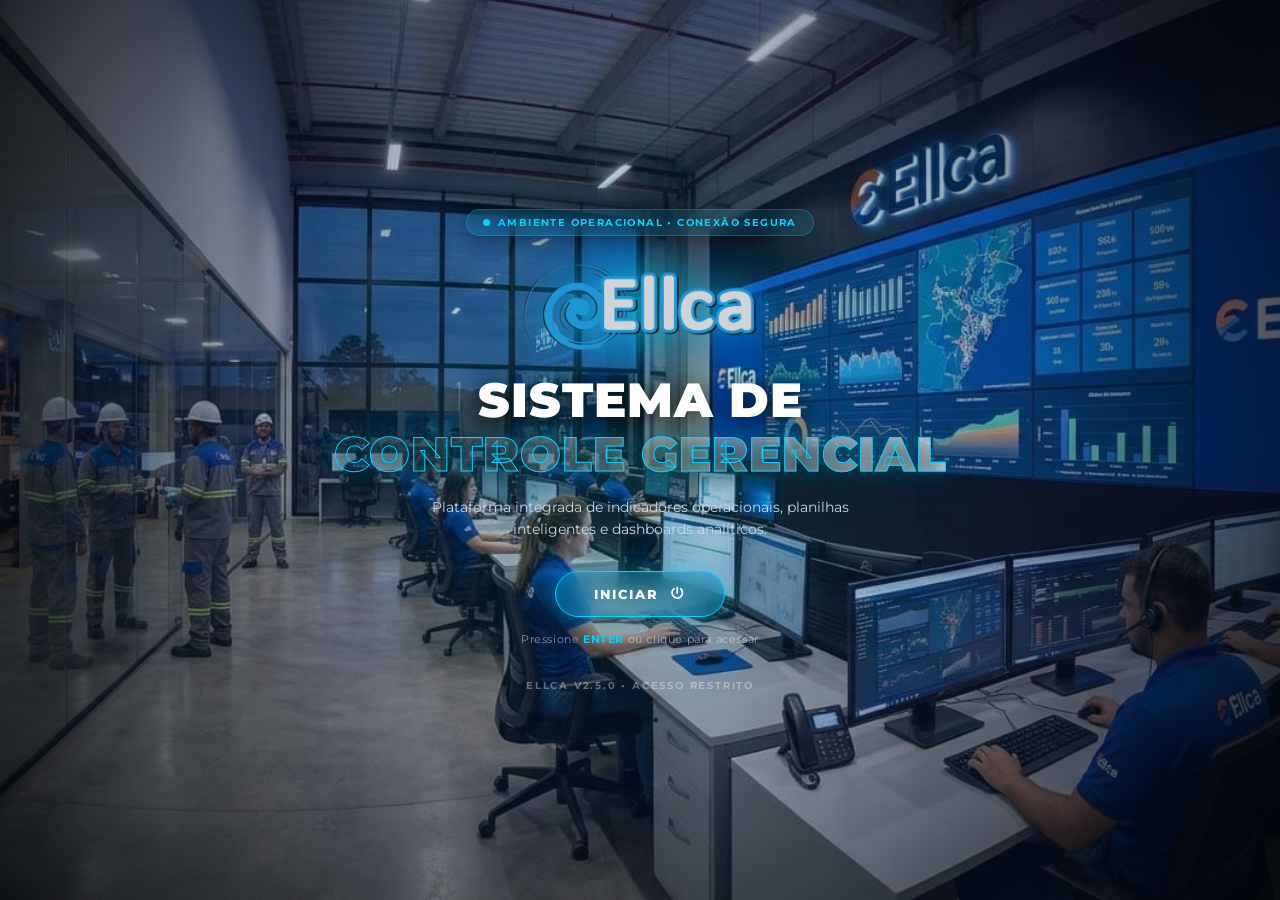
<file: index.html>
<!DOCTYPE html>
<html lang="pt-br">

<head>
    <meta charset="UTF-8">
    <meta name="viewport" content="width=device-width, initial-scale=1.0">
    <title>ELLCA | ACESSO AO SISTEMA</title>

    <!-- Fonte -->
    <link href="https://fonts.googleapis.com/css2?family=Montserrat:wght@400;600;700;900&display=swap" rel="stylesheet">

    <!-- Ícones -->
    <link rel="stylesheet" href="https://cdnjs.cloudflare.com/ajax/libs/font-awesome/6.4.0/css/all.min.css">

    <!-- CSS Unificado -->
    <link rel="stylesheet" href="styles_index.css">

    <!-- Estilos Exclusivos da Tela de Capa -->
    <style>
        body {
            display: flex;
            align-items: center;
            justify-content: center;
            min-height: 100vh;
            min-height: 100dvh;
            position: relative;
            overflow: hidden;
            background: #02050a;
        }

        .capa-bg {
            position: fixed;
            inset: 0;
            background:
                radial-gradient(circle at 50% 45%, rgba(0, 212, 255, 0.14) 0%, rgba(10, 32, 74, 0.35) 45%, rgba(2, 5, 10, 0.94) 100%),
                url('img/Capa_home.jpg') center / cover no-repeat;
            z-index: 0;
            transform: scale(1.03);
            animation: capaZoom 18s ease-in-out infinite alternate;
        }

        @keyframes capaZoom {
            0% { transform: scale(1.02); }
            100% { transform: scale(1.07); }
        }

        .capa-grid-overlay {
            position: fixed;
            inset: 0;
            background-image:
                linear-gradient(rgba(0, 212, 255, 0.045) 1px, transparent 1px),
                linear-gradient(90deg, rgba(0, 212, 255, 0.045) 1px, transparent 1px);
            background-size: 46px 46px;
            mask-image: radial-gradient(circle at center, rgba(0, 0, 0, 0.85) 20%, transparent 80%);
            -webkit-mask-image: radial-gradient(circle at center, rgba(0, 0, 0, 0.85) 20%, transparent 80%);
            z-index: 1;
            pointer-events: none;
        }

        .capa-wrapper {
            position: relative;
            z-index: 10;
            display: flex;
            flex-direction: column;
            align-items: center;
            justify-content: center;
            text-align: center;
            padding: 36px 28px;
            max-width: 680px;
            width: 92%;
            transition: opacity 0.38s ease, transform 0.38s cubic-bezier(0.22, 1, 0.36, 1), filter 0.38s ease;
        }

        .capa-wrapper.saindo {
            opacity: 0;
            transform: scale(1.06);
            filter: blur(8px);
        }

        .capa-status-pill {
            display: inline-flex;
            align-items: center;
            gap: 8px;
            background: rgba(0, 212, 255, 0.08);
            border: 1px solid rgba(0, 212, 255, 0.28);
            backdrop-filter: blur(10px);
            -webkit-backdrop-filter: blur(10px);
            padding: 6px 16px;
            border-radius: 50px;
            font-size: 10px;
            font-weight: 700;
            letter-spacing: 1.4px;
            color: var(--primary);
            margin-bottom: 24px;
            box-shadow: 0 4px 20px rgba(0, 0, 0, 0.4);
        }

        .capa-logo-box {
            position: relative;
            display: flex;
            align-items: center;
            justify-content: center;
            margin-bottom: 22px;
        }

        .capa-logo-box::before {
            content: '';
            position: absolute;
            width: 175px;
            height: 175px;
            border-radius: 50%;
            background: radial-gradient(circle, rgba(0, 212, 255, 0.34) 0%, rgba(0, 85, 255, 0.12) 55%, transparent 75%);
            filter: blur(14px);
            animation: logoHaloPulse 3.5s ease-in-out infinite;
            z-index: -1;
        }

        @keyframes logoHaloPulse {
            0%, 100% { transform: scale(0.95); opacity: 0.75; }
            50% { transform: scale(1.12); opacity: 1; }
        }

        .capa-logo {
            height: 92px;
            width: auto;
            display: block;
            filter: drop-shadow(0 0 18px rgba(0, 212, 255, 0.45));
        }

        .capa-title {
            font-size: clamp(28px, 4.4vw, 48px) !important;
            font-weight: 900;
            line-height: 1.12;
            letter-spacing: 1px;
            margin-bottom: 14px;
            text-shadow: 0 4px 24px rgba(0, 0, 0, 0.8);
        }

        .capa-subtitle {
            font-size: clamp(12px, 1.1vw, 14px);
            color: #cbd5e1;
            line-height: 1.6;
            max-width: 500px;
            margin-bottom: 30px;
        }

        .btn-iniciar {
            position: relative;
            display: inline-flex;
            align-items: center;
            justify-content: center;
            gap: 12px;
            padding: 14px 38px;
            border-radius: 50px;
            background: linear-gradient(135deg, rgba(0, 212, 255, 0.22) 0%, rgba(0, 142, 191, 0.48) 100%);
            border: 1.5px solid var(--primary);
            color: #ffffff !important;
            font-size: 13px;
            font-weight: 800;
            letter-spacing: 2px;
            text-transform: uppercase;
            backdrop-filter: blur(12px);
            -webkit-backdrop-filter: blur(12px);
            box-shadow:
                0 0 24px rgba(0, 212, 255, 0.38),
                inset 0 0 12px rgba(0, 212, 255, 0.28);
            transition: all 0.3s cubic-bezier(0.22, 1, 0.36, 1);
            cursor: pointer;
        }

        .btn-iniciar:hover {
            background: var(--primary);
            border-color: #ffffff;
            color: #02060f !important;
            transform: translateY(-3px) scale(1.04);
            box-shadow:
                0 0 34px var(--primary),
                0 0 12px rgba(255, 255, 255, 0.9);
        }

        .btn-iniciar:active {
            transform: scale(0.97);
        }

        .capa-hint {
            margin-top: 16px;
            font-size: 10.5px;
            color: rgba(255, 255, 255, 0.52);
            letter-spacing: 0.6px;
        }

        .capa-hint strong {
            color: var(--primary);
            font-weight: 700;
        }

        .version-tag {
            margin-top: 34px;
            font-size: 9.5px;
            font-weight: 700;
            letter-spacing: 1.8px;
            color: rgba(255, 255, 255, 0.36);
            text-transform: uppercase;
        }

        @media (max-width: 600px) {
            .capa-logo {
                height: 74px;
            }

            .capa-status-pill {
                font-size: 8.5px;
                padding: 5px 12px;
            }

            .btn-iniciar {
                padding: 13px 32px;
                font-size: 12px;
            }
        }
    </style>
</head>

<body>

    <div class="capa-bg"></div>
    <div class="capa-grid-overlay"></div>

    <div class="capa-wrapper" id="capaWrapper">
        <!-- Badge de Status Superior -->
        <div class="capa-status-pill">
            <span class="pulse-dot"></span>
            <span>AMBIENTE OPERACIONAL • CONEXÃO SEGURA</span>
        </div>

        <!-- Logo animada com halo de luz -->
        <div class="capa-logo-box">
            <img src="img/logo_ellca.png" alt="Logo ELLCA" class="capa-logo">
        </div>
        
        <!-- Título com efeito neon herdado -->
        <h1 class="capa-title title">
            SISTEMA DE <br><span>CONTROLE GERENCIAL</span>
        </h1>
        
        <p class="capa-subtitle">
            Plataforma integrada de indicadores operacionais, planilhas inteligentes e dashboards analíticos.
        </p>
        
        <!-- Botão que direciona para a página principal -->
        <a href="login.html" class="btn-iniciar" id="btnIniciar">
            <span>INICIAR</span>
            <i class="fa-solid fa-power-off"></i>
        </a>

        <span class="capa-hint">Pressione <strong>ENTER</strong> ou clique para acessar</span>

        <!-- Rodapé simples de sistema -->
        <div class="version-tag">ELLCA V2.5.0 • ACESSO RESTRITO</div>
    </div>

    <script>
        document.addEventListener('DOMContentLoaded', () => {
            const btnIniciar = document.getElementById('btnIniciar');
            const capaWrapper = document.getElementById('capaWrapper');

            function entrarNoSistema(e) {
                if (e) e.preventDefault();
                if (!capaWrapper || !btnIniciar) {
                    window.location.href = 'home.html';
                    return;
                }
                capaWrapper.classList.add('saindo');
                setTimeout(() => {
                    window.location.href = btnIniciar.getAttribute('href');
                }, 380);
            }

            if (btnIniciar) {
                btnIniciar.addEventListener('click', entrarNoSistema);
            }

            document.addEventListener('keydown', (e) => {
                if (e.key === 'Enter') {
                    entrarNoSistema(e);
                }
            });
        });
    </script>

</body>
</html>
</file>
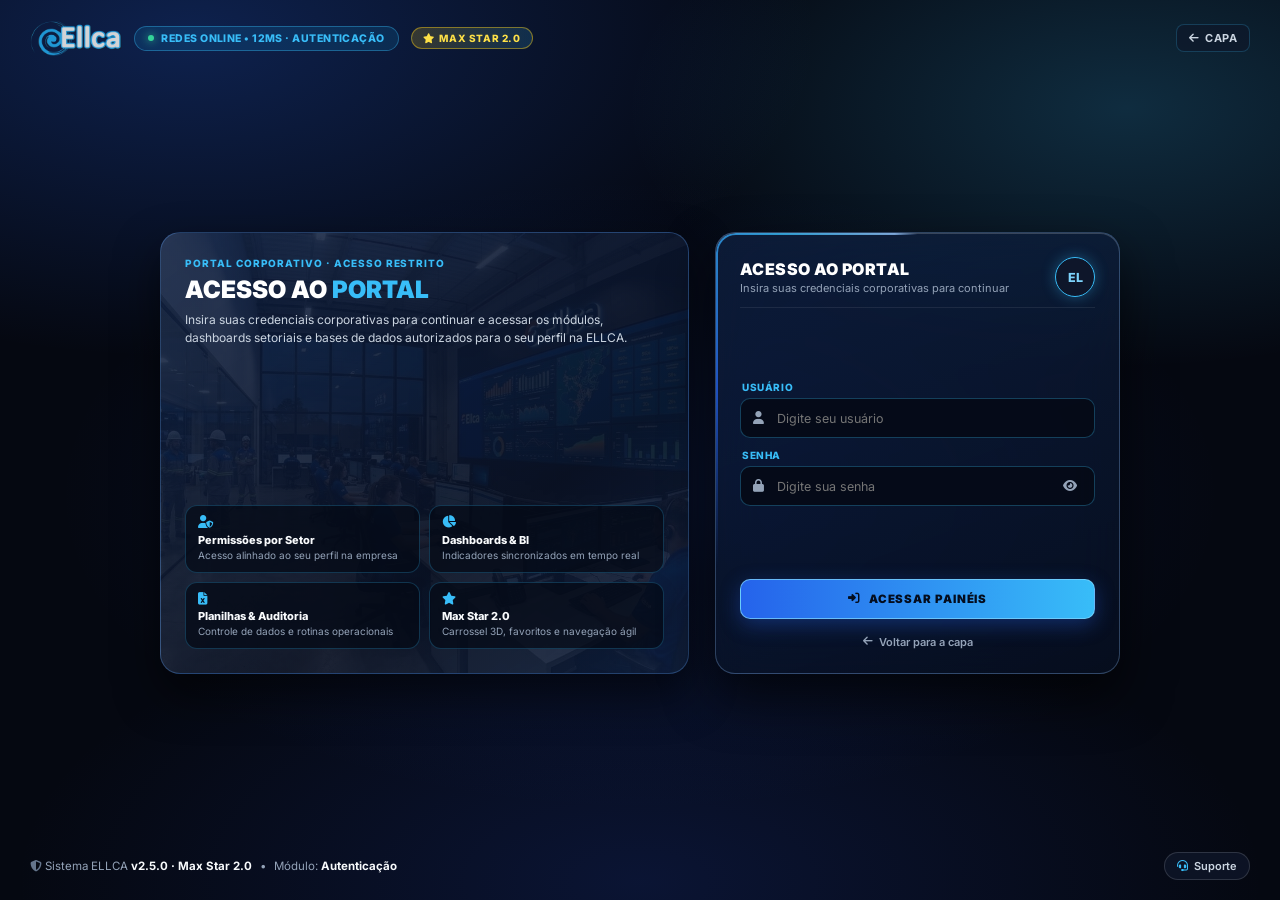
<file: dashboard.html>
<!DOCTYPE html>
<html lang="pt-BR">

<head>
  <!-- Define o conjunto de caracteres UTF-8 para suportar acentos e símbolos especiais -->
  <meta charset="UTF-8" />
  <!-- Garante responsividade em telas de diferentes tamanhos (mobile, tablet, desktop) -->
  <meta name="viewport" content="width=device-width, initial-scale=1.0" />
  <!-- Título exibido na aba do navegador -->
  <title>ELLCA | DASHBOARDS BI • PREMIUM MAX STAR 2.0</title>

  <!-- Pré-conecta ao servidor de fontes para acelerar o carregamento -->
  <link rel="preconnect" href="https://fonts.googleapis.com" />
  <link rel="preconnect" href="https://fonts.gstatic.com" crossorigin />
  <!-- Importa a família tipográfica Inter com vários pesos (400 a 900) -->
  <link href="https://fonts.googleapis.com/css2?family=Inter:wght@400;500;600;700;800;900&display=swap" rel="stylesheet" />

  <!-- Guarda de autenticação: redireciona para login.html se a sessão não estiver autenticada -->
  <script>
    if (sessionStorage.getItem('ellca_auth') !== 'true') { // Verifica flag de autenticação na sessão atual
      window.location.replace('login.html'); // Substitui a URL atual sem deixar histórico de volta
    }
  </script>

  <style>
    /* Variáveis globais CSS para dimensões adaptativas e duração da animação da borda */
    :root {
      --card-w: clamp(276px, 19.5vw, 320px); /* Largura fluida do card entre 276px e 320px */
      --card-h: clamp(326px, 38vh, 356px); /* Altura fluida do card baseada na viewport */
      --card-img-h: clamp(122px, 12vh, 142px); /* Altura da imagem de capa dentro do card */
      --card-turn: 4.2s; /* Tempo de um giro completo do brilho na borda */
    }

    /* Registra propriedade customizada do tipo <angle> para animar rotação com CSS */
    @property --sweep-angle {
      syntax: "<angle>"; /* Aceita valores angulares como deg ou turn */
      initial-value: 0deg; /* Ângulo inicial da varredura luminosa */
      inherits: false; /* Não herda automaticamente para elementos filhos */
    }

    /* Animação contínua de 0deg a 360deg para o feixe da borda */
    @keyframes borderSweepContinuous {
      from { --sweep-angle: 0deg; } /* Ponto de partida */
      to { --sweep-angle: 360deg; } /* Volta completa ao círculo */
    }

    /* Pulso suave do indicador de status online */
    @keyframes pulseDot {
      0%, 100% { transform: scale(1); opacity: 1; } /* Tamanho e opacidade normais */
      50% { transform: scale(1.35); opacity: 0.65; } /* Leve expansão e transparência no pico */
    }

    /* Entrada suave do card central no modo carrossel 3D */
    @keyframes card3dTurnIn {
      0% { transform: translate3d(0, 6px, 0) scale(0.95); } /* Começa levemente abaixo e menor */
      100% { transform: translate3d(0, 0, 0) scale(1); } /* Assenta na posição final */
    }

    /* Glow pulsante para o selo da IA executiva */
    @keyframes aiPulse {
      0%, 100% { box-shadow: 0 0 0 rgba(56, 189, 248, 0); } /* Sem halo externo */
      50% { box-shadow: 0 0 16px rgba(56, 189, 248, 0.38); } /* Halo azul-ciano no meio do ciclo */
    }

    /* Glow azul-ciano suave para o selo Max Star 2.0 */
    @keyframes starGlow {
      0%, 100% { box-shadow: 0 0 0 rgba(56, 189, 248, 0); } /* Estado base */
      50% { box-shadow: 0 0 14px rgba(56, 189, 248, 0.35); } /* Brilho azul-ciano no pico */
    }

    /* Reset universal de margens, preenchimentos, box-sizing e fonte padrão */
    *, *::before, *::after {
      box-sizing: border-box; /* Inclui borda e padding no cálculo de largura/altura */
      margin: 0; /* Remove margem padrão do navegador */
      padding: 0; /* Remove padding padrão do navegador */
      font-family: 'Inter', system-ui, -apple-system, BlinkMacSystemFont, 'Segoe UI', Roboto, sans-serif; /* Pilha de fontes */
    }

    /* Garante altura mínima de 100% em html e body */
    html, body {
      min-height: 100%; /* Ocupa ao menos toda a altura disponível */
    }

    /* Fundo escuro executivo com múltiplas camadas de luz radial (gradiente atmosférico) */
    body {
      background-color: #050811; /* Cor base azul-marinho quase preto */
      background-image:
        radial-gradient(ellipse 75% 55% at 15% 4%, rgba(37, 99, 235, 0.25) 0%, transparent 65%), /* Luz azul superior esquerda */
        radial-gradient(ellipse 65% 48% at 88% 12%, rgba(56, 189, 248, 0.18) 0%, transparent 60%), /* Luz ciano superior direita */
        radial-gradient(ellipse 65% 50% at 50% 55%, rgba(29, 78, 216, 0.12) 0%, transparent 70%), /* Luz central difusa */
        radial-gradient(ellipse 75% 50% at 50% 98%, rgba(30, 64, 175, 0.18) 0%, transparent 65%); /* Luz azul na base */
      color: #f8fafc; /* Cor principal do texto (branco gelo) */
      min-height: 100vh; /* Fallback de altura total da janela */
      min-height: 100dvh; /* Altura dinâmica da viewport (evita cortes em barras mobile) */
      padding: clamp(10px, 1.4vh, 16px) clamp(14px, 2vw, 24px); /* Espaçamento externo responsivo */
      display: flex; /* Layout flexível vertical */
      flex-direction: column; /* Empilha seções de cima para baixo */
      overflow-y: auto; /* Permite rolagem vertical quando necessário */
      overflow-x: hidden; /* Evita rolagem horizontal indesejada */
    }

    /* ================= SISTEMA DE ÍCONES SVG BOLD + FALLBACK NATIVO ================= */
    .ico-svg {
      width: 1.08em; /* Escala proporcional ao tamanho da fonte do elemento pai */
      height: 1.08em; /* Mantém proporção quadrada 1:1 */
      display: inline-block; /* Permite alinhamento com texto */
      vertical-align: -0.16em; /* Ajuste fino de alinhamento óptico com a linha de base */
      flex-shrink: 0; /* Impede que o ícone seja esmagado em flex containers */
      stroke: currentColor; /* Herda a cor do texto atual para o traço */
      fill: none; /* Ícones de linha sem preenchimento interno por padrão */
      stroke-width: 2.45; /* Espessura do traço */
      stroke-linecap: round; /* Extremidades arredondadas nos traços */
      stroke-linejoin: round; /* Junções arredondadas entre segmentos */
      shape-rendering: geometricPrecision; /* Renderização nítida de geometria */
      overflow: visible; /* Evita corte de traços nas bordas do viewBox */
    }

    /* Aumenta espessura do traço em ícones de botões e controles principais */
    .hero-icon-box .ico-svg,
    .hero-btn .ico-svg,
    .cat-btn .ico-svg,
    .btn-primary-card .ico-svg,
    .btn-info-aba .ico-svg,
    .carousel-arrow .ico-svg,
    .carousel-status-label .ico-svg,
    .btn-back-circle .ico-svg,
    .btn-ai-trigger .ico-svg,
    .btn-ai-next .ico-svg,
    .btn-drawer-blue .ico-svg {
      stroke-width: 2.65; /* Traço mais marcante para botões de ação */
    }

    /* Tamanho e brilho azul-ciano do ícone principal no hero */
    .hero-icon-box .ico-svg {
      width: 21px; /* Largura fixa do ícone da coroa/hero */
      height: 21px; /* Altura fixa do ícone da coroa/hero */
      filter: drop-shadow(0 0 8px rgba(56, 189, 248, 0.45)); /* Brilho azul-ciano sutil */
    }

    /* Espessura refinada para ícones de pílulas, badges e navegação */
    .kpi-pill-item .ico-svg,
    .btn-fav-card .ico-svg,
    .hero-greeting-pill .ico-svg,
    .card-badge-tag .ico-svg,
    .top-nav-link .ico-svg,
    .max-star-tag .ico-svg,
    .exec-ai-badge .ico-svg,
    .ai-chip-btn .ico-svg {
      stroke-width: 2.25; /* Traço equilibrado para textos compactos */
    }

    /* Destaque azul-ciano nos ícones de KPI */
    .kpi-pill-item .ico-svg {
      color: #38bdf8; /* Azul-ciano */
      filter: drop-shadow(0 0 4px rgba(56, 189, 248, 0.35)); /* Leve glow azul-ciano */
    }

    /* Alinha números com largura uniforme para não "dançarem" ao atualizar relógio/KPIs */
    .tabular { font-variant-numeric: tabular-nums; }

    /* Trunca texto em uma única linha com reticências (...) */
    .ellipsis-single {
      white-space: nowrap; /* Impede quebra de linha */
      overflow: hidden; /* Esconde o que ultrapassa a caixa */
      text-overflow: ellipsis; /* Exibe "..." no final */
      min-width: 0; /* Permite encolher dentro de grid/flex */
    }

    /* Trunca texto em até 2 linhas com reticências */
    .ellipsis-multi {
      display: -webkit-box; /* Necessário para line-clamp WebKit */
      -webkit-box-orient: vertical; /* Orientação vertical das linhas */
      -webkit-line-clamp: 2; /* Limita a 2 linhas */
      overflow: hidden; /* Oculta excedente */
      min-width: 0; /* Permite encolher corretamente */
    }

    /* Customização da barra de rolagem (WebKit) */
    ::-webkit-scrollbar { width: 6px; height: 6px; } /* Largura/altura fina da scrollbar */
    ::-webkit-scrollbar-track { background: #050811; } /* Trilho escuro */
    ::-webkit-scrollbar-thumb { background: rgba(56, 189, 248, 0.38); border-radius: 999px; } /* Alça azul translúcida */
    ::-webkit-scrollbar-thumb:hover { background: rgba(56, 189, 248, 0.65); } /* Alça mais visível no hover */

    /* Container principal centralizado que organiza toda a página */
    .page-container {
      max-width: 1560px; /* Largura máxima em telas largas */
      width: 100%; /* Ocupa 100% até o limite máximo */
      min-height: calc(100dvh - 30px); /* Garante altura mínima próxima da tela inteira */
      margin: 0 auto; /* Centraliza horizontalmente */
      display: flex; /* Layout em coluna */
      flex-direction: column; /* Elementos empilhados verticalmente */
      justify-content: space-between; /* Distribui espaço entre topo, meio e rodapé */
      gap: 11px; /* Espaçamento entre blocos principais */
    }

    /* ================= BARRA SUPERIOR RECOLHÍVEL ================= */
    .top-navbar-collapse {
      max-height: 90px; /* Altura máxima quando expandida */
      opacity: 1; /* Totalmente visível */
      transform: translateY(0); /* Posição normal */
      overflow: hidden; /* Esconde conteúdo durante transição de recolhimento */
      flex-shrink: 0; /* Não encolhe verticalmente sem transição */
      transition: max-height 0.28s ease, opacity 0.22s ease, transform 0.25s ease, margin 0.25s ease; /* Animação suave */
    }

    /* Estado recolhido quando o usuário clica em "Ocultar menu" */
    body.menu-hidden .top-navbar-collapse {
      max-height: 0; /* Recolhe altura a zero */
      opacity: 0; /* Fica invisível */
      transform: translateY(-10px); /* Desliza levemente para cima */
      pointer-events: none; /* Bloqueia cliques quando oculto */
      margin-bottom: -10px; /* Compensa o gap para fechar o espaço */
    }

    /* Linha horizontal da barra de navegação superior */
    .top-navbar {
      display: flex; /* Itens em linha */
      align-items: center; /* Centraliza verticalmente */
      justify-content: space-between; /* Marca à esquerda, links à direita */
      gap: 8px; /* Espaço entre grupos */
      padding: 1px 2px; /* Pequeno respiro lateral */
      width: 100%; /* Largura total */
    }

    /* Lado esquerdo: logo, status de rede, badge Max Star e avatar */
    .nav-brand-side {
      display: flex; /* Itens em linha */
      align-items: center; /* Alinhamento vertical central */
      gap: 8px; /* Espaço entre badges e logo */
      flex-shrink: 0; /* Evita quebra prematura */
      min-width: 0; /* Permite truncamento interno se necessário */
    }

    /* Link/logo da marca ELLCA */
    .brand-logo {
      display: inline-flex; /* Alinha imagem e texto lado a lado */
      align-items: center; /* Centraliza verticalmente */
      gap: 8px; /* Espaço entre ícone e nome */
      text-decoration: none; /* Remove sublinhado de link */
      color: #ffffff; /* Texto branco */
      font-weight: 800; /* Peso extra-negrito */
      font-size: 18px; /* Tamanho da marca */
      flex-shrink: 0; /* Mantém logo íntegro */
    }

    /* Imagem do logotipo */
    .brand-logo img {
      height: 32px; /* Altura fixa da logo na navbar */
      width: auto; /* Largura proporcional automática */
      max-width: 140px; /* Limite máximo de largura */
      object-fit: contain; /* Mantém proporção sem distorcer */
      display: block; /* Remove espaço inline inferior */
    }

    /* Texto alternativo exibido apenas se a imagem da logo falhar ao carregar */
    .brand-fallback {
      display: none; /* Oculto por padrão */
      align-items: center; /* Alinha verticalmente quando ativado via JS */
      gap: 8px; /* Espaço entre emoji e nome */
      font-weight: 800; /* Negrito forte */
      font-size: 18px; /* Mesmo porte da logo */
      color: #60a5fa; /* Azul claro de destaque */
    }

    /* Pílula de status da rede e módulo atual */
    .module-pill {
      display: inline-flex; /* Conteúdo em linha */
      align-items: center; /* Centraliza verticalmente */
      gap: 6px; /* Espaço entre bolinha e texto */
      padding: 4px 10px; /* Preenchimento interno */
      border-radius: 999px; /* Formato pílula */
      background: rgba(14, 165, 233, 0.14); /* Fundo azul translúcido */
      border: 1px solid rgba(56, 189, 248, 0.38); /* Borda ciano suave */
      color: #38bdf8; /* Texto azul-ciano */
      font-size: 9.5px; /* Fonte compacta */
      font-weight: 800; /* Negrito forte */
      letter-spacing: 0.4px; /* Espaçamento entre letras */
      text-transform: uppercase; /* Caixa alta */
      white-space: nowrap; /* Não quebra linha */
    }

    /* Bolinha verde pulsante indicando rede online */
    .module-pill .dot {
      width: 6px; /* Diâmetro da bolinha */
      height: 6px; /* Diâmetro da bolinha */
      border-radius: 50%; /* Círculo perfeito */
      background: #34d399; /* Verde esmeralda */
      box-shadow: 0 0 8px #34d399; /* Brilho verde */
      animation: pulseDot 2s infinite; /* Pulsa continuamente */
    }

    /* Badge azul-ciano do plano/edição Max Star 2.0 */
    .max-star-tag {
      display: inline-flex; /* Layout em linha */
      align-items: center; /* Centraliza ícone e texto */
      gap: 5px; /* Espaço entre estrela e rótulo */
      padding: 4px 10px; /* Espaçamento interno */
      border-radius: 999px; /* Formato pílula */
      background: linear-gradient(90deg, rgba(37, 99, 235, 0.24), rgba(56, 189, 248, 0.22)); /* Gradiente azul/ciano */
      border: 1px solid rgba(56, 189, 248, 0.50); /* Borda azul-ciano */
      color: #7dd3fc; /* Azul-ciano claro vibrante */
      font-size: 9.5px; /* Tamanho compacto */
      font-weight: 800; /* Negrito forte */
      letter-spacing: 0.5px; /* Espaçamento de letras */
      text-transform: uppercase; /* Caixa alta */
      white-space: nowrap; /* Mantém em uma linha */
      animation: starGlow 3.2s infinite; /* Brilho pulsante */
    }

    /* Círculo com as iniciais do usuário logado */
    .user-avatar-ring {
      width: 30px; /* Largura do círculo */
      height: 30px; /* Altura do círculo */
      border-radius: 50%; /* Formato circular */
      border: 1.5px solid #38bdf8; /* Aro azul-ciano */
      background: rgba(15, 23, 42, 0.85); /* Fundo escuro */
      box-shadow: 0 0 12px rgba(56, 189, 248, 0.32); /* Halo azul-ciano */
      color: #7dd3fc; /* Iniciais em azul-ciano claro */
      font-size: 10.5px; /* Tamanho das iniciais */
      font-weight: 800; /* Negrito */
      display: inline-flex; /* Centralização flex */
      align-items: center; /* Centro vertical */
      justify-content: center; /* Centro horizontal */
      flex-shrink: 0; /* Não deforma */
    }

    /* Container dos links de navegação à direita */
    .nav-links-side {
      display: flex; /* Links em linha */
      align-items: center; /* Alinhamento vertical central */
      flex-wrap: nowrap; /* Mantém em uma única linha no desktop */
      gap: 4px; /* Espaço curto entre links */
    }

    /* Cada link de navegação superior */
    .top-nav-link {
      text-decoration: none; /* Sem sublinhado */
      color: #cbd5e1; /* Cinza claro */
      font-size: 10px; /* Tamanho compacto */
      font-weight: 700; /* Seminegrito/negrito */
      letter-spacing: 0.3px; /* Leve espaçamento */
      text-transform: uppercase; /* Caixa alta */
      display: inline-flex; /* Ícone + texto lado a lado */
      align-items: center; /* Centraliza verticalmente */
      gap: 5px; /* Espaço entre ícone e rótulo */
      padding: 5px 7px; /* Área clicável confortável */
      border-radius: 8px; /* Cantos arredondados */
      white-space: nowrap; /* Não quebra texto */
      transition: color 0.2s ease, background 0.2s ease; /* Transição suave de hover/ativo */
    }

    /* Estado hover e página ativa na navegação superior */
    .top-nav-link:hover,
    .top-nav-link.active {
      color: #38bdf8; /* Destaque ciano */
      background: rgba(56, 189, 248, 0.14); /* Fundo sutil ciano */
    }

    /* Botão circular de voltar para home.html */
    .btn-back-circle {
      width: 28px; /* Largura circular */
      height: 28px; /* Altura circular */
      border-radius: 50%; /* Círculo perfeito */
      border: 1px solid rgba(56, 189, 248, 0.35); /* Borda ciano suave */
      background: rgba(15, 23, 42, 0.8); /* Fundo escuro */
      color: #e2e8f0; /* Seta clara */
      display: inline-flex; /* Centraliza ícone */
      align-items: center; /* Centro vertical */
      justify-content: center; /* Centro horizontal */
      text-decoration: none; /* Remove sublinhado caso vire <a> */
      font-size: 11px; /* Tamanho base */
      cursor: pointer; /* Cursor de botão clicável */
      flex-shrink: 0; /* Não encolhe */
      transition: all 0.2s ease; /* Suaviza mudanças visuais */
    }

    /* Hover do botão circular de voltar */
    .btn-back-circle:hover {
      border-color: #38bdf8; /* Borda mais brilhante */
      background: rgba(56, 189, 248, 0.22); /* Fundo azulado */
      color: #ffffff; /* Ícone branco */
    }

    /* ================= HERO BANNER EXECUTIVO + SAUDAÇÃO IA ================= */
    .hero-banner {
      position: relative; /* Referência para pseudo-elementos decorativos */
      border-radius: 16px; /* Cantos arredondados do banner */
      padding: 14px 20px; /* Espaçamento interno */
      background:
        linear-gradient(135deg, rgba(14, 32, 66, 0.80) 0%, rgba(9, 17, 36, 0.85) 55%, rgba(15, 32, 64, 0.78) 100%), /* Camada escura para contraste do texto */
        url('img/Card_gerencial.jpg') center/cover no-repeat; /* Imagem de fundo cobrindo o banner */
      backdrop-filter: blur(20px) saturate(145%); /* Efeito glassmorphism atrás do banner */
      -webkit-backdrop-filter: blur(20px) saturate(145%); /* Prefixo Safari/iOS */
      border: 1px solid rgba(56, 189, 248, 0.32); /* Borda azul-ciano discreta */
      box-shadow:
        0 14px 32px rgba(0, 0, 0, 0.55), /* Sombra externa profunda */
        inset 0 1px 0 rgba(255, 255, 255, 0.14); /* Filete de luz superior interno */
      display: flex; /* Layout em coluna */
      flex-direction: column; /* Empilha topo, faixa IA e barra de ações */
      gap: 9px; /* Espaçamento entre linhas do hero */
      overflow: hidden; /* Contém o brilho decorativo ::after */
      flex-shrink: 0; /* Mantém altura estável */
    }

    /* Mancha de luz decorativa no canto superior direito do hero */
    .hero-banner::after {
      content: ""; /* Elemento puramente visual */
      position: absolute; /* Posicionado em relação ao .hero-banner */
      top: -60px; /* Ultrapassa levemente o topo */
      right: -40px; /* Ultrapassa levemente a direita */
      width: 280px; /* Largura da luz radial */
      height: 200px; /* Altura da luz radial */
      background: radial-gradient(circle, rgba(129, 140, 248, 0.16) 0%, rgba(56, 189, 248, 0.18) 45%, transparent 72%); /* Gradiente índigo/ciano */
      pointer-events: none; /* Não intercepta cliques ou seleção de texto */
    }

    /* Linha superior do hero: título à esquerda e métricas rápidas à direita */
    .hero-top-split {
      display: flex; /* Layout horizontal */
      align-items: center; /* Alinhamento vertical central */
      justify-content: space-between; /* Separa título e cards de resumo */
      flex-wrap: wrap; /* Permite quebra em telas menores */
      gap: 14px; /* Espaço entre colunas */
      position: relative; /* Fica acima do fundo */
      z-index: 2; /* Camada superior ao ::after */
    }

    /* Bloco do ícone principal + saudação + título e subtítulo */
    .hero-title-row {
      display: flex; /* Ícone ao lado do bloco de texto */
      align-items: center; /* Alinhamento central vertical */
      gap: 12px; /* Espaço entre ícone e textos */
      max-width: 1020px; /* Limita largura para boa leitura */
      min-width: 0; /* Permite truncamento interno */
    }

    /* Caixa quadrada arredondada para o ícone executivo */
    .hero-icon-box {
      width: 42px; /* Largura da caixa */
      height: 42px; /* Altura da caixa */
      border-radius: 12px; /* Cantos arredondados */
      background: linear-gradient(145deg, rgba(56, 189, 248, 0.28), rgba(37, 99, 235, 0.34)); /* Fundo ciano/azul */
      border: 1px solid rgba(56, 189, 248, 0.52); /* Borda azul-ciano */
      box-shadow: 0 6px 18px rgba(56, 189, 248, 0.22), inset 0 1px 0 rgba(255, 255, 255, 0.22); /* Sombra e brilho interno */
      color: #7dd3fc; /* Cor do ícone */
      display: flex; /* Centraliza o SVG */
      align-items: center; /* Centro vertical */
      justify-content: center; /* Centro horizontal */
      font-size: 17px; /* Tamanho base */
      flex-shrink: 0; /* Não encolhe */
    }

    /* Pílula de saudação personalizada, cidade, temperatura e relógio */
    .hero-greeting-pill {
      display: inline-flex; /* Itens em linha */
      align-items: center; /* Centraliza verticalmente */
      flex-wrap: wrap; /* Quebra suavemente em telas estreitas */
      gap: 8px; /* Espaço entre itens */
      max-width: 100%; /* Não ultrapassa o container */
      min-height: 28px; /* Altura mínima uniforme */
      font-size: 11px; /* Texto compacto */
      font-weight: 700; /* Negrito */
      letter-spacing: 0.15px; /* Leve espaçamento */
      color: #bae6fd; /* Azul-ciano suave */
      background: rgba(255, 255, 255, 0.06); /* Vidro translúcido */
      backdrop-filter: blur(14px) saturate(150%); /* Desfoque de fundo */
      -webkit-backdrop-filter: blur(14px) saturate(150%); /* Compatibilidade Safari */
      border: 1px solid rgba(255, 255, 255, 0.18); /* Borda sutil de vidro */
      box-shadow: inset 0 1px 0 rgba(255, 255, 255, 0.16); /* Reflexo superior */
      padding: 5px 14px; /* Preenchimento interno */
      border-radius: 999px; /* Formato pílula */
      margin-bottom: 5px; /* Espaço antes do título principal */
    }

    /* Separador visual entre segmentos da pílula de saudação */
    .hero-greeting-pill .pill-sep {
      opacity: 0.5; /* Mais discreto que o texto principal */
      color: #cbd5e1; /* Cinza claro */
      margin: 0 2px; /* Pequena margem lateral */
    }

    /* Agrupa ícone e valor de cada informação dentro da pílula */
    .hero-greeting-pill .pill-item {
      display: inline-flex; /* Alinha ícone e texto */
      align-items: center; /* Centro vertical */
      gap: 5px; /* Espaço entre ícone e dado */
    }

    .hero-greeting-pill .pill-temp { color: #7dd3fc; } /* Destaque azul claro para temperatura */
    .hero-greeting-pill .pill-clock { color: #6ee7b7; } /* Destaque verde menta para horário */

    /* Título principal da seção ("DASHBOARDS CORPORATIVOS") */
    .hero-main-title {
      font-size: clamp(16px, 1.5vw, 18px); /* Escala fluida entre 16px e 18px */
      font-weight: 800; /* Negrito forte */
      letter-spacing: 0.2px; /* Espaçamento sutil */
      color: #ffffff; /* Branco puro */
      text-transform: uppercase; /* Caixa alta */
    }

    /* Palavra "CORPORATIVOS" destacada em azul-ciano */
    .hero-main-title span { color: #38bdf8; }

    /* Descrição curta abaixo do título principal */
    .hero-subtitle {
      font-size: 11.5px; /* Tamanho legível e compacto */
      color: #cbd5e1; /* Cinza claro */
      margin-top: 2px; /* Pequeno afastamento do título */
      line-height: 1.35; /* Altura de linha confortável */
    }

    /* Container dos cartões rápidos à direita do hero */
    .hero-right-stats {
      display: flex; /* Cartões lado a lado */
      align-items: center; /* Alinhamento central */
      flex-wrap: wrap; /* Quebra em telas menores */
      gap: 10px; /* Espaçamento entre cartões */
    }

    /* Cada mini-card de estatística rápida ("Painéis Ativos", "Desempenho BI", "Atualização") */
    .quick-stat-pill {
      padding: 8px 14px; /* Preenchimento interno */
      border-radius: 12px; /* Cantos arredondados */
      background: rgba(255, 255, 255, 0.06); /* Efeito vidro */
      backdrop-filter: blur(14px) saturate(150%); /* Desfoque de fundo */
      -webkit-backdrop-filter: blur(14px) saturate(150%); /* Prefixo Safari */
      border: 1px solid rgba(255, 255, 255, 0.18); /* Borda sutil */
      box-shadow: inset 0 1px 0 rgba(255, 255, 255, 0.16); /* Brilho interno superior */
      min-width: 114px; /* Largura mínima para manter alinhamento */
    }

    /* Rótulo superior pequeno de cada mini-card */
    .quick-stat-pill small {
      display: block; /* Fica em linha própria acima do valor */
      font-size: 9px; /* Tamanho diminuto */
      font-weight: 700; /* Negrito */
      text-transform: uppercase; /* Caixa alta */
      letter-spacing: 0.5px; /* Espaçamento de letras */
      color: #cbd5e1; /* Cinza claro */
    }

    /* Valor principal de cada mini-card */
    .quick-stat-pill strong {
      display: block; /* Linha própria abaixo do rótulo */
      font-size: 12.5px; /* Tamanho de destaque */
      font-weight: 800; /* Extra-negrito */
      color: #ffffff; /* Branco */
      margin-top: 2px; /* Pequeno espaço vertical */
    }

    /* FAIXA IA EXCLUSIVA DA GERÊNCIA */
    .exec-ai-strip {
      position: relative; /* Camada acima do fundo do hero */
      z-index: 2; /* Garante interatividade */
      display: flex; /* Texto à esquerda e botões à direita */
      align-items: center; /* Centraliza verticalmente */
      justify-content: space-between; /* Separa mensagem e ações */
      flex-wrap: wrap; /* Permite quebra em telas menores */
      gap: 10px; /* Espaçamento entre blocos */
      padding: 7px 13px; /* Preenchimento interno compacto */
      border-radius: 11px; /* Cantos arredondados */
      background: rgba(255, 255, 255, 0.06); /* Vidro translúcido */
      backdrop-filter: blur(14px) saturate(150%); /* Desfoque de fundo */
      -webkit-backdrop-filter: blur(14px) saturate(150%); /* Prefixo Safari */
      border: 1px solid rgba(255, 255, 255, 0.18); /* Borda translúcida */
      box-shadow: inset 0 1px 0 rgba(255, 255, 255, 0.16); /* Destaque superior */
    }

    /* Área que contém o badge da IA e o texto do insight */
    .exec-ai-msg-wrap {
      display: flex; /* Badge e texto em linha */
      align-items: center; /* Centraliza verticalmente */
      gap: 9px; /* Espaço entre badge e texto */
      min-width: 0; /* Permite truncar o texto sem estourar a linha */
      flex: 1 1 420px; /* Cresce ocupando espaço disponível */
    }

    /* Selo "ELLCA IA • INSIGHT" */
    .exec-ai-badge {
      display: inline-flex; /* Ícone + texto */
      align-items: center; /* Centro vertical */
      gap: 5px; /* Espaço entre ícone e rótulo */
      padding: 3px 8px; /* Preenchimento interno */
      border-radius: 6px; /* Cantos levemente arredondados */
      background: rgba(56, 189, 248, 0.22); /* Fundo azul-ciano */
      border: 1px solid rgba(125, 211, 252, 0.45); /* Borda ciano clara */
      color: #7dd3fc; /* Texto azul claro */
      font-size: 9.5px; /* Fonte compacta */
      font-weight: 800; /* Negrito forte */
      letter-spacing: 0.5px; /* Espaçamento entre letras */
      text-transform: uppercase; /* Caixa alta */
      flex-shrink: 0; /* Não encolhe o badge */
      animation: aiPulse 3s infinite; /* Pulso sutil contínuo */
    }

    /* Texto rotativo do insight executivo */
    .exec-ai-text {
      font-size: 11.5px; /* Tamanho legível */
      color: #e2e8f0; /* Cinza muito claro */
      line-height: 1.35; /* Espaçamento de linha */
      white-space: nowrap; /* Mantém em uma linha */
      overflow: hidden; /* Esconde excesso */
      text-overflow: ellipsis; /* Adiciona "..." se não couber */
      min-width: 0; /* Necessário para ellipsis em flex */
      transition: opacity 0.25s ease; /* Suaviza troca de insight */
    }

    /* Agrupamento dos botões de controle da faixa IA */
    .exec-ai-actions {
      display: inline-flex; /* Botões lado a lado */
      align-items: center; /* Centro vertical */
      gap: 6px; /* Espaço entre botões */
      flex-shrink: 0; /* Mantém botões intactos */
    }

    /* Botão principal "BRIEFING IA" */
    .btn-ai-trigger {
      height: 26px; /* Altura compacta */
      padding: 0 11px; /* Preenchimento horizontal */
      border-radius: 7px; /* Cantos arredondados */
      background: linear-gradient(90deg, #2563eb, #38bdf8); /* Gradiente azul para ciano */
      border: 1px solid #bae6fd; /* Borda clara */
      color: #040d1e; /* Texto escuro para alto contraste */
      font-size: 9.5px; /* Tamanho pequeno e firme */
      font-weight: 900; /* Peso máximo */
      letter-spacing: 0.4px; /* Espaçamento de letras */
      text-transform: uppercase; /* Caixa alta */
      cursor: pointer; /* Mãozinha ao passar o mouse */
      display: inline-flex; /* Alinha ícone e texto */
      align-items: center; /* Centro vertical */
      gap: 6px; /* Espaço entre ícone e texto */
      transition: all 0.2s ease; /* Suaviza hover */
    }

    /* Efeito hover no botão "BRIEFING IA" */
    .btn-ai-trigger:hover {
      filter: brightness(1.08); /* Leve aumento de brilho */
      box-shadow: 0 0 14px rgba(56, 189, 248, 0.45); /* Halo luminoso ciano */
    }

    /* Botão secundário para avançar manualmente para o próximo insight da IA */
    .btn-ai-next {
      width: 26px; /* Largura quadrada compacta */
      height: 26px; /* Altura quadrada compacta */
      border-radius: 7px; /* Cantos arredondados */
      background: rgba(15, 23, 42, 0.65); /* Fundo escuro translúcido */
      border: 1px solid rgba(255, 255, 255, 0.18); /* Borda sutil */
      color: #bae6fd; /* Ícone azul claro */
      cursor: pointer; /* Cursor clicável */
      display: inline-flex; /* Centraliza ícone */
      align-items: center; /* Centro vertical */
      justify-content: center; /* Centro horizontal */
      font-size: 10.5px; /* Tamanho base */
      transition: all 0.2s ease; /* Suaviza hover */
    }

    /* Hover do botão próximo insight */
    .btn-ai-next:hover {
      border-color: #38bdf8; /* Destaca borda em ciano */
      color: #ffffff; /* Ícone branco */
    }

    /* Linha inferior do hero com badge de status, modos de visualização, favoritos e toggle de menu */
    .hero-actions-row {
      display: flex; /* Botões em linha */
      align-items: center; /* Centraliza verticalmente */
      flex-wrap: wrap; /* Quebra em telas menores */
      gap: 8px; /* Espaçamento entre botões */
      padding-top: 7px; /* Espaço acima da linha divisória */
      border-top: 1px solid rgba(255, 255, 255, 0.08); /* Linha divisória sutil */
      position: relative; /* Camada acima do fundo */
      z-index: 2; /* Mantém botões clicáveis */
    }

    /* Badge de status ao vivo do painel gerencial */
    .live-badge {
      height: 29px; /* Mesma altura dos botões de ação */
      padding: 0 12px; /* Espaçamento horizontal */
      border-radius: 8px; /* Cantos arredondados */
      background: rgba(16, 185, 129, 0.14); /* Fundo verde translúcido */
      border: 1px solid rgba(52, 211, 153, 0.38); /* Borda verde suave */
      color: #34d399; /* Texto verde esmeralda */
      font-size: 10.5px; /* Fonte compacta */
      font-weight: 700; /* Negrito */
      display: inline-flex; /* Alinha ícone e texto */
      align-items: center; /* Centro vertical */
      gap: 6px; /* Espaço entre ícone e horário */
    }

    /* Estilo base compartilhado pelos botões de ação do hero */
    .hero-btn {
      height: 29px; /* Altura padronizada */
      padding: 0 12px; /* Espaçamento horizontal interno */
      border-radius: 8px; /* Cantos arredondados */
      font-size: 10px; /* Tamanho compacto */
      font-weight: 800; /* Negrito forte */
      letter-spacing: 0.4px; /* Espaçamento de letras */
      text-transform: uppercase; /* Caixa alta */
      cursor: pointer; /* Cursor de clique */
      display: inline-flex; /* Alinha ícone e rótulo */
      align-items: center; /* Centro vertical */
      gap: 6px; /* Espaço entre ícone e texto */
      text-decoration: none; /* Remove sublinhado se usado em links */
      transition: all 0.2s ease; /* Suaviza transições */
    }

    /* Variante azul para botões do hero */
    .hero-btn-blue {
      background: rgba(37, 99, 235, 0.22); /* Fundo azul translúcido */
      border: 1px solid rgba(96, 165, 250, 0.45); /* Borda azul clara */
      color: #93c5fd; /* Texto azul claro */
    }

    /* Hover e estado ativo da variante azul */
    .hero-btn-blue:hover,
    .hero-btn-blue.active {
      background: linear-gradient(90deg, #2563eb, #38bdf8); /* Gradiente ativo */
      border-color: #7dd3fc; /* Borda ciano brilhante */
      color: #040d1e; /* Texto escuro contrastante */
    }

    /* Variante ciano (usada no modo de visualização ativo por padrão) */
    .hero-btn-cyan {
      background: rgba(14, 165, 233, 0.16); /* Fundo ciano translúcido */
      border: 1px solid rgba(56, 189, 248, 0.42); /* Borda ciano */
      color: #bae6fd; /* Texto ciano claro */
    }

    /* Hover e estado ativo da variante ciano */
    .hero-btn-cyan:hover,
    .hero-btn-cyan.active {
      background: linear-gradient(90deg, #2563eb, #38bdf8); /* Gradiente azul/ciano */
      border-color: #7dd3fc; /* Borda clara */
      color: #040d1e; /* Texto escuro */
    }

    /* Variante índigo/ciano para favoritos (sem dourado) */
    .hero-btn-gold {
      background: rgba(99, 102, 241, 0.16); /* Fundo índigo translúcido */
      border: 1px solid rgba(129, 140, 248, 0.48); /* Borda índigo */
      color: #c7d2fe; /* Texto índigo claro */
    }

    /* Hover e estado ativo do botão de favoritos */
    .hero-btn-gold:hover,
    .hero-btn-gold.active {
      background: linear-gradient(90deg, rgba(56, 189, 248, 0.30), rgba(129, 140, 248, 0.32)); /* Gradiente ciano/índigo */
      border-color: #7dd3fc; /* Borda ciano */
      color: #e0f2fe; /* Texto claro */
    }

    /* Botão de ocultar/mostrar menu superior (empurrado para a direita via margin-left: auto) */
    .hero-btn-menu-toggle {
      background: #34d399; /* Verde esmeralda sólido quando menu visível */
      border: 1px solid #6ee7b7; /* Borda verde clara */
      color: #042f2e; /* Texto verde muito escuro */
      box-shadow: 0 4px 14px rgba(52, 211, 153, 0.28); /* Brilho verde sutil */
    }

    /* Aparência alternativa quando o menu superior está oculto */
    body.menu-hidden .hero-btn-menu-toggle {
      background: rgba(30, 58, 138, 0.48); /* Fundo azul escuro translúcido */
      border: 1px solid rgba(96, 165, 250, 0.45); /* Borda azul */
      color: #e0f2fe; /* Texto azul-branco */
      box-shadow: none; /* Remove sombra verde */
    }

    /* ================= BARRA DE FILTROS & PESQUISA ================= */
    .filter-toolbar {
      display: flex; /* Categorias à esquerda e busca à direita */
      align-items: center; /* Centraliza verticalmente */
      justify-content: space-between; /* Espaça extremidades */
      flex-wrap: wrap; /* Quebra em telas menores */
      gap: 10px; /* Espaçamento entre grupos */
      padding: 8px 14px; /* Preenchimento interno */
      border-radius: 13px; /* Cantos arredondados */
      background: rgba(13, 19, 34, 0.76); /* Fundo escuro translúcido */
      border: 1px solid rgba(255, 255, 255, 0.09); /* Borda discreta */
      backdrop-filter: blur(16px); /* Efeito vidro */
      flex-shrink: 0; /* Mantém altura fixa */
    }

    /* Container dos botões de filtro por categoria */
    .category-pills {
      display: flex; /* Botões em linha */
      align-items: center; /* Centro vertical */
      flex-wrap: wrap; /* Quebra se faltar largura */
      gap: 6px; /* Espaço entre botões de categoria */
    }

    /* Cada botão de categoria (Todos, Operação, Resultados, Governança) */
    .cat-btn {
      height: 28px; /* Altura compacta */
      padding: 0 11px; /* Preenchimento lateral */
      border-radius: 8px; /* Cantos arredondados */
      border: 1px solid rgba(255, 255, 255, 0.10); /* Borda sutil */
      background: rgba(6, 10, 20, 0.72); /* Fundo escuro */
      color: #94a3b8; /* Texto cinza-azulado */
      font-size: 10.5px; /* Fonte compacta */
      font-weight: 700; /* Negrito */
      cursor: pointer; /* Cursor clicável */
      display: inline-flex; /* Ícone + texto */
      align-items: center; /* Centro vertical */
      gap: 6px; /* Espaço entre ícone e nome da categoria */
      transition: all 0.2s ease; /* Suaviza seleção e hover */
    }

    .cat-btn:hover { color: #e0f2fe; border-color: rgba(56, 189, 248, 0.38); } /* Destaque no hover */
    /* Categoria selecionada no momento */
    .cat-btn.active {
      background: linear-gradient(90deg, #2563eb, #38bdf8); /* Gradiente azul/ciano */
      border-color: #7dd3fc; /* Borda clara */
      color: #040d1e; /* Texto escuro */
      font-weight: 800; /* Peso mais forte */
    }

    /* Wrapper do campo de busca textual */
    .search-box-wrap {
      position: relative; /* Permite posicionar a lupa absoluta dentro do input */
      min-width: 240px; /* Largura mínima no desktop */
      flex: 0 1 340px; /* Pode encolher até 0 mas prefere até 340px */
    }

    /* Ícone de lupa posicionado à esquerda dentro da caixa de pesquisa */
    .search-box-wrap .search-ico {
      position: absolute; /* Ancorado na caixa de busca */
      left: 11px; /* Distância da borda esquerda */
      top: 50%; /* Meio vertical */
      transform: translateY(-50%); /* Centraliza perfeitamente no eixo Y */
      color: #38bdf8; /* Cor azul-ciano */
      font-size: 12.5px; /* Tamanho da lupa */
      pointer-events: none; /* Permite clicar no input mesmo sobre o ícone */
    }

    /* Campo de texto de pesquisa de módulos */
    .search-input {
      width: 100%; /* Ocupa todo o .search-box-wrap */
      height: 29px; /* Altura alinhada aos botões */
      padding: 0 12px 0 32px; /* Espaço à esquerda para não sobrepor a lupa */
      border-radius: 8px; /* Cantos arredondados */
      background: rgba(5, 10, 22, 0.88); /* Fundo escuro */
      border: 1px solid rgba(56, 189, 248, 0.30); /* Borda ciano discreta */
      color: #f8fafc; /* Texto branco */
      font-size: 11.5px; /* Tamanho legível */
      outline: none; /* Remove outline padrão do navegador (substituído por :focus) */
    }

    /* Destaque ao focar no campo de pesquisa */
    .search-input:focus {
      border-color: #38bdf8; /* Borda ciano viva */
      box-shadow: 0 0 0 2px rgba(56, 189, 248, 0.18); /* Anel de foco suave */
    }

    /* ================= CARROSSEL + GRADE + CARROSSEL 3D ================= */
    .carousel-shell {
      position: relative; /* Referência de posicionamento */
      border-radius: 16px; /* Cantos arredondados */
      background: rgba(10, 16, 30, 0.65); /* Fundo escuro translúcido */
      border: 1px solid rgba(56, 189, 248, 0.24); /* Borda ciano sutil */
      padding: 14px 18px 14px; /* Preenchimento interno */
      backdrop-filter: blur(16px); /* Efeito vidro */
      box-shadow: 0 14px 36px rgba(0, 0, 0, 0.52); /* Sombra externa */
      flex: 1 1 auto; /* Expande para preencher espaço vertical disponível */
      min-height: 392px; /* Altura mínima para acomodar cards confortavelmente */
      display: flex; /* Layout em coluna */
      flex-direction: column; /* Cabeçalho, área de cards e paginação */
      justify-content: space-between; /* Distribui verticalmente */
      gap: 10px; /* Espaçamento entre sub-blocos */
    }

    /* Barra superior da área de cards (contador/status à esquerda e setas à direita) */
    .carousel-header-bar {
      display: flex; /* Layout horizontal */
      align-items: center; /* Centro vertical */
      justify-content: space-between; /* Separa status e controles */
      flex-wrap: wrap; /* Quebra em telas pequenas */
      gap: 8px; /* Espaçamento */
      flex-shrink: 0; /* Não encolhe */
    }

    /* Texto informativo sobre quantidade exibida, usuário e modo */
    .carousel-status-label {
      font-size: 11px; /* Tamanho compacto */
      font-weight: 800; /* Negrito forte */
      letter-spacing: 0.5px; /* Espaçamento entre letras */
      text-transform: uppercase; /* Caixa alta */
      color: #7dd3fc; /* Azul claro */
      display: inline-flex; /* Ícone + texto */
      align-items: center; /* Centro vertical */
      gap: 8px; /* Espaço entre ícone e texto */
      max-width: 100%; /* Respeita largura do container */
    }

    /* Dica discreta de atalhos de teclado (← → e Espaço) */
    .kbd-hint {
      font-size: 9.5px; /* Tamanho pequeno */
      font-weight: 600; /* Seminegrito */
      color: #94a3b8; /* Cinza discreto */
      text-transform: none; /* Mantém capitalização natural */
      letter-spacing: 0.2px; /* Espaçamento leve */
      padding: 2px 8px; /* Preenchimento interno */
      border-radius: 6px; /* Cantos arredondados */
      background: rgba(15, 23, 42, 0.72); /* Fundo escuro */
      border: 1px solid rgba(148, 163, 184, 0.22); /* Borda sutil */
      display: inline-flex; /* Ícone + atalhos */
      align-items: center; /* Centro vertical */
      gap: 5px; /* Espaço */
    }

    /* Agrupamento da dica de teclado e setas anterior/próximo */
    .carousel-nav-controls {
      display: inline-flex; /* Controles em linha */
      align-items: center; /* Centro vertical */
      gap: 7px; /* Espaço entre elementos */
    }

    /* Botões de seta (anterior / próximo) */
    .carousel-arrow {
      width: 27px; /* Largura do botão */
      height: 27px; /* Altura do botão */
      border-radius: 9px; /* Cantos arredondados */
      border: 1px solid rgba(56, 189, 248, 0.38); /* Borda ciano */
      background: rgba(15, 23, 42, 0.85); /* Fundo escuro */
      color: #e0f2fe; /* Cor da seta */
      cursor: pointer; /* Cursor de clique */
      display: inline-flex; /* Centraliza o ícone SVG */
      align-items: center; /* Centro vertical */
      justify-content: center; /* Centro horizontal */
      transition: all 0.2s ease; /* Suaviza hover */
    }

    /* Hover das setas de navegação */
    .carousel-arrow:hover {
      background: #2563eb; /* Azul forte */
      border-color: #7dd3fc; /* Borda clara */
      color: #ffffff; /* Seta branca */
    }

    /* MODO CARROSSEL: grade responsiva ajustada ao número de cards visíveis */
    .cards-track {
      display: grid; /* Grade CSS */
      grid-template-columns: repeat(auto-fit, minmax(272px, var(--card-w))); /* Colunas automáticas até --card-w */
      gap: 18px; /* Espaçamento entre cards */
      justify-content: center; /* Centraliza cards na linha */
      align-items: stretch; /* Cards com mesma altura na linha */
      align-content: center; /* Centraliza verticalmente no espaço disponível */
      flex: 1 1 auto; /* Ocupa altura restante do .carousel-shell */
      width: 100%; /* Largura total */
      padding: 2px 0; /* Pequeno respiro vertical */
    }

    /* Wrapper externo de cada card (define perspectiva 3D e dimensões fixas por modo) */
    .cards-track .card-3d-wrap {
      width: 100%; /* Ocupa a coluna da grade */
      min-width: 0; /* Permite encolher em grid */
      max-width: var(--card-w); /* Limite máximo de largura */
      height: var(--card-h); /* Altura fixa do card */
      min-height: var(--card-h); /* Garante altura mínima igual */
      max-height: var(--card-h); /* Garante altura máxima igual */
      perspective: 1400px; /* Profundidade para rotação tilt 3D */
      margin: 0 auto; /* Centraliza dentro da célula */
      transition: opacity 0.35s ease, transform 0.35s ease; /* Suaviza transições */
    }

    /* Altura da imagem dentro do card */
    .cards-track .card-img-banner {
      height: var(--card-img-h); /* Usa variável CSS responsiva */
    }

    /* MODO GRADE: exibe todos os cards filtrados em grade */
    .cards-track.grid-mode {
      display: grid; /* Grade CSS */
      grid-template-columns: repeat(auto-fit, minmax(272px, var(--card-w))); /* Colunas responsivas */
      gap: 18px; /* Espaçamento entre cards */
      justify-content: center; /* Centraliza colunas */
      align-items: stretch; /* Estica cards da mesma linha */
      align-content: start; /* Alinha linhas a partir do topo */
      padding: 4px 2px 8px; /* Espaçamento interno da grade */
    }

    /* Dimensões dos cards no modo grade */
    .cards-track.grid-mode .card-3d-wrap {
      max-width: var(--card-w); /* Largura máxima do card */
      height: var(--card-h); /* Altura fixa */
      min-height: var(--card-h); /* Altura mínima */
      max-height: var(--card-h); /* Altura máxima */
    }

    .cards-track.grid-mode .card-img-banner {
      height: var(--card-img-h); /* Altura da capa */
    }

    /* MODO CARROSSEL 3D: posiciona cards sobrepostos com profundidade lateral */
    .cards-track.mode-3d {
      display: flex; /* Flex para centralizar referência */
      align-items: center; /* Centro vertical */
      justify-content: center; /* Centro horizontal */
      position: relative; /* Permite posicionar .card-3d-wrap de forma absoluta */
      min-height: 392px; /* Altura mínima para acomodar cards em destaque */
      overflow: hidden; /* Esconde cards deslocados fora da área visível */
      padding: 12px 0; /* Respiro vertical */
    }

    /* Tamanho dos cards no modo 3D */
    .cards-track.mode-3d .card-3d-wrap {
      position: absolute; /* Sobrepostos no centro e laterais */
      width: clamp(290px, 23vw, 332px); /* Largura fluida do card 3D */
      min-width: clamp(290px, 23vw, 332px); /* Largura mínima */
      max-width: clamp(290px, 23vw, 332px); /* Largura máxima */
      height: 362px; /* Altura fixa no modo 3D */
      min-height: 362px; /* Altura mínima */
      max-height: 362px; /* Altura máxima */
      transition: transform 0.62s cubic-bezier(0.22, 1, 0.36, 1), opacity 0.45s ease, filter 0.45s ease, z-index 0.2s ease; /* Curva suave de movimento */
    }

    .cards-track.mode-3d .card-img-banner { height: var(--card-img-h); } /* Altura da imagem no modo 3D */

    /* Card central em foco no modo 3D */
    .cards-track.mode-3d .card-3d-wrap.slot-center {
      transform: translate3d(0, 0, 0) scale(1); /* Centralizado e em escala 100% */
      opacity: 1; /* Totalmente opaco */
      filter: blur(0px); /* Sem desfoque */
      z-index: 5; /* Acima dos cards laterais */
      pointer-events: auto; /* Interativo */
      animation: card3dTurnIn 0.62s cubic-bezier(0.22, 1, 0.36, 1) both; /* Animação de entrada */
    }

    /* Card posicionado à esquerda no modo 3D */
    .cards-track.mode-3d .card-3d-wrap.slot-left {
      transform: translate3d(-86%, 0, 0) scale(0.86); /* Deslocado para esquerda e menor */
      opacity: 0.56; /* Semitransparente */
      z-index: 2; /* Atrás do centro */
      pointer-events: auto; /* Clicável para trazer ao centro */
      cursor: pointer; /* Indica que pode ser clicado */
    }

    /* Card posicionado à direita no modo 3D */
    .cards-track.mode-3d .card-3d-wrap.slot-right {
      transform: translate3d(86%, 0, 0) scale(0.86); /* Deslocado para direita e menor */
      opacity: 0.56; /* Semitransparente */
      z-index: 2; /* Atrás do centro */
      pointer-events: auto; /* Clicável para trazer ao centro */
      cursor: pointer; /* Indica que pode ser clicado */
    }

    /* Aumenta levemente a opacidade dos cards laterais ao passar o mouse */
    .cards-track.mode-3d .card-3d-wrap.slot-left:hover,
    .cards-track.mode-3d .card-3d-wrap.slot-right:hover {
      opacity: 0.78; /* Mais visível no hover */
    }

    /* Estilo de vidro fosco mais discreto para cards laterais no modo 3D */
    .cards-track.mode-3d .card-3d-wrap.slot-left .card-surface,
    .cards-track.mode-3d .card-3d-wrap.slot-right .card-surface {
      animation: none !important; /* Desativa animações extras */
      opacity: 1; /* Controlado pelo wrapper externo */
      background: linear-gradient(155deg, rgba(19, 28, 49, 0.66) 0%, rgba(9, 13, 22, 0.78) 100%); /* Fundo escuro translúcido azulado */
      backdrop-filter: blur(22px) saturate(130%); /* Desfoque intenso */
      -webkit-backdrop-filter: blur(22px) saturate(130%); /* Prefixo Safari */
      border-color: rgba(56, 189, 248, 0.28); /* Borda azul-ciano suave */
      box-shadow: 0 14px 30px rgba(0, 0, 0, 0.52), inset 0 1px 0 rgba(125, 211, 252, 0.14); /* Sombra moderada */
    }

    /* Oculta a borda animada de varredura nos cards laterais do modo 3D */
    .cards-track.mode-3d .card-3d-wrap.slot-left .card-surface::before,
    .cards-track.mode-3d .card-3d-wrap.slot-right .card-surface::before {
      animation: none !important; /* Sem animação */
      opacity: 0 !important; /* Sem brilho giratório */
    }

    /* Destaque azul-ciano e borda animada para o card central no modo 3D */
    .cards-track.mode-3d .card-3d-wrap.slot-center .card-surface {
      opacity: 1; /* Opacidade total */
      background: linear-gradient(160deg, rgba(22, 34, 62, 0.88) 0%, rgba(8, 13, 26, 0.95) 100%); /* Fundo mais denso */
      border-color: rgba(56, 189, 248, 0.84); /* Borda azul-ciano forte */
      box-shadow:
        0 22px 46px rgba(0, 0, 0, 0.82), /* Sombra profunda */
        0 0 32px rgba(56, 189, 248, 0.28), /* Halo azul-ciano externo */
        0 0 14px rgba(129, 140, 248, 0.26), /* Brilho índigo próximo */
        inset 0 1px 0 rgba(186, 230, 253, 0.32); /* Filete luminoso interno */
    }

    /* Ativa a animação contínua da borda no card central do modo 3D */
    .cards-track.mode-3d .card-3d-wrap.slot-center .card-surface::before {
      opacity: 1; /* Mostra o feixe da borda */
      animation: borderSweepContinuous var(--card-turn) linear infinite; /* Gira continuamente */
    }

    /* Cards que não estão no centro nem nas laterais imediatas no modo 3D */
    .cards-track.mode-3d .card-3d-wrap.slot-hidden {
      transform: translate3d(0, 8px, 0) scale(0.72); /* Recolhido e menor */
      opacity: 0; /* Invisível */
      z-index: 1; /* Camada inferior */
      pointer-events: none; /* Não clicável */
    }

    /* Aparência esmaecida para módulos sem permissão para o usuário atual */
    .card-3d-wrap.sem-acesso .card-surface {
      opacity: 0.30 !important; /* Bem mais transparente */
      filter: saturate(0.28) brightness(0.72); /* Dessaturado e escurecido */
      border-color: rgba(148, 163, 184, 0.18); /* Borda acinzentada */
      box-shadow: 0 10px 24px rgba(0, 0, 0, 0.45); /* Sombra reduzida */
    }

    .card-3d-wrap.sem-acesso .card-surface::before { opacity: 0.10 !important; } /* Quase sem brilho de borda */

    /* Bloqueia visualmente e por eventos os botões principais de cards sem acesso */
    .card-3d-wrap.sem-acesso .btn-primary-card,
    .card-3d-wrap.sem-acesso .btn-info-aba {
      opacity: 0.45; /* Semitransparente */
      cursor: not-allowed; /* Cursor de bloqueio */
      pointer-events: none; /* Desabilita cliques */
      border-color: rgba(148, 163, 184, 0.25); /* Borda cinza */
      background: rgba(15, 17, 22, 0.45); /* Fundo neutro */
      color: #94a3b8; /* Texto cinza */
      box-shadow: none; /* Sem sombra */
    }

    /* Superfície principal do card (glassmorphism + borda gradiente animada em azul-ciano e índigo) */
    .card-surface {
      --sweep-angle: 0deg; /* Ângulo inicial do gradiente cônico */
      --edge-a: #38bdf8; /* Cor principal do feixe (azul-ciano) */
      --edge-b: #2563eb; /* Cor de transição (azul royal) */
      --edge-c: #a5b4fc; /* Pico de brilho (índigo claro) */
      position: relative; /* Base para ::before e ::after */
      border-radius: 16px; /* Cantos arredondados */
      background: linear-gradient(160deg, rgba(19, 28, 49, 0.78) 0%, rgba(9, 13, 22, 0.90) 100%); /* Gradiente escuro translúcido */
      backdrop-filter: blur(22px) saturate(135%); /* Desfoque de vidro */
      -webkit-backdrop-filter: blur(22px) saturate(135%); /* Prefixo Safari */
      border: 1px solid rgba(56, 189, 248, 0.24); /* Borda azul-ciano sutil */
      box-shadow:
        0 14px 30px rgba(0, 0, 0, 0.65), /* Sombra externa */
        inset 0 1px 0 rgba(186, 230, 253, 0.14); /* Brilho interno superior */
      opacity: 0.92; /* Opacidade base */
      transform: rotateX(var(--rx, 0deg)) rotateY(var(--ry, 0deg)); /* Inclinação 3D controlada via JS */
      transition: transform 0.35s ease-out, background 0.35s ease, opacity 0.35s ease, border-color 0.35s ease, box-shadow 0.35s ease; /* Transições suaves */
      height: 100%; /* Ocupa altura total do wrapper */
      width: 100%; /* Ocupa largura total do wrapper */
      min-width: 0; /* Permite encolher */
      overflow: hidden; /* Recorta bordas e efeitos internos */
    }

    /* Reflexo diagonal sutil sobre a superfície do card */
    .card-surface::after {
      content: ""; /* Camada decorativa */
      position: absolute; /* Cobre todo o .card-surface */
      inset: 0; /* Top/right/bottom/left = 0 */
      border-radius: 16px; /* Mesmo raio de canto */
      background: linear-gradient(135deg, rgba(56, 189, 248, 0.08) 0%, transparent 42%, rgba(129, 140, 248, 0.04) 100%); /* Reflexo azul-ciano/índigo */
      pointer-events: none; /* Não bloqueia interação */
      z-index: 1; /* Acima do fundo, abaixo do conteúdo */
    }

    /* Borda luminosa giratória usando máscara (exibe apenas o anel de 2.5px) */
    .card-surface::before {
      content: ""; /* Camada do feixe luminoso */
      position: absolute; /* Cobre o card */
      inset: 0; /* Preenche toda a área */
      border-radius: 16px; /* Mesmo raio de canto */
      padding: 2.5px; /* Espessura da faixa luminosa visível na borda */
      background: conic-gradient(
        from var(--sweep-angle), /* Gira conforme --sweep-angle muda */
        transparent 0deg, /* Início transparente */
        transparent 195deg, /* Maior parte da volta apagada */
        var(--edge-b) 258deg, /* Entrada azul */
        var(--edge-a) 315deg, /* Corpo ciano */
        var(--edge-c) 352deg, /* Ponta mais brilhante */
        transparent 360deg /* Fecha o círculo suavemente */
      );
      -webkit-mask: linear-gradient(#fff 0 0) content-box, linear-gradient(#fff 0 0); /* Máscara dupla no WebKit */
      -webkit-mask-composite: xor; /* Recorta o miolo deixando apenas o padding de 2.5px */
      mask-composite: exclude; /* Padrão CSS de exclusão de máscara */
      opacity: 0; /* Oculto até hover ou foco central no 3D */
      pointer-events: none; /* Não interfere em cliques */
      z-index: 4; /* Acima do conteúdo para contornar a borda */
      transition: opacity 0.25s ease; /* Aparece/some suavemente */
    }

    /* Efeito de destaque ao passar o mouse sobre cards acessíveis */
    .card-3d-wrap:not(.sem-acesso) .card-surface:hover {
      opacity: 1 !important; /* Opacidade máxima */
      background: linear-gradient(160deg, rgba(26, 38, 66, 0.90) 0%, rgba(10, 15, 28, 0.96) 100%) !important; /* Fundo mais rico */
      border-color: rgba(56, 189, 248, 0.88) !important; /* Borda azul-ciano forte */
      box-shadow:
        0 22px 46px rgba(0, 0, 0, 0.84), /* Sombra profunda */
        0 0 32px rgba(56, 189, 248, 0.30), /* Halo azul-ciano */
        0 0 14px rgba(129, 140, 248, 0.28), /* Brilho índigo próximo */
        inset 0 1px 0 rgba(186, 230, 253, 0.36) !important; /* Brilho interno superior */
    }

    /* Ativa a rotação da borda no hover de cards acessíveis */
    .card-3d-wrap:not(.sem-acesso) .card-surface:hover::before {
      opacity: 1 !important; /* Exibe o feixe */
      animation: borderSweepContinuous var(--card-turn) linear infinite; /* Gira continuamente */
    }

    /* Pausa a animação da borda quando o autoplay/animação está pausado */
    body.glow-paused .card-surface::before {
      animation-play-state: paused !important; /* Congela o quadro atual da animação */
    }

    /* Conteúdo interno do card organizado em coluna flexível */
    .card-body {
      position: relative; /* Acima do ::after */
      z-index: 2; /* Camada de conteúdo */
      padding: 12px 14px 13px; /* Preenchimento interno do card */
      border-radius: 15px; /* Raio interno compatível */
      height: 100%; /* Ocupa altura total do .card-surface */
      min-width: 0; /* Permite truncamento de textos internos */
      display: flex; /* Layout em coluna */
      flex-direction: column; /* Imagem, textos, KPIs e botões empilhados */
      justify-content: space-between; /* Distribui verticalmente */
      gap: 6px; /* Espaçamento entre blocos do card */
    }

    /* FOTO LIMPA E NÍTIDA SEM SOMBRA OU CAMADA ESCURA */
    .card-img-banner {
      position: relative; /* Referência para badge e botão de favorito */
      width: 100%; /* Largura total do card */
      height: var(--card-img-h); /* Altura definida pela variável CSS */
      border-radius: 10px; /* Cantos arredondados da imagem */
      background-size: cover; /* Preenche sem distorcer proporção */
      background-position: center; /* Centraliza o foco da imagem */
      border: 1px solid rgba(56, 189, 248, 0.28); /* Moldura azul-ciano sutil */
      overflow: hidden; /* Recorta cantos */
      flex-shrink: 0; /* Não reduz altura */
    }

    /* Etiqueta superior esquerda sobre a foto (categoria/módulo ou BLOQUEADO) */
    .card-badge-tag {
      position: absolute; /* Flutua sobre a imagem */
      top: 7px; /* Distância do topo */
      left: 7px; /* Distância da esquerda */
      z-index: 2; /* Acima da imagem */
      max-width: calc(100% - 44px); /* Deixa espaço para o botão de favorito à direita */
      padding: 2.5px 8px; /* Preenchimento interno */
      border-radius: 6px; /* Cantos arredondados */
      font-size: 8.5px; /* Fonte diminuta de etiqueta */
      font-weight: 800; /* Negrito forte */
      letter-spacing: 0.5px; /* Espaçamento entre letras */
      text-transform: uppercase; /* Caixa alta */
      white-space: nowrap; /* Uma linha */
      overflow: hidden; /* Esconde excedente */
      text-overflow: ellipsis; /* Reticências se longo */
      display: inline-flex; /* Ícone + texto */
      align-items: center; /* Centro vertical */
      gap: 4px; /* Espaço entre texto e ícone */
      background: rgba(10, 15, 28, 0.88); /* Fundo escuro legível */
      border: 1px solid rgba(56, 189, 248, 0.55); /* Borda azul-ciano */
      color: #7dd3fc; /* Texto azul-ciano */
      box-shadow: 0 3px 10px rgba(0, 0, 0, 0.55); /* Sombra para destacar sobre a foto */
    }

    /* Variante azul-ciano/índigo destacada para módulos prioritários */
    .card-badge-tag.gold {
      background: linear-gradient(90deg, #2563eb, #38bdf8); /* Gradiente azul/ciano */
      border-color: #bae6fd; /* Borda azul clara */
      color: #040d1e; /* Texto escuro de alto contraste */
    }

    /* Variante bloqueada quando o usuário não tem acesso ao módulo */
    .card-badge-tag.locked {
      background: rgba(24, 26, 32, 0.92); /* Fundo cinza-escuro */
      border-color: rgba(148, 163, 184, 0.45); /* Borda cinza */
      color: #cbd5e1; /* Texto cinza claro */
    }

    /* Botão de estrela para favoritar/desfavoritar o card */
    .btn-fav-card {
      position: absolute; /* Canto superior direito da imagem */
      top: 7px; /* Distância do topo */
      right: 7px; /* Distância da direita */
      z-index: 2; /* Acima da imagem */
      width: 24px; /* Largura do botão */
      height: 24px; /* Altura do botão */
      border-radius: 6px; /* Cantos arredondados */
      border: 1px solid rgba(56, 189, 248, 0.36); /* Borda azul-ciano suave */
      background: rgba(8, 13, 24, 0.84); /* Fundo escuro */
      color: #7dd3fc; /* Estrela azul-ciano */
      font-size: 11px; /* Tamanho base */
      cursor: pointer; /* Cursor clicável */
      display: inline-flex; /* Centraliza estrela */
      align-items: center; /* Centro vertical */
      justify-content: center; /* Centro horizontal */
      transition: all 0.2s ease; /* Suaviza estado favoritado */
    }

    .btn-fav-card:hover { border-color: #38bdf8; background: rgba(56, 189, 248, 0.18); } /* Destaque no hover */
    /* Estado quando o módulo está salvo nos favoritos */
    .btn-fav-card.favorited {
      background: linear-gradient(90deg, #2563eb, #38bdf8); /* Preenchimento azul/ciano */
      border-color: #bae6fd; /* Borda clara */
      color: #040d1e; /* Ícone escuro sobre fundo claro */
    }

    /* Título do módulo dentro do card */
    .card-title-txt {
      font-size: 13px; /* Tamanho do título do card */
      font-weight: 800; /* Negrito forte */
      color: #f8fafc; /* Branco gelo */
      letter-spacing: 0.25px; /* Espaçamento sutil */
      text-transform: uppercase; /* Caixa alta */
      white-space: nowrap; /* Uma linha */
      overflow: hidden; /* Oculta excedente */
      text-overflow: ellipsis; /* Reticências se ultrapassar largura */
    }

    /* Descrição resumida de até 2 linhas do módulo */
    .card-desc-txt {
      font-size: 10.5px; /* Tamanho compacto */
      line-height: 1.32; /* Altura de linha justa */
      color: #cbd5e1; /* Cinza claro */
      margin-top: 2px; /* Pequeno espaço após o título */
      display: -webkit-box; /* Caixa flexível para truncar em linhas */
      -webkit-line-clamp: 2; /* Máximo de 2 linhas */
      -webkit-box-orient: vertical; /* Direção vertical */
      overflow: hidden; /* Corta texto excedente */
    }

    /* Linha horizontal que exibe as duas pílulas de indicadores (KPIs) do card */
    .kpi-pills-row {
      display: flex; /* Pílulas lado a lado */
      align-items: center; /* Centro vertical */
      gap: 6px; /* Espaço entre pílulas */
      flex-wrap: nowrap; /* Mantém na mesma linha */
      min-width: 0; /* Permite encolher dentro do card */
    }

    /* Cada pílula de indicador/frequência do card */
    .kpi-pill-item {
      display: inline-flex; /* Ícone + texto */
      align-items: center; /* Centro vertical */
      gap: 5px; /* Espaço entre ícone e valor */
      padding: 2px 8px; /* Preenchimento compacto */
      border-radius: 6px; /* Cantos arredondados */
      background: rgba(8, 13, 24, 0.84); /* Fundo escuro */
      border: 1px solid rgba(56, 189, 248, 0.28); /* Borda azul-ciano sutil */
      font-size: 9.5px; /* Tamanho compacto */
      font-weight: 700; /* Negrito */
      color: #f8fafc; /* Texto branco */
      white-space: nowrap; /* Não quebra linha */
      overflow: hidden; /* Esconde excedente */
      text-overflow: ellipsis; /* Reticências se longo */
      min-width: 0; /* Permite truncamento */
    }

    /* Destaque azul-ciano para o primeiro indicador de desempenho */
    .kpi-success { color: #7dd3fc !important; }

    /* Pilha de botões na base do card */
    .card-actions-stack {
      display: flex; /* Empilha linha principal e botão secundário */
      flex-direction: column; /* Ordem vertical */
      gap: 5px; /* Espaçamento entre linhas de botões */
      margin-top: auto; /* Empurra os botões para o fundo do card */
    }

    /* Linha superior das ações: botão ABRIR + botão info lateral */
    .acessar-line {
      display: flex; /* Itens lado a lado */
      align-items: center; /* Centro vertical */
      gap: 6px; /* Espaço entre botão ABRIR e botão (i) */
      width: 100%; /* Largura total do card */
      height: 29px; /* Altura fixa da linha */
    }

    /* Botão principal de acesso ao módulo ("ABRIR") */
    .btn-primary-card {
      flex: 1 1 auto; /* Ocupa o espaço restante ao lado do botão de info */
      width: 100%; /* Largura base */
      min-width: 0; /* Permite encolher */
      height: 29px; /* Altura fixa */
      min-height: 29px; /* Altura mínima fixa */
      max-height: 29px; /* Altura máxima fixa */
      padding: 0 12px; /* Preenchimento horizontal */
      border-radius: 8px; /* Cantos arredondados */
      border: 1px solid rgba(56, 189, 248, 0.56); /* Borda azul-ciano */
      background: linear-gradient(180deg, rgba(37, 99, 235, 0.28) 0%, rgba(14, 165, 233, 0.16) 100%); /* Gradiente azul/ciano suave */
      color: #bae6fd; /* Texto azul-ciano claro */
      font-size: 10px; /* Tamanho compacto */
      font-weight: 800; /* Negrito forte */
      letter-spacing: 0.5px; /* Espaçamento entre letras */
      text-transform: uppercase; /* Caixa alta */
      text-decoration: none; /* Sem sublinhado */
      white-space: nowrap; /* Uma linha */
      overflow: hidden; /* Corta excesso */
      text-overflow: ellipsis; /* Reticências se necessário */
      cursor: pointer; /* Cursor clicável */
      display: inline-flex; /* Alinha ícone e texto */
      align-items: center; /* Centro vertical */
      justify-content: center; /* Centro horizontal */
      gap: 6px; /* Espaço entre texto e ícone */
      transition: all 0.2s ease; /* Suaviza hover */
    }

    /* Hover do botão principal ABRIR */
    .btn-primary-card:hover {
      background: linear-gradient(90deg, #2563eb, #38bdf8); /* Azul/ciano sólido vibrante */
      border-color: #e0f2fe; /* Borda azul muito clara */
      color: #040d1e; /* Texto escuro para alto contraste */
      box-shadow: 0 4px 18px rgba(56, 189, 248, 0.38); /* Sombra azul-ciano */
    }

    /* Botão secundário de largura total ("DETALHES") */
    .btn-glass-card {
      flex: 0 0 28px; /* Altura fixa de 28px no flex container */
      width: 100%; /* Largura total */
      min-width: 0; /* Permite encolher */
      height: 28px; /* Altura fixa */
      min-height: 28px; /* Altura mínima */
      max-height: 28px; /* Altura máxima */
      padding: 0 12px; /* Preenchimento lateral */
      border-radius: 8px; /* Cantos arredondados */
      border: 1px solid rgba(56, 189, 248, 0.24); /* Borda azul-ciano discreta */
      background: rgba(15, 23, 42, 0.76); /* Fundo escuro translúcido */
      color: #e2e8f0; /* Texto claro */
      font-size: 9.5px; /* Tamanho compacto */
      font-weight: 800; /* Negrito forte */
      letter-spacing: 0.5px; /* Espaçamento de letras */
      text-transform: uppercase; /* Caixa alta */
      white-space: nowrap; /* Uma linha */
      overflow: hidden; /* Esconde excedente */
      text-overflow: ellipsis; /* Reticências se necessário */
      cursor: pointer; /* Cursor clicável */
      display: inline-flex; /* Centraliza conteúdo */
      align-items: center; /* Centro vertical */
      justify-content: center; /* Centro horizontal */
      gap: 6px; /* Espaço entre elementos */
      transition: all 0.2s ease; /* Suaviza hover */
    }

    /* Hover do botão DETALHES */
    .btn-glass-card:hover {
      border-color: #38bdf8; /* Destaca borda em azul-ciano */
      color: #7dd3fc; /* Texto azul-ciano */
      background: rgba(56, 189, 248, 0.14); /* Fundo levemente ciano */
    }

    /* Botão quadrado de informação (i) ao lado do botão ABRIR */
    .btn-info-aba {
      width: 29px; /* Largura quadrada */
      height: 29px; /* Altura quadrada */
      min-height: 29px; /* Altura mínima */
      max-height: 29px; /* Altura máxima */
      flex-shrink: 0; /* Não perde largura */
      background: rgba(10, 15, 28, 0.88); /* Fundo escuro */
      border: 1px solid rgba(56, 189, 248, 0.44); /* Borda azul-ciano */
      border-radius: 8px; /* Cantos arredondados */
      color: #38bdf8; /* Ícone azul-ciano */
      font-size: 13px; /* Tamanho base */
      font-weight: 800; /* Negrito */
      cursor: pointer; /* Cursor clicável */
      display: inline-flex; /* Centraliza ícone */
      align-items: center; /* Centro vertical */
      justify-content: center; /* Centro horizontal */
      transition: all 0.2s ease; /* Suaviza hover */
    }

    /* Hover do botão (i) quando habilitado */
    .btn-info-aba:hover:not(:disabled) {
      background: linear-gradient(90deg, #2563eb, #38bdf8); /* Preenchimento azul/ciano */
      border-color: #bae6fd; /* Borda clara */
      color: #040d1e; /* Ícone escuro */
    }

    /* Aparência quando o botão (i) está desabilitado */
    .btn-info-aba:disabled { opacity: 0.35; cursor: not-allowed; }

    /* Container das bolinhas indicadoras de posição/slide */
    .pagination-dots {
      display: flex; /* Bolinhas em linha */
      align-items: center; /* Centro vertical */
      justify-content: center; /* Centralizado horizontalmente */
      flex-wrap: wrap; /* Quebra se houver muitos pontos */
      gap: 6px; /* Espaço entre pontos */
      margin-top: 2px; /* Pequeno afastamento */
      flex-shrink: 0; /* Não encolhe */
    }

    /* Cada bolinha de paginação */
    .p-dot {
      width: 7px; /* Largura inativa */
      height: 7px; /* Altura circular */
      border-radius: 999px; /* Formato pílula/círculo */
      border: none; /* Sem borda padrão de botão */
      background: rgba(148, 163, 184, 0.35); /* Cinza translúcido */
      cursor: pointer; /* Cursor clicável */
      transition: all 0.25s ease; /* Suaviza expansão ao ativar */
    }

    /* Ponto ativo vira uma barra ciano brilhante */
    .p-dot.active {
      width: 24px; /* Alonga horizontalmente */
      background: #38bdf8; /* Azul-ciano */
      box-shadow: 0 0 10px #38bdf8; /* Glow ciano */
    }

    /* ================= DRAWER LATERAL DE DETALHES & ASSISTENTE IA GERENCIAL ================= */
    .details-drawer-backdrop {
      display: none; /* Oculto até abrir algum drawer */
      position: fixed; /* Cobre toda a janela do navegador */
      inset: 0; /* Top/right/bottom/left = 0 */
      z-index: 9990; /* Abaixo dos drawers (9995), acima da página */
      background: rgba(2, 6, 15, 0.72); /* Fundo escuro semitransparente */
      backdrop-filter: blur(6px); /* Desfoque leve do conteúdo atrás */
    }

    /* Exibe o backdrop quando .open é adicionada via JS */
    .details-drawer-backdrop.open { display: block; }

    /* Painel deslizante lateral direito (usado para Detalhes do Módulo e Copiloto IA) */
    .details-drawer {
      position: fixed; /* Fixo na lateral da tela */
      top: 0; /* Alinhado ao topo */
      right: -440px; /* Escondido fora da tela à direita por padrão */
      width: 100%; /* Ocupa 100% em telas estreitas */
      max-width: 410px; /* Largura máxima do drawer */
      height: 100vh; /* Fallback de altura total */
      height: 100dvh; /* Altura dinâmica da tela */
      z-index: 9995; /* Acima do backdrop e demais elementos */
      background: linear-gradient(170deg, rgba(13, 22, 42, 0.98) 0%, rgba(5, 10, 22, 0.99) 100%); /* Fundo azul-escuro quase opaco */
      border-left: 1px solid rgba(56, 189, 248, 0.38); /* Borda esquerda ciano */
      box-shadow: -16px 0 42px rgba(0, 0, 0, 0.75); /* Sombra projetada para a esquerda */
      padding: 22px; /* Espaçamento interno */
      display: flex; /* Layout em coluna */
      flex-direction: column; /* Seções empilhadas verticalmente */
      gap: 14px; /* Espaçamento entre blocos internos */
      transition: right 0.3s ease; /* Desliza suavemente para dentro da tela */
      overflow-y: auto; /* Permite rolagem se o conteúdo exceder a altura */
    }

    /* Posição visível do drawer quando aberto */
    .details-drawer.open { right: 0; }

    /* Cabeçalho interno do drawer (título + botão fechar X) */
    .details-drawer-top {
      display: flex; /* Título à esquerda e botão fechar à direita */
      align-items: center; /* Centro vertical */
      justify-content: space-between; /* Separa extremidades */
      gap: 10px; /* Espaço entre título e botão */
      padding-bottom: 12px; /* Respiro inferior */
      border-bottom: 1px solid rgba(255, 255, 255, 0.08); /* Linha divisória sutil */
    }

    /* Título do drawer */
    .details-drawer-top h3 {
      font-size: 16px; /* Tamanho do título do drawer */
      font-weight: 800; /* Negrito forte */
      color: #ffffff; /* Branco */
      white-space: nowrap; /* Uma linha */
      overflow: hidden; /* Esconde excedente */
      text-overflow: ellipsis; /* Reticências se longo */
      display: inline-flex; /* Permite ícone junto ao título */
      align-items: center; /* Centro vertical */
      gap: 7px; /* Espaço entre ícone e texto */
    }

    /* Botão fechar (X) no topo do drawer */
    .details-drawer-close {
      width: 32px; /* Largura do botão */
      height: 32px; /* Altura do botão */
      flex-shrink: 0; /* Não encolhe */
      border-radius: 9px; /* Cantos arredondados */
      border: 1px solid rgba(255, 255, 255, 0.14); /* Borda discreta */
      background: rgba(15, 23, 42, 0.8); /* Fundo escuro */
      color: #e2e8f0; /* Ícone claro */
      cursor: pointer; /* Cursor clicável */
      display: inline-flex; /* Centraliza o X */
      align-items: center; /* Centro vertical */
      justify-content: center; /* Centro horizontal */
    }

    /* Grade 2x2 de metadados dentro do drawer de detalhes */
    .details-meta-grid {
      display: grid; /* Grade de 2 colunas */
      grid-template-columns: 1fr 1fr; /* Duas colunas de igual largura */
      gap: 10px; /* Espaçamento entre caixas */
    }

    /* Cada caixa de metadado (Categoria, Indicador, Abrangência, Permissão) */
    .details-meta-box {
      padding: 10px 12px; /* Preenchimento interno */
      border-radius: 10px; /* Cantos arredondados */
      background: rgba(5, 10, 22, 0.78); /* Fundo escuro */
      border: 1px solid rgba(255, 255, 255, 0.08); /* Borda sutil */
      min-width: 0; /* Permite truncamento interno */
    }

    /* Rótulo pequeno do metadado */
    .details-meta-box small {
      display: block; /* Linha própria acima do valor */
      font-size: 9.5px; /* Fonte pequena */
      color: #94a3b8; /* Cinza */
      text-transform: uppercase; /* Caixa alta */
      font-weight: 700; /* Negrito */
    }

    /* Valor do metadado */
    .details-meta-box strong {
      display: block; /* Linha própria */
      font-size: 12px; /* Tamanho legível */
      color: #f8fafc; /* Branco gelo */
      margin-top: 3px; /* Pequeno espaço após o rótulo */
      white-space: nowrap; /* Uma linha */
      overflow: hidden; /* Corta excesso */
      text-overflow: ellipsis; /* Reticências se necessário */
    }

    /* Lista vertical de pontos executivos do módulo */
    .details-sublist {
      list-style: none; /* Remove marcadores padrão de lista (bolinhas) */
      display: flex; /* Itens em coluna */
      flex-direction: column; /* Ordem vertical */
      gap: 8px; /* Espaço entre itens */
      overflow-y: auto; /* Rolagem caso a lista cresça */
      max-height: 44vh; /* Limite de altura para manter botão acessível */
    }

    /* Cada item da lista de pontos executivos */
    .details-sublist li {
      display: flex; /* Texto à esquerda e check à direita */
      align-items: center; /* Centro vertical */
      justify-content: space-between; /* Separa texto e ícone */
      gap: 10px; /* Espaço entre texto e check */
      padding: 10px 12px; /* Preenchimento interno */
      border-radius: 10px; /* Cantos arredondados */
      background: rgba(15, 23, 42, 0.75); /* Fundo escuro */
      border: 1px solid rgba(56, 189, 248, 0.22); /* Borda ciano suave */
      font-size: 11.5px; /* Tamanho do texto */
      font-weight: 600; /* Seminegrito */
      color: #e2e8f0; /* Texto claro */
    }

    .details-sublist li span {
      white-space: nowrap; /* Uma linha */
      overflow: hidden; /* Esconde excedente */
      text-overflow: ellipsis; /* Reticências se longo */
      min-width: 0; /* Permite encolher */
    }

    /* Botão azul principal na base do drawer (acessar visão ou copiar briefing) */
    .btn-drawer-blue {
      width: 100%; /* Largura total do drawer */
      height: 38px; /* Altura fixa confortável */
      min-height: 38px; /* Altura mínima */
      max-height: 38px; /* Altura máxima */
      margin-top: auto; /* Fixa próximo à base do flex container */
      padding: 0 12px; /* Preenchimento lateral */
      border-radius: 8px; /* Cantos arredondados */
      border: 1px solid rgba(56, 189, 248, 0.58); /* Borda ciano */
      background: linear-gradient(180deg, rgba(14, 165, 233, 0.32) 0%, rgba(2, 132, 199, 0.20) 100%); /* Gradiente azul/ciano */
      color: #ffffff; /* Texto branco */
      font-size: 10px; /* Tamanho compacto */
      font-weight: 800; /* Negrito forte */
      letter-spacing: 0.5px; /* Espaçamento entre letras */
      text-transform: uppercase; /* Caixa alta */
      text-decoration: none; /* Sem sublinhado */
      cursor: pointer; /* Cursor clicável */
      display: inline-flex; /* Alinha ícone e texto */
      align-items: center; /* Centro vertical */
      justify-content: center; /* Centro horizontal */
      gap: 6px; /* Espaço entre rótulo e ícone */
      transition: all 0.2s ease; /* Suaviza hover */
    }

    /* Hover do botão azul do drawer */
    .btn-drawer-blue:hover {
      background: linear-gradient(90deg, #2563eb, #38bdf8); /* Gradiente vibrante */
      border-color: #bae6fd; /* Borda clara */
      color: #040d1e; /* Texto escuro */
      box-shadow: 0 4px 16px rgba(56, 189, 248, 0.35); /* Brilho ciano */
    }

    /* Cartão de saída do diagnóstico/briefing gerado pela IA */
    .ai-briefing-card {
      padding: 14px; /* Espaçamento interno */
      border-radius: 12px; /* Cantos arredondados */
      background: linear-gradient(155deg, rgba(14, 34, 72, 0.82) 0%, rgba(7, 15, 34, 0.92) 100%); /* Gradiente azul profundo */
      border: 1px solid rgba(56, 189, 248, 0.36); /* Borda ciano */
      font-size: 12px; /* Tamanho de leitura confortável */
      line-height: 1.55; /* Espaçamento generoso entre linhas */
      color: #e2e8f0; /* Texto claro */
    }

    /* Destaque azul-ciano dentro do briefing da IA */
    .ai-briefing-card strong { color: #7dd3fc; }

    /* Pilha de botões de tópicos rápidos da IA */
    .ai-prompt-chips {
      display: flex; /* Botões em coluna */
      flex-direction: column; /* Ordem vertical */
      gap: 7px; /* Espaço entre botões */
    }

    /* Cada botão de análise rápida da IA */
    .ai-chip-btn {
      width: 100%; /* Largura total */
      text-align: left; /* Alinha rótulo à esquerda */
      padding: 10px 12px; /* Área de toque confortável */
      border-radius: 9px; /* Cantos arredondados */
      background: rgba(15, 23, 42, 0.78); /* Fundo escuro */
      border: 1px solid rgba(56, 189, 248, 0.26); /* Borda ciano sutil */
      color: #bae6fd; /* Texto azul claro */
      font-size: 11px; /* Tamanho compacto */
      font-weight: 700; /* Negrito */
      cursor: pointer; /* Cursor clicável */
      display: flex; /* Rótulo à esquerda e seta à direita */
      align-items: center; /* Centro vertical */
      justify-content: space-between; /* Separa rótulo e chevron */
      gap: 8px; /* Espaço entre partes */
      transition: all 0.2s ease; /* Suaviza hover */
    }

    .ai-chip-btn span {
      white-space: nowrap; /* Uma linha */
      overflow: hidden; /* Corta excesso */
      text-overflow: ellipsis; /* Reticências se longo */
      min-width: 0; /* Permite encolher */
      display: inline-flex; /* Ícone + rótulo */
      align-items: center; /* Centro vertical */
      gap: 7px; /* Espaço entre ícone e texto */
    }

    /* Hover dos botões de tópico rápido da IA */
    .ai-chip-btn:hover {
      border-color: #38bdf8; /* Borda ciano forte */
      background: rgba(56, 189, 248, 0.16); /* Fundo levemente ciano */
      color: #ffffff; /* Texto branco */
    }

    /* ================= RODAPÉ OFICIAL ================= */
    .ellca-official-footer {
      padding: 2px 2px 0; /* Pequeno respiro superior */
      display: flex; /* Informações à esquerda e ações à direita */
      align-items: center; /* Centro vertical */
      justify-content: space-between; /* Separa lados */
      flex-wrap: wrap; /* Quebra em telas estreitas */
      gap: 10px; /* Espaçamento entre blocos */
      font-size: 11.5px; /* Tamanho de rodapé */
      color: #94a3b8; /* Cinza discreto */
      flex-shrink: 0; /* Não encolhe */
    }

    /* Texto de versão e módulo do sistema no rodapé */
    .footer-system-text {
      display: inline-flex; /* Itens em linha */
      align-items: center; /* Centro vertical */
      flex-wrap: wrap; /* Quebra se necessário */
      gap: 8px; /* Espaço entre trechos */
      color: #94a3b8; /* Cinza suave */
    }

    .footer-system-text strong { color: #f8fafc; font-weight: 700; } /* Destaques em branco */

    /* Ações à direita no rodapé (Suporte, saudação de usuário e Sair) */
    .footer-right-actions {
      display: inline-flex; /* Itens em linha */
      align-items: center; /* Centro vertical */
      flex-wrap: wrap; /* Quebra em telas pequenas */
      gap: 8px; /* Espaço entre itens */
    }

    /* Botão de suporte no rodapé */
    .btn-footer-support {
      height: 28px; /* Altura compacta */
      padding: 0 12px; /* Preenchimento lateral */
      border-radius: 999px; /* Formato pílula */
      background: rgba(15, 23, 42, 0.78); /* Fundo escuro */
      border: 1px solid rgba(255, 255, 255, 0.14); /* Borda sutil */
      color: #cbd5e1; /* Texto claro */
      font-size: 11px; /* Tamanho compacto */
      font-weight: 600; /* Seminegrito */
      cursor: pointer; /* Cursor clicável */
      display: inline-flex; /* Ícone + texto */
      align-items: center; /* Centro vertical */
      gap: 6px; /* Espaço entre ícone e rótulo */
      transition: all 0.2s ease; /* Suaviza hover */
    }

    /* Hover do botão Suporte */
    .btn-footer-support:hover {
      border-color: #38bdf8; /* Borda ciano */
      color: #ffffff; /* Texto branco */
      background: rgba(56, 189, 248, 0.14); /* Fundo ciano sutil */
    }

    /* Botão de encerrar sessão (Sair) no rodapé */
    .btn-footer-sair {
      height: 28px; /* Altura compacta */
      padding: 0 12px; /* Preenchimento lateral */
      border-radius: 999px; /* Formato pílula */
      background: rgba(239, 68, 68, 0.14); /* Fundo vermelho suave */
      border: 1px solid rgba(248, 113, 113, 0.35); /* Borda vermelha clara */
      color: #fca5a5; /* Texto vermelho claro */
      font-size: 11px; /* Tamanho compacto */
      font-weight: 700; /* Negrito */
      cursor: pointer; /* Cursor clicável */
      display: inline-flex; /* Ícone + texto */
      align-items: center; /* Centro vertical */
      gap: 6px; /* Espaço entre ícone e rótulo */
      transition: all 0.2s ease; /* Suaviza hover */
    }

    .btn-footer-sair:hover { background: rgba(239, 68, 68, 0.28); color: #ffffff; } /* Destaque vermelho no hover */

    /* Breakpoint para telas até 1180px (tablets/notebooks menores) */
    @media (max-width: 1180px) {
      .top-navbar { flex-wrap: wrap; } /* Permite quebra da barra superior */
      .nav-links-side {
        flex-wrap: wrap; /* Links podem quebrar linha */
        width: 100%; /* Ocupa largura total abaixo da marca */
        justify-content: flex-end; /* Alinha links à direita */
      }
    }

    /* Breakpoint para telas até 760px */
    @media (max-width: 760px) {
      .cards-track.mode-3d .card-3d-wrap { width: 274px; min-width: 274px; max-width: 274px; } /* Card 3D mais estreito */
      .cards-track.mode-3d .card-3d-wrap.slot-left { transform: translate3d(-65%, 0, 0) scale(0.78); } /* Menor deslocamento horizontal esquerdo */
      .cards-track.mode-3d .card-3d-wrap.slot-right { transform: translate3d(65%, 0, 0) scale(0.78); } /* Menor deslocamento horizontal direito */
      .search-box-wrap { min-width: 0; width: 100%; flex: 1 1 100%; } /* Busca ocupa largura total */
    }

    /* Breakpoint para smartphones até 520px */

    /* ================= AJUSTES: BORDA 360 SEQUENCIAL + BOTAO VOLTAR AZUL-CIANO + ABA ATIVA ================= */
    @keyframes sequentialCardBorder360 {
      0% {
        --sweep-angle: 0deg;
      }
      100% {
        --sweep-angle: 360deg;
      }
    }

    .card-3d-wrap:not(.sem-acesso).seq-border-active .card-surface {
      opacity: 1 !important;
      border-color: rgba(56, 189, 248, 0.94) !important;
      box-shadow:
        0 20px 44px rgba(0, 0, 0, 0.78),
        0 0 28px rgba(56, 189, 248, 0.32),
        inset 0 1px 0 rgba(186, 230, 253, 0.38) !important;
    }

    .card-3d-wrap:not(.sem-acesso).seq-border-active .card-surface::before {
      opacity: 1 !important;
      animation: sequentialCardBorder360 var(--card-turn) linear 1 forwards !important;
      animation-play-state: running !important;
    }

    /* Menu de marcação (aba/card ativo) com detalhes azul-ciano / índigo */
    .top-nav-link.active {
      color: #7dd3fc !important;
      background: linear-gradient(90deg, rgba(37, 99, 235, 0.28), rgba(56, 189, 248, 0.16)) !important;
      border: 1px solid rgba(56, 189, 248, 0.62) !important;
      box-shadow: 0 0 14px rgba(56, 189, 248, 0.26), inset 0 1px 0 rgba(186, 230, 253, 0.28) !important;
    }

    .top-nav-link.active .ico-svg {
      color: #38bdf8 !important;
      filter: drop-shadow(0 0 5px rgba(56, 189, 248, 0.45));
    }

    .top-nav-link.prev-tab-highlight:not(.active) {
      color: #7dd3fc;
      background: rgba(56, 189, 248, 0.12);
      box-shadow: inset 0 0 0 1px rgba(56, 189, 248, 0.28);
    }

    .btn-back-circle {
      position: relative;
      overflow: hidden;
      width: 32px;
      height: 32px;
      border: 1px solid rgba(56, 189, 248, 0.72);
      background: linear-gradient(145deg, rgba(37, 99, 235, 0.28), rgba(15, 23, 42, 0.94));
      color: #7dd3fc;
      box-shadow: 0 4px 14px rgba(56, 189, 248, 0.24), inset 0 1px 0 rgba(186, 230, 253, 0.35);
      transition: transform 0.22s cubic-bezier(0.22, 1, 0.36, 1), border-color 0.22s ease, background 0.22s ease, box-shadow 0.25s ease, color 0.2s ease;
    }

    .btn-back-circle::before {
      content: "";
      position: absolute;
      inset: 0;
      background: linear-gradient(120deg, transparent 20%, rgba(186, 230, 253, 0.45) 50%, transparent 80%);
      transform: translateX(-140%);
      transition: transform 0.52s ease;
      pointer-events: none;
    }

    .btn-back-circle:hover:not(:disabled) {
      transform: translateX(-2px) scale(1.06);
      border-color: #e0f2fe;
      background: linear-gradient(135deg, #2563eb, #38bdf8);
      color: #040d1e;
      box-shadow: 0 0 18px rgba(56, 189, 248, 0.62), 0 6px 18px rgba(37, 99, 235, 0.38);
    }

    .btn-back-circle:hover:not(:disabled)::before {
      transform: translateX(140%);
    }

    .btn-back-circle:active:not(:disabled) {
      transform: translateX(-1px) scale(0.95);
    }

    .btn-back-circle.has-prev-tab {
      border-color: rgba(56, 189, 248, 0.88);
      box-shadow: 0 0 16px rgba(56, 189, 248, 0.34), inset 0 1px 0 rgba(186, 230, 253, 0.42);
    }

    @media (max-width: 520px) {
      body { padding: 10px 12px 14px; } /* Padding lateral menor no mobile */
      .hero-banner { padding: 12px 14px; } /* Padding compacto no hero */
      .quick-stat-pill { min-width: 0; flex: 1 1 auto; } /* Mini-cards flexíveis na linha */
      .cards-track,
      .cards-track.grid-mode { grid-template-columns: 1fr; } /* Coluna única no mobile */
      .cards-track .card-3d-wrap {
        max-width: 100%; /* Ocupa largura disponível */
        height: var(--card-h); /* Mantém altura definida */
        min-height: var(--card-h); /* Altura mínima */
        max-height: var(--card-h); /* Altura máxima */
      }
      .cards-track.mode-3d .card-3d-wrap.slot-left,
      .cards-track.mode-3d .card-3d-wrap.slot-right { opacity: 0.16; } /* Reduz opacidade lateral para focar no centro */
    }
  </style>
</head>

<body>
  <!-- Wrapper geral que estrutura a página do topo ao rodapé -->
  <div class="page-container">

    <!-- 1. BARRA SUPERIOR RECOLHÍVEL -->
    <div class="top-navbar-collapse">
      <header class="top-navbar">
        <div class="nav-brand-side">
          <!-- Logotipo com fallback automático caso a imagem não carregue -->
          <a href="index.html" class="brand-logo" title="ELLCA">
            <img src="img/logo_ellca.png" alt="Logo ELLCA"
                 onerror="this.style.display='none'; document.getElementById('logoFallback').style.display='inline-flex';" />
            <span id="logoFallback" class="brand-fallback">🌀Ellca</span>
          </a>

          <!-- Indicador de conectividade e módulo ativo -->
          <span class="module-pill">
            <span class="dot"></span>
            REDES ONLINE • 12ms · DASHBOARDS BI
          </span>

          <!-- Selo da versão Max Star 2.0 (ícone preenchido via JS) -->
          <span class="max-star-tag" id="maxStarTagEl">
            MAX STAR 2.0
          </span>

          <!-- Avatar circular com iniciais do usuário -->
          <span class="user-avatar-ring" id="userAvatarInitials" title="Rodrigo Lopes">RL</span>
        </div>

        <!-- Menu de navegação principal entre páginas do portal -->
        <nav class="nav-links-side" aria-label="Menu do Portal">
          <a href="home.html" class="top-nav-link" data-svg="home">HOME</a>
          <a href="dashboard.html" class="top-nav-link" data-svg="pie">DASHBOARD</a>
          <a href="planilha.html" class="top-nav-link" data-svg="sheet">PLANILHAS</a>
          <a href="supervisor.html" class="top-nav-link" data-svg="shieldUser">SUPERVISÃO</a>
          <a href="gerencial.html" class="top-nav-link" data-svg="crown">GERÊNCIA</a>
          <a href="organograma.html" class="top-nav-link" data-svg="sitemap">ORGANOGRAMA</a>
          <!-- Botão rápido de retorno à home -->
          <button type="button" class="btn-back-circle" id="btnVoltarHome" title="Voltar para a aba anterior" aria-label="Voltar para a aba anterior"></button>
        </nav>
      </header>
    </div>

    <!-- 2. HERO BANNER EXECUTIVO + SAUDAÇÃO IA -->
    <section class="hero-banner">
      <div class="hero-top-split">
        <div class="hero-title-row">
          <!-- Caixa de ícone principal da gerência -->
          <div class="hero-icon-box" id="heroMainIconBox"></div>
          <div>
            <!-- Pílula dinâmica atualizada por JS com saudação, cidade, clima e relógio -->
            <div class="hero-greeting-pill tabular" id="execGreetingPill">
              <span id="execGreetingIconWrap"></span>
              <span id="execGreetingText">Olá, Bom dia, Rodrigo Lopes • Carregando local e clima...</span>
            </div>
            <h1 class="hero-main-title">DASHBOARDS <span>CORPORATIVOS</span></h1>
            <p class="hero-subtitle">
              Centralização de indicadores e painéis visuais por departamento com acesso controlado por permissão de usuário.
            </p>
          </div>
        </div>

        <!-- Resumo rápido de quantidade de módulos, escopo e segurança -->
        <div class="hero-right-stats tabular">
          <div class="quick-stat-pill">
            <small>Painéis Ativos</small>
            <strong id="statQtdModulos">8 Dashboards</strong>
          </div>
          <div class="quick-stat-pill">
            <small>Desempenho BI</small>
            <strong style="color:#7dd3fc;">+18% Mensal</strong>
          </div>
          <div class="quick-stat-pill">
            <small>Atualização</small>
            <strong style="color:#34d399;">Sincronizado</strong>
          </div>
        </div>
      </div>

      <!-- FAIXA EXCLUSIVA ELLCA IA EXECUTIVA -->
      <div class="exec-ai-strip">
        <div class="exec-ai-msg-wrap">
          <span class="exec-ai-badge" id="execAiBadgeEl">
            ELLCA IA • INSIGHT
          </span>
          <!-- Texto rotativo de insights estratégicos -->
          <span class="exec-ai-text" id="execAiTickerTxt">
            Painéis BI sincronizados com evolução mensal de +18% na consolidação de indicadores.
          </span>
        </div>

        <!-- Controles para trocar insight ou abrir o drawer de briefing da IA -->
        <div class="exec-ai-actions">
          <button type="button" class="btn-ai-next" id="btnNextAiInsight" title="Próximo insight estratégico da IA" aria-label="Próximo insight"></button>
          <button type="button" class="btn-ai-trigger" id="btnAbrirCopilotoIA" title="Abrir Briefing Executivo com Inteligência Artificial">
            BRIEFING IA
          </button>
        </div>
      </div>

      <!-- Barra de ações: status ao vivo, modos de visualização, favoritos, autoplay e ocultar menu -->
      <div class="hero-actions-row">
        <span class="live-badge tabular" id="liveBadgeEl"></span>

        <button type="button" class="hero-btn hero-btn-cyan active" id="btnModoCarrossel" data-svg="sliders">MODO CARROSSEL</button>

        <button type="button" class="hero-btn hero-btn-blue" id="btnModoCarrossel3D" data-svg="cube">MODO CARROSSEL 3D</button>

        <button type="button" class="hero-btn hero-btn-blue" id="btnModoGrade" data-svg="grid">MODO GRADE</button>

        <button type="button" class="hero-btn hero-btn-gold" id="btnFiltroFavoritos">
          <span id="favStarIcon"></span> FAVORITOS (<span id="favCountTxt">0</span>)
        </button>

        <button type="button" class="hero-btn hero-btn-blue" id="btnAutoPlay">
          <span id="iconAutoPlayWrap"></span> <span id="txtAutoPlay">AUTOPLAY: ON</span>
        </button>

        <!-- Botão empurrado para a direita para recolher/expandir a barra superior -->
        <button type="button" class="hero-btn hero-btn-menu-toggle" id="btnToggleMenu" style="margin-left:auto;">
          <span id="iconToggleMenuWrap"></span>
          <span id="txtToggleMenu">OCULTAR MENU</span>
        </button>
      </div>
    </section>

    <!-- 3. BARRA DE FILTROS & PESQUISA -->
    <div class="filter-toolbar">
      <!-- Filtros por categoria estratégica -->
      <div class="category-pills" id="categoryPills">
        <button type="button" class="cat-btn active" data-cat="TODOS" data-svg="layers">Todos (10)</button>
        <button type="button" class="cat-btn" data-cat="OPERACAO" data-svg="hardHat">Operação</button>
        <button type="button" class="cat-btn" data-cat="RESULTADOS" data-svg="pie">Resultados</button>
        <button type="button" class="cat-btn" data-cat="GOVERNANCA" data-svg="shield">Governança</button>
      </div>

      <!-- Campo de busca instantânea por palavra-chave -->
      <div class="search-box-wrap" id="searchBoxWrap">
        <input type="text" id="moduleSearch" class="search-input" placeholder="Pesquisar visão gerencial ou relatório..." />
      </div>
    </div>

    <!-- 4. CARROSSEL / CARROSSEL 3D / GRADE -->
    <section class="carousel-shell">
      <div class="carousel-header-bar">
        <span class="carousel-status-label ellipsis-single" id="carouselStatusLabel"></span>

        <!-- Dica de teclado e setas de navegação (ocultadas automaticamente no modo grade) -->
        <div class="carousel-nav-controls" id="carouselNavControls">
          <span class="kbd-hint" id="kbdHintEl" title="Use as setas do teclado para navegar e Espaço para pausar">
            ← → Navegar · Espaço Pausar
          </span>
          <button type="button" class="carousel-arrow" id="btnPrevCard" title="Anterior (Seta Esquerda)" aria-label="Anterior"></button>
          <button type="button" class="carousel-arrow" id="btnNextCard" title="Próximo (Seta Direita)" aria-label="Próximo"></button>
        </div>
      </div>

      <!-- Container onde o JS injeta os cards conforme o modo e filtros -->
      <div class="cards-track" id="cardsWrapper"></div>
      <!-- Pontos de paginação/slide -->
      <div class="pagination-dots" id="paginationDots"></div>
    </section>

    <!-- 5. RODAPÉ OFICIAL -->
    <footer class="ellca-official-footer">
      <div class="footer-system-text" id="footerSysText">
        <span>Sistema ELLCA <strong>v2.5.0 · Max Star 2.0</strong></span>
        <span>•</span>
        <span>Módulo: <strong>Dashboards BI</strong></span>
      </div>

      <div class="footer-right-actions">
        <button type="button" class="btn-footer-support" id="btnFooterSupport" title="Rodrigo.lopes@ellca2.com.br">Suporte</button>
        <span style="color:#cbd5e1;" id="footerUserWrap">Olá, <strong id="footerUserName" style="color:#fff;">Rodrigo Lopes</strong></span>
        <button type="button" class="btn-footer-sair" id="btnSairRodape" title="Sair do sistema">Sair</button>
      </div>
    </footer>

  </div>

  <!-- Fundo escurecido compartilhado pelos drawers laterais -->
  <div class="details-drawer-backdrop" id="detailsBackdrop"></div>

  <!-- DRAWER LATERAL DE DETALHES -->
  <aside class="details-drawer" id="detailsDrawer" aria-hidden="true">
    <div class="details-drawer-top">
      <h3 id="drawerModTitulo">Módulo Gerencial</h3>
      <button type="button" class="details-drawer-close" id="btnFecharDrawer" title="Fechar Detalhes" aria-label="Fechar Detalhes"></button>
    </div>
    <p id="drawerModDesc" class="ellipsis-multi" style="font-size:12px; color:#cbd5e1; line-height:1.55; -webkit-line-clamp: 4;"></p>
    <div class="details-meta-grid">
      <div class="details-meta-box">
        <small>Categoria</small>
        <strong id="drawerModCat">RESULTADOS</strong>
      </div>
      <div class="details-meta-box">
        <small>Indicador</small>
        <strong id="drawerModKpi">Consolidado</strong>
      </div>
      <div class="details-meta-box">
        <small>Abrangência</small>
        <strong id="drawerModRota">Corporativo</strong>
      </div>
      <div class="details-meta-box">
        <small>Permissão</small>
        <strong id="drawerModPerm">AUTORIZADO</strong>
      </div>
    </div>
    <div style="font-size:10px; font-weight:800; color:#38bdf8; text-transform:uppercase; letter-spacing:1px;">
      Pontos Executivos
    </div>
    <ul class="details-sublist" id="drawerModRecursos"></ul>
    <a href="#" class="btn-drawer-blue" id="btnDrawerAcessar"></a>
  </aside>

  <!-- DRAWER EXCLUSIVO DO ASSISTENTE EXECUTIVO ELLCA IA -->
  <aside class="details-drawer" id="aiCopilotDrawer" aria-hidden="true">
    <div class="details-drawer-top">
      <h3 id="aiDrawerTitle"><span id="aiDrawerTitleIco" style="color:#38bdf8;"></span> ELLCA IA • COPILOTO EXECUTIVO</h3>
      <button type="button" class="details-drawer-close" id="btnFecharAiDrawer" title="Fechar Assistente IA" aria-label="Fechar Assistente IA"></button>
    </div>

    <div class="ai-briefing-card" id="aiBriefingOutput">
      Carregando diagnóstico executivo...
    </div>

    <div style="font-size:10px; font-weight:800; color:#7dd3fc; text-transform:uppercase; letter-spacing:1px;">
      Análises Rápidas para Diretoria
    </div>

    <!-- Botões de tópicos rápidos que atualizam o diagnóstico exibido no drawer -->
    <div class="ai-prompt-chips">
      <button type="button" class="ai-chip-btn" data-ai-topic="resumo" data-chip-ico="chartLine" data-chip-color="#38bdf8" data-chip-label="Resumo Executivo do Turno">
        <span>Resumo Executivo do Turno</span>
      </button>
      <button type="button" class="ai-chip-btn" data-ai-topic="gargalos" data-chip-ico="alertTriangle" data-chip-color="#818cf8" data-chip-label="Radar de Desvios & Gargalos">
        <span>Radar de Desvios &amp; Gargalos</span>
      </button>
      <button type="button" class="ai-chip-btn" data-ai-topic="governanca" data-chip-ico="shield" data-chip-color="#34d399" data-chip-label="Auditoria de Governança & Acessos">
        <span>Auditoria de Governança &amp; Acessos</span>
      </button>
      <button type="button" class="ai-chip-btn" data-ai-topic="pauta" data-chip-ico="listCheck" data-chip-color="#a78bfa" data-chip-label="Gerar Pauta de Reunião Gerencial">
        <span>Gerar Pauta de Reunião Gerencial</span>
      </button>
    </div>

    <button type="button" class="btn-drawer-blue" id="btnCopiarBriefingIA"></button>
  </aside>

  <script>
    // IIFE (Immediately Invoked Function Expression) isola o escopo para não poluir window global
    (function iniciarGerenciaMaxStar() {
      // ================= ESTADO GLOBAL INICIALIZADO NO TOPO =================
      let modoVisualizacao = "carrossel"; // Modos possíveis: "carrossel", "3d" ou "grade"
      let categoriaAtiva = "TODOS"; // Filtro de categoria: "TODOS", "OPERACAO", "RESULTADOS" ou "GOVERNANCA"
      let somenteFavoritos = false; // Quando true, exibe apenas módulos favoritados
      let indiceCarrossel = 0; // Índice do item/slide atualmente em foco
      let indiceInsightIA = 0; // Índice da mensagem exibida na faixa de insight da IA
      let autoPlayAtivo = true; // Controla rotação automática do carrossel e insights
      let timerCarrossel = null; // Guarda o ID do setInterval do carrossel para limpar/reiniciar com segurança
      let assinaturaDomAtual = ""; // Cache de estado para evitar recriar o DOM sem necessidade
      let timerBordaSeq = null; // Temporizador para passar a borda de 360° de um card ao próximo
      let indiceBordaSeq = 0; // Índice do card recebendo a borda de 360° no momento
      const pilhaHistoricoAbas = ["home.html"]; // Histórico das abas/telas visitadas

      let modoIconeAtivo = "nativo"; // Alterna entre "nativo" (SVG local) e "site" (SVG baixado do CDN)
      const cacheIconesSite = {}; // Cache em memória para SVGs baixados do CDN
      let siteCdnDisponivel = null; // null = ainda não testado, true = disponível, false = indisponível

      // ================= ÍCONES NATIVOS (FALLBACK LOCAL GARANTIDO) =================
      const SVG_MAP = {
        info: '<svg class="ico-svg" viewBox="0 0 24 24"><circle cx="12" cy="12" r="9.5"/><path d="M12 16v-4.2"/><circle cx="12" cy="8.2" r="0.6" fill="currentColor" stroke="none"/></svg>', // Ícone de informação (i)
        star: '<svg class="ico-svg" viewBox="0 0 24 24"><polygon points="12 2.4 15 8.5 21.7 9.5 16.85 14.2 18 20.9 12 17.75 6 20.9 7.15 14.2 2.3 9.5 9 8.5 12 2.4"/></svg>', // Estrela vazada
        starFilled: '<svg class="ico-svg" style="fill:currentColor;" viewBox="0 0 24 24"><polygon points="12 2.4 15 8.5 21.7 9.5 16.85 14.2 18 20.9 12 17.75 6 20.9 7.15 14.2 2.3 9.5 9 8.5 12 2.4"/></svg>', // Estrela preenchida
        pin: '<svg class="ico-svg" viewBox="0 0 24 24"><path d="M20.5 10c0 6.8-8.5 12.2-8.5 12.2S3.5 16.8 3.5 10a8.5 8.5 0 0 1 17 0z"/><circle cx="12" cy="10" r="2.8"/></svg>', // Marcador de localização
        sun: '<svg class="ico-svg" viewBox="0 0 24 24"><circle cx="12" cy="12" r="4.6"/><path d="M12 2v2.2M12 19.8V22M4.93 4.93l1.55 1.55M17.52 17.52l1.55 1.55M2 12h2.2M19.8 12H22M4.93 19.07l1.55-1.55M17.52 6.48l1.55-1.55"/></svg>', // Sol (clima limpo de dia)
        moon: '<svg class="ico-svg" viewBox="0 0 24 24"><path d="M20.5 13.2A8.8 8.8 0 1 1 10.8 3.5a7 7 0 0 0 9.7 9.7z"/></svg>', // Lua (período noturno)
        cloudSun: '<svg class="ico-svg" viewBox="0 0 24 24"><path d="M12 2.5v2M5.2 5.2l1.4 1.4M19.8 12h2M18.8 5.2l-1.4 1.4"/><path d="M15.8 12.5a3.8 3.8 0 0 0-5.6-3.9"/><path d="M13 21.5H7.2a4.8 4.8 0 1 1 4.7-5.8H13a2.9 2.9 0 0 1 0 5.8Z"/></svg>', // Sol entre nuvens
        cloud: '<svg class="ico-svg" viewBox="0 0 24 24"><path d="M17.5 19H9a6.8 6.8 0 1 1 6.5-8.8h2a4.4 4.4 0 1 1 0 8.8Z"/></svg>', // Nuvem fechada
        rain: '<svg class="ico-svg" viewBox="0 0 24 24"><path d="M4.5 14.8A6.8 6.8 0 1 1 15.6 8.2h1.9a4.4 4.4 0 0 1 2.3 8.1"/><path d="M16 14.5v5.5M8 14.5v5.5M12 16.5v5.5"/></svg>', // Chuva
        bolt: '<svg class="ico-svg" viewBox="0 0 24 24"><polygon points="13 2.2 3.5 13.8 11.8 13.8 11 21.8 20.5 10.2 12.2 10.2 13 2.2"/></svg>', // Tempestade / raio
        checkCircle: '<svg class="ico-svg" viewBox="0 0 24 24"><path d="M21.5 11.2V12a9.5 9.5 0 1 1-5.6-8.7"/><polyline points="21.5 4.5 12 14 9 11"/></svg>', // Check dentro de círculo
        check: '<svg class="ico-svg" viewBox="0 0 24 24"><polyline points="20 6.5 9.5 17 4.5 12"/></svg>', // Marca de confirmação simples
        arrowRight: '<svg class="ico-svg" viewBox="0 0 24 24"><line x1="5" y1="12" x2="19" y2="12"/><polyline points="12 5 19 12 12 19"/></svg>', // Seta para a direita
        arrowLeft: '<svg class="ico-svg" viewBox="0 0 24 24"><line x1="19" y1="12" x2="5" y2="12"/><polyline points="12 19 5 12 12 5"/></svg>', // Seta para a esquerda
        arrowUp: '<svg class="ico-svg" viewBox="0 0 24 24"><line x1="12" y1="19" x2="12" y2="5"/><polyline points="5 12 12 5 19 12"/></svg>', // Seta para cima (crescimento/evolução)
        lock: '<svg class="ico-svg" viewBox="0 0 24 24"><rect x="3.5" y="11" width="17" height="10.5" rx="2.2"/><path d="M7.5 11V7.2a4.5 4.5 0 0 1 9 0V11"/></svg>', // Cadeado de bloqueio
        layers: '<svg class="ico-svg" viewBox="0 0 24 24"><polygon points="12 2.5 2.5 7.5 12 12.5 21.5 7.5 12 2.5"/><polyline points="2.5 16.8 12 21.5 21.5 16.8"/><polyline points="2.5 12.2 12 17 21.5 12.2"/></svg>', // Camadas (filtro Todos)
        pie: '<svg class="ico-svg" viewBox="0 0 24 24"><path d="M21 15.8A9.5 9.5 0 1 1 8.2 3"/><path d="M21.5 12A9.5 9.5 0 0 0 12 2.5V12z"/></svg>', // Gráfico de pizza (Resultados / Dashboard)
        calendar: '<svg class="ico-svg" viewBox="0 0 24 24"><rect x="3.2" y="4.2" width="17.6" height="16.8" rx="2.2"/><line x1="16" y1="2.2" x2="16" y2="6.2"/><line x1="8" y1="2.2" x2="8" y2="6.2"/><line x1="3.2" y1="10" x2="20.8" y2="10"/></svg>', // Calendário
        calendarCheck: '<svg class="ico-svg" viewBox="0 0 24 24"><rect x="3.2" y="4.2" width="17.6" height="16.8" rx="2.2"/><line x1="16" y1="2.2" x2="16" y2="6.2"/><line x1="8" y1="2.2" x2="8" y2="6.2"/><line x1="3.2" y1="10" x2="20.8" y2="10"/><polyline points="9 15 11.2 17.2 15.5 13"/></svg>', // Calendário com check (Programação)
        sheet: '<svg class="ico-svg" viewBox="0 0 24 24"><path d="M14.2 2.5H6.2a2 2 0 0 0-2 2v15a2 2 0 0 0 2 2h11.6a2 2 0 0 0 2-2V8z"/><polyline points="14.2 2.5 14.2 8 19.8 8"/><line x1="8" y1="13" x2="16" y2="13"/><line x1="8" y1="17" x2="16" y2="17"/></svg>', // Planilha / documento
        crown: '<svg class="ico-svg" viewBox="0 0 24 24"><path d="m2.5 4.8 2.8 11.4h13.4l2.8-11.4-5.7 6.5L12 4.8l-3.8 6.5-5.7-6.5z"/><line x1="5" y1="19.8" x2="19" y2="19.8"/></svg>', // Coroa executiva (Gerência)
        shield: '<svg class="ico-svg" viewBox="0 0 24 24"><path d="M12 21.8s7.8-3.9 7.8-9.8V5.2L12 2.4 4.2 5.2V12c0 5.9 7.8 9.8 7.8 9.8z"/></svg>', // Escudo de governança/segurança
        shieldUser: '<svg class="ico-svg" viewBox="0 0 24 24"><path d="M12 21.8s7.8-3.9 7.8-9.8V5.2L12 2.4 4.2 5.2V12c0 5.9 7.8 9.8 7.8 9.8z"/><circle cx="12" cy="10.2" r="2.4"/></svg>', // Escudo com usuário (Supervisão)
        users: '<svg class="ico-svg" viewBox="0 0 24 24"><path d="M16.5 20.5v-1.8a3.8 3.8 0 0 0-3.8-3.8H5.8A3.8 3.8 0 0 0 2 18.7v1.8"/><circle cx="9.2" cy="7.5" r="3.6"/><path d="M22 20.5v-1.8a3.6 3.6 0 0 0-2.7-3.5"/><path d="M15.8 3.9a3.6 3.6 0 0 1 0 7.2"/></svg>', // Equipe / pessoas
        userCheck: '<svg class="ico-svg" viewBox="0 0 24 24"><path d="M15.5 20.5v-1.8a3.8 3.8 0 0 0-3.8-3.8H5.8A3.8 3.8 0 0 0 2 18.7v1.8"/><circle cx="8.8" cy="7.5" r="3.6"/><polyline points="17 11.2 19.2 13.4 22.8 9.4"/></svg>', // Usuário validado / SLA cliente
        clipboardCheck: '<svg class="ico-svg" viewBox="0 0 24 24"><path d="M16 4.2h1.8a2 2 0 0 1 2 2v13.6a2 2 0 0 1-2 2H6.2a2 2 0 0 1-2-2V6.2a2 2 0 0 1 2-2H8"/><rect x="8" y="2.2" width="8" height="4" rx="1.1"/><polyline points="9 14 11.2 16.2 15.2 12"/></svg>', // Prancheta com check (Inspeção)
        listCheck: '<svg class="ico-svg" viewBox="0 0 24 24"><path d="m3 17 2 2 4-4"/><path d="m3 7 2 2 4-4"/><path d="M13 6h8"/><path d="M13 12h8"/><path d="M13 18h8"/></svg>', // Lista de verificação / pauta
        home: '<svg class="ico-svg" viewBox="0 0 24 24"><path d="m3 9.5 9-7 9 7V20a2 2 0 0 1-2 2H5a2 2 0 0 1-2-2z"/><polyline points="9.2 22 9.2 12.5 14.8 12.5 14.8 22"/></svg>', // Início / Home
        sitemap: '<svg class="ico-svg" viewBox="0 0 24 24"><rect x="9" y="2.4" width="6" height="4.8" rx="1.1"/><rect x="2.4" y="16.8" width="6" height="4.8" rx="1.1"/><rect x="15.6" y="16.8" width="6" height="4.8" rx="1.1"/><path d="M12 7.2v4.8M5.4 16.8V12h13.2v4.8"/></svg>', // Organograma / Estrutura
        sliders: '<svg class="ico-svg" viewBox="0 0 24 24"><line x1="4.5" y1="21" x2="4.5" y2="14"/><line x1="4.5" y1="10" x2="4.5" y2="3"/><line x1="12" y1="21" x2="12" y2="12"/><line x1="12" y1="8" x2="12" y2="3"/><line x1="19.5" y1="21" x2="19.5" y2="16"/><line x1="19.5" y1="12" x2="19.5" y2="3"/><line x1="1.8" y1="14" x2="7.2" y2="14"/><line x1="9.3" y1="8" x2="14.7" y2="8"/><line x1="16.8" y1="16" x2="22.2" y2="16"/></svg>', // Controles deslizantes (Modo Carrossel)
        cube: '<svg class="ico-svg" viewBox="0 0 24 24"><path d="M20.8 16V8a2 2 0 0 0-1-1.73l-6.8-3.9a2 2 0 0 0-2 0l-6.8 3.9A2 2 0 0 0 3.2 8v8a2 2 0 0 0 1 1.73l6.8 3.9a2 2 0 0 0 2 0l6.8-3.9a2 2 0 0 0 1-1.73z"/><polyline points="3.5 7.1 12 12 20.5 7.1"/><line x1="12" y1="21.8" x2="12" y2="12"/></svg>', // Cubo 3D (Modo Carrossel 3D)
        grid: '<svg class="ico-svg" viewBox="0 0 24 24"><rect x="3.2" y="3.2" width="7" height="7" rx="1.1"/><rect x="13.8" y="3.2" width="7" height="7" rx="1.1"/><rect x="13.8" y="13.8" width="7" height="7" rx="1.1"/><rect x="3.2" y="13.8" width="7" height="7" rx="1.1"/></svg>', // Grade de quadrados (Modo Grade)
        pause: '<svg class="ico-svg" viewBox="0 0 24 24"><rect x="6" y="4" width="4.2" height="16" rx="1"/><rect x="13.8" y="4" width="4.2" height="16" rx="1"/></svg>', // Ícone de pausar autoplay
        play: '<svg class="ico-svg" viewBox="0 0 24 24"><polygon points="5.5 3.5 19.5 12 5.5 20.5 5.5 3.5"/></svg>', // Ícone de reproduzir autoplay
        eyeOff: '<svg class="ico-svg" viewBox="0 0 24 24"><path d="M17.9 17.9A10 10 0 0 1 12 20c-6.8 0-10.5-8-10.5-8a18 18 0 0 1 4.9-5.8M9.9 4.3A9 9 0 0 1 12 4c6.8 0 10.5 8 10.5 8a18 18 0 0 1-2.1 3.1m-6.6-1a3 3 0 1 1-4.2-4.2"/><line x1="2" y1="2" x2="22" y2="22"/></svg>', // Olho cortado (ocultar menu)
        menu: '<svg class="ico-svg" viewBox="0 0 24 24"><line x1="3" y1="12" x2="21" y2="12"/><line x1="3" y1="6" x2="21" y2="6"/><line x1="3" y1="18" x2="21" y2="18"/></svg>', // Ícone de menu hambúrguer (mostrar menu)
        search: '<svg class="ico-svg search-ico" viewBox="0 0 24 24"><circle cx="11" cy="11" r="7.5"/><line x1="20.8" y1="20.8" x2="16.4" y2="16.4"/></svg>', // Lupa de busca
        chevronLeft: '<svg class="ico-svg" viewBox="0 0 24 24"><polyline points="15 18 9 12 15 6"/></svg>', // Chevron esquerdo
        chevronRight: '<svg class="ico-svg" viewBox="0 0 24 24"><polyline points="9 18 15 12 9 6"/></svg>', // Chevron direito
        keyboard: '<svg class="ico-svg" viewBox="0 0 24 24"><rect x="2.2" y="4.2" width="19.6" height="15.6" rx="2.2"/><path d="M6.2 8.2h.01M10 8.2h.01M14 8.2h.01M17.8 8.2h.01M8 12h.01M12 12h.01M16 12h.01M7.2 15.8h9.6"/></svg>', // Teclado para atalhos
        close: '<svg class="ico-svg" viewBox="0 0 24 24"><line x1="18" y1="6" x2="6" y2="18"/><line x1="6" y1="6" x2="18" y2="18"/></svg>', // X de fechar
        headset: '<svg class="ico-svg" viewBox="0 0 24 24"><path d="M3.2 18v-6a8.8 8.8 0 0 1 17.6 0v6"/><path d="M20.8 19a2 2 0 0 1-2 2h-1a2 2 0 0 1-2-2v-3a2 2 0 0 1 2-2h3zM3.2 19a2 2 0 0 0 2 2h1a2 2 0 0 0 2-2v-3a2 2 0 0 0-2-2H3.2z"/></svg>', // Fone de suporte
        logout: '<svg class="ico-svg" viewBox="0 0 24 24"><path d="M9.2 21H5.2a2 2 0 0 1-2-2V5a2 2 0 0 1 2-2h4"/><polyline points="16 17 21 12 16 7"/><line x1="21" y1="12" x2="9" y2="12"/></svg>', // Ícone de sair/logout
        route: '<svg class="ico-svg" viewBox="0 0 24 24"><circle cx="6" cy="19" r="3"/><path d="M9 19h8.5a3.5 3.5 0 0 0 0-7h-11a3.5 3.5 0 0 1 0-7H15"/><circle cx="18" cy="5" r="3"/></svg>', // Rota / roteirização
        hardHat: '<svg class="ico-svg" viewBox="0 0 24 24"><path d="M2 18a1 1 0 0 0 1 1h18a1 1 0 0 0 1-1v-2a1 1 0 0 0-1-1H3a1 1 0 0 0-1 1v2z"/><path d="M10 10V5a1 1 0 0 1 1-1h2a1 1 0 0 1 1 1v5"/><path d="M4 15v-3a6 6 0 0 1 6-6"/><path d="M14 6a6 6 0 0 1 6 6v3"/></svg>', // Capacete de segurança (Operação)
        building: '<svg class="ico-svg" viewBox="0 0 24 24"><rect x="4" y="2.5" width="16" height="19" rx="1.8"/><path d="M9 21.5v-4.5h6v4.5"/><path d="M8 7h.01M12 7h.01M16 7h.01M8 11h.01M12 11h.01M16 11h.01"/></svg>', // Prédio / Base operacional
        invoiceDollar: '<svg class="ico-svg" viewBox="0 0 24 24"><path d="M14.2 2.5H6.2a2 2 0 0 0-2 2v15a2 2 0 0 0 2 2h11.6a2 2 0 0 0 2-2V8z"/><polyline points="14.2 2.5 14.2 8 19.8 8"/><path d="M12 11v6M14 12.5a2 1.2 0 0 0-4 0c0 1.4 4 1 4 2.5a2 1.2 0 0 1-4 0"/></svg>', // Nota/faturamento financeiro
        ruler: '<svg class="ico-svg" viewBox="0 0 24 24"><path d="M21.3 15.3a2.4 2.4 0 0 1 0 3.4l-2.6 2.6a2.4 2.4 0 0 1-3.4 0L2.7 8.7a2.41 2.41 0 0 1 0-3.4l2.6-2.6a2.41 2.41 0 0 1 3.4 0Z"/><path d="m14.5 12.5 2-2M11.5 9.5l2-2M8.5 6.5l2-2M17.5 15.5l2-2"/></svg>', // Régua de medição
        fileContract: '<svg class="ico-svg" viewBox="0 0 24 24"><path d="M14.2 2.5H6.2a2 2 0 0 0-2 2v15a2 2 0 0 0 2 2h11.6a2 2 0 0 0 2-2V8z"/><polyline points="14.2 2.5 14.2 8 19.8 8"/><path d="M8 13h8M8 17h5"/></svg>', // Documento/contrato de medição
        truck: '<svg class="ico-svg" viewBox="0 0 24 24"><path d="M14 18V6a2 2 0 0 0-2-2H4a2 2 0 0 0-2 2v11a1 1 0 0 0 1 1h2"/><path d="M15 18H9"/><path d="M19 18h2a1 1 0 0 0 1-1v-3.65a1 1 0 0 0-.22-.624l-3.48-4.35A1 1 0 0 0 17.52 8H14"/><circle cx="17" cy="18" r="2.2"/><circle cx="7" cy="18" r="2.2"/></svg>', // Caminhão / frota / mobilização
        clock: '<svg class="ico-svg" viewBox="0 0 24 24"><circle cx="12" cy="12" r="9.5"/><polyline points="12 6.5 12 12 15.5 14"/></svg>', // Relógio / frequência diária
        factory: '<svg class="ico-svg" viewBox="0 0 24 24"><path d="M2 20a2 2 0 0 0 2 2h16a2 2 0 0 0 2-2V8l-7 5V8l-7 5V4a2 2 0 0 0-2-2H4a2 2 0 0 0-2 2Z"/></svg>', // Fábrica / produção
        chartLine: '<svg class="ico-svg" viewBox="0 0 24 24"><path d="M3 3v18h18"/><path d="m19 9-5 5-4-4-3 3"/></svg>', // Gráfico de linha de tendência
        gauge: '<svg class="ico-svg" viewBox="0 0 24 24"><path d="m12 14 4-4"/><path d="M3.34 19a10 10 0 1 1 17.32 0"/></svg>', // Velocímetro / eficiência de produtividade
        bullseye: '<svg class="ico-svg" viewBox="0 0 24 24"><circle cx="12" cy="12" r="9.5"/><circle cx="12" cy="12" r="5.5"/><circle cx="12" cy="12" r="1.8"/></svg>', // Alvo de meta
        plugCheck: '<svg class="ico-svg" viewBox="0 0 24 24"><path d="M12 22v-5"/><path d="M9 8V2"/><path d="M15 8V2"/><path d="M18 8v5a4 4 0 0 1-4 4h-4a4 4 0 0 1-4-4V8Z"/></svg>', // Plugue / ligação / instalação de clientes
        sparkles: '<svg class="ico-svg" viewBox="0 0 24 24"><path d="m12 3-1.9 5.8a2 2 0 0 1-1.3 1.3L3 12l5.8 1.9a2 2 0 0 1 1.3 1.3L12 21l1.9-5.8a2 2 0 0 1 1.3-1.3L21 12l-5.8-1.9a2 2 0 0 1-1.3-1.3Z"/></svg>', // Brilhos de inteligência artificial
        robot: '<svg class="ico-svg" viewBox="0 0 24 24"><rect x="3" y="8" width="18" height="12" rx="2.5"/><path d="M12 2v6"/><circle cx="12" cy="2" r="1"/><path d="M9 14h.01M15 14h.01"/></svg>', // Robô / copiloto IA
        rotate: '<svg class="ico-svg" viewBox="0 0 24 24"><path d="M21 12a9 9 0 1 1-3-6.7L21 8"/><polyline points="21 3 21 8 16 8"/></svg>', // Rotação / próximo insight
        alertTriangle: '<svg class="ico-svg" viewBox="0 0 24 24"><path d="m21.73 18-8-14a2 2 0 0 0-3.48 0l-8 14A2 2 0 0 0 4 21h16a2 2 0 0 0 1.73-3Z"/><line x1="12" y1="9" x2="12" y2="13"/><line x1="12" y1="17" x2="12.01" y2="17"/></svg>', // Triângulo de alerta / gargalos
        copy: '<svg class="ico-svg" viewBox="0 0 24 24"><rect x="9" y="9" width="12" height="12" rx="2"/><path d="M5 15H4a2 2 0 0 1-2-2V4a2 2 0 0 1 2-2h9a2 2 0 0 1 2 2v1"/></svg>' // Copiar para área de transferência
      };

      // ================= ÍCONES DO SITE (LUCIDE CDN) COM FALLBACK NATIVO =================
      const SITE_ICON_CDN = "https://unpkg.com/lucide-static@0.469.0/icons/"; // URL base dos SVGs da biblioteca Lucide
      const LUCIDE_NAME_MAP = { // Mapeia chaves internas para nomes de arquivo no CDN
        info: "info",
        star: "star",
        starFilled: "star",
        pin: "map-pin",
        sun: "sun",
        moon: "moon",
        cloudSun: "cloud-sun",
        cloud: "cloud",
        rain: "cloud-rain",
        bolt: "zap",
        checkCircle: "circle-check",
        check: "check",
        arrowRight: "arrow-right",
        arrowLeft: "arrow-left",
        arrowUp: "arrow-up",
        lock: "lock",
        layers: "layers",
        pie: "chart-pie",
        calendar: "calendar",
        calendarCheck: "calendar-check",
        sheet: "file-spreadsheet",
        crown: "crown",
        shield: "shield",
        shieldUser: "shield-check",
        users: "users",
        userCheck: "user-check",
        clipboardCheck: "clipboard-check",
        listCheck: "list-checks",
        home: "home",
        sitemap: "network",
        sliders: "sliders-horizontal",
        cube: "box",
        grid: "layout-grid",
        pause: "pause",
        play: "play",
        eyeOff: "eye-off",
        menu: "menu",
        search: "search",
        chevronLeft: "chevron-left",
        chevronRight: "chevron-right",
        keyboard: "keyboard",
        close: "x",
        headset: "headphones",
        logout: "log-out",
        route: "route",
        hardHat: "hard-hat",
        building: "building-2",
        invoiceDollar: "receipt",
        ruler: "ruler",
        fileContract: "file-check",
        truck: "truck",
        clock: "clock",
        factory: "factory",
        chartLine: "chart-line",
        gauge: "gauge",
        bullseye: "target",
        plugCheck: "plug-zap",
        sparkles: "sparkles",
        robot: "bot",
        rotate: "rotate-cw",
        alertTriangle: "triangle-alert",
        copy: "copy"
      };

      // Retorna o SVG do cache do site (se disponível) ou o SVG nativo local
      function svg(name) {
        if (modoIconeAtivo === "site" && siteCdnDisponivel === true && cacheIconesSite[name]) {
          return cacheIconesSite[name];
        }
        return SVG_MAP[name] || SVG_MAP.info;
      }

      // Padroniza o SVG externo com as classes e estilos da aplicação
      function normalizarSvgExterno(rawSvg, name) {
        if (!rawSvg || !rawSvg.includes("<svg")) return null; // Valida presença de tag <svg>
        const extraClass = name === "search" ? "ico-svg search-ico" : "ico-svg"; // Mantém classe da lupa de busca
        const filledStyle = name === "starFilled" ? ' style="fill:currentColor;"' : ""; // Preenche estrela favoritada
        const innerMatch = rawSvg.match(/<svg[^>]*>([\s\S]*?)<\/svg>/i); // Extrai apenas o conteúdo interno do SVG
        if (!innerMatch) return null;
        return `<svg class="${extraClass}"${filledStyle} viewBox="0 0 24 24">${innerMatch[1]}</svg>`;
      }

      // Testa e carrega em paralelo os ícones do CDN; se falhar ou expirar, mantém o fallback nativo
      async function tentarAtivarIconesDoSite() {
        const controller = new AbortController(); // Permite cancelar requisições em caso de timeout
        const timer = setTimeout(() => controller.abort(), 6000); // Limite de 6 segundos

        try {
          const probeUrl = `${SITE_ICON_CDN}${LUCIDE_NAME_MAP.layers}.svg`; // Requisição de teste inicial
          const probeResp = await fetch(probeUrl, { signal: controller.signal, cache: "force-cache" });
          if (!probeResp.ok) throw new Error("HTTP " + probeResp.status);

          const probeText = await probeResp.text();
          const parsedProbe = normalizarSvgExterno(probeText, "layers");
          if (!parsedProbe) throw new Error("SVG inválido");

          cacheIconesSite["layers"] = parsedProbe;

          const entries = Object.entries(LUCIDE_NAME_MAP).filter(([k]) => k !== "layers");
          await Promise.allSettled( // Carrega demais ícones sem abortar o lote se um falhar
            entries.map(async ([key, slug]) => {
              const r = await fetch(`${SITE_ICON_CDN}${slug}.svg`, { signal: controller.signal, cache: "force-cache" });
              if (!r.ok) return;
              const txt = await r.text();
              const clean = normalizarSvgExterno(txt, key);
              if (clean) cacheIconesSite[key] = clean;
            })
          );

          clearTimeout(timer); // Cancela o timeout após concluir
          siteCdnDisponivel = true;
          modoIconeAtivo = "site";
          reaplicarTodosOsIcones(); // Atualiza ícones estáticos da interface
          renderizarCards(true); // Re-renderiza cards forçando reconstrução
        } catch {
          clearTimeout(timer);
          siteCdnDisponivel = false;
          modoIconeAtivo = "nativo"; // Mantém fallback nativo sem quebrar a interface
        }
      }

      // Mapa de permissões por nome de usuário caso não venham setores explícitos na sessão
      const PERMISSOES_POR_USUARIO = {
        "Administrador": ["todos"],
        "Rodrigo Lopes": ["todos"],
        "Arioston Paixão": ["todos"],
        "Jhonattan Alencar": ["todos"],
        "Adriana Costa": ["almoxarifado"],
        "Adriano Leite": ["produtividade", "estrutura", "programacao"],
        "Elenilson Lima": ["produtividade", "estrutura", "programacao"],
        "Jadison Santos": ["produtividade", "estrutura", "programacao", "backoffice"],
        "Janilson Vieira": ["produtividade", "estrutura", "programacao"],
        "José Amiel": ["produtividade", "estrutura", "programacao"],
        "Júlio Moura": ["produtividade", "estrutura", "programacao"],
        "Fabio Lima": ["projeto", "programacao"],
        "Ana Carolina": ["backoffice"],
        "Danel Pantoja": ["backoffice"],
        "Gladson Afonso": ["backoffice"],
        "Suellem Lopes": ["projeto", "programacao"],
        "Eduarda Ribeiro": ["rh", "dp"],
        "Alex Sandro": ["frota"],
        "Andreza Gomes": ["rh", "dp"],
        "Vanessa Oliveira": ["rh", "dp"],
        "Wellington Pantoja": ["rh", "dp"],
        "Jacqueline Pimentel": ["infraestrutura"],
        "Fernanda Dantas": ["infraestrutura"]
      };

      // Catálogo dos módulos exibidos na Gerência Executiva / Dashboards BI
      const MODULOS_GERENCIA = [
          {
                    "key": "dash_gerencial",
                    "setor": "gerencial",
                    "categoria": "RESULTADOS",
                    "badge": "GERENCIAL",
                    "badgeGold": true,
                    "icone": "crown",
                    "imagem": "img/Card_dashboard.jpg",
                    "titulo": "DASHBOARD GERENCIAL",
                    "desc": "Acompanhamento de KPIs estratégicos para gestão executiva e tomada de decisão.",
                    "kpi1Ico": "arrowUp",
                    "kpi1Txt": "+18% Mensal",
                    "kpi2Ico": "pie",
                    "kpi2Txt": "BI",
                    "kpiResumo": "+18% Mensal · BI",
                    "url": "#",
                    "escopoLabel": "Executivo & KPIs",
                    "searchTags": "dashboard gerencial kpis executivo estrategia",
                    "recursos": [
                              "Visão executiva consolidada",
                              "Comparativo mensal de metas",
                              "Indicadores chave por frente"
                    ]
          },
          {
                    "key": "dash_operacional",
                    "setor": "produtividade",
                    "categoria": "OPERACAO",
                    "badge": "OPERAÇÃO",
                    "badgeGold": true,
                    "icone": "hardHat",
                    "imagem": "img/Card_gerencial.jpg",
                    "titulo": "DASHBOARD OPERACIONAL",
                    "desc": "Monitoramento de operações diárias, andamento das frentes e ritmo de execução.",
                    "kpi1Ico": "arrowUp",
                    "kpi1Txt": "+15% Ritmo",
                    "kpi2Ico": "factory",
                    "kpi2Txt": "Diário",
                    "kpiResumo": "+15% Ritmo · Diário",
                    "url": "#",
                    "escopoLabel": "Operação Diária",
                    "searchTags": "dashboard operacional diario frentes execucao",
                    "recursos": [
                              "Acompanhamento diário de entregas",
                              "Evolução por equipe e região",
                              "Visão rápida de desvios"
                    ]
          },
          {
                    "key": "dash_produtividade",
                    "setor": "produtividade",
                    "categoria": "RESULTADOS",
                    "badge": "PRODUTIVIDADE",
                    "badgeGold": false,
                    "icone": "gauge",
                    "imagem": "img/Card_dashboard.jpg",
                    "titulo": "DASHBOARD PRODUTIVIDADE",
                    "desc": "Análise de rendimento operacional, eficiência por equipe e metas alcançadas.",
                    "kpi1Ico": "bullseye",
                    "kpi1Txt": "89% Eficiência",
                    "kpi2Ico": "gauge",
                    "kpi2Txt": "Equipe",
                    "kpiResumo": "89% Eficiência · Equipe",
                    "url": "#",
                    "escopoLabel": "Eficiência & Metas",
                    "searchTags": "dashboard produtividade eficiencia rendimento",
                    "recursos": [
                              "Rendimento por equipe e período",
                              "Aderência às metas de produção",
                              "Comparativo entre frentes"
                    ]
          },
          {
                    "key": "dash_instalacao",
                    "setor": "produtividade",
                    "categoria": "OPERACAO",
                    "badge": "INSTALAÇÃO",
                    "badgeGold": false,
                    "icone": "plugCheck",
                    "imagem": "img/Card_dashboard.jpg",
                    "titulo": "DASHBOARD INSTALAÇÃO",
                    "desc": "Indicadores de instalações de clientes, prazos de atendimento e conclusão.",
                    "kpi1Ico": "checkCircle",
                    "kpi1Txt": "92% SLA",
                    "kpi2Ico": "userCheck",
                    "kpi2Txt": "Clientes",
                    "kpiResumo": "92% SLA · Clientes",
                    "url": "#",
                    "escopoLabel": "Atendimento & SLA",
                    "searchTags": "dashboard instalacao clientes sla prazos",
                    "recursos": [
                              "Volume de instalações concluídas",
                              "Cumprimento de SLA e prazos",
                              "Acompanhamento de pendências"
                    ]
          },
          {
                    "key": "dash_faturamento",
                    "setor": "gerencial",
                    "categoria": "RESULTADOS",
                    "badge": "FATURAMENTO",
                    "badgeGold": true,
                    "icone": "invoiceDollar",
                    "imagem": "img/Card_dashboard.jpg",
                    "titulo": "DASHBOARD FATURAMENTO & DRE",
                    "desc": "Painel financeiro com evolução de faturamento, receita e demonstrativo de resultados.",
                    "kpi1Ico": "arrowUp",
                    "kpi1Txt": "Consolidado",
                    "kpi2Ico": "calendar",
                    "kpi2Txt": "Mensal",
                    "kpiResumo": "Consolidado · Mensal",
                    "url": "#",
                    "escopoLabel": "Financeiro & DRE",
                    "searchTags": "dashboard faturamento dre financeiro receita",
                    "recursos": [
                              "Evolução de receita por período",
                              "Visão consolidada do ciclo",
                              "Indicadores de resultado"
                    ]
          },
          {
                    "key": "dash_frota_almox",
                    "setor": "frota",
                    "categoria": "OPERACAO",
                    "badge": "FROTA & EPI",
                    "badgeGold": false,
                    "icone": "truck",
                    "imagem": "img/Card_gerencial.jpg",
                    "titulo": "FROTA & ALMOXARIFADO",
                    "desc": "Indicadores de frota, disponibilidade de veículos, estoque de EPI/EPC e suprimentos.",
                    "kpi1Ico": "checkCircle",
                    "kpi1Txt": "95% Frota",
                    "kpi2Ico": "truck",
                    "kpi2Txt": "Estoque",
                    "kpiResumo": "95% Frota · Estoque",
                    "url": "#",
                    "escopoLabel": "Frota & Almoxarifado",
                    "searchTags": "dashboard frota almoxarifado epi estoque",
                    "recursos": [
                              "Disponibilidade da frota operacional",
                              "Nível de cobertura de EPI/EPC",
                              "Controle de movimentações"
                    ]
          },
          {
                    "key": "dash_rh_dp",
                    "setor": "rh",
                    "categoria": "GOVERNANCA",
                    "badge": "RH & DP",
                    "badgeGold": false,
                    "icone": "users",
                    "imagem": "img/Card_base_dados.jpg",
                    "titulo": "RH, DP & SESMT",
                    "desc": "Indicadores de gestão de pessoas, departamento pessoal e saúde e segurança do trabalho.",
                    "kpi1Ico": "checkCircle",
                    "kpi1Txt": "97% Regular",
                    "kpi2Ico": "shield",
                    "kpi2Txt": "Pessoas",
                    "kpiResumo": "97% Regular · Pessoas",
                    "url": "#",
                    "escopoLabel": "Pessoas & SST",
                    "searchTags": "dashboard rh dp sesmt pessoas seguranca",
                    "recursos": [
                              "Indicadores de efetivo e rotatividade",
                              "Conformidade administrativa e SST",
                              "Visão integrada de pessoas"
                    ]
          },
          {
                    "key": "dash_backoffice",
                    "setor": "backoffice",
                    "categoria": "GOVERNANCA",
                    "badge": "BACKOFFICE",
                    "badgeGold": false,
                    "icone": "sitemap",
                    "imagem": "img/Card_base_dados.jpg",
                    "titulo": "BACKOFFICE & GOVERNANÇA",
                    "desc": "Acompanhamento de rotinas administrativas, suporte operacional e controle de processos.",
                    "kpi1Ico": "checkCircle",
                    "kpi1Txt": "94% Fluxo",
                    "kpi2Ico": "listCheck",
                    "kpi2Txt": "Processos",
                    "kpiResumo": "94% Fluxo · Processos",
                    "url": "#",
                    "escopoLabel": "Backoffice & Apoio",
                    "searchTags": "dashboard backoffice processos suporte governanca",
                    "recursos": [
                              "Tempo de resposta e tramitação",
                              "Controle de filas e pendências",
                              "Apoio à operação e gerência"
                    ]
          }
];

      // Mensagens curtas exibidas de forma rotativa na faixa ELLCA IA
      const INSIGHTS_IA_EXECUTIVOS = [
          "Painéis BI sincronizados com evolução mensal de +18% na consolidação de indicadores.",
          "Dashboards segmentados por operação, resultados e governança para leitura ágil.",
          "Acesse os detalhes de qualquer painel para ver as métricas monitoradas."
];

      // Capitaliza apenas a primeira letra de uma palavra/texto
      function capitalizarPrimeira(texto) {
        const limpo = String(texto || "").trim(); // Converte para string e remove espaços nas pontas
        if (!limpo) return "";
        return limpo.charAt(0).toUpperCase() + limpo.slice(1).toLowerCase();
      }

      // Formata nome completo para "Primeiro Sobrenome" para exibição na saudação
      function formatarNomeSobrenome(nomeCompleto) {
        const partes = String(nomeCompleto || "Rodrigo Lopes")
          .trim()
          .split(/\s+/) // Divide por um ou mais espaços em branco
          .filter(Boolean); // Remove entradas vazias
        if (partes.length === 0) return "Rodrigo Lopes";
        if (partes.length === 1) return capitalizarPrimeira(partes[0]);
        return `${capitalizarPrimeira(partes[0])} ${capitalizarPrimeira(partes[partes.length - 1])}`;
      }

      const usuarioAtual = sessionStorage.getItem("ellca_user_name") || "Rodrigo Lopes"; // Nome do usuário na sessão
      const nomeExibicao = formatarNomeSobrenome(usuarioAtual); // Nome formatado para saudação

      // Tenta recuperar array de setores salvos em sessionStorage durante o login
      let setoresSessao = null;
      try {
        const raw = sessionStorage.getItem("ellca_user_setores");
        if (raw) setoresSessao = JSON.parse(raw);
      } catch { setoresSessao = null; } // Ignora erro de JSON malformado e cai no fallback

      // Referências diretas aos elementos do DOM mais usados
      const cardsWrapper = document.getElementById("cardsWrapper");
      const paginationDots = document.getElementById("paginationDots");
      const detailsBackdrop = document.getElementById("detailsBackdrop");
      const detailsDrawer = document.getElementById("detailsDrawer");
      const aiCopilotDrawer = document.getElementById("aiCopilotDrawer");

      // Extrai iniciais (ex.: "Rodrigo Lopes" -> "RL") para o avatar circular
      function obterIniciais(nome) {
        const partes = String(nome || "RL").trim().split(/\s+/);
        if (partes.length === 1) return partes[0].slice(0, 2).toUpperCase();
        return (partes[0][0] + partes[partes.length - 1][0]).toUpperCase();
      }

      // Estado local de cidade, temperatura e ícone climático
      const estadoClima = {
        cidade: "Ananindeua - PA",
        temperatura: "--°C",
        icone: "cloudSun"
      };

      // Define saudação conforme a hora do dia
      function obterSaudacaoPorHorario(hora) {
        if (hora >= 5 && hora < 12) return "Bom dia";
        if (hora >= 12 && hora < 18) return "Boa tarde";
        return "Boa noite";
      }

      // Define descrição de contexto executivo conforme o turno
      function obterContextoTurno(hora) {
        if (hora >= 5 && hora < 12) return "Abertura Executiva · Planejamento e Metas do Dia";
        if (hora >= 12 && hora < 18) return "Acompanhamento de Turno · Consolidado Operacional";
        return "Fechamento Executivo · Síntese e Governança";
      }

      // Traduz códigos meteorológicos (WMO weather_code) para nomes de ícones do sistema
      function mapearIconeClima(weatherCode, isDay) {
        if (weatherCode === 0) return isDay ? "sun" : "moon";
        if ([1, 2, 3].includes(weatherCode)) return isDay ? "cloudSun" : "moon";
        if ([51, 53, 55, 61, 63, 65, 80, 81, 82].includes(weatherCode)) return "rain";
        if ([95, 96, 99].includes(weatherCode)) return "bolt";
        return "cloud";
      }

      // Atualiza a pílula de saudação/clima/relógio e o badge de horário do painel
      function renderizarSaudacaoEHorario() {
        const now = new Date();
        const h = now.getHours();
        const hh = String(h).padStart(2, "0"); // Formata hora com zero à esquerda
        const mm = String(now.getMinutes()).padStart(2, "0"); // Formata minuto com zero à esquerda
        const ss = String(now.getSeconds()).padStart(2, "0"); // Formata segundo com zero à esquerda
        const saudacao = obterSaudacaoPorHorario(h);

        const iconWrap = document.getElementById("execGreetingIconWrap");
        const textEl = document.getElementById("execGreetingText");
        const clockEl = document.getElementById("liveClockTxt");

        if (iconWrap) iconWrap.innerHTML = svg(estadoClima.icone);
        if (textEl) {
          textEl.innerHTML = `
            <span class="pill-item">Olá, ${saudacao}, ${nomeExibicao}</span>
            <span class="pill-sep">•</span>
            <span class="pill-item">${svg("pin")}${estadoClima.cidade}</span>
            <span class="pill-sep">•</span>
            <span class="pill-item pill-temp">${estadoClima.temperatura}</span>
            <span class="pill-sep">•</span>
            <span class="pill-item pill-clock">${hh}:${mm}:${ss}</span>
          `;
        }
        if (clockEl) clockEl.textContent = `Painel Gerencial · ${hh}:${mm}`;
      }

      // Injeta/reaplica todos os SVGs estáticos da interface de forma idempotente
      function reaplicarTodosOsIcones() {
        try {
          document.querySelectorAll("[data-svg]").forEach(el => {
            const antiga = el.querySelector("svg.ico-svg");
            if (antiga) antiga.remove(); // Evita duplicar ícone ao reaplicar
            el.insertAdjacentHTML("afterbegin", svg(el.getAttribute("data-svg")));
          });
          document.getElementById("maxStarTagEl").innerHTML = `${svg("starFilled")} MAX STAR 2.0`;
          document.getElementById("btnVoltarHome").innerHTML = svg("arrowLeft");
          document.getElementById("heroMainIconBox").innerHTML = svg("crown");
          document.getElementById("execAiBadgeEl").innerHTML = `${svg("sparkles")} ELLCA IA • INSIGHT`;
          document.getElementById("btnNextAiInsight").innerHTML = svg("rotate");
          document.getElementById("btnAbrirCopilotoIA").innerHTML = `${svg("robot")} BRIEFING IA`;
          const clockEl = document.getElementById("liveClockTxt");
          const clockText = clockEl ? clockEl.textContent : "Painel Gerencial · --:--";
          document.getElementById("liveBadgeEl").innerHTML = `${svg("shield")}<span id="liveClockTxt">${clockText}</span>`;
          document.getElementById("favStarIcon").innerHTML = svg("starFilled");
          document.getElementById("iconAutoPlayWrap").innerHTML = svg(autoPlayAtivo ? "pause" : "play");
          const oculto = document.body.classList.contains("menu-hidden");
          document.getElementById("iconToggleMenuWrap").innerHTML = svg(oculto ? "menu" : "eyeOff");
          const oldSearch = document.querySelector("#searchBoxWrap svg.search-ico");
          if (oldSearch) oldSearch.remove();
          document.getElementById("searchBoxWrap").insertAdjacentHTML("afterbegin", svg("search"));
          const oldKbd = document.querySelector("#kbdHintEl svg.ico-svg");
          if (oldKbd) oldKbd.remove();
          document.getElementById("kbdHintEl").insertAdjacentHTML("afterbegin", svg("keyboard"));
          document.getElementById("btnPrevCard").innerHTML = svg("chevronLeft");
          document.getElementById("btnNextCard").innerHTML = svg("chevronRight");
          document.querySelectorAll("#footerSysText > span[data-footer-ico]").forEach(n => n.remove());
          document.getElementById("footerSysText").insertAdjacentHTML("afterbegin", `<span data-footer-ico="1" style="color:#64748b;">${svg("shield")}</span>`);
          document.querySelectorAll("#btnFooterSupport > span[data-footer-ico]").forEach(n => n.remove());
          document.getElementById("btnFooterSupport").insertAdjacentHTML("afterbegin", `<span data-footer-ico="1" style="color:#38bdf8;">${svg("headset")}</span>`);
          document.querySelectorAll("#footerUserWrap > span[data-footer-ico]").forEach(n => n.remove());
          document.getElementById("footerUserWrap").insertAdjacentHTML("afterbegin", `<span data-footer-ico="1" style="color:#34d399;">${svg("userCheck")}</span>`);
          document.querySelectorAll("#btnSairRodape > svg.ico-svg").forEach(n => n.remove());
          document.getElementById("btnSairRodape").insertAdjacentHTML("afterbegin", svg("logout"));
          document.getElementById("btnFecharDrawer").innerHTML = svg("close");
          document.getElementById("btnFecharAiDrawer").innerHTML = svg("close");
          document.getElementById("aiDrawerTitleIco").innerHTML = svg("robot");
          document.getElementById("btnCopiarBriefingIA").innerHTML = `COPIAR BRIEFING EXECUTIVO ${svg("copy")}`;

          document.querySelectorAll(".ai-chip-btn").forEach(chip => {
            const ico = chip.getAttribute("data-chip-ico") || "chartLine";
            const color = chip.getAttribute("data-chip-color") || "#38bdf8";
            const label = chip.getAttribute("data-chip-label") || "";
            chip.innerHTML = `
              <span><span style="color:${color};">${svg(ico)}</span> ${label}</span>
              ${svg("chevronRight")}
            `;
          });

          renderizarSaudacaoEHorario();
        } catch (err) {
          console.warn("Aviso ao aplicar ícones:", err);
        }
      }

      // Consulta clima atual (Open-Meteo) e geocodificação reversa (BigDataCloud) para a coordenada informada
      async function buscarClimaELocalizacao(lat, lon, cidadePadrao = null) {
        try {
          const meteoUrl = `https://api.open-meteo.com/v1/forecast?latitude=${lat}&longitude=${lon}&current=temperature_2m,weather_code,is_day&timezone=auto`;
          const meteoResp = await fetch(meteoUrl);
          if (meteoResp.ok) {
            const meteoData = await meteoResp.json();
            if (meteoData.current) {
              estadoClima.temperatura = `${Math.round(meteoData.current.temperature_2m)}°C`;
              estadoClima.icone = mapearIconeClima(meteoData.current.weather_code, meteoData.current.is_day === 1);
            }
          }

          if (!cidadePadrao) {
            const geoUrl = `https://api.bigdatacloud.net/data/reverse-geocode-client?latitude=${lat}&longitude=${lon}&localityLanguage=pt`;
            const geoResp = await fetch(geoUrl);
            if (geoResp.ok) {
              const geoData = await geoResp.json();
              const cidadeRaw = geoData.city || geoData.locality || "Ananindeua";
              const cidade = capitalizarPrimeira(cidadeRaw);
              const uf = (geoData.principalSubdivisionCode || "BR-PA").replace("BR-", "").toUpperCase();
              estadoClima.cidade = `${cidade} - ${uf}`;
            }
          } else {
            estadoClima.cidade = cidadePadrao;
          }
        } catch (err) {
          console.warn("Falha ao buscar clima/localização:", err);
        } finally {
          renderizarSaudacaoEHorario(); // Atualiza saudação mesmo se algum serviço falhar
        }
      }

      // Solicita geolocalização do navegador com fallback automático para Ananindeua - PA
      function iniciarLocalizacaoClima() {
        const defaultLat = -1.3656; // Latitude padrão de fallback (Ananindeua - PA)
        const defaultLon = -48.3722; // Longitude padrão de fallback (Ananindeua - PA)
        if ("geolocation" in navigator) {
          navigator.geolocation.getCurrentPosition(
            (pos) => buscarClimaELocalizacao(pos.coords.latitude, pos.coords.longitude),
            () => buscarClimaELocalizacao(defaultLat, defaultLon, "Ananindeua - PA"),
            { timeout: 6000, maximumAge: 600000 } // Aceita posição em cache de até 10 min e aguarda até 6s
          );
        } else {
          buscarClimaELocalizacao(defaultLat, defaultLon, "Ananindeua - PA");
        }
      }

      // Retorna os setores permitidos normalizados em minúsculas para o usuário atual
      function obterSetoresPermitidosUsuario() {
        if (Array.isArray(setoresSessao) && setoresSessao.length > 0) {
          return setoresSessao.map(s => String(s).toLowerCase());
        }
        const lista = PERMISSOES_POR_USUARIO[usuarioAtual] || [];
        return lista.map(s => String(s).toLowerCase());
      }

      // Verifica se o usuário possui permissão para acessar um módulo específico
      function usuarioTemAcesso(item) {
        const permitidos = obterSetoresPermitidosUsuario();
        if (permitidos.includes("todos") || permitidos.includes("*")) return true;
        if (!item.setor) return true;
        return permitidos.includes(String(item.setor).toLowerCase());
      }

      // Sincroniza contagem total de módulos, avatar e nome do usuário no rodapé
      document.getElementById("statQtdModulos").textContent = `${MODULOS_GERENCIA.length} Dashboards`;
      const btnTodos = document.querySelector('#categoryPills .cat-btn[data-cat="TODOS"]');
      if (btnTodos) {
        btnTodos.innerHTML = `${svg("layers")} Todos (${MODULOS_GERENCIA.length})`;
      }

      document.getElementById("footerUserName").textContent = usuarioAtual;
      document.getElementById("userAvatarInitials").textContent = obterIniciais(usuarioAtual);
      document.getElementById("userAvatarInitials").title = usuarioAtual;

      // Exibe contato de suporte ao clicar no botão correspondente do rodapé
      document.getElementById("btnFooterSupport").addEventListener("click", () => {
        alert("E-mail de suporte: Rodrigo.lopes@ellca2.com.br");
      });

      // Gerencia pilha de abas/rotas para retornar sempre para a aba anterior ao clicar em Voltar
      const btnVoltarPortal = document.getElementById("btnVoltarHome");

      function obterAbaAtual() {
        const path = window.location.pathname || "";
        const nomeArquivo = path.split("/").pop();
        return nomeArquivo || "gerencial.html";
      }

      function sincronizarHistoricoAbas() {
        try {
          const salvo = JSON.parse(sessionStorage.getItem("ellca_tab_history") || "null");
          if (Array.isArray(salvo) && salvo.length > 0) {
            pilhaHistoricoAbas.splice(0, pilhaHistoricoAbas.length, ...salvo);
          }
        } catch {}
        const atual = obterAbaAtual();
        if (pilhaHistoricoAbas[pilhaHistoricoAbas.length - 1] !== atual) {
          pilhaHistoricoAbas.push(atual);
        }
        try {
          sessionStorage.setItem("ellca_tab_history", JSON.stringify(pilhaHistoricoAbas));
        } catch {}
      }

      function registrarVisitaAba(destinoHref) {
        if (!destinoHref || destinoHref === "#" || destinoHref.startsWith("#") || destinoHref.startsWith("javascript:")) return;
        const destino = destinoHref.split("/").pop();
        const atual = obterAbaAtual();
        if (pilhaHistoricoAbas[pilhaHistoricoAbas.length - 1] !== atual) {
          pilhaHistoricoAbas.push(atual);
        }
        if (destino && pilhaHistoricoAbas[pilhaHistoricoAbas.length - 1] !== destino) {
          pilhaHistoricoAbas.push(destino);
        }
        try {
          sessionStorage.setItem("ellca_tab_history", JSON.stringify(pilhaHistoricoAbas));
        } catch {}
      }

      function descobrirAbaAnterior() {
        const atual = obterAbaAtual();
        for (let i = pilhaHistoricoAbas.length - 1; i >= 0; i--) {
          if (pilhaHistoricoAbas[i] && pilhaHistoricoAbas[i] !== atual) {
            return pilhaHistoricoAbas[i];
          }
        }
        return "home.html";
      }

      function atualizarVisualBotaoVoltar() {
        const abaAnterior = descobrirAbaAnterior();
        const labelAnterior = abaAnterior.replace(".html", "").toUpperCase();
        btnVoltarPortal.dataset.prevTab = abaAnterior;
        btnVoltarPortal.classList.toggle("has-prev-tab", abaAnterior !== "home.html");
        btnVoltarPortal.title = `Voltar para a aba anterior (${labelAnterior})`;
        btnVoltarPortal.setAttribute("aria-label", `Voltar para a aba anterior (${labelAnterior})`);

        document.querySelectorAll(".top-nav-link").forEach(link => {
          const hrefArquivo = (link.getAttribute("href") || "").split("/").pop();
          link.classList.toggle("prev-tab-highlight", hrefArquivo === abaAnterior && !link.classList.contains("active"));
        });
      }

      sincronizarHistoricoAbas();
      atualizarVisualBotaoVoltar();

      document.querySelectorAll(".top-nav-link").forEach(link => {
        link.addEventListener("click", () => {
          registrarVisitaAba(link.getAttribute("href"));
        });
      });

      btnVoltarPortal.addEventListener("click", () => {
        const atual = obterAbaAtual();
        while (pilhaHistoricoAbas.length > 0 && pilhaHistoricoAbas[pilhaHistoricoAbas.length - 1] === atual) {
          pilhaHistoricoAbas.pop();
        }
        const abaAnterior = pilhaHistoricoAbas.pop() || btnVoltarPortal.dataset.prevTab || "home.html";
        try {
          sessionStorage.setItem("ellca_tab_history", JSON.stringify(pilhaHistoricoAbas));
        } catch {}
        window.location.href = abaAnterior;
      });

      // Limpa dados de sessão e retorna para login.html ao sair
      document.getElementById("btnSairRodape").addEventListener("click", () => {
        sessionStorage.removeItem("ellca_auth");
        sessionStorage.removeItem("ellca_user_name");
        sessionStorage.removeItem("ellca_user_setores");
        window.location.href = "login.html";
      });

      // Troca o texto exibido na faixa de insight da IA com transição de opacidade
      function mostrarInsightIA(novoIdx) {
        indiceInsightIA = (novoIdx + INSIGHTS_IA_EXECUTIVOS.length) % INSIGHTS_IA_EXECUTIVOS.length;
        const el = document.getElementById("execAiTickerTxt");
        el.style.opacity = "0.25";
        setTimeout(() => {
          el.textContent = INSIGHTS_IA_EXECUTIVOS[indiceInsightIA];
          el.style.opacity = "1";
        }, 160);
      }

      // Avança manualmente para o próximo insight da IA
      document.getElementById("btnNextAiInsight").addEventListener("click", () => {
        mostrarInsightIA(indiceInsightIA + 1);
      });

      // Rotaciona automaticamente os insights da IA a cada 9 segundos quando autoplay estiver ativo
      setInterval(() => {
        if (autoPlayAtivo) mostrarInsightIA(indiceInsightIA + 1);
      }, 9000);

      // Monta o texto HTML do briefing executivo conforme o tópico selecionado no drawer da IA
      function gerarTextoBriefingIA(topico) {
        const hora = new Date().getHours();
        const saudacao = obterSaudacaoPorHorario(hora);
        const contexto = obterContextoTurno(hora);
        const cabecalho = `<strong>Olá, ${saudacao}, ${nomeExibicao}!</strong><br/><br/>`;

        if (topico === "gargalos") {
          return `${cabecalho}<strong>Radar de Desvios &amp; Gargalos:</strong><br/>• Aderência global mantida em <strong>92%</strong> dentro da faixa esperada.<br/>• Atenção preventiva às frentes externas em horário de pico de deslocamento.<br/>• <strong>Ação sugerida:</strong> validar reprogramações do dia com a Supervisão de Produção.`;
        }
        if (topico === "governanca") {
          return `${cabecalho}<strong>Auditoria de Governança &amp; Acessos:</strong><br/>• Controle setorial ativo com segregação por perfil operacional.<br/>• Perfis executivos com acesso integral auditado (<strong>${usuarioAtual}</strong>).<br/>• <strong>Ação sugerida:</strong> revisar periodicamente os módulos de Base, Estrutura e Inspeção de Campo.`;
        }
        if (topico === "pauta") {
          return `${cabecalho}<strong>Sugestão de Pauta Executiva:</strong><br/>1. Mobilização Diária, Programação e Base.<br/>2. Produção, Produtividade e Instalação de Clientes.<br/>3. Inspeção de Campo e conformidade operacional.<br/>4. Medição e Faturamento do ciclo.`;
        }
        return `${cabecalho}<strong>Resumo Executivo do Turno (${contexto}):</strong><br/>• Os <strong>${MODULOS_GERENCIA.length} módulos gerenciais</strong> estão disponíveis para consulta.<br/>• Indicador consolidado de aderência em <strong>92%</strong> com estabilidade operacional.<br/>• Use os cards ao lado para aprofundar operação, resultados ou governança.`;
      }

      // Abre o drawer do Copiloto IA e fecha o drawer de detalhes se estiver aberto
      function abrirCopilotoIA(topico = "resumo") {
        fecharDrawerDetalhes();
        document.getElementById("aiBriefingOutput").innerHTML = gerarTextoBriefingIA(topico);
        detailsBackdrop.classList.add("open");
        aiCopilotDrawer.classList.add("open");
      }

      // Fecha o drawer do Copiloto IA e remove o backdrop caso nenhum drawer esteja aberto
      function fecharCopilotoIA() {
        aiCopilotDrawer.classList.remove("open");
        if (!detailsDrawer.classList.contains("open")) {
          detailsBackdrop.classList.remove("open");
        }
      }

      document.getElementById("btnAbrirCopilotoIA").addEventListener("click", () => abrirCopilotoIA("resumo"));
      document.getElementById("btnFecharAiDrawer").addEventListener("click", fecharCopilotoIA);

      // Atualiza o briefing ao clicar em qualquer chip de análise rápida
      document.querySelectorAll(".ai-chip-btn").forEach(btn => {
        btn.addEventListener("click", () => {
          const topico = btn.getAttribute("data-ai-topic") || "resumo";
          document.getElementById("aiBriefingOutput").innerHTML = gerarTextoBriefingIA(topico);
        });
      });

      // Copia o texto do briefing atual para a área de transferência e dá feedback visual no botão
      document.getElementById("btnCopiarBriefingIA").addEventListener("click", () => {
        const textoLimpo = document.getElementById("aiBriefingOutput").innerText.trim();
        if (navigator.clipboard && navigator.clipboard.writeText) {
          navigator.clipboard.writeText(textoLimpo).then(() => {
            const btn = document.getElementById("btnCopiarBriefingIA");
            btn.innerHTML = `BRIEFING COPIADO! ${svg("check")}`;
            setTimeout(() => {
              btn.innerHTML = `COPIAR BRIEFING EXECUTIVO ${svg("copy")}`;
            }, 2200);
          });
        }
      });

      // Lê a lista de chaves favoritadas no localStorage
      function obterFavoritos() {
        try { return JSON.parse(localStorage.getItem("ellca_dashboard_favs") || "[]"); }
        catch { return []; }
      }

      // Salva favoritos no localStorage e atualiza o contador na barra de ações
      function salvarFavoritos(lista) {
        localStorage.setItem("ellca_dashboard_favs", JSON.stringify(lista));
        document.getElementById("favCountTxt").textContent = lista.length;
      }
      document.getElementById("favCountTxt").textContent = obterFavoritos().length;

      // Aplica filtros de categoria, favoritos e busca textual, priorizando favoritos no topo
      function obterItensFiltrados() {
        const termo = document.getElementById("moduleSearch").value.trim().toLowerCase();
        const favs = obterFavoritos();

        return MODULOS_GERENCIA
          .map((mod, idx) => ({ ...mod, origIdx: idx })) // Preserva ordem original para desempate
          .filter(mod => {
            const okCat = categoriaAtiva === "TODOS" || mod.categoria === categoriaAtiva;
            const okFav = !somenteFavoritos || favs.includes(mod.key);
            const okBusca = !termo || `${mod.titulo} ${mod.desc} ${mod.searchTags}`.toLowerCase().includes(termo);
            return okCat && okFav && okBusca;
          })
          .sort((a, b) => {
            const aFav = favs.includes(a.key) ? 0 : 1;
            const bFav = favs.includes(b.key) ? 0 : 1;
            if (aFav !== bFav) return aFav - bFav; // Favoritos aparecem primeiro
            return a.origIdx - b.origIdx; // Mantém ordem original dentro de cada grupo
          });
      }

      // Define quantos cards aparecem simultaneamente no modo carrossel conforme a largura da tela
      function obterQtdVisivelCarrossel() {
        if (window.innerWidth <= 520) return 1;
        if (window.innerWidth <= 1180) return 2;
        return 4;
      }

      // Monta o HTML completo de um card de módulo gerencial
      function criarHtmlCard(mod, favs, slotIdx = 0, slotClass = "") {
        const permitido = usuarioTemAcesso(mod);
        const isFav = favs.includes(mod.key);
        const hrefDestino = permitido ? (mod.url || "#") : "#";

        return `
          <div class="card-3d-wrap ${slotClass} ${permitido ? "" : "sem-acesso"}" data-slot-idx="${slotIdx}" data-mod-key="${mod.key}">
            <div class="card-surface">
              <div class="card-body">
                <div class="card-img-banner" style="background-image: url('${mod.imagem}');">
                  <span class="card-badge-tag ${!permitido ? "locked" : (mod.badgeGold ? "gold" : "")}">
                    ${permitido ? `${mod.badge} ${svg(mod.icone)}` : `BLOQUEADO ${svg("lock")}`}
                  </span>
                  <button type="button" class="btn-fav-card ${isFav ? "favorited" : ""}" data-fav-key="${mod.key}" title="Fixar nos favoritos" aria-label="Fixar nos favoritos">
                    ${isFav ? svg("starFilled") : svg("star")}
                  </button>
                </div>

                <div style="min-width:0;">
                  <h3 class="card-title-txt" title="${mod.titulo}">${mod.titulo}</h3>
                  <p class="card-desc-txt" title="${mod.desc}">${mod.desc}</p>
                </div>

                <div class="kpi-pills-row">
                  <span class="kpi-pill-item"><span class="kpi-success">${svg(mod.kpi1Ico)} ${mod.kpi1Txt}</span></span>
                  <span class="kpi-pill-item"><span>${svg(mod.kpi2Ico)} ${mod.kpi2Txt}</span></span>
                </div>

                <div class="card-actions-stack">
                  <div class="acessar-line">
                    <a href="${hrefDestino}" class="btn-primary-card btn-abrir-mod" data-key="${mod.key}" ${permitido ? "" : 'aria-disabled="true" tabindex="-1"'}>
                      ${permitido ? `ABRIR ${svg("crown")}` : `${svg("lock")} BLOQUEADO`}
                    </a>
                    <button type="button" class="btn-info-aba btn-detalhes-mod" data-key="${mod.key}" title="Ver detalhes na barra lateral" aria-label="Ver detalhes na barra lateral" ${permitido ? "" : "disabled"}>
                      ${svg("info")}
                    </button>
                  </div>
                  <button type="button" class="btn-glass-card btn-detalhes-mod" data-key="${mod.key}">
                    DETALHES
                  </button>
                </div>
              </div>
            </div>
          </div>
        `;
      }

      // Renderiza cards e pontos de paginação de acordo com o modo atual ("carrossel", "3d" ou "grade")
      function renderizarCards(forcarRebuild = false) {
        const itens = obterItensFiltrados();
        const total = itens.length;

        cardsWrapper.classList.toggle("grid-mode", modoVisualizacao === "grade");
        cardsWrapper.classList.toggle("mode-3d", modoVisualizacao === "3d");

        const qtdVisivel = Math.min(obterQtdVisivelCarrossel(), total);
        const mostraSetas = modoVisualizacao !== "grade" && (modoVisualizacao === "3d" ? total > 1 : total > qtdVisivel);
        document.getElementById("carouselNavControls").style.display = mostraSetas ? "inline-flex" : "none";
        paginationDots.style.display = mostraSetas ? "flex" : "none";

        const nomeModo = modoVisualizacao === "3d" ? "CARROSSEL 3D" : (modoVisualizacao === "grade" ? "MODO GRADE" : "MODO CARROSSEL");
        document.getElementById("carouselStatusLabel").innerHTML =
          `${svg("crown")} EXIBINDO ${total} DE ${MODULOS_GERENCIA.length} MÓDULOS · USUÁRIO: ${usuarioAtual.toUpperCase()} · ${nomeModo}`;

        // Estado vazio caso nenhum módulo corresponda ao filtro/busca
        if (total === 0) {
          assinaturaDomAtual = "vazio";
          cardsWrapper.innerHTML = `
            <div class="card-3d-wrap" style="grid-column: 1 / -1; position: relative; height: auto; max-height: none; max-width: 100%;">
              <div class="card-surface">
                <div class="card-body" style="text-align:center; padding:24px; min-height:160px;">
                  <strong style="color:#7dd3fc; font-size:15px;">Nenhum módulo encontrado para o filtro atual.</strong>
                  <span style="font-size:12px; color:#94a3b8; margin-top:4px;">Limpe a busca ou altere a categoria selecionada.</span>
                </div>
              </div>
            </div>
          `;
          paginationDots.innerHTML = "";
          return;
        }

        if (indiceCarrossel >= total) indiceCarrossel = 0; // Evita índice fora dos limites após filtrar
        const favs = obterFavoritos();

        if (modoVisualizacao === "3d") {
          const prevIdx = (indiceCarrossel - 1 + total) % total;
          const nextIdx = (indiceCarrossel + 1) % total;
          const novaAssinatura = `3d|${modoIconeAtivo}|${itens.map(i => i.key).join(",")}|${favs.join(",")}`;

          // Se os itens e favoritos não mudaram, atualiza apenas as classes de slot (centro/laterais)
          if (!forcarRebuild && assinaturaDomAtual === novaAssinatura) {
            cardsWrapper.querySelectorAll(".card-3d-wrap[data-slot-idx]").forEach((wrap, idx) => {
              wrap.classList.remove("slot-center", "slot-left", "slot-right", "slot-hidden");
              let slotClass = "slot-hidden";
              if (idx === indiceCarrossel) slotClass = "slot-center";
              else if (total > 1 && idx === prevIdx) slotClass = "slot-left";
              else if (total > 2 && idx === nextIdx) slotClass = "slot-right";
              wrap.classList.add(slotClass);
            });
          } else {
            assinaturaDomAtual = novaAssinatura;
            cardsWrapper.innerHTML = itens.map((item, idx) => {
              let slotClass = "slot-hidden";
              if (idx === indiceCarrossel) slotClass = "slot-center";
              else if (total > 1 && idx === prevIdx) slotClass = "slot-left";
              else if (total > 2 && idx === nextIdx) slotClass = "slot-right";
              return criarHtmlCard(item, favs, idx, slotClass);
            }).join("");
            vincularEventosCards();
            aplicarTilt3D();
          }
        } else if (modoVisualizacao === "grade") {
          const novaAssinatura = `grade|${modoIconeAtivo}|${itens.map(i => i.key).join(",")}|${favs.join(",")}`;
          if (forcarRebuild || assinaturaDomAtual !== novaAssinatura) {
            assinaturaDomAtual = novaAssinatura;
            cardsWrapper.innerHTML = itens.map((item, i) => criarHtmlCard(item, favs, i, "")).join("");
            vincularEventosCards();
            aplicarTilt3D();
          }
        } else {
          // Modo carrossel padrão: pega janela circular de tamanho qtdVisivel
          const listaExibida = [];
          for (let i = 0; i < qtdVisivel; i++) {
            listaExibida.push(itens[(indiceCarrossel + i) % total]);
          }
          const novaAssinatura = `carrossel|${modoIconeAtivo}|${listaExibida.map(i => i.key).join(",")}|${favs.join(",")}`;
          if (forcarRebuild || assinaturaDomAtual !== novaAssinatura) {
            assinaturaDomAtual = novaAssinatura;
            cardsWrapper.innerHTML = listaExibida.map((item, i) => criarHtmlCard(item, favs, i, "")).join("");
            vincularEventosCards();
            aplicarTilt3D();
          }
        }

        iniciarSequenciaBordaCards(false);

        // Renderiza exatamente a quantidade de dots correspondente aos cards filtrados
        if (total > 1 && modoVisualizacao !== "grade") {
          paginationDots.style.display = "flex";
          paginationDots.innerHTML = itens.map((item, idx) => `
            <button type="button" class="p-dot ${idx === indiceCarrossel ? "active" : ""}" data-dot-idx="${idx}" title="${item.titulo}" aria-label="${item.titulo} (${idx + 1} de ${total})"></button>
          `).join("");

          paginationDots.querySelectorAll(".p-dot").forEach(dot => {
            dot.addEventListener("click", () => {
              indiceCarrossel = Number(dot.getAttribute("data-dot-idx"));
              renderizarCards(false);
            });
          });
        } else if (modoVisualizacao === "grade") {
          paginationDots.style.display = "none";
          paginationDots.innerHTML = "";
        }
      }

      // Conecta eventos de clique para abrir módulo, ver detalhes, favoritar e focar card no modo 3D
      function vincularEventosCards() {
        cardsWrapper.querySelectorAll(".btn-abrir-mod").forEach(link => {
          link.addEventListener("click", (e) => {
            e.stopPropagation();
            const mod = MODULOS_GERENCIA.find(m => m.key === link.getAttribute("data-key"));
            const href = link.getAttribute("href") || "#";
            if (!mod || !usuarioTemAcesso(mod) || href === "#" || href.startsWith("#")) {
              e.preventDefault(); // Evita navegação quando URL ainda é placeholder "#" ou bloqueada
            }
          });
        });

        cardsWrapper.querySelectorAll(".btn-detalhes-mod").forEach(btn => {
          btn.addEventListener("click", (e) => {
            e.stopPropagation();
            abrirDrawerDetalhes(btn.getAttribute("data-key"));
          });
        });

        cardsWrapper.querySelectorAll(".btn-fav-card").forEach(btn => {
          btn.addEventListener("click", (e) => {
            e.stopPropagation();
            const key = btn.getAttribute("data-fav-key");
            let favs = obterFavoritos();
            if (favs.includes(key)) favs = favs.filter(x => x !== key);
            else favs.unshift(key);
            salvarFavoritos(favs);
            renderizarCards(true);
          });
        });

        cardsWrapper.querySelectorAll(".card-3d-wrap").forEach(wrap => {
          wrap.addEventListener("click", () => {
            if (modoVisualizacao !== "3d") return;
            const slotIdx = Number(wrap.getAttribute("data-slot-idx"));
            if (!Number.isNaN(slotIdx) && slotIdx !== indiceCarrossel) {
              indiceCarrossel = slotIdx;
              renderizarCards(false);
            }
          });
        });
      }

      // Aplica leve inclinação 3D (--rx e --ry) conforme a posição do cursor sobre o card
      function aplicarTilt3D() {
        document.querySelectorAll(".card-3d-wrap:not(.sem-acesso):not(.slot-left):not(.slot-right):not(.slot-hidden)").forEach(wrap => {
          const surface = wrap.querySelector(".card-surface");
          if (!surface || wrap.dataset.tiltBound) return; // Evita registrar listener duplicado
          wrap.dataset.tiltBound = "1";
          wrap.addEventListener("mousemove", (e) => {
            if (modoVisualizacao === "3d") return;
            const rect = wrap.getBoundingClientRect();
            const nx = (e.clientX - rect.left) / rect.width - 0.5; // Normaliza X entre -0.5 e +0.5
            const ny = (e.clientY - rect.top) / rect.height - 0.5; // Normaliza Y entre -0.5 e +0.5
            surface.style.setProperty("--ry", `${(nx * 2.2).toFixed(2)}deg`);
            surface.style.setProperty("--rx", `${(-ny * 2.2).toFixed(2)}deg`);
          });
          wrap.addEventListener("mouseleave", () => {
            surface.style.setProperty("--ry", "0deg");
            surface.style.setProperty("--rx", "0deg");
          });
        });
      }

      // Preenche e abre o drawer lateral com informações detalhadas do módulo escolhido
      function abrirDrawerDetalhes(key) {
        fecharCopilotoIA();
        const mod = MODULOS_GERENCIA.find(m => m.key === key);
        if (!mod) return;
        const permitido = usuarioTemAcesso(mod);

        document.getElementById("drawerModTitulo").textContent = mod.titulo;
        document.getElementById("drawerModTitulo").title = mod.titulo;
        document.getElementById("drawerModDesc").textContent = mod.desc;
        document.getElementById("drawerModCat").textContent = mod.categoria;
        document.getElementById("drawerModKpi").textContent = mod.kpiResumo;
        document.getElementById("drawerModRota").textContent = mod.escopoLabel;
        document.getElementById("drawerModPerm").textContent = permitido ? "AUTORIZADO" : "BLOQUEADO";
        document.getElementById("drawerModPerm").style.color = permitido ? "#34d399" : "#f87171";

        document.getElementById("drawerModRecursos").innerHTML = (mod.recursos || []).map(rec => `
          <li>
            <span title="${rec}">${rec}</span>
            <span style="color:#38bdf8; flex-shrink:0;">${svg("check")}</span>
          </li>
        `).join("");

        const btnDrawer = document.getElementById("btnDrawerAcessar");
        btnDrawer.setAttribute("href", permitido ? (mod.url || "#") : "#");
        btnDrawer.style.opacity = permitido ? "1" : "0.45";
        btnDrawer.style.pointerEvents = permitido ? "auto" : "none";
        btnDrawer.innerHTML = permitido
          ? `ABRIR DASHBOARD ${svg("crown")}`
          : `${svg("lock")} ACESSO BLOQUEADO`;

        detailsBackdrop.classList.add("open");
        detailsDrawer.classList.add("open");
      }

      // Fecha o drawer de detalhes e oculta o backdrop caso o Copiloto IA não esteja aberto
      function fecharDrawerDetalhes() {
        detailsDrawer.classList.remove("open");
        if (!aiCopilotDrawer.classList.contains("open")) {
          detailsBackdrop.classList.remove("open");
        }
      }

      document.getElementById("btnFecharDrawer").addEventListener("click", fecharDrawerDetalhes);
      detailsBackdrop.addEventListener("click", () => {
        fecharDrawerDetalhes();
        fecharCopilotoIA();
      });

      // Impede navegação em link placeholder "#" no botão do drawer
      document.getElementById("btnDrawerAcessar").addEventListener("click", (e) => {
        const href = document.getElementById("btnDrawerAcessar").getAttribute("href") || "#";
        if (href === "#" || href.startsWith("#")) {
          e.preventDefault();
        }
      });

      // Avança ou retrocede no carrossel de forma circular
      function avancarCarrossel(passo) {
        const total = obterItensFiltrados().length;
        if (total <= 1) return;
        indiceCarrossel = (indiceCarrossel + passo + total) % total;
        renderizarCards(false);
      }

      document.getElementById("btnPrevCard").addEventListener("click", () => avancarCarrossel(-1));
      document.getElementById("btnNextCard").addEventListener("click", () => avancarCarrossel(1));

      // Configura ou limpa o temporizador de rotação automática do carrossel (sem pausar a borda 360°)
      function iniciarAutoPlay() {
        clearInterval(timerCarrossel);
        document.body.classList.toggle("glow-paused", false);
        if (!autoPlayAtivo || modoVisualizacao === "grade") return;
        const intervalo = modoVisualizacao === "3d" ? 5000 : 5500;
        timerCarrossel = setInterval(() => avancarCarrossel(1), intervalo);
      }

      // Liga/desliga o autoplay e atualiza ícone e rótulo do botão
      function alternarAutoPlay() {
        autoPlayAtivo = !autoPlayAtivo;
        document.getElementById("iconAutoPlayWrap").innerHTML = svg(autoPlayAtivo ? "pause" : "play");
        document.getElementById("txtAutoPlay").textContent = autoPlayAtivo ? "AUTOPLAY: ON" : "AUTOPLAY: OFF";
        iniciarAutoPlay();
      }

      document.getElementById("btnAutoPlay").addEventListener("click", alternarAutoPlay);

      // Atalhos globais de teclado: Esc fecha drawers; setas navegam; Espaço alterna autoplay
      document.addEventListener("keydown", (e) => {
        const tag = (e.target && e.target.tagName) ? e.target.tagName.toUpperCase() : "";
        if (tag === "INPUT" || tag === "TEXTAREA" || tag === "SELECT") return; // Não intercepta digitação em campos
        if (detailsDrawer.classList.contains("open") || aiCopilotDrawer.classList.contains("open")) {
          if (e.key === "Escape") {
            fecharDrawerDetalhes();
            fecharCopilotoIA();
          }
          return;
        }

        if (e.key === "ArrowRight") {
          e.preventDefault();
          avancarCarrossel(1);
        } else if (e.key === "ArrowLeft") {
          e.preventDefault();
          avancarCarrossel(-1);
        } else if (e.code === "Space" || e.key === " ") {
          e.preventDefault(); // Evita rolagem da página ao pressionar Espaço
          alternarAutoPlay();
        }
      });

      const btnModoCarrossel = document.getElementById("btnModoCarrossel");
      const btnModoCarrossel3D = document.getElementById("btnModoCarrossel3D");
      const btnModoGrade = document.getElementById("btnModoGrade");

      // Alterna o modo de visualização e atualiza classes ativas dos botões
      function atualizarBotoesModo(novoModo) {
        modoVisualizacao = novoModo;
        btnModoCarrossel.className = novoModo === "carrossel" ? "hero-btn hero-btn-cyan active" : "hero-btn hero-btn-blue";
        btnModoCarrossel3D.className = novoModo === "3d" ? "hero-btn hero-btn-cyan active" : "hero-btn hero-btn-blue";
        btnModoGrade.className = novoModo === "grade" ? "hero-btn hero-btn-cyan active" : "hero-btn hero-btn-blue";
        renderizarCards(true);
        iniciarAutoPlay();
      }

      btnModoCarrossel.addEventListener("click", () => atualizarBotoesModo("carrossel"));
      btnModoCarrossel3D.addEventListener("click", () => atualizarBotoesModo("3d"));
      btnModoGrade.addEventListener("click", () => atualizarBotoesModo("grade"));

      // Alterna filtro para mostrar apenas módulos marcados como favoritos
      document.getElementById("btnFiltroFavoritos").addEventListener("click", () => {
        somenteFavoritos = !somenteFavoritos;
        document.getElementById("btnFiltroFavoritos").classList.toggle("active", somenteFavoritos);
        indiceCarrossel = 0;
        renderizarCards(true);
      });

      // Seleciona categoria (TODOS, OPERACAO, RESULTADOS, GOVERNANCA) e re-renderiza cards
      document.querySelectorAll("#categoryPills .cat-btn").forEach(btn => {
        btn.addEventListener("click", () => {
          document.querySelectorAll("#categoryPills .cat-btn").forEach(b => b.classList.remove("active"));
          btn.classList.add("active");
          categoriaAtiva = btn.getAttribute("data-cat");
          indiceCarrossel = 0;
          renderizarCards(true);
        });
      });

      // Filtra em tempo real conforme o usuário digita na barra de pesquisa
      document.getElementById("moduleSearch").addEventListener("input", () => {
        indiceCarrossel = 0;
        renderizarCards(true);
      });

      // Oculta ou exibe a barra superior recolhível e ajusta ícone/texto do botão
      document.getElementById("btnToggleMenu").addEventListener("click", () => {
        const oculto = document.body.classList.toggle("menu-hidden");
        document.getElementById("iconToggleMenuWrap").innerHTML = svg(oculto ? "menu" : "eyeOff");
        document.getElementById("txtToggleMenu").textContent = oculto ? "MOSTRAR MENU" : "OCULTAR MENU";
      });

      // Recalcula quantidade de cards visíveis quando a janela muda de largura no modo carrossel
      window.addEventListener("resize", () => {
        if (modoVisualizacao === "carrossel") renderizarCards(true);
      });

      // ================= EFEITO DE BORDA 360° NOS CARDS VISÍVEIS DO CARROSSEL =================
      function obterDuracaoGiroBordaMs() {
        const val = getComputedStyle(document.documentElement).getPropertyValue("--card-turn").trim();
        if (val.endsWith("ms")) return Math.max(400, parseFloat(val) || 4200);
        if (val.endsWith("s")) return Math.max(400, (parseFloat(val) || 4.2) * 1000);
        return 4200;
      }

      function obterWrapsVisiveisBorda360() {
        const wraps = Array.from(cardsWrapper.querySelectorAll(".card-3d-wrap:not(.sem-acesso)"));
        if (modoVisualizacao === "3d") {
          const centro = wraps.filter(w => w.classList.contains("slot-center"));
          return centro.length ? centro : wraps;
        }
        return wraps.filter(w => !w.classList.contains("slot-hidden"));
      }

      function aplicarDestaqueEmWrap360(wrapAlvo, reiniciarAnimacao = true) {
        cardsWrapper.querySelectorAll(".card-3d-wrap.seq-border-active").forEach(c => {
          c.classList.remove("seq-border-active");
        });
        if (!wrapAlvo) return;
        const surface = wrapAlvo.querySelector(".card-surface");
        if (surface && reiniciarAnimacao) {
          surface.style.setProperty("--sweep-angle", "0deg");
          void surface.offsetWidth;
        }
        wrapAlvo.classList.add("seq-border-active");
      }

      function executarPassoBordaVisiveis360() {
        clearTimeout(timerBordaSeq);
        const visiveis = obterWrapsVisiveisBorda360();
        if (!visiveis.length) return;

        if (indiceBordaSeq >= visiveis.length) {
          indiceBordaSeq = 0;
        }

        const alvo = visiveis[indiceBordaSeq];
        aplicarDestaqueEmWrap360(alvo, true);

        const duracaoMs = obterDuracaoGiroBordaMs();
        indiceBordaSeq = (indiceBordaSeq + 1) % visiveis.length;

        timerBordaSeq = setTimeout(() => {
          executarPassoBordaVisiveis360();
        }, duracaoMs);
      }

      function iniciarSequenciaBordaCards(reiniciarIndice = false) {
        if (reiniciarIndice) indiceBordaSeq = 0;
        executarPassoBordaVisiveis360();
      }

      // ================= INICIALIZAÇÃO ORDENADA =================
      reaplicarTodosOsIcones(); // 1. Insere SVGs iniciais na interface
      iniciarLocalizacaoClima(); // 2. Busca clima e cidade atuais
      setInterval(renderizarSaudacaoEHorario, 1000); // 3. Mantém o relógio atualizado a cada segundo
      setInterval(iniciarLocalizacaoClima, 15 * 60 * 1000); // 4. Atualiza clima/local a cada 15 minutos
      renderizarCards(true); // 5. Renderiza os cards iniciais
      iniciarAutoPlay(); // 6. Inicia a rotação automática se ativa
      tentarAtivarIconesDoSite(); // 7. Tenta carregar ícones Lucide via CDN com fallback seguro
    })();
  </script>
</body>

</html>
</file>
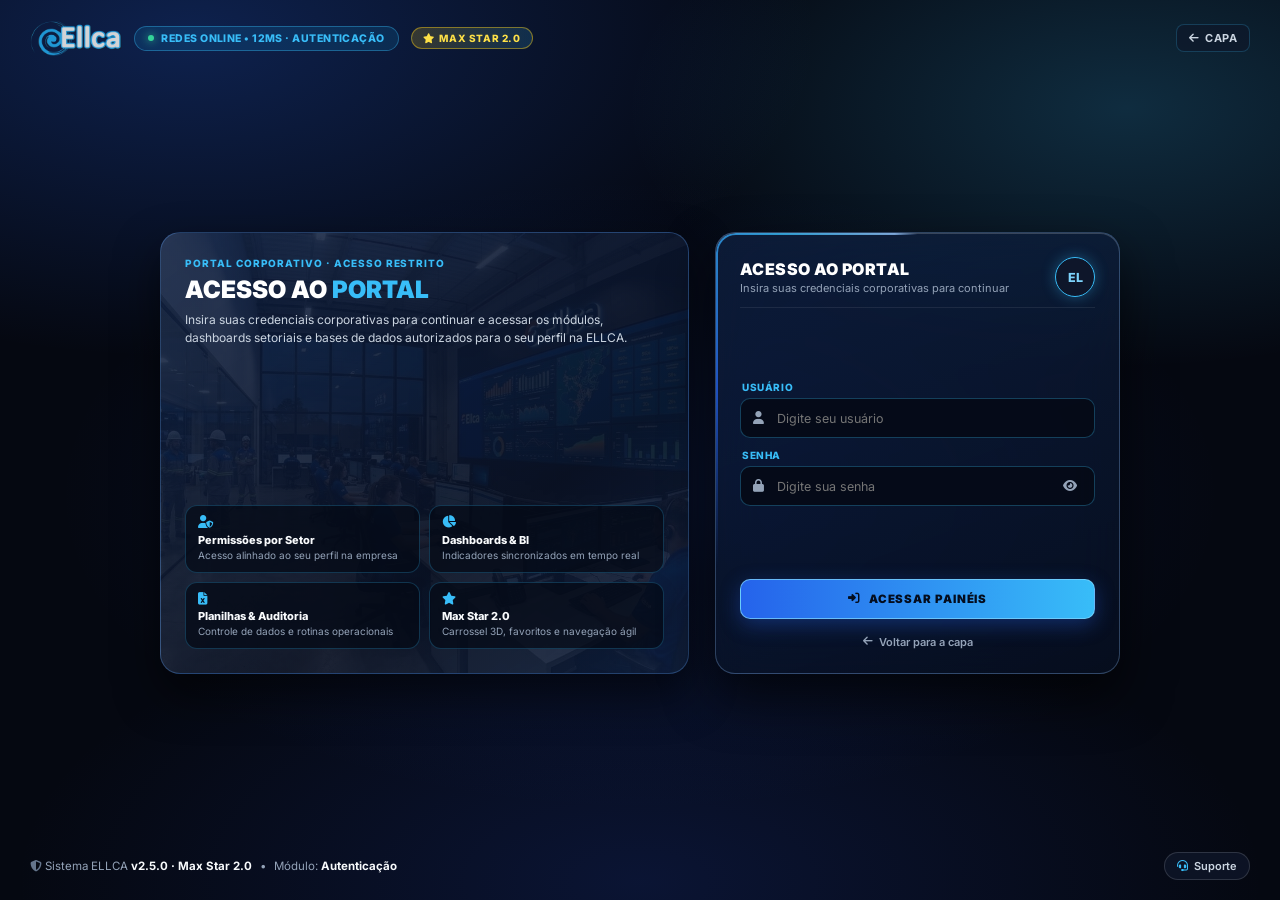
<file: gerencial.html>
<!DOCTYPE html>
<html lang="pt-BR">

<head>
  <!-- Define o conjunto de caracteres UTF-8 para suportar acentos e símbolos especiais -->
  <meta charset="UTF-8" />
  <!-- Garante responsividade em telas de diferentes tamanhos (mobile, tablet, desktop) -->
  <meta name="viewport" content="width=device-width, initial-scale=1.0" />
  <!-- Título exibido na aba do navegador -->
  <title>ELLCA | GERÊNCIA EXECUTIVA • PREMIUM MAX STAR 2.0</title>

  <!-- Pré-conecta ao servidor de fontes para acelerar o carregamento -->
  <link rel="preconnect" href="https://fonts.googleapis.com" />
  <link rel="preconnect" href="https://fonts.gstatic.com" crossorigin />
  <!-- Importa a família tipográfica Inter com vários pesos (400 a 900) -->
  <link href="https://fonts.googleapis.com/css2?family=Inter:wght@400;500;600;700;800;900&display=swap" rel="stylesheet" />

  <!-- Guarda de autenticação: redireciona para login.html se a sessão não estiver autenticada -->
  <script>
    if (sessionStorage.getItem('ellca_auth') !== 'true') { // Verifica flag de autenticação na sessão atual
      window.location.replace('login.html'); // Substitui a URL atual sem deixar histórico de volta
    }
  </script>

  <style>
    /* Variáveis globais CSS para dimensões adaptativas e duração da animação da borda */
    :root {
      --card-w: clamp(276px, 19.5vw, 320px); /* Largura fluida do card entre 276px e 320px */
      --card-h: clamp(326px, 38vh, 356px); /* Altura fluida do card baseada na viewport */
      --card-img-h: clamp(122px, 12vh, 142px); /* Altura da imagem de capa dentro do card */
      --card-turn: 4.2s; /* Tempo de um giro completo do brilho na borda */
    }

    /* Registra propriedade customizada do tipo <angle> para animar rotação com CSS */
    @property --sweep-angle {
      syntax: "<angle>"; /* Aceita valores angulares como deg ou turn */
      initial-value: 0deg; /* Ângulo inicial da varredura luminosa */
      inherits: false; /* Não herda automaticamente para elementos filhos */
    }

    /* Animação contínua de 0deg a 360deg para o feixe da borda */
    @keyframes borderSweepContinuous {
      from { --sweep-angle: 0deg; } /* Ponto de partida */
      to { --sweep-angle: 360deg; } /* Volta completa ao círculo */
    }

    /* Pulso suave do indicador de status online */
    @keyframes pulseDot {
      0%, 100% { transform: scale(1); opacity: 1; } /* Tamanho e opacidade normais */
      50% { transform: scale(1.35); opacity: 0.65; } /* Leve expansão e transparência no pico */
    }

    /* Entrada suave do card central no modo carrossel 3D */
    @keyframes card3dTurnIn {
      0% { transform: translate3d(0, 6px, 0) scale(0.95); } /* Começa levemente abaixo e menor */
      100% { transform: translate3d(0, 0, 0) scale(1); } /* Assenta na posição final */
    }

    /* Glow pulsante para o selo da IA executiva */
    @keyframes aiPulse {
      0%, 100% { box-shadow: 0 0 0 rgba(56, 189, 248, 0); } /* Sem halo externo */
      50% { box-shadow: 0 0 16px rgba(56, 189, 248, 0.38); } /* Halo azul-ciano no meio do ciclo */
    }

    /* Glow dourado suave para o selo Max Star 2.0 */
    @keyframes starGlow {
      0%, 100% { box-shadow: 0 0 0 rgba(250, 204, 21, 0); } /* Estado base */
      50% { box-shadow: 0 0 14px rgba(250, 204, 21, 0.35); } /* Brilho dourado no pico */
    }

    /* Reset universal de margens, preenchimentos, box-sizing e fonte padrão */
    *, *::before, *::after {
      box-sizing: border-box; /* Inclui borda e padding no cálculo de largura/altura */
      margin: 0; /* Remove margem padrão do navegador */
      padding: 0; /* Remove padding padrão do navegador */
      font-family: 'Inter', system-ui, -apple-system, BlinkMacSystemFont, 'Segoe UI', Roboto, sans-serif; /* Pilha de fontes */
    }

    /* Garante altura mínima de 100% em html e body */
    html, body {
      min-height: 100%; /* Ocupa ao menos toda a altura disponível */
    }

    /* Fundo escuro executivo com múltiplas camadas de luz radial (gradiente atmosférico) */
    body {
      background-color: #050811; /* Cor base azul-marinho quase preto */
      background-image:
        radial-gradient(ellipse 75% 55% at 15% 4%, rgba(37, 99, 235, 0.25) 0%, transparent 65%), /* Luz azul superior esquerda */
        radial-gradient(ellipse 65% 48% at 88% 12%, rgba(56, 189, 248, 0.18) 0%, transparent 60%), /* Luz ciano superior direita */
        radial-gradient(ellipse 65% 50% at 50% 55%, rgba(29, 78, 216, 0.12) 0%, transparent 70%), /* Luz central difusa */
        radial-gradient(ellipse 75% 50% at 50% 98%, rgba(30, 64, 175, 0.18) 0%, transparent 65%); /* Luz azul na base */
      color: #f8fafc; /* Cor principal do texto (branco gelo) */
      min-height: 100vh; /* Fallback de altura total da janela */
      min-height: 100dvh; /* Altura dinâmica da viewport (evita cortes em barras mobile) */
      padding: clamp(10px, 1.4vh, 16px) clamp(14px, 2vw, 24px); /* Espaçamento externo responsivo */
      display: flex; /* Layout flexível vertical */
      flex-direction: column; /* Empilha seções de cima para baixo */
      overflow-y: auto; /* Permite rolagem vertical quando necessário */
      overflow-x: hidden; /* Evita rolagem horizontal indesejada */
    }

    /* ================= SISTEMA DE ÍCONES SVG BOLD + FALLBACK NATIVO ================= */
    .ico-svg {
      width: 1.08em; /* Escala proporcional ao tamanho da fonte do elemento pai */
      height: 1.08em; /* Mantém proporção quadrada 1:1 */
      display: inline-block; /* Permite alinhamento com texto */
      vertical-align: -0.16em; /* Ajuste fino de alinhamento óptico com a linha de base */
      flex-shrink: 0; /* Impede que o ícone seja esmagado em flex containers */
      stroke: currentColor; /* Herda a cor do texto atual para o traço */
      fill: none; /* Ícones de linha sem preenchimento interno por padrão */
      stroke-width: 2.45; /* Espessura do traço */
      stroke-linecap: round; /* Extremidades arredondadas nos traços */
      stroke-linejoin: round; /* Junções arredondadas entre segmentos */
      shape-rendering: geometricPrecision; /* Renderização nítida de geometria */
      overflow: visible; /* Evita corte de traços nas bordas do viewBox */
    }

    /* Aumenta espessura do traço em ícones de botões e controles principais */
    .hero-icon-box .ico-svg,
    .hero-btn .ico-svg,
    .cat-btn .ico-svg,
    .btn-primary-card .ico-svg,
    .btn-info-aba .ico-svg,
    .carousel-arrow .ico-svg,
    .carousel-status-label .ico-svg,
    .btn-back-circle .ico-svg,
    .btn-ai-trigger .ico-svg,
    .btn-ai-next .ico-svg,
    .btn-drawer-blue .ico-svg {
      stroke-width: 2.65; /* Traço mais marcante para botões de ação */
    }

    /* Tamanho e brilho dourado do ícone principal no hero */
    .hero-icon-box .ico-svg {
      width: 21px; /* Largura fixa do ícone da coroa/hero */
      height: 21px; /* Altura fixa do ícone da coroa/hero */
      filter: drop-shadow(0 0 8px rgba(250, 204, 21, 0.45)); /* Brilho dourado sutil */
    }

    /* Espessura refinada para ícones de pílulas, badges e navegação */
    .kpi-pill-item .ico-svg,
    .btn-fav-card .ico-svg,
    .hero-greeting-pill .ico-svg,
    .card-badge-tag .ico-svg,
    .top-nav-link .ico-svg,
    .max-star-tag .ico-svg,
    .exec-ai-badge .ico-svg,
    .ai-chip-btn .ico-svg {
      stroke-width: 2.25; /* Traço equilibrado para textos compactos */
    }

    /* Destaque dourado nos ícones de KPI */
    .kpi-pill-item .ico-svg {
      color: #facc15; /* Amarelo ouro */
      filter: drop-shadow(0 0 4px rgba(250, 204, 21, 0.35)); /* Leve glow dourado */
    }

    /* Alinha números com largura uniforme para não "dançarem" ao atualizar relógio/KPIs */
    .tabular { font-variant-numeric: tabular-nums; }

    /* Trunca texto em uma única linha com reticências (...) */
    .ellipsis-single {
      white-space: nowrap; /* Impede quebra de linha */
      overflow: hidden; /* Esconde o que ultrapassa a caixa */
      text-overflow: ellipsis; /* Exibe "..." no final */
      min-width: 0; /* Permite encolher dentro de grid/flex */
    }

    /* Trunca texto em até 2 linhas com reticências */
    .ellipsis-multi {
      display: -webkit-box; /* Necessário para line-clamp WebKit */
      -webkit-box-orient: vertical; /* Orientação vertical das linhas */
      -webkit-line-clamp: 2; /* Limita a 2 linhas */
      overflow: hidden; /* Oculta excedente */
      min-width: 0; /* Permite encolher corretamente */
    }

    /* Customização da barra de rolagem (WebKit) */
    ::-webkit-scrollbar { width: 6px; height: 6px; } /* Largura/altura fina da scrollbar */
    ::-webkit-scrollbar-track { background: #050811; } /* Trilho escuro */
    ::-webkit-scrollbar-thumb { background: rgba(56, 189, 248, 0.38); border-radius: 999px; } /* Alça azul translúcida */
    ::-webkit-scrollbar-thumb:hover { background: rgba(56, 189, 248, 0.65); } /* Alça mais visível no hover */

    /* Container principal centralizado que organiza toda a página */
    .page-container {
      max-width: 1560px; /* Largura máxima em telas largas */
      width: 100%; /* Ocupa 100% até o limite máximo */
      min-height: calc(100dvh - 30px); /* Garante altura mínima próxima da tela inteira */
      margin: 0 auto; /* Centraliza horizontalmente */
      display: flex; /* Layout em coluna */
      flex-direction: column; /* Elementos empilhados verticalmente */
      justify-content: space-between; /* Distribui espaço entre topo, meio e rodapé */
      gap: 11px; /* Espaçamento entre blocos principais */
    }

    /* ================= BARRA SUPERIOR RECOLHÍVEL ================= */
    .top-navbar-collapse {
      max-height: 90px; /* Altura máxima quando expandida */
      opacity: 1; /* Totalmente visível */
      transform: translateY(0); /* Posição normal */
      overflow: hidden; /* Esconde conteúdo durante transição de recolhimento */
      flex-shrink: 0; /* Não encolhe verticalmente sem transição */
      transition: max-height 0.28s ease, opacity 0.22s ease, transform 0.25s ease, margin 0.25s ease; /* Animação suave */
    }

    /* Estado recolhido quando o usuário clica em "Ocultar menu" */
    body.menu-hidden .top-navbar-collapse {
      max-height: 0; /* Recolhe altura a zero */
      opacity: 0; /* Fica invisível */
      transform: translateY(-10px); /* Desliza levemente para cima */
      pointer-events: none; /* Bloqueia cliques quando oculto */
      margin-bottom: -10px; /* Compensa o gap para fechar o espaço */
    }

    /* Linha horizontal da barra de navegação superior */
    .top-navbar {
      display: flex; /* Itens em linha */
      align-items: center; /* Centraliza verticalmente */
      justify-content: space-between; /* Marca à esquerda, links à direita */
      gap: 8px; /* Espaço entre grupos */
      padding: 1px 2px; /* Pequeno respiro lateral */
      width: 100%; /* Largura total */
    }

    /* Lado esquerdo: logo, status de rede, badge Max Star e avatar */
    .nav-brand-side {
      display: flex; /* Itens em linha */
      align-items: center; /* Alinhamento vertical central */
      gap: 8px; /* Espaço entre badges e logo */
      flex-shrink: 0; /* Evita quebra prematura */
      min-width: 0; /* Permite truncamento interno se necessário */
    }

    /* Link/logo da marca ELLCA */
    .brand-logo {
      display: inline-flex; /* Alinha imagem e texto lado a lado */
      align-items: center; /* Centraliza verticalmente */
      gap: 8px; /* Espaço entre ícone e nome */
      text-decoration: none; /* Remove sublinhado de link */
      color: #ffffff; /* Texto branco */
      font-weight: 800; /* Peso extra-negrito */
      font-size: 18px; /* Tamanho da marca */
      flex-shrink: 0; /* Mantém logo íntegro */
    }

    /* Imagem do logotipo */
    .brand-logo img {
      height: 32px; /* Altura fixa da logo na navbar */
      width: auto; /* Largura proporcional automática */
      max-width: 140px; /* Limite máximo de largura */
      object-fit: contain; /* Mantém proporção sem distorcer */
      display: block; /* Remove espaço inline inferior */
    }

    /* Texto alternativo exibido apenas se a imagem da logo falhar ao carregar */
    .brand-fallback {
      display: none; /* Oculto por padrão */
      align-items: center; /* Alinha verticalmente quando ativado via JS */
      gap: 8px; /* Espaço entre emoji e nome */
      font-weight: 800; /* Negrito forte */
      font-size: 18px; /* Mesmo porte da logo */
      color: #60a5fa; /* Azul claro de destaque */
    }

    /* Pílula de status da rede e módulo atual */
    .module-pill {
      display: inline-flex; /* Conteúdo em linha */
      align-items: center; /* Centraliza verticalmente */
      gap: 6px; /* Espaço entre bolinha e texto */
      padding: 4px 10px; /* Preenchimento interno */
      border-radius: 999px; /* Formato pílula */
      background: rgba(14, 165, 233, 0.14); /* Fundo azul translúcido */
      border: 1px solid rgba(56, 189, 248, 0.38); /* Borda ciano suave */
      color: #38bdf8; /* Texto azul-ciano */
      font-size: 9.5px; /* Fonte compacta */
      font-weight: 800; /* Negrito forte */
      letter-spacing: 0.4px; /* Espaçamento entre letras */
      text-transform: uppercase; /* Caixa alta */
      white-space: nowrap; /* Não quebra linha */
    }

    /* Bolinha verde pulsante indicando rede online */
    .module-pill .dot {
      width: 6px; /* Diâmetro da bolinha */
      height: 6px; /* Diâmetro da bolinha */
      border-radius: 50%; /* Círculo perfeito */
      background: #34d399; /* Verde esmeralda */
      box-shadow: 0 0 8px #34d399; /* Brilho verde */
      animation: pulseDot 2s infinite; /* Pulsa continuamente */
    }

    /* Badge dourado do plano/edição Max Star 2.0 */
    .max-star-tag {
      display: inline-flex; /* Layout em linha */
      align-items: center; /* Centraliza ícone e texto */
      gap: 5px; /* Espaço entre estrela e rótulo */
      padding: 4px 10px; /* Espaçamento interno */
      border-radius: 999px; /* Formato pílula */
      background: linear-gradient(90deg, rgba(250, 204, 21, 0.18), rgba(56, 189, 248, 0.16)); /* Gradiente dourado/ciano */
      border: 1px solid rgba(250, 204, 21, 0.45); /* Borda dourada */
      color: #fde047; /* Amarelo claro vibrante */
      font-size: 9.5px; /* Tamanho compacto */
      font-weight: 800; /* Negrito forte */
      letter-spacing: 0.5px; /* Espaçamento de letras */
      text-transform: uppercase; /* Caixa alta */
      white-space: nowrap; /* Mantém em uma linha */
      animation: starGlow 3.2s infinite; /* Brilho pulsante */
    }

    /* Círculo com as iniciais do usuário logado */
    .user-avatar-ring {
      width: 30px; /* Largura do círculo */
      height: 30px; /* Altura do círculo */
      border-radius: 50%; /* Formato circular */
      border: 1.5px solid #facc15; /* Aro dourado */
      background: rgba(15, 23, 42, 0.85); /* Fundo escuro */
      box-shadow: 0 0 12px rgba(250, 204, 21, 0.32); /* Halo dourado */
      color: #fde047; /* Iniciais em amarelo claro */
      font-size: 10.5px; /* Tamanho das iniciais */
      font-weight: 800; /* Negrito */
      display: inline-flex; /* Centralização flex */
      align-items: center; /* Centro vertical */
      justify-content: center; /* Centro horizontal */
      flex-shrink: 0; /* Não deforma */
    }

    /* Container dos links de navegação à direita */
    .nav-links-side {
      display: flex; /* Links em linha */
      align-items: center; /* Alinhamento vertical central */
      flex-wrap: nowrap; /* Mantém em uma única linha no desktop */
      gap: 4px; /* Espaço curto entre links */
    }

    /* Cada link de navegação superior */
    .top-nav-link {
      text-decoration: none; /* Sem sublinhado */
      color: #cbd5e1; /* Cinza claro */
      font-size: 10px; /* Tamanho compacto */
      font-weight: 700; /* Seminegrito/negrito */
      letter-spacing: 0.3px; /* Leve espaçamento */
      text-transform: uppercase; /* Caixa alta */
      display: inline-flex; /* Ícone + texto lado a lado */
      align-items: center; /* Centraliza verticalmente */
      gap: 5px; /* Espaço entre ícone e rótulo */
      padding: 5px 7px; /* Área clicável confortável */
      border-radius: 8px; /* Cantos arredondados */
      white-space: nowrap; /* Não quebra texto */
      transition: color 0.2s ease, background 0.2s ease; /* Transição suave de hover/ativo */
    }

    /* Estado hover e página ativa na navegação superior */
    .top-nav-link:hover,
    .top-nav-link.active {
      color: #38bdf8; /* Destaque ciano */
      background: rgba(56, 189, 248, 0.14); /* Fundo sutil ciano */
    }

    /* Botão circular de voltar para home.html */
    .btn-back-circle {
      width: 28px; /* Largura circular */
      height: 28px; /* Altura circular */
      border-radius: 50%; /* Círculo perfeito */
      border: 1px solid rgba(56, 189, 248, 0.35); /* Borda ciano suave */
      background: rgba(15, 23, 42, 0.8); /* Fundo escuro */
      color: #e2e8f0; /* Seta clara */
      display: inline-flex; /* Centraliza ícone */
      align-items: center; /* Centro vertical */
      justify-content: center; /* Centro horizontal */
      text-decoration: none; /* Remove sublinhado caso vire <a> */
      font-size: 11px; /* Tamanho base */
      cursor: pointer; /* Cursor de botão clicável */
      flex-shrink: 0; /* Não encolhe */
      transition: all 0.2s ease; /* Suaviza mudanças visuais */
    }

    /* Hover do botão circular de voltar */
    .btn-back-circle:hover {
      border-color: #38bdf8; /* Borda mais brilhante */
      background: rgba(56, 189, 248, 0.22); /* Fundo azulado */
      color: #ffffff; /* Ícone branco */
    }

    /* ================= HERO BANNER EXECUTIVO + SAUDAÇÃO IA ================= */
    .hero-banner {
      position: relative; /* Referência para pseudo-elementos decorativos */
      border-radius: 16px; /* Cantos arredondados do banner */
      padding: 14px 20px; /* Espaçamento interno */
      background:
        linear-gradient(135deg, rgba(14, 32, 66, 0.80) 0%, rgba(9, 17, 36, 0.85) 55%, rgba(15, 32, 64, 0.78) 100%), /* Camada escura para contraste do texto */
        url('img/Card_gerencial.jpg') center/cover no-repeat; /* Imagem de fundo cobrindo o banner */
      backdrop-filter: blur(20px) saturate(145%); /* Efeito glassmorphism atrás do banner */
      -webkit-backdrop-filter: blur(20px) saturate(145%); /* Prefixo Safari/iOS */
      border: 1px solid rgba(250, 204, 21, 0.30); /* Borda dourada discreta */
      box-shadow:
        0 14px 32px rgba(0, 0, 0, 0.55), /* Sombra externa profunda */
        inset 0 1px 0 rgba(255, 255, 255, 0.14); /* Filete de luz superior interno */
      display: flex; /* Layout em coluna */
      flex-direction: column; /* Empilha topo, faixa IA e barra de ações */
      gap: 9px; /* Espaçamento entre linhas do hero */
      overflow: hidden; /* Contém o brilho decorativo ::after */
      flex-shrink: 0; /* Mantém altura estável */
    }

    /* Mancha de luz decorativa no canto superior direito do hero */
    .hero-banner::after {
      content: ""; /* Elemento puramente visual */
      position: absolute; /* Posicionado em relação ao .hero-banner */
      top: -60px; /* Ultrapassa levemente o topo */
      right: -40px; /* Ultrapassa levemente a direita */
      width: 280px; /* Largura da luz radial */
      height: 200px; /* Altura da luz radial */
      background: radial-gradient(circle, rgba(250, 204, 21, 0.16) 0%, rgba(56, 189, 248, 0.16) 45%, transparent 72%); /* Gradiente dourado/ciano */
      pointer-events: none; /* Não intercepta cliques ou seleção de texto */
    }

    /* Linha superior do hero: título à esquerda e métricas rápidas à direita */
    .hero-top-split {
      display: flex; /* Layout horizontal */
      align-items: center; /* Alinhamento vertical central */
      justify-content: space-between; /* Separa título e cards de resumo */
      flex-wrap: wrap; /* Permite quebra em telas menores */
      gap: 14px; /* Espaço entre colunas */
      position: relative; /* Fica acima do fundo */
      z-index: 2; /* Camada superior ao ::after */
    }

    /* Bloco do ícone principal + saudação + título e subtítulo */
    .hero-title-row {
      display: flex; /* Ícone ao lado do bloco de texto */
      align-items: center; /* Alinhamento central vertical */
      gap: 12px; /* Espaço entre ícone e textos */
      max-width: 1020px; /* Limita largura para boa leitura */
      min-width: 0; /* Permite truncamento interno */
    }

    /* Caixa quadrada arredondada para o ícone executivo */
    .hero-icon-box {
      width: 42px; /* Largura da caixa */
      height: 42px; /* Altura da caixa */
      border-radius: 12px; /* Cantos arredondados */
      background: linear-gradient(145deg, rgba(234, 179, 8, 0.28), rgba(37, 99, 235, 0.34)); /* Fundo dourado/azul */
      border: 1px solid rgba(250, 204, 21, 0.52); /* Borda dourada */
      box-shadow: 0 6px 18px rgba(234, 179, 8, 0.22), inset 0 1px 0 rgba(255, 255, 255, 0.22); /* Sombra e brilho interno */
      color: #fde047; /* Cor do ícone */
      display: flex; /* Centraliza o SVG */
      align-items: center; /* Centro vertical */
      justify-content: center; /* Centro horizontal */
      font-size: 17px; /* Tamanho base */
      flex-shrink: 0; /* Não encolhe */
    }

    /* Pílula de saudação personalizada, cidade, temperatura e relógio */
    .hero-greeting-pill {
      display: inline-flex; /* Itens em linha */
      align-items: center; /* Centraliza verticalmente */
      flex-wrap: wrap; /* Quebra suavemente em telas estreitas */
      gap: 8px; /* Espaço entre itens */
      max-width: 100%; /* Não ultrapassa o container */
      min-height: 28px; /* Altura mínima uniforme */
      font-size: 11px; /* Texto compacto */
      font-weight: 700; /* Negrito */
      letter-spacing: 0.15px; /* Leve espaçamento */
      color: #fef08a; /* Amarelo suave */
      background: rgba(255, 255, 255, 0.06); /* Vidro translúcido */
      backdrop-filter: blur(14px) saturate(150%); /* Desfoque de fundo */
      -webkit-backdrop-filter: blur(14px) saturate(150%); /* Compatibilidade Safari */
      border: 1px solid rgba(255, 255, 255, 0.18); /* Borda sutil de vidro */
      box-shadow: inset 0 1px 0 rgba(255, 255, 255, 0.16); /* Reflexo superior */
      padding: 5px 14px; /* Preenchimento interno */
      border-radius: 999px; /* Formato pílula */
      margin-bottom: 5px; /* Espaço antes do título principal */
    }

    /* Separador visual entre segmentos da pílula de saudação */
    .hero-greeting-pill .pill-sep {
      opacity: 0.5; /* Mais discreto que o texto principal */
      color: #cbd5e1; /* Cinza claro */
      margin: 0 2px; /* Pequena margem lateral */
    }

    /* Agrupa ícone e valor de cada informação dentro da pílula */
    .hero-greeting-pill .pill-item {
      display: inline-flex; /* Alinha ícone e texto */
      align-items: center; /* Centro vertical */
      gap: 5px; /* Espaço entre ícone e dado */
    }

    .hero-greeting-pill .pill-temp { color: #7dd3fc; } /* Destaque azul claro para temperatura */
    .hero-greeting-pill .pill-clock { color: #6ee7b7; } /* Destaque verde menta para horário */

    /* Título principal da seção ("GERÊNCIA EXECUTIVA") */
    .hero-main-title {
      font-size: clamp(16px, 1.5vw, 18px); /* Escala fluida entre 16px e 18px */
      font-weight: 800; /* Negrito forte */
      letter-spacing: 0.2px; /* Espaçamento sutil */
      color: #ffffff; /* Branco puro */
      text-transform: uppercase; /* Caixa alta */
    }

    /* Palavra "EXECUTIVA" destacada em amarelo */
    .hero-main-title span { color: #fde047; }

    /* Descrição curta abaixo do título principal */
    .hero-subtitle {
      font-size: 11.5px; /* Tamanho legível e compacto */
      color: #cbd5e1; /* Cinza claro */
      margin-top: 2px; /* Pequeno afastamento do título */
      line-height: 1.35; /* Altura de linha confortável */
    }

    /* Container dos cartões rápidos à direita do hero */
    .hero-right-stats {
      display: flex; /* Cartões lado a lado */
      align-items: center; /* Alinhamento central */
      flex-wrap: wrap; /* Quebra em telas menores */
      gap: 10px; /* Espaçamento entre cartões */
    }

    /* Cada mini-card de estatística rápida ("Painéis Executivos", "Escopo", "Segurança") */
    .quick-stat-pill {
      padding: 8px 14px; /* Preenchimento interno */
      border-radius: 12px; /* Cantos arredondados */
      background: rgba(255, 255, 255, 0.06); /* Efeito vidro */
      backdrop-filter: blur(14px) saturate(150%); /* Desfoque de fundo */
      -webkit-backdrop-filter: blur(14px) saturate(150%); /* Prefixo Safari */
      border: 1px solid rgba(255, 255, 255, 0.18); /* Borda sutil */
      box-shadow: inset 0 1px 0 rgba(255, 255, 255, 0.16); /* Brilho interno superior */
      min-width: 114px; /* Largura mínima para manter alinhamento */
    }

    /* Rótulo superior pequeno de cada mini-card */
    .quick-stat-pill small {
      display: block; /* Fica em linha própria acima do valor */
      font-size: 9px; /* Tamanho diminuto */
      font-weight: 700; /* Negrito */
      text-transform: uppercase; /* Caixa alta */
      letter-spacing: 0.5px; /* Espaçamento de letras */
      color: #cbd5e1; /* Cinza claro */
    }

    /* Valor principal de cada mini-card */
    .quick-stat-pill strong {
      display: block; /* Linha própria abaixo do rótulo */
      font-size: 12.5px; /* Tamanho de destaque */
      font-weight: 800; /* Extra-negrito */
      color: #ffffff; /* Branco */
      margin-top: 2px; /* Pequeno espaço vertical */
    }

    /* FAIXA IA EXCLUSIVA DA GERÊNCIA */
    .exec-ai-strip {
      position: relative; /* Camada acima do fundo do hero */
      z-index: 2; /* Garante interatividade */
      display: flex; /* Texto à esquerda e botões à direita */
      align-items: center; /* Centraliza verticalmente */
      justify-content: space-between; /* Separa mensagem e ações */
      flex-wrap: wrap; /* Permite quebra em telas menores */
      gap: 10px; /* Espaçamento entre blocos */
      padding: 7px 13px; /* Preenchimento interno compacto */
      border-radius: 11px; /* Cantos arredondados */
      background: rgba(255, 255, 255, 0.06); /* Vidro translúcido */
      backdrop-filter: blur(14px) saturate(150%); /* Desfoque de fundo */
      -webkit-backdrop-filter: blur(14px) saturate(150%); /* Prefixo Safari */
      border: 1px solid rgba(255, 255, 255, 0.18); /* Borda translúcida */
      box-shadow: inset 0 1px 0 rgba(255, 255, 255, 0.16); /* Destaque superior */
    }

    /* Área que contém o badge da IA e o texto do insight */
    .exec-ai-msg-wrap {
      display: flex; /* Badge e texto em linha */
      align-items: center; /* Centraliza verticalmente */
      gap: 9px; /* Espaço entre badge e texto */
      min-width: 0; /* Permite truncar o texto sem estourar a linha */
      flex: 1 1 420px; /* Cresce ocupando espaço disponível */
    }

    /* Selo "ELLCA IA • INSIGHT" */
    .exec-ai-badge {
      display: inline-flex; /* Ícone + texto */
      align-items: center; /* Centro vertical */
      gap: 5px; /* Espaço entre ícone e rótulo */
      padding: 3px 8px; /* Preenchimento interno */
      border-radius: 6px; /* Cantos levemente arredondados */
      background: rgba(56, 189, 248, 0.22); /* Fundo azul-ciano */
      border: 1px solid rgba(125, 211, 252, 0.45); /* Borda ciano clara */
      color: #7dd3fc; /* Texto azul claro */
      font-size: 9.5px; /* Fonte compacta */
      font-weight: 800; /* Negrito forte */
      letter-spacing: 0.5px; /* Espaçamento entre letras */
      text-transform: uppercase; /* Caixa alta */
      flex-shrink: 0; /* Não encolhe o badge */
      animation: aiPulse 3s infinite; /* Pulso sutil contínuo */
    }

    /* Texto rotativo do insight executivo */
    .exec-ai-text {
      font-size: 11.5px; /* Tamanho legível */
      color: #e2e8f0; /* Cinza muito claro */
      line-height: 1.35; /* Espaçamento de linha */
      white-space: nowrap; /* Mantém em uma linha */
      overflow: hidden; /* Esconde excesso */
      text-overflow: ellipsis; /* Adiciona "..." se não couber */
      min-width: 0; /* Necessário para ellipsis em flex */
      transition: opacity 0.25s ease; /* Suaviza troca de insight */
    }

    /* Agrupamento dos botões de controle da faixa IA */
    .exec-ai-actions {
      display: inline-flex; /* Botões lado a lado */
      align-items: center; /* Centro vertical */
      gap: 6px; /* Espaço entre botões */
      flex-shrink: 0; /* Mantém botões intactos */
    }

    /* Botão principal "BRIEFING IA" */
    .btn-ai-trigger {
      height: 26px; /* Altura compacta */
      padding: 0 11px; /* Preenchimento horizontal */
      border-radius: 7px; /* Cantos arredondados */
      background: linear-gradient(90deg, #2563eb, #38bdf8); /* Gradiente azul para ciano */
      border: 1px solid #bae6fd; /* Borda clara */
      color: #040d1e; /* Texto escuro para alto contraste */
      font-size: 9.5px; /* Tamanho pequeno e firme */
      font-weight: 900; /* Peso máximo */
      letter-spacing: 0.4px; /* Espaçamento de letras */
      text-transform: uppercase; /* Caixa alta */
      cursor: pointer; /* Mãozinha ao passar o mouse */
      display: inline-flex; /* Alinha ícone e texto */
      align-items: center; /* Centro vertical */
      gap: 6px; /* Espaço entre ícone e texto */
      transition: all 0.2s ease; /* Suaviza hover */
    }

    /* Efeito hover no botão "BRIEFING IA" */
    .btn-ai-trigger:hover {
      filter: brightness(1.08); /* Leve aumento de brilho */
      box-shadow: 0 0 14px rgba(56, 189, 248, 0.45); /* Halo luminoso ciano */
    }

    /* Botão secundário para avançar manualmente para o próximo insight da IA */
    .btn-ai-next {
      width: 26px; /* Largura quadrada compacta */
      height: 26px; /* Altura quadrada compacta */
      border-radius: 7px; /* Cantos arredondados */
      background: rgba(15, 23, 42, 0.65); /* Fundo escuro translúcido */
      border: 1px solid rgba(255, 255, 255, 0.18); /* Borda sutil */
      color: #bae6fd; /* Ícone azul claro */
      cursor: pointer; /* Cursor clicável */
      display: inline-flex; /* Centraliza ícone */
      align-items: center; /* Centro vertical */
      justify-content: center; /* Centro horizontal */
      font-size: 10.5px; /* Tamanho base */
      transition: all 0.2s ease; /* Suaviza hover */
    }

    /* Hover do botão próximo insight */
    .btn-ai-next:hover {
      border-color: #38bdf8; /* Destaca borda em ciano */
      color: #ffffff; /* Ícone branco */
    }

    /* Linha inferior do hero com badge de status, modos de visualização, favoritos e toggle de menu */
    .hero-actions-row {
      display: flex; /* Botões em linha */
      align-items: center; /* Centraliza verticalmente */
      flex-wrap: wrap; /* Quebra em telas menores */
      gap: 8px; /* Espaçamento entre botões */
      padding-top: 7px; /* Espaço acima da linha divisória */
      border-top: 1px solid rgba(255, 255, 255, 0.08); /* Linha divisória sutil */
      position: relative; /* Camada acima do fundo */
      z-index: 2; /* Mantém botões clicáveis */
    }

    /* Badge de status ao vivo do painel gerencial */
    .live-badge {
      height: 29px; /* Mesma altura dos botões de ação */
      padding: 0 12px; /* Espaçamento horizontal */
      border-radius: 8px; /* Cantos arredondados */
      background: rgba(16, 185, 129, 0.14); /* Fundo verde translúcido */
      border: 1px solid rgba(52, 211, 153, 0.38); /* Borda verde suave */
      color: #34d399; /* Texto verde esmeralda */
      font-size: 10.5px; /* Fonte compacta */
      font-weight: 700; /* Negrito */
      display: inline-flex; /* Alinha ícone e texto */
      align-items: center; /* Centro vertical */
      gap: 6px; /* Espaço entre ícone e horário */
    }

    /* Estilo base compartilhado pelos botões de ação do hero */
    .hero-btn {
      height: 29px; /* Altura padronizada */
      padding: 0 12px; /* Espaçamento horizontal interno */
      border-radius: 8px; /* Cantos arredondados */
      font-size: 10px; /* Tamanho compacto */
      font-weight: 800; /* Negrito forte */
      letter-spacing: 0.4px; /* Espaçamento de letras */
      text-transform: uppercase; /* Caixa alta */
      cursor: pointer; /* Cursor de clique */
      display: inline-flex; /* Alinha ícone e rótulo */
      align-items: center; /* Centro vertical */
      gap: 6px; /* Espaço entre ícone e texto */
      text-decoration: none; /* Remove sublinhado se usado em links */
      transition: all 0.2s ease; /* Suaviza transições */
    }

    /* Variante azul para botões do hero */
    .hero-btn-blue {
      background: rgba(37, 99, 235, 0.22); /* Fundo azul translúcido */
      border: 1px solid rgba(96, 165, 250, 0.45); /* Borda azul clara */
      color: #93c5fd; /* Texto azul claro */
    }

    /* Hover e estado ativo da variante azul */
    .hero-btn-blue:hover,
    .hero-btn-blue.active {
      background: linear-gradient(90deg, #2563eb, #38bdf8); /* Gradiente ativo */
      border-color: #7dd3fc; /* Borda ciano brilhante */
      color: #040d1e; /* Texto escuro contrastante */
    }

    /* Variante ciano (usada no modo de visualização ativo por padrão) */
    .hero-btn-cyan {
      background: rgba(14, 165, 233, 0.16); /* Fundo ciano translúcido */
      border: 1px solid rgba(56, 189, 248, 0.42); /* Borda ciano */
      color: #bae6fd; /* Texto ciano claro */
    }

    /* Hover e estado ativo da variante ciano */
    .hero-btn-cyan:hover,
    .hero-btn-cyan.active {
      background: linear-gradient(90deg, #2563eb, #38bdf8); /* Gradiente azul/ciano */
      border-color: #7dd3fc; /* Borda clara */
      color: #040d1e; /* Texto escuro */
    }

    /* Variante dourada (usada no filtro de favoritos) */
    .hero-btn-gold {
      background: rgba(234, 179, 8, 0.15); /* Fundo amarelo translúcido */
      border: 1px solid rgba(250, 204, 21, 0.45); /* Borda dourada */
      color: #fde047; /* Texto amarelo claro */
    }

    /* Hover e estado ativo do botão de favoritos */
    .hero-btn-gold:hover,
    .hero-btn-gold.active {
      background: rgba(234, 179, 8, 0.30); /* Fundo amarelo mais intenso */
      color: #fef08a; /* Texto amarelo brilhante */
    }

    /* Botão de ocultar/mostrar menu superior (empurrado para a direita via margin-left: auto) */
    .hero-btn-menu-toggle {
      background: #34d399; /* Verde esmeralda sólido quando menu visível */
      border: 1px solid #6ee7b7; /* Borda verde clara */
      color: #042f2e; /* Texto verde muito escuro */
      box-shadow: 0 4px 14px rgba(52, 211, 153, 0.28); /* Brilho verde sutil */
    }

    /* Aparência alternativa quando o menu superior está oculto */
    body.menu-hidden .hero-btn-menu-toggle {
      background: rgba(30, 58, 138, 0.48); /* Fundo azul escuro translúcido */
      border: 1px solid rgba(96, 165, 250, 0.45); /* Borda azul */
      color: #e0f2fe; /* Texto azul-branco */
      box-shadow: none; /* Remove sombra verde */
    }

    /* ================= BARRA DE FILTROS & PESQUISA ================= */
    .filter-toolbar {
      display: flex; /* Categorias à esquerda e busca à direita */
      align-items: center; /* Centraliza verticalmente */
      justify-content: space-between; /* Espaça extremidades */
      flex-wrap: wrap; /* Quebra em telas menores */
      gap: 10px; /* Espaçamento entre grupos */
      padding: 8px 14px; /* Preenchimento interno */
      border-radius: 13px; /* Cantos arredondados */
      background: rgba(13, 19, 34, 0.76); /* Fundo escuro translúcido */
      border: 1px solid rgba(255, 255, 255, 0.09); /* Borda discreta */
      backdrop-filter: blur(16px); /* Efeito vidro */
      flex-shrink: 0; /* Mantém altura fixa */
    }

    /* Container dos botões de filtro por categoria */
    .category-pills {
      display: flex; /* Botões em linha */
      align-items: center; /* Centro vertical */
      flex-wrap: wrap; /* Quebra se faltar largura */
      gap: 6px; /* Espaço entre botões de categoria */
    }

    /* Cada botão de categoria (Todos, Operação, Resultados, Governança) */
    .cat-btn {
      height: 28px; /* Altura compacta */
      padding: 0 11px; /* Preenchimento lateral */
      border-radius: 8px; /* Cantos arredondados */
      border: 1px solid rgba(255, 255, 255, 0.10); /* Borda sutil */
      background: rgba(6, 10, 20, 0.72); /* Fundo escuro */
      color: #94a3b8; /* Texto cinza-azulado */
      font-size: 10.5px; /* Fonte compacta */
      font-weight: 700; /* Negrito */
      cursor: pointer; /* Cursor clicável */
      display: inline-flex; /* Ícone + texto */
      align-items: center; /* Centro vertical */
      gap: 6px; /* Espaço entre ícone e nome da categoria */
      transition: all 0.2s ease; /* Suaviza seleção e hover */
    }

    .cat-btn:hover { color: #e0f2fe; border-color: rgba(56, 189, 248, 0.38); } /* Destaque no hover */
    /* Categoria selecionada no momento */
    .cat-btn.active {
      background: linear-gradient(90deg, #2563eb, #38bdf8); /* Gradiente azul/ciano */
      border-color: #7dd3fc; /* Borda clara */
      color: #040d1e; /* Texto escuro */
      font-weight: 800; /* Peso mais forte */
    }

    /* Wrapper do campo de busca textual */
    .search-box-wrap {
      position: relative; /* Permite posicionar a lupa absoluta dentro do input */
      min-width: 240px; /* Largura mínima no desktop */
      flex: 0 1 340px; /* Pode encolher até 0 mas prefere até 340px */
    }

    /* Ícone de lupa posicionado à esquerda dentro da caixa de pesquisa */
    .search-box-wrap .search-ico {
      position: absolute; /* Ancorado na caixa de busca */
      left: 11px; /* Distância da borda esquerda */
      top: 50%; /* Meio vertical */
      transform: translateY(-50%); /* Centraliza perfeitamente no eixo Y */
      color: #38bdf8; /* Cor azul-ciano */
      font-size: 12.5px; /* Tamanho da lupa */
      pointer-events: none; /* Permite clicar no input mesmo sobre o ícone */
    }

    /* Campo de texto de pesquisa de módulos */
    .search-input {
      width: 100%; /* Ocupa todo o .search-box-wrap */
      height: 29px; /* Altura alinhada aos botões */
      padding: 0 12px 0 32px; /* Espaço à esquerda para não sobrepor a lupa */
      border-radius: 8px; /* Cantos arredondados */
      background: rgba(5, 10, 22, 0.88); /* Fundo escuro */
      border: 1px solid rgba(56, 189, 248, 0.30); /* Borda ciano discreta */
      color: #f8fafc; /* Texto branco */
      font-size: 11.5px; /* Tamanho legível */
      outline: none; /* Remove outline padrão do navegador (substituído por :focus) */
    }

    /* Destaque ao focar no campo de pesquisa */
    .search-input:focus {
      border-color: #38bdf8; /* Borda ciano viva */
      box-shadow: 0 0 0 2px rgba(56, 189, 248, 0.18); /* Anel de foco suave */
    }

    /* ================= CARROSSEL + GRADE + CARROSSEL 3D ================= */
    .carousel-shell {
      position: relative; /* Referência de posicionamento */
      border-radius: 16px; /* Cantos arredondados */
      background: rgba(10, 16, 30, 0.65); /* Fundo escuro translúcido */
      border: 1px solid rgba(56, 189, 248, 0.24); /* Borda ciano sutil */
      padding: 14px 18px 14px; /* Preenchimento interno */
      backdrop-filter: blur(16px); /* Efeito vidro */
      box-shadow: 0 14px 36px rgba(0, 0, 0, 0.52); /* Sombra externa */
      flex: 1 1 auto; /* Expande para preencher espaço vertical disponível */
      min-height: 392px; /* Altura mínima para acomodar cards confortavelmente */
      display: flex; /* Layout em coluna */
      flex-direction: column; /* Cabeçalho, área de cards e paginação */
      justify-content: space-between; /* Distribui verticalmente */
      gap: 10px; /* Espaçamento entre sub-blocos */
    }

    /* Barra superior da área de cards (contador/status à esquerda e setas à direita) */
    .carousel-header-bar {
      display: flex; /* Layout horizontal */
      align-items: center; /* Centro vertical */
      justify-content: space-between; /* Separa status e controles */
      flex-wrap: wrap; /* Quebra em telas pequenas */
      gap: 8px; /* Espaçamento */
      flex-shrink: 0; /* Não encolhe */
    }

    /* Texto informativo sobre quantidade exibida, usuário e modo */
    .carousel-status-label {
      font-size: 11px; /* Tamanho compacto */
      font-weight: 800; /* Negrito forte */
      letter-spacing: 0.5px; /* Espaçamento entre letras */
      text-transform: uppercase; /* Caixa alta */
      color: #7dd3fc; /* Azul claro */
      display: inline-flex; /* Ícone + texto */
      align-items: center; /* Centro vertical */
      gap: 8px; /* Espaço entre ícone e texto */
      max-width: 100%; /* Respeita largura do container */
    }

    /* Dica discreta de atalhos de teclado (← → e Espaço) */
    .kbd-hint {
      font-size: 9.5px; /* Tamanho pequeno */
      font-weight: 600; /* Seminegrito */
      color: #94a3b8; /* Cinza discreto */
      text-transform: none; /* Mantém capitalização natural */
      letter-spacing: 0.2px; /* Espaçamento leve */
      padding: 2px 8px; /* Preenchimento interno */
      border-radius: 6px; /* Cantos arredondados */
      background: rgba(15, 23, 42, 0.72); /* Fundo escuro */
      border: 1px solid rgba(148, 163, 184, 0.22); /* Borda sutil */
      display: inline-flex; /* Ícone + atalhos */
      align-items: center; /* Centro vertical */
      gap: 5px; /* Espaço */
    }

    /* Agrupamento da dica de teclado e setas anterior/próximo */
    .carousel-nav-controls {
      display: inline-flex; /* Controles em linha */
      align-items: center; /* Centro vertical */
      gap: 7px; /* Espaço entre elementos */
    }

    /* Botões de seta (anterior / próximo) */
    .carousel-arrow {
      width: 27px; /* Largura do botão */
      height: 27px; /* Altura do botão */
      border-radius: 9px; /* Cantos arredondados */
      border: 1px solid rgba(56, 189, 248, 0.38); /* Borda ciano */
      background: rgba(15, 23, 42, 0.85); /* Fundo escuro */
      color: #e0f2fe; /* Cor da seta */
      cursor: pointer; /* Cursor de clique */
      display: inline-flex; /* Centraliza o ícone SVG */
      align-items: center; /* Centro vertical */
      justify-content: center; /* Centro horizontal */
      transition: all 0.2s ease; /* Suaviza hover */
    }

    /* Hover das setas de navegação */
    .carousel-arrow:hover {
      background: #2563eb; /* Azul forte */
      border-color: #7dd3fc; /* Borda clara */
      color: #ffffff; /* Seta branca */
    }

    /* MODO CARROSSEL: grade responsiva ajustada ao número de cards visíveis */
    .cards-track {
      display: grid; /* Grade CSS */
      grid-template-columns: repeat(auto-fit, minmax(272px, var(--card-w))); /* Colunas automáticas até --card-w */
      gap: 18px; /* Espaçamento entre cards */
      justify-content: center; /* Centraliza cards na linha */
      align-items: stretch; /* Cards com mesma altura na linha */
      align-content: center; /* Centraliza verticalmente no espaço disponível */
      flex: 1 1 auto; /* Ocupa altura restante do .carousel-shell */
      width: 100%; /* Largura total */
      padding: 2px 0; /* Pequeno respiro vertical */
    }

    /* Wrapper externo de cada card (define perspectiva 3D e dimensões fixas por modo) */
    .cards-track .card-3d-wrap {
      width: 100%; /* Ocupa a coluna da grade */
      min-width: 0; /* Permite encolher em grid */
      max-width: var(--card-w); /* Limite máximo de largura */
      height: var(--card-h); /* Altura fixa do card */
      min-height: var(--card-h); /* Garante altura mínima igual */
      max-height: var(--card-h); /* Garante altura máxima igual */
      perspective: 1400px; /* Profundidade para rotação tilt 3D */
      margin: 0 auto; /* Centraliza dentro da célula */
      transition: opacity 0.35s ease, transform 0.35s ease; /* Suaviza transições */
    }

    /* Altura da imagem dentro do card */
    .cards-track .card-img-banner {
      height: var(--card-img-h); /* Usa variável CSS responsiva */
    }

    /* MODO GRADE: exibe todos os cards filtrados em grade */
    .cards-track.grid-mode {
      display: grid; /* Grade CSS */
      grid-template-columns: repeat(auto-fit, minmax(272px, var(--card-w))); /* Colunas responsivas */
      gap: 18px; /* Espaçamento entre cards */
      justify-content: center; /* Centraliza colunas */
      align-items: stretch; /* Estica cards da mesma linha */
      align-content: start; /* Alinha linhas a partir do topo */
      padding: 4px 2px 8px; /* Espaçamento interno da grade */
    }

    /* Dimensões dos cards no modo grade */
    .cards-track.grid-mode .card-3d-wrap {
      max-width: var(--card-w); /* Largura máxima do card */
      height: var(--card-h); /* Altura fixa */
      min-height: var(--card-h); /* Altura mínima */
      max-height: var(--card-h); /* Altura máxima */
    }

    .cards-track.grid-mode .card-img-banner {
      height: var(--card-img-h); /* Altura da capa */
    }

    /* MODO CARROSSEL 3D: posiciona cards sobrepostos com profundidade lateral */
    .cards-track.mode-3d {
      display: flex; /* Flex para centralizar referência */
      align-items: center; /* Centro vertical */
      justify-content: center; /* Centro horizontal */
      position: relative; /* Permite posicionar .card-3d-wrap de forma absoluta */
      min-height: 392px; /* Altura mínima para acomodar cards em destaque */
      overflow: hidden; /* Esconde cards deslocados fora da área visível */
      padding: 12px 0; /* Respiro vertical */
    }

    /* Tamanho dos cards no modo 3D */
    .cards-track.mode-3d .card-3d-wrap {
      position: absolute; /* Sobrepostos no centro e laterais */
      width: clamp(290px, 23vw, 332px); /* Largura fluida do card 3D */
      min-width: clamp(290px, 23vw, 332px); /* Largura mínima */
      max-width: clamp(290px, 23vw, 332px); /* Largura máxima */
      height: 362px; /* Altura fixa no modo 3D */
      min-height: 362px; /* Altura mínima */
      max-height: 362px; /* Altura máxima */
      transition: transform 0.62s cubic-bezier(0.22, 1, 0.36, 1), opacity 0.45s ease, filter 0.45s ease, z-index 0.2s ease; /* Curva suave de movimento */
    }

    .cards-track.mode-3d .card-img-banner { height: var(--card-img-h); } /* Altura da imagem no modo 3D */

    /* Card central em foco no modo 3D */
    .cards-track.mode-3d .card-3d-wrap.slot-center {
      transform: translate3d(0, 0, 0) scale(1); /* Centralizado e em escala 100% */
      opacity: 1; /* Totalmente opaco */
      filter: blur(0px); /* Sem desfoque */
      z-index: 5; /* Acima dos cards laterais */
      pointer-events: auto; /* Interativo */
      animation: card3dTurnIn 0.62s cubic-bezier(0.22, 1, 0.36, 1) both; /* Animação de entrada */
    }

    /* Card posicionado à esquerda no modo 3D */
    .cards-track.mode-3d .card-3d-wrap.slot-left {
      transform: translate3d(-86%, 0, 0) scale(0.86); /* Deslocado para esquerda e menor */
      opacity: 0.56; /* Semitransparente */
      z-index: 2; /* Atrás do centro */
      pointer-events: auto; /* Clicável para trazer ao centro */
      cursor: pointer; /* Indica que pode ser clicado */
    }

    /* Card posicionado à direita no modo 3D */
    .cards-track.mode-3d .card-3d-wrap.slot-right {
      transform: translate3d(86%, 0, 0) scale(0.86); /* Deslocado para direita e menor */
      opacity: 0.56; /* Semitransparente */
      z-index: 2; /* Atrás do centro */
      pointer-events: auto; /* Clicável para trazer ao centro */
      cursor: pointer; /* Indica que pode ser clicado */
    }

    /* Aumenta levemente a opacidade dos cards laterais ao passar o mouse */
    .cards-track.mode-3d .card-3d-wrap.slot-left:hover,
    .cards-track.mode-3d .card-3d-wrap.slot-right:hover {
      opacity: 0.78; /* Mais visível no hover */
    }

    /* Estilo de vidro fosco mais discreto para cards laterais no modo 3D */
    .cards-track.mode-3d .card-3d-wrap.slot-left .card-surface,
    .cards-track.mode-3d .card-3d-wrap.slot-right .card-surface {
      animation: none !important; /* Desativa animações extras */
      opacity: 1; /* Controlado pelo wrapper externo */
      background: linear-gradient(155deg, rgba(16, 18, 22, 0.62) 0%, rgba(8, 9, 12, 0.74) 100%); /* Fundo escuro translúcido */
      backdrop-filter: blur(22px) saturate(130%); /* Desfoque intenso */
      -webkit-backdrop-filter: blur(22px) saturate(130%); /* Prefixo Safari */
      border-color: rgba(250, 204, 21, 0.26); /* Borda dourada suave */
      box-shadow: 0 14px 30px rgba(0, 0, 0, 0.52), inset 0 1px 0 rgba(254, 240, 138, 0.14); /* Sombra moderada */
    }

    /* Oculta a borda animada de varredura nos cards laterais do modo 3D */
    .cards-track.mode-3d .card-3d-wrap.slot-left .card-surface::before,
    .cards-track.mode-3d .card-3d-wrap.slot-right .card-surface::before {
      animation: none !important; /* Sem animação */
      opacity: 0 !important; /* Sem brilho giratório */
    }

    /* Destaque dourado e borda animada para o card central no modo 3D */
    .cards-track.mode-3d .card-3d-wrap.slot-center .card-surface {
      opacity: 1; /* Opacidade total */
      background: linear-gradient(160deg, rgba(22, 24, 30, 0.86) 0%, rgba(7, 8, 12, 0.94) 100%); /* Fundo mais denso */
      border-color: rgba(250, 204, 21, 0.82); /* Borda dourada forte */
      box-shadow:
        0 22px 46px rgba(0, 0, 0, 0.82), /* Sombra profunda */
        0 0 32px rgba(234, 179, 8, 0.28), /* Halo dourado externo */
        0 0 14px rgba(250, 204, 21, 0.26), /* Brilho dourado próximo */
        inset 0 1px 0 rgba(254, 240, 138, 0.32); /* Filete luminoso interno */
    }

    /* Ativa a animação contínua da borda no card central do modo 3D */
    .cards-track.mode-3d .card-3d-wrap.slot-center .card-surface::before {
      opacity: 1; /* Mostra o feixe da borda */
      animation: borderSweepContinuous var(--card-turn) linear infinite; /* Gira continuamente */
    }

    /* Cards que não estão no centro nem nas laterais imediatas no modo 3D */
    .cards-track.mode-3d .card-3d-wrap.slot-hidden {
      transform: translate3d(0, 8px, 0) scale(0.72); /* Recolhido e menor */
      opacity: 0; /* Invisível */
      z-index: 1; /* Camada inferior */
      pointer-events: none; /* Não clicável */
    }

    /* Aparência esmaecida para módulos sem permissão para o usuário atual */
    .card-3d-wrap.sem-acesso .card-surface {
      opacity: 0.30 !important; /* Bem mais transparente */
      filter: saturate(0.28) brightness(0.72); /* Dessaturado e escurecido */
      border-color: rgba(148, 163, 184, 0.18); /* Borda acinzentada */
      box-shadow: 0 10px 24px rgba(0, 0, 0, 0.45); /* Sombra reduzida */
    }

    .card-3d-wrap.sem-acesso .card-surface::before { opacity: 0.10 !important; } /* Quase sem brilho de borda */

    /* Bloqueia visualmente e por eventos os botões principais de cards sem acesso */
    .card-3d-wrap.sem-acesso .btn-primary-card,
    .card-3d-wrap.sem-acesso .btn-info-aba {
      opacity: 0.45; /* Semitransparente */
      cursor: not-allowed; /* Cursor de bloqueio */
      pointer-events: none; /* Desabilita cliques */
      border-color: rgba(148, 163, 184, 0.25); /* Borda cinza */
      background: rgba(15, 17, 22, 0.45); /* Fundo neutro */
      color: #94a3b8; /* Texto cinza */
      box-shadow: none; /* Sem sombra */
    }

    /* Superfície principal do card (glassmorphism + borda gradiente animada) */
    .card-surface {
      --sweep-angle: 0deg; /* Ângulo inicial do gradiente cônico */
      --edge-a: #facc15; /* Cor principal do feixe (ouro) */
      --edge-b: #b45309; /* Cor de transição (âmbar escuro) */
      --edge-c: #fef08a; /* Pico de brilho (amarelo claro) */
      position: relative; /* Base para ::before e ::after */
      border-radius: 16px; /* Cantos arredondados */
      background: linear-gradient(160deg, rgba(14, 16, 21, 0.74) 0%, rgba(5, 6, 9, 0.86) 100%); /* Gradiente escuro translúcido */
      backdrop-filter: blur(22px) saturate(135%); /* Desfoque de vidro */
      -webkit-backdrop-filter: blur(22px) saturate(135%); /* Prefixo Safari */
      border: 1px solid rgba(250, 204, 21, 0.22); /* Borda dourada sutil */
      box-shadow:
        0 14px 30px rgba(0, 0, 0, 0.65), /* Sombra externa */
        inset 0 1px 0 rgba(254, 240, 138, 0.12); /* Brilho interno superior */
      opacity: 0.90; /* Opacidade base */
      transform: rotateX(var(--rx, 0deg)) rotateY(var(--ry, 0deg)); /* Inclinação 3D controlada via JS */
      transition: transform 0.35s ease-out, background 0.35s ease, opacity 0.35s ease, border-color 0.35s ease, box-shadow 0.35s ease; /* Transições suaves */
      height: 100%; /* Ocupa altura total do wrapper */
      width: 100%; /* Ocupa largura total do wrapper */
      min-width: 0; /* Permite encolher */
      overflow: hidden; /* Recorta bordas e efeitos internos */
    }

    /* Reflexo diagonal sutil sobre a superfície do card */
    .card-surface::after {
      content: ""; /* Camada decorativa */
      position: absolute; /* Cobre todo o .card-surface */
      inset: 0; /* Top/right/bottom/left = 0 */
      border-radius: 16px; /* Mesmo raio de canto */
      background: linear-gradient(135deg, rgba(254, 240, 138, 0.06) 0%, transparent 42%, rgba(255, 255, 255, 0.02) 100%); /* Reflexo sutil */
      pointer-events: none; /* Não bloqueia interação */
      z-index: 1; /* Acima do fundo, abaixo do conteúdo */
    }

    /* Borda luminosa giratória usando máscara (exibe apenas o anel de 2.5px) */
    .card-surface::before {
      content: ""; /* Camada do feixe luminoso */
      position: absolute; /* Cobre o card */
      inset: 0; /* Preenche toda a área */
      border-radius: 16px; /* Mesmo raio de canto */
      padding: 2.5px; /* Espessura da faixa luminosa visível na borda */
      background: conic-gradient(
        from var(--sweep-angle), /* Gira conforme --sweep-angle muda */
        transparent 0deg, /* Início transparente */
        transparent 195deg, /* Maior parte da volta apagada */
        var(--edge-b) 258deg, /* Entrada âmbar */
        var(--edge-a) 315deg, /* Corpo dourado */
        var(--edge-c) 352deg, /* Ponta mais brilhante */
        transparent 360deg /* Fecha o círculo suavemente */
      );
      -webkit-mask: linear-gradient(#fff 0 0) content-box, linear-gradient(#fff 0 0); /* Máscara dupla no WebKit */
      -webkit-mask-composite: xor; /* Recorta o miolo deixando apenas o padding de 2.5px */
      mask-composite: exclude; /* Padrão CSS de exclusão de máscara */
      opacity: 0; /* Oculto até hover ou foco central no 3D */
      pointer-events: none; /* Não interfere em cliques */
      z-index: 4; /* Acima do conteúdo para contornar a borda */
      transition: opacity 0.25s ease; /* Aparece/some suavemente */
    }

    /* Efeito de destaque ao passar o mouse sobre cards acessíveis */
    .card-3d-wrap:not(.sem-acesso) .card-surface:hover {
      opacity: 1 !important; /* Opacidade máxima */
      background: linear-gradient(160deg, rgba(24, 26, 33, 0.88) 0%, rgba(8, 9, 13, 0.95) 100%) !important; /* Fundo mais rico */
      border-color: rgba(250, 204, 21, 0.88) !important; /* Borda dourada forte */
      box-shadow:
        0 22px 46px rgba(0, 0, 0, 0.84), /* Sombra profunda */
        0 0 32px rgba(234, 179, 8, 0.30), /* Halo dourado */
        0 0 14px rgba(250, 204, 21, 0.28), /* Brilho próximo */
        inset 0 1px 0 rgba(254, 240, 138, 0.36) !important; /* Brilho interno superior */
    }

    /* Ativa a rotação da borda no hover de cards acessíveis */
    .card-3d-wrap:not(.sem-acesso) .card-surface:hover::before {
      opacity: 1 !important; /* Exibe o feixe */
      animation: borderSweepContinuous var(--card-turn) linear infinite; /* Gira continuamente */
    }

    /* Pausa a animação da borda quando o autoplay/animação está pausado */
    body.glow-paused .card-surface::before {
      animation-play-state: paused !important; /* Congela o quadro atual da animação */
    }

    /* Conteúdo interno do card organizado em coluna flexível */
    .card-body {
      position: relative; /* Acima do ::after */
      z-index: 2; /* Camada de conteúdo */
      padding: 12px 14px 13px; /* Preenchimento interno do card */
      border-radius: 15px; /* Raio interno compatível */
      height: 100%; /* Ocupa altura total do .card-surface */
      min-width: 0; /* Permite truncamento de textos internos */
      display: flex; /* Layout em coluna */
      flex-direction: column; /* Imagem, textos, KPIs e botões empilhados */
      justify-content: space-between; /* Distribui verticalmente */
      gap: 6px; /* Espaçamento entre blocos do card */
    }

    /* FOTO LIMPA E NÍTIDA SEM SOMBRA OU CAMADA ESCURA */
    .card-img-banner {
      position: relative; /* Referência para badge e botão de favorito */
      width: 100%; /* Largura total do card */
      height: var(--card-img-h); /* Altura definida pela variável CSS */
      border-radius: 10px; /* Cantos arredondados da imagem */
      background-size: cover; /* Preenche sem distorcer proporção */
      background-position: center; /* Centraliza o foco da imagem */
      border: 1px solid rgba(250, 204, 21, 0.26); /* Moldura dourada sutil */
      overflow: hidden; /* Recorta cantos */
      flex-shrink: 0; /* Não reduz altura */
    }

    /* Etiqueta superior esquerda sobre a foto (categoria/módulo ou BLOQUEADO) */
    .card-badge-tag {
      position: absolute; /* Flutua sobre a imagem */
      top: 7px; /* Distância do topo */
      left: 7px; /* Distância da esquerda */
      z-index: 2; /* Acima da imagem */
      max-width: calc(100% - 44px); /* Deixa espaço para o botão de favorito à direita */
      padding: 2.5px 8px; /* Preenchimento interno */
      border-radius: 6px; /* Cantos arredondados */
      font-size: 8.5px; /* Fonte diminuta de etiqueta */
      font-weight: 800; /* Negrito forte */
      letter-spacing: 0.5px; /* Espaçamento entre letras */
      text-transform: uppercase; /* Caixa alta */
      white-space: nowrap; /* Uma linha */
      overflow: hidden; /* Esconde excedente */
      text-overflow: ellipsis; /* Reticências se longo */
      display: inline-flex; /* Ícone + texto */
      align-items: center; /* Centro vertical */
      gap: 4px; /* Espaço entre texto e ícone */
      background: rgba(10, 12, 16, 0.86); /* Fundo escuro legível */
      border: 1px solid rgba(250, 204, 21, 0.55); /* Borda dourada */
      color: #fde047; /* Texto amarelo */
      box-shadow: 0 3px 10px rgba(0, 0, 0, 0.55); /* Sombra para destacar sobre a foto */
    }

    /* Variante dourada destacada para módulos prioritários */
    .card-badge-tag.gold {
      background: linear-gradient(90deg, #eab308, #facc15); /* Gradiente dourado */
      border-color: #fef08a; /* Borda amarela clara */
      color: #140f02; /* Texto escuro de alto contraste */
    }

    /* Variante bloqueada quando o usuário não tem acesso ao módulo */
    .card-badge-tag.locked {
      background: rgba(24, 26, 32, 0.92); /* Fundo cinza-escuro */
      border-color: rgba(148, 163, 184, 0.45); /* Borda cinza */
      color: #cbd5e1; /* Texto cinza claro */
    }

    /* Botão de estrela para favoritar/desfavoritar o card */
    .btn-fav-card {
      position: absolute; /* Canto superior direito da imagem */
      top: 7px; /* Distância do topo */
      right: 7px; /* Distância da direita */
      z-index: 2; /* Acima da imagem */
      width: 24px; /* Largura do botão */
      height: 24px; /* Altura do botão */
      border-radius: 6px; /* Cantos arredondados */
      border: 1px solid rgba(250, 204, 21, 0.34); /* Borda dourada suave */
      background: rgba(8, 10, 14, 0.82); /* Fundo escuro */
      color: #fde047; /* Estrela amarela */
      font-size: 11px; /* Tamanho base */
      cursor: pointer; /* Cursor clicável */
      display: inline-flex; /* Centraliza estrela */
      align-items: center; /* Centro vertical */
      justify-content: center; /* Centro horizontal */
      transition: all 0.2s ease; /* Suaviza estado favoritado */
    }

    .btn-fav-card:hover { border-color: #facc15; background: rgba(250, 204, 21, 0.18); } /* Destaque no hover */
    /* Estado quando o módulo está salvo nos favoritos */
    .btn-fav-card.favorited {
      background: linear-gradient(90deg, #eab308, #facc15); /* Preenchimento dourado */
      border-color: #fef08a; /* Borda clara */
      color: #140f02; /* Ícone escuro sobre fundo claro */
    }

    /* Título do módulo dentro do card */
    .card-title-txt {
      font-size: 13px; /* Tamanho do título do card */
      font-weight: 800; /* Negrito forte */
      color: #fefce8; /* Branco levemente amarelado */
      letter-spacing: 0.25px; /* Espaçamento sutil */
      text-transform: uppercase; /* Caixa alta */
      white-space: nowrap; /* Uma linha */
      overflow: hidden; /* Oculta excedente */
      text-overflow: ellipsis; /* Reticências se ultrapassar largura */
    }

    /* Descrição resumida de até 2 linhas do módulo */
    .card-desc-txt {
      font-size: 10.5px; /* Tamanho compacto */
      line-height: 1.32; /* Altura de linha justa */
      color: #cbd5e1; /* Cinza claro */
      margin-top: 2px; /* Pequeno espaço após o título */
      display: -webkit-box; /* Caixa flexível para truncar em linhas */
      -webkit-line-clamp: 2; /* Máximo de 2 linhas */
      -webkit-box-orient: vertical; /* Direção vertical */
      overflow: hidden; /* Corta texto excedente */
    }

    /* Linha horizontal que exibe as duas pílulas de indicadores (KPIs) do card */
    .kpi-pills-row {
      display: flex; /* Pílulas lado a lado */
      align-items: center; /* Centro vertical */
      gap: 6px; /* Espaço entre pílulas */
      flex-wrap: nowrap; /* Mantém na mesma linha */
      min-width: 0; /* Permite encolher dentro do card */
    }

    /* Cada pílula de indicador/frequência do card */
    .kpi-pill-item {
      display: inline-flex; /* Ícone + texto */
      align-items: center; /* Centro vertical */
      gap: 5px; /* Espaço entre ícone e valor */
      padding: 2px 8px; /* Preenchimento compacto */
      border-radius: 6px; /* Cantos arredondados */
      background: rgba(8, 10, 14, 0.82); /* Fundo escuro */
      border: 1px solid rgba(250, 204, 21, 0.26); /* Borda dourada sutil */
      font-size: 9.5px; /* Tamanho compacto */
      font-weight: 700; /* Negrito */
      color: #f8fafc; /* Texto branco */
      white-space: nowrap; /* Não quebra linha */
      overflow: hidden; /* Esconde excedente */
      text-overflow: ellipsis; /* Reticências se longo */
      min-width: 0; /* Permite truncamento */
    }

    /* Destaque dourado para o primeiro indicador de desempenho */
    .kpi-success { color: #fde047 !important; }

    /* Pilha de botões na base do card */
    .card-actions-stack {
      display: flex; /* Empilha linha principal e botão secundário */
      flex-direction: column; /* Ordem vertical */
      gap: 5px; /* Espaçamento entre linhas de botões */
      margin-top: auto; /* Empurra os botões para o fundo do card */
    }

    /* Linha superior das ações: botão ABRIR + botão info lateral */
    .acessar-line {
      display: flex; /* Itens lado a lado */
      align-items: center; /* Centro vertical */
      gap: 6px; /* Espaço entre botão ABRIR e botão (i) */
      width: 100%; /* Largura total do card */
      height: 29px; /* Altura fixa da linha */
    }

    /* Botão principal de acesso ao módulo ("ABRIR") */
    .btn-primary-card {
      flex: 1 1 auto; /* Ocupa o espaço restante ao lado do botão de info */
      width: 100%; /* Largura base */
      min-width: 0; /* Permite encolher */
      height: 29px; /* Altura fixa */
      min-height: 29px; /* Altura mínima fixa */
      max-height: 29px; /* Altura máxima fixa */
      padding: 0 12px; /* Preenchimento horizontal */
      border-radius: 8px; /* Cantos arredondados */
      border: 1px solid rgba(250, 204, 21, 0.56); /* Borda dourada */
      background: linear-gradient(180deg, rgba(234, 179, 8, 0.22) 0%, rgba(161, 98, 7, 0.14) 100%); /* Gradiente dourado suave */
      color: #fef08a; /* Texto amarelo claro */
      font-size: 10px; /* Tamanho compacto */
      font-weight: 800; /* Negrito forte */
      letter-spacing: 0.5px; /* Espaçamento entre letras */
      text-transform: uppercase; /* Caixa alta */
      text-decoration: none; /* Sem sublinhado */
      white-space: nowrap; /* Uma linha */
      overflow: hidden; /* Corta excesso */
      text-overflow: ellipsis; /* Reticências se necessário */
      cursor: pointer; /* Cursor clicável */
      display: inline-flex; /* Alinha ícone e texto */
      align-items: center; /* Centro vertical */
      justify-content: center; /* Centro horizontal */
      gap: 6px; /* Espaço entre texto e ícone */
      transition: all 0.2s ease; /* Suaviza hover */
    }

    /* Hover do botão principal ABRIR */
    .btn-primary-card:hover {
      background: linear-gradient(90deg, #eab308, #facc15); /* Dourado sólido vibrante */
      border-color: #fef9c3; /* Borda amarela muito clara */
      color: #120d02; /* Texto escuro para alto contraste */
      box-shadow: 0 4px 18px rgba(250, 204, 21, 0.36); /* Sombra dourada */
    }

    /* Botão secundário de largura total ("DETALHES") */
    .btn-glass-card {
      flex: 0 0 28px; /* Altura fixa de 28px no flex container */
      width: 100%; /* Largura total */
      min-width: 0; /* Permite encolher */
      height: 28px; /* Altura fixa */
      min-height: 28px; /* Altura mínima */
      max-height: 28px; /* Altura máxima */
      padding: 0 12px; /* Preenchimento lateral */
      border-radius: 8px; /* Cantos arredondados */
      border: 1px solid rgba(250, 204, 21, 0.22); /* Borda dourada discreta */
      background: rgba(16, 18, 24, 0.72); /* Fundo escuro translúcido */
      color: #e2e8f0; /* Texto claro */
      font-size: 9.5px; /* Tamanho compacto */
      font-weight: 800; /* Negrito forte */
      letter-spacing: 0.5px; /* Espaçamento de letras */
      text-transform: uppercase; /* Caixa alta */
      white-space: nowrap; /* Uma linha */
      overflow: hidden; /* Esconde excedente */
      text-overflow: ellipsis; /* Reticências se necessário */
      cursor: pointer; /* Cursor clicável */
      display: inline-flex; /* Centraliza conteúdo */
      align-items: center; /* Centro vertical */
      justify-content: center; /* Centro horizontal */
      gap: 6px; /* Espaço entre elementos */
      transition: all 0.2s ease; /* Suaviza hover */
    }

    /* Hover do botão DETALHES */
    .btn-glass-card:hover {
      border-color: #facc15; /* Destaca borda em dourado */
      color: #fde047; /* Texto amarelo */
      background: rgba(250, 204, 21, 0.12); /* Fundo levemente dourado */
    }

    /* Botão quadrado de informação (i) ao lado do botão ABRIR */
    .btn-info-aba {
      width: 29px; /* Largura quadrada */
      height: 29px; /* Altura quadrada */
      min-height: 29px; /* Altura mínima */
      max-height: 29px; /* Altura máxima */
      flex-shrink: 0; /* Não perde largura */
      background: rgba(10, 12, 16, 0.88); /* Fundo escuro */
      border: 1px solid rgba(250, 204, 21, 0.42); /* Borda dourada */
      border-radius: 8px; /* Cantos arredondados */
      color: #facc15; /* Ícone dourado */
      font-size: 13px; /* Tamanho base */
      font-weight: 800; /* Negrito */
      cursor: pointer; /* Cursor clicável */
      display: inline-flex; /* Centraliza ícone */
      align-items: center; /* Centro vertical */
      justify-content: center; /* Centro horizontal */
      transition: all 0.2s ease; /* Suaviza hover */
    }

    /* Hover do botão (i) quando habilitado */
    .btn-info-aba:hover:not(:disabled) {
      background: linear-gradient(90deg, #eab308, #facc15); /* Preenchimento dourado */
      border-color: #fef08a; /* Borda clara */
      color: #120d02; /* Ícone escuro */
    }

    /* Aparência quando o botão (i) está desabilitado */
    .btn-info-aba:disabled { opacity: 0.35; cursor: not-allowed; }

    /* Container das bolinhas indicadoras de posição/slide */
    .pagination-dots {
      display: flex; /* Bolinhas em linha */
      align-items: center; /* Centro vertical */
      justify-content: center; /* Centralizado horizontalmente */
      flex-wrap: wrap; /* Quebra se houver muitos pontos */
      gap: 6px; /* Espaço entre pontos */
      margin-top: 2px; /* Pequeno afastamento */
      flex-shrink: 0; /* Não encolhe */
    }

    /* Cada bolinha de paginação */
    .p-dot {
      width: 7px; /* Largura inativa */
      height: 7px; /* Altura circular */
      border-radius: 999px; /* Formato pílula/círculo */
      border: none; /* Sem borda padrão de botão */
      background: rgba(148, 163, 184, 0.35); /* Cinza translúcido */
      cursor: pointer; /* Cursor clicável */
      transition: all 0.25s ease; /* Suaviza expansão ao ativar */
    }

    /* Ponto ativo vira uma barra ciano brilhante */
    .p-dot.active {
      width: 24px; /* Alonga horizontalmente */
      background: #38bdf8; /* Azul-ciano */
      box-shadow: 0 0 10px #38bdf8; /* Glow ciano */
    }

    /* ================= DRAWER LATERAL DE DETALHES & ASSISTENTE IA GERENCIAL ================= */
    .details-drawer-backdrop {
      display: none; /* Oculto até abrir algum drawer */
      position: fixed; /* Cobre toda a janela do navegador */
      inset: 0; /* Top/right/bottom/left = 0 */
      z-index: 9990; /* Abaixo dos drawers (9995), acima da página */
      background: rgba(2, 6, 15, 0.72); /* Fundo escuro semitransparente */
      backdrop-filter: blur(6px); /* Desfoque leve do conteúdo atrás */
    }

    /* Exibe o backdrop quando .open é adicionada via JS */
    .details-drawer-backdrop.open { display: block; }

    /* Painel deslizante lateral direito (usado para Detalhes do Módulo e Copiloto IA) */
    .details-drawer {
      position: fixed; /* Fixo na lateral da tela */
      top: 0; /* Alinhado ao topo */
      right: -440px; /* Escondido fora da tela à direita por padrão */
      width: 100%; /* Ocupa 100% em telas estreitas */
      max-width: 410px; /* Largura máxima do drawer */
      height: 100vh; /* Fallback de altura total */
      height: 100dvh; /* Altura dinâmica da tela */
      z-index: 9995; /* Acima do backdrop e demais elementos */
      background: linear-gradient(170deg, rgba(13, 22, 42, 0.98) 0%, rgba(5, 10, 22, 0.99) 100%); /* Fundo azul-escuro quase opaco */
      border-left: 1px solid rgba(56, 189, 248, 0.38); /* Borda esquerda ciano */
      box-shadow: -16px 0 42px rgba(0, 0, 0, 0.75); /* Sombra projetada para a esquerda */
      padding: 22px; /* Espaçamento interno */
      display: flex; /* Layout em coluna */
      flex-direction: column; /* Seções empilhadas verticalmente */
      gap: 14px; /* Espaçamento entre blocos internos */
      transition: right 0.3s ease; /* Desliza suavemente para dentro da tela */
      overflow-y: auto; /* Permite rolagem se o conteúdo exceder a altura */
    }

    /* Posição visível do drawer quando aberto */
    .details-drawer.open { right: 0; }

    /* Cabeçalho interno do drawer (título + botão fechar X) */
    .details-drawer-top {
      display: flex; /* Título à esquerda e botão fechar à direita */
      align-items: center; /* Centro vertical */
      justify-content: space-between; /* Separa extremidades */
      gap: 10px; /* Espaço entre título e botão */
      padding-bottom: 12px; /* Respiro inferior */
      border-bottom: 1px solid rgba(255, 255, 255, 0.08); /* Linha divisória sutil */
    }

    /* Título do drawer */
    .details-drawer-top h3 {
      font-size: 16px; /* Tamanho do título do drawer */
      font-weight: 800; /* Negrito forte */
      color: #ffffff; /* Branco */
      white-space: nowrap; /* Uma linha */
      overflow: hidden; /* Esconde excedente */
      text-overflow: ellipsis; /* Reticências se longo */
      display: inline-flex; /* Permite ícone junto ao título */
      align-items: center; /* Centro vertical */
      gap: 7px; /* Espaço entre ícone e texto */
    }

    /* Botão fechar (X) no topo do drawer */
    .details-drawer-close {
      width: 32px; /* Largura do botão */
      height: 32px; /* Altura do botão */
      flex-shrink: 0; /* Não encolhe */
      border-radius: 9px; /* Cantos arredondados */
      border: 1px solid rgba(255, 255, 255, 0.14); /* Borda discreta */
      background: rgba(15, 23, 42, 0.8); /* Fundo escuro */
      color: #e2e8f0; /* Ícone claro */
      cursor: pointer; /* Cursor clicável */
      display: inline-flex; /* Centraliza o X */
      align-items: center; /* Centro vertical */
      justify-content: center; /* Centro horizontal */
    }

    /* Grade 2x2 de metadados dentro do drawer de detalhes */
    .details-meta-grid {
      display: grid; /* Grade de 2 colunas */
      grid-template-columns: 1fr 1fr; /* Duas colunas de igual largura */
      gap: 10px; /* Espaçamento entre caixas */
    }

    /* Cada caixa de metadado (Categoria, Indicador, Abrangência, Permissão) */
    .details-meta-box {
      padding: 10px 12px; /* Preenchimento interno */
      border-radius: 10px; /* Cantos arredondados */
      background: rgba(5, 10, 22, 0.78); /* Fundo escuro */
      border: 1px solid rgba(255, 255, 255, 0.08); /* Borda sutil */
      min-width: 0; /* Permite truncamento interno */
    }

    /* Rótulo pequeno do metadado */
    .details-meta-box small {
      display: block; /* Linha própria acima do valor */
      font-size: 9.5px; /* Fonte pequena */
      color: #94a3b8; /* Cinza */
      text-transform: uppercase; /* Caixa alta */
      font-weight: 700; /* Negrito */
    }

    /* Valor do metadado */
    .details-meta-box strong {
      display: block; /* Linha própria */
      font-size: 12px; /* Tamanho legível */
      color: #f8fafc; /* Branco gelo */
      margin-top: 3px; /* Pequeno espaço após o rótulo */
      white-space: nowrap; /* Uma linha */
      overflow: hidden; /* Corta excesso */
      text-overflow: ellipsis; /* Reticências se necessário */
    }

    /* Lista vertical de pontos executivos do módulo */
    .details-sublist {
      list-style: none; /* Remove marcadores padrão de lista (bolinhas) */
      display: flex; /* Itens em coluna */
      flex-direction: column; /* Ordem vertical */
      gap: 8px; /* Espaço entre itens */
      overflow-y: auto; /* Rolagem caso a lista cresça */
      max-height: 44vh; /* Limite de altura para manter botão acessível */
    }

    /* Cada item da lista de pontos executivos */
    .details-sublist li {
      display: flex; /* Texto à esquerda e check à direita */
      align-items: center; /* Centro vertical */
      justify-content: space-between; /* Separa texto e ícone */
      gap: 10px; /* Espaço entre texto e check */
      padding: 10px 12px; /* Preenchimento interno */
      border-radius: 10px; /* Cantos arredondados */
      background: rgba(15, 23, 42, 0.75); /* Fundo escuro */
      border: 1px solid rgba(56, 189, 248, 0.22); /* Borda ciano suave */
      font-size: 11.5px; /* Tamanho do texto */
      font-weight: 600; /* Seminegrito */
      color: #e2e8f0; /* Texto claro */
    }

    .details-sublist li span {
      white-space: nowrap; /* Uma linha */
      overflow: hidden; /* Esconde excedente */
      text-overflow: ellipsis; /* Reticências se longo */
      min-width: 0; /* Permite encolher */
    }

    /* Botão azul principal na base do drawer (acessar visão ou copiar briefing) */
    .btn-drawer-blue {
      width: 100%; /* Largura total do drawer */
      height: 38px; /* Altura fixa confortável */
      min-height: 38px; /* Altura mínima */
      max-height: 38px; /* Altura máxima */
      margin-top: auto; /* Fixa próximo à base do flex container */
      padding: 0 12px; /* Preenchimento lateral */
      border-radius: 8px; /* Cantos arredondados */
      border: 1px solid rgba(56, 189, 248, 0.58); /* Borda ciano */
      background: linear-gradient(180deg, rgba(14, 165, 233, 0.32) 0%, rgba(2, 132, 199, 0.20) 100%); /* Gradiente azul/ciano */
      color: #ffffff; /* Texto branco */
      font-size: 10px; /* Tamanho compacto */
      font-weight: 800; /* Negrito forte */
      letter-spacing: 0.5px; /* Espaçamento entre letras */
      text-transform: uppercase; /* Caixa alta */
      text-decoration: none; /* Sem sublinhado */
      cursor: pointer; /* Cursor clicável */
      display: inline-flex; /* Alinha ícone e texto */
      align-items: center; /* Centro vertical */
      justify-content: center; /* Centro horizontal */
      gap: 6px; /* Espaço entre rótulo e ícone */
      transition: all 0.2s ease; /* Suaviza hover */
    }

    /* Hover do botão azul do drawer */
    .btn-drawer-blue:hover {
      background: linear-gradient(90deg, #2563eb, #38bdf8); /* Gradiente vibrante */
      border-color: #bae6fd; /* Borda clara */
      color: #040d1e; /* Texto escuro */
      box-shadow: 0 4px 16px rgba(56, 189, 248, 0.35); /* Brilho ciano */
    }

    /* Cartão de saída do diagnóstico/briefing gerado pela IA */
    .ai-briefing-card {
      padding: 14px; /* Espaçamento interno */
      border-radius: 12px; /* Cantos arredondados */
      background: linear-gradient(155deg, rgba(14, 34, 72, 0.82) 0%, rgba(7, 15, 34, 0.92) 100%); /* Gradiente azul profundo */
      border: 1px solid rgba(56, 189, 248, 0.36); /* Borda ciano */
      font-size: 12px; /* Tamanho de leitura confortável */
      line-height: 1.55; /* Espaçamento generoso entre linhas */
      color: #e2e8f0; /* Texto claro */
    }

    /* Destaque dourado dentro do briefing da IA */
    .ai-briefing-card strong { color: #fde047; }

    /* Pilha de botões de tópicos rápidos da IA */
    .ai-prompt-chips {
      display: flex; /* Botões em coluna */
      flex-direction: column; /* Ordem vertical */
      gap: 7px; /* Espaço entre botões */
    }

    /* Cada botão de análise rápida da IA */
    .ai-chip-btn {
      width: 100%; /* Largura total */
      text-align: left; /* Alinha rótulo à esquerda */
      padding: 10px 12px; /* Área de toque confortável */
      border-radius: 9px; /* Cantos arredondados */
      background: rgba(15, 23, 42, 0.78); /* Fundo escuro */
      border: 1px solid rgba(56, 189, 248, 0.26); /* Borda ciano sutil */
      color: #bae6fd; /* Texto azul claro */
      font-size: 11px; /* Tamanho compacto */
      font-weight: 700; /* Negrito */
      cursor: pointer; /* Cursor clicável */
      display: flex; /* Rótulo à esquerda e seta à direita */
      align-items: center; /* Centro vertical */
      justify-content: space-between; /* Separa rótulo e chevron */
      gap: 8px; /* Espaço entre partes */
      transition: all 0.2s ease; /* Suaviza hover */
    }

    .ai-chip-btn span {
      white-space: nowrap; /* Uma linha */
      overflow: hidden; /* Corta excesso */
      text-overflow: ellipsis; /* Reticências se longo */
      min-width: 0; /* Permite encolher */
      display: inline-flex; /* Ícone + rótulo */
      align-items: center; /* Centro vertical */
      gap: 7px; /* Espaço entre ícone e texto */
    }

    /* Hover dos botões de tópico rápido da IA */
    .ai-chip-btn:hover {
      border-color: #38bdf8; /* Borda ciano forte */
      background: rgba(56, 189, 248, 0.16); /* Fundo levemente ciano */
      color: #ffffff; /* Texto branco */
    }

    /* ================= RODAPÉ OFICIAL ================= */
    .ellca-official-footer {
      padding: 2px 2px 0; /* Pequeno respiro superior */
      display: flex; /* Informações à esquerda e ações à direita */
      align-items: center; /* Centro vertical */
      justify-content: space-between; /* Separa lados */
      flex-wrap: wrap; /* Quebra em telas estreitas */
      gap: 10px; /* Espaçamento entre blocos */
      font-size: 11.5px; /* Tamanho de rodapé */
      color: #94a3b8; /* Cinza discreto */
      flex-shrink: 0; /* Não encolhe */
    }

    /* Texto de versão e módulo do sistema no rodapé */
    .footer-system-text {
      display: inline-flex; /* Itens em linha */
      align-items: center; /* Centro vertical */
      flex-wrap: wrap; /* Quebra se necessário */
      gap: 8px; /* Espaço entre trechos */
      color: #94a3b8; /* Cinza suave */
    }

    .footer-system-text strong { color: #f8fafc; font-weight: 700; } /* Destaques em branco */

    /* Ações à direita no rodapé (Suporte, saudação de usuário e Sair) */
    .footer-right-actions {
      display: inline-flex; /* Itens em linha */
      align-items: center; /* Centro vertical */
      flex-wrap: wrap; /* Quebra em telas pequenas */
      gap: 8px; /* Espaço entre itens */
    }

    /* Botão de suporte no rodapé */
    .btn-footer-support {
      height: 28px; /* Altura compacta */
      padding: 0 12px; /* Preenchimento lateral */
      border-radius: 999px; /* Formato pílula */
      background: rgba(15, 23, 42, 0.78); /* Fundo escuro */
      border: 1px solid rgba(255, 255, 255, 0.14); /* Borda sutil */
      color: #cbd5e1; /* Texto claro */
      font-size: 11px; /* Tamanho compacto */
      font-weight: 600; /* Seminegrito */
      cursor: pointer; /* Cursor clicável */
      display: inline-flex; /* Ícone + texto */
      align-items: center; /* Centro vertical */
      gap: 6px; /* Espaço entre ícone e rótulo */
      transition: all 0.2s ease; /* Suaviza hover */
    }

    /* Hover do botão Suporte */
    .btn-footer-support:hover {
      border-color: #38bdf8; /* Borda ciano */
      color: #ffffff; /* Texto branco */
      background: rgba(56, 189, 248, 0.14); /* Fundo ciano sutil */
    }

    /* Botão de encerrar sessão (Sair) no rodapé */
    .btn-footer-sair {
      height: 28px; /* Altura compacta */
      padding: 0 12px; /* Preenchimento lateral */
      border-radius: 999px; /* Formato pílula */
      background: rgba(239, 68, 68, 0.14); /* Fundo vermelho suave */
      border: 1px solid rgba(248, 113, 113, 0.35); /* Borda vermelha clara */
      color: #fca5a5; /* Texto vermelho claro */
      font-size: 11px; /* Tamanho compacto */
      font-weight: 700; /* Negrito */
      cursor: pointer; /* Cursor clicável */
      display: inline-flex; /* Ícone + texto */
      align-items: center; /* Centro vertical */
      gap: 6px; /* Espaço entre ícone e rótulo */
      transition: all 0.2s ease; /* Suaviza hover */
    }

    .btn-footer-sair:hover { background: rgba(239, 68, 68, 0.28); color: #ffffff; } /* Destaque vermelho no hover */

    /* Breakpoint para telas até 1180px (tablets/notebooks menores) */
    @media (max-width: 1180px) {
      .top-navbar { flex-wrap: wrap; } /* Permite quebra da barra superior */
      .nav-links-side {
        flex-wrap: wrap; /* Links podem quebrar linha */
        width: 100%; /* Ocupa largura total abaixo da marca */
        justify-content: flex-end; /* Alinha links à direita */
      }
    }

    /* Breakpoint para telas até 760px */
    @media (max-width: 760px) {
      .cards-track.mode-3d .card-3d-wrap { width: 274px; min-width: 274px; max-width: 274px; } /* Card 3D mais estreito */
      .cards-track.mode-3d .card-3d-wrap.slot-left { transform: translate3d(-65%, 0, 0) scale(0.78); } /* Menor deslocamento horizontal esquerdo */
      .cards-track.mode-3d .card-3d-wrap.slot-right { transform: translate3d(65%, 0, 0) scale(0.78); } /* Menor deslocamento horizontal direito */
      .search-box-wrap { min-width: 0; width: 100%; flex: 1 1 100%; } /* Busca ocupa largura total */
    }

    /* Breakpoint para smartphones até 520px */

    /* ================= AJUSTES: BORDA 360 SEQUENCIAL + BOTAO VOLTAR DOURADO + ABA ATIVA ================= */
    @keyframes sequentialCardBorder360 {
      0% {
        --sweep-angle: 0deg;
      }
      100% {
        --sweep-angle: 360deg;
      }
    }

    .card-3d-wrap:not(.sem-acesso).seq-border-active .card-surface {
      opacity: 1 !important;
      border-color: rgba(250, 204, 21, 0.94) !important;
      box-shadow:
        0 20px 44px rgba(0, 0, 0, 0.78),
        0 0 28px rgba(250, 204, 21, 0.30),
        inset 0 1px 0 rgba(254, 240, 138, 0.38) !important;
    }

    .card-3d-wrap:not(.sem-acesso).seq-border-active .card-surface::before {
      opacity: 1 !important;
      animation: sequentialCardBorder360 var(--card-turn) linear 1 forwards !important;
      animation-play-state: running !important;
    }

    /* Menu de marcação (aba/card ativo) com detalhes dourados estilo Gerência / Supervisão */
    .top-nav-link.active {
      color: #fde047 !important;
      background: linear-gradient(90deg, rgba(234, 179, 8, 0.24), rgba(250, 204, 21, 0.14)) !important;
      border: 1px solid rgba(250, 204, 21, 0.62) !important;
      box-shadow: 0 0 14px rgba(250, 204, 21, 0.24), inset 0 1px 0 rgba(254, 240, 138, 0.28) !important;
    }

    .top-nav-link.active .ico-svg {
      color: #facc15 !important;
      filter: drop-shadow(0 0 5px rgba(250, 204, 21, 0.45));
    }

    .top-nav-link.prev-tab-highlight:not(.active) {
      color: #fde047;
      background: rgba(250, 204, 21, 0.12);
      box-shadow: inset 0 0 0 1px rgba(250, 204, 21, 0.28);
    }

    .btn-back-circle {
      position: relative;
      overflow: hidden;
      width: 32px;
      height: 32px;
      border: 1px solid rgba(250, 204, 21, 0.72);
      background: linear-gradient(145deg, rgba(234, 179, 8, 0.24), rgba(15, 23, 42, 0.94));
      color: #fde047;
      box-shadow: 0 4px 14px rgba(234, 179, 8, 0.24), inset 0 1px 0 rgba(254, 240, 138, 0.35);
      transition: transform 0.22s cubic-bezier(0.22, 1, 0.36, 1), border-color 0.22s ease, background 0.22s ease, box-shadow 0.25s ease, color 0.2s ease;
    }

    .btn-back-circle::before {
      content: "";
      position: absolute;
      inset: 0;
      background: linear-gradient(120deg, transparent 20%, rgba(254, 240, 138, 0.45) 50%, transparent 80%);
      transform: translateX(-140%);
      transition: transform 0.52s ease;
      pointer-events: none;
    }

    .btn-back-circle:hover:not(:disabled) {
      transform: translateX(-2px) scale(1.06);
      border-color: #fef08a;
      background: linear-gradient(135deg, #eab308, #facc15);
      color: #140f02;
      box-shadow: 0 0 18px rgba(250, 204, 21, 0.62), 0 6px 18px rgba(202, 138, 4, 0.38);
    }

    .btn-back-circle:hover:not(:disabled)::before {
      transform: translateX(140%);
    }

    .btn-back-circle:active:not(:disabled) {
      transform: translateX(-1px) scale(0.95);
    }

    .btn-back-circle.has-prev-tab {
      border-color: rgba(250, 204, 21, 0.88);
      box-shadow: 0 0 16px rgba(250, 204, 21, 0.34), inset 0 1px 0 rgba(254, 240, 138, 0.42);
    }

    @media (max-width: 520px) {
      body { padding: 10px 12px 14px; } /* Padding lateral menor no mobile */
      .hero-banner { padding: 12px 14px; } /* Padding compacto no hero */
      .quick-stat-pill { min-width: 0; flex: 1 1 auto; } /* Mini-cards flexíveis na linha */
      .cards-track,
      .cards-track.grid-mode { grid-template-columns: 1fr; } /* Coluna única no mobile */
      .cards-track .card-3d-wrap {
        max-width: 100%; /* Ocupa largura disponível */
        height: var(--card-h); /* Mantém altura definida */
        min-height: var(--card-h); /* Altura mínima */
        max-height: var(--card-h); /* Altura máxima */
      }
      .cards-track.mode-3d .card-3d-wrap.slot-left,
      .cards-track.mode-3d .card-3d-wrap.slot-right { opacity: 0.16; } /* Reduz opacidade lateral para focar no centro */
    }
  </style>
</head>

<body>
  <!-- Wrapper geral que estrutura a página do topo ao rodapé -->
  <div class="page-container">

    <!-- 1. BARRA SUPERIOR RECOLHÍVEL -->
    <div class="top-navbar-collapse">
      <header class="top-navbar">
        <div class="nav-brand-side">
          <!-- Logotipo com fallback automático caso a imagem não carregue -->
          <a href="index.html" class="brand-logo" title="ELLCA">
            <img src="img/logo_ellca.png" alt="Logo ELLCA"
                 onerror="this.style.display='none'; document.getElementById('logoFallback').style.display='inline-flex';" />
            <span id="logoFallback" class="brand-fallback">🌀Ellca</span>
          </a>

          <!-- Indicador de conectividade e módulo ativo -->
          <span class="module-pill">
            <span class="dot"></span>
            REDES ONLINE • 12ms · GERÊNCIA EXECUTIVA
          </span>

          <!-- Selo da versão Max Star 2.0 (ícone preenchido via JS) -->
          <span class="max-star-tag" id="maxStarTagEl">
            MAX STAR 2.0
          </span>

          <!-- Avatar circular com iniciais do usuário -->
          <span class="user-avatar-ring" id="userAvatarInitials" title="Rodrigo Lopes">RL</span>
        </div>

        <!-- Menu de navegação principal entre páginas do portal -->
        <nav class="nav-links-side" aria-label="Menu do Portal">
          <a href="home.html" class="top-nav-link" data-svg="home">HOME</a>
          <a href="dashboard.html" class="top-nav-link" data-svg="pie">DASHBOARD</a>
          <a href="planilha.html" class="top-nav-link" data-svg="sheet">PLANILHAS</a>
          <a href="supervisor.html" class="top-nav-link" data-svg="shieldUser">SUPERVISÃO</a>
          <a href="gerencial.html" class="top-nav-link active" data-svg="crown">GERÊNCIA</a>
          <a href="organograma.html" class="top-nav-link" data-svg="sitemap">ORGANOGRAMA</a>
          <!-- Botão rápido de retorno à home -->
          <button type="button" class="btn-back-circle" id="btnVoltarHome" title="Voltar para a aba anterior" aria-label="Voltar para a aba anterior"></button>
        </nav>
      </header>
    </div>

    <!-- 2. HERO BANNER EXECUTIVO + SAUDAÇÃO IA -->
    <section class="hero-banner">
      <div class="hero-top-split">
        <div class="hero-title-row">
          <!-- Caixa de ícone principal da gerência -->
          <div class="hero-icon-box" id="heroMainIconBox"></div>
          <div>
            <!-- Pílula dinâmica atualizada por JS com saudação, cidade, clima e relógio -->
            <div class="hero-greeting-pill tabular" id="execGreetingPill">
              <span id="execGreetingIconWrap"></span>
              <span id="execGreetingText">Olá, Bom dia, Rodrigo Lopes • Carregando local e clima...</span>
            </div>
            <h1 class="hero-main-title">GERÊNCIA <span>EXECUTIVA</span></h1>
            <p class="hero-subtitle">
              Indicadores estratégicos e operacionais para uma visão integrada dos resultados da empresa com acesso restrito a perfis autorizados.
            </p>
          </div>
        </div>

        <!-- Resumo rápido de quantidade de módulos, escopo e segurança -->
        <div class="hero-right-stats tabular">
          <div class="quick-stat-pill">
            <small>Painéis Executivos</small>
            <strong id="statQtdModulos">10 Módulos</strong>
          </div>
          <div class="quick-stat-pill">
            <small>Escopo</small>
            <strong style="color:#fde047;">Consolidado</strong>
          </div>
          <div class="quick-stat-pill">
            <small>Segurança</small>
            <strong style="color:#34d399;">Restrito</strong>
          </div>
        </div>
      </div>

      <!-- FAIXA EXCLUSIVA ELLCA IA EXECUTIVA -->
      <div class="exec-ai-strip">
        <div class="exec-ai-msg-wrap">
          <span class="exec-ai-badge" id="execAiBadgeEl">
            ELLCA IA • INSIGHT
          </span>
          <!-- Texto rotativo de insights estratégicos -->
          <span class="exec-ai-text" id="execAiTickerTxt">
            Consolidado geral operando em 92% de aderência às metas mensais, sem desvios críticos em campo.
          </span>
        </div>

        <!-- Controles para trocar insight ou abrir o drawer de briefing da IA -->
        <div class="exec-ai-actions">
          <button type="button" class="btn-ai-next" id="btnNextAiInsight" title="Próximo insight estratégico da IA" aria-label="Próximo insight"></button>
          <button type="button" class="btn-ai-trigger" id="btnAbrirCopilotoIA" title="Abrir Briefing Executivo com Inteligência Artificial">
            BRIEFING IA
          </button>
        </div>
      </div>

      <!-- Barra de ações: status ao vivo, modos de visualização, favoritos, autoplay e ocultar menu -->
      <div class="hero-actions-row">
        <span class="live-badge tabular" id="liveBadgeEl"></span>

        <button type="button" class="hero-btn hero-btn-cyan active" id="btnModoCarrossel" data-svg="sliders">MODO CARROSSEL</button>

        <button type="button" class="hero-btn hero-btn-blue" id="btnModoCarrossel3D" data-svg="cube">MODO CARROSSEL 3D</button>

        <button type="button" class="hero-btn hero-btn-blue" id="btnModoGrade" data-svg="grid">MODO GRADE</button>

        <button type="button" class="hero-btn hero-btn-gold" id="btnFiltroFavoritos">
          <span id="favStarIcon"></span> FAVORITOS (<span id="favCountTxt">0</span>)
        </button>

        <button type="button" class="hero-btn hero-btn-blue" id="btnAutoPlay">
          <span id="iconAutoPlayWrap"></span> <span id="txtAutoPlay">AUTOPLAY: ON</span>
        </button>

        <!-- Botão empurrado para a direita para recolher/expandir a barra superior -->
        <button type="button" class="hero-btn hero-btn-menu-toggle" id="btnToggleMenu" style="margin-left:auto;">
          <span id="iconToggleMenuWrap"></span>
          <span id="txtToggleMenu">OCULTAR MENU</span>
        </button>
      </div>
    </section>

    <!-- 3. BARRA DE FILTROS & PESQUISA -->
    <div class="filter-toolbar">
      <!-- Filtros por categoria estratégica -->
      <div class="category-pills" id="categoryPills">
        <button type="button" class="cat-btn active" data-cat="TODOS" data-svg="layers">Todos (10)</button>
        <button type="button" class="cat-btn" data-cat="OPERACAO" data-svg="hardHat">Operação</button>
        <button type="button" class="cat-btn" data-cat="RESULTADOS" data-svg="pie">Resultados</button>
        <button type="button" class="cat-btn" data-cat="GOVERNANCA" data-svg="shield">Governança</button>
      </div>

      <!-- Campo de busca instantânea por palavra-chave -->
      <div class="search-box-wrap" id="searchBoxWrap">
        <input type="text" id="moduleSearch" class="search-input" placeholder="Pesquisar visão gerencial ou relatório..." />
      </div>
    </div>

    <!-- 4. CARROSSEL / CARROSSEL 3D / GRADE -->
    <section class="carousel-shell">
      <div class="carousel-header-bar">
        <span class="carousel-status-label ellipsis-single" id="carouselStatusLabel"></span>

        <!-- Dica de teclado e setas de navegação (ocultadas automaticamente no modo grade) -->
        <div class="carousel-nav-controls" id="carouselNavControls">
          <span class="kbd-hint" id="kbdHintEl" title="Use as setas do teclado para navegar e Espaço para pausar">
            ← → Navegar · Espaço Pausar
          </span>
          <button type="button" class="carousel-arrow" id="btnPrevCard" title="Anterior (Seta Esquerda)" aria-label="Anterior"></button>
          <button type="button" class="carousel-arrow" id="btnNextCard" title="Próximo (Seta Direita)" aria-label="Próximo"></button>
        </div>
      </div>

      <!-- Container onde o JS injeta os cards conforme o modo e filtros -->
      <div class="cards-track" id="cardsWrapper"></div>
      <!-- Pontos de paginação/slide -->
      <div class="pagination-dots" id="paginationDots"></div>
    </section>

    <!-- 5. RODAPÉ OFICIAL -->
    <footer class="ellca-official-footer">
      <div class="footer-system-text" id="footerSysText">
        <span>Sistema ELLCA <strong>v2.5.0 · Max Star 2.0</strong></span>
        <span>•</span>
        <span>Módulo: <strong>Gerência Executiva</strong></span>
      </div>

      <div class="footer-right-actions">
        <button type="button" class="btn-footer-support" id="btnFooterSupport" title="Rodrigo.lopes@ellca2.com.br">Suporte</button>
        <span style="color:#cbd5e1;" id="footerUserWrap">Olá, <strong id="footerUserName" style="color:#fff;">Rodrigo Lopes</strong></span>
        <button type="button" class="btn-footer-sair" id="btnSairRodape" title="Sair do sistema">Sair</button>
      </div>
    </footer>

  </div>

  <!-- Fundo escurecido compartilhado pelos drawers laterais -->
  <div class="details-drawer-backdrop" id="detailsBackdrop"></div>

  <!-- DRAWER LATERAL DE DETALHES -->
  <aside class="details-drawer" id="detailsDrawer" aria-hidden="true">
    <div class="details-drawer-top">
      <h3 id="drawerModTitulo">Módulo Gerencial</h3>
      <button type="button" class="details-drawer-close" id="btnFecharDrawer" title="Fechar Detalhes" aria-label="Fechar Detalhes"></button>
    </div>
    <p id="drawerModDesc" class="ellipsis-multi" style="font-size:12px; color:#cbd5e1; line-height:1.55; -webkit-line-clamp: 4;"></p>
    <div class="details-meta-grid">
      <div class="details-meta-box">
        <small>Categoria</small>
        <strong id="drawerModCat">RESULTADOS</strong>
      </div>
      <div class="details-meta-box">
        <small>Indicador</small>
        <strong id="drawerModKpi">Consolidado</strong>
      </div>
      <div class="details-meta-box">
        <small>Abrangência</small>
        <strong id="drawerModRota">Corporativo</strong>
      </div>
      <div class="details-meta-box">
        <small>Permissão</small>
        <strong id="drawerModPerm">AUTORIZADO</strong>
      </div>
    </div>
    <div style="font-size:10px; font-weight:800; color:#38bdf8; text-transform:uppercase; letter-spacing:1px;">
      Pontos Executivos
    </div>
    <ul class="details-sublist" id="drawerModRecursos"></ul>
    <a href="#" class="btn-drawer-blue" id="btnDrawerAcessar"></a>
  </aside>

  <!-- DRAWER EXCLUSIVO DO ASSISTENTE EXECUTIVO ELLCA IA -->
  <aside class="details-drawer" id="aiCopilotDrawer" aria-hidden="true">
    <div class="details-drawer-top">
      <h3 id="aiDrawerTitle"><span id="aiDrawerTitleIco" style="color:#38bdf8;"></span> ELLCA IA • COPILOTO EXECUTIVO</h3>
      <button type="button" class="details-drawer-close" id="btnFecharAiDrawer" title="Fechar Assistente IA" aria-label="Fechar Assistente IA"></button>
    </div>

    <div class="ai-briefing-card" id="aiBriefingOutput">
      Carregando diagnóstico executivo...
    </div>

    <div style="font-size:10px; font-weight:800; color:#fde047; text-transform:uppercase; letter-spacing:1px;">
      Análises Rápidas para Diretoria
    </div>

    <!-- Botões de tópicos rápidos que atualizam o diagnóstico exibido no drawer -->
    <div class="ai-prompt-chips">
      <button type="button" class="ai-chip-btn" data-ai-topic="resumo" data-chip-ico="chartLine" data-chip-color="#38bdf8" data-chip-label="Resumo Executivo do Turno">
        <span>Resumo Executivo do Turno</span>
      </button>
      <button type="button" class="ai-chip-btn" data-ai-topic="gargalos" data-chip-ico="alertTriangle" data-chip-color="#facc15" data-chip-label="Radar de Desvios & Gargalos">
        <span>Radar de Desvios &amp; Gargalos</span>
      </button>
      <button type="button" class="ai-chip-btn" data-ai-topic="governanca" data-chip-ico="shield" data-chip-color="#34d399" data-chip-label="Auditoria de Governança & Acessos">
        <span>Auditoria de Governança &amp; Acessos</span>
      </button>
      <button type="button" class="ai-chip-btn" data-ai-topic="pauta" data-chip-ico="listCheck" data-chip-color="#a78bfa" data-chip-label="Gerar Pauta de Reunião Gerencial">
        <span>Gerar Pauta de Reunião Gerencial</span>
      </button>
    </div>

    <button type="button" class="btn-drawer-blue" id="btnCopiarBriefingIA"></button>
  </aside>

  <script>
    // IIFE (Immediately Invoked Function Expression) isola o escopo para não poluir window global
    (function iniciarGerenciaMaxStar() {
      // ================= ESTADO GLOBAL INICIALIZADO NO TOPO =================
      let modoVisualizacao = "carrossel"; // Modos possíveis: "carrossel", "3d" ou "grade"
      let categoriaAtiva = "TODOS"; // Filtro de categoria: "TODOS", "OPERACAO", "RESULTADOS" ou "GOVERNANCA"
      let somenteFavoritos = false; // Quando true, exibe apenas módulos favoritados
      let indiceCarrossel = 0; // Índice do item/slide atualmente em foco
      let indiceInsightIA = 0; // Índice da mensagem exibida na faixa de insight da IA
      let autoPlayAtivo = true; // Controla rotação automática do carrossel e insights
      let timerCarrossel = null; // Guarda o ID do setInterval do carrossel para limpar/reiniciar com segurança
      let assinaturaDomAtual = ""; // Cache de estado para evitar recriar o DOM sem necessidade
      let timerBordaSeq = null; // Temporizador para passar a borda de 360° de um card ao próximo
      let indiceBordaSeq = 0; // Índice do card recebendo a borda de 360° no momento
      const pilhaHistoricoAbas = ["home.html"]; // Histórico das abas/telas visitadas

      let modoIconeAtivo = "nativo"; // Alterna entre "nativo" (SVG local) e "site" (SVG baixado do CDN)
      const cacheIconesSite = {}; // Cache em memória para SVGs baixados do CDN
      let siteCdnDisponivel = null; // null = ainda não testado, true = disponível, false = indisponível

      // ================= ÍCONES NATIVOS (FALLBACK LOCAL GARANTIDO) =================
      const SVG_MAP = {
        info: '<svg class="ico-svg" viewBox="0 0 24 24"><circle cx="12" cy="12" r="9.5"/><path d="M12 16v-4.2"/><circle cx="12" cy="8.2" r="0.6" fill="currentColor" stroke="none"/></svg>', // Ícone de informação (i)
        star: '<svg class="ico-svg" viewBox="0 0 24 24"><polygon points="12 2.4 15 8.5 21.7 9.5 16.85 14.2 18 20.9 12 17.75 6 20.9 7.15 14.2 2.3 9.5 9 8.5 12 2.4"/></svg>', // Estrela vazada
        starFilled: '<svg class="ico-svg" style="fill:currentColor;" viewBox="0 0 24 24"><polygon points="12 2.4 15 8.5 21.7 9.5 16.85 14.2 18 20.9 12 17.75 6 20.9 7.15 14.2 2.3 9.5 9 8.5 12 2.4"/></svg>', // Estrela preenchida
        pin: '<svg class="ico-svg" viewBox="0 0 24 24"><path d="M20.5 10c0 6.8-8.5 12.2-8.5 12.2S3.5 16.8 3.5 10a8.5 8.5 0 0 1 17 0z"/><circle cx="12" cy="10" r="2.8"/></svg>', // Marcador de localização
        sun: '<svg class="ico-svg" viewBox="0 0 24 24"><circle cx="12" cy="12" r="4.6"/><path d="M12 2v2.2M12 19.8V22M4.93 4.93l1.55 1.55M17.52 17.52l1.55 1.55M2 12h2.2M19.8 12H22M4.93 19.07l1.55-1.55M17.52 6.48l1.55-1.55"/></svg>', // Sol (clima limpo de dia)
        moon: '<svg class="ico-svg" viewBox="0 0 24 24"><path d="M20.5 13.2A8.8 8.8 0 1 1 10.8 3.5a7 7 0 0 0 9.7 9.7z"/></svg>', // Lua (período noturno)
        cloudSun: '<svg class="ico-svg" viewBox="0 0 24 24"><path d="M12 2.5v2M5.2 5.2l1.4 1.4M19.8 12h2M18.8 5.2l-1.4 1.4"/><path d="M15.8 12.5a3.8 3.8 0 0 0-5.6-3.9"/><path d="M13 21.5H7.2a4.8 4.8 0 1 1 4.7-5.8H13a2.9 2.9 0 0 1 0 5.8Z"/></svg>', // Sol entre nuvens
        cloud: '<svg class="ico-svg" viewBox="0 0 24 24"><path d="M17.5 19H9a6.8 6.8 0 1 1 6.5-8.8h2a4.4 4.4 0 1 1 0 8.8Z"/></svg>', // Nuvem fechada
        rain: '<svg class="ico-svg" viewBox="0 0 24 24"><path d="M4.5 14.8A6.8 6.8 0 1 1 15.6 8.2h1.9a4.4 4.4 0 0 1 2.3 8.1"/><path d="M16 14.5v5.5M8 14.5v5.5M12 16.5v5.5"/></svg>', // Chuva
        bolt: '<svg class="ico-svg" viewBox="0 0 24 24"><polygon points="13 2.2 3.5 13.8 11.8 13.8 11 21.8 20.5 10.2 12.2 10.2 13 2.2"/></svg>', // Tempestade / raio
        checkCircle: '<svg class="ico-svg" viewBox="0 0 24 24"><path d="M21.5 11.2V12a9.5 9.5 0 1 1-5.6-8.7"/><polyline points="21.5 4.5 12 14 9 11"/></svg>', // Check dentro de círculo
        check: '<svg class="ico-svg" viewBox="0 0 24 24"><polyline points="20 6.5 9.5 17 4.5 12"/></svg>', // Marca de confirmação simples
        arrowRight: '<svg class="ico-svg" viewBox="0 0 24 24"><line x1="5" y1="12" x2="19" y2="12"/><polyline points="12 5 19 12 12 19"/></svg>', // Seta para a direita
        arrowLeft: '<svg class="ico-svg" viewBox="0 0 24 24"><line x1="19" y1="12" x2="5" y2="12"/><polyline points="12 19 5 12 12 5"/></svg>', // Seta para a esquerda
        arrowUp: '<svg class="ico-svg" viewBox="0 0 24 24"><line x1="12" y1="19" x2="12" y2="5"/><polyline points="5 12 12 5 19 12"/></svg>', // Seta para cima (crescimento/evolução)
        lock: '<svg class="ico-svg" viewBox="0 0 24 24"><rect x="3.5" y="11" width="17" height="10.5" rx="2.2"/><path d="M7.5 11V7.2a4.5 4.5 0 0 1 9 0V11"/></svg>', // Cadeado de bloqueio
        layers: '<svg class="ico-svg" viewBox="0 0 24 24"><polygon points="12 2.5 2.5 7.5 12 12.5 21.5 7.5 12 2.5"/><polyline points="2.5 16.8 12 21.5 21.5 16.8"/><polyline points="2.5 12.2 12 17 21.5 12.2"/></svg>', // Camadas (filtro Todos)
        pie: '<svg class="ico-svg" viewBox="0 0 24 24"><path d="M21 15.8A9.5 9.5 0 1 1 8.2 3"/><path d="M21.5 12A9.5 9.5 0 0 0 12 2.5V12z"/></svg>', // Gráfico de pizza (Resultados / Dashboard)
        calendar: '<svg class="ico-svg" viewBox="0 0 24 24"><rect x="3.2" y="4.2" width="17.6" height="16.8" rx="2.2"/><line x1="16" y1="2.2" x2="16" y2="6.2"/><line x1="8" y1="2.2" x2="8" y2="6.2"/><line x1="3.2" y1="10" x2="20.8" y2="10"/></svg>', // Calendário
        calendarCheck: '<svg class="ico-svg" viewBox="0 0 24 24"><rect x="3.2" y="4.2" width="17.6" height="16.8" rx="2.2"/><line x1="16" y1="2.2" x2="16" y2="6.2"/><line x1="8" y1="2.2" x2="8" y2="6.2"/><line x1="3.2" y1="10" x2="20.8" y2="10"/><polyline points="9 15 11.2 17.2 15.5 13"/></svg>', // Calendário com check (Programação)
        sheet: '<svg class="ico-svg" viewBox="0 0 24 24"><path d="M14.2 2.5H6.2a2 2 0 0 0-2 2v15a2 2 0 0 0 2 2h11.6a2 2 0 0 0 2-2V8z"/><polyline points="14.2 2.5 14.2 8 19.8 8"/><line x1="8" y1="13" x2="16" y2="13"/><line x1="8" y1="17" x2="16" y2="17"/></svg>', // Planilha / documento
        crown: '<svg class="ico-svg" viewBox="0 0 24 24"><path d="m2.5 4.8 2.8 11.4h13.4l2.8-11.4-5.7 6.5L12 4.8l-3.8 6.5-5.7-6.5z"/><line x1="5" y1="19.8" x2="19" y2="19.8"/></svg>', // Coroa executiva (Gerência)
        shield: '<svg class="ico-svg" viewBox="0 0 24 24"><path d="M12 21.8s7.8-3.9 7.8-9.8V5.2L12 2.4 4.2 5.2V12c0 5.9 7.8 9.8 7.8 9.8z"/></svg>', // Escudo de governança/segurança
        shieldUser: '<svg class="ico-svg" viewBox="0 0 24 24"><path d="M12 21.8s7.8-3.9 7.8-9.8V5.2L12 2.4 4.2 5.2V12c0 5.9 7.8 9.8 7.8 9.8z"/><circle cx="12" cy="10.2" r="2.4"/></svg>', // Escudo com usuário (Supervisão)
        users: '<svg class="ico-svg" viewBox="0 0 24 24"><path d="M16.5 20.5v-1.8a3.8 3.8 0 0 0-3.8-3.8H5.8A3.8 3.8 0 0 0 2 18.7v1.8"/><circle cx="9.2" cy="7.5" r="3.6"/><path d="M22 20.5v-1.8a3.6 3.6 0 0 0-2.7-3.5"/><path d="M15.8 3.9a3.6 3.6 0 0 1 0 7.2"/></svg>', // Equipe / pessoas
        userCheck: '<svg class="ico-svg" viewBox="0 0 24 24"><path d="M15.5 20.5v-1.8a3.8 3.8 0 0 0-3.8-3.8H5.8A3.8 3.8 0 0 0 2 18.7v1.8"/><circle cx="8.8" cy="7.5" r="3.6"/><polyline points="17 11.2 19.2 13.4 22.8 9.4"/></svg>', // Usuário validado / SLA cliente
        clipboardCheck: '<svg class="ico-svg" viewBox="0 0 24 24"><path d="M16 4.2h1.8a2 2 0 0 1 2 2v13.6a2 2 0 0 1-2 2H6.2a2 2 0 0 1-2-2V6.2a2 2 0 0 1 2-2H8"/><rect x="8" y="2.2" width="8" height="4" rx="1.1"/><polyline points="9 14 11.2 16.2 15.2 12"/></svg>', // Prancheta com check (Inspeção)
        listCheck: '<svg class="ico-svg" viewBox="0 0 24 24"><path d="m3 17 2 2 4-4"/><path d="m3 7 2 2 4-4"/><path d="M13 6h8"/><path d="M13 12h8"/><path d="M13 18h8"/></svg>', // Lista de verificação / pauta
        home: '<svg class="ico-svg" viewBox="0 0 24 24"><path d="m3 9.5 9-7 9 7V20a2 2 0 0 1-2 2H5a2 2 0 0 1-2-2z"/><polyline points="9.2 22 9.2 12.5 14.8 12.5 14.8 22"/></svg>', // Início / Home
        sitemap: '<svg class="ico-svg" viewBox="0 0 24 24"><rect x="9" y="2.4" width="6" height="4.8" rx="1.1"/><rect x="2.4" y="16.8" width="6" height="4.8" rx="1.1"/><rect x="15.6" y="16.8" width="6" height="4.8" rx="1.1"/><path d="M12 7.2v4.8M5.4 16.8V12h13.2v4.8"/></svg>', // Organograma / Estrutura
        sliders: '<svg class="ico-svg" viewBox="0 0 24 24"><line x1="4.5" y1="21" x2="4.5" y2="14"/><line x1="4.5" y1="10" x2="4.5" y2="3"/><line x1="12" y1="21" x2="12" y2="12"/><line x1="12" y1="8" x2="12" y2="3"/><line x1="19.5" y1="21" x2="19.5" y2="16"/><line x1="19.5" y1="12" x2="19.5" y2="3"/><line x1="1.8" y1="14" x2="7.2" y2="14"/><line x1="9.3" y1="8" x2="14.7" y2="8"/><line x1="16.8" y1="16" x2="22.2" y2="16"/></svg>', // Controles deslizantes (Modo Carrossel)
        cube: '<svg class="ico-svg" viewBox="0 0 24 24"><path d="M20.8 16V8a2 2 0 0 0-1-1.73l-6.8-3.9a2 2 0 0 0-2 0l-6.8 3.9A2 2 0 0 0 3.2 8v8a2 2 0 0 0 1 1.73l6.8 3.9a2 2 0 0 0 2 0l6.8-3.9a2 2 0 0 0 1-1.73z"/><polyline points="3.5 7.1 12 12 20.5 7.1"/><line x1="12" y1="21.8" x2="12" y2="12"/></svg>', // Cubo 3D (Modo Carrossel 3D)
        grid: '<svg class="ico-svg" viewBox="0 0 24 24"><rect x="3.2" y="3.2" width="7" height="7" rx="1.1"/><rect x="13.8" y="3.2" width="7" height="7" rx="1.1"/><rect x="13.8" y="13.8" width="7" height="7" rx="1.1"/><rect x="3.2" y="13.8" width="7" height="7" rx="1.1"/></svg>', // Grade de quadrados (Modo Grade)
        pause: '<svg class="ico-svg" viewBox="0 0 24 24"><rect x="6" y="4" width="4.2" height="16" rx="1"/><rect x="13.8" y="4" width="4.2" height="16" rx="1"/></svg>', // Ícone de pausar autoplay
        play: '<svg class="ico-svg" viewBox="0 0 24 24"><polygon points="5.5 3.5 19.5 12 5.5 20.5 5.5 3.5"/></svg>', // Ícone de reproduzir autoplay
        eyeOff: '<svg class="ico-svg" viewBox="0 0 24 24"><path d="M17.9 17.9A10 10 0 0 1 12 20c-6.8 0-10.5-8-10.5-8a18 18 0 0 1 4.9-5.8M9.9 4.3A9 9 0 0 1 12 4c6.8 0 10.5 8 10.5 8a18 18 0 0 1-2.1 3.1m-6.6-1a3 3 0 1 1-4.2-4.2"/><line x1="2" y1="2" x2="22" y2="22"/></svg>', // Olho cortado (ocultar menu)
        menu: '<svg class="ico-svg" viewBox="0 0 24 24"><line x1="3" y1="12" x2="21" y2="12"/><line x1="3" y1="6" x2="21" y2="6"/><line x1="3" y1="18" x2="21" y2="18"/></svg>', // Ícone de menu hambúrguer (mostrar menu)
        search: '<svg class="ico-svg search-ico" viewBox="0 0 24 24"><circle cx="11" cy="11" r="7.5"/><line x1="20.8" y1="20.8" x2="16.4" y2="16.4"/></svg>', // Lupa de busca
        chevronLeft: '<svg class="ico-svg" viewBox="0 0 24 24"><polyline points="15 18 9 12 15 6"/></svg>', // Chevron esquerdo
        chevronRight: '<svg class="ico-svg" viewBox="0 0 24 24"><polyline points="9 18 15 12 9 6"/></svg>', // Chevron direito
        keyboard: '<svg class="ico-svg" viewBox="0 0 24 24"><rect x="2.2" y="4.2" width="19.6" height="15.6" rx="2.2"/><path d="M6.2 8.2h.01M10 8.2h.01M14 8.2h.01M17.8 8.2h.01M8 12h.01M12 12h.01M16 12h.01M7.2 15.8h9.6"/></svg>', // Teclado para atalhos
        close: '<svg class="ico-svg" viewBox="0 0 24 24"><line x1="18" y1="6" x2="6" y2="18"/><line x1="6" y1="6" x2="18" y2="18"/></svg>', // X de fechar
        headset: '<svg class="ico-svg" viewBox="0 0 24 24"><path d="M3.2 18v-6a8.8 8.8 0 0 1 17.6 0v6"/><path d="M20.8 19a2 2 0 0 1-2 2h-1a2 2 0 0 1-2-2v-3a2 2 0 0 1 2-2h3zM3.2 19a2 2 0 0 0 2 2h1a2 2 0 0 0 2-2v-3a2 2 0 0 0-2-2H3.2z"/></svg>', // Fone de suporte
        logout: '<svg class="ico-svg" viewBox="0 0 24 24"><path d="M9.2 21H5.2a2 2 0 0 1-2-2V5a2 2 0 0 1 2-2h4"/><polyline points="16 17 21 12 16 7"/><line x1="21" y1="12" x2="9" y2="12"/></svg>', // Ícone de sair/logout
        route: '<svg class="ico-svg" viewBox="0 0 24 24"><circle cx="6" cy="19" r="3"/><path d="M9 19h8.5a3.5 3.5 0 0 0 0-7h-11a3.5 3.5 0 0 1 0-7H15"/><circle cx="18" cy="5" r="3"/></svg>', // Rota / roteirização
        hardHat: '<svg class="ico-svg" viewBox="0 0 24 24"><path d="M2 18a1 1 0 0 0 1 1h18a1 1 0 0 0 1-1v-2a1 1 0 0 0-1-1H3a1 1 0 0 0-1 1v2z"/><path d="M10 10V5a1 1 0 0 1 1-1h2a1 1 0 0 1 1 1v5"/><path d="M4 15v-3a6 6 0 0 1 6-6"/><path d="M14 6a6 6 0 0 1 6 6v3"/></svg>', // Capacete de segurança (Operação)
        building: '<svg class="ico-svg" viewBox="0 0 24 24"><rect x="4" y="2.5" width="16" height="19" rx="1.8"/><path d="M9 21.5v-4.5h6v4.5"/><path d="M8 7h.01M12 7h.01M16 7h.01M8 11h.01M12 11h.01M16 11h.01"/></svg>', // Prédio / Base operacional
        invoiceDollar: '<svg class="ico-svg" viewBox="0 0 24 24"><path d="M14.2 2.5H6.2a2 2 0 0 0-2 2v15a2 2 0 0 0 2 2h11.6a2 2 0 0 0 2-2V8z"/><polyline points="14.2 2.5 14.2 8 19.8 8"/><path d="M12 11v6M14 12.5a2 1.2 0 0 0-4 0c0 1.4 4 1 4 2.5a2 1.2 0 0 1-4 0"/></svg>', // Nota/faturamento financeiro
        ruler: '<svg class="ico-svg" viewBox="0 0 24 24"><path d="M21.3 15.3a2.4 2.4 0 0 1 0 3.4l-2.6 2.6a2.4 2.4 0 0 1-3.4 0L2.7 8.7a2.41 2.41 0 0 1 0-3.4l2.6-2.6a2.41 2.41 0 0 1 3.4 0Z"/><path d="m14.5 12.5 2-2M11.5 9.5l2-2M8.5 6.5l2-2M17.5 15.5l2-2"/></svg>', // Régua de medição
        fileContract: '<svg class="ico-svg" viewBox="0 0 24 24"><path d="M14.2 2.5H6.2a2 2 0 0 0-2 2v15a2 2 0 0 0 2 2h11.6a2 2 0 0 0 2-2V8z"/><polyline points="14.2 2.5 14.2 8 19.8 8"/><path d="M8 13h8M8 17h5"/></svg>', // Documento/contrato de medição
        truck: '<svg class="ico-svg" viewBox="0 0 24 24"><path d="M14 18V6a2 2 0 0 0-2-2H4a2 2 0 0 0-2 2v11a1 1 0 0 0 1 1h2"/><path d="M15 18H9"/><path d="M19 18h2a1 1 0 0 0 1-1v-3.65a1 1 0 0 0-.22-.624l-3.48-4.35A1 1 0 0 0 17.52 8H14"/><circle cx="17" cy="18" r="2.2"/><circle cx="7" cy="18" r="2.2"/></svg>', // Caminhão / frota / mobilização
        clock: '<svg class="ico-svg" viewBox="0 0 24 24"><circle cx="12" cy="12" r="9.5"/><polyline points="12 6.5 12 12 15.5 14"/></svg>', // Relógio / frequência diária
        factory: '<svg class="ico-svg" viewBox="0 0 24 24"><path d="M2 20a2 2 0 0 0 2 2h16a2 2 0 0 0 2-2V8l-7 5V8l-7 5V4a2 2 0 0 0-2-2H4a2 2 0 0 0-2 2Z"/></svg>', // Fábrica / produção
        chartLine: '<svg class="ico-svg" viewBox="0 0 24 24"><path d="M3 3v18h18"/><path d="m19 9-5 5-4-4-3 3"/></svg>', // Gráfico de linha de tendência
        gauge: '<svg class="ico-svg" viewBox="0 0 24 24"><path d="m12 14 4-4"/><path d="M3.34 19a10 10 0 1 1 17.32 0"/></svg>', // Velocímetro / eficiência de produtividade
        bullseye: '<svg class="ico-svg" viewBox="0 0 24 24"><circle cx="12" cy="12" r="9.5"/><circle cx="12" cy="12" r="5.5"/><circle cx="12" cy="12" r="1.8"/></svg>', // Alvo de meta
        plugCheck: '<svg class="ico-svg" viewBox="0 0 24 24"><path d="M12 22v-5"/><path d="M9 8V2"/><path d="M15 8V2"/><path d="M18 8v5a4 4 0 0 1-4 4h-4a4 4 0 0 1-4-4V8Z"/></svg>', // Plugue / ligação / instalação de clientes
        sparkles: '<svg class="ico-svg" viewBox="0 0 24 24"><path d="m12 3-1.9 5.8a2 2 0 0 1-1.3 1.3L3 12l5.8 1.9a2 2 0 0 1 1.3 1.3L12 21l1.9-5.8a2 2 0 0 1 1.3-1.3L21 12l-5.8-1.9a2 2 0 0 1-1.3-1.3Z"/></svg>', // Brilhos de inteligência artificial
        robot: '<svg class="ico-svg" viewBox="0 0 24 24"><rect x="3" y="8" width="18" height="12" rx="2.5"/><path d="M12 2v6"/><circle cx="12" cy="2" r="1"/><path d="M9 14h.01M15 14h.01"/></svg>', // Robô / copiloto IA
        rotate: '<svg class="ico-svg" viewBox="0 0 24 24"><path d="M21 12a9 9 0 1 1-3-6.7L21 8"/><polyline points="21 3 21 8 16 8"/></svg>', // Rotação / próximo insight
        alertTriangle: '<svg class="ico-svg" viewBox="0 0 24 24"><path d="m21.73 18-8-14a2 2 0 0 0-3.48 0l-8 14A2 2 0 0 0 4 21h16a2 2 0 0 0 1.73-3Z"/><line x1="12" y1="9" x2="12" y2="13"/><line x1="12" y1="17" x2="12.01" y2="17"/></svg>', // Triângulo de alerta / gargalos
        copy: '<svg class="ico-svg" viewBox="0 0 24 24"><rect x="9" y="9" width="12" height="12" rx="2"/><path d="M5 15H4a2 2 0 0 1-2-2V4a2 2 0 0 1 2-2h9a2 2 0 0 1 2 2v1"/></svg>' // Copiar para área de transferência
      };

      // ================= ÍCONES DO SITE (LUCIDE CDN) COM FALLBACK NATIVO =================
      const SITE_ICON_CDN = "https://unpkg.com/lucide-static@0.469.0/icons/"; // URL base dos SVGs da biblioteca Lucide
      const LUCIDE_NAME_MAP = { // Mapeia chaves internas para nomes de arquivo no CDN
        info: "info",
        star: "star",
        starFilled: "star",
        pin: "map-pin",
        sun: "sun",
        moon: "moon",
        cloudSun: "cloud-sun",
        cloud: "cloud",
        rain: "cloud-rain",
        bolt: "zap",
        checkCircle: "circle-check",
        check: "check",
        arrowRight: "arrow-right",
        arrowLeft: "arrow-left",
        arrowUp: "arrow-up",
        lock: "lock",
        layers: "layers",
        pie: "chart-pie",
        calendar: "calendar",
        calendarCheck: "calendar-check",
        sheet: "file-spreadsheet",
        crown: "crown",
        shield: "shield",
        shieldUser: "shield-check",
        users: "users",
        userCheck: "user-check",
        clipboardCheck: "clipboard-check",
        listCheck: "list-checks",
        home: "home",
        sitemap: "network",
        sliders: "sliders-horizontal",
        cube: "box",
        grid: "layout-grid",
        pause: "pause",
        play: "play",
        eyeOff: "eye-off",
        menu: "menu",
        search: "search",
        chevronLeft: "chevron-left",
        chevronRight: "chevron-right",
        keyboard: "keyboard",
        close: "x",
        headset: "headphones",
        logout: "log-out",
        route: "route",
        hardHat: "hard-hat",
        building: "building-2",
        invoiceDollar: "receipt",
        ruler: "ruler",
        fileContract: "file-check",
        truck: "truck",
        clock: "clock",
        factory: "factory",
        chartLine: "chart-line",
        gauge: "gauge",
        bullseye: "target",
        plugCheck: "plug-zap",
        sparkles: "sparkles",
        robot: "bot",
        rotate: "rotate-cw",
        alertTriangle: "triangle-alert",
        copy: "copy"
      };

      // Retorna o SVG do cache do site (se disponível) ou o SVG nativo local
      function svg(name) {
        if (modoIconeAtivo === "site" && siteCdnDisponivel === true && cacheIconesSite[name]) {
          return cacheIconesSite[name];
        }
        return SVG_MAP[name] || SVG_MAP.info;
      }

      // Padroniza o SVG externo com as classes e estilos da aplicação
      function normalizarSvgExterno(rawSvg, name) {
        if (!rawSvg || !rawSvg.includes("<svg")) return null; // Valida presença de tag <svg>
        const extraClass = name === "search" ? "ico-svg search-ico" : "ico-svg"; // Mantém classe da lupa de busca
        const filledStyle = name === "starFilled" ? ' style="fill:currentColor;"' : ""; // Preenche estrela favoritada
        const innerMatch = rawSvg.match(/<svg[^>]*>([\s\S]*?)<\/svg>/i); // Extrai apenas o conteúdo interno do SVG
        if (!innerMatch) return null;
        return `<svg class="${extraClass}"${filledStyle} viewBox="0 0 24 24">${innerMatch[1]}</svg>`;
      }

      // Testa e carrega em paralelo os ícones do CDN; se falhar ou expirar, mantém o fallback nativo
      async function tentarAtivarIconesDoSite() {
        const controller = new AbortController(); // Permite cancelar requisições em caso de timeout
        const timer = setTimeout(() => controller.abort(), 6000); // Limite de 6 segundos

        try {
          const probeUrl = `${SITE_ICON_CDN}${LUCIDE_NAME_MAP.layers}.svg`; // Requisição de teste inicial
          const probeResp = await fetch(probeUrl, { signal: controller.signal, cache: "force-cache" });
          if (!probeResp.ok) throw new Error("HTTP " + probeResp.status);

          const probeText = await probeResp.text();
          const parsedProbe = normalizarSvgExterno(probeText, "layers");
          if (!parsedProbe) throw new Error("SVG inválido");

          cacheIconesSite["layers"] = parsedProbe;

          const entries = Object.entries(LUCIDE_NAME_MAP).filter(([k]) => k !== "layers");
          await Promise.allSettled( // Carrega demais ícones sem abortar o lote se um falhar
            entries.map(async ([key, slug]) => {
              const r = await fetch(`${SITE_ICON_CDN}${slug}.svg`, { signal: controller.signal, cache: "force-cache" });
              if (!r.ok) return;
              const txt = await r.text();
              const clean = normalizarSvgExterno(txt, key);
              if (clean) cacheIconesSite[key] = clean;
            })
          );

          clearTimeout(timer); // Cancela o timeout após concluir
          siteCdnDisponivel = true;
          modoIconeAtivo = "site";
          reaplicarTodosOsIcones(); // Atualiza ícones estáticos da interface
          renderizarCards(true); // Re-renderiza cards forçando reconstrução
        } catch {
          clearTimeout(timer);
          siteCdnDisponivel = false;
          modoIconeAtivo = "nativo"; // Mantém fallback nativo sem quebrar a interface
        }
      }

      // Mapa de permissões por nome de usuário caso não venham setores explícitos na sessão
      const PERMISSOES_POR_USUARIO = {
        "Administrador": ["todos"],
        "Rodrigo Lopes": ["todos"],
        "Arioston Paixão": ["todos"],
        "Jhonattan Alencar": ["todos"],
        "Adriana Costa": ["almoxarifado"],
        "Adriano Leite": ["produtividade", "estrutura", "programacao"],
        "Elenilson Lima": ["produtividade", "estrutura", "programacao"],
        "Jadison Santos": ["produtividade", "estrutura", "programacao", "backoffice"],
        "Janilson Vieira": ["produtividade", "estrutura", "programacao"],
        "José Amiel": ["produtividade", "estrutura", "programacao"],
        "Júlio Moura": ["produtividade", "estrutura", "programacao"],
        "Fabio Lima": ["projeto", "programacao"],
        "Ana Carolina": ["backoffice"],
        "Danel Pantoja": ["backoffice"],
        "Gladson Afonso": ["backoffice"],
        "Suellem Lopes": ["projeto", "programacao"],
        "Eduarda Ribeiro": ["rh", "dp"],
        "Alex Sandro": ["frota"],
        "Andreza Gomes": ["rh", "dp"],
        "Vanessa Oliveira": ["rh", "dp"],
        "Wellington Pantoja": ["rh", "dp"],
        "Jacqueline Pimentel": ["infraestrutura"],
        "Fernanda Dantas": ["infraestrutura"]
      };

      // Catálogo dos 10 módulos exibidos na Gerência Executiva
      const MODULOS_GERENCIA = [
        {
          key: "base", // Identificador único do módulo
          setor: "gerencial", // Setor usado na checagem de permissão
          categoria: "GOVERNANCA", // Categoria para filtro rápido
          badge: "BASE", // Texto da etiqueta sobre a foto
          badgeGold: false, // Se true, usa estilo dourado sólido
          icone: "building", // Ícone da etiqueta
          imagem: "img/Card_base_dados.jpg", // Imagem de capa do card
          titulo: "BASE", // Título do card
          desc: "Gestão operacional das bases, prontidão de recursos, apoio logístico e estrutura local.", // Descrição curta
          kpi1Ico: "checkCircle", // Ícone do primeiro indicador
          kpi1Txt: "96%", // Valor do primeiro indicador
          kpi2Ico: "building", // Ícone do segundo indicador
          kpi2Txt: "Diário", // Frequência/contexto do segundo indicador
          kpiResumo: "96% · Diário", // Resumo exibido no drawer lateral
          url: "#", // Destino ao clicar em ABRIR
          escopoLabel: "Bases Operacionais", // Texto exibido em "Abrangência" no drawer
          searchTags: "base bases operacionais prontidao logistica estrutura", // Palavras extras para busca
          recursos: ["Prontidão operacional das bases", "Controle de apoio e suprimentos", "Acompanhamento de ocorrências"] // Lista de pontos no drawer
        },
        {
          key: "estrutura",
          setor: "gerencial",
          categoria: "GOVERNANCA",
          badge: "ESTRUTURA",
          badgeGold: true,
          icone: "sitemap",
          imagem: "img/Card_gerencial.jpg",
          titulo: "ESTRUTURA",
          desc: "Visão organizacional, hierarquia, liderança setorial e integração das áreas.",
          kpi1Ico: "checkCircle",
          kpi1Txt: "100%",
          kpi2Ico: "users",
          kpi2Txt: "Geral",
          kpiResumo: "100% · Geral",
          url: "#",
          escopoLabel: "Governança Organizacional",
          searchTags: "estrutura organograma hierarquia lideranca setores",
          recursos: ["Mapeamento de cargos e setores", "Distribuição de lideranças", "Integração entre áreas"]
        },
        {
          key: "faturamento",
          setor: "gerencial",
          categoria: "RESULTADOS",
          badge: "FATURAMENTO",
          badgeGold: true,
          icone: "invoiceDollar",
          imagem: "img/Card_dashboard.jpg",
          titulo: "FATURAMENTO",
          desc: "Acompanhamento de notas emitidas, receita consolidada, glosas e fechamento financeiro.",
          kpi1Ico: "arrowUp",
          kpi1Txt: "Consolidado",
          kpi2Ico: "calendar",
          kpi2Txt: "Mensal",
          kpiResumo: "Consolidado · Mensal",
          url: "#",
          escopoLabel: "Resultado Financeiro",
          searchTags: "faturamento notas receita financeiro glosas fechamento",
          recursos: ["Evolução de faturamento por período", "Conferência de pendências e glosas", "Fechamento executivo"]
        },
        {
          key: "inspecao_campo",
          setor: "gerencial",
          categoria: "OPERACAO",
          badge: "INSPEÇÃO",
          badgeGold: false,
          icone: "clipboardCheck",
          imagem: "img/Card_gerencial.jpg",
          titulo: "INSPEÇÃO DE CAMPO",
          desc: "Auditoria de execução, qualidade técnica, segurança e conformidade das equipes em campo.",
          kpi1Ico: "checkCircle",
          kpi1Txt: "94%",
          kpi2Ico: "shield",
          kpi2Txt: "Contínuo",
          kpiResumo: "94% · Contínuo",
          url: "#",
          escopoLabel: "Qualidade & Campo",
          searchTags: "inspecao de campo auditoria qualidade seguranca conformidade",
          recursos: ["Taxa de conformidade em campo", "Tratativa de desvios e não conformidades", "Acompanhamento por equipe"]
        },
        {
          key: "medicao",
          setor: "gerencial",
          categoria: "RESULTADOS",
          badge: "MEDIÇÃO",
          badgeGold: false,
          icone: "ruler",
          imagem: "img/Card_dashboard.jpg",
          titulo: "MEDIÇÃO",
          desc: "Consolidado de serviços medidos, validação de boletins e evolução por contrato.",
          kpi1Ico: "checkCircle",
          kpi1Txt: "92%",
          kpi2Ico: "fileContract",
          kpi2Txt: "Ciclo",
          kpiResumo: "92% · Ciclo",
          url: "#",
          escopoLabel: "Boletins & Medição",
          searchTags: "medicao boletins contratos consolidado faturamento",
          recursos: ["Apuração por ciclo de medição", "Validação de itens medidos", "Comparativo com programação"]
        },
        {
          key: "mobilizacao_diaria",
          setor: "gerencial",
          categoria: "OPERACAO",
          badge: "MOBILIZAÇÃO",
          badgeGold: false,
          icone: "truck",
          imagem: "img/Card_gerencial.jpg",
          titulo: "MOBILIZAÇÃO DIÁRIA",
          desc: "Disponibilidade de equipes, veículos, kits e saída diária para as frentes de trabalho.",
          kpi1Ico: "checkCircle",
          kpi1Txt: "95%",
          kpi2Ico: "clock",
          kpi2Txt: "Diário",
          kpiResumo: "95% · Diário",
          url: "#",
          escopoLabel: "Saída & Mobilização",
          searchTags: "mobilizacao diaria equipes veiculos kits saida turno",
          recursos: ["Presença e formação de equipes", "Disponibilidade de frota e recursos", "Indicador de saída no horário"]
        },
        {
          key: "producao",
          setor: "gerencial",
          categoria: "OPERACAO",
          badge: "PRODUÇÃO",
          badgeGold: true,
          icone: "factory",
          imagem: "img/Card_dashboard.jpg",
          titulo: "PRODUÇÃO",
          desc: "Volume entregue, ordens concluídas e acompanhamento da produção frente às metas.",
          kpi1Ico: "arrowUp",
          kpi1Txt: "91%",
          kpi2Ico: "chartLine",
          kpi2Txt: "Diário",
          kpiResumo: "91% · Diário",
          url: "#",
          escopoLabel: "Resultado Operacional",
          searchTags: "producao volume entregas ordens metas operacao",
          recursos: ["Produção acumulada vs. meta", "Entregas por frente e região", "Histórico de ritmo diário"]
        },
        {
          key: "produtividade",
          setor: "gerencial",
          categoria: "RESULTADOS",
          badge: "PRODUTIVIDADE",
          badgeGold: true,
          icone: "gauge",
          imagem: "img/Card_dashboard.jpg",
          titulo: "PRODUTIVIDADE",
          desc: "Eficiência operacional, rendimento por equipe/hora e indicadores de desempenho.",
          kpi1Ico: "bullseye",
          kpi1Txt: "89%",
          kpi2Ico: "gauge",
          kpi2Txt: "Eficiência",
          kpiResumo: "89% · Eficiência",
          url: "#",
          escopoLabel: "Eficiência & Metas",
          searchTags: "produtividade eficiencia rendimento metas indicadores",
          recursos: ["Rendimento por equipe e turno", "Comparativo de eficiência", "Identificação de pontos de melhoria"]
        },
        {
          key: "programacao",
          setor: "gerencial",
          categoria: "OPERACAO",
          badge: "PROGRAMAÇÃO",
          badgeGold: false,
          icone: "calendarCheck",
          imagem: "img/Card_gerencial.jpg",
          titulo: "PROGRAMAÇÃO",
          desc: "Planejamento de ordens, roteirização, alocação de recursos e aderência ao plano.",
          kpi1Ico: "checkCircle",
          kpi1Txt: "93%",
          kpi2Ico: "route",
          kpi2Txt: "Diário",
          kpiResumo: "93% · Diário",
          url: "#",
          escopoLabel: "Planejamento Operacional",
          searchTags: "programacao planejamento ordens roteirizacao aderencia",
          recursos: ["Aderência à programação diária", "Distribuição de ordens e rotas", "Reprogramações e ajustes"]
        },
        {
          key: "instalacao_clientes",
          setor: "gerencial",
          categoria: "OPERACAO",
          badge: "INSTALAÇÃO",
          badgeGold: true,
          icone: "plugCheck",
          imagem: "img/Card_dashboard.jpg",
          titulo: "INSTALAÇÃO DE CLIENTES",
          desc: "Acompanhamento de ligações, instalações, prazos de atendimento e conclusão ao cliente.",
          kpi1Ico: "checkCircle",
          kpi1Txt: "92%",
          kpi2Ico: "userCheck",
          kpi2Txt: "SLA",
          kpiResumo: "92% · SLA",
          url: "#",
          escopoLabel: "Atendimento & Instalação",
          searchTags: "instalacao de clientes ligacoes atendimento sla prazos",
          recursos: ["Acompanhamento de instalações concluídas", "Cumprimento de prazos e SLA", "Status de pendências com clientes"]
        }
      ];

      // Mensagens curtas exibidas de forma rotativa na faixa ELLCA IA
      const INSIGHTS_IA_EXECUTIVOS = [
        "Consolidado geral operando em 92% de aderência às metas mensais, sem desvios críticos em campo.",
        "Programação diária e mobilização mantêm ritmo estável com 95% de prontidão operacional.",
        "Inspeção de campo e acompanhamento de medição apontam boa consistência nos ciclos atuais.",
        "Recomendação IA: cruzar Produção, Medição e Faturamento antes do fechamento executivo."
      ];

      // Capitaliza apenas a primeira letra de uma palavra/texto
      function capitalizarPrimeira(texto) {
        const limpo = String(texto || "").trim(); // Converte para string e remove espaços nas pontas
        if (!limpo) return "";
        return limpo.charAt(0).toUpperCase() + limpo.slice(1).toLowerCase();
      }

      // Formata nome completo para "Primeiro Sobrenome" para exibição na saudação
      function formatarNomeSobrenome(nomeCompleto) {
        const partes = String(nomeCompleto || "Rodrigo Lopes")
          .trim()
          .split(/\s+/) // Divide por um ou mais espaços em branco
          .filter(Boolean); // Remove entradas vazias
        if (partes.length === 0) return "Rodrigo Lopes";
        if (partes.length === 1) return capitalizarPrimeira(partes[0]);
        return `${capitalizarPrimeira(partes[0])} ${capitalizarPrimeira(partes[partes.length - 1])}`;
      }

      const usuarioAtual = sessionStorage.getItem("ellca_user_name") || "Rodrigo Lopes"; // Nome do usuário na sessão
      const nomeExibicao = formatarNomeSobrenome(usuarioAtual); // Nome formatado para saudação

      // Tenta recuperar array de setores salvos em sessionStorage durante o login
      let setoresSessao = null;
      try {
        const raw = sessionStorage.getItem("ellca_user_setores");
        if (raw) setoresSessao = JSON.parse(raw);
      } catch { setoresSessao = null; } // Ignora erro de JSON malformado e cai no fallback

      // Referências diretas aos elementos do DOM mais usados
      const cardsWrapper = document.getElementById("cardsWrapper");
      const paginationDots = document.getElementById("paginationDots");
      const detailsBackdrop = document.getElementById("detailsBackdrop");
      const detailsDrawer = document.getElementById("detailsDrawer");
      const aiCopilotDrawer = document.getElementById("aiCopilotDrawer");

      // Extrai iniciais (ex.: "Rodrigo Lopes" -> "RL") para o avatar circular
      function obterIniciais(nome) {
        const partes = String(nome || "RL").trim().split(/\s+/);
        if (partes.length === 1) return partes[0].slice(0, 2).toUpperCase();
        return (partes[0][0] + partes[partes.length - 1][0]).toUpperCase();
      }

      // Estado local de cidade, temperatura e ícone climático
      const estadoClima = {
        cidade: "Ananindeua - PA",
        temperatura: "--°C",
        icone: "cloudSun"
      };

      // Define saudação conforme a hora do dia
      function obterSaudacaoPorHorario(hora) {
        if (hora >= 5 && hora < 12) return "Bom dia";
        if (hora >= 12 && hora < 18) return "Boa tarde";
        return "Boa noite";
      }

      // Define descrição de contexto executivo conforme o turno
      function obterContextoTurno(hora) {
        if (hora >= 5 && hora < 12) return "Abertura Executiva · Planejamento e Metas do Dia";
        if (hora >= 12 && hora < 18) return "Acompanhamento de Turno · Consolidado Operacional";
        return "Fechamento Executivo · Síntese e Governança";
      }

      // Traduz códigos meteorológicos (WMO weather_code) para nomes de ícones do sistema
      function mapearIconeClima(weatherCode, isDay) {
        if (weatherCode === 0) return isDay ? "sun" : "moon";
        if ([1, 2, 3].includes(weatherCode)) return isDay ? "cloudSun" : "moon";
        if ([51, 53, 55, 61, 63, 65, 80, 81, 82].includes(weatherCode)) return "rain";
        if ([95, 96, 99].includes(weatherCode)) return "bolt";
        return "cloud";
      }

      // Atualiza a pílula de saudação/clima/relógio e o badge de horário do painel
      function renderizarSaudacaoEHorario() {
        const now = new Date();
        const h = now.getHours();
        const hh = String(h).padStart(2, "0"); // Formata hora com zero à esquerda
        const mm = String(now.getMinutes()).padStart(2, "0"); // Formata minuto com zero à esquerda
        const ss = String(now.getSeconds()).padStart(2, "0"); // Formata segundo com zero à esquerda
        const saudacao = obterSaudacaoPorHorario(h);

        const iconWrap = document.getElementById("execGreetingIconWrap");
        const textEl = document.getElementById("execGreetingText");
        const clockEl = document.getElementById("liveClockTxt");

        if (iconWrap) iconWrap.innerHTML = svg(estadoClima.icone);
        if (textEl) {
          textEl.innerHTML = `
            <span class="pill-item">Olá, ${saudacao}, ${nomeExibicao}</span>
            <span class="pill-sep">•</span>
            <span class="pill-item">${svg("pin")}${estadoClima.cidade}</span>
            <span class="pill-sep">•</span>
            <span class="pill-item pill-temp">${estadoClima.temperatura}</span>
            <span class="pill-sep">•</span>
            <span class="pill-item pill-clock">${hh}:${mm}:${ss}</span>
          `;
        }
        if (clockEl) clockEl.textContent = `Painel Gerencial · ${hh}:${mm}`;
      }

      // Injeta/reaplica todos os SVGs estáticos da interface de forma idempotente
      function reaplicarTodosOsIcones() {
        try {
          document.querySelectorAll("[data-svg]").forEach(el => {
            const antiga = el.querySelector("svg.ico-svg");
            if (antiga) antiga.remove(); // Evita duplicar ícone ao reaplicar
            el.insertAdjacentHTML("afterbegin", svg(el.getAttribute("data-svg")));
          });
          document.getElementById("maxStarTagEl").innerHTML = `${svg("starFilled")} MAX STAR 2.0`;
          document.getElementById("btnVoltarHome").innerHTML = svg("arrowLeft");
          document.getElementById("heroMainIconBox").innerHTML = svg("crown");
          document.getElementById("execAiBadgeEl").innerHTML = `${svg("sparkles")} ELLCA IA • INSIGHT`;
          document.getElementById("btnNextAiInsight").innerHTML = svg("rotate");
          document.getElementById("btnAbrirCopilotoIA").innerHTML = `${svg("robot")} BRIEFING IA`;
          const clockEl = document.getElementById("liveClockTxt");
          const clockText = clockEl ? clockEl.textContent : "Painel Gerencial · --:--";
          document.getElementById("liveBadgeEl").innerHTML = `${svg("shield")}<span id="liveClockTxt">${clockText}</span>`;
          document.getElementById("favStarIcon").innerHTML = svg("starFilled");
          document.getElementById("iconAutoPlayWrap").innerHTML = svg(autoPlayAtivo ? "pause" : "play");
          const oculto = document.body.classList.contains("menu-hidden");
          document.getElementById("iconToggleMenuWrap").innerHTML = svg(oculto ? "menu" : "eyeOff");
          const oldSearch = document.querySelector("#searchBoxWrap svg.search-ico");
          if (oldSearch) oldSearch.remove();
          document.getElementById("searchBoxWrap").insertAdjacentHTML("afterbegin", svg("search"));
          const oldKbd = document.querySelector("#kbdHintEl svg.ico-svg");
          if (oldKbd) oldKbd.remove();
          document.getElementById("kbdHintEl").insertAdjacentHTML("afterbegin", svg("keyboard"));
          document.getElementById("btnPrevCard").innerHTML = svg("chevronLeft");
          document.getElementById("btnNextCard").innerHTML = svg("chevronRight");
          document.querySelectorAll("#footerSysText > span[data-footer-ico]").forEach(n => n.remove());
          document.getElementById("footerSysText").insertAdjacentHTML("afterbegin", `<span data-footer-ico="1" style="color:#64748b;">${svg("shield")}</span>`);
          document.querySelectorAll("#btnFooterSupport > span[data-footer-ico]").forEach(n => n.remove());
          document.getElementById("btnFooterSupport").insertAdjacentHTML("afterbegin", `<span data-footer-ico="1" style="color:#38bdf8;">${svg("headset")}</span>`);
          document.querySelectorAll("#footerUserWrap > span[data-footer-ico]").forEach(n => n.remove());
          document.getElementById("footerUserWrap").insertAdjacentHTML("afterbegin", `<span data-footer-ico="1" style="color:#34d399;">${svg("userCheck")}</span>`);
          document.querySelectorAll("#btnSairRodape > svg.ico-svg").forEach(n => n.remove());
          document.getElementById("btnSairRodape").insertAdjacentHTML("afterbegin", svg("logout"));
          document.getElementById("btnFecharDrawer").innerHTML = svg("close");
          document.getElementById("btnFecharAiDrawer").innerHTML = svg("close");
          document.getElementById("aiDrawerTitleIco").innerHTML = svg("robot");
          document.getElementById("btnCopiarBriefingIA").innerHTML = `COPIAR BRIEFING EXECUTIVO ${svg("copy")}`;

          document.querySelectorAll(".ai-chip-btn").forEach(chip => {
            const ico = chip.getAttribute("data-chip-ico") || "chartLine";
            const color = chip.getAttribute("data-chip-color") || "#38bdf8";
            const label = chip.getAttribute("data-chip-label") || "";
            chip.innerHTML = `
              <span><span style="color:${color};">${svg(ico)}</span> ${label}</span>
              ${svg("chevronRight")}
            `;
          });

          renderizarSaudacaoEHorario();
        } catch (err) {
          console.warn("Aviso ao aplicar ícones:", err);
        }
      }

      // Consulta clima atual (Open-Meteo) e geocodificação reversa (BigDataCloud) para a coordenada informada
      async function buscarClimaELocalizacao(lat, lon, cidadePadrao = null) {
        try {
          const meteoUrl = `https://api.open-meteo.com/v1/forecast?latitude=${lat}&longitude=${lon}&current=temperature_2m,weather_code,is_day&timezone=auto`;
          const meteoResp = await fetch(meteoUrl);
          if (meteoResp.ok) {
            const meteoData = await meteoResp.json();
            if (meteoData.current) {
              estadoClima.temperatura = `${Math.round(meteoData.current.temperature_2m)}°C`;
              estadoClima.icone = mapearIconeClima(meteoData.current.weather_code, meteoData.current.is_day === 1);
            }
          }

          if (!cidadePadrao) {
            const geoUrl = `https://api.bigdatacloud.net/data/reverse-geocode-client?latitude=${lat}&longitude=${lon}&localityLanguage=pt`;
            const geoResp = await fetch(geoUrl);
            if (geoResp.ok) {
              const geoData = await geoResp.json();
              const cidadeRaw = geoData.city || geoData.locality || "Ananindeua";
              const cidade = capitalizarPrimeira(cidadeRaw);
              const uf = (geoData.principalSubdivisionCode || "BR-PA").replace("BR-", "").toUpperCase();
              estadoClima.cidade = `${cidade} - ${uf}`;
            }
          } else {
            estadoClima.cidade = cidadePadrao;
          }
        } catch (err) {
          console.warn("Falha ao buscar clima/localização:", err);
        } finally {
          renderizarSaudacaoEHorario(); // Atualiza saudação mesmo se algum serviço falhar
        }
      }

      // Solicita geolocalização do navegador com fallback automático para Ananindeua - PA
      function iniciarLocalizacaoClima() {
        const defaultLat = -1.3656; // Latitude padrão de fallback (Ananindeua - PA)
        const defaultLon = -48.3722; // Longitude padrão de fallback (Ananindeua - PA)
        if ("geolocation" in navigator) {
          navigator.geolocation.getCurrentPosition(
            (pos) => buscarClimaELocalizacao(pos.coords.latitude, pos.coords.longitude),
            () => buscarClimaELocalizacao(defaultLat, defaultLon, "Ananindeua - PA"),
            { timeout: 6000, maximumAge: 600000 } // Aceita posição em cache de até 10 min e aguarda até 6s
          );
        } else {
          buscarClimaELocalizacao(defaultLat, defaultLon, "Ananindeua - PA");
        }
      }

      // Retorna os setores permitidos normalizados em minúsculas para o usuário atual
      function obterSetoresPermitidosUsuario() {
        if (Array.isArray(setoresSessao) && setoresSessao.length > 0) {
          return setoresSessao.map(s => String(s).toLowerCase());
        }
        const lista = PERMISSOES_POR_USUARIO[usuarioAtual] || [];
        return lista.map(s => String(s).toLowerCase());
      }

      // Verifica se o usuário possui permissão para acessar um módulo específico
      function usuarioTemAcesso(item) {
        const permitidos = obterSetoresPermitidosUsuario();
        if (permitidos.includes("todos") || permitidos.includes("*")) return true;
        if (!item.setor) return true;
        return permitidos.includes(String(item.setor).toLowerCase());
      }

      // Sincroniza contagem total de módulos, avatar e nome do usuário no rodapé
      document.getElementById("statQtdModulos").textContent = `${MODULOS_GERENCIA.length} Módulos`;
      const btnTodos = document.querySelector('#categoryPills .cat-btn[data-cat="TODOS"]');
      if (btnTodos) {
        btnTodos.innerHTML = `${svg("layers")} Todos (${MODULOS_GERENCIA.length})`;
      }

      document.getElementById("footerUserName").textContent = usuarioAtual;
      document.getElementById("userAvatarInitials").textContent = obterIniciais(usuarioAtual);
      document.getElementById("userAvatarInitials").title = usuarioAtual;

      // Exibe contato de suporte ao clicar no botão correspondente do rodapé
      document.getElementById("btnFooterSupport").addEventListener("click", () => {
        alert("E-mail de suporte: Rodrigo.lopes@ellca2.com.br");
      });

      // Gerencia pilha de abas/rotas para retornar sempre para a aba anterior ao clicar em Voltar
      const btnVoltarPortal = document.getElementById("btnVoltarHome");

      function obterAbaAtual() {
        const path = window.location.pathname || "";
        const nomeArquivo = path.split("/").pop();
        return nomeArquivo || "gerencial.html";
      }

      function sincronizarHistoricoAbas() {
        try {
          const salvo = JSON.parse(sessionStorage.getItem("ellca_tab_history") || "null");
          if (Array.isArray(salvo) && salvo.length > 0) {
            pilhaHistoricoAbas.splice(0, pilhaHistoricoAbas.length, ...salvo);
          }
        } catch {}
        const atual = obterAbaAtual();
        if (pilhaHistoricoAbas[pilhaHistoricoAbas.length - 1] !== atual) {
          pilhaHistoricoAbas.push(atual);
        }
        try {
          sessionStorage.setItem("ellca_tab_history", JSON.stringify(pilhaHistoricoAbas));
        } catch {}
      }

      function registrarVisitaAba(destinoHref) {
        if (!destinoHref || destinoHref === "#" || destinoHref.startsWith("#") || destinoHref.startsWith("javascript:")) return;
        const destino = destinoHref.split("/").pop();
        const atual = obterAbaAtual();
        if (pilhaHistoricoAbas[pilhaHistoricoAbas.length - 1] !== atual) {
          pilhaHistoricoAbas.push(atual);
        }
        if (destino && pilhaHistoricoAbas[pilhaHistoricoAbas.length - 1] !== destino) {
          pilhaHistoricoAbas.push(destino);
        }
        try {
          sessionStorage.setItem("ellca_tab_history", JSON.stringify(pilhaHistoricoAbas));
        } catch {}
      }

      function descobrirAbaAnterior() {
        const atual = obterAbaAtual();
        for (let i = pilhaHistoricoAbas.length - 1; i >= 0; i--) {
          if (pilhaHistoricoAbas[i] && pilhaHistoricoAbas[i] !== atual) {
            return pilhaHistoricoAbas[i];
          }
        }
        return "home.html";
      }

      function atualizarVisualBotaoVoltar() {
        const abaAnterior = descobrirAbaAnterior();
        const labelAnterior = abaAnterior.replace(".html", "").toUpperCase();
        btnVoltarPortal.dataset.prevTab = abaAnterior;
        btnVoltarPortal.classList.toggle("has-prev-tab", abaAnterior !== "home.html");
        btnVoltarPortal.title = `Voltar para a aba anterior (${labelAnterior})`;
        btnVoltarPortal.setAttribute("aria-label", `Voltar para a aba anterior (${labelAnterior})`);

        document.querySelectorAll(".top-nav-link").forEach(link => {
          const hrefArquivo = (link.getAttribute("href") || "").split("/").pop();
          link.classList.toggle("prev-tab-highlight", hrefArquivo === abaAnterior && !link.classList.contains("active"));
        });
      }

      sincronizarHistoricoAbas();
      atualizarVisualBotaoVoltar();

      document.querySelectorAll(".top-nav-link").forEach(link => {
        link.addEventListener("click", () => {
          registrarVisitaAba(link.getAttribute("href"));
        });
      });

      btnVoltarPortal.addEventListener("click", () => {
        const atual = obterAbaAtual();
        while (pilhaHistoricoAbas.length > 0 && pilhaHistoricoAbas[pilhaHistoricoAbas.length - 1] === atual) {
          pilhaHistoricoAbas.pop();
        }
        const abaAnterior = pilhaHistoricoAbas.pop() || btnVoltarPortal.dataset.prevTab || "home.html";
        try {
          sessionStorage.setItem("ellca_tab_history", JSON.stringify(pilhaHistoricoAbas));
        } catch {}
        window.location.href = abaAnterior;
      });

      // Limpa dados de sessão e retorna para login.html ao sair
      document.getElementById("btnSairRodape").addEventListener("click", () => {
        sessionStorage.removeItem("ellca_auth");
        sessionStorage.removeItem("ellca_user_name");
        sessionStorage.removeItem("ellca_user_setores");
        window.location.href = "login.html";
      });

      // Troca o texto exibido na faixa de insight da IA com transição de opacidade
      function mostrarInsightIA(novoIdx) {
        indiceInsightIA = (novoIdx + INSIGHTS_IA_EXECUTIVOS.length) % INSIGHTS_IA_EXECUTIVOS.length;
        const el = document.getElementById("execAiTickerTxt");
        el.style.opacity = "0.25";
        setTimeout(() => {
          el.textContent = INSIGHTS_IA_EXECUTIVOS[indiceInsightIA];
          el.style.opacity = "1";
        }, 160);
      }

      // Avança manualmente para o próximo insight da IA
      document.getElementById("btnNextAiInsight").addEventListener("click", () => {
        mostrarInsightIA(indiceInsightIA + 1);
      });

      // Rotaciona automaticamente os insights da IA a cada 9 segundos quando autoplay estiver ativo
      setInterval(() => {
        if (autoPlayAtivo) mostrarInsightIA(indiceInsightIA + 1);
      }, 9000);

      // Monta o texto HTML do briefing executivo conforme o tópico selecionado no drawer da IA
      function gerarTextoBriefingIA(topico) {
        const hora = new Date().getHours();
        const saudacao = obterSaudacaoPorHorario(hora);
        const contexto = obterContextoTurno(hora);
        const cabecalho = `<strong>Olá, ${saudacao}, ${nomeExibicao}!</strong><br/><br/>`;

        if (topico === "gargalos") {
          return `${cabecalho}<strong>Radar de Desvios &amp; Gargalos:</strong><br/>• Aderência global mantida em <strong>92%</strong> dentro da faixa esperada.<br/>• Atenção preventiva às frentes externas em horário de pico de deslocamento.<br/>• <strong>Ação sugerida:</strong> validar reprogramações do dia com a Supervisão de Produção.`;
        }
        if (topico === "governanca") {
          return `${cabecalho}<strong>Auditoria de Governança &amp; Acessos:</strong><br/>• Controle setorial ativo com segregação por perfil operacional.<br/>• Perfis executivos com acesso integral auditado (<strong>${usuarioAtual}</strong>).<br/>• <strong>Ação sugerida:</strong> revisar periodicamente os módulos de Base, Estrutura e Inspeção de Campo.`;
        }
        if (topico === "pauta") {
          return `${cabecalho}<strong>Sugestão de Pauta Executiva:</strong><br/>1. Mobilização Diária, Programação e Base.<br/>2. Produção, Produtividade e Instalação de Clientes.<br/>3. Inspeção de Campo e conformidade operacional.<br/>4. Medição e Faturamento do ciclo.`;
        }
        return `${cabecalho}<strong>Resumo Executivo do Turno (${contexto}):</strong><br/>• Os <strong>${MODULOS_GERENCIA.length} módulos gerenciais</strong> estão disponíveis para consulta.<br/>• Indicador consolidado de aderência em <strong>92%</strong> com estabilidade operacional.<br/>• Use os cards ao lado para aprofundar operação, resultados ou governança.`;
      }

      // Abre o drawer do Copiloto IA e fecha o drawer de detalhes se estiver aberto
      function abrirCopilotoIA(topico = "resumo") {
        fecharDrawerDetalhes();
        document.getElementById("aiBriefingOutput").innerHTML = gerarTextoBriefingIA(topico);
        detailsBackdrop.classList.add("open");
        aiCopilotDrawer.classList.add("open");
      }

      // Fecha o drawer do Copiloto IA e remove o backdrop caso nenhum drawer esteja aberto
      function fecharCopilotoIA() {
        aiCopilotDrawer.classList.remove("open");
        if (!detailsDrawer.classList.contains("open")) {
          detailsBackdrop.classList.remove("open");
        }
      }

      document.getElementById("btnAbrirCopilotoIA").addEventListener("click", () => abrirCopilotoIA("resumo"));
      document.getElementById("btnFecharAiDrawer").addEventListener("click", fecharCopilotoIA);

      // Atualiza o briefing ao clicar em qualquer chip de análise rápida
      document.querySelectorAll(".ai-chip-btn").forEach(btn => {
        btn.addEventListener("click", () => {
          const topico = btn.getAttribute("data-ai-topic") || "resumo";
          document.getElementById("aiBriefingOutput").innerHTML = gerarTextoBriefingIA(topico);
        });
      });

      // Copia o texto do briefing atual para a área de transferência e dá feedback visual no botão
      document.getElementById("btnCopiarBriefingIA").addEventListener("click", () => {
        const textoLimpo = document.getElementById("aiBriefingOutput").innerText.trim();
        if (navigator.clipboard && navigator.clipboard.writeText) {
          navigator.clipboard.writeText(textoLimpo).then(() => {
            const btn = document.getElementById("btnCopiarBriefingIA");
            btn.innerHTML = `BRIEFING COPIADO! ${svg("check")}`;
            setTimeout(() => {
              btn.innerHTML = `COPIAR BRIEFING EXECUTIVO ${svg("copy")}`;
            }, 2200);
          });
        }
      });

      // Lê a lista de chaves favoritadas no localStorage
      function obterFavoritos() {
        try { return JSON.parse(localStorage.getItem("ellca_gerencia_favs") || "[]"); }
        catch { return []; }
      }

      // Salva favoritos no localStorage e atualiza o contador na barra de ações
      function salvarFavoritos(lista) {
        localStorage.setItem("ellca_gerencia_favs", JSON.stringify(lista));
        document.getElementById("favCountTxt").textContent = lista.length;
      }
      document.getElementById("favCountTxt").textContent = obterFavoritos().length;

      // Aplica filtros de categoria, favoritos e busca textual, priorizando favoritos no topo
      function obterItensFiltrados() {
        const termo = document.getElementById("moduleSearch").value.trim().toLowerCase();
        const favs = obterFavoritos();

        return MODULOS_GERENCIA
          .map((mod, idx) => ({ ...mod, origIdx: idx })) // Preserva ordem original para desempate
          .filter(mod => {
            const okCat = categoriaAtiva === "TODOS" || mod.categoria === categoriaAtiva;
            const okFav = !somenteFavoritos || favs.includes(mod.key);
            const okBusca = !termo || `${mod.titulo} ${mod.desc} ${mod.searchTags}`.toLowerCase().includes(termo);
            return okCat && okFav && okBusca;
          })
          .sort((a, b) => {
            const aFav = favs.includes(a.key) ? 0 : 1;
            const bFav = favs.includes(b.key) ? 0 : 1;
            if (aFav !== bFav) return aFav - bFav; // Favoritos aparecem primeiro
            return a.origIdx - b.origIdx; // Mantém ordem original dentro de cada grupo
          });
      }

      // Define quantos cards aparecem simultaneamente no modo carrossel conforme a largura da tela
      function obterQtdVisivelCarrossel() {
        if (window.innerWidth <= 520) return 1;
        if (window.innerWidth <= 1180) return 2;
        return 4;
      }

      // Monta o HTML completo de um card de módulo gerencial
      function criarHtmlCard(mod, favs, slotIdx = 0, slotClass = "") {
        const permitido = usuarioTemAcesso(mod);
        const isFav = favs.includes(mod.key);
        const hrefDestino = permitido ? (mod.url || "#") : "#";

        return `
          <div class="card-3d-wrap ${slotClass} ${permitido ? "" : "sem-acesso"}" data-slot-idx="${slotIdx}" data-mod-key="${mod.key}">
            <div class="card-surface">
              <div class="card-body">
                <div class="card-img-banner" style="background-image: url('${mod.imagem}');">
                  <span class="card-badge-tag ${!permitido ? "locked" : (mod.badgeGold ? "gold" : "")}">
                    ${permitido ? `${mod.badge} ${svg(mod.icone)}` : `BLOQUEADO ${svg("lock")}`}
                  </span>
                  <button type="button" class="btn-fav-card ${isFav ? "favorited" : ""}" data-fav-key="${mod.key}" title="Fixar nos favoritos" aria-label="Fixar nos favoritos">
                    ${isFav ? svg("starFilled") : svg("star")}
                  </button>
                </div>

                <div style="min-width:0;">
                  <h3 class="card-title-txt" title="${mod.titulo}">${mod.titulo}</h3>
                  <p class="card-desc-txt" title="${mod.desc}">${mod.desc}</p>
                </div>

                <div class="kpi-pills-row">
                  <span class="kpi-pill-item"><span class="kpi-success">${svg(mod.kpi1Ico)} ${mod.kpi1Txt}</span></span>
                  <span class="kpi-pill-item"><span>${svg(mod.kpi2Ico)} ${mod.kpi2Txt}</span></span>
                </div>

                <div class="card-actions-stack">
                  <div class="acessar-line">
                    <a href="${hrefDestino}" class="btn-primary-card btn-abrir-mod" data-key="${mod.key}" ${permitido ? "" : 'aria-disabled="true" tabindex="-1"'}>
                      ${permitido ? `ABRIR ${svg("crown")}` : `${svg("lock")} BLOQUEADO`}
                    </a>
                    <button type="button" class="btn-info-aba btn-detalhes-mod" data-key="${mod.key}" title="Ver detalhes na barra lateral" aria-label="Ver detalhes na barra lateral" ${permitido ? "" : "disabled"}>
                      ${svg("info")}
                    </button>
                  </div>
                  <button type="button" class="btn-glass-card btn-detalhes-mod" data-key="${mod.key}">
                    DETALHES
                  </button>
                </div>
              </div>
            </div>
          </div>
        `;
      }

      // Renderiza cards e pontos de paginação de acordo com o modo atual ("carrossel", "3d" ou "grade")
      function renderizarCards(forcarRebuild = false) {
        const itens = obterItensFiltrados();
        const total = itens.length;

        cardsWrapper.classList.toggle("grid-mode", modoVisualizacao === "grade");
        cardsWrapper.classList.toggle("mode-3d", modoVisualizacao === "3d");

        const qtdVisivel = Math.min(obterQtdVisivelCarrossel(), total);
        const mostraSetas = modoVisualizacao !== "grade" && (modoVisualizacao === "3d" ? total > 1 : total > qtdVisivel);
        document.getElementById("carouselNavControls").style.display = mostraSetas ? "inline-flex" : "none";
        paginationDots.style.display = mostraSetas ? "flex" : "none";

        const nomeModo = modoVisualizacao === "3d" ? "CARROSSEL 3D" : (modoVisualizacao === "grade" ? "MODO GRADE" : "MODO CARROSSEL");
        document.getElementById("carouselStatusLabel").innerHTML =
          `${svg("crown")} EXIBINDO ${total} DE ${MODULOS_GERENCIA.length} MÓDULOS · USUÁRIO: ${usuarioAtual.toUpperCase()} · ${nomeModo}`;

        // Estado vazio caso nenhum módulo corresponda ao filtro/busca
        if (total === 0) {
          assinaturaDomAtual = "vazio";
          cardsWrapper.innerHTML = `
            <div class="card-3d-wrap" style="grid-column: 1 / -1; position: relative; height: auto; max-height: none; max-width: 100%;">
              <div class="card-surface">
                <div class="card-body" style="text-align:center; padding:24px; min-height:160px;">
                  <strong style="color:#fde047; font-size:15px;">Nenhum módulo encontrado para o filtro atual.</strong>
                  <span style="font-size:12px; color:#94a3b8; margin-top:4px;">Limpe a busca ou altere a categoria selecionada.</span>
                </div>
              </div>
            </div>
          `;
          paginationDots.innerHTML = "";
          return;
        }

        if (indiceCarrossel >= total) indiceCarrossel = 0; // Evita índice fora dos limites após filtrar
        const favs = obterFavoritos();

        if (modoVisualizacao === "3d") {
          const prevIdx = (indiceCarrossel - 1 + total) % total;
          const nextIdx = (indiceCarrossel + 1) % total;
          const novaAssinatura = `3d|${modoIconeAtivo}|${itens.map(i => i.key).join(",")}|${favs.join(",")}`;

          // Se os itens e favoritos não mudaram, atualiza apenas as classes de slot (centro/laterais)
          if (!forcarRebuild && assinaturaDomAtual === novaAssinatura) {
            cardsWrapper.querySelectorAll(".card-3d-wrap[data-slot-idx]").forEach((wrap, idx) => {
              wrap.classList.remove("slot-center", "slot-left", "slot-right", "slot-hidden");
              let slotClass = "slot-hidden";
              if (idx === indiceCarrossel) slotClass = "slot-center";
              else if (total > 1 && idx === prevIdx) slotClass = "slot-left";
              else if (total > 2 && idx === nextIdx) slotClass = "slot-right";
              wrap.classList.add(slotClass);
            });
          } else {
            assinaturaDomAtual = novaAssinatura;
            cardsWrapper.innerHTML = itens.map((item, idx) => {
              let slotClass = "slot-hidden";
              if (idx === indiceCarrossel) slotClass = "slot-center";
              else if (total > 1 && idx === prevIdx) slotClass = "slot-left";
              else if (total > 2 && idx === nextIdx) slotClass = "slot-right";
              return criarHtmlCard(item, favs, idx, slotClass);
            }).join("");
            vincularEventosCards();
            aplicarTilt3D();
          }
        } else if (modoVisualizacao === "grade") {
          const novaAssinatura = `grade|${modoIconeAtivo}|${itens.map(i => i.key).join(",")}|${favs.join(",")}`;
          if (forcarRebuild || assinaturaDomAtual !== novaAssinatura) {
            assinaturaDomAtual = novaAssinatura;
            cardsWrapper.innerHTML = itens.map((item, i) => criarHtmlCard(item, favs, i, "")).join("");
            vincularEventosCards();
            aplicarTilt3D();
          }
        } else {
          // Modo carrossel padrão: pega janela circular de tamanho qtdVisivel
          const listaExibida = [];
          for (let i = 0; i < qtdVisivel; i++) {
            listaExibida.push(itens[(indiceCarrossel + i) % total]);
          }
          const novaAssinatura = `carrossel|${modoIconeAtivo}|${listaExibida.map(i => i.key).join(",")}|${favs.join(",")}`;
          if (forcarRebuild || assinaturaDomAtual !== novaAssinatura) {
            assinaturaDomAtual = novaAssinatura;
            cardsWrapper.innerHTML = listaExibida.map((item, i) => criarHtmlCard(item, favs, i, "")).join("");
            vincularEventosCards();
            aplicarTilt3D();
          }
        }

        iniciarSequenciaBordaCards(false);

        // Renderiza exatamente a quantidade de dots correspondente aos cards filtrados (10 no total padrão)
        if (total > 1 && modoVisualizacao !== "grade") {
          paginationDots.style.display = "flex";
          paginationDots.innerHTML = itens.map((item, idx) => `
            <button type="button" class="p-dot ${idx === indiceCarrossel ? "active" : ""}" data-dot-idx="${idx}" title="${item.titulo}" aria-label="${item.titulo} (${idx + 1} de ${total})"></button>
          `).join("");

          paginationDots.querySelectorAll(".p-dot").forEach(dot => {
            dot.addEventListener("click", () => {
              indiceCarrossel = Number(dot.getAttribute("data-dot-idx"));
              renderizarCards(false);
            });
          });
        } else if (modoVisualizacao === "grade") {
          paginationDots.style.display = "none";
          paginationDots.innerHTML = "";
        }
      }

      // Conecta eventos de clique para abrir módulo, ver detalhes, favoritar e focar card no modo 3D
      function vincularEventosCards() {
        cardsWrapper.querySelectorAll(".btn-abrir-mod").forEach(link => {
          link.addEventListener("click", (e) => {
            e.stopPropagation();
            const mod = MODULOS_GERENCIA.find(m => m.key === link.getAttribute("data-key"));
            const href = link.getAttribute("href") || "#";
            if (!mod || !usuarioTemAcesso(mod) || href === "#" || href.startsWith("#")) {
              e.preventDefault(); // Evita navegação quando URL ainda é placeholder "#" ou bloqueada
            }
          });
        });

        cardsWrapper.querySelectorAll(".btn-detalhes-mod").forEach(btn => {
          btn.addEventListener("click", (e) => {
            e.stopPropagation();
            abrirDrawerDetalhes(btn.getAttribute("data-key"));
          });
        });

        cardsWrapper.querySelectorAll(".btn-fav-card").forEach(btn => {
          btn.addEventListener("click", (e) => {
            e.stopPropagation();
            const key = btn.getAttribute("data-fav-key");
            let favs = obterFavoritos();
            if (favs.includes(key)) favs = favs.filter(x => x !== key);
            else favs.unshift(key);
            salvarFavoritos(favs);
            renderizarCards(true);
          });
        });

        cardsWrapper.querySelectorAll(".card-3d-wrap").forEach(wrap => {
          wrap.addEventListener("click", () => {
            if (modoVisualizacao !== "3d") return;
            const slotIdx = Number(wrap.getAttribute("data-slot-idx"));
            if (!Number.isNaN(slotIdx) && slotIdx !== indiceCarrossel) {
              indiceCarrossel = slotIdx;
              renderizarCards(false);
            }
          });
        });
      }

      // Aplica leve inclinação 3D (--rx e --ry) conforme a posição do cursor sobre o card
      function aplicarTilt3D() {
        document.querySelectorAll(".card-3d-wrap:not(.sem-acesso):not(.slot-left):not(.slot-right):not(.slot-hidden)").forEach(wrap => {
          const surface = wrap.querySelector(".card-surface");
          if (!surface || wrap.dataset.tiltBound) return; // Evita registrar listener duplicado
          wrap.dataset.tiltBound = "1";
          wrap.addEventListener("mousemove", (e) => {
            if (modoVisualizacao === "3d") return;
            const rect = wrap.getBoundingClientRect();
            const nx = (e.clientX - rect.left) / rect.width - 0.5; // Normaliza X entre -0.5 e +0.5
            const ny = (e.clientY - rect.top) / rect.height - 0.5; // Normaliza Y entre -0.5 e +0.5
            surface.style.setProperty("--ry", `${(nx * 2.2).toFixed(2)}deg`);
            surface.style.setProperty("--rx", `${(-ny * 2.2).toFixed(2)}deg`);
          });
          wrap.addEventListener("mouseleave", () => {
            surface.style.setProperty("--ry", "0deg");
            surface.style.setProperty("--rx", "0deg");
          });
        });
      }

      // Preenche e abre o drawer lateral com informações detalhadas do módulo escolhido
      function abrirDrawerDetalhes(key) {
        fecharCopilotoIA();
        const mod = MODULOS_GERENCIA.find(m => m.key === key);
        if (!mod) return;
        const permitido = usuarioTemAcesso(mod);

        document.getElementById("drawerModTitulo").textContent = mod.titulo;
        document.getElementById("drawerModTitulo").title = mod.titulo;
        document.getElementById("drawerModDesc").textContent = mod.desc;
        document.getElementById("drawerModCat").textContent = mod.categoria;
        document.getElementById("drawerModKpi").textContent = mod.kpiResumo;
        document.getElementById("drawerModRota").textContent = mod.escopoLabel;
        document.getElementById("drawerModPerm").textContent = permitido ? "AUTORIZADO" : "BLOQUEADO";
        document.getElementById("drawerModPerm").style.color = permitido ? "#34d399" : "#f87171";

        document.getElementById("drawerModRecursos").innerHTML = (mod.recursos || []).map(rec => `
          <li>
            <span title="${rec}">${rec}</span>
            <span style="color:#38bdf8; flex-shrink:0;">${svg("check")}</span>
          </li>
        `).join("");

        const btnDrawer = document.getElementById("btnDrawerAcessar");
        btnDrawer.setAttribute("href", permitido ? (mod.url || "#") : "#");
        btnDrawer.style.opacity = permitido ? "1" : "0.45";
        btnDrawer.style.pointerEvents = permitido ? "auto" : "none";
        btnDrawer.innerHTML = permitido
          ? `ABRIR VISÃO GERENCIAL ${svg("crown")}`
          : `${svg("lock")} ACESSO BLOQUEADO`;

        detailsBackdrop.classList.add("open");
        detailsDrawer.classList.add("open");
      }

      // Fecha o drawer de detalhes e oculta o backdrop caso o Copiloto IA não esteja aberto
      function fecharDrawerDetalhes() {
        detailsDrawer.classList.remove("open");
        if (!aiCopilotDrawer.classList.contains("open")) {
          detailsBackdrop.classList.remove("open");
        }
      }

      document.getElementById("btnFecharDrawer").addEventListener("click", fecharDrawerDetalhes);
      detailsBackdrop.addEventListener("click", () => {
        fecharDrawerDetalhes();
        fecharCopilotoIA();
      });

      // Impede navegação em link placeholder "#" no botão do drawer
      document.getElementById("btnDrawerAcessar").addEventListener("click", (e) => {
        const href = document.getElementById("btnDrawerAcessar").getAttribute("href") || "#";
        if (href === "#" || href.startsWith("#")) {
          e.preventDefault();
        }
      });

      // Avança ou retrocede no carrossel de forma circular
      function avancarCarrossel(passo) {
        const total = obterItensFiltrados().length;
        if (total <= 1) return;
        indiceCarrossel = (indiceCarrossel + passo + total) % total;
        renderizarCards(false);
      }

      document.getElementById("btnPrevCard").addEventListener("click", () => avancarCarrossel(-1));
      document.getElementById("btnNextCard").addEventListener("click", () => avancarCarrossel(1));

      // Configura ou limpa o temporizador de rotação automática do carrossel (sem pausar a borda 360°)
      function iniciarAutoPlay() {
        clearInterval(timerCarrossel);
        document.body.classList.toggle("glow-paused", false);
        if (!autoPlayAtivo || modoVisualizacao === "grade") return;
        const intervalo = modoVisualizacao === "3d" ? 5000 : 5500;
        timerCarrossel = setInterval(() => avancarCarrossel(1), intervalo);
      }

      // Liga/desliga o autoplay e atualiza ícone e rótulo do botão
      function alternarAutoPlay() {
        autoPlayAtivo = !autoPlayAtivo;
        document.getElementById("iconAutoPlayWrap").innerHTML = svg(autoPlayAtivo ? "pause" : "play");
        document.getElementById("txtAutoPlay").textContent = autoPlayAtivo ? "AUTOPLAY: ON" : "AUTOPLAY: OFF";
        iniciarAutoPlay();
      }

      document.getElementById("btnAutoPlay").addEventListener("click", alternarAutoPlay);

      // Atalhos globais de teclado: Esc fecha drawers; setas navegam; Espaço alterna autoplay
      document.addEventListener("keydown", (e) => {
        const tag = (e.target && e.target.tagName) ? e.target.tagName.toUpperCase() : "";
        if (tag === "INPUT" || tag === "TEXTAREA" || tag === "SELECT") return; // Não intercepta digitação em campos
        if (detailsDrawer.classList.contains("open") || aiCopilotDrawer.classList.contains("open")) {
          if (e.key === "Escape") {
            fecharDrawerDetalhes();
            fecharCopilotoIA();
          }
          return;
        }

        if (e.key === "ArrowRight") {
          e.preventDefault();
          avancarCarrossel(1);
        } else if (e.key === "ArrowLeft") {
          e.preventDefault();
          avancarCarrossel(-1);
        } else if (e.code === "Space" || e.key === " ") {
          e.preventDefault(); // Evita rolagem da página ao pressionar Espaço
          alternarAutoPlay();
        }
      });

      const btnModoCarrossel = document.getElementById("btnModoCarrossel");
      const btnModoCarrossel3D = document.getElementById("btnModoCarrossel3D");
      const btnModoGrade = document.getElementById("btnModoGrade");

      // Alterna o modo de visualização e atualiza classes ativas dos botões
      function atualizarBotoesModo(novoModo) {
        modoVisualizacao = novoModo;
        btnModoCarrossel.className = novoModo === "carrossel" ? "hero-btn hero-btn-cyan active" : "hero-btn hero-btn-blue";
        btnModoCarrossel3D.className = novoModo === "3d" ? "hero-btn hero-btn-cyan active" : "hero-btn hero-btn-blue";
        btnModoGrade.className = novoModo === "grade" ? "hero-btn hero-btn-cyan active" : "hero-btn hero-btn-blue";
        renderizarCards(true);
        iniciarAutoPlay();
      }

      btnModoCarrossel.addEventListener("click", () => atualizarBotoesModo("carrossel"));
      btnModoCarrossel3D.addEventListener("click", () => atualizarBotoesModo("3d"));
      btnModoGrade.addEventListener("click", () => atualizarBotoesModo("grade"));

      // Alterna filtro para mostrar apenas módulos marcados como favoritos
      document.getElementById("btnFiltroFavoritos").addEventListener("click", () => {
        somenteFavoritos = !somenteFavoritos;
        document.getElementById("btnFiltroFavoritos").classList.toggle("active", somenteFavoritos);
        indiceCarrossel = 0;
        renderizarCards(true);
      });

      // Seleciona categoria (TODOS, OPERACAO, RESULTADOS, GOVERNANCA) e re-renderiza cards
      document.querySelectorAll("#categoryPills .cat-btn").forEach(btn => {
        btn.addEventListener("click", () => {
          document.querySelectorAll("#categoryPills .cat-btn").forEach(b => b.classList.remove("active"));
          btn.classList.add("active");
          categoriaAtiva = btn.getAttribute("data-cat");
          indiceCarrossel = 0;
          renderizarCards(true);
        });
      });

      // Filtra em tempo real conforme o usuário digita na barra de pesquisa
      document.getElementById("moduleSearch").addEventListener("input", () => {
        indiceCarrossel = 0;
        renderizarCards(true);
      });

      // Oculta ou exibe a barra superior recolhível e ajusta ícone/texto do botão
      document.getElementById("btnToggleMenu").addEventListener("click", () => {
        const oculto = document.body.classList.toggle("menu-hidden");
        document.getElementById("iconToggleMenuWrap").innerHTML = svg(oculto ? "menu" : "eyeOff");
        document.getElementById("txtToggleMenu").textContent = oculto ? "MOSTRAR MENU" : "OCULTAR MENU";
      });

      // Recalcula quantidade de cards visíveis quando a janela muda de largura no modo carrossel
      window.addEventListener("resize", () => {
        if (modoVisualizacao === "carrossel") renderizarCards(true);
      });

      // ================= EFEITO DE BORDA 360° NOS CARDS VISÍVEIS DO CARROSSEL =================
      function obterDuracaoGiroBordaMs() {
        const val = getComputedStyle(document.documentElement).getPropertyValue("--card-turn").trim();
        if (val.endsWith("ms")) return Math.max(400, parseFloat(val) || 4200);
        if (val.endsWith("s")) return Math.max(400, (parseFloat(val) || 4.2) * 1000);
        return 4200;
      }

      function obterWrapsVisiveisBorda360() {
        const wraps = Array.from(cardsWrapper.querySelectorAll(".card-3d-wrap:not(.sem-acesso)"));
        if (modoVisualizacao === "3d") {
          const centro = wraps.filter(w => w.classList.contains("slot-center"));
          return centro.length ? centro : wraps;
        }
        return wraps.filter(w => !w.classList.contains("slot-hidden"));
      }

      function aplicarDestaqueEmWrap360(wrapAlvo, reiniciarAnimacao = true) {
        cardsWrapper.querySelectorAll(".card-3d-wrap.seq-border-active").forEach(c => {
          c.classList.remove("seq-border-active");
        });
        if (!wrapAlvo) return;
        const surface = wrapAlvo.querySelector(".card-surface");
        if (surface && reiniciarAnimacao) {
          surface.style.setProperty("--sweep-angle", "0deg");
          void surface.offsetWidth;
        }
        wrapAlvo.classList.add("seq-border-active");
      }

      function executarPassoBordaVisiveis360() {
        clearTimeout(timerBordaSeq);
        const visiveis = obterWrapsVisiveisBorda360();
        if (!visiveis.length) return;

        if (indiceBordaSeq >= visiveis.length) {
          indiceBordaSeq = 0;
        }

        const alvo = visiveis[indiceBordaSeq];
        aplicarDestaqueEmWrap360(alvo, true);

        const duracaoMs = obterDuracaoGiroBordaMs();
        indiceBordaSeq = (indiceBordaSeq + 1) % visiveis.length;

        timerBordaSeq = setTimeout(() => {
          executarPassoBordaVisiveis360();
        }, duracaoMs);
      }

      function iniciarSequenciaBordaCards(reiniciarIndice = false) {
        if (reiniciarIndice) indiceBordaSeq = 0;
        executarPassoBordaVisiveis360();
      }

      // ================= INICIALIZAÇÃO ORDENADA =================
      reaplicarTodosOsIcones(); // 1. Insere SVGs iniciais na interface
      iniciarLocalizacaoClima(); // 2. Busca clima e cidade atuais
      setInterval(renderizarSaudacaoEHorario, 1000); // 3. Mantém o relógio atualizado a cada segundo
      setInterval(iniciarLocalizacaoClima, 15 * 60 * 1000); // 4. Atualiza clima/local a cada 15 minutos
      renderizarCards(true); // 5. Renderiza os cards iniciais
      iniciarAutoPlay(); // 6. Inicia a rotação automática se ativa
      tentarAtivarIconesDoSite(); // 7. Tenta carregar ícones Lucide via CDN com fallback seguro
    })();
  </script>
</body>

</html>
</file>
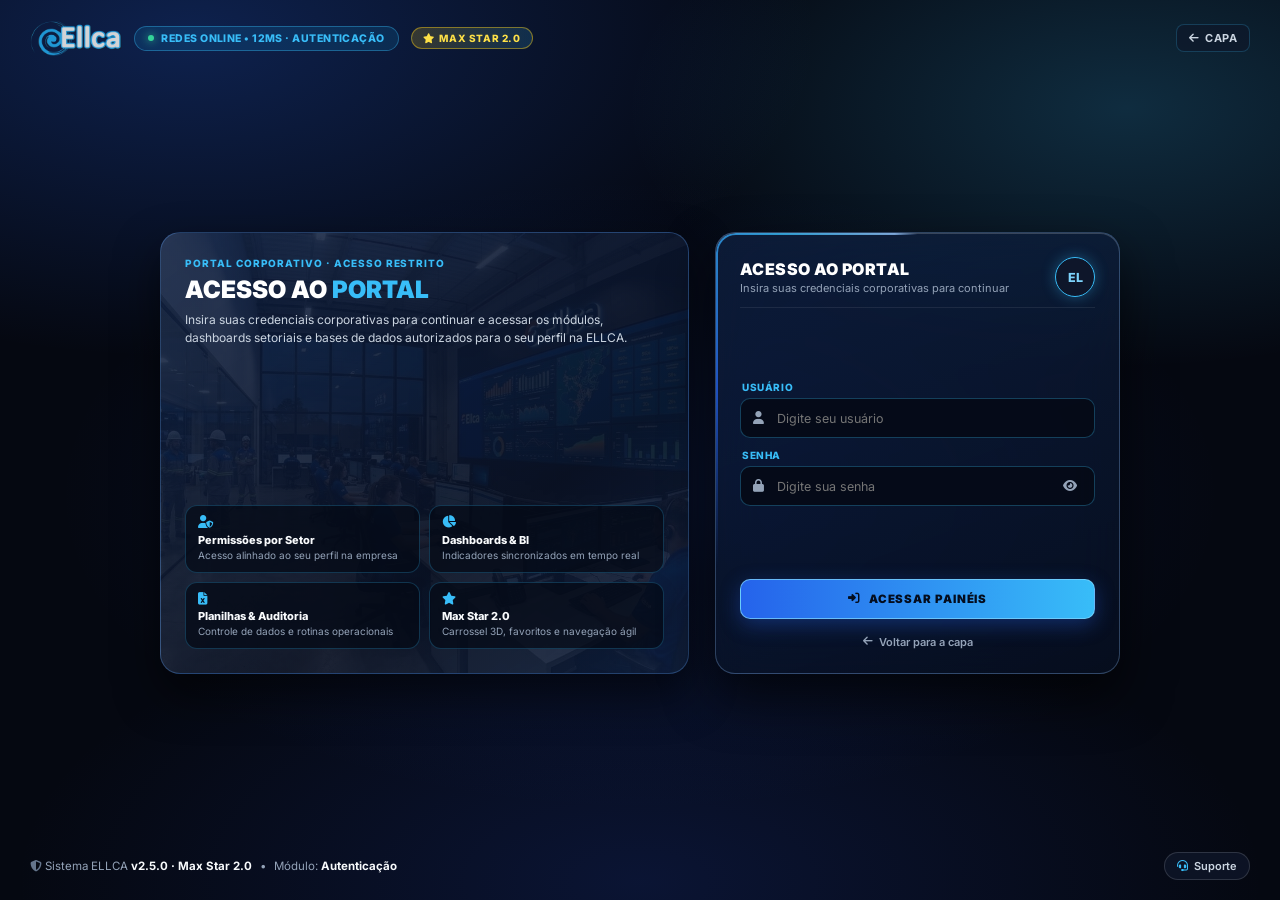
<file: home.html>
<!DOCTYPE html>
<html lang="pt-BR">

<head>
  <meta charset="UTF-8" />
  <meta name="viewport" content="width=device-width, initial-scale=1.0" />
  <title>ELLCA | CENTRAL DE CONTROLE</title>

  <link rel="preconnect" href="https://fonts.googleapis.com" />
  <link rel="preconnect" href="https://fonts.gstatic.com" crossorigin />
  <link href="https://fonts.googleapis.com/css2?family=Inter:wght@400;500;600;700;800;900&display=swap" rel="stylesheet" />

  <script>
    if (sessionStorage.getItem('ellca_auth') !== 'true') {
      window.location.replace('login.html');
    }
  </script>

  <style>
    :root {
      --card-w: clamp(276px, 19.5vw, 316px);
      --card-h: clamp(326px, 39vh, 354px);
      --card-img-h: clamp(125px, 12.1vh, 145px);
      --card-turn: 3.2s;
      --card-count: 5;
      --cycle-total: calc(var(--card-turn) * var(--card-count));
    }

    @property --sweep-angle {
      syntax: "<angle>";
      initial-value: 0deg;
      inherits: false;
    }

    @keyframes borderSweepContinuous {
      from { --sweep-angle: 0deg; }
      to { --sweep-angle: 360deg; }
    }

    @keyframes cardGlowRelay {
      0%, 100% {
        opacity: 0.78;
        background: linear-gradient(160deg, rgba(17, 35, 68, 0.46) 0%, rgba(7, 15, 32, 0.58) 100%);
        border-color: rgba(147, 197, 253, 0.20);
        box-shadow: 0 12px 28px rgba(0, 0, 0, 0.44), inset 0 1px 0 rgba(255, 255, 255, 0.12);
      }
      3%, 13% {
        opacity: 1;
        background: linear-gradient(160deg, rgba(24, 52, 98, 0.74) 0%, rgba(9, 21, 44, 0.82) 100%);
        border-color: rgba(125, 211, 252, 0.78);
        box-shadow:
          0 20px 44px rgba(0, 0, 0, 0.68),
          0 0 32px rgba(56, 189, 248, 0.36),
          0 0 12px rgba(125, 211, 252, 0.26),
          inset 0 1px 0 rgba(255, 255, 255, 0.30);
      }
      18% {
        opacity: 0.78;
        background: linear-gradient(160deg, rgba(17, 35, 68, 0.46) 0%, rgba(7, 15, 32, 0.58) 100%);
        border-color: rgba(147, 197, 253, 0.20);
        box-shadow: 0 12px 28px rgba(0, 0, 0, 0.44), inset 0 1px 0 rgba(255, 255, 255, 0.12);
      }
    }

    @keyframes borderBeamRelay {
      0%, 100% { opacity: 0; }
      2.5%, 13.5% { opacity: 1; }
      17.5% { opacity: 0; }
    }

    @keyframes paletteCycle360 {
      0%, 24.99% { --edge-a: #38bdf8; --edge-b: #2563eb; --edge-c: #bae6fd; }
      25%, 49.99% { --edge-a: #facc15; --edge-b: #f59e0b; --edge-c: #fef08a; }
      50%, 74.99% { --edge-a: #34d399; --edge-b: #0284c7; --edge-c: #a7f3d0; }
      75%, 100% { --edge-a: #818cf8; --edge-b: #06b6d4; --edge-c: #e0e7ff; }
    }

    @keyframes pulseDot {
      0%, 100% { transform: scale(1); opacity: 1; }
      50% { transform: scale(1.35); opacity: 0.65; }
    }

    @keyframes card3dTurnIn {
      0% { transform: translate3d(0, 6px, 0) scale(0.95); }
      100% { transform: translate3d(0, 0, 0) scale(1); }
    }

    *, *::before, *::after {
      box-sizing: border-box;
      margin: 0;
      padding: 0;
      font-family: 'Inter', system-ui, -apple-system, BlinkMacSystemFont, 'Segoe UI', Roboto, sans-serif;
    }

    html, body { min-height: 100%; }

    body {
      background-color: #050811;
      background-image:
        radial-gradient(ellipse 75% 55% at 15% 4%, rgba(37, 99, 235, 0.25) 0%, transparent 65%),
        radial-gradient(ellipse 65% 48% at 88% 12%, rgba(56, 189, 248, 0.18) 0%, transparent 60%),
        radial-gradient(ellipse 65% 50% at 50% 55%, rgba(29, 78, 216, 0.12) 0%, transparent 70%),
        radial-gradient(ellipse 75% 50% at 50% 98%, rgba(30, 64, 175, 0.18) 0%, transparent 65%);
      color: #f8fafc;
      min-height: 100vh;
      min-height: 100dvh;
      padding: clamp(10px, 1.4vh, 16px) clamp(14px, 2vw, 24px);
      display: flex;
      flex-direction: column;
      overflow-y: auto;
      overflow-x: hidden;
    }

    /* ================= SISTEMA DE ÍCONES SVG BOLD + FALLBACK NATIVO ================= */
    .ico-svg {
      width: 1.08em;
      height: 1.08em;
      display: inline-block;
      vertical-align: -0.16em;
      flex-shrink: 0;
      stroke: currentColor;
      fill: none;
      stroke-width: 2.45;
      stroke-linecap: round;
      stroke-linejoin: round;
      shape-rendering: geometricPrecision;
      overflow: visible;
    }

    .hero-icon-box .ico-svg,
    .hero-btn .ico-svg,
    .cat-btn .ico-svg,
    .btn-primary-card .ico-svg,
    .btn-info-aba .ico-svg,
    .carousel-arrow .ico-svg,
    .carousel-status-label .ico-svg {
      stroke-width: 2.65;
    }

    .hero-icon-box .ico-svg {
      width: 21px;
      height: 21px;
      filter: drop-shadow(0 0 8px rgba(125, 211, 252, 0.45));
    }

    .kpi-pill-item .ico-svg,
    .btn-fav-card .ico-svg,
    .hero-greeting-pill .ico-svg,
    .card-badge-tag .ico-svg,
    .top-nav-link .ico-svg {
      stroke-width: 2.25;
    }

    .kpi-pill-item .ico-svg {
      color: #38bdf8;
      filter: drop-shadow(0 0 4px rgba(56, 189, 248, 0.35));
    }

    .tabular { font-variant-numeric: tabular-nums; }

    ::-webkit-scrollbar { width: 6px; height: 6px; }
    ::-webkit-scrollbar-track { background: #050811; }
    ::-webkit-scrollbar-thumb { background: rgba(56, 189, 248, 0.38); border-radius: 999px; }
    ::-webkit-scrollbar-thumb:hover { background: rgba(56, 189, 248, 0.65); }

    .page-container {
      max-width: 1560px;
      width: 100%;
      min-height: calc(100dvh - 30px);
      margin: 0 auto;
      display: flex;
      flex-direction: column;
      justify-content: space-between;
      gap: 11px;
    }

    .top-navbar-collapse {
      max-height: 90px;
      opacity: 1;
      transform: translateY(0);
      overflow: hidden;
      flex-shrink: 0;
      transition: max-height 0.28s ease, opacity 0.22s ease, transform 0.25s ease, margin 0.25s ease;
    }

    body.menu-hidden .top-navbar-collapse {
      max-height: 0;
      opacity: 0;
      transform: translateY(-10px);
      pointer-events: none;
      margin-bottom: -10px;
    }

    .top-navbar {
      display: flex;
      align-items: center;
      justify-content: space-between;
      gap: 8px;
      padding: 1px 2px;
      width: 100%;
    }

    .nav-brand-side {
      display: flex;
      align-items: center;
      gap: 8px;
      flex-shrink: 0;
    }

    .brand-logo {
      display: inline-flex;
      align-items: center;
      gap: 8px;
      text-decoration: none;
      color: #ffffff;
      font-weight: 800;
      font-size: 18px;
    }

    .brand-logo img {
      height: 32px;
      width: auto;
      max-width: 145px;
      object-fit: contain;
      display: block;
    }

    .brand-fallback {
      display: none;
      align-items: center;
      gap: 8px;
      font-weight: 800;
      font-size: 18px;
      color: #60a5fa;
    }

    .module-pill {
      display: inline-flex;
      align-items: center;
      gap: 6px;
      padding: 4px 10px;
      border-radius: 999px;
      background: rgba(14, 165, 233, 0.14);
      border: 1px solid rgba(56, 189, 248, 0.38);
      color: #38bdf8;
      font-size: 9.5px;
      font-weight: 800;
      letter-spacing: 0.45px;
      text-transform: uppercase;
      white-space: nowrap;
    }

    .module-pill .dot {
      width: 6px;
      height: 6px;
      border-radius: 50%;
      background: #34d399;
      box-shadow: 0 0 8px #34d399;
      animation: pulseDot 2s infinite;
    }

    .user-avatar-ring {
      width: 30px;
      height: 30px;
      border-radius: 50%;
      border: 1.5px solid #38bdf8;
      background: rgba(15, 23, 42, 0.85);
      box-shadow: 0 0 12px rgba(56, 189, 248, 0.35);
      color: #7dd3fc;
      font-size: 10.5px;
      font-weight: 800;
      display: inline-flex;
      align-items: center;
      justify-content: center;
      flex-shrink: 0;
    }

    .nav-links-side {
      display: flex;
      align-items: center;
      flex-wrap: nowrap;
      gap: 4px;
    }

    .top-nav-link {
      text-decoration: none;
      color: #cbd5e1;
      font-size: 10px;
      font-weight: 700;
      letter-spacing: 0.35px;
      text-transform: uppercase;
      display: inline-flex;
      align-items: center;
      gap: 5px;
      padding: 5px 8px;
      border-radius: 8px;
      white-space: nowrap;
      transition: color 0.2s ease, background 0.2s ease;
    }

    .top-nav-link:hover,
    .top-nav-link.active {
      color: #38bdf8;
      background: rgba(56, 189, 248, 0.14);
    }

    .hero-banner {
      position: relative;
      border-radius: 16px;
      padding: 15px 22px;
      background:
        linear-gradient(135deg, rgba(14, 32, 66, 0.82) 0%, rgba(9, 17, 36, 0.86) 55%, rgba(15, 32, 64, 0.80) 100%),
        url('img/Card_dashboard.jpg') center/cover no-repeat;
      backdrop-filter: blur(20px) saturate(145%);
      -webkit-backdrop-filter: blur(20px) saturate(145%);
      border: 1px solid rgba(96, 165, 250, 0.32);
      box-shadow:
        0 14px 32px rgba(0, 0, 0, 0.55),
        inset 0 1px 0 rgba(255, 255, 255, 0.14);
      display: flex;
      flex-direction: column;
      gap: 10px;
      overflow: hidden;
      flex-shrink: 0;
    }

    .hero-banner::after {
      content: "";
      position: absolute;
      top: -60px;
      right: -40px;
      width: 280px;
      height: 200px;
      background: radial-gradient(circle, rgba(56, 189, 248, 0.20) 0%, rgba(37, 99, 235, 0.16) 45%, transparent 72%);
      pointer-events: none;
    }

    .hero-top-split {
      display: flex;
      align-items: center;
      justify-content: space-between;
      flex-wrap: wrap;
      gap: 16px;
      position: relative;
      z-index: 2;
    }

    .hero-title-row {
      display: flex;
      align-items: center;
      gap: 14px;
      max-width: 1040px;
    }

    .hero-icon-box {
      width: 42px;
      height: 42px;
      border-radius: 12px;
      background: linear-gradient(145deg, rgba(37, 99, 235, 0.32), rgba(14, 165, 233, 0.22));
      border: 1px solid rgba(125, 211, 252, 0.45);
      box-shadow: 0 6px 18px rgba(37, 99, 235, 0.22), inset 0 1px 0 rgba(255, 255, 255, 0.22);
      color: #7dd3fc;
      display: flex;
      align-items: center;
      justify-content: center;
      font-size: 18px;
      flex-shrink: 0;
    }

    .hero-greeting-pill {
      display: inline-flex;
      align-items: center;
      flex-wrap: wrap;
      gap: 10px;
      min-height: 30px;
      font-size: 11.5px;
      font-weight: 700;
      letter-spacing: 0.15px;
      color: #fef08a;
      background: rgba(255, 255, 255, 0.06);
      backdrop-filter: blur(14px) saturate(150%);
      -webkit-backdrop-filter: blur(14px) saturate(150%);
      border: 1px solid rgba(255, 255, 255, 0.18);
      box-shadow: inset 0 1px 0 rgba(255, 255, 255, 0.16);
      padding: 6px 15px;
      border-radius: 999px;
      margin-bottom: 6px;
    }

    .hero-greeting-pill .pill-sep { opacity: 0.5; color: #cbd5e1; margin: 0 2px; }
    .hero-greeting-pill .pill-item { display: inline-flex; align-items: center; gap: 5px; }
    .hero-greeting-pill .pill-temp { color: #7dd3fc; }
    .hero-greeting-pill .pill-clock { color: #6ee7b7; }

    .hero-main-title {
      font-size: clamp(16px, 1.5vw, 18px);
      font-weight: 800;
      letter-spacing: 0.2px;
      color: #ffffff;
      text-transform: uppercase;
    }

    .hero-main-title span { color: #38bdf8; }

    .hero-subtitle {
      font-size: 11.5px;
      color: #cbd5e1;
      margin-top: 2px;
      line-height: 1.35;
    }

    .hero-right-stats {
      display: flex;
      align-items: center;
      flex-wrap: wrap;
      gap: 10px;
    }

    .quick-stat-pill {
      padding: 8px 14px;
      border-radius: 12px;
      background: rgba(255, 255, 255, 0.06);
      backdrop-filter: blur(14px) saturate(150%);
      -webkit-backdrop-filter: blur(14px) saturate(150%);
      border: 1px solid rgba(255, 255, 255, 0.18);
      box-shadow: inset 0 1px 0 rgba(255, 255, 255, 0.16);
      min-width: 114px;
    }

    .quick-stat-pill small {
      display: block;
      font-size: 9px;
      font-weight: 700;
      text-transform: uppercase;
      letter-spacing: 0.5px;
      color: #cbd5e1;
    }

    .quick-stat-pill strong {
      display: block;
      font-size: 12.5px;
      font-weight: 800;
      color: #ffffff;
      margin-top: 2px;
    }

    .hero-actions-row {
      display: flex;
      align-items: center;
      flex-wrap: wrap;
      gap: 8px;
      padding-top: 8px;
      border-top: 1px solid rgba(255, 255, 255, 0.08);
      position: relative;
      z-index: 2;
    }

    .live-badge {
      height: 29px;
      padding: 0 12px;
      border-radius: 8px;
      background: rgba(16, 185, 129, 0.14);
      border: 1px solid rgba(52, 211, 153, 0.38);
      color: #34d399;
      font-size: 10.5px;
      font-weight: 700;
      display: inline-flex;
      align-items: center;
      gap: 6px;
    }

    .hero-btn {
      height: 29px;
      padding: 0 12px;
      border-radius: 8px;
      font-size: 10px;
      font-weight: 800;
      letter-spacing: 0.4px;
      text-transform: uppercase;
      cursor: pointer;
      display: inline-flex;
      align-items: center;
      gap: 6px;
      text-decoration: none;
      transition: all 0.2s ease;
    }

    .hero-btn-blue {
      background: rgba(37, 99, 235, 0.22);
      border: 1px solid rgba(96, 165, 250, 0.45);
      color: #93c5fd;
    }

    .hero-btn-blue:hover,
    .hero-btn-blue.active {
      background: linear-gradient(90deg, #2563eb, #38bdf8);
      border-color: #7dd3fc;
      color: #040d1e;
    }

    .hero-btn-cyan {
      background: rgba(14, 165, 233, 0.16);
      border: 1px solid rgba(56, 189, 248, 0.42);
      color: #bae6fd;
    }

    .hero-btn-cyan:hover,
    .hero-btn-cyan.active {
      background: linear-gradient(90deg, #2563eb, #38bdf8);
      border-color: #7dd3fc;
      color: #040d1e;
    }

    .hero-btn-gold {
      background: rgba(234, 179, 8, 0.15);
      border: 1px solid rgba(250, 204, 21, 0.45);
      color: #fde047;
    }

    .hero-btn-gold:hover,
    .hero-btn-gold.active {
      background: rgba(234, 179, 8, 0.30);
      color: #fef08a;
    }

    .hero-btn-menu-toggle {
      background: #34d399;
      border: 1px solid #6ee7b7;
      color: #042f2e;
      box-shadow: 0 4px 14px rgba(52, 211, 153, 0.28);
    }

    body.menu-hidden .hero-btn-menu-toggle {
      background: rgba(30, 58, 138, 0.48);
      border: 1px solid rgba(96, 165, 250, 0.45);
      color: #e0f2fe;
      box-shadow: none;
    }

    .filter-toolbar {
      display: flex;
      align-items: center;
      justify-content: space-between;
      flex-wrap: wrap;
      gap: 10px;
      padding: 8px 14px;
      border-radius: 13px;
      background: rgba(13, 19, 34, 0.76);
      border: 1px solid rgba(255, 255, 255, 0.09);
      backdrop-filter: blur(16px);
      flex-shrink: 0;
    }

    .category-pills { display: flex; align-items: center; flex-wrap: wrap; gap: 6px; }

    .cat-btn {
      height: 28px;
      padding: 0 11px;
      border-radius: 8px;
      border: 1px solid rgba(255, 255, 255, 0.10);
      background: rgba(6, 10, 20, 0.72);
      color: #94a3b8;
      font-size: 10.5px;
      font-weight: 700;
      cursor: pointer;
      display: inline-flex;
      align-items: center;
      gap: 6px;
      transition: all 0.2s ease;
    }

    .cat-btn:hover { color: #e0f2fe; border-color: rgba(56, 189, 248, 0.38); }
    .cat-btn.active {
      background: linear-gradient(90deg, #2563eb, #38bdf8);
      border-color: #7dd3fc;
      color: #040d1e;
      font-weight: 800;
    }

    .search-box-wrap { position: relative; min-width: 240px; flex: 0 1 340px; }
    .search-box-wrap .search-ico {
      position: absolute;
      left: 11px;
      top: 50%;
      transform: translateY(-50%);
      color: #38bdf8;
      font-size: 12.5px;
      pointer-events: none;
    }

    .search-input {
      width: 100%;
      height: 29px;
      padding: 0 12px 0 32px;
      border-radius: 8px;
      background: rgba(5, 10, 22, 0.88);
      border: 1px solid rgba(56, 189, 248, 0.30);
      color: #f8fafc;
      font-size: 11.5px;
      outline: none;
    }

    .search-input:focus {
      border-color: #38bdf8;
      box-shadow: 0 0 0 2px rgba(56, 189, 248, 0.18);
    }

    .carousel-shell {
      position: relative;
      border-radius: 16px;
      background: rgba(10, 16, 30, 0.65);
      border: 1px solid rgba(56, 189, 248, 0.24);
      padding: 13px 18px 13px;
      backdrop-filter: blur(16px);
      box-shadow: 0 14px 36px rgba(0, 0, 0, 0.52);
      flex: 1 1 auto;
      min-height: 392px;
      display: flex;
      flex-direction: column;
      justify-content: space-between;
      gap: 10px;
    }

    .carousel-header-bar {
      display: flex;
      align-items: center;
      justify-content: space-between;
      flex-wrap: wrap;
      gap: 8px;
      flex-shrink: 0;
    }

    .carousel-status-label {
      font-size: 11px;
      font-weight: 800;
      letter-spacing: 0.5px;
      text-transform: uppercase;
      color: #7dd3fc;
      display: inline-flex;
      align-items: center;
      gap: 8px;
    }

    .kbd-hint {
      font-size: 9.5px;
      font-weight: 600;
      color: #94a3b8;
      text-transform: none;
      letter-spacing: 0.2px;
      padding: 2px 8px;
      border-radius: 6px;
      background: rgba(15, 23, 42, 0.72);
      border: 1px solid rgba(148, 163, 184, 0.22);
      display: inline-flex;
      align-items: center;
      gap: 5px;
    }

    .carousel-nav-controls { display: inline-flex; align-items: center; gap: 7px; }

    .carousel-arrow {
      width: 27px;
      height: 27px;
      border-radius: 9px;
      border: 1px solid rgba(56, 189, 248, 0.38);
      background: rgba(15, 23, 42, 0.85);
      color: #e0f2fe;
      cursor: pointer;
      display: inline-flex;
      align-items: center;
      justify-content: center;
      transition: all 0.2s ease;
    }

    .carousel-arrow:hover {
      background: #2563eb;
      border-color: #7dd3fc;
      color: #ffffff;
    }

    .cards-track {
      display: grid;
      grid-template-columns: repeat(4, minmax(272px, var(--card-w)));
      gap: 18px;
      justify-content: center;
      align-items: center;
      align-content: center;
      flex: 1 1 auto;
      width: 100%;
      padding: 2px 0;
    }

    .cards-track .card-3d-wrap {
      width: 100%;
      min-width: 0;
      max-width: var(--card-w);
      height: var(--card-h);
      min-height: var(--card-h);
      max-height: var(--card-h);
      perspective: 1400px;
      margin: 0 auto;
      transition: opacity 0.35s ease, transform 0.35s ease;
    }

    .cards-track .card-img-banner { height: var(--card-img-h); }

    @media (max-width: 1100px) {
      .cards-track { grid-template-columns: repeat(2, minmax(272px, var(--card-w))); }
    }

    .cards-track.grid-mode {
      display: grid;
      grid-template-columns: repeat(auto-fit, minmax(272px, var(--card-w)));
      gap: 18px;
      justify-content: center;
      align-items: stretch;
      align-content: start;
      padding: 4px 2px 8px;
    }

    .cards-track.mode-3d {
      display: flex;
      align-items: center;
      justify-content: center;
      position: relative;
      min-height: 392px;
      overflow: hidden;
      padding: 12px 0;
    }

    .cards-track.mode-3d .card-3d-wrap {
      position: absolute;
      width: clamp(290px, 23vw, 332px);
      min-width: clamp(290px, 23vw, 332px);
      max-width: clamp(290px, 23vw, 332px);
      height: 362px;
      min-height: 362px;
      max-height: 362px;
      transition: transform 0.62s cubic-bezier(0.22, 1, 0.36, 1), opacity 0.45s ease, filter 0.45s ease, z-index 0.2s ease;
    }

    .cards-track.mode-3d .card-img-banner { height: var(--card-img-h); }

    .cards-track.mode-3d .card-3d-wrap.slot-center {
      transform: translate3d(0, 0, 0) scale(1);
      opacity: 1;
      filter: blur(0px);
      z-index: 5;
      pointer-events: auto;
      animation: card3dTurnIn 0.62s cubic-bezier(0.22, 1, 0.36, 1) both;
    }

    .cards-track.mode-3d .card-3d-wrap.slot-left {
      transform: translate3d(-86%, 0, 0) scale(0.86);
      opacity: 0.48;
      z-index: 2;
      pointer-events: auto;
      cursor: pointer;
    }

    .cards-track.mode-3d .card-3d-wrap.slot-right {
      transform: translate3d(86%, 0, 0) scale(0.86);
      opacity: 0.48;
      z-index: 2;
      pointer-events: auto;
      cursor: pointer;
    }

    .cards-track.mode-3d .card-3d-wrap.slot-left:hover,
    .cards-track.mode-3d .card-3d-wrap.slot-right:hover { opacity: 0.68; }

    .cards-track.mode-3d .card-3d-wrap.slot-left .card-surface,
    .cards-track.mode-3d .card-3d-wrap.slot-right .card-surface {
      animation: none !important;
      opacity: 1;
      background: linear-gradient(155deg, rgba(186, 230, 253, 0.16) 0%, rgba(56, 189, 248, 0.08) 50%, rgba(15, 23, 42, 0.24) 100%);
      backdrop-filter: blur(22px) saturate(140%);
      -webkit-backdrop-filter: blur(22px) saturate(140%);
      border-color: rgba(186, 230, 253, 0.30);
      box-shadow: 0 12px 28px rgba(0, 0, 0, 0.32), inset 0 1px 0 rgba(255, 255, 255, 0.22);
    }

    .cards-track.mode-3d .card-3d-wrap.slot-left .card-surface::before,
    .cards-track.mode-3d .card-3d-wrap.slot-right .card-surface::before {
      animation: none !important;
      opacity: 0 !important;
    }

    .cards-track.mode-3d .card-3d-wrap.slot-center .card-surface {
      animation: paletteCycle360 48s steps(1, end) infinite;
      opacity: 1;
      background: linear-gradient(160deg, rgba(24, 52, 98, 0.74) 0%, rgba(9, 21, 44, 0.82) 100%);
      border-color: rgba(125, 211, 252, 0.78);
      box-shadow:
        0 20px 44px rgba(0, 0, 0, 0.68),
        0 0 32px rgba(56, 189, 248, 0.36),
        0 0 12px rgba(125, 211, 252, 0.26),
        inset 0 1px 0 rgba(255, 255, 255, 0.30);
    }

    .cards-track.mode-3d .card-3d-wrap.slot-center .card-surface::before {
      opacity: 1;
      animation: borderSweepContinuous var(--card-turn) linear infinite;
    }

    .cards-track.mode-3d .card-3d-wrap.slot-hidden {
      transform: translate3d(0, 8px, 0) scale(0.72);
      opacity: 0;
      z-index: 1;
      pointer-events: none;
    }

    .card-3d-wrap.sem-acesso .card-surface {
      opacity: 0.30 !important;
      filter: saturate(0.28) brightness(0.72);
      border-color: rgba(148, 163, 184, 0.18);
      box-shadow: 0 10px 24px rgba(0, 0, 0, 0.35);
    }

    .card-3d-wrap.sem-acesso .card-surface::before { opacity: 0.10 !important; }

    .card-3d-wrap.sem-acesso .btn-primary-card,
    .card-3d-wrap.sem-acesso .btn-info-aba {
      opacity: 0.45;
      cursor: not-allowed;
      pointer-events: none;
      border-color: rgba(148, 163, 184, 0.25);
      background: rgba(15, 23, 42, 0.45);
      color: #94a3b8;
      box-shadow: none;
    }

    .card-surface {
      --sweep-angle: 0deg;
      --edge-a: #38bdf8;
      --edge-b: #2563eb;
      --edge-c: #bae6fd;
      --relay-delay: 0s;
      position: relative;
      border-radius: 16px;
      background: linear-gradient(160deg, rgba(17, 35, 68, 0.46) 0%, rgba(7, 15, 32, 0.58) 100%);
      backdrop-filter: blur(22px) saturate(155%);
      -webkit-backdrop-filter: blur(22px) saturate(155%);
      border: 1px solid rgba(147, 197, 253, 0.20);
      box-shadow:
        0 12px 28px rgba(0, 0, 0, 0.44),
        inset 0 1px 0 rgba(255, 255, 255, 0.12);
      opacity: 0.78;
      transform: rotateX(var(--rx, 0deg)) rotateY(var(--ry, 0deg));
      transition: transform 0.35s ease-out, background 0.35s ease, opacity 0.35s ease, border-color 0.35s ease, box-shadow 0.35s ease;
      height: 100%;
      width: 100%;
      overflow: hidden;
      animation:
        paletteCycle360 48s steps(1, end) infinite,
        cardGlowRelay var(--cycle-total) ease-in-out var(--relay-delay) infinite;
    }

    .card-surface::before {
      content: "";
      position: absolute;
      inset: 0;
      border-radius: 16px;
      padding: 2.5px;
      background: conic-gradient(
        from var(--sweep-angle),
        transparent 0deg,
        transparent 195deg,
        var(--edge-b) 258deg,
        var(--edge-a) 315deg,
        var(--edge-c) 352deg,
        transparent 360deg
      );
      -webkit-mask: linear-gradient(#fff 0 0) content-box, linear-gradient(#fff 0 0);
      -webkit-mask-composite: xor;
      mask-composite: exclude;
      opacity: 0;
      pointer-events: none;
      z-index: 4;
      animation:
        borderSweepContinuous var(--card-turn) linear infinite,
        borderBeamRelay var(--cycle-total) ease-in-out var(--relay-delay) infinite;
    }

    .card-surface:hover {
      opacity: 1 !important;
      background: linear-gradient(160deg, rgba(24, 52, 98, 0.74) 0%, rgba(9, 21, 44, 0.82) 100%) !important;
      border-color: rgba(125, 211, 252, 0.82) !important;
      box-shadow:
        0 20px 44px rgba(0, 0, 0, 0.68),
        0 0 32px rgba(56, 189, 248, 0.40),
        0 0 12px rgba(125, 211, 252, 0.30),
        inset 0 1px 0 rgba(255, 255, 255, 0.32) !important;
    }

    .card-surface:hover::before { opacity: 1 !important; }

    body.glow-paused .card-surface,
    body.glow-paused .card-surface::before { animation-play-state: paused !important; }

    .card-body {
      position: relative;
      z-index: 2;
      padding: 13px 15px 14px;
      border-radius: 15px;
      height: 100%;
      display: flex;
      flex-direction: column;
      justify-content: space-between;
      gap: 7px;
    }

    .card-img-banner {
      position: relative;
      width: 100%;
      height: var(--card-img-h);
      border-radius: 10px;
      background-size: cover;
      background-position: center;
      border: 1px solid rgba(255, 255, 255, 0.15);
      overflow: hidden;
      flex-shrink: 0;
    }

    .card-badge-tag {
      position: absolute;
      top: 7px;
      left: 7px;
      z-index: 2;
      padding: 2.5px 8px;
      border-radius: 6px;
      font-size: 8.5px;
      font-weight: 800;
      letter-spacing: 0.5px;
      text-transform: uppercase;
      display: inline-flex;
      align-items: center;
      gap: 4px;
      background: rgba(14, 165, 233, 0.88);
      border: 1px solid rgba(186, 230, 253, 0.65);
      color: #ffffff;
      box-shadow: 0 3px 10px rgba(0, 0, 0, 0.35);
    }

    .card-badge-tag.gold {
      background: rgba(234, 179, 8, 0.92);
      border-color: rgba(254, 240, 138, 0.75);
      color: #1c1402;
    }

    .card-badge-tag.locked {
      background: rgba(30, 41, 59, 0.92);
      border-color: rgba(148, 163, 184, 0.45);
      color: #cbd5e1;
    }

    .btn-fav-card {
      position: absolute;
      top: 7px;
      right: 7px;
      z-index: 2;
      width: 24px;
      height: 24px;
      border-radius: 6px;
      border: 1px solid rgba(255, 255, 255, 0.25);
      background: rgba(5, 10, 22, 0.72);
      color: #cbd5e1;
      font-size: 11px;
      cursor: pointer;
      display: inline-flex;
      align-items: center;
      justify-content: center;
      transition: all 0.2s ease;
    }

    .btn-fav-card:hover { border-color: #facc15; color: #fde047; }
    .btn-fav-card.favorited {
      background: rgba(234, 179, 8, 0.92);
      border-color: #fef08a;
      color: #1c1402;
    }

    .card-title-txt {
      font-size: 13.5px;
      font-weight: 800;
      color: #ffffff;
      letter-spacing: 0.25px;
      text-transform: uppercase;
    }

    .card-desc-txt {
      font-size: 11px;
      line-height: 1.35;
      color: #cbd5e1;
      margin-top: 2px;
      display: -webkit-box;
      -webkit-line-clamp: 2;
      -webkit-box-orient: vertical;
      overflow: hidden;
    }

    .kpi-pills-row {
      display: flex;
      align-items: center;
      gap: 6px;
      flex-wrap: wrap;
    }

    .kpi-pill-item {
      display: inline-flex;
      align-items: center;
      gap: 5px;
      padding: 2.5px 8px;
      border-radius: 6px;
      background: rgba(6, 16, 36, 0.68);
      border: 1px solid rgba(56, 189, 248, 0.25);
      font-size: 9.5px;
      font-weight: 700;
      color: #e2e8f0;
    }

    .kpi-success { color: #34d399 !important; border-color: rgba(52, 211, 153, 0.35) !important; }
    .kpi-success .ico-svg { color: #34d399 !important; filter: drop-shadow(0 0 4px rgba(52, 211, 153, 0.35)); }

    .card-actions-stack {
      display: flex;
      flex-direction: column;
      gap: 5px;
      margin-top: auto;
    }

    .acessar-line {
      display: flex;
      align-items: center;
      gap: 6px;
      width: 100%;
      height: 30px;
    }

    .btn-primary-card {
      flex: 1 1 auto;
      width: 100%;
      height: 30px;
      min-height: 30px;
      max-height: 30px;
      padding: 0 12px;
      border-radius: 8px;
      border: 1px solid rgba(56, 189, 248, 0.58);
      background: linear-gradient(180deg, rgba(14, 165, 233, 0.32) 0%, rgba(2, 132, 199, 0.20) 100%);
      color: #ffffff;
      font-size: 10px;
      font-weight: 800;
      letter-spacing: 0.5px;
      text-transform: uppercase;
      cursor: pointer;
      display: inline-flex;
      align-items: center;
      justify-content: center;
      gap: 6px;
      transition: all 0.2s ease;
    }

    .btn-primary-card:hover {
      background: linear-gradient(90deg, #2563eb, #38bdf8);
      border-color: #bae6fd;
      color: #040d1e;
      box-shadow: 0 4px 16px rgba(56, 189, 248, 0.35);
    }

    .btn-glass-card {
      flex: 0 0 29px;
      width: 100%;
      height: 29px;
      min-height: 29px;
      max-height: 29px;
      padding: 0 12px;
      border-radius: 8px;
      border: 1px solid rgba(147, 197, 253, 0.28);
      background: rgba(15, 29, 58, 0.52);
      color: #e2e8f0;
      font-size: 9.5px;
      font-weight: 800;
      letter-spacing: 0.5px;
      text-transform: uppercase;
      cursor: pointer;
      display: inline-flex;
      align-items: center;
      justify-content: center;
      gap: 6px;
      transition: all 0.2s ease;
    }

    .btn-glass-card:hover {
      border-color: #38bdf8;
      color: #ffffff;
      background: rgba(56, 189, 248, 0.16);
    }

    .btn-info-aba {
      width: 30px;
      height: 30px;
      min-height: 30px;
      max-height: 30px;
      flex-shrink: 0;
      background: rgba(6, 18, 42, 0.78);
      border: 1px solid rgba(56, 189, 248, 0.45);
      border-radius: 8px;
      color: #38bdf8;
      font-size: 13px;
      font-weight: 800;
      cursor: pointer;
      display: inline-flex;
      align-items: center;
      justify-content: center;
      transition: all 0.2s ease;
    }

    .btn-info-aba:hover:not(:disabled) {
      background: #38bdf8;
      border-color: #ffffff;
      color: #02060f;
    }

    .btn-info-aba:disabled { opacity: 0.35; cursor: not-allowed; }

    .pagination-dots {
      display: flex;
      align-items: center;
      justify-content: center;
      flex-wrap: wrap;
      gap: 6px;
      margin-top: 2px;
      flex-shrink: 0;
    }

    .p-dot {
      width: 7px;
      height: 7px;
      border-radius: 999px;
      border: none;
      background: rgba(148, 163, 184, 0.35);
      cursor: pointer;
      transition: all 0.25s ease;
    }

    .p-dot.active {
      width: 24px;
      background: #38bdf8;
      box-shadow: 0 0 10px #38bdf8;
    }

    .details-drawer-backdrop {
      display: none;
      position: fixed;
      inset: 0;
      z-index: 9990;
      background: rgba(2, 6, 15, 0.72);
      backdrop-filter: blur(6px);
    }

    .details-drawer-backdrop.open { display: block; }

    .details-drawer {
      position: fixed;
      top: 0;
      right: -440px;
      width: 100%;
      max-width: 410px;
      height: 100vh;
      height: 100dvh;
      z-index: 9995;
      background: linear-gradient(170deg, rgba(13, 22, 42, 0.98) 0%, rgba(5, 10, 22, 0.99) 100%);
      border-left: 1px solid rgba(56, 189, 248, 0.38);
      box-shadow: -16px 0 42px rgba(0, 0, 0, 0.75);
      padding: 22px;
      display: flex;
      flex-direction: column;
      gap: 14px;
      transition: right 0.3s ease;
      overflow-y: auto;
    }

    .details-drawer.open { right: 0; }

    .details-drawer-top {
      display: flex;
      align-items: center;
      justify-content: space-between;
      padding-bottom: 12px;
      border-bottom: 1px solid rgba(255, 255, 255, 0.08);
    }

    .details-drawer-top h3 { font-size: 16.5px; font-weight: 800; color: #ffffff; }

    .details-drawer-close {
      width: 32px;
      height: 32px;
      border-radius: 9px;
      border: 1px solid rgba(255, 255, 255, 0.14);
      background: rgba(15, 23, 42, 0.8);
      color: #e2e8f0;
      cursor: pointer;
      display: inline-flex;
      align-items: center;
      justify-content: center;
    }

    .details-meta-grid { display: grid; grid-template-columns: 1fr 1fr; gap: 10px; }

    .details-meta-box {
      padding: 10px 12px;
      border-radius: 10px;
      background: rgba(5, 10, 22, 0.78);
      border: 1px solid rgba(255, 255, 255, 0.08);
    }

    .details-meta-box small {
      display: block;
      font-size: 9.5px;
      color: #94a3b8;
      text-transform: uppercase;
      font-weight: 700;
    }

    .details-meta-box strong { display: block; font-size: 12px; color: #f8fafc; margin-top: 3px; }

    .details-sublist {
      list-style: none;
      display: flex;
      flex-direction: column;
      gap: 8px;
      overflow-y: auto;
      max-height: 44vh;
    }

    .details-sublist li {
      display: flex;
      align-items: center;
      justify-content: space-between;
      padding: 10px 12px;
      border-radius: 10px;
      background: rgba(15, 23, 42, 0.75);
      border: 1px solid rgba(56, 189, 248, 0.22);
      font-size: 11.5px;
      font-weight: 600;
      color: #e2e8f0;
    }

    .ellca-official-footer {
      padding: 2px 2px 0;
      display: flex;
      align-items: center;
      justify-content: space-between;
      flex-wrap: wrap;
      gap: 10px;
      font-size: 11.5px;
      color: #94a3b8;
      flex-shrink: 0;
    }

    .footer-system-text { display: inline-flex; align-items: center; flex-wrap: wrap; gap: 8px; color: #94a3b8; }
    .footer-system-text strong { color: #f8fafc; font-weight: 700; }
    .footer-right-actions { display: inline-flex; align-items: center; flex-wrap: wrap; gap: 8px; }

    .btn-footer-support {
      height: 28px;
      padding: 0 12px;
      border-radius: 999px;
      background: rgba(15, 23, 42, 0.78);
      border: 1px solid rgba(255, 255, 255, 0.14);
      color: #cbd5e1;
      font-size: 11px;
      font-weight: 600;
      cursor: pointer;
      display: inline-flex;
      align-items: center;
      gap: 6px;
      transition: all 0.2s ease;
    }

    .btn-footer-support:hover { border-color: #38bdf8; color: #ffffff; background: rgba(56, 189, 248, 0.14); }

    .btn-footer-sair {
      height: 28px;
      padding: 0 12px;
      border-radius: 999px;
      background: rgba(239, 68, 68, 0.14);
      border: 1px solid rgba(248, 113, 113, 0.35);
      color: #fca5a5;
      font-size: 11px;
      font-weight: 700;
      cursor: pointer;
      display: inline-flex;
      align-items: center;
      gap: 6px;
      transition: all 0.2s ease;
    }

    .btn-footer-sair:hover { background: rgba(239, 68, 68, 0.28); color: #ffffff; }

    @media (max-width: 1180px) {
      .top-navbar { flex-wrap: wrap; }
      .nav-links-side { flex-wrap: wrap; width: 100%; justify-content: flex-end; }
    }

    @media (max-width: 760px) {
      .cards-track.mode-3d .card-3d-wrap { width: 274px; min-width: 274px; max-width: 274px; }
      .cards-track.mode-3d .card-3d-wrap.slot-left { transform: translate3d(-65%, 0, 0) scale(0.78); }
      .cards-track.mode-3d .card-3d-wrap.slot-right { transform: translate3d(65%, 0, 0) scale(0.78); }
      .search-box-wrap { min-width: 0; width: 100%; flex: 1 1 100%; }
    }

    @media (max-width: 520px) {
      body { padding: 10px 12px 14px; }
      .hero-banner { padding: 12px 14px; }
      .quick-stat-pill { min-width: 0; flex: 1 1 auto; }
      .cards-track, .cards-track.grid-mode { grid-template-columns: 1fr; }
      .cards-track .card-3d-wrap { max-width: 100%; }
      .cards-track.mode-3d .card-3d-wrap.slot-left, .cards-track.mode-3d .card-3d-wrap.slot-right { opacity: 0.16; }
    }
  </style>
</head>

<body>
  <div class="page-container">

    <div class="top-navbar-collapse">
      <header class="top-navbar">
        <div class="nav-brand-side">
          <a href="index.html" class="brand-logo" title="ELLCA">
            <img src="img/logo_ellca.png" alt="Logo ELLCA"
                 onerror="this.style.display='none'; document.getElementById('logoFallback').style.display='inline-flex';" />
            <span id="logoFallback" class="brand-fallback">🌀Ellca</span>
          </a>

          <span class="module-pill">
            <span class="dot"></span>
            REDES ONLINE • 12ms · CENTRAL DE CONTROLE
          </span>

          <span class="user-avatar-ring" id="userAvatarInitials" title="Rodrigo Lopes">RL</span>
        </div>

        <nav class="nav-links-side" aria-label="Menu do Portal">
          <a href="home.html" class="top-nav-link active" data-svg="home">HOME</a>
          <a href="dashboard.html" class="top-nav-link" data-svg="pie">DASHBOARD</a>
          <a href="planilha.html" class="top-nav-link" data-svg="sheet">PLANILHAS</a>
          <a href="supervisor.html" class="top-nav-link" data-svg="shieldUser">SUPERVISÃO</a>
          <a href="gerencial.html" class="top-nav-link" data-svg="crown">GERÊNCIA</a>
          <a href="organograma.html" class="top-nav-link" data-svg="sitemap">ORGANOGRAMA</a>
        </nav>
      </header>
    </div>

    <section class="hero-banner">
      <div class="hero-top-split">
        <div class="hero-title-row">
          <div class="hero-icon-box" id="heroMainIconBox"></div>
          <div>
            <div class="hero-greeting-pill tabular" id="homeGreetingPill">
              <span id="homeGreetingIconWrap"></span>
              <span id="homeGreetingText">Olá, Rodrigo Lopes • Carregando local e clima...</span>
            </div>
            <h1 class="hero-main-title">CENTRAL DE <span>CONTROLE ELLCA</span></h1>
            <p class="hero-subtitle">
              Acesso unificado aos painéis analíticos, planilhas operacionais e módulos de gestão conforme o perfil autorizado.
            </p>
          </div>
        </div>

        <div class="hero-right-stats tabular">
          <div class="quick-stat-pill">
            <small>Módulos Ativos</small>
            <strong id="heroTotalModulos">5 Módulos</strong>
          </div>
          <div class="quick-stat-pill">
            <small>Ambiente</small>
            <strong style="color:#7dd3fc;">Integrado</strong>
          </div>
          <div class="quick-stat-pill">
            <small>Status</small>
            <strong style="color:#6ee7b7;">Online</strong>
          </div>
        </div>
      </div>

      <div class="hero-actions-row">
        <span class="live-badge tabular" id="liveBadgeEl"></span>

        <button type="button" class="hero-btn hero-btn-cyan active" id="btnModoCarrossel" data-svg="sliders">MODO CARROSSEL</button>
        <button type="button" class="hero-btn hero-btn-blue" id="btnModoCarrossel3D" data-svg="cube">MODO CARROSSEL 3D</button>
        <button type="button" class="hero-btn hero-btn-blue" id="btnModoGrade" data-svg="grid">MODO GRADE</button>

        <button type="button" class="hero-btn hero-btn-gold" id="btnFiltroFavoritos">
          <span id="favStarIcon"></span> FAVORITOS (<span id="favCountTxt">0</span>)
        </button>

        <button type="button" class="hero-btn hero-btn-blue" id="btnAutoPlay">
          <span id="iconAutoPlayWrap"></span> <span id="txtAutoPlay">AUTOPLAY: ON</span>
        </button>

        <button type="button" class="hero-btn hero-btn-menu-toggle" id="btnToggleMenu" style="margin-left:auto;">
          <span id="iconToggleMenuWrap"></span>
          <span id="txtToggleMenu">OCULTAR MENU</span>
        </button>
      </div>
    </section>

    <div class="filter-toolbar">
      <div class="category-pills" id="categoryPills">
        <button type="button" class="cat-btn active" data-cat="TODOS" data-svg="layers">Todos (<span id="catTodosCount">5</span>
        )</button>
        <button type="button" class="cat-btn" data-cat="BI_DADOS" data-svg="pie">BI &amp; Dados</button>
        <button type="button" class="cat-btn" data-cat="EXECUTIVO" data-svg="crown">Executivo &amp; Equipe</button>
        <button type="button" class="cat-btn" data-cat="SUPERVISAO" data-svg="shieldUser">Supervisão</button>
      </div>

      <div class="search-box-wrap" id="searchBoxWrap">
        <input type="text" id="moduleSearch" class="search-input" placeholder="Pesquisar módulo na Central de Controle..." />
      </div>
    </div>

    <section class="carousel-shell">
      <div class="carousel-header-bar">
        <span class="carousel-status-label" id="carouselStatusLabel"></span>

        <div class="carousel-nav-controls" id="carouselNavControls">
          <span class="kbd-hint" id="kbdHintEl" title="Use as setas do teclado para navegar e Espaço para pausar">
            ← → Navegar · Espaço Pausar
          </span>
          <button type="button" class="carousel-arrow" id="btnPrevCard" title="Anterior (Seta Esquerda)" aria-label="Anterior"></button>
          <button type="button" class="carousel-arrow" id="btnNextCard" title="Próximo (Seta Direita)" aria-label="Próximo"></button>
        </div>
      </div>

      <div class="cards-track" id="cardsWrapper"></div>
      <div class="pagination-dots" id="paginationDots"></div>
    </section>

    <footer class="ellca-official-footer">
      <div class="footer-system-text" id="footerSysText">
        <span>Sistema ELLCA <strong>v2.5.0</strong></span>
        <span>•</span>
        <span>Módulo: <strong>Central de Controle</strong></span>
      </div>

      <div class="footer-right-actions">
        <button type="button" class="btn-footer-support" id="btnFooterSupport" title="Rodrigo.lopes@ellca2.com.br">Suporte</button>
        <span style="color:#cbd5e1;" id="footerUserWrap">Olá, <strong id="footerUserName" style="color:#fff;">Rodrigo Lopes</strong></span>
        <button type="button" class="btn-footer-sair" id="btnSairRodape" title="Sair do sistema">Sair</button>
      </div>
    </footer>

  </div>

  <div class="details-drawer-backdrop" id="detailsBackdrop"></div>
  <aside class="details-drawer" id="detailsDrawer" aria-hidden="true">
    <div class="details-drawer-top">
      <h3 id="drawerModTitulo">Módulo</h3>
      <button type="button" class="details-drawer-close" id="btnFecharDrawer" title="Fechar Detalhes" aria-label="Fechar Detalhes"></button>
    </div>
    <p id="drawerModDesc" style="font-size:12px; color:#cbd5e1; line-height:1.55;"></p>
    <div class="details-meta-grid">
      <div class="details-meta-box"><small>Categoria</small><strong id="drawerModCat">BI & DADOS</strong></div>
      <div class="details-meta-box"><small>Indicador</small><strong id="drawerModKpi">Ativo</strong></div>
      <div class="details-meta-box"><small>Rota</small><strong id="drawerModRota">dashboard.html</strong></div>
      <div class="details-meta-box"><small>Permissão</small><strong id="drawerModPerm">AUTORIZADO</strong></div>
    </div>
    <div style="font-size:10px; font-weight:800; color:#38bdf8; text-transform:uppercase; letter-spacing:1px;">
      Recursos Disponíveis
    </div>
    <ul class="details-sublist" id="drawerModRecursos"></ul>
    <button type="button" class="btn-primary-card" id="btnDrawerAcessar" style="margin-top:auto; height:38px; min-height:38px; max-height:38px;"></button>
  </aside>

  <script>
    (function iniciarHomeMaxStar() {
      // ================= ESTADO GLOBAL INICIALIZADO NO TOPO =================
      let modoVisualizacao = "carrossel";
      let categoriaAtiva = "TODOS";
      let somenteFavoritos = false;
      let indiceCarrossel = 0;
      let autoPlayAtivo = true;
      let timerCarrossel = null;
      let itemAtualDrawer = null;
      let assinaturaDomAtual = "";

      let modoIconeAtivo = "nativo"; // "nativo" | "site"
      const cacheIconesSite = {};
      let siteCdnDisponivel = null;

      // ================= ÍCONES NATIVOS (FALLBACK LOCAL GARANTIDO) =================
      const SVG_MAP = {
        info: '<svg class="ico-svg" viewBox="0 0 24 24"><circle cx="12" cy="12" r="9.5"/><path d="M12 16v-4.2"/><circle cx="12" cy="8.2" r="0.6" fill="currentColor" stroke="none"/></svg>',
        star: '<svg class="ico-svg" viewBox="0 0 24 24"><polygon points="12 2.4 15 8.5 21.7 9.5 16.85 14.2 18 20.9 12 17.75 6 20.9 7.15 14.2 2.3 9.5 9 8.5 12 2.4"/></svg>',
        starFilled: '<svg class="ico-svg" style="fill:currentColor;" viewBox="0 0 24 24"><polygon points="12 2.4 15 8.5 21.7 9.5 16.85 14.2 18 20.9 12 17.75 6 20.9 7.15 14.2 2.3 9.5 9 8.5 12 2.4"/></svg>',
        pin: '<svg class="ico-svg" viewBox="0 0 24 24"><path d="M20.5 10c0 6.8-8.5 12.2-8.5 12.2S3.5 16.8 3.5 10a8.5 8.5 0 0 1 17 0z"/><circle cx="12" cy="10" r="2.8"/></svg>',
        sun: '<svg class="ico-svg" viewBox="0 0 24 24"><circle cx="12" cy="12" r="4.6"/><path d="M12 2v2.2M12 19.8V22M4.93 4.93l1.55 1.55M17.52 17.52l1.55 1.55M2 12h2.2M19.8 12H22M4.93 19.07l1.55-1.55M17.52 6.48l1.55-1.55"/></svg>',
        moon: '<svg class="ico-svg" viewBox="0 0 24 24"><path d="M20.5 13.2A8.8 8.8 0 1 1 10.8 3.5a7 7 0 0 0 9.7 9.7z"/></svg>',
        cloudSun: '<svg class="ico-svg" viewBox="0 0 24 24"><path d="M12 2.5v2M5.2 5.2l1.4 1.4M19.8 12h2M18.8 5.2l-1.4 1.4"/><path d="M15.8 12.5a3.8 3.8 0 0 0-5.6-3.9"/><path d="M13 21.5H7.2a4.8 4.8 0 1 1 4.7-5.8H13a2.9 2.9 0 0 1 0 5.8Z"/></svg>',
        cloud: '<svg class="ico-svg" viewBox="0 0 24 24"><path d="M17.5 19H9a6.8 6.8 0 1 1 6.5-8.8h2a4.4 4.4 0 1 1 0 8.8Z"/></svg>',
        rain: '<svg class="ico-svg" viewBox="0 0 24 24"><path d="M4.5 14.8A6.8 6.8 0 1 1 15.6 8.2h1.9a4.4 4.4 0 0 1 2.3 8.1"/><path d="M16 14.5v5.5M8 14.5v5.5M12 16.5v5.5"/></svg>',
        bolt: '<svg class="ico-svg" viewBox="0 0 24 24"><polygon points="13 2.2 3.5 13.8 11.8 13.8 11 21.8 20.5 10.2 12.2 10.2 13 2.2"/></svg>',
        checkCircle: '<svg class="ico-svg" viewBox="0 0 24 24"><path d="M21.5 11.2V12a9.5 9.5 0 1 1-5.6-8.7"/><polyline points="21.5 4.5 12 14 9 11"/></svg>',
        check: '<svg class="ico-svg" viewBox="0 0 24 24"><polyline points="20 6.5 9.5 17 4.5 12"/></svg>',
        rocket: '<svg class="ico-svg" viewBox="0 0 24 24"><path d="M4.8 16.2c-1.4 1.2-1.8 4.6-1.8 4.6s3.4-.4 4.6-1.8c.65-.8.65-2-.08-2.72a2.05 2.05 0 0 0-2.72-.08z"/><path d="m12 15-3-3a21 21 0 0 1 2-3.8A12.5 12.5 0 0 1 21.5 2.5c0 2.6-.75 7.2-5.7 10.5a21 21 0 0 1-3.8 2z"/><path d="M9 12H4.5s.5-2.8 1.9-3.8c1.5-1 4.6 0 4.6 0"/><path d="M12 15v4.5s2.8-.5 3.8-1.9c1-1.5 0-4.6 0-4.6"/></svg>',
        lock: '<svg class="ico-svg" viewBox="0 0 24 24"><rect x="3.5" y="11" width="17" height="10.5" rx="2.2"/><path d="M7.5 11V7.2a4.5 4.5 0 0 1 9 0V11"/></svg>',
        layers: '<svg class="ico-svg" viewBox="0 0 24 24"><polygon points="12 2.5 2.5 7.5 12 12.5 21.5 7.5 12 2.5"/><polyline points="2.5 16.8 12 21.5 21.5 16.8"/><polyline points="2.5 12.2 12 17 21.5 12.2"/></svg>',
        pie: '<svg class="ico-svg" viewBox="0 0 24 24"><path d="M21 15.8A9.5 9.5 0 1 1 8.2 3"/><path d="M21.5 12A9.5 9.5 0 0 0 12 2.5V12z"/></svg>',
        chart: '<svg class="ico-svg" viewBox="0 0 24 24"><line x1="18" y1="20" x2="18" y2="10"/><line x1="12" y1="20" x2="12" y2="4.5"/><line x1="6" y1="20" x2="6" y2="13.5"/></svg>',
        trendUp: '<svg class="ico-svg" viewBox="0 0 24 24"><polyline points="21.5 7 13.5 15 8.5 10 2.5 16"/><polyline points="15.5 7 21.5 7 21.5 13"/></svg>',
        calendar: '<svg class="ico-svg" viewBox="0 0 24 24"><rect x="3.2" y="4.2" width="17.6" height="16.8" rx="2.2"/><line x1="16" y1="2.2" x2="16" y2="6.2"/><line x1="8" y1="2.2" x2="8" y2="6.2"/><line x1="3.2" y1="10" x2="20.8" y2="10"/></svg>',
        database: '<svg class="ico-svg" viewBox="0 0 24 24"><ellipse cx="12" cy="5.2" rx="8.5" ry="3"/><path d="M20.5 12c0 1.65-3.8 3-8.5 3s-8.5-1.35-8.5-3"/><path d="M3.5 5.2v13.6c0 1.65 3.8 3 8.5 3s8.5-1.35 8.5-3V5.2"/></svg>',
        sheet: '<svg class="ico-svg" viewBox="0 0 24 24"><path d="M14.2 2.5H6.2a2 2 0 0 0-2 2v15a2 2 0 0 0 2 2h11.6a2 2 0 0 0 2-2V8z"/><polyline points="14.2 2.5 14.2 8 19.8 8"/><line x1="8" y1="13" x2="16" y2="13"/><line x1="8" y1="17" x2="16" y2="17"/></svg>',
        crown: '<svg class="ico-svg" viewBox="0 0 24 24"><path d="m2.5 4.8 2.8 11.4h13.4l2.8-11.4-5.7 6.5L12 4.8l-3.8 6.5-5.7-6.5z"/><line x1="5" y1="19.8" x2="19" y2="19.8"/></svg>',
        shield: '<svg class="ico-svg" viewBox="0 0 24 24"><path d="M12 21.8s7.8-3.9 7.8-9.8V5.2L12 2.4 4.2 5.2V12c0 5.9 7.8 9.8 7.8 9.8z"/></svg>',
        shieldUser: '<svg class="ico-svg" viewBox="0 0 24 24"><path d="M12 21.8s7.8-3.9 7.8-9.8V5.2L12 2.4 4.2 5.2V12c0 5.9 7.8 9.8 7.8 9.8z"/><circle cx="12" cy="10.2" r="2.4"/></svg>',
        users: '<svg class="ico-svg" viewBox="0 0 24 24"><path d="M16.5 20.5v-1.8a3.8 3.8 0 0 0-3.8-3.8H5.8A3.8 3.8 0 0 0 2 18.7v1.8"/><circle cx="9.2" cy="7.5" r="3.6"/><path d="M22 20.5v-1.8a3.6 3.6 0 0 0-2.7-3.5"/><path d="M15.8 3.9a3.6 3.6 0 0 1 0 7.2"/></svg>',
        userCheck: '<svg class="ico-svg" viewBox="0 0 24 24"><path d="M15.5 20.5v-1.8a3.8 3.8 0 0 0-3.8-3.8H5.8A3.8 3.8 0 0 0 2 18.7v1.8"/><circle cx="8.8" cy="7.5" r="3.6"/><polyline points="17 11.2 19.2 13.4 22.8 9.4"/></svg>',
        idBadge: '<svg class="ico-svg" viewBox="0 0 24 24"><rect x="4.2" y="2.4" width="15.6" height="19.2" rx="2.2"/><circle cx="12" cy="9.2" r="2.4"/><path d="M8 16.2c0-1.8 1.8-3 4-3s4 1.2 4 3"/></svg>',
        clipboardCheck: '<svg class="ico-svg" viewBox="0 0 24 24"><path d="M16 4.2h1.8a2 2 0 0 1 2 2v13.6a2 2 0 0 1-2 2H6.2a2 2 0 0 1-2-2V6.2a2 2 0 0 1 2-2H8"/><rect x="8" y="2.2" width="8" height="4" rx="1.1"/><polyline points="9 14 11.2 16.2 15.2 12"/></svg>',
        home: '<svg class="ico-svg" viewBox="0 0 24 24"><path d="m3 9.5 9-7 9 7V20a2 2 0 0 1-2 2H5a2 2 0 0 1-2-2z"/><polyline points="9.2 22 9.2 12.5 14.8 12.5 14.8 22"/></svg>',
        sitemap: '<svg class="ico-svg" viewBox="0 0 24 24"><rect x="9" y="2.4" width="6" height="4.8" rx="1.1"/><rect x="2.4" y="16.8" width="6" height="4.8" rx="1.1"/><rect x="15.6" y="16.8" width="6" height="4.8" rx="1.1"/><path d="M12 7.2v4.8M5.4 16.8V12h13.2v4.8"/></svg>',
        sliders: '<svg class="ico-svg" viewBox="0 0 24 24"><line x1="4.5" y1="21" x2="4.5" y2="14"/><line x1="4.5" y1="10" x2="4.5" y2="3"/><line x1="12" y1="21" x2="12" y2="12"/><line x1="12" y1="8" x2="12" y2="3"/><line x1="19.5" y1="21" x2="19.5" y2="16"/><line x1="19.5" y1="12" x2="19.5" y2="3"/><line x1="1.8" y1="14" x2="7.2" y2="14"/><line x1="9.3" y1="8" x2="14.7" y2="8"/><line x1="16.8" y1="16" x2="22.2" y2="16"/></svg>',
        cube: '<svg class="ico-svg" viewBox="0 0 24 24"><path d="M20.8 16V8a2 2 0 0 0-1-1.73l-6.8-3.9a2 2 0 0 0-2 0l-6.8 3.9A2 2 0 0 0 3.2 8v8a2 2 0 0 0 1 1.73l6.8 3.9a2 2 0 0 0 2 0l6.8-3.9a2 2 0 0 0 1-1.73z"/><polyline points="3.5 7.1 12 12 20.5 7.1"/><line x1="12" y1="21.8" x2="12" y2="12"/></svg>',
        grid: '<svg class="ico-svg" viewBox="0 0 24 24"><rect x="3.2" y="3.2" width="7" height="7" rx="1.1"/><rect x="13.8" y="3.2" width="7" height="7" rx="1.1"/><rect x="13.8" y="13.8" width="7" height="7" rx="1.1"/><rect x="3.2" y="13.8" width="7" height="7" rx="1.1"/></svg>',
        pause: '<svg class="ico-svg" viewBox="0 0 24 24"><rect x="6" y="4" width="4.2" height="16" rx="1"/><rect x="13.8" y="4" width="4.2" height="16" rx="1"/></svg>',
        play: '<svg class="ico-svg" viewBox="0 0 24 24"><polygon points="5.5 3.5 19.5 12 5.5 20.5 5.5 3.5"/></svg>',
        eyeOff: '<svg class="ico-svg" viewBox="0 0 24 24"><path d="M17.9 17.9A10 10 0 0 1 12 20c-6.8 0-10.5-8-10.5-8a18 18 0 0 1 4.9-5.8M9.9 4.3A9 9 0 0 1 12 4c6.8 0 10.5 8 10.5 8a18 18 0 0 1-2.1 3.1m-6.6-1a3 3 0 1 1-4.2-4.2"/><line x1="2" y1="2" x2="22" y2="22"/></svg>',
        menu: '<svg class="ico-svg" viewBox="0 0 24 24"><line x1="3" y1="12" x2="21" y2="12"/><line x1="3" y1="6" x2="21" y2="6"/><line x1="3" y1="18" x2="21" y2="18"/></svg>',
        search: '<svg class="ico-svg search-ico" viewBox="0 0 24 24"><circle cx="11" cy="11" r="7.5"/><line x1="20.8" y1="20.8" x2="16.4" y2="16.4"/></svg>',
        chevronLeft: '<svg class="ico-svg" viewBox="0 0 24 24"><polyline points="15 18 9 12 15 6"/></svg>',
        chevronRight: '<svg class="ico-svg" viewBox="0 0 24 24"><polyline points="9 18 15 12 9 6"/></svg>',
        keyboard: '<svg class="ico-svg" viewBox="0 0 24 24"><rect x="2.2" y="4.2" width="19.6" height="15.6" rx="2.2"/><path d="M6.2 8.2h.01M10 8.2h.01M14 8.2h.01M17.8 8.2h.01M8 12h.01M12 12h.01M16 12h.01M7.2 15.8h9.6"/></svg>',
        close: '<svg class="ico-svg" viewBox="0 0 24 24"><line x1="18" y1="6" x2="6" y2="18"/><line x1="6" y1="6" x2="18" y2="18"/></svg>',
        headset: '<svg class="ico-svg" viewBox="0 0 24 24"><path d="M3.2 18v-6a8.8 8.8 0 0 1 17.6 0v6"/><path d="M20.8 19a2 2 0 0 1-2 2h-1a2 2 0 0 1-2-2v-3a2 2 0 0 1 2-2h3zM3.2 19a2 2 0 0 0 2 2h1a2 2 0 0 0 2-2v-3a2 2 0 0 0-2-2H3.2z"/></svg>',
        logout: '<svg class="ico-svg" viewBox="0 0 24 24"><path d="M9.2 21H5.2a2 2 0 0 1-2-2V5a2 2 0 0 1 2-2h4"/><polyline points="16 17 21 12 16 7"/><line x1="21" y1="12" x2="9" y2="12"/></svg>'
      };

      // ================= ÍCONES DO SITE (LUCIDE CDN) COM FALLBACK NATIVO =================
      const SITE_ICON_CDN = "https://unpkg.com/lucide-static@0.469.0/icons/";
      const LUCIDE_NAME_MAP = {
        info: "info",
        star: "star",
        starFilled: "star",
        pin: "map-pin",
        sun: "sun",
        moon: "moon",
        cloudSun: "cloud-sun",
        cloud: "cloud",
        rain: "cloud-rain",
        bolt: "zap",
        checkCircle: "check-circle-2",
        check: "check",
        rocket: "rocket",
        lock: "lock",
        layers: "layers",
        pie: "pie-chart",
        chart: "bar-chart-3",
        trendUp: "trending-up",
        calendar: "calendar",
        database: "database",
        sheet: "file-spreadsheet",
        crown: "crown",
        shield: "shield",
        shieldUser: "shield-check",
        users: "users",
        userCheck: "user-check",
        idBadge: "contact",
        clipboardCheck: "clipboard-check",
        home: "home",
        sitemap: "network",
        sliders: "sliders-horizontal",
        cube: "box",
        grid: "layout-grid",
        pause: "pause",
        play: "play",
        eyeOff: "eye-off",
        menu: "menu",
        search: "search",
        chevronLeft: "chevron-left",
        chevronRight: "chevron-right",
        keyboard: "keyboard",
        close: "x",
        headset: "headphones",
        logout: "log-out"
      };

      function svg(name) {
        if (modoIconeAtivo === "site" && siteCdnDisponivel === true && cacheIconesSite[name]) {
          return cacheIconesSite[name];
        }
        return SVG_MAP[name] || SVG_MAP.info;
      }

      function normalizarSvgExterno(rawSvg, name) {
        if (!rawSvg || !rawSvg.includes("<svg")) return null;
        const extraClass = name === "search" ? "ico-svg search-ico" : "ico-svg";
        const filledStyle = name === "starFilled" ? ' style="fill:currentColor;"' : "";
        return rawSvg
          .replace(/<svg\b([^>]*)>/i, `<svg class="${extraClass}"${filledStyle} viewBox="0 0 24 24">`)
          .replace(/class="[^"]*"/i, `class="${extraClass}"`);
      }

      async function tentarAtivarIconesDoSite() {
        const controller = new AbortController();
        const timer = setTimeout(() => controller.abort(), 1400);

        try {
          const probeUrl = `${SITE_ICON_CDN}${LUCIDE_NAME_MAP.layers}.svg`;
          const probeResp = await fetch(probeUrl, { signal: controller.signal, cache: "force-cache" });
          if (!probeResp.ok) throw new Error("HTTP " + probeResp.status);

          const probeText = await probeResp.text();
          const parsedProbe = normalizarSvgExterno(probeText, "layers");
          if (!parsedProbe) throw new Error("SVG inválido");

          cacheIconesSite["layers"] = parsedProbe;

          const entries = Object.entries(LUCIDE_NAME_MAP).filter(([k]) => k !== "layers");
          await Promise.allSettled(
            entries.map(async ([key, slug]) => {
              const r = await fetch(`${SITE_ICON_CDN}${slug}.svg`, { signal: controller.signal, cache: "force-cache" });
              if (!r.ok) return;
              const txt = await r.text();
              const clean = normalizarSvgExterno(txt, key);
              if (clean) cacheIconesSite[key] = clean;
            })
          );

          clearTimeout(timer);
          siteCdnDisponivel = true;
          modoIconeAtivo = "site";
          reaplicarTodosOsIcones();
          renderizarCards(true);
        } catch {
          clearTimeout(timer);
          siteCdnDisponivel = false;
          modoIconeAtivo = "nativo";
        }
      }

      const PERMISSOES_POR_USUARIO = {
        "Administrador": ["todos"],
        "Rodrigo Lopes": ["todos"],
        "Arioston Paixão": ["todos"],
        "Jhonattan Alencar": ["todos"],
        "Adriana Costa": ["almoxarifado"],
        "Adriano Leite": ["produtividade", "estrutura", "programacao"],
        "Elenilson Lima": ["produtividade", "estrutura", "programacao"],
        "Jadison Santos": ["produtividade", "estrutura", "programacao", "backoffice"],
        "Janilson Vieira": ["produtividade", "estrutura", "programacao"],
        "José Amiel": ["produtividade", "estrutura", "programacao"],
        "Júlio Moura": ["produtividade", "estrutura", "programacao"],
        "Fabio Lima": ["projeto", "programacao"],
        "Ana Carolina": ["backoffice"],
        "Danel Pantoja": ["backoffice"],
        "Gladson Afonso": ["backoffice"],
        "Suellem Lopes": ["projeto", "programacao"],
        "Eduarda Ribeiro": ["rh", "dp"],
        "Alex Sandro": ["frota"],
        "Andreza Gomes": ["rh", "dp"],
        "Vanessa Oliveira": ["rh", "dp"],
        "Wellington Pantoja": ["rh", "dp"],
        "Jacqueline Pimentel": ["infraestrutura"],
        "Fernanda Dantas": ["infraestrutura"]
      };

      const MODULOS_HOME = [
        {
          key: "dashboards",
          setor: null,
          categoria: "BI_DADOS",
          badge: "BI",
          badgeGold: false,
          icone: "chart",
          imagem: "img/Card_dashboard.jpg",
          titulo: "DASHBOARDS",
          desc: "Centralização de dados e indicadores para acompanhamento ágil e visual das informações.",
          kpiResumo: "+18% · Mensal",
          url: "dashboard.html",
          searchTags: "dashboards bi indicadores graficos",
          recursos: ["Painéis interativos Power BI & Looker", "Filtro por setor e competência", "Exportação rápida de indicadores"]
        },
        {
          key: "banco_dados",
          setor: null,
          categoria: "BI_DADOS",
          badge: "PLANILHA",
          badgeGold: true,
          icone: "database",
          imagem: "img/Card_base_dados.jpg",
          titulo: "BANCO DE DADOS",
          desc: "Controle unificado e planilhas inteligentes para auditoria.",
          kpiResumo: "92% · Período",
          url: "planilha.html",
          searchTags: "banco dados planilhas auditoria registros",
          recursos: ["Planilhas padronizadas por área", "Base histórica consolidada", "Consulta rápida de registros"]
        },
        {
          key: "gerencial",
          setor: "gerencial",
          categoria: "EXECUTIVO",
          badge: "EXECUTIVO",
          badgeGold: true,
          icone: "crown",
          imagem: "img/Card_gerencial.jpg",
          titulo: "GERÊNCIA 🏆",
          desc: "Indicadores estratégicos e operacionais para uma visão integrada dos resultados da empresa.",
          kpiResumo: "Restrito · Diretoria",
          url: "gerencial.html",
          searchTags: "gerencial diretoria executivo resultados metas",
          recursos: ["Resumo executivo consolidado", "Aderência às metas mensais", "Governança e relatórios da diretoria"]
        },
        {
          key: "organograma",
          setor: "organograma",
          categoria: "EXECUTIVO",
          badge: "EQUIPE",
          badgeGold: false,
          icone: "users",
          imagem: "img/Card_Organograma.jpg",
          titulo: "ORGANOGRAMA",
          desc: "Gestão centralizada de informações, acessos e cadastros dos colaboradores da empresa.",
          kpiResumo: "Ativo · Cadastros",
          url: "organograma.html",
          searchTags: "colaboradores equipe rh dp acessos cadastros",
          recursos: ["Cadastro e status de equipes", "Controle de perfis e permissões", "Histórico operacional por colaborador"]
        },
        {
          key: "supervisor",
          setor: "supervisor",
          categoria: "SUPERVISAO",
          badge: "CAMPO",
          badgeGold: false,
          icone: "shieldUser",
          imagem: "img/Card_supervisor.jpg",
          titulo: "SUPERVISOR",
          desc: "Acompanhamento de equipes, rotinas operacionais e metas da supervisão em campo.",
          kpiResumo: "93% · Turno",
          url: "supervisor.html",
          searchTags: "supervisor campo equipes produtividade programacao",
          recursos: ["Monitoramento de produtividade diária", "Programação de equipes em campo", "Acompanhamento de ocorrências"]
        }
      ];

      function formatarKpiHtml(mod, qual) {
        if (qual === "kpi1") {
          const map = { dashboards: ["trendUp", "+18%"], banco_dados: ["checkCircle", "92%"], gerencial: ["shield", "Restrito"], organograma: ["userCheck", "Ativo"], supervisor: ["bolt", "93%"] };
          const [ico, txt] = map[mod.key] || ["trendUp", "Ativo"];
          return `<span class="kpi-success">${svg(ico)} ${txt}</span>`;
        }
        const map2 = { dashboards: ["chart", "Mensal"], banco_dados: ["calendar", "Período"], gerencial: ["crown", "Diretoria"], organograma: ["idBadge", "Cadastros"], supervisor: ["clipboardCheck", "Turno"] };
        const [ico2, txt2] = map2[mod.key] || ["chart", "Ativo"];
        return `<span>${svg(ico2)} ${txt2}</span>`;
      }

      function capitalizarPrimeira(texto) {
        const limpo = String(texto || "").trim();
        if (!limpo) return "";
        return limpo.charAt(0).toUpperCase() + limpo.slice(1).toLowerCase();
      }

      function formatarNomeSobrenome(nomeCompleto) {
        const partes = String(nomeCompleto || "Rodrigo Lopes").trim().split(/\s+/).filter(Boolean);
        if (partes.length === 0) return "Rodrigo Lopes";
        if (partes.length === 1) return capitalizarPrimeira(partes[0]);
        return `${capitalizarPrimeira(partes[0])} ${capitalizarPrimeira(partes[partes.length - 1])}`;
      }

      function obterIniciais(nome) {
        const partes = String(nome || "RL").trim().split(/\s+/);
        if (partes.length === 1) return partes[0].slice(0, 2).toUpperCase();
        return (partes[0][0] + partes[partes.length - 1][0]).toUpperCase();
      }

      const usuarioAtual = sessionStorage.getItem("ellca_user_name") || "Rodrigo Lopes";
      const nomeExibicao = formatarNomeSobrenome(usuarioAtual);

      let setoresSessao = null;
      try {
        const raw = sessionStorage.getItem("ellca_user_setores");
        if (raw) setoresSessao = JSON.parse(raw);
      } catch { setoresSessao = null; }

      const cardsWrapper = document.getElementById("cardsWrapper");
      const paginationDots = document.getElementById("paginationDots");
      const detailsBackdrop = document.getElementById("detailsBackdrop");
      const detailsDrawer = document.getElementById("detailsDrawer");

      document.getElementById("heroTotalModulos").textContent = `${MODULOS_HOME.length} Módulos`;
      document.getElementById("catTodosCount").textContent = MODULOS_HOME.length;
      document.getElementById("footerUserName").textContent = usuarioAtual;
      document.getElementById("userAvatarInitials").textContent = obterIniciais(usuarioAtual);
      document.getElementById("userAvatarInitials").title = usuarioAtual;

      document.getElementById("btnFooterSupport").addEventListener("click", () => {
        alert("E-mail de suporte: Rodrigo.lopes@ellca2.com.br");
      });

      document.getElementById("btnSairRodape").addEventListener("click", () => {
        sessionStorage.removeItem("ellca_auth");
        sessionStorage.removeItem("ellca_user_name");
        sessionStorage.removeItem("ellca_user_setores");
        window.location.href = "login.html";
      });

      const estadoClima = { cidade: "Ananindeua - PA", temperatura: "--°C", icone: "cloudSun" };

      function obterSaudacaoPorHorario(hora) {
        if (hora >= 5 && hora < 12) return "Bom dia";
        if (hora >= 12 && hora < 18) return "Boa tarde";
        return "Boa noite";
      }

      function mapearIconeClima(weatherCode, isDay) {
        if (weatherCode === 0) return isDay ? "sun" : "moon";
        if ([1, 2, 3].includes(weatherCode)) return isDay ? "cloudSun" : "moon";
        if ([51, 53, 55, 61, 63, 65, 80, 81, 82].includes(weatherCode)) return "rain";
        if ([95, 96, 99].includes(weatherCode)) return "bolt";
        return "cloud";
      }

      function renderizarSaudacaoEHorario() {
        const now = new Date();
        const h = now.getHours();
        const hh = String(h).padStart(2, "0");
        const mm = String(now.getMinutes()).padStart(2, "0");
        const ss = String(now.getSeconds()).padStart(2, "0");
        const saudacao = obterSaudacaoPorHorario(h);

        document.getElementById("homeGreetingIconWrap").innerHTML = svg(estadoClima.icone);
        document.getElementById("homeGreetingText").innerHTML = `
          <span class="pill-item">Olá, ${saudacao}, ${nomeExibicao}</span>
          <span class="pill-sep">•</span>
          <span class="pill-item">${svg("pin")}${estadoClima.cidade}</span>
          <span class="pill-sep">•</span>
          <span class="pill-item pill-temp">${estadoClima.temperatura}</span>
          <span class="pill-sep">•</span>
          <span class="pill-item pill-clock">${hh}:${mm}:${ss}</span>
        `;
        const liveClockTxt = document.getElementById("liveClockTxt");
        if (liveClockTxt) liveClockTxt.textContent = `Portal ativo · ${hh}:${mm}`;
      }

      function reaplicarTodosOsIcones() {
        try {
          document.querySelectorAll("[data-svg]").forEach(el => {
            const antiga = el.querySelector("svg.ico-svg");
            if (antiga) antiga.remove();
            el.insertAdjacentHTML("afterbegin", svg(el.getAttribute("data-svg")));
          });
          document.getElementById("heroMainIconBox").innerHTML = svg("layers");
          const clockEl = document.getElementById("liveClockTxt");
          const clockText = clockEl ? clockEl.textContent : "Portal ativo · --:--";
          document.getElementById("liveBadgeEl").innerHTML = `${svg("checkCircle")}<span id="liveClockTxt">${clockText}</span>`;
          document.getElementById("favStarIcon").innerHTML = svg("starFilled");
          document.getElementById("iconAutoPlayWrap").innerHTML = svg(autoPlayAtivo ? "pause" : "play");
          const oculto = document.body.classList.contains("menu-hidden");
          document.getElementById("iconToggleMenuWrap").innerHTML = svg(oculto ? "menu" : "eyeOff");
          const oldSearch = document.querySelector("#searchBoxWrap svg.search-ico");
          if (oldSearch) oldSearch.remove();
          document.getElementById("searchBoxWrap").insertAdjacentHTML("afterbegin", svg("search"));
          const oldKbd = document.querySelector("#kbdHintEl svg.ico-svg");
          if (oldKbd) oldKbd.remove();
          document.getElementById("kbdHintEl").insertAdjacentHTML("afterbegin", svg("keyboard"));
          document.getElementById("btnPrevCard").innerHTML = svg("chevronLeft");
          document.getElementById("btnNextCard").innerHTML = svg("chevronRight");
          document.querySelectorAll("#footerSysText > span[data-footer-ico]").forEach(n => n.remove());
          document.getElementById("footerSysText").insertAdjacentHTML("afterbegin", `<span data-footer-ico="1" style="color:#64748b;">${svg("shield")}</span>`);
          document.querySelectorAll("#btnFooterSupport > span[data-footer-ico]").forEach(n => n.remove());
          document.getElementById("btnFooterSupport").insertAdjacentHTML("afterbegin", `<span data-footer-ico="1" style="color:#38bdf8;">${svg("headset")}</span>`);
          document.querySelectorAll("#footerUserWrap > span[data-footer-ico]").forEach(n => n.remove());
          document.getElementById("footerUserWrap").insertAdjacentHTML("afterbegin", `<span data-footer-ico="1" style="color:#34d399;">${svg("userCheck")}</span>`);
          document.querySelectorAll("#btnSairRodape > svg.ico-svg").forEach(n => n.remove());
          document.getElementById("btnSairRodape").insertAdjacentHTML("afterbegin", svg("logout"));
          document.getElementById("btnFecharDrawer").innerHTML = svg("close");
          renderizarSaudacaoEHorario();
        } catch (err) {
          console.warn("Aviso ao aplicar ícones:", err);
        }
      }

      async function buscarClimaELocalizacao(lat, lon, cidadePadrao = null) {
        try {
          const meteoUrl = `https://api.open-meteo.com/v1/forecast?latitude=${lat}&longitude=${lon}&current=temperature_2m,weather_code,is_day&timezone=auto`;
          const meteoResp = await fetch(meteoUrl);
          if (meteoResp.ok) {
            const meteoData = await meteoResp.json();
            if (meteoData.current) {
              estadoClima.temperatura = `${Math.round(meteoData.current.temperature_2m)}°C`;
              estadoClima.icone = mapearIconeClima(meteoData.current.weather_code, meteoData.current.is_day === 1);
            }
          }
          if (!cidadePadrao) {
            const geoUrl = `https://api.bigdatacloud.net/data/reverse-geocode-client?latitude=${lat}&longitude=${lon}&localityLanguage=pt`;
            const geoResp = await fetch(geoUrl);
            if (geoResp.ok) {
              const geoData = await geoResp.json();
              const cidade = capitalizarPrimeira(geoData.city || geoData.locality || "Ananindeua");
              const uf = (geoData.principalSubdivisionCode || "BR-PA").replace("BR-", "").toUpperCase();
              estadoClima.cidade = `${cidade} - ${uf}`;
            }
          } else {
            estadoClima.cidade = cidadePadrao;
          }
        } catch (err) {
          console.warn("Falha ao buscar clima/localização:", err);
        } finally {
          renderizarSaudacaoEHorario();
        }
      }

      function iniciarLocalizacaoClima() {
        const defaultLat = -1.3656, defaultLon = -48.3722;
        if ("geolocation" in navigator) {
          navigator.geolocation.getCurrentPosition(
            (pos) => buscarClimaELocalizacao(pos.coords.latitude, pos.coords.longitude),
            () => buscarClimaELocalizacao(defaultLat, defaultLon, "Ananindeua - PA"),
            { timeout: 6000, maximumAge: 600000 }
          );
        } else {
          buscarClimaELocalizacao(defaultLat, defaultLon, "Ananindeua - PA");
        }
      }

      function obterSetoresPermitidosUsuario() {
        if (Array.isArray(setoresSessao) && setoresSessao.length > 0) {
          return setoresSessao.map(s => String(s).toLowerCase());
        }
        return (PERMISSOES_POR_USUARIO[usuarioAtual] || []).map(s => String(s).toLowerCase());
      }

      function usuarioTemAcesso(item) {
        if (!item.setor) return true;
        const permitidos = obterSetoresPermitidosUsuario();
        return permitidos.includes("todos") || permitidos.includes("*") || permitidos.includes(String(item.setor).toLowerCase());
      }

      function rotaTravada(url) {
        const destino = String(url || "").trim();
        return !destino || destino === "#";
      }

      function navegarParaModulo(mod) {
        if (!mod || !usuarioTemAcesso(mod) || rotaTravada(mod.url)) return;
        window.location.href = mod.url;
      }

      function obterFavoritos() {
        try { return JSON.parse(localStorage.getItem("ellca_home_favs") || "[]"); }
        catch { return []; }
      }

      function salvarFavoritos(lista) {
        localStorage.setItem("ellca_home_favs", JSON.stringify(lista));
        document.getElementById("favCountTxt").textContent = lista.length;
      }
      document.getElementById("favCountTxt").textContent = obterFavoritos().length;

      function obterItensFiltrados() {
        const termo = document.getElementById("moduleSearch").value.trim().toLowerCase();
        const favs = obterFavoritos();
        return MODULOS_HOME
          .map((mod, idx) => ({ ...mod, origIdx: idx }))
          .filter(mod => {
            const okCat = categoriaAtiva === "TODOS" || mod.categoria === categoriaAtiva;
            const okFav = !somenteFavoritos || favs.includes(mod.key);
            const okBusca = !termo || `${mod.titulo} ${mod.desc} ${mod.searchTags}`.toLowerCase().includes(termo);
            return okCat && okFav && okBusca;
          })
          .sort((a, b) => {
            const aFav = favs.includes(a.key) ? 0 : 1;
            const bFav = favs.includes(b.key) ? 0 : 1;
            return aFav !== bFav ? aFav - bFav : a.origIdx - b.origIdx;
          });
      }

      function obterQtdVisivelCarrossel() {
        if (window.innerWidth <= 520) return 1;
        if (window.innerWidth <= 1100) return 2;
        return 4;
      }

      function criarHtmlCard(mod, favs, slotIdx = 0, slotClass = "") {
        const permitido = usuarioTemAcesso(mod);
        const travado = rotaTravada(mod.url);
        const isFav = favs.includes(mod.key);
        const relayDelay = `${(slotIdx * 3.2).toFixed(1)}s`;

        return `
          <div class="card-3d-wrap ${slotClass} ${permitido ? "" : "sem-acesso"}" data-slot-idx="${slotIdx}" data-mod-key="${mod.key}">
            <div class="card-surface" style="--relay-delay: ${relayDelay};">
              <div class="card-body">
                <div class="card-img-banner" style="background-image: url('${mod.imagem}');">
                  <span class="card-badge-tag ${!permitido ? "locked" : (mod.badgeGold ? "gold" : "")}">
                    ${permitido ? `${mod.badge} ${svg(mod.icone)}` : `BLOQUEADO ${svg("lock")}`}
                  </span>
                  <button type="button" class="btn-fav-card ${isFav ? "favorited" : ""}" data-fav-key="${mod.key}" title="Fixar nos favoritos" aria-label="Fixar nos favoritos">
                    ${isFav ? svg("starFilled") : svg("star")}
                  </button>
                </div>

                <div>
                  <h3 class="card-title-txt">${mod.titulo}</h3>
                  <p class="card-desc-txt">${mod.desc}</p>
                </div>

                <div class="kpi-pills-row">
                  <span class="kpi-pill-item">${formatarKpiHtml(mod, "kpi1")}</span>
                  <span class="kpi-pill-item">${formatarKpiHtml(mod, "kpi2")}</span>
                </div>

                <div class="card-actions-stack">
                  <div class="acessar-line">
                    <button type="button" class="btn-primary-card btn-abrir-mod" data-key="${mod.key}" ${permitido && !travado ? "" : "disabled"} title="${travado ? "Link pendente (#)" : "Acessar módulo"}">
                      ${permitido ? `ACESSAR ${svg("rocket")}` : `${svg("lock")} BLOQUEADO`}
                    </button>
                    <button type="button" class="btn-info-aba btn-detalhes-mod" data-key="${mod.key}" title="Ver detalhes na barra lateral" aria-label="Ver detalhes na barra lateral">
                      ${svg("info")}
                    </button>
                  </div>
                  <button type="button" class="btn-glass-card btn-detalhes-mod" data-key="${mod.key}">
                    DETALHES
                  </button>
                </div>
              </div>
            </div>
          </div>
        `;
      }

      function renderizarCards(forcarRebuild = false) {
        const itens = obterItensFiltrados();
        const total = itens.length;

        document.documentElement.style.setProperty("--card-count", Math.max(1, total));
        cardsWrapper.classList.toggle("grid-mode", modoVisualizacao === "grade");
        cardsWrapper.classList.toggle("mode-3d", modoVisualizacao === "3d");

        const qtdVisivel = Math.min(obterQtdVisivelCarrossel(), total);
        const mostraSetas = modoVisualizacao !== "grade" && (modoVisualizacao === "3d" ? total > 1 : total > qtdVisivel);
        document.getElementById("carouselNavControls").style.display = mostraSetas ? "inline-flex" : "none";
        paginationDots.style.display = mostraSetas ? "flex" : "none";

        const nomeModo = modoVisualizacao === "3d" ? "CARROSSEL 3D" : (modoVisualizacao === "grade" ? "MODO GRADE" : "MODO CARROSSEL");
        document.getElementById("carouselStatusLabel").innerHTML =
          `${svg("layers")} EXIBINDO ${total} DE ${MODULOS_HOME.length} MÓDULOS · USUÁRIO: ${usuarioAtual.toUpperCase()} · ${nomeModo}`;

        if (total === 0) {
          assinaturaDomAtual = "vazio";
          cardsWrapper.innerHTML = `
            <div class="card-3d-wrap" style="grid-column: 1 / -1; position: relative; height: auto; max-height: none; max-width: 100%;">
              <div class="card-surface">
                <div class="card-body" style="text-align:center; padding:24px; min-height:160px;">
                  <strong style="color:#7dd3fc; font-size:15px;">Nenhum módulo encontrado para o filtro atual.</strong>
                  <span style="font-size:12px; color:#94a3b8; margin-top:4px;">Limpe a busca ou altere a categoria selecionada.</span>
                </div>
              </div>
            </div>
          `;
          paginationDots.innerHTML = "";
          return;
        }

        if (indiceCarrossel >= total) indiceCarrossel = 0;
        const favs = obterFavoritos();

        if (modoVisualizacao === "3d") {
          const prevIdx = (indiceCarrossel - 1 + total) % total;
          const nextIdx = (indiceCarrossel + 1) % total;
          const novaAssinatura = `3d|${modoIconeAtivo}|${itens.map(i => i.key).join(",")}|${favs.join(",")}`;

          if (!forcarRebuild && assinaturaDomAtual === novaAssinatura) {
            cardsWrapper.querySelectorAll(".card-3d-wrap[data-slot-idx]").forEach((wrap, idx) => {
              wrap.classList.remove("slot-center", "slot-left", "slot-right", "slot-hidden");
              let slotClass = "slot-hidden";
              if (idx === indiceCarrossel) slotClass = "slot-center";
              else if (total > 1 && idx === prevIdx) slotClass = "slot-left";
              else if (total > 2 && idx === nextIdx) slotClass = "slot-right";
              wrap.classList.add(slotClass);
            });
          } else {
            assinaturaDomAtual = novaAssinatura;
            cardsWrapper.innerHTML = itens.map((item, idx) => {
              let slotClass = "slot-hidden";
              if (idx === indiceCarrossel) slotClass = "slot-center";
              else if (total > 1 && idx === prevIdx) slotClass = "slot-left";
              else if (total > 2 && idx === nextIdx) slotClass = "slot-right";
              return criarHtmlCard(item, favs, idx, slotClass);
            }).join("");
            vincularEventosCards();
            aplicarTilt3D();
          }
        } else if (modoVisualizacao === "grade") {
          const novaAssinatura = `grade|${modoIconeAtivo}|${itens.map(i => i.key).join(",")}|${favs.join(",")}`;
          if (forcarRebuild || assinaturaDomAtual !== novaAssinatura) {
            assinaturaDomAtual = novaAssinatura;
            cardsWrapper.innerHTML = itens.map((item, i) => criarHtmlCard(item, favs, i, "")).join("");
            vincularEventosCards();
            aplicarTilt3D();
          }
        } else {
          const listaExibida = [];
          for (let i = 0; i < qtdVisivel; i++) listaExibida.push(itens[(indiceCarrossel + i) % total]);
          document.documentElement.style.setProperty("--card-count", Math.max(1, listaExibida.length));
          const novaAssinatura = `carrossel|${modoIconeAtivo}|${listaExibida.map(i => i.key).join(",")}|${favs.join(",")}`;
          if (forcarRebuild || assinaturaDomAtual !== novaAssinatura) {
            assinaturaDomAtual = novaAssinatura;
            cardsWrapper.innerHTML = listaExibida.map((item, i) => criarHtmlCard(item, favs, i, "")).join("");
            vincularEventosCards();
            aplicarTilt3D();
          }
        }

        if (mostraSetas) {
          paginationDots.innerHTML = itens.map((_, idx) => `
            <button type="button" class="p-dot ${idx === indiceCarrossel ? "active" : ""}" data-dot-idx="${idx}" aria-label="Slide ${idx + 1}"></button>
          `).join("");

          paginationDots.querySelectorAll(".p-dot").forEach(dot => {
            dot.addEventListener("click", () => {
              indiceCarrossel = Number(dot.getAttribute("data-dot-idx"));
              renderizarCards(false);
            });
          });
        }
      }

      function vincularEventosCards() {
        cardsWrapper.querySelectorAll(".btn-abrir-mod").forEach(btn => {
          btn.addEventListener("click", (e) => {
            e.stopPropagation();
            const mod = MODULOS_HOME.find(m => m.key === btn.getAttribute("data-key"));
            navegarParaModulo(mod);
          });
        });

        cardsWrapper.querySelectorAll(".btn-detalhes-mod").forEach(btn => {
          btn.addEventListener("click", (e) => {
            e.stopPropagation();
            abrirDrawerDetalhes(btn.getAttribute("data-key"));
          });
        });

        cardsWrapper.querySelectorAll(".btn-fav-card").forEach(btn => {
          btn.addEventListener("click", (e) => {
            e.stopPropagation();
            const key = btn.getAttribute("data-fav-key");
            let favs = obterFavoritos();
            if (favs.includes(key)) favs = favs.filter(x => x !== key);
            else favs.unshift(key);
            salvarFavoritos(favs);
            renderizarCards(true);
          });
        });

        cardsWrapper.querySelectorAll(".card-3d-wrap").forEach(wrap => {
          wrap.addEventListener("click", () => {
            if (modoVisualizacao !== "3d") return;
            const slotIdx = Number(wrap.getAttribute("data-slot-idx"));
            if (!Number.isNaN(slotIdx) && slotIdx !== indiceCarrossel) {
              indiceCarrossel = slotIdx;
              renderizarCards(false);
            }
          });
        });
      }

      function aplicarTilt3D() {
        document.querySelectorAll(".card-3d-wrap:not(.sem-acesso):not(.slot-left):not(.slot-right):not(.slot-hidden)").forEach(wrap => {
          const surface = wrap.querySelector(".card-surface");
          if (!surface || wrap.dataset.tiltBound) return;
          wrap.dataset.tiltBound = "1";
          wrap.addEventListener("mousemove", (e) => {
            if (modoVisualizacao === "3d") return;
            const rect = wrap.getBoundingClientRect();
            const nx = (e.clientX - rect.left) / rect.width - 0.5;
            const ny = (e.clientY - rect.top) / rect.height - 0.5;
            surface.style.setProperty("--ry", `${(nx * 2.2).toFixed(2)}deg`);
            surface.style.setProperty("--rx", `${(-ny * 2.2).toFixed(2)}deg`);
          });
          wrap.addEventListener("mouseleave", () => {
            surface.style.setProperty("--ry", "0deg");
            surface.style.setProperty("--rx", "0deg");
          });
        });
      }

      function abrirDrawerDetalhes(key) {
        const mod = MODULOS_HOME.find(m => m.key === key);
        if (!mod) return;
        itemAtualDrawer = mod;
        const permitido = usuarioTemAcesso(mod);
        const travado = rotaTravada(mod.url);

        document.getElementById("drawerModTitulo").textContent = mod.titulo;
        document.getElementById("drawerModDesc").textContent = mod.desc;
        document.getElementById("drawerModCat").textContent = mod.categoria;
        document.getElementById("drawerModKpi").textContent = mod.kpiResumo;
        document.getElementById("drawerModRota").textContent = travado ? "Não vinculado (#)" : mod.url;
        document.getElementById("drawerModPerm").textContent = permitido ? "AUTORIZADO" : "BLOQUEADO";
        document.getElementById("drawerModPerm").style.color = permitido ? "#34d399" : "#f87171";

        document.getElementById("drawerModRecursos").innerHTML = (mod.recursos || []).map(rec => `
          <li><span>${rec}</span><span style="color:#38bdf8;">${svg("check")}</span></li>
        `).join("");

        const btnDrawer = document.getElementById("btnDrawerAcessar");
        const podeClicar = permitido && !travado;
        btnDrawer.disabled = !podeClicar;
        btnDrawer.style.opacity = podeClicar ? "1" : "0.45";
        btnDrawer.style.pointerEvents = podeClicar ? "auto" : "none";
        btnDrawer.innerHTML = !permitido
          ? `${svg("lock")} ACESSO BLOQUEADO`
          : (travado ? `${svg("lock")} LINK PENDENTE` : `ACESSAR MÓDULO ${svg("rocket")}`);

        detailsBackdrop.classList.add("open");
        detailsDrawer.classList.add("open");
      }

      function fecharDrawerDetalhes() {
        detailsDrawer.classList.remove("open");
        detailsBackdrop.classList.remove("open");
      }

      document.getElementById("btnFecharDrawer").addEventListener("click", fecharDrawerDetalhes);
      detailsBackdrop.addEventListener("click", fecharDrawerDetalhes);
      document.getElementById("btnDrawerAcessar").addEventListener("click", () => navegarParaModulo(itemAtualDrawer));

      function avancarCarrossel(passo) {
        const total = obterItensFiltrados().length;
        if (total <= 1) return;
        indiceCarrossel = (indiceCarrossel + passo + total) % total;
        renderizarCards(false);
      }

      document.getElementById("btnPrevCard").addEventListener("click", () => avancarCarrossel(-1));
      document.getElementById("btnNextCard").addEventListener("click", () => avancarCarrossel(1));

      function iniciarAutoPlay() {
        clearInterval(timerCarrossel);
        document.body.classList.toggle("glow-paused", !autoPlayAtivo);
        if (!autoPlayAtivo) return;
        if (modoVisualizacao === "3d") {
          timerCarrossel = setInterval(() => avancarCarrossel(1), 5000);
        }
      }

      function alternarAutoPlay() {
        autoPlayAtivo = !autoPlayAtivo;
        document.getElementById("iconAutoPlayWrap").innerHTML = autoPlayAtivo ? svg("pause") : svg("play");
        document.getElementById("txtAutoPlay").textContent = autoPlayAtivo ? "AUTOPLAY: ON" : "AUTOPLAY: OFF";
        iniciarAutoPlay();
      }

      document.getElementById("btnAutoPlay").addEventListener("click", alternarAutoPlay);

      document.addEventListener("keydown", (e) => {
        const tag = (e.target && e.target.tagName) ? e.target.tagName.toUpperCase() : "";
        if (["INPUT", "TEXTAREA", "SELECT"].includes(tag)) return;
        if (detailsDrawer.classList.contains("open")) {
          if (e.key === "Escape") fecharDrawerDetalhes();
          return;
        }
        if (e.key === "ArrowRight") { e.preventDefault(); avancarCarrossel(1); }
        else if (e.key === "ArrowLeft") { e.preventDefault(); avancarCarrossel(-1); }
        else if (e.code === "Space" || e.key === " ") { e.preventDefault(); alternarAutoPlay(); }
      });

      const btnModoCarrossel = document.getElementById("btnModoCarrossel");
      const btnModoCarrossel3D = document.getElementById("btnModoCarrossel3D");
      const btnModoGrade = document.getElementById("btnModoGrade");

      function atualizarBotoesModo(novoModo) {
        modoVisualizacao = novoModo;
        btnModoCarrossel.className = novoModo === "carrossel" ? "hero-btn hero-btn-cyan active" : "hero-btn hero-btn-blue";
        btnModoCarrossel3D.className = novoModo === "3d" ? "hero-btn hero-btn-cyan active" : "hero-btn hero-btn-blue";
        btnModoGrade.className = novoModo === "grade" ? "hero-btn hero-btn-cyan active" : "hero-btn hero-btn-blue";
        renderizarCards(true);
        iniciarAutoPlay();
      }

      btnModoCarrossel.addEventListener("click", () => atualizarBotoesModo("carrossel"));
      btnModoCarrossel3D.addEventListener("click", () => atualizarBotoesModo("3d"));
      btnModoGrade.addEventListener("click", () => atualizarBotoesModo("grade"));

      document.getElementById("btnFiltroFavoritos").addEventListener("click", () => {
        somenteFavoritos = !somenteFavoritos;
        document.getElementById("btnFiltroFavoritos").classList.toggle("active", somenteFavoritos);
        indiceCarrossel = 0;
        renderizarCards(true);
      });

      document.querySelectorAll("#categoryPills .cat-btn").forEach(btn => {
        btn.addEventListener("click", () => {
          document.querySelectorAll("#categoryPills .cat-btn").forEach(b => b.classList.remove("active"));
          btn.classList.add("active");
          categoriaAtiva = btn.getAttribute("data-cat");
          indiceCarrossel = 0;
          renderizarCards(true);
        });
      });

      document.getElementById("moduleSearch").addEventListener("input", () => {
        indiceCarrossel = 0;
        renderizarCards(true);
      });

      document.getElementById("btnToggleMenu").addEventListener("click", () => {
        const oculto = document.body.classList.toggle("menu-hidden");
        document.getElementById("iconToggleMenuWrap").innerHTML = oculto ? svg("menu") : svg("eyeOff");
        document.getElementById("txtToggleMenu").textContent = oculto ? "MOSTRAR MENU" : "OCULTAR MENU";
      });

      window.addEventListener("resize", () => {
        if (modoVisualizacao === "carrossel") renderizarCards(true);
      });

      // ================= INICIALIZAÇÃO ORDENADA =================
      reaplicarTodosOsIcones();
      iniciarLocalizacaoClima();
      setInterval(renderizarSaudacaoEHorario, 1000);
      setInterval(iniciarLocalizacaoClima, 15 * 60 * 1000);
      renderizarCards(true);
      iniciarAutoPlay();
      tentarAtivarIconesDoSite();
    })();
  </script>
</body>

</html>
</file>
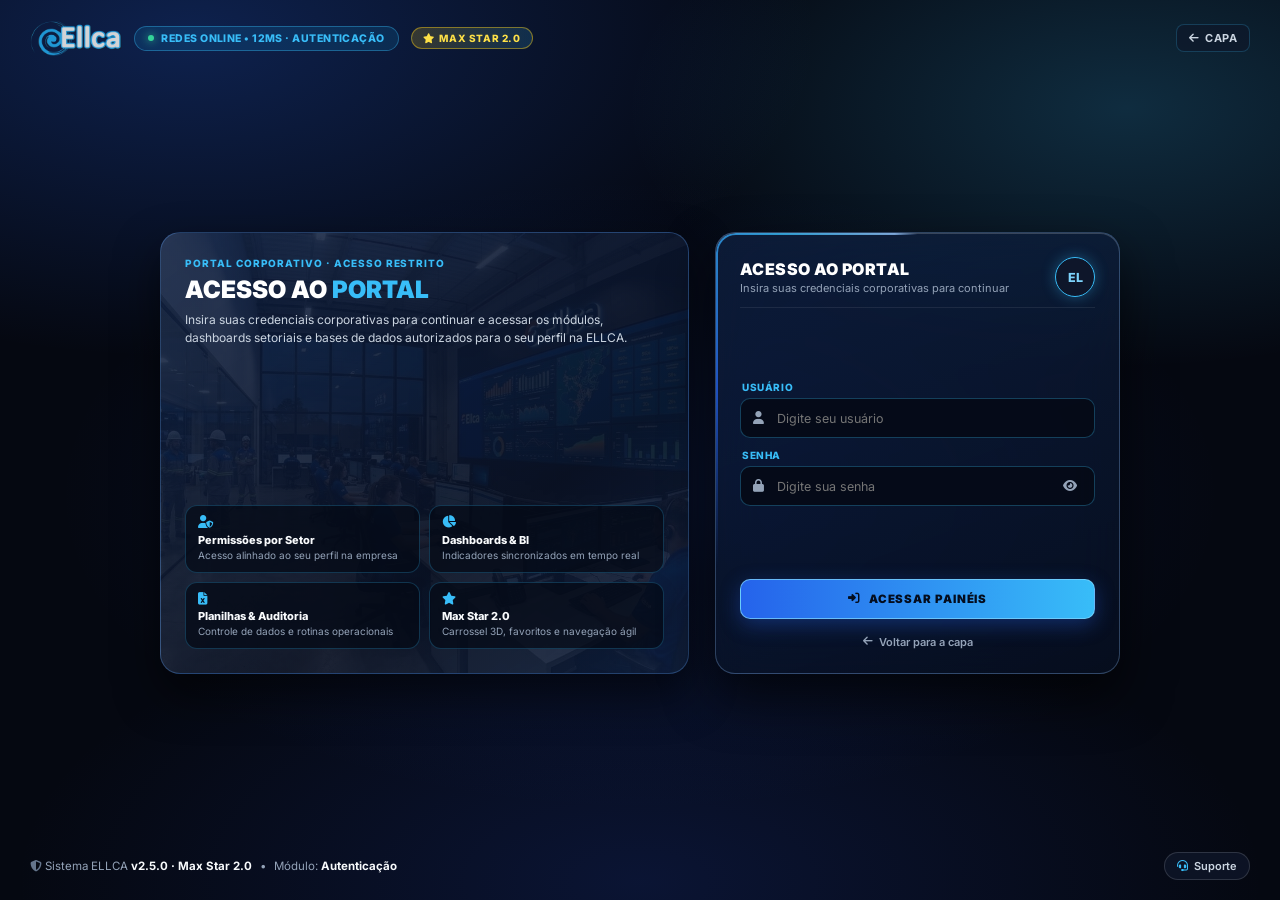
<file: login.html>
<!DOCTYPE html>
<html lang="pt-BR">

<head>
  <meta charset="UTF-8" />
  <meta name="viewport" content="width=device-width, initial-scale=1.0, maximum-scale=1.0, user-scalable=no" />
  <title>Acesso Restrito | Portal Corporativo Ellca • Max Star 2.0</title>

  <link rel="preconnect" href="https://fonts.googleapis.com" />
  <link rel="preconnect" href="https://fonts.gstatic.com" crossorigin />
  <link href="https://fonts.googleapis.com/css2?family=Inter:wght@400;500;600;700;800;900&display=swap" rel="stylesheet" />
  <link rel="stylesheet" href="https://cdnjs.cloudflare.com/ajax/libs/font-awesome/6.4.0/css/all.min.css" />

  <style>
    @property --sweep-angle {
      syntax: "<angle>";
      initial-value: 0deg;
      inherits: false;
    }

    @keyframes borderSweep {
      to { --sweep-angle: 360deg; }
    }

    @keyframes paletteCycle360 {
      0%, 24.99% {
        --edge-a: #38bdf8;
        --edge-b: #2563eb;
        --edge-c: #93c5fd;
      }
      25%, 49.99% {
        --edge-a: #facc15;
        --edge-b: #f59e0b;
        --edge-c: #fef08a;
      }
      50%, 74.99% {
        --edge-a: #34d399;
        --edge-b: #0284c7;
        --edge-c: #a7f3d0;
      }
      75%, 100% {
        --edge-a: #818cf8;
        --edge-b: #06b6d4;
        --edge-c: #e0e7ff;
      }
    }

    @keyframes pulseDot {
      0%, 100% { transform: scale(1); opacity: 1; }
      50% { transform: scale(1.35); opacity: 0.65; }
    }

    @keyframes floatCard {
      0%, 100% { transform: translateY(0px); }
      50% { transform: translateY(-4px); }
    }

    @keyframes shakeError {
      0%, 100% { transform: translateX(0); }
      25% { transform: translateX(-6px); }
      75% { transform: translateX(6px); }
    }

    * {
      box-sizing: border-box;
      margin: 0;
      padding: 0;
      font-family: 'Inter', -apple-system, BlinkMacSystemFont, 'Segoe UI', Roboto, sans-serif;
    }

    html, body {
      height: 100%;
    }

    body {
      background-color: #050811;
      background-image:
        radial-gradient(ellipse 75% 55% at 15% 4%, rgba(37, 99, 235, 0.28) 0%, transparent 65%),
        radial-gradient(ellipse 65% 48% at 88% 12%, rgba(56, 189, 248, 0.20) 0%, transparent 60%),
        radial-gradient(ellipse 65% 50% at 50% 55%, rgba(29, 78, 216, 0.14) 0%, transparent 70%),
        radial-gradient(ellipse 75% 50% at 50% 98%, rgba(30, 64, 175, 0.22) 0%, transparent 65%);
      color: #f8fafc;
      min-height: 100vh;
      min-height: 100dvh;
      padding: clamp(14px, 2vh, 22px) clamp(16px, 2.5vw, 28px);
      display: flex;
      flex-direction: column;
      overflow-x: hidden;
    }

    .tabular { font-variant-numeric: tabular-nums; }

    /* Trava de largura máxima para não esticar em telas grandes */
    .page-shell {
      max-width: 1240px;
      width: 100%;
      min-height: calc(100dvh - clamp(28px, 4vh, 44px));
      margin: 0 auto;
      display: flex;
      flex-direction: column;
      justify-content: space-between;
      gap: clamp(12px, 1.8vh, 18px);
    }

    /* ================= TOPO ================= */
    .top-navbar {
      display: flex;
      align-items: center;
      justify-content: space-between;
      flex-wrap: wrap;
      gap: 12px;
      padding: 2px;
      flex-shrink: 0;
    }

    .nav-brand-side {
      display: flex;
      align-items: center;
      flex-wrap: wrap;
      gap: 12px;
    }

    .brand-logo {
      display: inline-flex;
      align-items: center;
      gap: 10px;
      text-decoration: none;
      color: #ffffff;
      font-weight: 800;
      font-size: 18px;
    }

    .brand-logo img {
      height: 36px;
      width: auto;
      max-width: 155px;
      object-fit: contain;
      display: block;
    }

    .brand-fallback {
      display: none;
      align-items: center;
      gap: 8px;
      font-weight: 800;
      font-size: 20px;
      color: #60a5fa;
    }

    .module-pill {
      display: inline-flex;
      align-items: center;
      gap: 7px;
      padding: 5px 13px;
      border-radius: 999px;
      background: rgba(14, 165, 233, 0.14);
      border: 1px solid rgba(56, 189, 248, 0.38);
      color: #38bdf8;
      font-size: 10.5px;
      font-weight: 800;
      letter-spacing: 0.45px;
      text-transform: uppercase;
    }

    .module-pill .dot {
      width: 6px;
      height: 6px;
      border-radius: 50%;
      background: #34d399;
      box-shadow: 0 0 8px #34d399;
      animation: pulseDot 2s infinite;
    }

    .max-star-tag {
      display: inline-flex;
      align-items: center;
      gap: 5px;
      padding: 4px 11px;
      border-radius: 999px;
      background: linear-gradient(90deg, rgba(250, 204, 21, 0.18), rgba(56, 189, 248, 0.16));
      border: 1px solid rgba(250, 204, 21, 0.45);
      color: #fde047;
      font-size: 10px;
      font-weight: 800;
      letter-spacing: 0.6px;
      text-transform: uppercase;
    }

    .top-nav-link {
      text-decoration: none;
      color: #cbd5e1;
      font-size: 11px;
      font-weight: 700;
      letter-spacing: 0.4px;
      text-transform: uppercase;
      display: inline-flex;
      align-items: center;
      gap: 6px;
      padding: 6px 12px;
      border-radius: 8px;
      border: 1px solid rgba(56, 189, 248, 0.22);
      background: rgba(15, 23, 42, 0.65);
      transition: all 0.2s ease;
    }

    .top-nav-link:hover {
      color: #38bdf8;
      border-color: #38bdf8;
      background: rgba(56, 189, 248, 0.14);
    }

    /* ================= ÁREA CENTRAL DE LOGIN PROPORCIONAL ================= */
    .login-stage {
      display: grid;
      grid-template-columns: minmax(310px, 1.05fr) minmax(330px, 405px);
      gap: clamp(18px, 2.2vw, 26px);
      align-items: stretch;
      max-width: 960px;
      width: 100%;
      min-height: clamp(390px, 50vh, 450px);
      margin: auto;
      padding: 4px 0;
    }

    .login-hero-side {
      border-radius: 20px;
      padding: clamp(18px, 2.4vw, 24px);
      background:
        linear-gradient(145deg, rgba(14, 32, 66, 0.86) 0%, rgba(9, 17, 36, 0.92) 65%, rgba(15, 32, 64, 0.84) 100%),
        url('img/Capa_home.jpg') center/cover no-repeat;
      backdrop-filter: blur(20px) saturate(145%);
      -webkit-backdrop-filter: blur(20px) saturate(145%);
      border: 1px solid rgba(96, 165, 250, 0.30);
      box-shadow: 0 20px 44px rgba(0, 0, 0, 0.55);
      display: flex;
      flex-direction: column;
      justify-content: space-between;
      gap: 12px;
    }

    .login-hero-top {
      display: flex;
      flex-direction: column;
      gap: 7px;
    }

    .hero-kicker {
      font-size: 10px;
      font-weight: 800;
      letter-spacing: 0.95px;
      text-transform: uppercase;
      color: #38bdf8;
    }

    .hero-title {
      font-size: clamp(20px, 2vw, 24px);
      font-weight: 900;
      line-height: 1.15;
      color: #ffffff;
      text-transform: uppercase;
    }

    .hero-title span { color: #38bdf8; }

    .hero-desc {
      font-size: 12px;
      line-height: 1.5;
      color: #cbd5e1;
    }

    .hero-highlights {
      display: grid;
      grid-template-columns: 1fr 1fr;
      gap: 9px;
      margin-top: 2px;
    }

    .highlight-box {
      padding: 10px 12px;
      border-radius: 12px;
      background: rgba(5, 10, 22, 0.74);
      border: 1px solid rgba(56, 189, 248, 0.24);
    }

    .highlight-box i {
      color: #38bdf8;
      font-size: 12.5px;
      margin-bottom: 4px;
      display: block;
    }

    .highlight-box strong {
      display: block;
      font-size: 11px;
      font-weight: 800;
      color: #f8fafc;
    }

    .highlight-box small {
      display: block;
      font-size: 10px;
      line-height: 1.3;
      color: #94a3b8;
      margin-top: 2px;
    }

    /* CARD DE LOGIN COM ALTURA EQUILIBRADA E BORDA ANIMADA */
    .login-card-wrap {
      display: flex;
      height: 100%;
      animation: floatCard 7s ease-in-out infinite;
    }

    .login-card-surface {
      --sweep-angle: 0deg;
      --edge-a: #38bdf8;
      --edge-b: #2563eb;
      --edge-c: #93c5fd;
      position: relative;
      width: 100%;
      border-radius: 20px;
      background: linear-gradient(160deg, rgba(17, 35, 68, 0.68) 0%, rgba(7, 15, 32, 0.82) 100%);
      backdrop-filter: blur(24px) saturate(160%);
      -webkit-backdrop-filter: blur(24px) saturate(160%);
      border: 1px solid rgba(147, 197, 253, 0.28);
      box-shadow:
        0 22px 50px rgba(0, 0, 0, 0.65),
        inset 0 1px 0 rgba(255, 255, 255, 0.18);
      overflow: hidden;
      display: flex;
      animation: paletteCycle360 44s steps(1, end) infinite;
    }

    .login-card-surface::before {
      content: "";
      position: absolute;
      inset: 0;
      border-radius: 20px;
      padding: 2px;
      background: conic-gradient(
        from var(--sweep-angle),
        transparent 0deg,
        transparent 240deg,
        var(--edge-b) 288deg,
        var(--edge-a) 328deg,
        var(--edge-c) 354deg,
        transparent 360deg
      );
      -webkit-mask: linear-gradient(#fff 0 0) content-box, linear-gradient(#fff 0 0);
      -webkit-mask-composite: xor;
      mask-composite: exclude;
      animation: borderSweep 11s linear infinite;
      opacity: 0.78;
      pointer-events: none;
      z-index: 4;
    }

    .login-card-body {
      position: relative;
      z-index: 2;
      width: 100%;
      padding: clamp(18px, 2.2vw, 24px) clamp(18px, 2.2vw, 24px);
      display: flex;
      flex-direction: column;
      justify-content: space-between;
      gap: 12px;
    }

    .login-fields-group {
      display: flex;
      flex-direction: column;
      gap: 11px;
      margin: auto 0;
      width: 100%;
    }

    .login-actions-group {
      display: flex;
      flex-direction: column;
      gap: 8px;
      width: 100%;
    }

    .login-header-row {
      display: flex;
      align-items: center;
      justify-content: space-between;
      gap: 12px;
      padding-bottom: 10px;
      border-bottom: 1px solid rgba(255, 255, 255, 0.08);
    }

    .login-header-row h2 {
      font-size: 16px;
      font-weight: 900;
      color: #ffffff;
      text-transform: uppercase;
      letter-spacing: 0.4px;
    }

    .login-header-row p {
      font-size: 11px;
      color: #94a3b8;
      margin-top: 2px;
    }

    .user-avatar-ring {
      width: 40px;
      height: 40px;
      border-radius: 50%;
      border: 1.5px solid #38bdf8;
      background: rgba(15, 23, 42, 0.9);
      box-shadow: 0 0 14px rgba(56, 189, 248, 0.35);
      color: #7dd3fc;
      font-size: 12.5px;
      font-weight: 800;
      display: inline-flex;
      align-items: center;
      justify-content: center;
      flex-shrink: 0;
    }

    .field-group {
      display: flex;
      flex-direction: column;
      gap: 5px;
    }

    .field-label {
      font-size: 10px;
      font-weight: 800;
      letter-spacing: 0.6px;
      text-transform: uppercase;
      color: #38bdf8;
      padding-left: 2px;
    }

    .input-wrap {
      position: relative;
      display: flex;
      align-items: center;
    }

    .input-wrap i.prefix-icon {
      position: absolute;
      left: 13px;
      color: #94a3b8;
      font-size: 12.5px;
      pointer-events: none;
      transition: color 0.2s ease;
    }

    .form-input {
      width: 100%;
      height: 40px;
      padding: 0 38px 0 36px;
      border-radius: 10px;
      background: rgba(5, 10, 22, 0.88);
      border: 1px solid rgba(56, 189, 248, 0.30);
      color: #f8fafc;
      font-size: 12.5px;
      outline: none;
      transition: all 0.2s ease;
    }

    .form-input:focus {
      border-color: #38bdf8;
      box-shadow: 0 0 0 2px rgba(56, 189, 248, 0.18);
    }

    .input-wrap:focus-within i.prefix-icon {
      color: #38bdf8;
    }

    .toggle-pass-btn {
      position: absolute;
      right: 10px;
      width: 30px;
      height: 30px;
      background: none;
      border: none;
      color: #94a3b8;
      cursor: pointer;
      font-size: 12.5px;
      display: inline-flex;
      align-items: center;
      justify-content: center;
      transition: color 0.2s ease;
    }

    .toggle-pass-btn:hover { color: #38bdf8; }

    .feedback-msg {
      display: none;
      padding: 9px 12px;
      border-radius: 9px;
      background: rgba(239, 68, 68, 0.15);
      border: 1px solid rgba(248, 113, 113, 0.45);
      color: #fca5a5;
      font-size: 11px;
      font-weight: 600;
      align-items: center;
      justify-content: center;
      gap: 8px;
    }

    .feedback-msg.show {
      display: flex;
      animation: shakeError 0.35s ease;
    }

    .btn-entrar {
      width: 100%;
      height: 40px;
      border-radius: 10px;
      border: 1px solid rgba(125, 211, 252, 0.75);
      background: linear-gradient(90deg, #2563eb, #38bdf8);
      color: #040d1e;
      font-size: 11.5px;
      font-weight: 900;
      letter-spacing: 0.9px;
      text-transform: uppercase;
      cursor: pointer;
      display: inline-flex;
      align-items: center;
      justify-content: center;
      gap: 8px;
      box-shadow: 0 6px 20px rgba(37, 99, 235, 0.35);
      transition: all 0.2s ease;
    }

    .btn-entrar:hover {
      filter: brightness(1.07);
      box-shadow: 0 8px 24px rgba(56, 189, 248, 0.42);
    }

    .login-footer-link {
      text-align: center;
      padding-top: 2px;
    }

    .login-footer-link a {
      text-decoration: none;
      color: #94a3b8;
      font-size: 11px;
      font-weight: 600;
      display: inline-flex;
      align-items: center;
      gap: 6px;
      transition: color 0.2s ease;
    }

    .login-footer-link a:hover { color: #38bdf8; }

    /* ================= RODAPÉ ================= */
    .ellca-official-footer {
      padding: 4px 2px 2px;
      display: flex;
      align-items: center;
      justify-content: space-between;
      flex-wrap: wrap;
      gap: 12px;
      font-size: 11.5px;
      color: #94a3b8;
      flex-shrink: 0;
    }

    .footer-system-text {
      display: inline-flex;
      align-items: center;
      flex-wrap: wrap;
      gap: 8px;
    }

    .footer-system-text strong { color: #f8fafc; font-weight: 700; }

    .btn-footer-support {
      height: 28px;
      padding: 0 12px;
      border-radius: 999px;
      background: rgba(15, 23, 42, 0.78);
      border: 1px solid rgba(255, 255, 255, 0.14);
      color: #cbd5e1;
      font-size: 11px;
      font-weight: 600;
      cursor: pointer;
      display: inline-flex;
      align-items: center;
      gap: 6px;
      transition: all 0.2s ease;
    }

    .btn-footer-support:hover {
      border-color: #38bdf8;
      color: #ffffff;
      background: rgba(56, 189, 248, 0.14);
    }

    @media (max-width: 860px) {
      .login-stage {
        grid-template-columns: 1fr;
        max-width: 440px;
        min-height: auto;
      }
      .login-card-wrap {
        height: auto;
      }
    }

    @media (max-width: 520px) {
      .login-card-body { padding: 20px 18px 18px; }
      .hero-highlights { grid-template-columns: 1fr; }
    }
  </style>
</head>

<body>
  <div class="page-shell">

    <!-- TOPO -->
    <header class="top-navbar">
      <div class="nav-brand-side">
        <a href="index.html" class="brand-logo" title="ELLCA">
          <img src="img/logo_ellca.png" alt="Logo ELLCA"
               onerror="this.style.display='none'; document.getElementById('logoFallback').style.display='inline-flex';" />
          <span id="logoFallback" class="brand-fallback">🌀Ellca</span>
        </a>

        <span class="module-pill">
          <span class="dot"></span>
          REDES ONLINE • 12ms · AUTENTICAÇÃO
        </span>

        <span class="max-star-tag">
          <i class="fa-solid fa-star"></i> MAX STAR 2.0
        </span>
      </div>

      <a href="index.html" class="top-nav-link">
        <i class="fa-solid fa-arrow-left"></i> CAPA
      </a>
    </header>

    <!-- ÁREA CENTRAL -->
    <main class="login-stage">
      <section class="login-hero-side">
        <div class="login-hero-top">
          <div class="hero-kicker">PORTAL CORPORATIVO · ACESSO RESTRITO</div>
          <h1 class="hero-title">ACESSO AO <span>PORTAL</span></h1>
          <p class="hero-desc">
            Insira suas credenciais corporativas para continuar e acessar os módulos, dashboards setoriais e bases de dados autorizados para o seu perfil na ELLCA.
          </p>
        </div>

        <div class="hero-highlights">
          <div class="highlight-box">
            <i class="fa-solid fa-user-shield"></i>
            <strong>Permissões por Setor</strong>
            <small>Acesso alinhado ao seu perfil na empresa</small>
          </div>
          <div class="highlight-box">
            <i class="fa-solid fa-chart-pie"></i>
            <strong>Dashboards & BI</strong>
            <small>Indicadores sincronizados em tempo real</small>
          </div>
          <div class="highlight-box">
            <i class="fa-solid fa-file-excel"></i>
            <strong>Planilhas & Auditoria</strong>
            <small>Controle de dados e rotinas operacionais</small>
          </div>
          <div class="highlight-box">
            <i class="fa-solid fa-star"></i>
            <strong>Max Star 2.0</strong>
            <small>Carrossel 3D, favoritos e navegação ágil</small>
          </div>
        </div>
      </section>

      <section class="login-card-wrap">
        <div class="login-card-surface">
          <form class="login-card-body" id="loginForm">
            <div class="login-header-row">
              <div>
                <h2>ACESSO AO PORTAL</h2>
                <p>Insira suas credenciais corporativas para continuar</p>
              </div>
              <span class="user-avatar-ring" id="loginAvatarPreview" title="Iniciais do usuário">EL</span>
            </div>

            <div class="login-fields-group">
              <div id="loginError" class="feedback-msg" role="alert">
                <i class="fas fa-exclamation-triangle"></i>
                <span>Usuário ou senha incorretos.</span>
              </div>

              <div class="field-group">
                <label class="field-label" for="username">Usuário</label>
                <div class="input-wrap">
                  <i class="fas fa-user prefix-icon"></i>
                  <input
                    type="text"
                    id="username"
                    class="form-input"
                    placeholder="Digite seu usuário"
                    autocomplete="username"
                    required
                  />
                </div>
              </div>

              <div class="field-group">
                <label class="field-label" for="password">Senha</label>
                <div class="input-wrap">
                  <i class="fas fa-lock prefix-icon"></i>
                  <input
                    type="password"
                    id="password"
                    class="form-input"
                    placeholder="Digite sua senha"
                    autocomplete="current-password"
                    required
                  />
                  <button type="button" class="toggle-pass-btn" id="togglePass" title="Mostrar/Ocultar senha">
                    <i class="fas fa-eye"></i>
                  </button>
                </div>
              </div>
            </div>

            <div class="login-actions-group">
              <button type="submit" class="btn-entrar">
                <i class="fas fa-sign-in-alt"></i> Acessar Painéis
              </button>

              <div class="login-footer-link">
                <a href="index.html">
                  <i class="fas fa-arrow-left"></i> Voltar para a capa
                </a>
              </div>
            </div>
          </form>
        </div>
      </section>
    </main>

    <!-- RODAPÉ -->
    <footer class="ellca-official-footer">
      <div class="footer-system-text">
        <span><i class="fa-solid fa-shield-halved" style="color:#64748b;"></i> Sistema ELLCA <strong>v2.5.0 · Max Star 2.0</strong></span>
        <span>•</span>
        <span>Módulo: <strong>Autenticação</strong></span>
      </div>

      <button type="button" class="btn-footer-support" title="Rodrigo.lopes@ellca2.com.br" onclick="alert('E-mail de suporte: Rodrigo.lopes@ellca2.com.br')">
        <i class="fa-solid fa-headset" style="color:#38bdf8;"></i> Suporte
      </button>
    </footer>

  </div>

  <script>
    const USUARIOS_VALIDOS = [
      { user: 'admin', pass: 'ellca2026', nome: 'Administrador', setores: ['todos'] },
      { user: 'rodrigo.lopes@ellca2.com.br', pass: '#EllcaPA2023', nome: 'Rodrigo Lopes', setores: ['todos'] },
      { user: 'arioston.paixao@ellca2.com.br', pass: '4779', nome: 'Arioston Paixão', setores: ['todos'] },
      { user: 'jhonattan.alencar@ellca2.com.br', pass: '4549', nome: 'Jhonattan Alencar', setores: ['todos'] },
      { user: 'adriana.souza@ellca2.com.br', pass: '4540', nome: 'Adriana Costa', setores: ['almoxarifado'] },
      { user: 'adriano.leite@ellca2.com.br', pass: '4737', nome: 'Adriano Leite', setores: ['produtividade', 'estrutura', 'programacao'] },
      { user: 'elenilson.lima@ellca2.com.br', pass: '5001', nome: 'Elenilson Lima', setores: ['produtividade', 'estrutura', 'programacao'] },
      { user: 'jadison.santos@ellca2.com.br', pass: '4651', nome: 'Jadison Santos', setores: ['produtividade', 'estrutura', 'programacao', 'backoffice'] },
      { user: 'janilson.vieira@ellca2.com.br', pass: '4795', nome: 'Janilson Vieira', setores: ['produtividade', 'estrutura', 'programacao'] },
      { user: 'amiel.junior@ellca2.com.br', pass: '4667', nome: 'José Amiel', setores: ['produtividade', 'estrutura', 'programacao'] },
      { user: 'julio.gomes@ellca2.com.br', pass: '4355', nome: 'Júlio Moura', setores: ['produtividade', 'estrutura', 'programacao'] },
      { user: 'fabio.lima@ellca2.com.br', pass: '4806', nome: 'Fabio Lima', setores: ['projeto', 'programacao'] },
      { user: 'ana.portilho@ellca2.com.br', pass: '4720', nome: 'Ana Carolina', setores: ['backoffice'] },
      { user: 'daniel.cardozo@ellca2.com.br', pass: '4762', nome: 'Danel Pantoja', setores: ['backoffice'] },
      { user: 'gladson.franca@ellca2.com.br', pass: '4741', nome: 'Gladson Afonso', setores: ['backoffice'] },
      { user: 'suellem.nunes@ellca2.com.br', pass: '4665', nome: 'Suellem Lopes', setores: ['projeto', 'programacao'] },
      { user: 'eduarda.ribeiro@ellca2.com.br', pass: '4977', nome: 'Eduarda Ribeiro', setores: ['rh', 'dp'] },
      { user: 'alex.caldeira@ellca2.com.br', pass: '4543', nome: 'Alex Sandro', setores: ['frota'] },
      { user: 'andreza.gomes@ellca2.com.br', pass: '4280', nome: 'Andreza Gomes', setores: ['rh', 'dp'] },
      { user: 'vanessa.oliveira@ellca2.com.br', pass: '4070', nome: 'Vanessa Oliveira', setores: ['rh', 'dp'] },
      { user: 'wellington.pantoja@ellca2.com.br', pass: '4977', nome: 'Wellington Pantoja', setores: ['rh', 'dp'] },
      { user: 'jacqueline.moura@ellca2.com.br', pass: '4544', nome: 'Jacqueline Pimentel', setores: ['infraestrutura'] },
      { user: 'fernanda.bezerra@ellca2.com.br', pass: '4802', nome: 'Fernanda Dantas', setores: ['infraestrutura'] }
    ];

    const form = document.getElementById('loginForm');
    const errorBox = document.getElementById('loginError');
    const togglePassBtn = document.getElementById('togglePass');
    const userInput = document.getElementById('username');
    const passInput = document.getElementById('password');
    const avatarPreview = document.getElementById('loginAvatarPreview');

    function atualizarIniciaisPreview() {
      const digitado = userInput.value.trim().toLowerCase();
      if (!digitado) {
        avatarPreview.textContent = 'EL';
        return;
      }

      const usuarioCadastrado = USUARIOS_VALIDOS.find(u => u.user.toLowerCase() === digitado);
      if (usuarioCadastrado) {
        const partes = usuarioCadastrado.nome.trim().split(/\s+/);
        avatarPreview.textContent = partes.length > 1
          ? (partes[0][0] + partes[partes.length - 1][0]).toUpperCase()
          : partes[0].slice(0, 2).toUpperCase();
        return;
      }

      const prefixo = digitado.split('@')[0].replace(/[._-]+/g, ' ').trim();
      const palavras = prefixo.split(/\s+/).filter(Boolean);
      avatarPreview.textContent = palavras.length >= 2
        ? (palavras[0][0] + palavras[palavras.length - 1][0]).toUpperCase()
        : (prefixo.slice(0, 2).toUpperCase() || 'EL');
    }

    userInput.addEventListener('input', () => {
      errorBox.classList.remove('show');
      atualizarIniciaisPreview();
    });

    passInput.addEventListener('input', () => {
      errorBox.classList.remove('show');
    });

    togglePassBtn.addEventListener('click', () => {
      const isPass = passInput.type === 'password';
      passInput.type = isPass ? 'text' : 'password';
      togglePassBtn.innerHTML = isPass ? '<i class="fas fa-eye-slash"></i>' : '<i class="fas fa-eye"></i>';
    });

    form.addEventListener('submit', (e) => {
      e.preventDefault();
      errorBox.classList.remove('show');

      const userDigitado = userInput.value.trim().toLowerCase();
      const passDigitada = passInput.value.trim();

      const encontrado = USUARIOS_VALIDOS.find(
        u => u.user.toLowerCase() === userDigitado && u.pass === passDigitada
      );

      if (encontrado) {
        sessionStorage.setItem('ellca_auth', 'true');
        sessionStorage.setItem('ellca_user_name', encontrado.nome);
        sessionStorage.setItem('ellca_user_setores', JSON.stringify(encontrado.setores));

        window.location.href = 'home.html';
      } else {
        errorBox.classList.add('show');
        passInput.value = '';
        passInput.focus();
      }
    });
  </script>
</body>

</html>
</file>
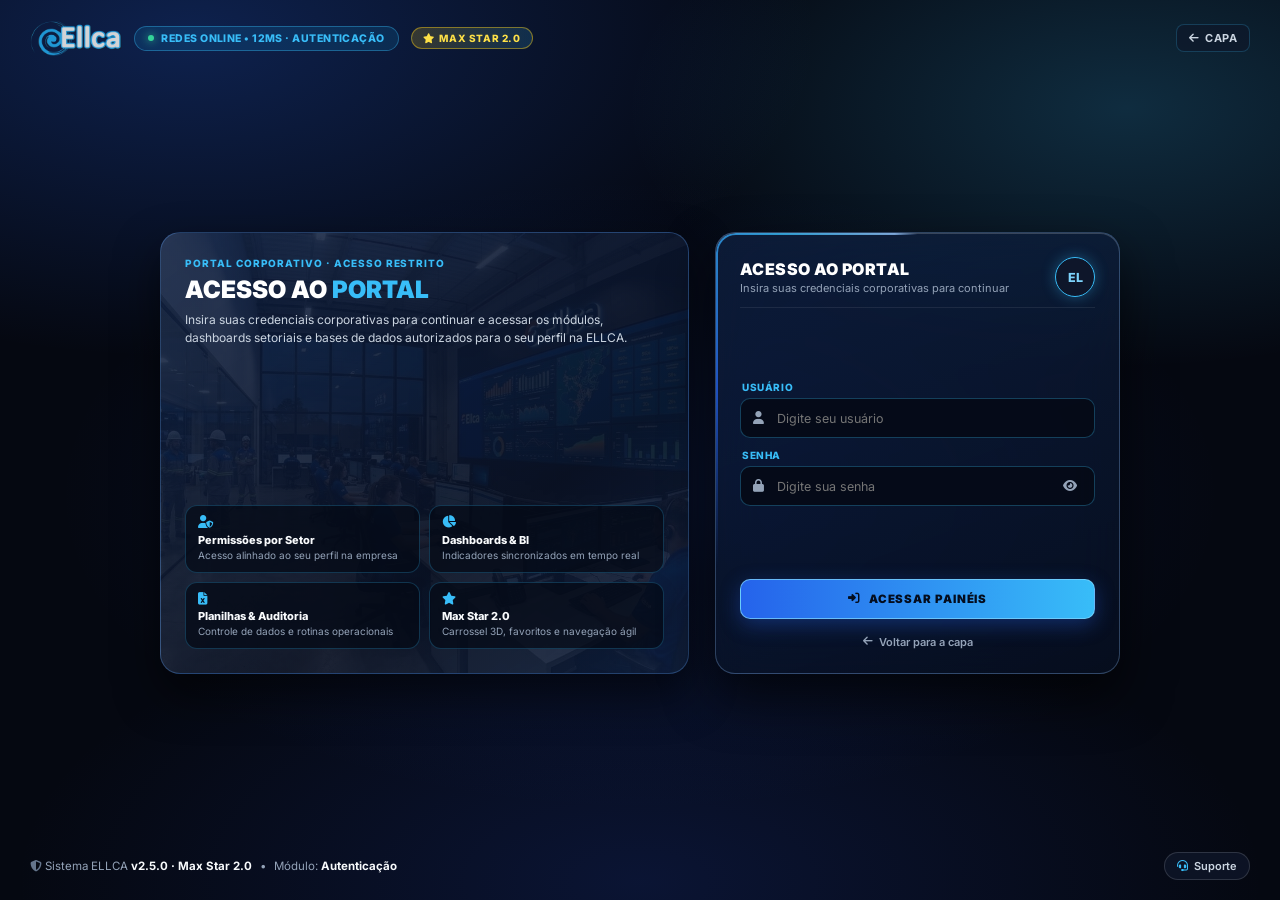
<file: organograma.html>
<!DOCTYPE html>
<html lang="pt-BR">

<head>
  <meta charset="UTF-8" />
  <meta name="viewport" content="width=device-width, initial-scale=1.0" />
  <title>ELLCA | ORGANOGRAMA & ESTRUTURA • CENTRAL DE CONTROLE</title>

  <link rel="preconnect" href="https://fonts.googleapis.com" />
  <link rel="preconnect" href="https://fonts.gstatic.com" crossorigin />
  <link href="https://fonts.googleapis.com/css2?family=Inter:wght@400;500;600;700;800;900&display=swap" rel="stylesheet" />

  <script>
    if (sessionStorage.getItem('ellca_auth') !== 'true') {
      window.location.replace('login.html');
    }
  </script>

  <style>
    :root {
      --primary: #38bdf8;
      --accent-blue: #2563eb;
      --gold-border: rgba(250, 204, 21, 0.48);
      --silver-border: rgba(203, 213, 225, 0.44);
      --bronze-border: rgba(251, 146, 60, 0.46);
    }

    @keyframes pulseDot {
      0%, 100% { transform: scale(1); opacity: 1; }
      50% { transform: scale(1.35); opacity: 0.65; }
    }

    @keyframes fadeInOrg {
      from { opacity: 0; transform: translateY(8px); }
      to { opacity: 1; transform: translateY(0); }
    }

    @keyframes pulseVertical {
      0% { top: -100%; }
      100% { top: 120%; }
    }

    @keyframes pulseHorizontal {
      0% { left: -35%; }
      50% { left: 100%; }
      100% { left: -35%; }
    }

    * {
      box-sizing: border-box;
      margin: 0;
      padding: 0;
      font-family: 'Inter', -apple-system, BlinkMacSystemFont, 'Segoe UI', Roboto, sans-serif;
    }

    html, body {
      min-height: 100%;
    }

    body {
      background-color: #040711;
      background-image:
        radial-gradient(ellipse 78% 55% at 15% 6%, rgba(37, 99, 235, 0.24) 0%, transparent 65%),
        radial-gradient(ellipse 68% 50% at 88% 14%, rgba(56, 189, 248, 0.16) 0%, transparent 62%),
        radial-gradient(ellipse 65% 52% at 50% 54%, rgba(29, 78, 216, 0.12) 0%, transparent 72%),
        radial-gradient(ellipse 78% 52% at 50% 96%, rgba(14, 165, 233, 0.14) 0%, transparent 68%);
      color: #f8fafc;
      min-height: 100vh;
      min-height: 100dvh;
      padding: clamp(10px, 1.4vh, 16px) clamp(14px, 2vw, 24px);
      display: flex;
      flex-direction: column;
      overflow-y: auto;
      overflow-x: hidden;
    }

    body.fit-screen-mode {
      overflow: hidden;
      padding: 0;
      background-color: #03060f;
      background-image:
        radial-gradient(ellipse 75% 55% at 18% 12%, rgba(37, 99, 235, 0.22) 0%, transparent 65%),
        radial-gradient(ellipse 65% 50% at 84% 20%, rgba(56, 189, 248, 0.14) 0%, transparent 62%),
        radial-gradient(ellipse 70% 55% at 50% 88%, rgba(29, 78, 216, 0.15) 0%, transparent 70%);
    }

    .tabular { font-variant-numeric: tabular-nums; }

    .ico-svg {
      width: 14px;
      height: 14px;
      stroke: currentColor;
      fill: none;
      stroke-width: 2;
      stroke-linecap: round;
      stroke-linejoin: round;
      flex-shrink: 0;
      display: inline-block;
      vertical-align: middle;
    }

    .ellipsis-single {
      white-space: nowrap;
      overflow: hidden;
      text-overflow: ellipsis;
    }

    ::-webkit-scrollbar { width: 6px; height: 6px; }
    ::-webkit-scrollbar-track { background: #050811; }
    ::-webkit-scrollbar-thumb { background: rgba(56, 189, 248, 0.38); border-radius: 999px; }
    ::-webkit-scrollbar-thumb:hover { background: rgba(56, 189, 248, 0.65); }

    .page-container {
      max-width: 1560px;
      width: 100%;
      min-height: calc(100dvh - 30px);
      margin: 0 auto;
      display: flex;
      flex-direction: column;
      justify-content: space-between;
      gap: 11px;
    }

    body.fit-screen-mode .page-container {
      max-width: 100%;
      width: 100vw;
      height: 100dvh;
      min-height: 100dvh;
      margin: 0;
      gap: 0;
      overflow: hidden;
    }

    body.fit-screen-mode .top-navbar-collapse,
    body.fit-screen-mode .hero-banner,
    body.fit-screen-mode .filter-toolbar,
    body.fit-screen-mode .org-shell-header,
    body.fit-screen-mode .ellca-official-footer {
      display: none !important;
    }

    /* ================= BARRA SUPERIOR RECOLHÍVEL ================= */
    .top-navbar-collapse {
      max-height: 72px;
      opacity: 1;
      transform: translateY(0);
      overflow: hidden;
      flex-shrink: 0;
      transition: max-height 0.28s ease, opacity 0.22s ease, transform 0.25s ease, margin 0.25s ease;
    }

    body.menu-hidden .top-navbar-collapse {
      max-height: 0;
      opacity: 0;
      transform: translateY(-10px);
      pointer-events: none;
      margin-bottom: -10px;
    }

    .top-navbar {
      display: flex;
      align-items: center;
      justify-content: space-between;
      flex-wrap: wrap;
      gap: 10px;
      padding: 1px 2px;
    }

    .nav-brand-side {
      display: flex;
      align-items: center;
      flex-wrap: wrap;
      gap: 10px;
    }

    .brand-logo {
      display: inline-flex;
      align-items: center;
      gap: 10px;
      text-decoration: none;
      color: #ffffff;
      font-weight: 800;
      font-size: 18px;
    }

    .brand-logo img {
      height: 34px;
      width: auto;
      max-width: 150px;
      object-fit: contain;
      display: block;
    }

    .brand-fallback {
      display: none;
      align-items: center;
      gap: 8px;
      font-weight: 800;
      font-size: 19px;
      color: #60a5fa;
    }

    .module-pill {
      display: inline-flex;
      align-items: center;
      gap: 7px;
      padding: 4px 12px;
      border-radius: 999px;
      background: rgba(14, 165, 233, 0.10);
      border: 1px solid rgba(56, 189, 248, 0.32);
      backdrop-filter: blur(12px);
      color: #38bdf8;
      font-size: 10px;
      font-weight: 800;
      letter-spacing: 0.45px;
      text-transform: uppercase;
    }

    .module-pill .dot {
      width: 6px;
      height: 6px;
      border-radius: 50%;
      background: #34d399;
      box-shadow: 0 0 8px #34d399;
      animation: pulseDot 2s infinite;
    }

    .max-star-tag {
      display: inline-flex;
      align-items: center;
      gap: 5px;
      padding: 4px 10px;
      border-radius: 999px;
      background: rgba(250, 204, 21, 0.12);
      border: 1px solid rgba(250, 204, 21, 0.36);
      color: #fde047;
      font-size: 9.5px;
      font-weight: 800;
      letter-spacing: 0.45px;
      text-transform: uppercase;
    }

    .user-avatar-ring {
      width: 32px;
      height: 32px;
      border-radius: 50%;
      border: 1.5px solid #facc15;
      background: rgba(15, 23, 42, 0.55);
      backdrop-filter: blur(12px);
      box-shadow: 0 0 12px rgba(250, 204, 21, 0.24);
      color: #fde047;
      font-size: 11px;
      font-weight: 800;
      display: inline-flex;
      align-items: center;
      justify-content: center;
    }

    .nav-links-side {
      display: flex;
      align-items: center;
      flex-wrap: wrap;
      gap: 6px;
    }

    .top-nav-link {
      text-decoration: none;
      color: #cbd5e1;
      font-size: 10.5px;
      font-weight: 700;
      letter-spacing: 0.4px;
      text-transform: uppercase;
      display: inline-flex;
      align-items: center;
      gap: 6px;
      padding: 5px 9px;
      border-radius: 8px;
      transition: color 0.2s ease, background 0.2s ease;
    }

    .top-nav-link:hover,
    .top-nav-link.active {
      color: #38bdf8;
      background: rgba(56, 189, 248, 0.12);
    }

    .btn-back-circle {
      width: 30px;
      height: 30px;
      border-radius: 50%;
      border: 1px solid rgba(56, 189, 248, 0.30);
      background: rgba(15, 23, 42, 0.48);
      backdrop-filter: blur(12px);
      color: #e2e8f0;
      display: inline-flex;
      align-items: center;
      justify-content: center;
      text-decoration: none;
      cursor: pointer;
      transition: all 0.2s ease;
    }

    .btn-back-circle:hover {
      border-color: #38bdf8;
      background: rgba(56, 189, 248, 0.20);
      color: #ffffff;
    }

    /* ================= HERO BANNER EXECUTIVO ================= */
    .hero-banner {
      position: relative;
      border-radius: 16px;
      padding: 13px 20px;
      background:
        linear-gradient(135deg, rgba(15, 34, 68, 0.48) 0%, rgba(10, 20, 42, 0.56) 55%, rgba(15, 32, 64, 0.46) 100%),
        url('img/estrutura.jpg') center/cover no-repeat;
      backdrop-filter: blur(22px) saturate(150%);
      -webkit-backdrop-filter: blur(22px) saturate(150%);
      border: 1px solid rgba(125, 211, 252, 0.28);
      box-shadow:
        0 14px 32px rgba(0, 0, 0, 0.45),
        inset 0 1px 0 rgba(255, 255, 255, 0.16);
      display: flex;
      flex-direction: column;
      gap: 9px;
      overflow: hidden;
      flex-shrink: 0;
    }

    .hero-banner::after {
      content: "";
      position: absolute;
      top: -60px;
      right: -40px;
      width: 280px;
      height: 200px;
      background: radial-gradient(circle, rgba(56, 189, 248, 0.20) 0%, transparent 70%);
      pointer-events: none;
    }

    .hero-top-split {
      display: flex;
      align-items: center;
      justify-content: space-between;
      flex-wrap: wrap;
      gap: 14px;
      position: relative;
      z-index: 2;
    }

    .hero-title-row {
      display: flex;
      align-items: flex-start;
      gap: 12px;
      max-width: 980px;
    }

    .hero-icon-box {
      width: 42px;
      height: 42px;
      border-radius: 12px;
      background: linear-gradient(145deg, rgba(250, 204, 21, 0.18), rgba(37, 99, 235, 0.22));
      backdrop-filter: blur(14px);
      border: 1px solid rgba(250, 204, 21, 0.42);
      box-shadow: 0 6px 18px rgba(37, 99, 235, 0.22), inset 0 1px 0 rgba(255, 255, 255, 0.2);
      color: #facc15;
      display: flex;
      align-items: center;
      justify-content: center;
      flex-shrink: 0;
      margin-top: 2px;
    }

    .hero-icon-box .ico-svg {
      width: 19px;
      height: 19px;
    }

    .hero-greeting-pill {
      display: inline-flex;
      align-items: center;
      flex-wrap: wrap;
      gap: 7px;
      padding: 4px 12px;
      border-radius: 999px;
      background: rgba(15, 23, 42, 0.42);
      backdrop-filter: blur(14px);
      border: 1px solid rgba(250, 204, 21, 0.34);
      color: #fde047;
      font-size: 11px;
      font-weight: 700;
      letter-spacing: 0.2px;
      margin-bottom: 6px;
    }

    .hero-greeting-pill .pill-item {
      display: inline-flex;
      align-items: center;
      gap: 4px;
      color: #e2e8f0;
    }

    .hero-greeting-pill .pill-item:first-child {
      color: #fde047;
    }

    .hero-greeting-pill .pill-sep {
      opacity: 0.45;
      color: #94a3b8;
    }

    .hero-greeting-pill .pill-temp {
      color: #38bdf8;
      font-weight: 800;
    }

    .hero-greeting-pill .pill-clock {
      color: #34d399;
      font-weight: 800;
    }

    .hero-main-title {
      font-size: clamp(16px, 1.5vw, 18px);
      font-weight: 900;
      letter-spacing: 0.3px;
      color: #ffffff;
      text-transform: uppercase;
    }

    .hero-main-title span { color: #38bdf8; }

    .hero-subtitle {
      font-size: 11.5px;
      color: #cbd5e1;
      margin-top: 3px;
      line-height: 1.35;
    }

    .hero-right-stats {
      display: flex;
      align-items: center;
      flex-wrap: wrap;
      gap: 8px;
    }

    .quick-stat-pill {
      padding: 6px 12px;
      border-radius: 10px;
      background: rgba(8, 15, 32, 0.42);
      backdrop-filter: blur(14px);
      border: 1px solid rgba(125, 211, 252, 0.24);
      min-width: 112px;
    }

    .quick-stat-pill small {
      display: block;
      font-size: 9px;
      font-weight: 700;
      text-transform: uppercase;
      letter-spacing: 0.5px;
      color: #94a3b8;
    }

    .quick-stat-pill strong {
      display: block;
      font-size: 12.5px;
      font-weight: 800;
      color: #ffffff;
      margin-top: 2px;
    }

    /* Faixa ELLCA IA • INSIGHT */
    .exec-ai-strip {
      display: flex;
      align-items: center;
      justify-content: space-between;
      gap: 10px;
      padding: 7px 12px;
      border-radius: 10px;
      background: rgba(8, 16, 36, 0.40);
      backdrop-filter: blur(14px);
      border: 1px solid rgba(125, 211, 252, 0.22);
      position: relative;
      z-index: 2;
    }

    .exec-ai-msg-wrap {
      display: flex;
      align-items: center;
      gap: 9px;
      flex-wrap: wrap;
      font-size: 11px;
      color: #e2e8f0;
    }

    .exec-ai-badge {
      display: inline-flex;
      align-items: center;
      gap: 5px;
      padding: 2px 8px;
      border-radius: 6px;
      background: rgba(37, 99, 235, 0.24);
      border: 1px solid rgba(96, 165, 250, 0.42);
      color: #7dd3fc;
      font-size: 9.5px;
      font-weight: 800;
      letter-spacing: 0.5px;
      text-transform: uppercase;
      white-space: nowrap;
    }

    .exec-ai-text {
      transition: opacity 0.16s ease;
    }

    .exec-ai-actions {
      display: inline-flex;
      align-items: center;
      gap: 6px;
      flex-shrink: 0;
    }

    .btn-ai-next {
      width: 26px;
      height: 26px;
      border-radius: 7px;
      border: 1px solid rgba(148, 163, 184, 0.26);
      background: rgba(15, 23, 42, 0.45);
      backdrop-filter: blur(10px);
      color: #cbd5e1;
      cursor: pointer;
      display: inline-flex;
      align-items: center;
      justify-content: center;
      transition: all 0.2s ease;
    }

    .btn-ai-next:hover {
      border-color: #38bdf8;
      color: #38bdf8;
    }

    .btn-ai-trigger {
      height: 26px;
      padding: 0 11px;
      border-radius: 7px;
      border: 1px solid rgba(125, 211, 252, 0.65);
      background: linear-gradient(90deg, rgba(37, 99, 235, 0.88), rgba(59, 130, 246, 0.88));
      color: #ffffff;
      font-size: 9.5px;
      font-weight: 800;
      letter-spacing: 0.5px;
      text-transform: uppercase;
      cursor: pointer;
      display: inline-flex;
      align-items: center;
      gap: 6px;
      box-shadow: 0 4px 12px rgba(37, 99, 235, 0.30);
      transition: all 0.2s ease;
    }

    .btn-ai-trigger:hover {
      filter: brightness(1.1);
    }

    .hero-actions-row {
      display: flex;
      align-items: center;
      flex-wrap: wrap;
      gap: 7px;
      padding-top: 8px;
      border-top: 1px solid rgba(255, 255, 255, 0.10);
      position: relative;
      z-index: 2;
    }

    .live-badge {
      height: 29px;
      padding: 0 11px;
      border-radius: 8px;
      background: rgba(16, 185, 129, 0.12);
      backdrop-filter: blur(10px);
      border: 1px solid rgba(52, 211, 153, 0.34);
      color: #34d399;
      font-size: 10.5px;
      font-weight: 700;
      display: inline-flex;
      align-items: center;
      gap: 6px;
    }

    .hero-btn {
      height: 29px;
      padding: 0 11px;
      border-radius: 8px;
      font-size: 10px;
      font-weight: 800;
      letter-spacing: 0.4px;
      text-transform: uppercase;
      cursor: pointer;
      display: inline-flex;
      align-items: center;
      gap: 6px;
      text-decoration: none;
      backdrop-filter: blur(12px);
      transition: all 0.2s ease;
    }

    .btn-exit-pure-fit {
      position: fixed;
      top: 14px;
      right: 16px;
      z-index: 950;
      height: 38px;
      padding: 0 16px;
      border-radius: 11px;
      border: 1px solid rgba(125, 211, 252, 0.45);
      background: rgba(12, 22, 46, 0.46);
      backdrop-filter: blur(18px) saturate(150%);
      -webkit-backdrop-filter: blur(18px) saturate(150%);
      color: #e0f2fe;
      font-size: 11px;
      font-weight: 900;
      letter-spacing: 0.55px;
      text-transform: uppercase;
      cursor: pointer;
      display: none;
      align-items: center;
      gap: 8px;
      box-shadow: 0 10px 28px rgba(0, 0, 0, 0.45), inset 0 1px 0 rgba(255, 255, 255, 0.18);
      transition: all 0.2s ease;
    }

    body.fit-screen-mode .btn-exit-pure-fit {
      display: inline-flex;
    }

    .btn-exit-pure-fit:hover {
      background: linear-gradient(90deg, #2563eb, #38bdf8);
      color: #040d1e;
      border-color: #bae6fd;
    }

    .hero-btn-blue {
      background: rgba(37, 99, 235, 0.18);
      border: 1px solid rgba(96, 165, 250, 0.40);
      color: #93c5fd;
    }

    .hero-btn-blue:hover,
    .hero-btn-blue.active {
      background: linear-gradient(90deg, #2563eb, #38bdf8);
      border-color: #7dd3fc;
      color: #040d1e;
    }

    .hero-btn-cyan {
      background: linear-gradient(90deg, rgba(37, 99, 235, 0.9), rgba(56, 189, 248, 0.9));
      border: 1px solid #7dd3fc;
      color: #040d1e;
    }

    .hero-btn-gold {
      background: rgba(234, 179, 8, 0.12);
      border: 1px solid rgba(250, 204, 21, 0.40);
      color: #fde047;
    }

    .hero-btn-gold:hover,
    .hero-btn-gold.active {
      background: rgba(234, 179, 8, 0.30);
      color: #fef08a;
    }

    .hero-btn-menu-toggle {
      background: rgba(52, 211, 153, 0.88);
      border: 1px solid #6ee7b7;
      color: #042f2e;
      box-shadow: 0 4px 14px rgba(52, 211, 153, 0.24);
    }

    body.menu-hidden .hero-btn-menu-toggle {
      background: rgba(30, 58, 138, 0.36);
      border: 1px solid rgba(96, 165, 250, 0.40);
      color: #e0f2fe;
      box-shadow: none;
    }

    /* ================= BARRA DE FILTROS & PESQUISA ================= */
    .filter-toolbar {
      display: flex;
      align-items: center;
      justify-content: space-between;
      flex-wrap: wrap;
      gap: 10px;
      padding: 8px 14px;
      border-radius: 13px;
      background: rgba(13, 22, 42, 0.42);
      border: 1px solid rgba(125, 211, 252, 0.18);
      backdrop-filter: blur(18px) saturate(140%);
      -webkit-backdrop-filter: blur(18px) saturate(140%);
      box-shadow: inset 0 1px 0 rgba(255, 255, 255, 0.10);
      flex-shrink: 0;
    }

    .category-pills {
      display: flex;
      align-items: center;
      flex-wrap: wrap;
      gap: 6px;
    }

    .cat-btn {
      height: 28px;
      padding: 0 11px;
      border-radius: 8px;
      border: 1px solid rgba(255, 255, 255, 0.10);
      background: rgba(8, 15, 30, 0.44);
      backdrop-filter: blur(10px);
      color: #94a3b8;
      font-size: 10.5px;
      font-weight: 700;
      cursor: pointer;
      display: inline-flex;
      align-items: center;
      gap: 6px;
      transition: all 0.2s ease;
    }

    .cat-btn:hover { color: #e0f2fe; border-color: rgba(56, 189, 248, 0.38); }
    .cat-btn.active {
      background: linear-gradient(90deg, #2563eb, #38bdf8);
      border-color: #7dd3fc;
      color: #040d1e;
      font-weight: 800;
    }

    .toolbar-right-group {
      display: flex;
      align-items: center;
      flex-wrap: wrap;
      gap: 8px;
      flex: 1 1 320px;
      justify-content: flex-end;
    }

    .sector-select {
      height: 29px;
      padding: 0 10px;
      border-radius: 8px;
      background: rgba(8, 15, 30, 0.48);
      backdrop-filter: blur(12px);
      border: 1px solid rgba(125, 211, 252, 0.26);
      color: #e2e8f0;
      font-size: 11px;
      font-weight: 600;
      outline: none;
      cursor: pointer;
    }

    .search-box-wrap {
      position: relative;
      min-width: 220px;
      flex: 0 1 310px;
    }

    .search-box-wrap .search-ico {
      position: absolute;
      left: 11px;
      top: 50%;
      transform: translateY(-50%);
      color: #38bdf8;
      pointer-events: none;
    }

    .search-input {
      width: 100%;
      height: 29px;
      padding: 0 12px 0 32px;
      border-radius: 8px;
      background: rgba(8, 15, 30, 0.48);
      backdrop-filter: blur(12px);
      border: 1px solid rgba(125, 211, 252, 0.26);
      color: #f8fafc;
      font-size: 11.5px;
      outline: none;
    }

    .search-input:focus {
      border-color: #38bdf8;
      box-shadow: 0 0 0 2px rgba(56, 189, 248, 0.18);
    }

    /* ================= PALCO DO ORGANOGRAMA ================= */
    .org-shell {
      position: relative;
      border-radius: 16px;
      background: rgba(12, 22, 42, 0.36);
      border: 1px solid rgba(125, 211, 252, 0.20);
      padding: 14px 18px 16px;
      backdrop-filter: blur(18px) saturate(145%);
      -webkit-backdrop-filter: blur(18px) saturate(145%);
      box-shadow: 0 14px 36px rgba(0, 0, 0, 0.42), inset 0 1px 0 rgba(255, 255, 255, 0.10);
      flex: 1 1 auto;
      min-height: 392px;
      display: flex;
      flex-direction: column;
      justify-content: space-between;
      gap: 12px;
    }

    body.fit-screen-mode .org-shell {
      width: 100%;
      height: 100%;
      min-height: 100%;
      max-height: 100%;
      border-radius: 0;
      border: none;
      background: transparent;
      backdrop-filter: none;
      -webkit-backdrop-filter: none;
      box-shadow: none;
      padding: 18px 24px;
      gap: 0;
      overflow: hidden;
    }

    .org-shell-header {
      display: flex;
      align-items: center;
      justify-content: space-between;
      flex-wrap: wrap;
      gap: 8px;
      flex-shrink: 0;
    }

    .org-status-label {
      font-size: 11px;
      font-weight: 800;
      letter-spacing: 0.5px;
      text-transform: uppercase;
      color: #7dd3fc;
      display: inline-flex;
      align-items: center;
      gap: 8px;
    }

    .org-shell-actions {
      display: inline-flex;
      align-items: center;
      gap: 7px;
      flex-wrap: wrap;
    }

    .btn-mini-pill {
      height: 27px;
      padding: 0 10px;
      border-radius: 8px;
      border: 1px solid rgba(125, 211, 252, 0.30);
      background: rgba(15, 23, 42, 0.45);
      backdrop-filter: blur(12px);
      color: #e0f2fe;
      font-size: 10px;
      font-weight: 700;
      text-transform: uppercase;
      letter-spacing: 0.4px;
      cursor: pointer;
      display: inline-flex;
      align-items: center;
      gap: 6px;
      transition: all 0.2s ease;
    }

    .btn-mini-pill:hover,
    .btn-mini-pill.active {
      background: linear-gradient(90deg, #2563eb, #38bdf8);
      border-color: #7dd3fc;
      color: #040d1e;
    }

    .org-stage {
      width: 100%;
      flex: 1 1 auto;
      display: flex;
      justify-content: center;
      align-items: flex-start;
      position: relative;
      min-height: 0;
    }

    body.fit-screen-mode .org-stage {
      align-items: center;
      justify-content: center;
      overflow: hidden;
    }

    #organogramaContainer {
      width: 100%;
      display: flex;
      justify-content: center;
      align-items: center;
      transform-origin: center center;
      transition: transform 0.25s ease;
    }

    .org-tree {
      display: flex;
      flex-direction: column;
      align-items: center;
      width: 100%;
      animation: fadeInOrg 0.35s ease;
    }

    .org-level {
      display: flex;
      justify-content: center;
      flex-wrap: wrap;
      gap: 16px;
      width: 100%;
      position: relative;
    }

    .org-tree.fit-single-row { width: max-content; }
    .org-tree.fit-single-row .org-level { flex-wrap: nowrap; width: max-content; }
    .org-tree.fit-single-row .org-connector-bar { width: 94%; max-width: none; }

    .org-tree.fit-two-rows { width: 1620px; }
    .org-tree.fit-two-rows .org-level { flex-wrap: wrap; width: 1620px; }
    .org-tree.fit-two-rows .org-connector-bar { width: 92%; max-width: none; }

    .org-tree.fit-three-rows { width: 1120px; }
    .org-tree.fit-three-rows .org-level { flex-wrap: wrap; width: 1120px; }
    .org-tree.fit-three-rows .org-connector-bar { width: 92%; max-width: none; }

    /* Conectores luminosos */
    .org-connector-v {
      width: 2px;
      height: 22px;
      background: rgba(56, 189, 248, 0.24);
      box-shadow: 0 0 10px rgba(56, 189, 248, 0.35);
      margin: 0 auto;
      position: relative;
      overflow: hidden;
      border-radius: 2px;
    }

    .org-connector-v::after {
      content: '';
      position: absolute;
      top: -100%;
      left: 0;
      width: 100%;
      height: 100%;
      background: linear-gradient(180deg, transparent, #ffffff, #38bdf8, transparent);
      animation: pulseVertical 2.2s cubic-bezier(0.4, 0, 0.2, 1) infinite;
    }

    .org-connector-bar {
      width: 86%;
      max-width: 1280px;
      height: 2px;
      background: linear-gradient(90deg, transparent, rgba(56, 189, 248, 0.28) 15%, rgba(56, 189, 248, 0.28) 85%, transparent);
      box-shadow: 0 0 12px rgba(56, 189, 248, 0.3);
      margin-bottom: 14px;
      position: relative;
      overflow: hidden;
      border-radius: 4px;
    }

    .org-connector-bar::after {
      content: '';
      position: absolute;
      top: 0;
      left: -35%;
      width: 35%;
      height: 100%;
      background: linear-gradient(90deg, transparent, rgba(56, 189, 248, 0.85), #ffffff, rgba(56, 189, 248, 0.85), transparent);
      box-shadow: 0 0 14px #38bdf8;
      animation: pulseHorizontal 3.4s ease-in-out infinite;
    }

    /* Cards em vidro transparente */
    .org-card {
      --stroke-color: #38bdf8;
      width: 242px;
      min-height: 256px;
      padding: 15px 14px 13px 14px;
      border-radius: 16px;
      background: linear-gradient(160deg, rgba(19, 38, 74, 0.34) 0%, rgba(9, 18, 38, 0.44) 100%);
      backdrop-filter: blur(20px) saturate(150%);
      -webkit-backdrop-filter: blur(20px) saturate(150%);
      border: 1px solid rgba(147, 197, 253, 0.22);
      box-shadow: 0 12px 28px rgba(0, 0, 0, 0.38), inset 0 1px 0 rgba(255, 255, 255, 0.14);
      display: flex;
      flex-direction: column;
      align-items: center;
      justify-content: space-between;
      text-align: center;
      position: relative;
      cursor: pointer;
      transition: transform 0.25s ease, box-shadow 0.25s ease, border-color 0.25s ease, background 0.25s ease;
    }

    .org-card:hover {
      transform: translateY(-4px);
      background: linear-gradient(160deg, rgba(24, 48, 92, 0.44) 0%, rgba(11, 22, 46, 0.54) 100%);
      border-color: rgba(125, 211, 252, 0.68);
      box-shadow: 0 18px 36px rgba(0, 0, 0, 0.52), 0 0 22px rgba(56, 189, 248, 0.20), inset 0 1px 0 rgba(255, 255, 255, 0.20);
    }

    .org-card.tier-gold {
      --stroke-color: #facc15;
      width: 268px;
      background: linear-gradient(155deg, rgba(245, 190, 65, 0.11) 0%, rgba(16, 22, 38, 0.44) 100%);
      border-color: var(--gold-border);
    }

    .org-card.tier-silver {
      --stroke-color: #e2e8f0;
      width: 260px;
      background: linear-gradient(155deg, rgba(148, 163, 184, 0.11) 0%, rgba(14, 22, 38, 0.44) 100%);
      border-color: var(--silver-border);
    }

    .org-card.tier-bronze {
      --stroke-color: #fb923c;
      width: 252px;
      background: linear-gradient(155deg, rgba(234, 88, 12, 0.10) 0%, rgba(16, 20, 36, 0.44) 100%);
      border-color: var(--bronze-border);
    }

    .card-border-svg {
      position: absolute;
      inset: 0;
      width: 100%;
      height: 100%;
      pointer-events: none;
      z-index: 2;
      overflow: visible;
    }

    .card-border-rect {
      fill: none;
      stroke: var(--stroke-color);
      stroke-width: 1.25;
      stroke-linecap: round;
      pathLength: 100;
      stroke-dasharray: 28 100;
      stroke-dashoffset: 128;
      opacity: 0;
      filter: drop-shadow(0 0 4px var(--stroke-color));
      transition: opacity 0.12s ease;
    }

    .org-card.active-trace .card-border-rect {
      opacity: 1;
    }

    .org-card-top,
    .org-card-bottom {
      position: relative;
      z-index: 1;
      width: 100%;
    }

    .org-card-top {
      display: flex;
      flex-direction: column;
      align-items: center;
    }

    .org-card-bottom {
      display: flex;
      flex-direction: column;
      align-items: center;
      margin-top: 10px;
    }

    .card-top-meta {
      width: 100%;
      display: flex;
      align-items: center;
      justify-content: space-between;
      gap: 6px;
      margin-bottom: 9px;
    }

    .org-badge {
      font-size: 9px;
      font-weight: 800;
      letter-spacing: 0.6px;
      text-transform: uppercase;
      padding: 3px 9px;
      border-radius: 20px;
      background: rgba(14, 165, 233, 0.12);
      border: 1px solid rgba(56, 189, 248, 0.32);
      color: #7dd3fc;
      max-width: 185px;
      white-space: nowrap;
      overflow: hidden;
      text-overflow: ellipsis;
    }

    .tier-gold .org-badge {
      background: rgba(250, 204, 21, 0.12);
      border-color: rgba(250, 204, 21, 0.38);
      color: #fde047;
    }

    .tier-silver .org-badge {
      background: rgba(226, 232, 240, 0.10);
      border-color: rgba(203, 213, 225, 0.36);
      color: #e2e8f0;
    }

    .tier-bronze .org-badge {
      background: rgba(251, 146, 60, 0.12);
      border-color: rgba(251, 146, 60, 0.38);
      color: #fdba74;
    }

    .btn-fav-mini {
      width: 24px;
      height: 24px;
      border-radius: 7px;
      border: 1px solid rgba(255, 255, 255, 0.16);
      background: rgba(8, 15, 30, 0.42);
      color: #cbd5e1;
      cursor: pointer;
      display: inline-flex;
      align-items: center;
      justify-content: center;
      flex-shrink: 0;
      transition: all 0.2s ease;
    }

    .btn-fav-mini .ico-svg {
      width: 12px;
      height: 12px;
    }

    .btn-fav-mini:hover {
      border-color: #facc15;
      color: #fde047;
    }

    .btn-fav-mini.favorited {
      background: rgba(234, 179, 8, 0.92);
      border-color: #fef08a;
      color: #1c1402;
    }

    .org-avatar {
      width: 62px;
      height: 62px;
      border-radius: 50%;
      object-fit: cover;
      border: 2px solid rgba(56, 189, 248, 0.58);
      background: rgba(15, 23, 42, 0.55);
      margin-bottom: 9px;
    }

    .tier-gold .org-avatar { border-color: rgba(250, 204, 21, 0.78); }
    .tier-silver .org-avatar { border-color: rgba(226, 232, 240, 0.78); }
    .tier-bronze .org-avatar { border-color: rgba(251, 146, 60, 0.78); }

    .org-name {
      font-size: 13px;
      font-weight: 800;
      color: #ffffff;
      margin-bottom: 2px;
      line-height: 1.25;
      text-transform: lowercase;
    }

    .org-role {
      font-size: 10.5px;
      font-weight: 700;
      color: #bae6fd;
      margin-bottom: 6px;
      line-height: 1.3;
    }

    .org-desc {
      font-size: 10.5px;
      line-height: 1.38;
      color: #94a3b8;
      display: -webkit-box;
      -webkit-line-clamp: 2;
      -webkit-box-orient: vertical;
      overflow: hidden;
    }

    .org-contact-actions {
      display: flex;
      align-items: center;
      justify-content: center;
      gap: 7px;
      width: 100%;
    }

    .btn-contact {
      flex: 1;
      padding: 6px 7px;
      border-radius: 8px;
      font-size: 10px;
      font-weight: 700;
      text-decoration: none;
      display: inline-flex;
      align-items: center;
      justify-content: center;
      gap: 5px;
      transition: all 0.2s ease;
    }

    .btn-contact .ico-svg {
      width: 12px;
      height: 12px;
    }

    .btn-contact.wpp {
      background: rgba(34, 197, 94, 0.12);
      border: 1px solid rgba(34, 197, 94, 0.36);
      color: #86efac;
    }

    .btn-contact.wpp:hover {
      background: #22c55e;
      color: #052e16;
    }

    .btn-contact.mail {
      background: rgba(56, 189, 248, 0.12);
      border: 1px solid rgba(56, 189, 248, 0.36);
      color: #7dd3fc;
    }

    .btn-contact.mail:hover {
      background: #38bdf8;
      color: #040d1e;
    }

    .card-footer-actions {
      margin-top: 8px;
      padding-top: 7px;
      width: 100%;
      border-top: 1px solid rgba(255, 255, 255, 0.08);
      display: flex;
      align-items: center;
      justify-content: space-between;
      gap: 4px;
    }

    .btn-card-action {
      background: transparent;
      border: none;
      color: #94a3b8;
      font-size: 9.5px;
      font-weight: 700;
      text-transform: uppercase;
      letter-spacing: 0.4px;
      cursor: pointer;
      padding: 3px 6px;
      border-radius: 6px;
      display: inline-flex;
      align-items: center;
      gap: 4px;
      transition: all 0.2s ease;
    }

    .btn-card-action .ico-svg {
      width: 12px;
      height: 12px;
    }

    .btn-card-action:hover {
      color: #fff;
      background: rgba(255, 255, 255, 0.08);
    }

    .btn-card-action.equipe-btn {
      color: #38bdf8;
    }

    .btn-card-action.equipe-btn:hover {
      background: rgba(56, 189, 248, 0.14);
      color: #bae6fd;
    }

    .org-empty-state {
      width: 100%;
      max-width: 520px;
      margin: 18px auto;
      padding: 26px 22px;
      border-radius: 16px;
      text-align: center;
      background: rgba(10, 18, 36, 0.46);
      backdrop-filter: blur(16px);
      border: 1px solid rgba(125, 211, 252, 0.24);
      color: #cbd5e1;
    }

    /* ================= MODAL DE PERFIL ================= */
    .perfil-modal-overlay {
      position: fixed;
      inset: 0;
      background: rgba(2, 6, 15, 0.68);
      backdrop-filter: blur(10px);
      -webkit-backdrop-filter: blur(10px);
      z-index: 9999;
      display: none;
      align-items: center;
      justify-content: center;
      padding: 18px;
    }

    .perfil-modal-overlay.active {
      display: flex;
      animation: fadeInOrg 0.22s ease;
    }

    .perfil-modal-box {
      width: 100%;
      max-width: 400px;
      border-radius: 20px;
      background: linear-gradient(145deg, rgba(16, 28, 54, 0.78) 0%, rgba(7, 14, 30, 0.86) 100%);
      backdrop-filter: blur(22px) saturate(150%);
      -webkit-backdrop-filter: blur(22px) saturate(150%);
      border: 1px solid rgba(125, 211, 252, 0.36);
      box-shadow: 0 24px 60px rgba(0, 0, 0, 0.72), inset 0 1px 0 rgba(255, 255, 255, 0.14);
      padding: 26px 22px 22px 22px;
      text-align: center;
      position: relative;
      color: #fff;
    }

    .modal-close-btn {
      position: absolute;
      top: 14px;
      right: 14px;
      width: 32px;
      height: 32px;
      border-radius: 50%;
      border: 1px solid rgba(255, 255, 255, 0.15);
      background: rgba(255, 255, 255, 0.06);
      color: #cbd5e1;
      cursor: pointer;
      display: flex;
      align-items: center;
      justify-content: center;
    }

    .modal-avatar {
      width: 84px;
      height: 84px;
      border-radius: 50%;
      object-fit: cover;
      border: 2px solid #38bdf8;
      margin-bottom: 10px;
    }

    .modal-badge {
      display: inline-block;
      font-size: 9.5px;
      font-weight: 800;
      text-transform: uppercase;
      letter-spacing: 0.7px;
      padding: 3px 12px;
      border-radius: 20px;
      background: rgba(56, 189, 248, 0.14);
      border: 1px solid rgba(56, 189, 248, 0.34);
      color: #7dd3fc;
      margin-bottom: 8px;
    }

    .modal-name { font-size: 17px; font-weight: 900; margin-bottom: 3px; text-transform: lowercase; }
    .modal-role { font-size: 11.5px; font-weight: 700; color: #cbd5e1; margin-bottom: 12px; }

    .modal-bio {
      font-size: 11.5px;
      line-height: 1.5;
      color: #cbd5e1;
      background: rgba(255, 255, 255, 0.04);
      border: 1px solid rgba(255, 255, 255, 0.08);
      border-radius: 12px;
      padding: 11px 13px;
      margin-bottom: 14px;
    }

    .modal-actions { display: flex; flex-direction: column; gap: 8px; }
    .modal-contact-row { display: flex; gap: 8px; }

    .btn-ver-equipe-modal {
      width: 100%;
      padding: 9px;
      border-radius: 10px;
      border: 1px solid rgba(56, 189, 248, 0.45);
      background: linear-gradient(90deg, #2563eb, #38bdf8);
      color: #040d1e;
      font-size: 10.5px;
      font-weight: 800;
      text-transform: uppercase;
      letter-spacing: 0.6px;
      cursor: pointer;
      display: flex;
      align-items: center;
      justify-content: center;
      gap: 7px;
      transition: all 0.2s ease;
    }

    .btn-ver-equipe-modal:hover {
      filter: brightness(1.08);
    }

    /* ================= DRAWER BRIEFING IA ================= */
    .details-drawer-backdrop {
      display: none;
      position: fixed;
      inset: 0;
      z-index: 9990;
      background: rgba(2, 6, 15, 0.72);
      backdrop-filter: blur(6px);
    }

    .details-drawer-backdrop.open { display: block; }

    .details-drawer {
      position: fixed;
      top: 0;
      right: -440px;
      width: 100%;
      max-width: 410px;
      height: 100vh;
      height: 100dvh;
      z-index: 9995;
      background: linear-gradient(170deg, rgba(13, 22, 42, 0.98) 0%, rgba(5, 10, 22, 0.99) 100%);
      border-left: 1px solid rgba(56, 189, 248, 0.38);
      box-shadow: -16px 0 42px rgba(0, 0, 0, 0.75);
      padding: 22px;
      display: flex;
      flex-direction: column;
      gap: 14px;
      transition: right 0.3s ease;
      overflow-y: auto;
    }

    .details-drawer.open { right: 0; }

    .details-drawer-top {
      display: flex;
      align-items: center;
      justify-content: space-between;
      gap: 10px;
      padding-bottom: 12px;
      border-bottom: 1px solid rgba(255, 255, 255, 0.08);
    }

    .details-drawer-top h3 {
      font-size: 15px;
      font-weight: 800;
      color: #ffffff;
      display: inline-flex;
      align-items: center;
      gap: 7px;
    }

    .details-drawer-close {
      width: 32px;
      height: 32px;
      flex-shrink: 0;
      border-radius: 9px;
      border: 1px solid rgba(255, 255, 255, 0.14);
      background: rgba(15, 23, 42, 0.8);
      color: #e2e8f0;
      cursor: pointer;
      display: inline-flex;
      align-items: center;
      justify-content: center;
    }

    .ai-briefing-card {
      padding: 14px;
      border-radius: 12px;
      background: linear-gradient(155deg, rgba(14, 34, 72, 0.82) 0%, rgba(7, 15, 34, 0.92) 100%);
      border: 1px solid rgba(56, 189, 248, 0.36);
      font-size: 12px;
      line-height: 1.55;
      color: #e2e8f0;
    }

    .ai-briefing-card strong { color: #fde047; }

    .ai-prompt-chips {
      display: flex;
      flex-direction: column;
      gap: 7px;
    }

    .ai-chip-btn {
      width: 100%;
      text-align: left;
      padding: 10px 12px;
      border-radius: 9px;
      background: rgba(15, 23, 42, 0.78);
      border: 1px solid rgba(56, 189, 248, 0.26);
      color: #bae6fd;
      font-size: 11px;
      font-weight: 700;
      cursor: pointer;
      display: flex;
      align-items: center;
      justify-content: space-between;
      gap: 8px;
      transition: all 0.2s ease;
    }

    .ai-chip-btn span {
      white-space: nowrap;
      overflow: hidden;
      text-overflow: ellipsis;
      min-width: 0;
      display: inline-flex;
      align-items: center;
      gap: 7px;
    }

    .ai-chip-btn:hover {
      border-color: #38bdf8;
      background: rgba(56, 189, 248, 0.16);
      color: #ffffff;
    }

    .btn-drawer-blue {
      width: 100%;
      height: 38px;
      margin-top: auto;
      padding: 0 12px;
      border-radius: 8px;
      border: 1px solid rgba(56, 189, 248, 0.58);
      background: linear-gradient(180deg, rgba(14, 165, 233, 0.32) 0%, rgba(2, 132, 199, 0.20) 100%);
      color: #ffffff;
      font-size: 10px;
      font-weight: 800;
      letter-spacing: 0.5px;
      text-transform: uppercase;
      cursor: pointer;
      display: inline-flex;
      align-items: center;
      justify-content: center;
      gap: 6px;
      transition: all 0.2s ease;
    }

    .btn-drawer-blue:hover {
      background: linear-gradient(90deg, #2563eb, #38bdf8);
      border-color: #bae6fd;
      color: #040d1e;
    }

    /* ================= RODAPÉ OFICIAL ================= */
    .ellca-official-footer {
      padding: 2px 2px 0;
      display: flex;
      align-items: center;
      justify-content: space-between;
      flex-wrap: wrap;
      gap: 10px;
      font-size: 11.5px;
      color: #94a3b8;
      flex-shrink: 0;
    }

    .footer-system-text {
      display: inline-flex;
      align-items: center;
      flex-wrap: wrap;
      gap: 8px;
      color: #94a3b8;
    }

    .footer-system-text strong { color: #f8fafc; font-weight: 700; }

    .footer-right-actions {
      display: inline-flex;
      align-items: center;
      flex-wrap: wrap;
      gap: 8px;
    }

    .btn-footer-support {
      height: 28px;
      padding: 0 12px;
      border-radius: 999px;
      background: rgba(15, 23, 42, 0.78);
      border: 1px solid rgba(255, 255, 255, 0.14);
      color: #cbd5e1;
      font-size: 11px;
      font-weight: 600;
      cursor: pointer;
      display: inline-flex;
      align-items: center;
      gap: 6px;
      transition: all 0.2s ease;
    }

    .btn-footer-support:hover {
      border-color: #38bdf8;
      color: #ffffff;
      background: rgba(56, 189, 248, 0.14);
    }

    .btn-footer-sair {
      height: 28px;
      padding: 0 12px;
      border-radius: 999px;
      background: rgba(239, 68, 68, 0.14);
      border: 1px solid rgba(248, 113, 113, 0.35);
      color: #fca5a5;
      font-size: 11px;
      font-weight: 700;
      cursor: pointer;
      display: inline-flex;
      align-items: center;
      gap: 6px;
      transition: all 0.2s ease;
    }

    .btn-footer-sair:hover { background: rgba(239, 68, 68, 0.28); color: #ffffff; }

    @media (max-width: 1180px) {
      .top-navbar { flex-wrap: wrap; }
      .nav-links-side {
        flex-wrap: wrap;
        width: 100%;
        justify-content: flex-end;
      }
    }

    @media (max-width: 768px) {
      .toolbar-right-group { justify-content: stretch; }
      .search-box-wrap, .sector-select { flex: 1 1 100%; }
      body:not(.fit-screen-mode) .org-card,
      body:not(.fit-screen-mode) .org-card.tier-gold,
      body:not(.fit-screen-mode) .org-card.tier-silver,
      body:not(.fit-screen-mode) .org-card.tier-bronze {
        width: calc(50% - 8px);
        min-width: 152px;
        max-width: 230px;
      }
    }

    @media (max-width: 520px) {
      body { padding: 10px 12px 14px; }
      .hero-banner { padding: 12px 14px; }
      .quick-stat-pill { min-width: 0; flex: 1 1 auto; }
      body:not(.fit-screen-mode) .org-card,
      body:not(.fit-screen-mode) .org-card.tier-gold,
      body:not(.fit-screen-mode) .org-card.tier-silver,
      body:not(.fit-screen-mode) .org-card.tier-bronze {
        width: 100%;
        max-width: 100%;
      }
    }
  </style>
</head>

<body>
  <button type="button" class="btn-exit-pure-fit" id="btnExitPureFit" title="Sair da visão exclusiva do organograma">
    <span id="exitPureFitIco"></span>
    <span>TAMANHO ORIGINAL</span>
  </button>

  <div class="page-container">

    <!-- 1. BARRA SUPERIOR RECOLHÍVEL -->
    <div class="top-navbar-collapse">
      <header class="top-navbar">
        <div class="nav-brand-side">
          <a href="index.html" class="brand-logo" title="ELLCA">
            <img src="img/logo_ellca.png" alt="Logo ELLCA"
                 onerror="this.style.display='none'; document.getElementById('logoFallback').style.display='inline-flex';" />
            <span id="logoFallback" class="brand-fallback">🌀Ellca</span>
          </a>

          <span class="module-pill">
            <span class="dot"></span>
            <span id="navOrgStatus">REDES ONLINE • 12ms · ORGANOGRAMA</span>
          </span>

          <span class="max-star-tag" id="maxStarTagEl">
            MAX STAR 2.0
          </span>

          <span class="user-avatar-ring" id="userAvatarInitials" title="Rodrigo Lopes">RL</span>
        </div>

        <nav class="nav-links-side" aria-label="Menu do Portal">
          <a href="home.html" class="top-nav-link" data-svg="home">HOME</a>
          <a href="dashboard.html" class="top-nav-link" data-svg="pie">DASHBOARD</a>
          <a href="planilha.html" class="top-nav-link" data-svg="sheet">PLANILHAS</a>
          <a href="supervisor.html" class="top-nav-link" data-svg="shieldUser">SUPERVISÃO</a>
          <a href="gerencial.html" class="top-nav-link" data-svg="crown">GERÊNCIA</a>
          <a href="organograma.html" class="top-nav-link active" data-svg="sitemap">ORGANOGRAMA</a>
          <button type="button" class="btn-back-circle" id="btnVoltarHome" title="Voltar para a Central de Controle" aria-label="Voltar para a Central de Controle"></button>
        </nav>
      </header>
    </div>

    <!-- 2. HERO BANNER EXECUTIVO -->
    <section class="hero-banner">
      <div class="hero-top-split">
        <div class="hero-title-row">
          <div class="hero-icon-box" id="heroMainIconBox"></div>
          <div>
            <div class="hero-greeting-pill tabular" id="orgGreetingPill">
              <span id="orgGreetingIconWrap"></span>
              <span id="orgGreetingText">Olá, Bom dia, Rodrigo Lopes • Carregando local e clima...</span>
            </div>
            <h1 class="hero-main-title" id="orgHeaderTitle">ORGANOGRAMA <span>CORPORATIVO</span></h1>
            <p class="hero-subtitle" id="orgHeaderSubtitle">
              Hierarquia, liderança setorial e equipes operacionais com acesso rápido a contatos e perfis da empresa.
            </p>
          </div>
        </div>

        <div class="hero-right-stats tabular">
          <div class="quick-stat-pill">
            <small>Liderança &amp; Setores</small>
            <strong id="kpiTotalSetores">12 Áreas</strong>
          </div>
          <div class="quick-stat-pill">
            <small>Estrutura Total</small>
            <strong style="color:#fde047;" id="kpiTotalGeral">55 Pessoas</strong>
          </div>
          <div class="quick-stat-pill">
            <small>Governança</small>
            <strong style="color:#34d399;">Ativa</strong>
          </div>
        </div>
      </div>

      <!-- FAIXA ELLCA IA • INSIGHT -->
      <div class="exec-ai-strip">
        <div class="exec-ai-msg-wrap">
          <span class="exec-ai-badge" id="execAiBadgeEl">
            ELLCA IA • INSIGHT
          </span>
          <span class="exec-ai-text" id="insightMessageTxt">
            12 lideranças setoriais mapeadas e equipes integradas sob coordenação e gerência operacional.
          </span>
        </div>

        <div class="exec-ai-actions">
          <button type="button" class="btn-ai-next" id="btnCycleInsight" title="Próximo insight da estrutura" aria-label="Próximo insight"></button>
          <button type="button" class="btn-ai-trigger" id="btnBriefingOrg" title="Abrir Briefing com Inteligência Artificial">
            BRIEFING IA
          </button>
        </div>
      </div>

      <!-- Barra de ações -->
      <div class="hero-actions-row">
        <span class="live-badge tabular" id="liveBadgeEl"></span>

        <button type="button" class="hero-btn hero-btn-cyan active" id="btnVisaoGeral" data-svg="sitemap">VISÃO GERAL</button>

        <button type="button" class="hero-btn hero-btn-blue" id="btnToggleFitScreen">
          <span id="iconFitScreenWrap"></span>
          <span id="textFitScreen">AJUSTAR À TELA</span>
        </button>

        <button type="button" class="hero-btn hero-btn-gold" id="btnFiltroFavoritos">
          <span id="favStarIcon"></span> FAVORITOS (<span id="favCountTxt">0</span>)
        </button>

        <button type="button" class="hero-btn hero-btn-blue" id="btnAutoPlay">
          <span id="iconAutoPlayWrap"></span> <span id="txtAutoPlay">AUTOPLAY: ON</span>
        </button>

        <button type="button" class="hero-btn hero-btn-blue" id="btnVoltarEquipeHeader" style="display:none;" data-svg="arrowLeft">VOLTAR AO GERAL</button>

        <button type="button" class="hero-btn hero-btn-menu-toggle" id="btnToggleMenu" style="margin-left:auto;">
          <span id="iconToggleMenuWrap"></span>
          <span id="txtToggleMenu">OCULTAR MENU</span>
        </button>
      </div>
    </section>

    <!-- 3. BARRA DE FILTROS & PESQUISA -->
    <div class="filter-toolbar">
      <div class="category-pills" id="domainFilterGroup">
        <button type="button" class="cat-btn active" data-domain="TODOS" data-svg="layers">Todos (12)</button>
        <button type="button" class="cat-btn" data-domain="domain-operacao" data-svg="chartLine">Operação</button>
        <button type="button" class="cat-btn" data-domain="domain-pessoas" data-svg="users">Pessoas</button>
        <button type="button" class="cat-btn" data-domain="domain-estoque" data-svg="boxes">Estoque &amp; EPI</button>
        <button type="button" class="cat-btn" data-domain="domain-suporte" data-svg="server">Suporte &amp; BI</button>
      </div>

      <div class="toolbar-right-group">
        <select id="sectorJumpSelect" class="sector-select" title="Abrir equipe de um setor">
          <option value="">Abrir equipe do setor...</option>
        </select>

        <div class="search-box-wrap" id="searchBoxWrap">
          <input type="text" id="orgSearchInput" class="search-input" placeholder="Pesquisar integrante, cargo ou setor..." />
        </div>
      </div>
    </div>

    <!-- 4. ÁREA DO ORGANOGRAMA -->
    <section class="org-shell">
      <div class="org-shell-header">
        <span class="org-status-label ellipsis-single" id="orgStatusLabel"></span>

        <div class="org-shell-actions">
          <button type="button" class="btn-mini-pill" id="btnResetFilters" data-svg="filterClear">LIMPAR FILTROS</button>
        </div>
      </div>

      <div class="org-stage" id="orgStage">
        <div id="organogramaContainer"></div>
      </div>
    </section>

    <!-- 5. RODAPÉ OFICIAL -->
    <footer class="ellca-official-footer">
      <div class="footer-system-text" id="footerSysText">
        <span>Sistema ELLCA <strong>v2.5.0 · Max Star 2.0</strong></span>
        <span>•</span>
        <span>Módulo: <strong>Organograma Corporativo</strong></span>
      </div>

      <div class="footer-right-actions">
        <button type="button" class="btn-footer-support" id="btnFooterSupport" title="Rodrigo.lopes@ellca2.com.br">Suporte</button>
        <span style="color:#cbd5e1;" id="footerUserWrap">Olá, <strong id="footerUserName" style="color:#fff;">Rodrigo Lopes</strong></span>
        <button type="button" class="btn-footer-sair" id="btnSairRodape" title="Sair do sistema">Sair</button>
      </div>
    </footer>

  </div>

  <!-- MODAL DE PERFIL INDIVIDUAL -->
  <div class="perfil-modal-overlay" id="perfilModalOverlay">
    <div class="perfil-modal-box">
      <button type="button" class="modal-close-btn" id="btnFecharModal" title="Fechar" aria-label="Fechar"></button>
      <img src="" alt="Foto" class="modal-avatar" id="modalAvatar" />
      <div><span class="modal-badge" id="modalBadge">Setor</span></div>
      <h3 class="modal-name" id="modalName">Nome</h3>
      <p class="modal-role" id="modalRole">Função</p>
      <p class="modal-bio" id="modalBio">Descrição das atividades.</p>

      <div class="modal-actions">
        <div class="modal-contact-row">
          <a href="#" target="_blank" rel="noopener noreferrer" class="btn-contact wpp" id="modalWpp" style="height:34px;"></a>
          <a href="#" class="btn-contact mail" id="modalMail" style="height:34px;"></a>
        </div>
        <button type="button" class="btn-ver-equipe-modal" id="btnModalVerEquipe" style="display: none;"></button>
      </div>
    </div>
  </div>

  <!-- DRAWER BRIEFING IA -->
  <div class="details-drawer-backdrop" id="detailsBackdrop"></div>
  <aside class="details-drawer" id="aiCopilotDrawer" aria-hidden="true">
    <div class="details-drawer-top">
      <h3><span id="aiDrawerTitleIco" style="color:#38bdf8;"></span> ELLCA IA • ESTRUTURA</h3>
      <button type="button" class="details-drawer-close" id="btnFecharAiDrawer" title="Fechar Assistente IA" aria-label="Fechar Assistente IA"></button>
    </div>

    <div class="ai-briefing-card" id="aiBriefingOutput">
      Carregando diagnóstico organizacional...
    </div>

    <div style="font-size:10px; font-weight:800; color:#fde047; text-transform:uppercase; letter-spacing:1px;">
      Consultas Rápidas de Estrutura
    </div>

    <div class="ai-prompt-chips">
      <button type="button" class="ai-chip-btn" data-ai-topic="geral" data-chip-ico="sitemap" data-chip-color="#38bdf8" data-chip-label="Resumo Hierárquico Geral">
        <span>Resumo Hierárquico Geral</span>
      </button>
      <button type="button" class="ai-chip-btn" data-ai-topic="contingente" data-chip-ico="users" data-chip-color="#facc15" data-chip-label="Distribuição de Equipes por Setor">
        <span>Distribuição de Equipes por Setor</span>
      </button>
      <button type="button" class="ai-chip-btn" data-ai-topic="liderancas" data-chip-ico="crown" data-chip-color="#34d399" data-chip-label="Mapa de Lideranças & Contatos">
        <span>Mapa de Lideranças &amp; Contatos</span>
      </button>
    </div>

    <button type="button" class="btn-drawer-blue" id="btnCopiarBriefingIA"></button>
  </aside>

  <script>
    (function iniciarOrganogramaExecutivo() {
      // ================= ESTADO GLOBAL INICIALIZADO NO TOPO =================
      let isFitScreen = false;
      let somenteFavoritos = false;
      let viewMode = 'geral';
      let activeLeaderId = null;
      let activeDomain = 'TODOS';
      let searchTerm = '';
      let autoPlayAtivo = true;
      let animacaoSequencialId = null;
      let insightIdx = 0;

      let modoIconeAtivo = 'nativo';
      const cacheIconesSite = {};
      let siteCdnDisponivel = null;

      // ================= ÍCONES NATIVOS (FALLBACK LOCAL GARANTIDO) =================
      const SVG_MAP = {
        info: '<svg class="ico-svg" viewBox="0 0 24 24"><circle cx="12" cy="12" r="9.5"/><path d="M12 16v-4.2"/><circle cx="12" cy="8.2" r="0.6" fill="currentColor" stroke="none"/></svg>',
        star: '<svg class="ico-svg" viewBox="0 0 24 24"><polygon points="12 2.4 15 8.5 21.7 9.5 16.85 14.2 18 20.9 12 17.75 6 20.9 7.15 14.2 2.3 9.5 9 8.5 12 2.4"/></svg>',
        starFilled: '<svg class="ico-svg" style="fill:currentColor;" viewBox="0 0 24 24"><polygon points="12 2.4 15 8.5 21.7 9.5 16.85 14.2 18 20.9 12 17.75 6 20.9 7.15 14.2 2.3 9.5 9 8.5 12 2.4"/></svg>',
        pin: '<svg class="ico-svg" viewBox="0 0 24 24"><path d="M20.5 10c0 6.8-8.5 12.2-8.5 12.2S3.5 16.8 3.5 10a8.5 8.5 0 0 1 17 0z"/><circle cx="12" cy="10" r="2.8"/></svg>',
        sun: '<svg class="ico-svg" viewBox="0 0 24 24"><circle cx="12" cy="12" r="4.6"/><path d="M12 2v2.2M12 19.8V22M4.93 4.93l1.55 1.55M17.52 17.52l1.55 1.55M2 12h2.2M19.8 12H22M4.93 19.07l1.55-1.55M17.52 6.48l1.55-1.55"/></svg>',
        moon: '<svg class="ico-svg" viewBox="0 0 24 24"><path d="M20.5 13.2A8.8 8.8 0 1 1 10.8 3.5a7 7 0 0 0 9.7 9.7z"/></svg>',
        cloudSun: '<svg class="ico-svg" viewBox="0 0 24 24"><path d="M12 2.5v2M5.2 5.2l1.4 1.4M19.8 12h2M18.8 5.2l-1.4 1.4"/><path d="M15.8 12.5a3.8 3.8 0 0 0-5.6-3.9"/><path d="M13 21.5H7.2a4.8 4.8 0 1 1 4.7-5.8H13a2.9 2.9 0 0 1 0 5.8Z"/></svg>',
        cloud: '<svg class="ico-svg" viewBox="0 0 24 24"><path d="M17.5 19H9a6.8 6.8 0 1 1 6.5-8.8h2a4.4 4.4 0 1 1 0 8.8Z"/></svg>',
        rain: '<svg class="ico-svg" viewBox="0 0 24 24"><path d="M4.5 14.8A6.8 6.8 0 1 1 15.6 8.2h1.9a4.4 4.4 0 0 1 2.3 8.1"/><path d="M16 14.5v5.5M8 14.5v5.5M12 16.5v5.5"/></svg>',
        bolt: '<svg class="ico-svg" viewBox="0 0 24 24"><polygon points="13 2.2 3.5 13.8 11.8 13.8 11 21.8 20.5 10.2 12.2 10.2 13 2.2"/></svg>',
        check: '<svg class="ico-svg" viewBox="0 0 24 24"><polyline points="20 6.5 9.5 17 4.5 12"/></svg>',
        arrowLeft: '<svg class="ico-svg" viewBox="0 0 24 24"><line x1="19" y1="12" x2="5" y2="12"/><polyline points="12 19 5 12 12 5"/></svg>',
        layers: '<svg class="ico-svg" viewBox="0 0 24 24"><polygon points="12 2.5 2.5 7.5 12 12.5 21.5 7.5 12 2.5"/><polyline points="2.5 16.8 12 21.5 21.5 16.8"/><polyline points="2.5 12.2 12 17 21.5 12.2"/></svg>',
        pie: '<svg class="ico-svg" viewBox="0 0 24 24"><path d="M21 15.8A9.5 9.5 0 1 1 8.2 3"/><path d="M21.5 12A9.5 9.5 0 0 0 12 2.5V12z"/></svg>',
        sheet: '<svg class="ico-svg" viewBox="0 0 24 24"><path d="M14.2 2.5H6.2a2 2 0 0 0-2 2v15a2 2 0 0 0 2 2h11.6a2 2 0 0 0 2-2V8z"/><polyline points="14.2 2.5 14.2 8 19.8 8"/><line x1="8" y1="13" x2="16" y2="13"/><line x1="8" y1="17" x2="16" y2="17"/></svg>',
        crown: '<svg class="ico-svg" viewBox="0 0 24 24"><path d="m2.5 4.8 2.8 11.4h13.4l2.8-11.4-5.7 6.5L12 4.8l-3.8 6.5-5.7-6.5z"/><line x1="5" y1="19.8" x2="19" y2="19.8"/></svg>',
        shield: '<svg class="ico-svg" viewBox="0 0 24 24"><path d="M12 21.8s7.8-3.9 7.8-9.8V5.2L12 2.4 4.2 5.2V12c0 5.9 7.8 9.8 7.8 9.8z"/></svg>',
        shieldUser: '<svg class="ico-svg" viewBox="0 0 24 24"><path d="M12 21.8s7.8-3.9 7.8-9.8V5.2L12 2.4 4.2 5.2V12c0 5.9 7.8 9.8 7.8 9.8z"/><circle cx="12" cy="10.2" r="2.4"/></svg>',
        users: '<svg class="ico-svg" viewBox="0 0 24 24"><path d="M16.5 20.5v-1.8a3.8 3.8 0 0 0-3.8-3.8H5.8A3.8 3.8 0 0 0 2 18.7v1.8"/><circle cx="9.2" cy="7.5" r="3.6"/><path d="M22 20.5v-1.8a3.6 3.6 0 0 0-2.7-3.5"/><path d="M15.8 3.9a3.6 3.6 0 0 1 0 7.2"/></svg>',
        userCheck: '<svg class="ico-svg" viewBox="0 0 24 24"><path d="M15.5 20.5v-1.8a3.8 3.8 0 0 0-3.8-3.8H5.8A3.8 3.8 0 0 0 2 18.7v1.8"/><circle cx="8.8" cy="7.5" r="3.6"/><polyline points="17 11.2 19.2 13.4 22.8 9.4"/></svg>',
        userSlash: '<svg class="ico-svg" viewBox="0 0 24 24"><path d="M16 21v-2a4 4 0 0 0-4-4H6a4 4 0 0 0-4 4v2"/><circle cx="9" cy="7" r="4"/><line x1="17" y1="8" x2="22" y2="13"/><line x1="22" y1="8" x2="17" y2="13"/></svg>',
        idCard: '<svg class="ico-svg" viewBox="0 0 24 24"><rect x="2.5" y="4.5" width="19" height="15" rx="2.2"/><circle cx="8.5" cy="11" r="2.1"/><path d="M5.5 16.5c.7-1.6 2.1-2.3 3-2.3s2.3.7 3 2.3"/><line x1="14.5" y1="10" x2="18.5" y2="10"/><line x1="14.5" y1="14" x2="18.5" y2="14"/></svg>',
        home: '<svg class="ico-svg" viewBox="0 0 24 24"><path d="m3 9.5 9-7 9 7V20a2 2 0 0 1-2 2H5a2 2 0 0 1-2-2z"/><polyline points="9.2 22 9.2 12.5 14.8 12.5 14.8 22"/></svg>',
        sitemap: '<svg class="ico-svg" viewBox="0 0 24 24"><rect x="9" y="2.4" width="6" height="4.8" rx="1.1"/><rect x="2.4" y="16.8" width="6" height="4.8" rx="1.1"/><rect x="15.6" y="16.8" width="6" height="4.8" rx="1.1"/><path d="M12 7.2v4.8M5.4 16.8V12h13.2v4.8"/></svg>',
        pause: '<svg class="ico-svg" viewBox="0 0 24 24"><rect x="6" y="4" width="4.2" height="16" rx="1"/><rect x="13.8" y="4" width="4.2" height="16" rx="1"/></svg>',
        play: '<svg class="ico-svg" viewBox="0 0 24 24"><polygon points="5.5 3.5 19.5 12 5.5 20.5 5.5 3.5"/></svg>',
        eyeOff: '<svg class="ico-svg" viewBox="0 0 24 24"><path d="M17.9 17.9A10 10 0 0 1 12 20c-6.8 0-10.5-8-10.5-8a18 18 0 0 1 4.9-5.8M9.9 4.3A9 9 0 0 1 12 4c6.8 0 10.5 8 10.5 8a18 18 0 0 1-2.1 3.1m-6.6-1a3 3 0 1 1-4.2-4.2"/><line x1="2" y1="2" x2="22" y2="22"/></svg>',
        menu: '<svg class="ico-svg" viewBox="0 0 24 24"><line x1="3" y1="12" x2="21" y2="12"/><line x1="3" y1="6" x2="21" y2="6"/><line x1="3" y1="18" x2="21" y2="18"/></svg>',
        search: '<svg class="ico-svg search-ico" viewBox="0 0 24 24"><circle cx="11" cy="11" r="7.5"/><line x1="20.8" y1="20.8" x2="16.4" y2="16.4"/></svg>',
        chevronRight: '<svg class="ico-svg" viewBox="0 0 24 24"><polyline points="9 18 15 12 9 6"/></svg>',
        close: '<svg class="ico-svg" viewBox="0 0 24 24"><line x1="18" y1="6" x2="6" y2="18"/><line x1="6" y1="6" x2="18" y2="18"/></svg>',
        headset: '<svg class="ico-svg" viewBox="0 0 24 24"><path d="M3.2 18v-6a8.8 8.8 0 0 1 17.6 0v6"/><path d="M20.8 19a2 2 0 0 1-2 2h-1a2 2 0 0 1-2-2v-3a2 2 0 0 1 2-2h3zM3.2 19a2 2 0 0 0 2 2h1a2 2 0 0 0 2-2v-3a2 2 0 0 0-2-2H3.2z"/></svg>',
        logout: '<svg class="ico-svg" viewBox="0 0 24 24"><path d="M9.2 21H5.2a2 2 0 0 1-2-2V5a2 2 0 0 1 2-2h4"/><polyline points="16 17 21 12 16 7"/><line x1="21" y1="12" x2="9" y2="12"/></svg>',
        chartLine: '<svg class="ico-svg" viewBox="0 0 24 24"><path d="M3 3v18h18"/><path d="m19 9-5 5-4-4-3 3"/></svg>',
        boxes: '<svg class="ico-svg" viewBox="0 0 24 24"><path d="M21 16V8a2 2 0 0 0-1-1.73l-7-4a2 2 0 0 0-2 0l-7 4A2 2 0 0 0 3 8v8a2 2 0 0 0 1 1.73l7 4a2 2 0 0 0 2 0l7-4A2 2 0 0 0 21 16z"/><polyline points="3.27 6.96 12 12.01 20.73 6.96"/><line x1="12" y1="22.08" x2="12" y2="12"/></svg>',
        server: '<svg class="ico-svg" viewBox="0 0 24 24"><rect x="2.5" y="3" width="19" height="7" rx="1.8"/><rect x="2.5" y="14" width="19" height="7" rx="1.8"/><line x1="6.5" y1="6.5" x2="6.51" y2="6.5"/><line x1="6.5" y1="17.5" x2="6.51" y2="17.5"/></svg>',
        compress: '<svg class="ico-svg" viewBox="0 0 24 24"><polyline points="4 14 10 14 10 20"/><polyline points="20 10 14 10 14 4"/><line x1="14" y1="10" x2="21" y2="3"/><line x1="3" y1="21" x2="10" y2="14"/></svg>',
        expand: '<svg class="ico-svg" viewBox="0 0 24 24"><polyline points="15 3 21 3 21 9"/><polyline points="9 21 3 21 3 15"/><line x1="21" y1="3" x2="14" y2="10"/><line x1="3" y1="21" x2="10" y2="14"/></svg>',
        filterClear: '<svg class="ico-svg" viewBox="0 0 24 24"><polygon points="22 3 2 3 10 12.46 10 19 14 21 14 12.46 22 3"/></svg>',
        whatsapp: '<svg class="ico-svg" viewBox="0 0 24 24"><path d="M21 11.5a8.38 8.38 0 0 1-.9 3.8 8.5 8.5 0 0 1-7.6 4.7 8.38 8.38 0 0 1-3.8-.9L3 21l1.9-5.7a8.38 8.38 0 0 1-.9-3.8 8.5 8.5 0 0 1 4.7-7.6 8.38 8.38 0 0 1 3.8-.9h.5a8.48 8.48 0 0 1 8 8v.5z"/></svg>',
        mail: '<svg class="ico-svg" viewBox="0 0 24 24"><rect x="2.5" y="4.5" width="19" height="15" rx="2.2"/><polyline points="21.5 6.5 12 13 2.5 6.5"/></svg>',
        sparkles: '<svg class="ico-svg" viewBox="0 0 24 24"><path d="m12 3-1.9 5.8a2 2 0 0 1-1.3 1.3L3 12l5.8 1.9a2 2 0 0 1 1.3 1.3L12 21l1.9-5.8a2 2 0 0 1 1.3-1.3L21 12l-5.8-1.9a2 2 0 0 1-1.3-1.3Z"/></svg>',
        robot: '<svg class="ico-svg" viewBox="0 0 24 24"><rect x="3" y="8" width="18" height="12" rx="2.5"/><path d="M12 2v6"/><circle cx="12" cy="2" r="1"/><path d="M9 14h.01M15 14h.01"/></svg>',
        rotate: '<svg class="ico-svg" viewBox="0 0 24 24"><path d="M21 12a9 9 0 1 1-3-6.7L21 8"/><polyline points="21 3 21 8 16 8"/></svg>',
        copy: '<svg class="ico-svg" viewBox="0 0 24 24"><rect x="9" y="9" width="12" height="12" rx="2"/><path d="M5 15H4a2 2 0 0 1-2-2V4a2 2 0 0 1 2-2h9a2 2 0 0 1 2 2v1"/></svg>'
      };

      // ================= ÍCONES DO SITE (LUCIDE CDN) COM FALLBACK NATIVO =================
      const SITE_ICON_CDN = "https://unpkg.com/lucide-static@0.469.0/icons/";
      const LUCIDE_NAME_MAP = {
        info: "info",
        star: "star",
        starFilled: "star",
        pin: "map-pin",
        sun: "sun",
        moon: "moon",
        cloudSun: "cloud-sun",
        cloud: "cloud",
        rain: "cloud-rain",
        bolt: "zap",
        check: "check",
        arrowLeft: "arrow-left",
        layers: "layers",
        pie: "pie-chart",
        sheet: "file-spreadsheet",
        crown: "crown",
        shield: "shield",
        shieldUser: "shield-check",
        users: "users",
        userCheck: "user-check",
        userSlash: "user-x",
        idCard: "id-card",
        home: "home",
        sitemap: "network",
        pause: "pause",
        play: "play",
        eyeOff: "eye-off",
        menu: "menu",
        search: "search",
        chevronRight: "chevron-right",
        close: "x",
        headset: "headphones",
        logout: "log-out",
        chartLine: "trending-up",
        boxes: "boxes",
        server: "server",
        compress: "minimize-2",
        expand: "maximize-2",
        filterClear: "filter-x",
        whatsapp: "message-circle",
        mail: "mail",
        sparkles: "sparkles",
        robot: "bot",
        rotate: "rotate-cw",
        copy: "copy"
      };

      function svg(name) {
        if (modoIconeAtivo === 'site' && siteCdnDisponivel === true && cacheIconesSite[name]) {
          return cacheIconesSite[name];
        }
        return SVG_MAP[name] || SVG_MAP.info;
      }

      function normalizarSvgExterno(rawSvg, name) {
        if (!rawSvg || !rawSvg.includes('<svg')) return null;
        const extraClass = name === 'search' ? 'ico-svg search-ico' : 'ico-svg';
        const filledStyle = name === 'starFilled' ? ' style="fill:currentColor;"' : '';
        return rawSvg
          .replace(/<svg\b([^>]*)>/i, `<svg class="${extraClass}"${filledStyle} viewBox="0 0 24 24">`)
          .replace(/class="[^"]*"/i, `class="${extraClass}"`);
      }

      async function tentarAtivarIconesDoSite() {
        const controller = new AbortController();
        const timer = setTimeout(() => controller.abort(), 1400);

        try {
          const probeUrl = `${SITE_ICON_CDN}${LUCIDE_NAME_MAP.layers}.svg`;
          const probeResp = await fetch(probeUrl, { signal: controller.signal, cache: 'force-cache' });
          if (!probeResp.ok) throw new Error('HTTP ' + probeResp.status);

          const probeText = await probeResp.text();
          const parsedProbe = normalizarSvgExterno(probeText, 'layers');
          if (!parsedProbe) throw new Error('SVG inválido');

          cacheIconesSite['layers'] = parsedProbe;

          const entries = Object.entries(LUCIDE_NAME_MAP).filter(([k]) => k !== 'layers');
          await Promise.allSettled(
            entries.map(async ([key, slug]) => {
              const r = await fetch(`${SITE_ICON_CDN}${slug}.svg`, { signal: controller.signal, cache: 'force-cache' });
              if (!r.ok) return;
              const txt = await r.text();
              const clean = normalizarSvgExterno(txt, key);
              if (clean) cacheIconesSite[key] = clean;
            })
          );

          clearTimeout(timer);
          siteCdnDisponivel = true;
          modoIconeAtivo = 'site';
          reaplicarTodosOsIcones();
          renderizarAtual();
        } catch {
          clearTimeout(timer);
          siteCdnDisponivel = false;
          modoIconeAtivo = 'nativo';
        }
      }

      // ================= DADOS DO ORGANOGRAMA =================
      const ORGANOGRAMA_DADOS = {
        gerenciaContrato: {
          nivel: 'Gerência de Contrato',
          tier: 'tier-gold',
          nome: 'Jean Francisquini',
          funcao: 'Gerente de Contrato',
          descricao: 'Gestão executiva do contrato, relacionamento institucional e direcionamento estratégico.',
          foto: 'organograma/Jean.jpg',
          fallbackFoto: 'https://ui-avatars.com/api/?name=Jean+Francisquini&background=78350f&color=fde68a&size=128',
          whatsapp: '5591999990001',
          email: 'jean.francisquini@ellca2.com.br'
        },
        gerenciaOperacional: {
          nivel: 'Gerência Operacional',
          tier: 'tier-silver',
          nome: 'Arioston Paixão',
          funcao: 'Gerente Operacional',
          descricao: 'Supervisão geral das operações, cumprimento de metas contratuais e eficiência de campo.',
          foto: 'organograma/Arioston.jpg',
          fallbackFoto: 'https://ui-avatars.com/api/?name=Arioston+Paixao&background=334155&color=f1f5f9&size=128',
          whatsapp: '5591999990002',
          email: 'arioston.paixao@ellca2.com.br'
        },
        coordenacaoOperacional: {
          nivel: 'Coordenação Operacional',
          tier: 'tier-bronze',
          nome: 'Jhonattan Alencar',
          funcao: 'Coordenador Operacional',
          descricao: 'Coordenação direta das frentes de serviço, planejamento diário e integração entre setores.',
          foto: 'organograma/Jhonattan.jpg',
          fallbackFoto: 'https://ui-avatars.com/api/?name=Jhonattan+Alencar&background=7c2d12&color=fdba74&size=128',
          whatsapp: '5591999990003',
          email: 'jhonattan.alencar@ellca2.com.br'
        },
        lideres: [
          {
            id: 'almox_epi',
            setor: 'Almox. EPI e EPC',
            domainClass: 'domain-estoque',
            nome: 'Lilianne Lima',
            funcao: 'Técnica de Segurança',
            descricao: 'Controle de estoque, inspeção, validade e entrega de EPIs e EPCs às equipes.',
            foto: 'organograma/Lilianne.jpg',
            fallbackFoto: 'https://ui-avatars.com/api/?name=Lilianne+Lima&background=0c4a6e&color=7dd3fc&size=128',
            whatsapp: '5591999990011',
            email: 'lilianne.lima@ellca2.com.br',
            equipe: [
              { nome: 'Ciro Santos', funcao: 'Almoxarife', descricao: 'Separação de kits de segurança, registro de fichas e controle de CA.', foto: 'organograma/Epi.jpg', fallbackFoto: 'https://ui-avatars.com/api/?name=Ciro+Santos&background=0f172a&color=38bdf8&size=128', whatsapp: '5591999990108', email: 'epi@ellca2.com.br' },
              { nome: 'Ismael Pereira', funcao: 'Jovem Aprendiz', descricao: 'Separação de kits de segurança, registro de fichas e controle de CA.', foto: 'organograma/Epi.jpg', fallbackFoto: 'https://ui-avatars.com/api/?name=Ismael+Pereira&background=0f172a&color=38bdf8&size=128', whatsapp: '5591999990108', email: 'epi@ellca2.com.br' },
              { nome: 'Lucas Palheta', funcao: 'Almoxarife', descricao: 'Separação de kits de segurança, registro de fichas e controle de CA.', foto: 'organograma/Epi.jpg', fallbackFoto: 'https://ui-avatars.com/api/?name=Lucas+Palheta&background=0f172a&color=38bdf8&size=128', whatsapp: '5591999990108', email: 'epi@ellca2.com.br' },
              { nome: 'Victor Matos', funcao: 'Almoxarife', descricao: 'Separação de kits de segurança, registro de fichas e controle de CA.', foto: 'organograma/Epi.jpg', fallbackFoto: 'https://ui-avatars.com/api/?name=Victor+Matos&background=0f172a&color=38bdf8&size=128', whatsapp: '5591999990108', email: 'epi@ellca2.com.br' }
            ]
          },
          {
            id: 'almoxarifado',
            setor: 'Almoxarifado',
            domainClass: 'domain-estoque',
            nome: 'Adriana Souza',
            funcao: 'Supervisora de Almoxarifado',
            descricao: 'Gestão de estoque, recebimento, inventário e abastecimento de materiais operacionais.',
            foto: 'organograma/Adriana.jpg',
            fallbackFoto: 'https://ui-avatars.com/api/?name=Adriana+Souza&background=0c4a6e&color=7dd3fc&size=128',
            whatsapp: '5591999990012',
            email: 'adriana.souza@ellca2.com.br',
            equipe: [
              { nome: 'Larissa Melo', funcao: 'Assistente Administrativo', descricao: 'Função Medição e Baixa de Material.', foto: 'organograma/Larissa_Melo.jpeg', fallbackFoto: 'https://ui-avatars.com/api/?name=Larissa+Melo&background=0f172a&color=38bdf8&size=128', whatsapp: '5591999990109', email: 'almoxarifado@ellca2.com.br' },
              { nome: 'Ajozildo Teixeira', funcao: 'Eletricista', descricao: 'Função Medição e Baixa de Material.', foto: 'organograma/Ajozildo_Teixeira.jpeg', fallbackFoto: 'https://ui-avatars.com/api/?name=Ajozildo+Teixeira&background=0f172a&color=38bdf8&size=128', whatsapp: '5591999990109', email: 'almoxarifado@ellca2.com.br' },
              { nome: 'Glauskelly Gomes', funcao: 'Analista Administrativo', descricao: 'Assistente SAP e controle de movimentações.', foto: 'organograma/Glauskelly_Gomes.jpeg', fallbackFoto: 'https://ui-avatars.com/api/?name=Glauskelly+Gomes&background=0f172a&color=38bdf8&size=128', whatsapp: '5591999990109', email: 'almoxarifado@ellca2.com.br' },
              { nome: 'Elizangela Lima', funcao: 'Assistente Administrativo', descricao: 'Gestão de Material e Baixa de Materiais.', foto: 'organograma/Elizangela_Lima.jpeg', fallbackFoto: 'https://ui-avatars.com/api/?name=Elizangela+Lima&background=0f172a&color=38bdf8&size=128', whatsapp: '5591999990109', email: 'almoxarifado@ellca2.com.br' },
              { nome: 'Eduarda Silva', funcao: 'Assistente Administrativo', descricao: 'Gestão de Material e Baixa de Materiais.', foto: 'organograma/Eduarda_Silva.jpeg', fallbackFoto: 'https://ui-avatars.com/api/?name=Eduarda+Silva&background=0f172a&color=38bdf8&size=128', whatsapp: '5591999990109', email: 'almoxarifado@ellca2.com.br' },
              { nome: 'Lucas Lima', funcao: 'Eletricista', descricao: 'Parametrização de MTR e Montagem de CS.', foto: 'organograma/Lucas_Lima.jpg', fallbackFoto: 'https://ui-avatars.com/api/?name=Lucas+Lima&background=0f172a&color=38bdf8&size=128', whatsapp: '5591999990109', email: 'almoxarifado@ellca2.com.br' },
              { nome: 'Willian Alencar', funcao: 'Eletricista', descricao: 'Parametrização de MTR e Montagem de CS.', foto: 'organograma/Willian_Alencar.jpg', fallbackFoto: 'https://ui-avatars.com/api/?name=Willian+Alencar&background=0f172a&color=38bdf8&size=128', whatsapp: '5591999990109', email: 'almoxarifado@ellca2.com.br' },
              { nome: 'Eduardo Maia', funcao: 'Eletricista', descricao: 'Gestão de Material e Controle de Estoque.', foto: 'organograma/Eduardo_Maia.jpg', fallbackFoto: 'https://ui-avatars.com/api/?name=Eduardo+Maia&background=0f172a&color=38bdf8&size=128', whatsapp: '5591999990109', email: 'almoxarifado@ellca2.com.br' },
              { nome: 'André Acacio', funcao: 'Almoxarife', descricao: 'Gestão de Materiais e Controle de Estoque.', foto: 'organograma/Andre_Acacio.jpeg', fallbackFoto: 'https://ui-avatars.com/api/?name=Andre+Acacio&background=0f172a&color=38bdf8&size=128', whatsapp: '5591999990109', email: 'almoxarifado@ellca2.com.br' },
              { nome: 'Domingos Janiel', funcao: 'Almoxarife', descricao: 'Gestão de Materiais e Controle de Estoque.', foto: 'organograma/Domingos_Janiel.jpg', fallbackFoto: 'https://ui-avatars.com/api/?name=Domingos+Janiel&background=0f172a&color=38bdf8&size=128', whatsapp: '5591999990109', email: 'almoxarifado@ellca2.com.br' },
              { nome: 'Lorhenzo Rodrigo', funcao: 'Auxiliar de Almoxarife', descricao: 'Gestão de Materiais e Controle de Estoque.', foto: 'organograma/Lorhenzo_Rodrigo.jpg', fallbackFoto: 'https://ui-avatars.com/api/?name=Lorhenzo+Rodrigo&background=0f172a&color=38bdf8&size=128', whatsapp: '5591999990109', email: 'almoxarifado@ellca2.com.br' },
              { nome: 'Victor Matheus', funcao: 'Almoxarife', descricao: 'Gestão de Materiais e Controle de Estoque.', foto: 'organograma/Victor_Matheus.jpeg', fallbackFoto: 'https://ui-avatars.com/api/?name=Victor+Matheus&background=0f172a&color=38bdf8&size=128', whatsapp: '5591999990109', email: 'almoxarifado@ellca2.com.br' }
            ]
          },
          {
            id: 'backoffice',
            setor: 'Backoffice',
            domainClass: 'domain-pessoas',
            nome: 'Suellem Nunes',
            funcao: 'Analista Administrativo',
            descricao: 'Controle de processos administrativos, faturamento, medições e suporte operacional.',
            foto: 'organograma/Suellem.jpg',
            fallbackFoto: 'https://ui-avatars.com/api/?name=Suellem+Nunes&background=0c4a6e&color=7dd3fc&size=128',
            whatsapp: '5591999990005',
            email: 'suellem.nunes@ellca2.com.br',
            equipe: [
              { nome: 'Colaborador Backoffice 01', funcao: 'Assistente Administrativo', descricao: 'Conferência documental, lançamento de notas e controle de arquivos.', foto: 'organograma/Backoffice.jpg', fallbackFoto: 'https://ui-avatars.com/api/?name=Backoffice+01&background=0f172a&color=38bdf8&size=128', whatsapp: '5591999990102', email: 'backoffice@ellca2.com.br' }
            ]
          },
          {
            id: 'dados_bi',
            setor: 'Dados e Inteligência (BI)',
            domainClass: 'domain-suporte',
            nome: 'Rodrigo Lopes',
            funcao: 'Analista de Dados',
            descricao: 'Desenvolvimento de dashboards gerenciais, automações e inteligência de indicadores.',
            foto: 'organograma/Rodrigo_Lopes.jpeg',
            fallbackFoto: 'https://ui-avatars.com/api/?name=Rodrigo+Lopes&background=0c4a6e&color=7dd3fc&size=128',
            whatsapp: '5591999990013',
            email: 'Rodrigo.lopes@ellca2.com.br',
            equipe: [
              { nome: 'Colaborador BI 01', funcao: 'Assistente de Dados', descricao: 'Atualização de bases operacionais, validação de registros e suporte aos painéis.', foto: 'organograma/Dados.jpg', fallbackFoto: 'https://ui-avatars.com/api/?name=Dados+01&background=0f172a&color=38bdf8&size=128', whatsapp: '5591999990110', email: 'dados@ellca2.com.br' }
            ]
          },
          {
            id: 'dp',
            setor: 'DP',
            domainClass: 'domain-pessoas',
            nome: 'Vanessa Soares',
            funcao: 'Analista Administrativo',
            descricao: 'Gestão de departamento pessoal, ponto eletrônico, folha de pagamento e benefícios.',
            foto: 'organograma/Vanessa.jpg',
            fallbackFoto: 'https://ui-avatars.com/api/?name=Vanessa+Soares&background=0c4a6e&color=7dd3fc&size=128',
            whatsapp: '5591999990006',
            email: 'vanessa.soares@ellca2.com.br',
            equipe: [
              { nome: 'Colaborador DP 01', funcao: 'Assistente de Depto. Pessoal', descricao: 'Apuração de frequência, controle de férias, atestados e admissões.', foto: 'organograma/Dp.jpg', fallbackFoto: 'https://ui-avatars.com/api/?name=DP+01&background=0f172a&color=38bdf8&size=128', whatsapp: '5591999990103', email: 'dp@ellca2.com.br' }
            ]
          },
          {
            id: 'frota',
            setor: 'Frota',
            domainClass: 'domain-operacao',
            nome: 'Alex Caldeira',
            funcao: 'Supervisor de Frota',
            descricao: 'Controle de veículos, manutenções preventivas/corretivas, abastecimento e rastreamento.',
            foto: 'organograma/Alex.jpg',
            fallbackFoto: 'https://ui-avatars.com/api/?name=Alex+Caldeira&background=0c4a6e&color=7dd3fc&size=128',
            whatsapp: '5591999990010',
            email: 'alex.caldeira@ellca2.com.br',
            equipe: [
              { nome: 'Colaborador Frota 01', funcao: 'Assistente de Frota', descricao: 'Checklist veicular, agendamento de oficinas e controle de combustível.', foto: 'organograma/Frota.jpg', fallbackFoto: 'https://ui-avatars.com/api/?name=Frota+01&background=0f172a&color=38bdf8&size=128', whatsapp: '5591999990107', email: 'frota@ellca2.com.br' }
            ]
          },
          {
            id: 'infraestrutura',
            setor: 'Infraestrutura',
            domainClass: 'domain-suporte',
            nome: 'Jacqueline Pimentel',
            funcao: 'Analista Administrativo',
            descricao: 'Gestão da infraestrutura predial, manutenção de bases operacionais e suporte logístico.',
            foto: 'organograma/Jacqueline.jpg',
            fallbackFoto: 'https://ui-avatars.com/api/?name=Jacqueline+Pimentel&background=0c4a6e&color=7dd3fc&size=128',
            whatsapp: '5591999990009',
            email: 'jacqueline.pimentel@ellca2.com.br',
            equipe: [
              { nome: 'Colaborador Infra 01', funcao: 'Auxiliar de Infraestrutura', descricao: 'Manutenção predial, apoio operacional e controle de serviços gerais.', foto: 'organograma/Infra.jpg', fallbackFoto: 'https://ui-avatars.com/api/?name=Infra+01&background=0f172a&color=38bdf8&size=128', whatsapp: '5591999990106', email: 'infra@ellca2.com.br' }
            ]
          },
          {
            id: 'programacao',
            setor: 'Programação',
            domainClass: 'domain-operacao',
            nome: 'Jadison Santos',
            funcao: 'Técnico em Eletrotécnica',
            descricao: 'Planejamento, roteirização e programação diária das ordens de serviço e equipes.',
            foto: 'organograma/Jadison.jpg',
            fallbackFoto: 'https://ui-avatars.com/api/?name=Jadison+Santos&background=0c4a6e&color=7dd3fc&size=128',
            whatsapp: '5591999990015',
            email: 'jadison.santos@ellca2.com.br',
            equipe: [
              { nome: 'Colaborador Programação 01', funcao: 'Programador de Serviços', descricao: 'Distribuição de OS, controle de prazos e acompanhamento de execução.', foto: 'organograma/Programacao.jpg', fallbackFoto: 'https://ui-avatars.com/api/?name=Programacao+01&background=0f172a&color=38bdf8&size=128', whatsapp: '5591999990112', email: 'programacao@ellca2.com.br' }
            ]
          },
          {
            id: 'projeto',
            setor: 'Projeto',
            domainClass: 'domain-operacao',
            nome: 'Fabio de Lima',
            funcao: 'Técnico em Eletrotécnica',
            descricao: 'Elaboração, análise técnica e acompanhamento de projetos elétricos e obras.',
            foto: 'organograma/Fabio_Lima.jpeg',
            fallbackFoto: 'https://ui-avatars.com/api/?name=Fabio+de+Lima&background=0c4a6e&color=7dd3fc&size=128',
            whatsapp: '5591999990014',
            email: 'fabio.lima@ellca2.com.br',
            equipe: [
              { nome: 'Colaborador Projeto 01', funcao: 'Projetista / Cadista', descricao: 'Desenho técnico, levantamento em campo e atualização de croquis.', foto: 'organograma/Projeto.jpg', fallbackFoto: 'https://ui-avatars.com/api/?name=Projeto+01&background=0f172a&color=38bdf8&size=128', whatsapp: '5591999990111', email: 'projeto@ellca2.com.br' }
            ]
          },
          {
            id: 'rh',
            setor: 'Recursos Humanos',
            domainClass: 'domain-pessoas',
            nome: 'Eduarda Ribeiro',
            funcao: 'Analista de RH',
            descricao: 'Recrutamento e seleção, integração de colaboradores, treinamentos e clima interno.',
            foto: 'organograma/Eduarda.jpg',
            fallbackFoto: 'https://ui-avatars.com/api/?name=Eduarda+Ribeiro&background=0c4a6e&color=7dd3fc&size=128',
            whatsapp: '5591999990007',
            email: 'eduarda.ribeiro@ellca2.com.br',
            equipe: [
              { nome: 'Colaborador RH 01', funcao: 'Assistente de RH', descricao: 'Triagem de candidatos, agendamento de entrevistas e integração.', foto: 'organograma/Rh.jpg', fallbackFoto: 'https://ui-avatars.com/api/?name=RH+01&background=0f172a&color=38bdf8&size=128', whatsapp: '5591999990104', email: 'rh@ellca2.com.br' }
            ]
          },
          {
            id: 'sesmt',
            setor: 'SESMT',
            domainClass: 'domain-suporte',
            nome: 'Vinicius Alves',
            funcao: 'Engenheiro de Segurança',
            descricao: 'Coordenação de segurança do trabalho, prevenção de acidentes, DSC e normas regulamentadoras.',
            foto: 'organograma/Vinicius.jpg',
            fallbackFoto: 'https://ui-avatars.com/api/?name=Vinicius+Alves&background=0c4a6e&color=7dd3fc&size=128',
            whatsapp: '5591999990008',
            email: 'vinicius.alves@ellca2.com.br',
            equipe: [
              { nome: 'Colaborador SESMT 01', funcao: 'Técnico de Segurança do Trabalho', descricao: 'Inspeções de campo, acompanhamento de equipes e controle de APR.', foto: 'organograma/Sesmt.jpg', fallbackFoto: 'https://ui-avatars.com/api/?name=SESMT+01&background=0f172a&color=38bdf8&size=128', whatsapp: '5591999990105', email: 'sesmt@ellca2.com.br' }
            ]
          },
          {
            id: 'ti',
            setor: 'Tecnologia da Informação',
            domainClass: 'domain-suporte',
            nome: 'Endel Amaral',
            funcao: 'Analista de TI',
            descricao: 'Gestão de infraestrutura de rede, sistemas internos, suporte técnico e hardware.',
            foto: 'organograma/Endel.jpg',
            fallbackFoto: 'https://ui-avatars.com/api/?name=Endel+Amaral&background=0c4a6e&color=7dd3fc&size=128',
            whatsapp: '5591999990004',
            email: 'endel.amaral@ellca2.com.br',
            equipe: [
              { nome: 'Colaborador TI 01', funcao: 'Técnico de Suporte de TI', descricao: 'Atendimento de chamados internos, manutenção de estações e redes.', foto: 'organograma/Suporte.jpg', fallbackFoto: 'https://ui-avatars.com/api/?name=Suporte+TI&background=0f172a&color=38bdf8&size=128', whatsapp: '5591999990101', email: 'ti@ellca2.com.br' }
            ]
          }
        ]
      };

      const INSIGHTS_LISTA = [
        "12 lideranças setoriais mapeadas e equipes integradas sob coordenação e gerência operacional.",
        "Almoxarifado e EPI/EPC concentram o maior contingente de apoio logístico e controle de materiais.",
        "Programação, Projeto e Frota sustentam o alinhamento diário das frentes em campo."
      ];

      function capitalizarPrimeira(texto) {
        const limpo = String(texto || '').trim();
        if (!limpo) return '';
        return limpo.charAt(0).toUpperCase() + limpo.slice(1).toLowerCase();
      }

      function formatarNomeSobrenome(nome) {
        const partes = String(nome || 'Rodrigo Lopes').trim().split(/\s+/).filter(Boolean);
        if (partes.length === 0) return 'Rodrigo Lopes';
        if (partes.length === 1) return capitalizarPrimeira(partes[0]);
        return `${capitalizarPrimeira(partes[0])} ${capitalizarPrimeira(partes[partes.length - 1])}`;
      }

      const usuarioAtual = sessionStorage.getItem('ellca_user_name') || 'Rodrigo Lopes';
      const nomeExibicao = formatarNomeSobrenome(usuarioAtual);

      function obterIniciais(nome) {
        const partes = String(nome || 'RL').trim().split(/\s+/);
        if (partes.length === 1) return partes[0].slice(0, 2).toUpperCase();
        return (partes[0][0] + partes[partes.length - 1][0]).toUpperCase();
      }

      document.getElementById('footerUserName').textContent = nomeExibicao;
      document.getElementById('userAvatarInitials').textContent = obterIniciais(nomeExibicao);
      document.getElementById('userAvatarInitials').title = nomeExibicao;

      // ================= SAUDAÇÃO + LOCAL + TEMPERATURA + HORÁRIO =================
      const estadoClima = {
        cidade: 'Ananindeua - PA',
        temperatura: '--°C',
        icone: 'cloudSun'
      };

      function obterSaudacao(hora) {
        if (hora >= 5 && hora < 12) return 'Bom dia';
        if (hora >= 12 && hora < 18) return 'Boa tarde';
        return 'Boa noite';
      }

      function mapearIconeClima(weatherCode, isDay) {
        if (weatherCode === 0) return isDay ? 'sun' : 'moon';
        if ([1, 2, 3].includes(weatherCode)) return isDay ? 'cloudSun' : 'moon';
        if ([51, 53, 55, 61, 63, 65, 80, 81, 82].includes(weatherCode)) return 'rain';
        if ([95, 96, 99].includes(weatherCode)) return 'bolt';
        return 'cloud';
      }

      function renderizarSaudacaoCompleta() {
        const agora = new Date();
        const h = agora.getHours();
        const hh = String(h).padStart(2, '0');
        const mm = String(agora.getMinutes()).padStart(2, '0');
        const ss = String(agora.getSeconds()).padStart(2, '0');
        const saudacao = obterSaudacao(h);

        const iconWrap = document.getElementById('orgGreetingIconWrap');
        const textEl = document.getElementById('orgGreetingText');
        const clockEl = document.getElementById('liveClockTxt');

        if (iconWrap) iconWrap.innerHTML = svg(estadoClima.icone);
        if (textEl) {
          textEl.innerHTML = `
            <span class="pill-item">Olá, ${saudacao}, ${nomeExibicao}</span>
            <span class="pill-sep">•</span>
            <span class="pill-item">${svg('pin')}${estadoClima.cidade}</span>
            <span class="pill-sep">•</span>
            <span class="pill-item pill-temp">${estadoClima.temperatura}</span>
            <span class="pill-sep">•</span>
            <span class="pill-item pill-clock">${hh}:${mm}:${ss}</span>
          `;
        }
        if (clockEl) clockEl.textContent = `Organograma · ${hh}:${mm}`;
      }

      async function buscarClimaELocalizacao(lat, lon, cidadePadrao = null) {
        try {
          const meteoUrl = `https://api.open-meteo.com/v1/forecast?latitude=${lat}&longitude=${lon}&current=temperature_2m,weather_code,is_day&timezone=auto`;
          const meteoResp = await fetch(meteoUrl);
          if (meteoResp.ok) {
            const meteoData = await meteoResp.json();
            if (meteoData.current) {
              estadoClima.temperatura = `${Math.round(meteoData.current.temperature_2m)}°C`;
              estadoClima.icone = mapearIconeClima(meteoData.current.weather_code, meteoData.current.is_day === 1);
            }
          }

          if (!cidadePadrao) {
            const geoUrl = `https://api.bigdatacloud.net/data/reverse-geocode-client?latitude=${lat}&longitude=${lon}&localityLanguage=pt`;
            const geoResp = await fetch(geoUrl);
            if (geoResp.ok) {
              const geoData = await geoResp.json();
              const cidadeRaw = geoData.city || geoData.locality || 'Ananindeua';
              const cidade = capitalizarPrimeira(cidadeRaw);
              const uf = (geoData.principalSubdivisionCode || 'BR-PA').replace('BR-', '').toUpperCase();
              estadoClima.cidade = `${cidade} - ${uf}`;
            }
          } else {
            estadoClima.cidade = cidadePadrao;
          }
        } catch (err) {
          console.warn('Falha ao buscar clima/localização:', err);
        } finally {
          renderizarSaudacaoCompleta();
        }
      }

      function iniciarLocalizacaoClima() {
        const defaultLat = -1.3656;
        const defaultLon = -48.3722;
        if ('geolocation' in navigator) {
          navigator.geolocation.getCurrentPosition(
            (pos) => buscarClimaELocalizacao(pos.coords.latitude, pos.coords.longitude),
            () => buscarClimaELocalizacao(defaultLat, defaultLon, 'Ananindeua - PA'),
            { timeout: 6000, maximumAge: 600000 }
          );
        } else {
          buscarClimaELocalizacao(defaultLat, defaultLon, 'Ananindeua - PA');
        }
      }

      // ================= REAPLICAÇÃO PADRONIZADA DOS ÍCONES =================
      function reaplicarTodosOsIcones() {
        try {
          document.querySelectorAll('[data-svg]').forEach(el => {
            const antiga = el.querySelector('svg.ico-svg');
            if (antiga) antiga.remove();
            el.insertAdjacentHTML('afterbegin', svg(el.getAttribute('data-svg')));
          });

          document.getElementById('maxStarTagEl').innerHTML = `${svg('starFilled')} MAX STAR 2.0`;
          document.getElementById('btnVoltarHome').innerHTML = svg('arrowLeft');
          document.getElementById('heroMainIconBox').innerHTML = svg('sitemap');
          document.getElementById('execAiBadgeEl').innerHTML = `${svg('sparkles')} ELLCA IA • INSIGHT`;
          document.getElementById('btnCycleInsight').innerHTML = svg('rotate');
          document.getElementById('btnBriefingOrg').innerHTML = `${svg('robot')} BRIEFING IA`;

          const clockEl = document.getElementById('liveClockTxt');
          const clockText = clockEl ? clockEl.textContent : 'Organograma · --:--';
          document.getElementById('liveBadgeEl').innerHTML = `${svg('sitemap')}<span id="liveClockTxt">${clockText}</span>`;

          document.getElementById('iconFitScreenWrap').innerHTML = svg(isFitScreen ? 'expand' : 'compress');
          document.getElementById('exitPureFitIco').innerHTML = svg('expand');
          document.getElementById('favStarIcon').innerHTML = svg('starFilled');
          document.getElementById('iconAutoPlayWrap').innerHTML = svg(autoPlayAtivo ? 'pause' : 'play');

          const oculto = document.body.classList.contains('menu-hidden');
          document.getElementById('iconToggleMenuWrap').innerHTML = svg(oculto ? 'menu' : 'eyeOff');

          const oldSearch = document.querySelector('#searchBoxWrap svg.search-ico');
          if (oldSearch) oldSearch.remove();
          document.getElementById('searchBoxWrap').insertAdjacentHTML('afterbegin', svg('search'));

          document.querySelectorAll('#footerSysText > span[data-footer-ico]').forEach(n => n.remove());
          document.getElementById('footerSysText').insertAdjacentHTML('afterbegin', `<span data-footer-ico="1" style="color:#64748b;">${svg('shield')}</span>`);
          document.querySelectorAll('#btnFooterSupport > span[data-footer-ico]').forEach(n => n.remove());
          document.getElementById('btnFooterSupport').insertAdjacentHTML('afterbegin', `<span data-footer-ico="1" style="color:#38bdf8;">${svg('headset')}</span>`);
          document.querySelectorAll('#footerUserWrap > span[data-footer-ico]').forEach(n => n.remove());
          document.getElementById('footerUserWrap').insertAdjacentHTML('afterbegin', `<span data-footer-ico="1" style="color:#34d399;">${svg('userCheck')}</span>`);
          document.querySelectorAll('#btnSairRodape > svg.ico-svg').forEach(n => n.remove());
          document.getElementById('btnSairRodape').insertAdjacentHTML('afterbegin', svg('logout'));

          document.getElementById('btnFecharModal').innerHTML = svg('close');
          document.getElementById('btnFecharAiDrawer').innerHTML = svg('close');
          document.getElementById('aiDrawerTitleIco').innerHTML = svg('robot');
          document.getElementById('btnCopiarBriefingIA').innerHTML = `COPIAR RESUMO DA ESTRUTURA ${svg('copy')}`;
          document.getElementById('modalWpp').innerHTML = `${svg('whatsapp')} WhatsApp`;
          document.getElementById('modalMail').innerHTML = `${svg('mail')} E-mail`;
          document.getElementById('btnModalVerEquipe').innerHTML = `${svg('users')} Abrir Organograma da Equipe`;

          document.querySelectorAll('.ai-chip-btn').forEach(chip => {
            const ico = chip.getAttribute('data-chip-ico') || 'sitemap';
            const color = chip.getAttribute('data-chip-color') || '#38bdf8';
            const label = chip.getAttribute('data-chip-label') || '';
            chip.innerHTML = `
              <span><span style="color:${color};">${svg(ico)}</span> ${label}</span>
              ${svg('chevronRight')}
            `;
          });

          renderizarSaudacaoCompleta();
        } catch (err) {
          console.warn('Aviso ao aplicar ícones:', err);
        }
      }

      // ================= INSIGHTS E DRAWER BRIEFING IA =================
      const detailsBackdrop = document.getElementById('detailsBackdrop');
      const aiCopilotDrawer = document.getElementById('aiCopilotDrawer');

      function gerarBriefingEstrutura(topico) {
        const saudacao = obterSaudacao(new Date().getHours());
        const totalSetores = ORGANOGRAMA_DADOS.lideres.length;
        const totalEquipe = ORGANOGRAMA_DADOS.lideres.reduce((acc, l) => acc + (l.equipe ? l.equipe.length : 0), 0);
        const cabecalho = `<strong>Olá, ${saudacao}, ${nomeExibicao}!</strong><br/><br/>`;

        if (topico === 'contingente') {
          const topSetores = [...ORGANOGRAMA_DADOS.lideres]
            .sort((a, b) => b.equipe.length - a.equipe.length)
            .slice(0, 5)
            .map(s => `• <strong>${s.setor}:</strong> ${s.equipe.length} colaborador(es) (${s.nome})`)
            .join('<br/>');
          return `${cabecalho}<strong>Distribuição de Equipes (Maiores Setores):</strong><br/>${topSetores}<br/><br/>Total consolidado: <strong>${totalSetores} áreas</strong> e <strong>${totalEquipe + totalSetores + 3} integrantes</strong>.`;
        }
        if (topico === 'liderancas') {
          return `${cabecalho}<strong>Alta Liderança &amp; Coordenação:</strong><br/>• <strong>Gerência de Contrato:</strong> ${ORGANOGRAMA_DADOS.gerenciaContrato.nome}<br/>• <strong>Gerência Operacional:</strong> ${ORGANOGRAMA_DADOS.gerenciaOperacional.nome}<br/>• <strong>Coordenação Operacional:</strong> ${ORGANOGRAMA_DADOS.coordenacaoOperacional.nome}<br/><br/>Clique em qualquer card para abrir WhatsApp, E-mail ou a equipe completa do setor.`;
        }
        return `${cabecalho}<strong>Resumo Hierárquico Geral:</strong><br/>• Estrutura organizada em <strong>4 níveis</strong> (Contrato, Gerência Operacional, Coordenação e 12 Setores).<br/>• Contingente total mapeado: <strong>${totalEquipe + totalSetores + 3} pessoas</strong>.<br/>• Use os filtros por domínio ou a barra de busca para localizar qualquer integrante.`;
      }

      function abrirBriefingIA(topico = 'geral') {
        document.getElementById('aiBriefingOutput').innerHTML = gerarBriefingEstrutura(topico);
        detailsBackdrop.classList.add('open');
        aiCopilotDrawer.classList.add('open');
      }

      function fecharBriefingIA() {
        aiCopilotDrawer.classList.remove('open');
        detailsBackdrop.classList.remove('open');
      }

      document.getElementById('btnCycleInsight').addEventListener('click', () => {
        insightIdx = (insightIdx + 1) % INSIGHTS_LISTA.length;
        const el = document.getElementById('insightMessageTxt');
        el.style.opacity = '0.25';
        setTimeout(() => {
          el.textContent = INSIGHTS_LISTA[insightIdx];
          el.style.opacity = '1';
        }, 160);
      });

      document.getElementById('btnBriefingOrg').addEventListener('click', () => abrirBriefingIA('geral'));
      document.getElementById('btnFecharAiDrawer').addEventListener('click', fecharBriefingIA);
      detailsBackdrop.addEventListener('click', fecharBriefingIA);

      document.querySelectorAll('.ai-chip-btn').forEach(btn => {
        btn.addEventListener('click', () => {
          const topico = btn.getAttribute('data-ai-topic') || 'geral';
          document.getElementById('aiBriefingOutput').innerHTML = gerarBriefingEstrutura(topico);
        });
      });

      document.getElementById('btnCopiarBriefingIA').addEventListener('click', () => {
        const textoLimpo = document.getElementById('aiBriefingOutput').innerText.trim();
        if (navigator.clipboard && navigator.clipboard.writeText) {
          navigator.clipboard.writeText(textoLimpo).then(() => {
            const btn = document.getElementById('btnCopiarBriefingIA');
            btn.innerHTML = `RESUMO COPIADO! ${svg('check')}`;
            setTimeout(() => {
              btn.innerHTML = `COPIAR RESUMO DA ESTRUTURA ${svg('copy')}`;
            }, 2200);
          });
        }
      });

      // ================= FAVORITOS =================
      function obterFavoritos() {
        try { return JSON.parse(localStorage.getItem('ellca_org_favs') || '[]'); }
        catch { return []; }
      }

      function salvarFavoritos(lista) {
        localStorage.setItem('ellca_org_favs', JSON.stringify(lista));
        document.getElementById('favCountTxt').textContent = lista.length;
      }
      document.getElementById('favCountTxt').textContent = obterFavoritos().length;

      // ================= CONTROLES E RENDERIZAÇÃO =================
      const container = document.getElementById('organogramaContainer');
      const stage = document.getElementById('orgStage');
      const headerTitle = document.getElementById('orgHeaderTitle');
      const headerSubtitle = document.getElementById('orgHeaderSubtitle');
      const navStatus = document.getElementById('navOrgStatus');
      const sectorJumpSelect = document.getElementById('sectorJumpSelect');
      const searchInput = document.getElementById('orgSearchInput');
      const btnVoltarEquipeHeader = document.getElementById('btnVoltarEquipeHeader');

      const btnToggleFitScreen = document.getElementById('btnToggleFitScreen');
      const btnExitPureFit = document.getElementById('btnExitPureFit');
      const textFitScreen = document.getElementById('textFitScreen');

      const REGISTRO_PESSOAS = {};

      const modalOverlay = document.getElementById('perfilModalOverlay');
      const btnFecharModal = document.getElementById('btnFecharModal');
      const modalAvatar = document.getElementById('modalAvatar');
      const modalBadge = document.getElementById('modalBadge');
      const modalName = document.getElementById('modalName');
      const modalRole = document.getElementById('modalRole');
      const modalBio = document.getElementById('modalBio');
      const modalWpp = document.getElementById('modalWpp');
      const modalMail = document.getElementById('modalMail');
      const btnModalVerEquipe = document.getElementById('btnModalVerEquipe');

      function preencherContadores() {
        const totalSetores = ORGANOGRAMA_DADOS.lideres.length;
        const totalEquipe = ORGANOGRAMA_DADOS.lideres.reduce((acc, l) => acc + (l.equipe ? l.equipe.length : 0), 0);
        const totalGeral = 3 + totalSetores + totalEquipe;
        document.getElementById('kpiTotalSetores').textContent = `${totalSetores} Áreas`;
        document.getElementById('kpiTotalGeral').textContent = `${totalGeral} Pessoas`;

        const ordenados = [...ORGANOGRAMA_DADOS.lideres].sort((a, b) => a.setor.localeCompare(b.setor, 'pt-BR'));
        sectorJumpSelect.innerHTML = '<option value="">Abrir equipe do setor...</option>' + ordenados.map(l =>
          `<option value="${l.id}">${l.setor} (${l.equipe.length})</option>`
        ).join('');
      }

      function aplicarAjusteDeTela() {
        const tree = container.querySelector('.org-tree');
        if (!tree || !stage) return;

        const fitClasses = ['fit-single-row', 'fit-two-rows', 'fit-three-rows'];
        container.style.transform = 'none';
        tree.classList.remove(...fitClasses);

        if (!isFitScreen) {
          document.body.classList.remove('fit-screen-mode');
          return;
        }

        document.body.classList.add('fit-screen-mode');
        const stageRect = stage.getBoundingClientRect();
        const availW = Math.max(260, stageRect.width - 28);
        const availH = Math.max(160, stageRect.height - 20);

        let melhorLayout = 'fit-single-row';
        let melhorScale = 0;

        for (const layout of fitClasses) {
          tree.classList.remove(...fitClasses);
          tree.classList.add(layout);
          const w = tree.scrollWidth || tree.getBoundingClientRect().width;
          const h = tree.scrollHeight || tree.getBoundingClientRect().height;
          if (!w || !h) continue;
          const scale = Math.min(availW / w, availH / h, 1.35);
          if (scale > melhorScale) {
            melhorScale = scale;
            melhorLayout = layout;
          }
        }

        tree.classList.remove(...fitClasses);
        tree.classList.add(melhorLayout);
        const safeScale = melhorScale > 0 ? melhorScale : 1;
        container.style.transform = `scale(${safeScale.toFixed(4)})`;
      }

      function definirModoAjusteTela(ativo) {
        isFitScreen = Boolean(ativo);
        btnToggleFitScreen.classList.toggle('active', isFitScreen);
        document.getElementById('iconFitScreenWrap').innerHTML = svg(isFitScreen ? 'expand' : 'compress');
        textFitScreen.textContent = isFitScreen ? 'TAMANHO ORIGINAL' : 'AJUSTAR À TELA';
        if (isFitScreen) {
          document.body.classList.add('fit-screen-mode');
          window.scrollTo({ top: 0, behavior: 'instant' });
          requestAnimationFrame(() => requestAnimationFrame(aplicarAjusteDeTela));
        } else {
          document.body.classList.remove('fit-screen-mode');
          aplicarAjusteDeTela();
        }
      }

      btnToggleFitScreen.addEventListener('click', () => definirModoAjusteTela(!isFitScreen));
      btnExitPureFit.addEventListener('click', () => definirModoAjusteTela(false));

      window.addEventListener('resize', () => {
        if (isFitScreen) aplicarAjusteDeTela();
      });

      function iniciarTracoSequencial() {
        if (animacaoSequencialId) {
          cancelAnimationFrame(animacaoSequencialId);
          animacaoSequencialId = null;
        }
        const cards = Array.from(container.querySelectorAll('.org-card'));
        if (!cards.length || !autoPlayAtivo) return;

        const rects = cards.map(c => c.querySelector('.card-border-rect'));
        let index = 0;
        let direction = 1;
        let progress = 0;
        let lastTime = null;
        const duracaoPorCardMs = 3200;

        cards.forEach((c, i) => {
          c.classList.remove('active-trace');
          if (rects[i]) rects[i].style.strokeDashoffset = '128';
        });

        function step(timestamp) {
          if (!lastTime) lastTime = timestamp;
          const delta = timestamp - lastTime;
          lastTime = timestamp;
          progress += delta / duracaoPorCardMs;

          if (progress >= 1) {
            cards[index].classList.remove('active-trace');
            rects[index].style.strokeDashoffset = '128';
            progress = 0;

            if (cards.length > 1) {
              if (index === cards.length - 1 && direction === 1) {
                direction = -1;
                index = cards.length - 2;
              } else if (index === 0 && direction === -1) {
                direction = 1;
                index = 1;
              } else {
                index += direction;
              }
            }
          }

          const currentCard = cards[index];
          const currentRect = rects[index];
          if (currentCard && currentRect) {
            currentCard.classList.add('active-trace');
            const offset = direction === 1 ? (128 - progress * 128) : (progress * 128);
            currentRect.style.strokeDashoffset = offset.toFixed(2);
          }
          animacaoSequencialId = requestAnimationFrame(step);
        }
        animacaoSequencialId = requestAnimationFrame(step);
      }

      document.getElementById('btnAutoPlay').addEventListener('click', () => {
        autoPlayAtivo = !autoPlayAtivo;
        document.getElementById('iconAutoPlayWrap').innerHTML = svg(autoPlayAtivo ? 'pause' : 'play');
        document.getElementById('txtAutoPlay').textContent = autoPlayAtivo ? 'AUTOPLAY: ON' : 'AUTOPLAY: OFF';
        iniciarTracoSequencial();
      });

      function abrirModalPessoa(personKey) {
        const info = REGISTRO_PESSOAS[personKey];
        if (!info) return;
        const { pessoa, badgeText, leaderId } = info;
        modalAvatar.src = pessoa.foto;
        modalAvatar.onerror = () => { modalAvatar.src = pessoa.fallbackFoto; };
        modalBadge.textContent = badgeText;
        modalName.textContent = pessoa.nome;
        modalRole.textContent = pessoa.funcao;
        modalBio.textContent = pessoa.descricao;
        modalWpp.href = `https://wa.me/${pessoa.whatsapp}?text=${encodeURIComponent('Olá ' + pessoa.nome + ', tudo bem?')}`;
        modalMail.href = `mailto:${pessoa.email}`;

        if (leaderId) {
          btnModalVerEquipe.style.display = 'flex';
          btnModalVerEquipe.onclick = () => {
            fecharModal();
            renderizarEquipe(leaderId);
          };
        } else {
          btnModalVerEquipe.style.display = 'none';
        }
        modalOverlay.classList.add('active');
      }

      function fecharModal() { modalOverlay.classList.remove('active'); }
      btnFecharModal.addEventListener('click', fecharModal);
      modalOverlay.addEventListener('click', (e) => { if (e.target === modalOverlay) fecharModal(); });

      function criarCardHTML(pessoa, opcoes = {}) {
        const { badgeText = '', tierClass = '', isLeader = false, leaderId = '', uniqueKey = '', favKey = '' } = opcoes;
        REGISTRO_PESSOAS[uniqueKey] = { pessoa, badgeText, leaderId: isLeader ? leaderId : null };

        const favs = obterFavoritos();
        const isFav = favKey && favs.includes(favKey);
        const wppLink = `https://wa.me/${pessoa.whatsapp}?text=${encodeURIComponent('Olá ' + pessoa.nome + ', tudo bem?')}`;
        const mailLink = `mailto:${pessoa.email}`;

        return `
          <div class="org-card ${tierClass}" data-person-key="${uniqueKey}">
            <svg class="card-border-svg" aria-hidden="true">
              <rect class="card-border-rect" x="0.5" y="0.5" width="calc(100% - 1px)" height="calc(100% - 1px)" rx="16" ry="16" pathLength="100"></rect>
            </svg>

            <div class="org-card-top">
              <div class="card-top-meta">
                ${badgeText ? `<span class="org-badge" title="${badgeText}">${badgeText}</span>` : '<span></span>'}
                ${favKey ? `
                  <button type="button" class="btn-fav-mini ${isFav ? 'favorited' : ''}" data-fav-key="${favKey}" title="Favoritar" aria-label="Favoritar" onclick="event.stopPropagation()">
                    ${isFav ? svg('starFilled') : svg('star')}
                  </button>
                ` : ''}
              </div>
              <img src="${pessoa.foto}" onerror="this.onerror=null;this.src='${pessoa.fallbackFoto}'" alt="${pessoa.nome}" class="org-avatar">
              <h3 class="org-name">${pessoa.nome}</h3>
              <p class="org-role">${pessoa.funcao}</p>
              <p class="org-desc">${pessoa.descricao}</p>
            </div>

            <div class="org-card-bottom">
              <div class="org-contact-actions">
                <a href="${wppLink}" target="_blank" rel="noopener noreferrer" class="btn-contact wpp" onclick="event.stopPropagation()">
                  ${svg('whatsapp')} WhatsApp
                </a>
                <a href="${mailLink}" class="btn-contact mail" onclick="event.stopPropagation()">
                  ${svg('mail')} E-mail
                </a>
              </div>

              <div class="card-footer-actions">
                <button type="button" class="btn-card-action perfil-btn" data-person-key="${uniqueKey}">
                  ${svg('idCard')} Perfil
                </button>
                ${isLeader ? `
                  <button type="button" class="btn-card-action equipe-btn" data-leader-id="${leaderId}">
                    ${svg('users')} Equipe (${pessoa.equipe.length})
                  </button>
                ` : ''}
              </div>
            </div>
          </div>
        `;
      }

      function vincularEventosCards() {
        document.querySelectorAll('.org-card').forEach(card => {
          card.addEventListener('click', () => abrirModalPessoa(card.getAttribute('data-person-key')));
        });
        document.querySelectorAll('.equipe-btn').forEach(btn => {
          btn.addEventListener('click', (e) => {
            e.stopPropagation();
            renderizarEquipe(btn.getAttribute('data-leader-id'));
          });
        });
        document.querySelectorAll('.btn-fav-mini').forEach(btn => {
          btn.addEventListener('click', (e) => {
            e.stopPropagation();
            const key = btn.getAttribute('data-fav-key');
            let favs = obterFavoritos();
            if (favs.includes(key)) favs = favs.filter(x => x !== key);
            else favs.unshift(key);
            salvarFavoritos(favs);
            renderizarAtual();
          });
        });
      }

      function correspondeBusca(pessoa, extraSetor = '') {
        if (!searchTerm) return true;
        return `${pessoa.nome} ${pessoa.funcao} ${pessoa.descricao} ${extraSetor}`.toLowerCase().includes(searchTerm);
      }

      function renderizarAtual() {
        if (viewMode === 'equipe' && activeLeaderId) renderizarEquipe(activeLeaderId, false);
        else renderizarGeral(false);
      }

      function renderizarGeral(scrollTop = false) {
        viewMode = 'geral';
        activeLeaderId = null;
        sectorJumpSelect.value = '';
        btnVoltarEquipeHeader.style.display = 'none';
        document.getElementById('btnVisaoGeral').classList.add('active');

        headerTitle.innerHTML = 'ORGANOGRAMA <span>CORPORATIVO</span>';
        headerSubtitle.textContent = 'Hierarquia, liderança setorial e equipes operacionais com acesso rápido a contatos e perfis da empresa.';
        navStatus.textContent = 'REDES ONLINE • 12ms · ORGANOGRAMA GERAL';

        const favs = obterFavoritos();
        const lideresFiltrados = [...ORGANOGRAMA_DADOS.lideres]
          .sort((a, b) => a.setor.localeCompare(b.setor, 'pt-BR'))
          .filter(lider => {
            const okDomain = activeDomain === 'TODOS' || lider.domainClass === activeDomain;
            const okFav = !somenteFavoritos || favs.includes(`lider_${lider.id}`);
            const matchLider = correspondeBusca(lider, lider.setor);
            const matchMembro = Array.isArray(lider.equipe) && lider.equipe.some(m => correspondeBusca(m, lider.setor));
            return okDomain && okFav && (matchLider || matchMembro);
          });

        document.getElementById('orgStatusLabel').innerHTML =
          `${svg('sitemap')} EXIBINDO ${lideresFiltrados.length} DE ${ORGANOGRAMA_DADOS.lideres.length} SETORES · VISÃO GERAL`;

        if (lideresFiltrados.length === 0) {
          container.innerHTML = `
            <div class="org-empty-state">
              <span style="color:#38bdf8; font-size:24px; margin-bottom:8px; display:inline-block;">${svg('filterClear')}</span>
              <strong style="display:block;">Nenhum setor encontrado para o filtro atual</strong>
              <p style="font-size:11.5px; color:#94a3b8; margin-top:4px;">Limpe a busca ou altere a área selecionada.</p>
            </div>
          `;
          aplicarAjusteDeTela();
          return;
        }

        const htmlLideres = lideresFiltrados.map(lider =>
          criarCardHTML(lider, {
            badgeText: lider.setor,
            isLeader: true,
            leaderId: lider.id,
            uniqueKey: `lider_${lider.id}`,
            favKey: `lider_${lider.id}`
          })
        ).join('');

        container.innerHTML = `
          <div class="org-tree">
            <div class="org-level">
              ${criarCardHTML(ORGANOGRAMA_DADOS.gerenciaContrato, {
                badgeText: ORGANOGRAMA_DADOS.gerenciaContrato.nivel,
                tierClass: ORGANOGRAMA_DADOS.gerenciaContrato.tier,
                uniqueKey: 'top_contrato',
                favKey: 'top_contrato'
              })}
            </div>
            <div class="org-connector-v"></div>
            <div class="org-level">
              ${criarCardHTML(ORGANOGRAMA_DADOS.gerenciaOperacional, {
                badgeText: ORGANOGRAMA_DADOS.gerenciaOperacional.nivel,
                tierClass: ORGANOGRAMA_DADOS.gerenciaOperacional.tier,
                uniqueKey: 'top_operacional',
                favKey: 'top_operacional'
              })}
            </div>
            <div class="org-connector-v"></div>
            <div class="org-level">
              ${criarCardHTML(ORGANOGRAMA_DADOS.coordenacaoOperacional, {
                badgeText: ORGANOGRAMA_DADOS.coordenacaoOperacional.nivel,
                tierClass: ORGANOGRAMA_DADOS.coordenacaoOperacional.tier,
                uniqueKey: 'top_coordenacao',
                favKey: 'top_coordenacao'
              })}
            </div>
            <div class="org-connector-v"></div>
            <div class="org-connector-bar"></div>
            <div class="org-level">${htmlLideres}</div>
          </div>
        `;

        vincularEventosCards();
        iniciarTracoSequencial();
        aplicarAjusteDeTela();
        if (scrollTop && !isFitScreen) window.scrollTo({ top: 0, behavior: 'smooth' });
      }

      function renderizarEquipe(leaderId, scrollTop = true) {
        const lider = ORGANOGRAMA_DADOS.lideres.find(l => l.id === leaderId);
        if (!lider) return;

        viewMode = 'equipe';
        activeLeaderId = leaderId;
        sectorJumpSelect.value = leaderId;
        btnVoltarEquipeHeader.style.display = 'inline-flex';
        document.getElementById('btnVisaoGeral').classList.remove('active');

        headerTitle.innerHTML = `EQUIPE <span>${lider.setor.toUpperCase()}</span>`;
        headerSubtitle.textContent = `Liderança direta de ${lider.nome} (${lider.equipe.length} colaborador${lider.equipe.length > 1 ? 'es' : ''})`;
        navStatus.textContent = `REDES ONLINE • 12ms · ${lider.setor.toUpperCase()}`;

        const membrosFiltrados = (lider.equipe || []).filter(m => correspondeBusca(m, lider.setor));
        document.getElementById('orgStatusLabel').innerHTML =
          `${svg('users')} SETOR ${lider.setor.toUpperCase()} · LÍDER: ${lider.nome.toUpperCase()} (${membrosFiltrados.length})`;

        const htmlMembros = membrosFiltrados.map((membro, idx) =>
          criarCardHTML(membro, {
            badgeText: lider.setor,
            uniqueKey: `membro_${lider.id}_${idx}`
          })
        ).join('');

        container.innerHTML = `
          <div class="org-tree">
            <div class="org-level">
              ${criarCardHTML(lider, {
                badgeText: `Líder • ${lider.setor}`,
                tierClass: 'tier-bronze',
                uniqueKey: `lider_topo_${lider.id}`,
                favKey: `lider_${lider.id}`
              })}
            </div>
            <div class="org-connector-v"></div>
            <div class="org-connector-bar"></div>
            <div class="org-level">
              ${membrosFiltrados.length > 0 ? htmlMembros : `
                <div class="org-empty-state">
                  <span style="color:#38bdf8; font-size:24px; margin-bottom:8px; display:inline-block;">${svg('userSlash')}</span>
                  <strong style="display:block;">Nenhum colaborador corresponde à busca</strong>
                </div>
              `}
            </div>
          </div>
        `;

        vincularEventosCards();
        iniciarTracoSequencial();
        aplicarAjusteDeTela();
        if (scrollTop && !isFitScreen) window.scrollTo({ top: 0, behavior: 'smooth' });
      }

      document.getElementById('btnVisaoGeral').addEventListener('click', () => renderizarGeral(true));
      btnVoltarEquipeHeader.addEventListener('click', () => renderizarGeral(true));

      document.getElementById('btnFiltroFavoritos').addEventListener('click', () => {
        somenteFavoritos = !somenteFavoritos;
        document.getElementById('btnFiltroFavoritos').classList.toggle('active', somenteFavoritos);
        renderizarAtual();
      });

      document.querySelectorAll('#domainFilterGroup .cat-btn').forEach(btn => {
        btn.addEventListener('click', () => {
          document.querySelectorAll('#domainFilterGroup .cat-btn').forEach(b => b.classList.remove('active'));
          btn.classList.add('active');
          activeDomain = btn.getAttribute('data-domain');
          if (viewMode === 'equipe') renderizarGeral(false);
          else renderizarAtual();
        });
      });

      sectorJumpSelect.addEventListener('change', () => {
        const chosenId = sectorJumpSelect.value;
        if (chosenId) renderizarEquipe(chosenId, true);
        else renderizarGeral(false);
      });

      searchInput.addEventListener('input', () => {
        searchTerm = searchInput.value.trim().toLowerCase();
        renderizarAtual();
      });

      document.getElementById('btnResetFilters').addEventListener('click', () => {
        searchInput.value = '';
        searchTerm = '';
        activeDomain = 'TODOS';
        somenteFavoritos = false;
        document.getElementById('btnFiltroFavoritos').classList.remove('active');
        document.querySelectorAll('#domainFilterGroup .cat-btn').forEach(b => {
          b.classList.toggle('active', b.getAttribute('data-domain') === 'TODOS');
        });
        sectorJumpSelect.value = '';
        renderizarGeral(false);
      });

      document.getElementById('btnToggleMenu').addEventListener('click', () => {
        const oculto = document.body.classList.toggle('menu-hidden');
        document.getElementById('iconToggleMenuWrap').innerHTML = svg(oculto ? 'menu' : 'eyeOff');
        document.getElementById('txtToggleMenu').textContent = oculto ? 'MOSTRAR MENU' : 'OCULTAR MENU';
        if (isFitScreen) setTimeout(aplicarAjusteDeTela, 280);
      });

      document.getElementById('btnFooterSupport').addEventListener('click', () => {
        alert('E-mail de suporte: Rodrigo.lopes@ellca2.com.br');
      });

      document.getElementById('btnVoltarHome').addEventListener('click', () => {
        window.location.href = 'home.html';
      });

      document.getElementById('btnSairRodape').addEventListener('click', () => {
        sessionStorage.removeItem('ellca_auth');
        sessionStorage.removeItem('ellca_user_name');
        sessionStorage.removeItem('ellca_user_setores');
        window.location.href = 'login.html';
      });

      document.addEventListener('keydown', (e) => {
        if (e.key === 'Escape') {
          if (modalOverlay.classList.contains('active')) fecharModal();
          else if (aiCopilotDrawer.classList.contains('open')) fecharBriefingIA();
          else if (isFitScreen) definirModoAjusteTela(false);
        }
      });

      // ================= INICIALIZAÇÃO ORDENADA =================
      preencherContadores();
      reaplicarTodosOsIcones();
      iniciarLocalizacaoClima();
      setInterval(renderizarSaudacaoCompleta, 1000);
      setInterval(iniciarLocalizacaoClima, 15 * 60 * 1000);
      renderizarGeral(false);
      tentarAtivarIconesDoSite();
    })();
  </script>
</body>

</html>
</file>
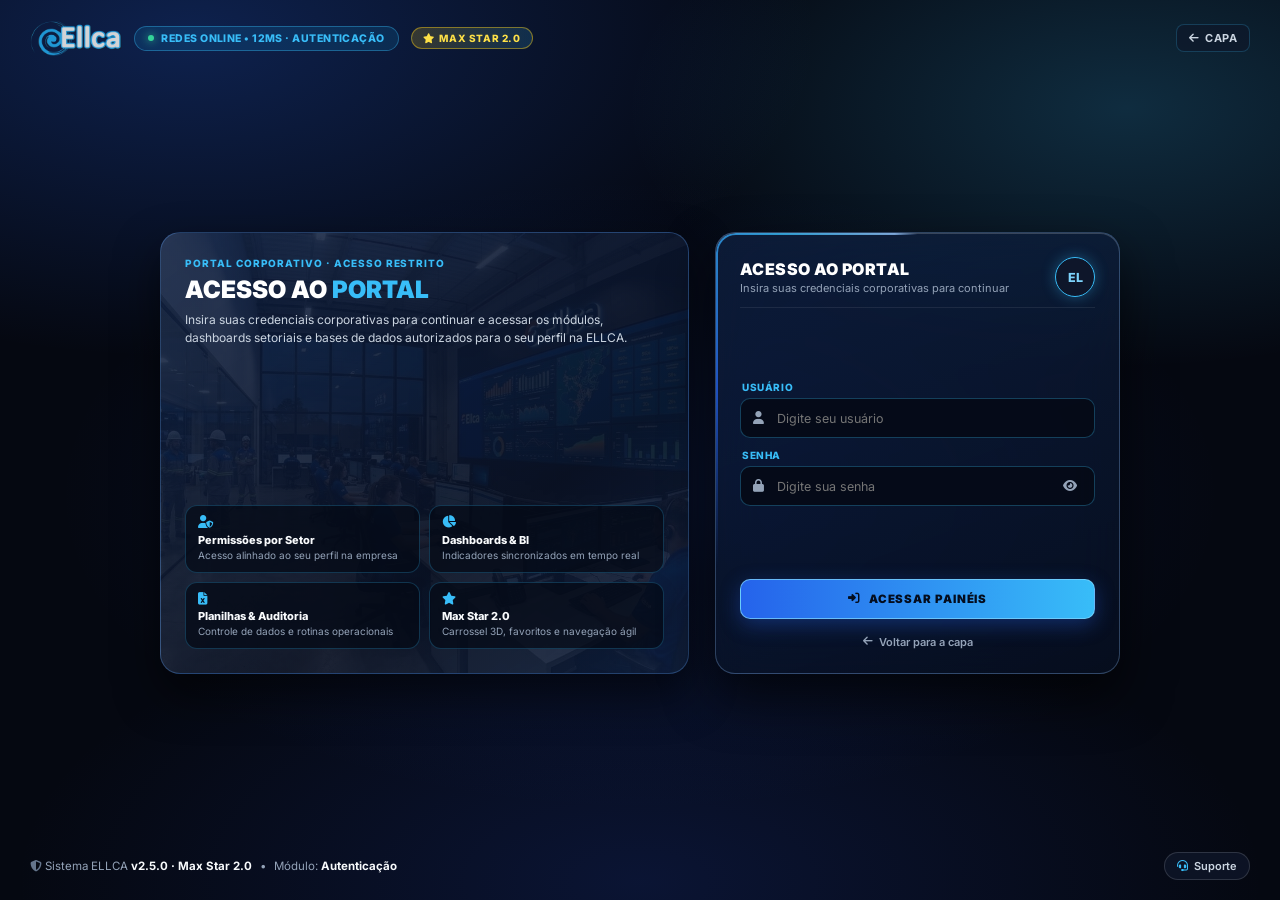
<file: painel.html>
<!DOCTYPE html>
<html lang="pt-br">

<head>
    <meta charset="UTF-8">
    <meta name="viewport" content="width=device-width, initial-scale=1.0">
    <title>ELLCA | PAINEL SETORIAL</title>

    <link href="https://fonts.googleapis.com/css2?family=Montserrat:wght@400;600;700;900&display=swap" rel="stylesheet">
    <link rel="stylesheet" href="https://cdnjs.cloudflare.com/ajax/libs/font-awesome/6.4.0/css/all.min.css">
    <link rel="stylesheet" href="styles_index.css">

    <style>
        .painel-wrapper {
            width: 100%;
            max-width: 1380px;
            margin: 0 auto;
            padding: 95px 24px 75px 24px;
            display: flex;
            flex-direction: column;
            gap: 18px;
            height: 100vh;
            height: 100dvh;
            box-sizing: border-box;
        }

        .painel-header {
            display: flex;
            align-items: center;
            justify-content: space-between;
            flex-wrap: wrap;
            gap: 12px;
            padding: 14px 20px;
            border-radius: 16px;
            background: linear-gradient(135deg, rgba(4, 9, 20, 0.85) 0%, rgba(12, 36, 84, 0.72) 100%);
            backdrop-filter: blur(18px);
            -webkit-backdrop-filter: blur(18px);
            border: 1px solid rgba(0, 212, 255, 0.35);
            box-shadow: 0 12px 32px rgba(0, 0, 0, 0.65);
        }

        .painel-title-group {
            display: flex;
            align-items: center;
            gap: 14px;
        }

        .painel-icon-box {
            width: 42px;
            height: 42px;
            border-radius: 12px;
            background: rgba(0, 212, 255, 0.14);
            border: 1px solid rgba(0, 212, 255, 0.45);
            display: flex;
            align-items: center;
            justify-content: center;
            color: var(--primary);
            font-size: 18px;
            box-shadow: 0 0 15px rgba(0, 212, 255, 0.2);
        }

        .painel-title-group h1 {
            font-size: 18px;
            font-weight: 900;
            letter-spacing: 1.2px;
            color: #fff;
            margin: 0;
            text-transform: uppercase;
        }

        .painel-title-group p {
            font-size: 11px;
            color: #94a3b8;
            margin: 2px 0 0 0;
        }

        .painel-actions {
            display: flex;
            align-items: center;
            gap: 10px;
        }

        .btn-exec {
            padding: 9px 15px;
            border-radius: 9px;
            border: 1px solid rgba(0, 212, 255, 0.4);
            background: rgba(0, 212, 255, 0.12);
            color: #fff;
            font-size: 11px;
            font-weight: 700;
            letter-spacing: 0.8px;
            text-transform: uppercase;
            cursor: pointer;
            display: inline-flex;
            align-items: center;
            gap: 7px;
            transition: all 0.25s ease;
            text-decoration: none;
        }

        .btn-exec:hover {
            background: var(--primary);
            color: #000;
            box-shadow: 0 0 18px rgba(0, 212, 255, 0.45);
        }

        .btn-exec.gold {
            border-color: rgba(245, 158, 11, 0.5);
            background: rgba(245, 158, 11, 0.14);
            color: #fcd34d;
        }

        .btn-exec.gold:hover {
            background: #f59e0b;
            color: #000;
            box-shadow: 0 0 18px rgba(245, 158, 11, 0.45);
        }

        .report-frame-container {
            flex: 1;
            width: 100%;
            border-radius: 18px;
            overflow: hidden;
            position: relative;
            background: rgba(3, 7, 16, 0.85);
            border: 1px solid rgba(0, 212, 255, 0.35);
            box-shadow: 0 24px 55px rgba(0, 0, 0, 0.85);
        }

        .report-frame-container iframe {
            width: 100%;
            height: 100%;
            border: none;
            display: block;
        }

        @media (max-width: 768px) {
            .painel-wrapper {
                padding: 80px 12px 65px 12px;
            }
            .painel-title-group h1 {
                font-size: 15px;
            }
        }
    </style>
</head>

<body>
    <div class="desktop-view">
        <!-- NAVBAR -->
        <nav class="navbar">
            <div class="logo">
                <a href="index.html">
                    <img src="img/logo_ellca.png" alt="Logo ELLCA" class="logo-img">
                </a>
            </div>

            <div class="mobile-header-actions">
                <button class="btn-voltar btn-voltar-mobile" data-destino="dashboard.html" title="Voltar aos Dashboards">
                    <i class="fa-solid fa-arrow-left"></i>
                </button>
                <button class="menu-mobile-btn" aria-label="Abrir Menu">
                    <i class="fa-solid fa-bars"></i>
                </button>
            </div>

            <div class="nav-content">
                <div class="nav-status">
                    <span class="pulse-dot"></span>
                    <span class="status-text" id="navSetorStatus">PAINEL SETORIAL • ONLINE</span>
                </div>

                <div class="nav-links">
                    <a href="home.html" class="nav-item">HOME <i class="fa-solid fa-house-user"></i></a>
                    <a href="dashboard.html" class="nav-item active">DASHBOARD <i class="fa-solid fa-chart-pie"></i></a>
                    <a href="planilha.html" class="nav-item">PLANILHAS <i class="fa-solid fa-file-excel"></i></a>
                    <a href="gerencial.html" class="nav-item">GERENCIAL <i class="fa-solid fa-crown"></i></a>

                    <div class="nav-actions-group">
                        <button class="btn-voltar btn-voltar-desktop" data-destino="dashboard.html" title="Voltar aos Dashboards">
                            <i class="fa-solid fa-arrow-left"></i>
                        </button>
                    </div>
                </div>
            </div>
        </nav>

        <!-- FUNDO E ÁREA DO PAINEL -->
        <div class="container">
            <div class="item active" id="painelBgItem" style="background-image: linear-gradient(rgba(0,0,0,0.82), rgba(0,0,0,0.72)), url('img/dashboards.jpg');">
                <div class="painel-wrapper">
                    <div class="painel-header">
                        <div class="painel-title-group">
                            <div class="painel-icon-box">
                                <i class="fa-solid fa-chart-column" id="painelIcon"></i>
                            </div>
                            <div>
                                <h1 id="painelTitulo">Carregando Painel...</h1>
                                <p id="painelSubtitulo">Indicadores operacionais integrados ao Portal ELLCA</p>
                            </div>
                        </div>

                        <div class="painel-actions">
                            <button type="button" class="btn-exec" id="btnFullscreenPainel" title="Expandir em Tela Cheia">
                                <i class="fa-solid fa-expand"></i> Tela Cheia
                            </button>
                            <a href="#" target="_blank" class="btn-exec gold" id="btnAbrirExterno">
                                <i class="fa-solid fa-arrow-up-right-from-square"></i> Abrir Externo
                            </a>
                        </div>
                    </div>

                    <div class="report-frame-container" id="reportFrameBox">
                        <iframe 
                            id="painelIframe"
                            src="about:blank"
                            loading="lazy"
                            allowfullscreen 
                            sandbox="allow-storage-access-by-user-activation allow-scripts allow-same-origin allow-popups allow-popups-to-escape-sandbox">
                        </iframe>
                    </div>
                </div>
            </div>

            <!-- RODAPÉ -->
            <footer class="footer-bar">
                <div class="footer-info">
                    <span><i class="fa-solid fa-shield-halved"></i> Sistema ELLCA <strong>v2.4.0</strong></span>
                    <span class="separator">•</span>
                    <span>Módulo: <strong id="footerModulo">Painel Setorial</strong></span>
                </div>
                <div class="footer-actions">
                    <button class="footer-btn" title="Rodrigo.lopes@ellca2.com.br" onclick="alert('E-mail de suporte: Rodrigo.lopes@ellca2.com.br')">
                        <i class="fa-solid fa-headset"></i> Suporte
                    </button>
                </div>
            </footer>
        </div>
    </div>

    <script>
        (function carregarPainelSetor() {
            if (sessionStorage.getItem('ellca_auth') !== 'true') {
                window.location.replace('login.html');
                return;
            }

            // ===================== CATÁLOGO COM TODOS OS LINKS DO LOOKER STUDIO =====================
            const PAINEIS_ELLCA = {
                almoxarifado: {
                    titulo: 'Dashboard Almoxarifado',
                    permissao: 'almoxarifado',
                    subtitulo: 'Controle de estoque, entradas, saídas e inventário de materiais',
                    icone: 'fa-boxes-stacked',
                    bg: 'img/almoxarifado.jpg',
                    embedUrl: 'https://lookerstudio.google.com/embed/reporting/8370a5a7-ee0a-4167-b9d4-a5021aefabef/page/7Gm7F',
                    externoUrl: 'https://lookerstudio.google.com/reporting/8370a5a7-ee0a-4167-b9d4-a5021aefabef'
                },
                almoxarifado_epi: {
                    titulo: 'Dashboard Almox. EPI/EPC',
                    permissao: 'almoxarifado_epi',
                    subtitulo: 'Controle de estoque e entrega de Equipamentos de Proteção',
                    icone: 'fa-helmet-safety',
                    bg: 'img/epi_epc.jpg',
                    embedUrl: 'https://lookerstudio.google.com/embed/reporting/0bf16d9c-192a-4db0-9805-73dbf9a72d1d/page/PIm7F',
                    externoUrl: 'https://lookerstudio.google.com/reporting/0bf16d9c-192a-4db0-9805-73dbf9a72d1d/page/PIm7F'
                },
                'almox-epi-epc': {
                    titulo: 'Dashboard Almox. EPI/EPC',
                    permissao: 'almoxarifado_epi',
                    subtitulo: 'Controle de estoque e entrega de Equipamentos de Proteção',
                    icone: 'fa-helmet-safety',
                    bg: 'img/epi_epc.jpg',
                    embedUrl: 'https://lookerstudio.google.com/embed/reporting/0bf16d9c-192a-4db0-9805-73dbf9a72d1d/page/PIm7F',
                    externoUrl: 'https://lookerstudio.google.com/reporting/0bf16d9c-192a-4db0-9805-73dbf9a72d1d/page/PIm7F'
                },
                backoffice: {
                    titulo: 'Dashboard Backoffice',
                    permissao: 'backoffice',
                    subtitulo: 'Indicadores de suporte administrativo e controle de processos internos',
                    icone: 'fa-briefcase',
                    bg: 'img/backoffice.jpg',
                    embedUrl: 'https://lookerstudio.google.com/embed/reporting/edb98a46-591b-48f8-a5b5-264d40524756/page/ZFm7F',
                    externoUrl: 'https://lookerstudio.google.com/reporting/edb98a46-591b-48f8-a5b5-264d40524756'
                },
                dp: {
                    titulo: 'Dashboard Departamento Pessoal',
                    permissao: 'dp',
                    subtitulo: 'Departamento pessoal, folha de pagamento, benefícios e ponto eletrônico',
                    icone: 'fa-file-invoice-dollar',
                    bg: 'img/Card_DP.jpg',
                    embedUrl: 'https://lookerstudio.google.com/embed/reporting/3510f169-6cbe-4d38-bfad-24dbb4964675/page/VHm7F',
                    externoUrl: 'https://lookerstudio.google.com/reporting/3510f169-6cbe-4d38-bfad-24dbb4964675'
                },
                dsc: {
                    titulo: 'Dashboard DSC',
                    permissao: 'dsc',
                    subtitulo: 'Registros e histórico dos Diálogos Semanais do Cliente',
                    icone: 'fa-hard-hat',
                    bg: 'img/DSC.jpg',
                    embedUrl: 'https://lookerstudio.google.com/embed/reporting/d7f172f9-562a-4cb6-a70a-effcdf64ee31/page/Vjm7F',
                    externoUrl: 'https://lookerstudio.google.com/reporting/d7f172f9-562a-4cb6-a70a-effcdf64ee31/page/Vjm7F'
                },
                estrutura: {
                    titulo: 'Dashboard Estrutura',
                    permissao: 'estrutura',
                    subtitulo: 'Gestão da estrutura física, patrimonial e organizacional da empresa',
                    icone: 'fa-sitemap',
                    bg: 'img/estrutura.jpg',
                    embedUrl: 'https://lookerstudio.google.com/embed/reporting/8e7e6849-5e2a-4e2a-aad7-83d4735c05cd/page/5jm7F',
                    externoUrl: 'https://lookerstudio.google.com/reporting/8e7e6849-5e2a-4e2a-aad7-83d4735c05cd/page/5jm7F'
                },
                frota: {
                    titulo: 'Dashboard Frota',
                    permissao: 'frota',
                    subtitulo: 'Gestão de veículos, manutenções preventivas, rotas e consumo de combustível',
                    icone: 'fa-truck-fast',
                    bg: 'img/frota.jpg',
                    embedUrl: 'https://lookerstudio.google.com/embed/reporting/61bc72c0-da72-421c-bc27-fac2c1fd0c58/page/p_lv328th58d',
                    externoUrl: 'https://lookerstudio.google.com/reporting/61bc72c0-da72-421c-bc27-fac2c1fd0c58/page/PHm7F'
                },
                infraestrutura: {
                    titulo: 'Dashboard Infraestrutura',
                    permissao: 'infraestrutura',
                    subtitulo: 'Monitoramento de servidores, redes, hardware e suporte técnico',
                    icone: 'fa-server',
                    bg: 'img/infraestrutura.jpg',
                    embedUrl: 'https://lookerstudio.google.com/embed/reporting/f6ba133f-2494-43fc-abf2-e3fdc7b7a772/page/fHm7F',
                    externoUrl: 'https://lookerstudio.google.com/reporting/f6ba133f-2494-43fc-abf2-e3fdc7b7a772'
                },
                produtividade: {
                    titulo: 'Dashboard Produtividade',
                    permissao: 'produtividade',
                    subtitulo: 'Análise de eficiência operacional, rendimento de equipes e metas',
                    icone: 'fa-gauge-high',
                    bg: 'img/Card_Produtividade.jpg',
                    embedUrl: 'https://lookerstudio.google.com/embed/reporting/1636b76d-f0fd-449f-90ef-75192face508/page/0lm7F',
                    externoUrl: 'https://lookerstudio.google.com/reporting/1636b76d-f0fd-449f-90ef-75192face508/page/0lm7F'
                },
                programacao: {
                    titulo: 'Dashboard Programação',
                    permissao: 'programacao',
                    subtitulo: 'Planejamento e agendamento de serviços operacionais e equipes',
                    icone: 'fa-calendar-check',
                    bg: 'img/Programacao.jpg',
                    embedUrl: 'https://lookerstudio.google.com/embed/reporting/1a3ebe48-0bc9-4432-8b9d-8961657df087/page/tkm7F',
                    externoUrl: 'https://lookerstudio.google.com/reporting/1a3ebe48-0bc9-4432-8b9d-8961657df087/page/tkm7F'
                },
                projeto: {
                    titulo: 'Dashboard Projeto',
                    permissao: 'projeto',
                    subtitulo: 'Acompanhamento de cronogramas, escopos e entregas de projetos',
                    icone: 'fa-diagram-project',
                    bg: 'img/Card_Projeto.jpg',
                    embedUrl: 'https://lookerstudio.google.com/embed/reporting/ab2ae67d-b2f1-41bc-9393-5abf5147ab45/page/xGm7F',
                    externoUrl: 'https://lookerstudio.google.com/reporting/ab2ae67d-b2f1-41bc-9393-5abf5147ab45/page/xGm7F'
                },
                rh: {
                    titulo: 'Dashboard Recursos Humanos',
                    permissao: 'rh',
                    subtitulo: 'Gestão de talentos, recrutamento, seleções e clima organizacional',
                    icone: 'fa-user-tie',
                    bg: 'img/Card_RH.jpg',
                    embedUrl: 'https://lookerstudio.google.com/embed/reporting/ad35fd89-5143-470f-bb41-65d0094ae625/page/lJm7F',
                    externoUrl: 'https://lookerstudio.google.com/reporting/ad35fd89-5143-470f-bb41-65d0094ae625/page/lJm7F'
                },
                sesmt: {
                    titulo: 'Dashboard SESMT',
                    permissao: 'sesmt',
                    subtitulo: 'Segurança do trabalho, EPIs, inspeções de campo e prevenção de riscos',
                    icone: 'fa-shield-halved',
                    bg: 'img/sesmt.jpg',
                    embedUrl: 'https://lookerstudio.google.com/embed/reporting/dca58365-f4b5-4c8b-b54f-65fcd8801303/page/GOd7F',
                    externoUrl: 'https://lookerstudio.google.com/reporting/dca58365-f4b5-4c8b-b54f-65fcd8801303/page/GOd7F'
                }
            };

            const params = new URLSearchParams(window.location.search);
            const setorKey = (params.get('setor') || '').toLowerCase().trim();
            const dados = PAINEIS_ELLCA[setorKey];

            if (!dados) {
                window.location.replace('dashboard.html');
                return;
            }

            // Validação de permissão do usuário logado
            let setoresPermitidos = [];
            try {
                setoresPermitidos = JSON.parse(sessionStorage.getItem('ellca_user_setores') || '[]')
                    .map(s => s.toLowerCase().trim());
            } catch (e) {
                setoresPermitidos = [];
            }

            const temAcesso =
                setoresPermitidos.includes('todos') ||
                setoresPermitidos.includes(setorKey) ||
                setoresPermitidos.includes(dados.permissao) ||
                (dados.permissao === 'almoxarifado_epi' && setoresPermitidos.includes('almoxarifado'));

            if (!temAcesso) {
                alert('Você não possui permissão para acessar este setor.');
                window.location.replace('dashboard.html');
                return;
            }

            // Preenche a interface dinamicamente
            document.title = `ELLCA | ${dados.titulo.toUpperCase()}`;
            document.getElementById('painelTitulo').textContent = dados.titulo;
            document.getElementById('painelSubtitulo').textContent = dados.subtitulo;
            document.getElementById('footerModulo').textContent = dados.titulo;
            document.getElementById('navSetorStatus').textContent = `${dados.titulo.replace('Dashboard ', '').toUpperCase()} • ONLINE`;
            document.getElementById('painelIcon').className = `fa-solid ${dados.icone}`;
            document.getElementById('painelBgItem').style.backgroundImage =
                `linear-gradient(rgba(0,0,0,0.82), rgba(0,0,0,0.72)), url('${dados.bg}')`;

            // Extrai apenas a URL limpa, mesmo que futuramente seja colada uma tag <iframe> inteira
            const matchSrc = dados.embedUrl.match(/src=["']([^"']+)["']/i);
            const urlLimpa = (matchSrc ? matchSrc[1] : dados.embedUrl).replace('google.com:/', 'google.com/');
            document.getElementById('painelIframe').src = urlLimpa;

            document.getElementById('btnAbrirExterno').href = dados.externoUrl;

            // Botão Tela Cheia
            document.getElementById('btnFullscreenPainel')?.addEventListener('click', () => {
                const box = document.getElementById('reportFrameBox');
                if (!document.fullscreenElement) {
                    box.requestFullscreen?.().catch(err => console.warn(err));
                } else {
                    document.exitFullscreen?.();
                }
            });
        })();
    </script>
    <script src="script.js"></script>
</body>
</html>
</file>
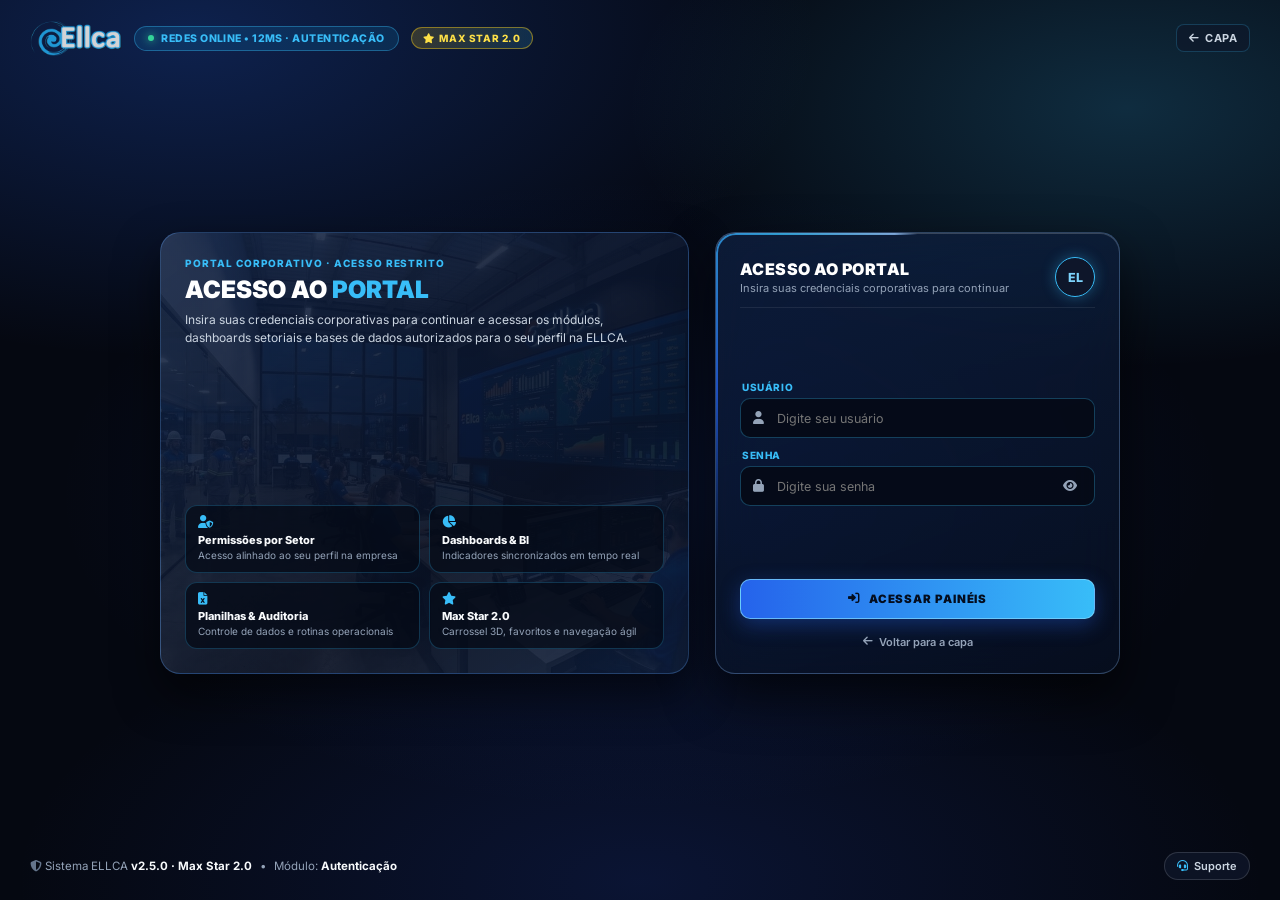
<file: planilha.html>
<!DOCTYPE html>
<html lang="pt-BR">

<head>
  <meta charset="UTF-8" />
  <meta name="viewport" content="width=device-width, initial-scale=1.0" />
  <title>ELLCA | BANCO DE DADOS & PLANILHAS • PREMIUM MAX STAR 2.0</title>

  <link rel="preconnect" href="https://fonts.googleapis.com" />
  <link rel="preconnect" href="https://fonts.gstatic.com" crossorigin />
  <link href="https://fonts.googleapis.com/css2?family=Inter:wght@400;500;600;700;800;900&display=swap" rel="stylesheet" />

  <script>
    if (sessionStorage.getItem('ellca_auth') !== 'true') {
      window.location.replace('login.html');
    }
  </script>

  <style>
    :root {
      --card-w: clamp(276px, 19.5vw, 316px);
      --card-h: clamp(326px, 39vh, 354px);
      --card-img-h: clamp(125px, 12.1vh, 145px);
      --card-turn: 3.2s;
      --card-count: 4;
      --cycle-total: calc(var(--card-turn) * var(--card-count));
    }

    @property --sweep-angle {
      syntax: "<angle>";
      initial-value: 0deg;
      inherits: false;
    }

    @keyframes borderSweepContinuous {
      from { --sweep-angle: 0deg; }
      to { --sweep-angle: 360deg; }
    }

    @keyframes cardGlowRelay {
      0%, 100% {
        opacity: 0.78;
        background: linear-gradient(160deg, rgba(17, 35, 68, 0.46) 0%, rgba(7, 15, 32, 0.58) 100%);
        border-color: rgba(147, 197, 253, 0.20);
        box-shadow: 0 12px 28px rgba(0, 0, 0, 0.44), inset 0 1px 0 rgba(255, 255, 255, 0.12);
      }
      3%, 13% {
        opacity: 1;
        background: linear-gradient(160deg, rgba(24, 52, 98, 0.74) 0%, rgba(9, 21, 44, 0.82) 100%);
        border-color: rgba(125, 211, 252, 0.78);
        box-shadow:
          0 20px 44px rgba(0, 0, 0, 0.68),
          0 0 32px rgba(56, 189, 248, 0.36),
          0 0 12px rgba(125, 211, 252, 0.26),
          inset 0 1px 0 rgba(255, 255, 255, 0.30);
      }
      18% {
        opacity: 0.78;
        background: linear-gradient(160deg, rgba(17, 35, 68, 0.46) 0%, rgba(7, 15, 32, 0.58) 100%);
        border-color: rgba(147, 197, 253, 0.20);
        box-shadow: 0 12px 28px rgba(0, 0, 0, 0.44), inset 0 1px 0 rgba(255, 255, 255, 0.12);
      }
    }

    @keyframes borderBeamRelay {
      0%, 100% { opacity: 0; }
      2.5%, 13.5% { opacity: 1; }
      17.5% { opacity: 0; }
    }

    @keyframes paletteCycle360 {
      0%, 24.99% { --edge-a: #38bdf8; --edge-b: #2563eb; --edge-c: #bae6fd; }
      25%, 49.99% { --edge-a: #facc15; --edge-b: #f59e0b; --edge-c: #fef08a; }
      50%, 74.99% { --edge-a: #34d399; --edge-b: #0284c7; --edge-c: #a7f3d0; }
      75%, 100% { --edge-a: #818cf8; --edge-b: #06b6d4; --edge-c: #e0e7ff; }
    }

    @keyframes pulseDot {
      0%, 100% { transform: scale(1); opacity: 1; }
      50% { transform: scale(1.35); opacity: 0.65; }
    }

    @keyframes card3dTurnIn {
      0% { transform: translate3d(0, 6px, 0) scale(0.95); }
      100% { transform: translate3d(0, 0, 0) scale(1); }
    }

    @keyframes starGlow {
      0%, 100% { box-shadow: 0 0 0 rgba(250, 204, 21, 0); }
      50% { box-shadow: 0 0 14px rgba(250, 204, 21, 0.35); }
    }

    *, *::before, *::after {
      box-sizing: border-box;
      margin: 0;
      padding: 0;
      font-family: 'Inter', system-ui, -apple-system, BlinkMacSystemFont, 'Segoe UI', Roboto, sans-serif;
    }

    html, body {
      min-height: 100%;
    }

    body {
      background-color: #050811;
      background-image:
        radial-gradient(ellipse 75% 55% at 15% 4%, rgba(37, 99, 235, 0.25) 0%, transparent 65%),
        radial-gradient(ellipse 65% 48% at 88% 12%, rgba(56, 189, 248, 0.18) 0%, transparent 60%),
        radial-gradient(ellipse 65% 50% at 50% 55%, rgba(29, 78, 216, 0.12) 0%, transparent 70%),
        radial-gradient(ellipse 75% 50% at 50% 98%, rgba(30, 64, 175, 0.18) 0%, transparent 65%);
      color: #f8fafc;
      min-height: 100vh;
      min-height: 100dvh;
      padding: clamp(10px, 1.4vh, 16px) clamp(14px, 2vw, 24px);
      display: flex;
      flex-direction: column;
      overflow-y: auto;
      overflow-x: hidden;
    }

    /* ================= SISTEMA DE ÍCONES SVG BOLD + FALLBACK NATIVO ================= */
    .ico-svg {
      width: 1.08em;
      height: 1.08em;
      display: inline-block;
      vertical-align: -0.16em;
      flex-shrink: 0;
      stroke: currentColor;
      fill: none;
      stroke-width: 2.45;
      stroke-linecap: round;
      stroke-linejoin: round;
      shape-rendering: geometricPrecision;
      overflow: visible;
    }

    .hero-icon-box .ico-svg,
    .hero-btn .ico-svg,
    .cat-btn .ico-svg,
    .btn-primary-card .ico-svg,
    .btn-info-aba .ico-svg,
    .carousel-arrow .ico-svg,
    .carousel-status-label .ico-svg,
    .btn-back-circle .ico-svg {
      stroke-width: 2.65;
    }

    .hero-icon-box .ico-svg {
      width: 21px;
      height: 21px;
      filter: drop-shadow(0 0 8px rgba(110, 231, 183, 0.45));
    }

    .kpi-pill-item .ico-svg,
    .btn-fav-card .ico-svg,
    .hero-greeting-pill .ico-svg,
    .card-badge-tag .ico-svg,
    .top-nav-link .ico-svg,
    .max-star-tag .ico-svg {
      stroke-width: 2.25;
    }

    .kpi-pill-item .ico-svg {
      color: #38bdf8;
      filter: drop-shadow(0 0 4px rgba(56, 189, 248, 0.35));
    }

    .tabular { font-variant-numeric: tabular-nums; }

    ::-webkit-scrollbar { width: 6px; height: 6px; }
    ::-webkit-scrollbar-track { background: #050811; }
    ::-webkit-scrollbar-thumb { background: rgba(56, 189, 248, 0.38); border-radius: 999px; }
    ::-webkit-scrollbar-thumb:hover { background: rgba(56, 189, 248, 0.65); }

    .page-container {
      max-width: 1560px;
      width: 100%;
      min-height: calc(100dvh - 30px);
      margin: 0 auto;
      display: flex;
      flex-direction: column;
      justify-content: space-between;
      gap: 11px;
    }

    /* ================= BARRA SUPERIOR RECOLHÍVEL ================= */
    .top-navbar-collapse {
      max-height: 90px;
      opacity: 1;
      transform: translateY(0);
      overflow: hidden;
      flex-shrink: 0;
      transition: max-height 0.28s ease, opacity 0.22s ease, transform 0.25s ease, margin 0.25s ease;
    }

    body.menu-hidden .top-navbar-collapse {
      max-height: 0;
      opacity: 0;
      transform: translateY(-10px);
      pointer-events: none;
      margin-bottom: -10px;
    }

    .top-navbar {
      display: flex;
      align-items: center;
      justify-content: space-between;
      gap: 8px;
      padding: 1px 2px;
      width: 100%;
    }

    .nav-brand-side {
      display: flex;
      align-items: center;
      gap: 8px;
      flex-shrink: 0;
    }

    .brand-logo {
      display: inline-flex;
      align-items: center;
      gap: 8px;
      text-decoration: none;
      color: #ffffff;
      font-weight: 800;
      font-size: 18px;
    }

    .brand-logo img {
      height: 32px;
      width: auto;
      max-width: 140px;
      object-fit: contain;
      display: block;
    }

    .brand-fallback {
      display: none;
      align-items: center;
      gap: 8px;
      font-weight: 800;
      font-size: 18px;
      color: #60a5fa;
    }

    .module-pill {
      display: inline-flex;
      align-items: center;
      gap: 6px;
      padding: 4px 10px;
      border-radius: 999px;
      background: rgba(14, 165, 233, 0.14);
      border: 1px solid rgba(56, 189, 248, 0.38);
      color: #38bdf8;
      font-size: 9.5px;
      font-weight: 800;
      letter-spacing: 0.4px;
      text-transform: uppercase;
      white-space: nowrap;
    }

    .module-pill .dot {
      width: 6px;
      height: 6px;
      border-radius: 50%;
      background: #34d399;
      box-shadow: 0 0 8px #34d399;
      animation: pulseDot 2s infinite;
    }

    .max-star-tag {
      display: inline-flex;
      align-items: center;
      gap: 5px;
      padding: 4px 10px;
      border-radius: 999px;
      background: linear-gradient(90deg, rgba(250, 204, 21, 0.18), rgba(56, 189, 248, 0.16));
      border: 1px solid rgba(250, 204, 21, 0.45);
      color: #fde047;
      font-size: 9.5px;
      font-weight: 800;
      letter-spacing: 0.5px;
      text-transform: uppercase;
      white-space: nowrap;
      animation: starGlow 3.2s infinite;
    }

    .user-avatar-ring {
      width: 30px;
      height: 30px;
      border-radius: 50%;
      border: 1.5px solid #38bdf8;
      background: rgba(15, 23, 42, 0.85);
      box-shadow: 0 0 12px rgba(56, 189, 248, 0.35);
      color: #7dd3fc;
      font-size: 10.5px;
      font-weight: 800;
      display: inline-flex;
      align-items: center;
      justify-content: center;
      flex-shrink: 0;
    }

    .nav-links-side {
      display: flex;
      align-items: center;
      flex-wrap: nowrap;
      gap: 4px;
    }

    .top-nav-link {
      text-decoration: none;
      color: #cbd5e1;
      font-size: 10px;
      font-weight: 700;
      letter-spacing: 0.3px;
      text-transform: uppercase;
      display: inline-flex;
      align-items: center;
      gap: 5px;
      padding: 5px 7px;
      border-radius: 8px;
      white-space: nowrap;
      transition: color 0.2s ease, background 0.2s ease;
    }

    .top-nav-link:hover,
    .top-nav-link.active {
      color: #38bdf8;
      background: rgba(56, 189, 248, 0.14);
    }

    .btn-back-circle {
      width: 28px;
      height: 28px;
      border-radius: 50%;
      border: 1px solid rgba(56, 189, 248, 0.35);
      background: rgba(15, 23, 42, 0.8);
      color: #e2e8f0;
      display: inline-flex;
      align-items: center;
      justify-content: center;
      text-decoration: none;
      font-size: 11px;
      cursor: pointer;
      flex-shrink: 0;
      transition: all 0.2s ease;
    }

    .btn-back-circle:hover {
      border-color: #38bdf8;
      background: rgba(56, 189, 248, 0.22);
      color: #ffffff;
    }

    /* ================= HERO BANNER ================= */
    .hero-banner {
      position: relative;
      border-radius: 16px;
      padding: 15px 22px;
      background:
        linear-gradient(135deg, rgba(14, 32, 66, 0.82) 0%, rgba(9, 17, 36, 0.86) 55%, rgba(15, 32, 64, 0.80) 100%),
        url('img/Capa_planilha.jpg') center/cover no-repeat;
      backdrop-filter: blur(20px) saturate(145%);
      -webkit-backdrop-filter: blur(20px) saturate(145%);
      border: 1px solid rgba(96, 165, 250, 0.32);
      box-shadow:
        0 14px 32px rgba(0, 0, 0, 0.55),
        inset 0 1px 0 rgba(255, 255, 255, 0.14);
      display: flex;
      flex-direction: column;
      gap: 10px;
      overflow: hidden;
      flex-shrink: 0;
    }

    .hero-banner::after {
      content: "";
      position: absolute;
      top: -60px;
      right: -40px;
      width: 280px;
      height: 200px;
      background: radial-gradient(circle, rgba(56, 189, 248, 0.20) 0%, rgba(37, 99, 235, 0.16) 45%, transparent 72%);
      pointer-events: none;
    }

    .hero-top-split {
      display: flex;
      align-items: center;
      justify-content: space-between;
      flex-wrap: wrap;
      gap: 16px;
      position: relative;
      z-index: 2;
    }

    .hero-title-row {
      display: flex;
      align-items: center;
      gap: 14px;
      max-width: 1040px;
    }

    .hero-icon-box {
      width: 42px;
      height: 42px;
      border-radius: 12px;
      background: linear-gradient(145deg, rgba(37, 99, 235, 0.32), rgba(14, 165, 233, 0.22));
      border: 1px solid rgba(125, 211, 252, 0.45);
      box-shadow: 0 6px 18px rgba(37, 99, 235, 0.22), inset 0 1px 0 rgba(255, 255, 255, 0.22);
      color: #6ee7b7;
      display: flex;
      align-items: center;
      justify-content: center;
      font-size: 17px;
      flex-shrink: 0;
    }

    .hero-greeting-pill {
      display: inline-flex;
      align-items: center;
      flex-wrap: wrap;
      gap: 10px;
      min-height: 30px;
      font-size: 11.5px;
      font-weight: 700;
      letter-spacing: 0.15px;
      color: #fef08a;
      background: rgba(255, 255, 255, 0.06);
      backdrop-filter: blur(14px) saturate(150%);
      -webkit-backdrop-filter: blur(14px) saturate(150%);
      border: 1px solid rgba(255, 255, 255, 0.18);
      box-shadow: inset 0 1px 0 rgba(255, 255, 255, 0.16);
      padding: 6px 15px;
      border-radius: 999px;
      margin-bottom: 6px;
    }

    .hero-greeting-pill .pill-sep {
      opacity: 0.5;
      color: #cbd5e1;
      margin: 0 2px;
    }

    .hero-greeting-pill .pill-item {
      display: inline-flex;
      align-items: center;
      gap: 5px;
    }

    .hero-greeting-pill .pill-temp { color: #7dd3fc; }
    .hero-greeting-pill .pill-clock { color: #6ee7b7; }

    .hero-main-title {
      font-size: clamp(16px, 1.5vw, 18px);
      font-weight: 800;
      letter-spacing: 0.2px;
      color: #ffffff;
      text-transform: uppercase;
    }

    .hero-main-title span { color: #38bdf8; }

    .hero-subtitle {
      font-size: 11.5px;
      color: #cbd5e1;
      margin-top: 2px;
      line-height: 1.35;
    }

    .hero-right-stats {
      display: flex;
      align-items: center;
      flex-wrap: wrap;
      gap: 10px;
    }

    .quick-stat-pill {
      padding: 8px 14px;
      border-radius: 12px;
      background: rgba(255, 255, 255, 0.06);
      backdrop-filter: blur(14px) saturate(150%);
      -webkit-backdrop-filter: blur(14px) saturate(150%);
      border: 1px solid rgba(255, 255, 255, 0.18);
      box-shadow: inset 0 1px 0 rgba(255, 255, 255, 0.16);
      min-width: 114px;
    }

    .quick-stat-pill small {
      display: block;
      font-size: 9px;
      font-weight: 700;
      text-transform: uppercase;
      letter-spacing: 0.5px;
      color: #cbd5e1;
    }

    .quick-stat-pill strong {
      display: block;
      font-size: 12.5px;
      font-weight: 800;
      color: #ffffff;
      margin-top: 2px;
    }

    .hero-actions-row {
      display: flex;
      align-items: center;
      flex-wrap: wrap;
      gap: 8px;
      padding-top: 8px;
      border-top: 1px solid rgba(255, 255, 255, 0.08);
      position: relative;
      z-index: 2;
    }

    .live-badge {
      height: 29px;
      padding: 0 12px;
      border-radius: 8px;
      background: rgba(16, 185, 129, 0.14);
      border: 1px solid rgba(52, 211, 153, 0.38);
      color: #34d399;
      font-size: 10.5px;
      font-weight: 700;
      display: inline-flex;
      align-items: center;
      gap: 6px;
    }

    .hero-btn {
      height: 29px;
      padding: 0 12px;
      border-radius: 8px;
      font-size: 10px;
      font-weight: 800;
      letter-spacing: 0.4px;
      text-transform: uppercase;
      cursor: pointer;
      display: inline-flex;
      align-items: center;
      gap: 6px;
      text-decoration: none;
      transition: all 0.2s ease;
    }

    .hero-btn-blue {
      background: rgba(37, 99, 235, 0.22);
      border: 1px solid rgba(96, 165, 250, 0.45);
      color: #93c5fd;
    }

    .hero-btn-blue:hover,
    .hero-btn-blue.active {
      background: linear-gradient(90deg, #2563eb, #38bdf8);
      border-color: #7dd3fc;
      color: #040d1e;
    }

    .hero-btn-cyan {
      background: rgba(14, 165, 233, 0.16);
      border: 1px solid rgba(56, 189, 248, 0.42);
      color: #bae6fd;
    }

    .hero-btn-cyan:hover,
    .hero-btn-cyan.active {
      background: linear-gradient(90deg, #2563eb, #38bdf8);
      border-color: #7dd3fc;
      color: #040d1e;
    }

    .hero-btn-gold {
      background: rgba(234, 179, 8, 0.15);
      border: 1px solid rgba(250, 204, 21, 0.45);
      color: #fde047;
    }

    .hero-btn-gold:hover,
    .hero-btn-gold.active {
      background: rgba(234, 179, 8, 0.30);
      color: #fef08a;
    }

    .hero-btn-menu-toggle {
      background: #34d399;
      border: 1px solid #6ee7b7;
      color: #042f2e;
      box-shadow: 0 4px 14px rgba(52, 211, 153, 0.28);
    }

    body.menu-hidden .hero-btn-menu-toggle {
      background: rgba(30, 58, 138, 0.48);
      border: 1px solid rgba(96, 165, 250, 0.45);
      color: #e0f2fe;
      box-shadow: none;
    }

    /* ================= BARRA DE FILTROS & PESQUISA ================= */
    .filter-toolbar {
      display: flex;
      align-items: center;
      justify-content: space-between;
      flex-wrap: wrap;
      gap: 10px;
      padding: 8px 14px;
      border-radius: 13px;
      background: rgba(13, 19, 34, 0.76);
      border: 1px solid rgba(255, 255, 255, 0.09);
      backdrop-filter: blur(16px);
      flex-shrink: 0;
    }

    .category-pills {
      display: flex;
      align-items: center;
      flex-wrap: wrap;
      gap: 6px;
    }

    .cat-btn {
      height: 28px;
      padding: 0 11px;
      border-radius: 8px;
      border: 1px solid rgba(255, 255, 255, 0.10);
      background: rgba(6, 10, 20, 0.72);
      color: #94a3b8;
      font-size: 10.5px;
      font-weight: 700;
      cursor: pointer;
      display: inline-flex;
      align-items: center;
      gap: 6px;
      transition: all 0.2s ease;
    }

    .cat-btn:hover { color: #e0f2fe; border-color: rgba(56, 189, 248, 0.38); }
    .cat-btn.active {
      background: linear-gradient(90deg, #2563eb, #38bdf8);
      border-color: #7dd3fc;
      color: #040d1e;
      font-weight: 800;
    }

    .search-box-wrap {
      position: relative;
      min-width: 240px;
      flex: 0 1 340px;
    }

    .search-box-wrap .search-ico {
      position: absolute;
      left: 11px;
      top: 50%;
      transform: translateY(-50%);
      color: #38bdf8;
      font-size: 12.5px;
      pointer-events: none;
    }

    .search-input {
      width: 100%;
      height: 29px;
      padding: 0 12px 0 32px;
      border-radius: 8px;
      background: rgba(5, 10, 22, 0.88);
      border: 1px solid rgba(56, 189, 248, 0.30);
      color: #f8fafc;
      font-size: 11.5px;
      outline: none;
    }

    .search-input:focus {
      border-color: #38bdf8;
      box-shadow: 0 0 0 2px rgba(56, 189, 248, 0.18);
    }

    /* ================= CARROSSEL + GRADE + CARROSSEL 3D ================= */
    .carousel-shell {
      position: relative;
      border-radius: 16px;
      background: rgba(10, 16, 30, 0.65);
      border: 1px solid rgba(56, 189, 248, 0.24);
      padding: 13px 18px 13px;
      backdrop-filter: blur(16px);
      box-shadow: 0 14px 36px rgba(0, 0, 0, 0.52);
      flex: 1 1 auto;
      min-height: 392px;
      display: flex;
      flex-direction: column;
      justify-content: space-between;
      gap: 10px;
    }

    .carousel-header-bar {
      display: flex;
      align-items: center;
      justify-content: space-between;
      flex-wrap: wrap;
      gap: 8px;
      flex-shrink: 0;
    }

    .carousel-status-label {
      font-size: 11px;
      font-weight: 800;
      letter-spacing: 0.5px;
      text-transform: uppercase;
      color: #7dd3fc;
      display: inline-flex;
      align-items: center;
      gap: 8px;
    }

    .kbd-hint {
      font-size: 9.5px;
      font-weight: 600;
      color: #94a3b8;
      text-transform: none;
      letter-spacing: 0.2px;
      padding: 2px 8px;
      border-radius: 6px;
      background: rgba(15, 23, 42, 0.72);
      border: 1px solid rgba(148, 163, 184, 0.22);
      display: inline-flex;
      align-items: center;
      gap: 5px;
    }

    .carousel-nav-controls {
      display: inline-flex;
      align-items: center;
      gap: 7px;
    }

    .carousel-arrow {
      width: 27px;
      height: 27px;
      border-radius: 9px;
      border: 1px solid rgba(56, 189, 248, 0.38);
      background: rgba(15, 23, 42, 0.85);
      color: #e0f2fe;
      cursor: pointer;
      display: inline-flex;
      align-items: center;
      justify-content: center;
      transition: all 0.2s ease;
    }

    .carousel-arrow:hover {
      background: #2563eb;
      border-color: #7dd3fc;
      color: #ffffff;
    }

    /* MODO CARROSSEL: 1 LINHA COM ATÉ 4 CARDS NO DESKTOP */
    .cards-track {
      display: grid;
      grid-template-columns: repeat(4, minmax(272px, var(--card-w)));
      gap: 18px;
      justify-content: center;
      align-items: center;
      align-content: center;
      flex: 1 1 auto;
      width: 100%;
      padding: 2px 0;
    }

    /* TAMANHO DO CARD PADRONIZADO */
    .cards-track .card-3d-wrap {
      width: 100%;
      min-width: 0;
      max-width: var(--card-w);
      height: var(--card-h);
      min-height: var(--card-h);
      max-height: var(--card-h);
      perspective: 1400px;
      margin: 0 auto;
      transition: opacity 0.35s ease, transform 0.35s ease;
    }

    .cards-track .card-img-banner {
      height: var(--card-img-h);
    }

    @media (max-width: 1100px) {
      .cards-track {
        grid-template-columns: repeat(2, minmax(272px, var(--card-w)));
      }
    }

    /* MODO GRADE */
    .cards-track.grid-mode {
      display: grid;
      grid-template-columns: repeat(auto-fit, minmax(272px, var(--card-w)));
      gap: 18px;
      justify-content: center;
      align-items: stretch;
      align-content: start;
      padding: 4px 2px 8px;
    }

    /* MODO CARROSSEL 3D */
    .cards-track.mode-3d {
      display: flex;
      align-items: center;
      justify-content: center;
      position: relative;
      min-height: 392px;
      overflow: hidden;
      padding: 12px 0;
    }

    .cards-track.mode-3d .card-3d-wrap {
      position: absolute;
      width: clamp(290px, 23vw, 332px);
      min-width: clamp(290px, 23vw, 332px);
      max-width: clamp(290px, 23vw, 332px);
      height: 362px;
      min-height: 362px;
      max-height: 362px;
      transition: transform 0.62s cubic-bezier(0.22, 1, 0.36, 1), opacity 0.45s ease, filter 0.45s ease, z-index 0.2s ease;
    }

    .cards-track.mode-3d .card-img-banner { height: var(--card-img-h); }

    .cards-track.mode-3d .card-3d-wrap.slot-center {
      transform: translate3d(0, 0, 0) scale(1);
      opacity: 1;
      filter: blur(0px);
      z-index: 5;
      pointer-events: auto;
      animation: card3dTurnIn 0.62s cubic-bezier(0.22, 1, 0.36, 1) both;
    }

    .cards-track.mode-3d .card-3d-wrap.slot-left {
      transform: translate3d(-86%, 0, 0) scale(0.86);
      opacity: 0.48;
      z-index: 2;
      pointer-events: auto;
      cursor: pointer;
    }

    .cards-track.mode-3d .card-3d-wrap.slot-right {
      transform: translate3d(86%, 0, 0) scale(0.86);
      opacity: 0.48;
      z-index: 2;
      pointer-events: auto;
      cursor: pointer;
    }

    .cards-track.mode-3d .card-3d-wrap.slot-left:hover,
    .cards-track.mode-3d .card-3d-wrap.slot-right:hover {
      opacity: 0.68;
    }

    .cards-track.mode-3d .card-3d-wrap.slot-left .card-surface,
    .cards-track.mode-3d .card-3d-wrap.slot-right .card-surface {
      animation: none !important;
      opacity: 1;
      background: linear-gradient(155deg, rgba(186, 230, 253, 0.16) 0%, rgba(56, 189, 248, 0.08) 50%, rgba(15, 23, 42, 0.24) 100%);
      backdrop-filter: blur(22px) saturate(140%);
      -webkit-backdrop-filter: blur(22px) saturate(140%);
      border-color: rgba(186, 230, 253, 0.30);
      box-shadow: 0 12px 28px rgba(0, 0, 0, 0.32), inset 0 1px 0 rgba(255, 255, 255, 0.22);
    }

    .cards-track.mode-3d .card-3d-wrap.slot-left .card-surface::before,
    .cards-track.mode-3d .card-3d-wrap.slot-right .card-surface::before {
      animation: none !important;
      opacity: 0 !important;
    }

    .cards-track.mode-3d .card-3d-wrap.slot-center .card-surface {
      animation: paletteCycle360 48s steps(1, end) infinite;
      opacity: 1;
      background: linear-gradient(160deg, rgba(24, 52, 98, 0.74) 0%, rgba(9, 21, 44, 0.82) 100%);
      border-color: rgba(125, 211, 252, 0.78);
      box-shadow:
        0 20px 44px rgba(0, 0, 0, 0.68),
        0 0 32px rgba(56, 189, 248, 0.36),
        0 0 12px rgba(125, 211, 252, 0.26),
        inset 0 1px 0 rgba(255, 255, 255, 0.30);
    }

    .cards-track.mode-3d .card-3d-wrap.slot-center .card-surface::before {
      opacity: 1;
      animation: borderSweepContinuous var(--card-turn) linear infinite;
    }

    .cards-track.mode-3d .card-3d-wrap.slot-hidden {
      transform: translate3d(0, 8px, 0) scale(0.72);
      opacity: 0;
      z-index: 1;
      pointer-events: none;
    }

    /* CARD SEM ACESSO */
    .card-3d-wrap.sem-acesso .card-surface {
      opacity: 0.30 !important;
      filter: saturate(0.28) brightness(0.72);
      border-color: rgba(148, 163, 184, 0.18);
      box-shadow: 0 10px 24px rgba(0, 0, 0, 0.35);
    }

    .card-3d-wrap.sem-acesso .card-surface::before { opacity: 0.10 !important; }

    .card-3d-wrap.sem-acesso .btn-primary-card,
    .card-3d-wrap.sem-acesso .btn-info-aba {
      opacity: 0.45;
      cursor: not-allowed;
      pointer-events: none;
      border-color: rgba(148, 163, 184, 0.25);
      background: rgba(15, 23, 42, 0.45);
      color: #94a3b8;
      box-shadow: none;
    }

    .card-surface {
      --sweep-angle: 0deg;
      --edge-a: #38bdf8;
      --edge-b: #2563eb;
      --edge-c: #bae6fd;
      --relay-delay: 0s;
      position: relative;
      border-radius: 16px;
      background: linear-gradient(160deg, rgba(17, 35, 68, 0.46) 0%, rgba(7, 15, 32, 0.58) 100%);
      backdrop-filter: blur(22px) saturate(155%);
      -webkit-backdrop-filter: blur(22px) saturate(155%);
      border: 1px solid rgba(147, 197, 253, 0.20);
      box-shadow:
        0 12px 28px rgba(0, 0, 0, 0.44),
        inset 0 1px 0 rgba(255, 255, 255, 0.12);
      opacity: 0.78;
      transform: rotateX(var(--rx, 0deg)) rotateY(var(--ry, 0deg));
      transition: transform 0.35s ease-out, background 0.35s ease, opacity 0.35s ease, border-color 0.35s ease, box-shadow 0.35s ease;
      height: 100%;
      width: 100%;
      overflow: hidden;
      animation:
        paletteCycle360 48s steps(1, end) infinite,
        cardGlowRelay var(--cycle-total) ease-in-out var(--relay-delay) infinite;
    }

    .card-surface::before {
      content: "";
      position: absolute;
      inset: 0;
      border-radius: 16px;
      padding: 2.5px;
      background: conic-gradient(
        from var(--sweep-angle),
        transparent 0deg,
        transparent 195deg,
        var(--edge-b) 258deg,
        var(--edge-a) 315deg,
        var(--edge-c) 352deg,
        transparent 360deg
      );
      -webkit-mask: linear-gradient(#fff 0 0) content-box, linear-gradient(#fff 0 0);
      -webkit-mask-composite: xor;
      mask-composite: exclude;
      opacity: 0;
      pointer-events: none;
      z-index: 4;
      animation:
        borderSweepContinuous var(--card-turn) linear infinite,
        borderBeamRelay var(--cycle-total) ease-in-out var(--relay-delay) infinite;
    }

    .card-surface:hover {
      opacity: 1 !important;
      background: linear-gradient(160deg, rgba(24, 52, 98, 0.74) 0%, rgba(9, 21, 44, 0.82) 100%) !important;
      border-color: rgba(125, 211, 252, 0.82) !important;
      box-shadow:
        0 20px 44px rgba(0, 0, 0, 0.68),
        0 0 32px rgba(56, 189, 248, 0.40),
        0 0 12px rgba(125, 211, 252, 0.30),
        inset 0 1px 0 rgba(255, 255, 255, 0.32) !important;
    }

    .card-surface:hover::before { opacity: 1 !important; }

    body.glow-paused .card-surface,
    body.glow-paused .card-surface::before {
      animation-play-state: paused !important;
    }

    .card-body {
      position: relative;
      z-index: 2;
      padding: 13px 15px 14px;
      border-radius: 15px;
      height: 100%;
      display: flex;
      flex-direction: column;
      justify-content: space-between;
      gap: 7px;
    }

    .card-img-banner {
      position: relative;
      width: 100%;
      height: var(--card-img-h);
      border-radius: 10px;
      background-size: cover;
      background-position: center;
      border: 1px solid rgba(255, 255, 255, 0.15);
      overflow: hidden;
      flex-shrink: 0;
    }

    .card-badge-tag {
      position: absolute;
      top: 7px;
      left: 7px;
      z-index: 2;
      padding: 2.5px 8px;
      border-radius: 6px;
      font-size: 8.5px;
      font-weight: 800;
      letter-spacing: 0.5px;
      text-transform: uppercase;
      display: inline-flex;
      align-items: center;
      gap: 4px;
      background: rgba(14, 165, 233, 0.88);
      border: 1px solid rgba(186, 230, 253, 0.65);
      color: #ffffff;
      box-shadow: 0 3px 10px rgba(0, 0, 0, 0.35);
    }

    .card-badge-tag.gold {
      background: rgba(234, 179, 8, 0.92);
      border-color: rgba(254, 240, 138, 0.75);
      color: #1c1402;
    }

    .card-badge-tag.locked {
      background: rgba(30, 41, 59, 0.92);
      border-color: rgba(148, 163, 184, 0.45);
      color: #cbd5e1;
    }

    .btn-fav-card {
      position: absolute;
      top: 7px;
      right: 7px;
      z-index: 2;
      width: 24px;
      height: 24px;
      border-radius: 6px;
      border: 1px solid rgba(255, 255, 255, 0.25);
      background: rgba(5, 10, 22, 0.72);
      color: #cbd5e1;
      font-size: 11px;
      cursor: pointer;
      display: inline-flex;
      align-items: center;
      justify-content: center;
      transition: all 0.2s ease;
    }

    .btn-fav-card:hover { border-color: #facc15; color: #fde047; }
    .btn-fav-card.favorited {
      background: rgba(234, 179, 8, 0.92);
      border-color: #fef08a;
      color: #1c1402;
    }

    .card-title-txt {
      font-size: 13.5px;
      font-weight: 800;
      color: #ffffff;
      letter-spacing: 0.25px;
      text-transform: uppercase;
    }

    .card-desc-txt {
      font-size: 11px;
      line-height: 1.35;
      color: #cbd5e1;
      margin-top: 2px;
      display: -webkit-box;
      -webkit-line-clamp: 2;
      -webkit-box-orient: vertical;
      overflow: hidden;
    }

    .kpi-pills-row {
      display: flex;
      align-items: center;
      gap: 6px;
      flex-wrap: wrap;
    }

    .kpi-pill-item {
      display: inline-flex;
      align-items: center;
      gap: 5px;
      padding: 2.5px 8px;
      border-radius: 6px;
      background: rgba(6, 16, 36, 0.68);
      border: 1px solid rgba(56, 189, 248, 0.25);
      font-size: 9.5px;
      font-weight: 700;
      color: #e2e8f0;
    }

    .kpi-success { color: #34d399 !important; border-color: rgba(52, 211, 153, 0.35) !important; }
    .kpi-success .ico-svg { color: #34d399 !important; filter: drop-shadow(0 0 4px rgba(52, 211, 153, 0.35)); }

    .card-actions-stack {
      display: flex;
      flex-direction: column;
      gap: 5px;
      margin-top: auto;
    }

    .acessar-line {
      display: flex;
      align-items: center;
      gap: 6px;
      width: 100%;
      height: 30px;
    }

    .btn-primary-card {
      flex: 1 1 auto;
      width: 100%;
      height: 30px;
      min-height: 30px;
      max-height: 30px;
      padding: 0 12px;
      border-radius: 8px;
      border: 1px solid rgba(56, 189, 248, 0.58);
      background: linear-gradient(180deg, rgba(14, 165, 233, 0.32) 0%, rgba(2, 132, 199, 0.20) 100%);
      color: #ffffff;
      font-size: 10px;
      font-weight: 800;
      letter-spacing: 0.5px;
      text-transform: uppercase;
      cursor: pointer;
      display: inline-flex;
      align-items: center;
      justify-content: center;
      gap: 6px;
      transition: all 0.2s ease;
    }

    .btn-primary-card:hover {
      background: linear-gradient(90deg, #2563eb, #38bdf8);
      border-color: #bae6fd;
      color: #040d1e;
      box-shadow: 0 4px 16px rgba(56, 189, 248, 0.35);
    }

    .btn-glass-card {
      flex: 0 0 29px;
      width: 100%;
      height: 29px;
      min-height: 29px;
      max-height: 29px;
      padding: 0 12px;
      border-radius: 8px;
      border: 1px solid rgba(147, 197, 253, 0.28);
      background: rgba(15, 29, 58, 0.52);
      color: #e2e8f0;
      font-size: 9.5px;
      font-weight: 800;
      letter-spacing: 0.5px;
      text-transform: uppercase;
      cursor: pointer;
      display: inline-flex;
      align-items: center;
      justify-content: center;
      gap: 6px;
      transition: all 0.2s ease;
    }

    .btn-glass-card:hover {
      border-color: #38bdf8;
      color: #ffffff;
      background: rgba(56, 189, 248, 0.16);
    }

    .btn-info-aba {
      width: 30px;
      height: 30px;
      min-height: 30px;
      max-height: 30px;
      flex-shrink: 0;
      background: rgba(6, 18, 42, 0.78);
      border: 1px solid rgba(56, 189, 248, 0.45);
      border-radius: 8px;
      color: #38bdf8;
      font-size: 13px;
      font-weight: 800;
      cursor: pointer;
      display: inline-flex;
      align-items: center;
      justify-content: center;
      transition: all 0.2s ease;
    }

    .btn-info-aba:hover:not(:disabled) {
      background: #38bdf8;
      border-color: #ffffff;
      color: #02060f;
    }

    .btn-info-aba:disabled { opacity: 0.35; cursor: not-allowed; }

    .pagination-dots {
      display: flex;
      align-items: center;
      justify-content: center;
      flex-wrap: wrap;
      gap: 6px;
      margin-top: 2px;
      flex-shrink: 0;
    }

    .p-dot {
      width: 7px;
      height: 7px;
      border-radius: 999px;
      border: none;
      background: rgba(148, 163, 184, 0.35);
      cursor: pointer;
      transition: all 0.25s ease;
    }

    .p-dot.active {
      width: 24px;
      background: #38bdf8;
      box-shadow: 0 0 10px #38bdf8;
    }

    /* ================= DRAWER LATERAL DE DETALHES ================= */
    .details-drawer-backdrop {
      display: none;
      position: fixed;
      inset: 0;
      z-index: 9990;
      background: rgba(2, 6, 15, 0.72);
      backdrop-filter: blur(6px);
    }

    .details-drawer-backdrop.open { display: block; }

    .details-drawer {
      position: fixed;
      top: 0;
      right: -440px;
      width: 100%;
      max-width: 410px;
      height: 100vh;
      height: 100dvh;
      z-index: 9995;
      background: linear-gradient(170deg, rgba(13, 22, 42, 0.98) 0%, rgba(5, 10, 22, 0.99) 100%);
      border-left: 1px solid rgba(56, 189, 248, 0.38);
      box-shadow: -16px 0 42px rgba(0, 0, 0, 0.75);
      padding: 22px;
      display: flex;
      flex-direction: column;
      gap: 14px;
      transition: right 0.3s ease;
      overflow-y: auto;
    }

    .details-drawer.open { right: 0; }

    .details-drawer-top {
      display: flex;
      align-items: center;
      justify-content: space-between;
      padding-bottom: 12px;
      border-bottom: 1px solid rgba(255, 255, 255, 0.08);
    }

    .details-drawer-top h3 { font-size: 16.5px; font-weight: 800; color: #ffffff; }

    .details-drawer-close {
      width: 32px;
      height: 32px;
      border-radius: 9px;
      border: 1px solid rgba(255, 255, 255, 0.14);
      background: rgba(15, 23, 42, 0.8);
      color: #e2e8f0;
      cursor: pointer;
      display: inline-flex;
      align-items: center;
      justify-content: center;
    }

    .details-meta-grid {
      display: grid;
      grid-template-columns: 1fr 1fr;
      gap: 10px;
    }

    .details-meta-box {
      padding: 10px 12px;
      border-radius: 10px;
      background: rgba(5, 10, 22, 0.78);
      border: 1px solid rgba(255, 255, 255, 0.08);
    }

    .details-meta-box small {
      display: block;
      font-size: 9.5px;
      color: #94a3b8;
      text-transform: uppercase;
      font-weight: 700;
    }

    .details-meta-box strong {
      display: block;
      font-size: 12px;
      color: #f8fafc;
      margin-top: 3px;
    }

    .details-sublist {
      list-style: none;
      display: flex;
      flex-direction: column;
      gap: 8px;
      overflow-y: auto;
      max-height: 44vh;
    }

    .details-sublist li {
      display: flex;
      align-items: center;
      justify-content: space-between;
      padding: 10px 12px;
      border-radius: 10px;
      background: rgba(15, 23, 42, 0.75);
      border: 1px solid rgba(56, 189, 248, 0.22);
      font-size: 11.5px;
      font-weight: 600;
      color: #e2e8f0;
    }

    /* ================= RODAPÉ OFICIAL ================= */
    .ellca-official-footer {
      padding: 2px 2px 0;
      display: flex;
      align-items: center;
      justify-content: space-between;
      flex-wrap: wrap;
      gap: 10px;
      font-size: 11.5px;
      color: #94a3b8;
      flex-shrink: 0;
    }

    .footer-system-text {
      display: inline-flex;
      align-items: center;
      flex-wrap: wrap;
      gap: 8px;
      color: #94a3b8;
    }

    .footer-system-text strong { color: #f8fafc; font-weight: 700; }

    .footer-right-actions {
      display: inline-flex;
      align-items: center;
      flex-wrap: wrap;
      gap: 8px;
    }

    .btn-footer-support {
      height: 28px;
      padding: 0 12px;
      border-radius: 999px;
      background: rgba(15, 23, 42, 0.78);
      border: 1px solid rgba(255, 255, 255, 0.14);
      color: #cbd5e1;
      font-size: 11px;
      font-weight: 600;
      cursor: pointer;
      display: inline-flex;
      align-items: center;
      gap: 6px;
      transition: all 0.2s ease;
    }

    .btn-footer-support:hover {
      border-color: #38bdf8;
      color: #ffffff;
      background: rgba(56, 189, 248, 0.14);
    }

    .btn-footer-sair {
      height: 28px;
      padding: 0 12px;
      border-radius: 999px;
      background: rgba(239, 68, 68, 0.14);
      border: 1px solid rgba(248, 113, 113, 0.35);
      color: #fca5a5;
      font-size: 11px;
      font-weight: 700;
      cursor: pointer;
      display: inline-flex;
      align-items: center;
      gap: 6px;
      transition: all 0.2s ease;
    }

    .btn-footer-sair:hover { background: rgba(239, 68, 68, 0.28); color: #ffffff; }

    @media (max-width: 1180px) {
      .top-navbar {
        flex-wrap: wrap;
      }

      .nav-links-side {
        flex-wrap: wrap;
        width: 100%;
        justify-content: flex-end;
      }
    }

    @media (max-width: 760px) {
      .cards-track.mode-3d .card-3d-wrap { width: 274px; min-width: 274px; max-width: 274px; }
      .cards-track.mode-3d .card-3d-wrap.slot-left { transform: translate3d(-65%, 0, 0) scale(0.78); }
      .cards-track.mode-3d .card-3d-wrap.slot-right { transform: translate3d(65%, 0, 0) scale(0.78); }
      .search-box-wrap { min-width: 0; width: 100%; flex: 1 1 100%; }
    }

    @media (max-width: 520px) {
      body { padding: 10px 12px 14px; }
      .hero-banner { padding: 12px 14px; }
      .quick-stat-pill { min-width: 0; flex: 1 1 auto; }
      .cards-track,
      .cards-track.grid-mode {
        grid-template-columns: 1fr;
      }
      .cards-track .card-3d-wrap {
        max-width: 100%;
      }
      .cards-track.mode-3d .card-3d-wrap.slot-left,
      .cards-track.mode-3d .card-3d-wrap.slot-right { opacity: 0.16; }
    }
  </style>
</head>

<body>
  <div class="page-container">

    <!-- 1. BARRA SUPERIOR RECOLHÍVEL -->
    <div class="top-navbar-collapse">
      <header class="top-navbar">
        <div class="nav-brand-side">
          <a href="index.html" class="brand-logo" title="ELLCA">
            <img src="img/logo_ellca.png" alt="Logo ELLCA"
                 onerror="this.style.display='none'; document.getElementById('logoFallback').style.display='inline-flex';" />
            <span id="logoFallback" class="brand-fallback">🌀Ellca</span>
          </a>

          <span class="module-pill">
            <span class="dot"></span>
            REDES ONLINE • 12ms · BANCO DE DADOS
          </span>

          <span class="max-star-tag" id="maxStarTagEl">
            MAX STAR 2.0
          </span>

          <span class="user-avatar-ring" id="userAvatarInitials" title="Rodrigo Lopes">RL</span>
        </div>

        <nav class="nav-links-side" aria-label="Menu do Portal">
          <a href="home.html" class="top-nav-link" data-svg="home">HOME</a>
          <a href="dashboard.html" class="top-nav-link" data-svg="pie">DASHBOARD</a>
          <a href="planilha.html" class="top-nav-link active" data-svg="sheet">PLANILHAS</a>
          <a href="supervisor.html" class="top-nav-link" data-svg="shieldUser">SUPERVISÃO</a>
          <a href="gerencial.html" class="top-nav-link" data-svg="crown">GERÊNCIA</a>
          <a href="organograma.html" class="top-nav-link" data-svg="sitemap">ORGANOGRAMA</a>
          <button type="button" class="btn-back-circle" id="btnVoltarHome" title="Voltar para a Central de Controle" aria-label="Voltar para a Central de Controle"></button>
        </nav>
      </header>
    </div>

    <!-- 2. HERO BANNER -->
    <section class="hero-banner">
      <div class="hero-top-split">
        <div class="hero-title-row">
          <div class="hero-icon-box" id="heroMainIconBox"></div>
          <div>
            <div class="hero-greeting-pill tabular" id="planGreetingPill">
              <span id="planGreetingIconWrap"></span>
              <span id="planGreetingText">Olá, Boa tarde, Rodrigo Lopes • Carregando local e clima...</span>
            </div>
            <h1 class="hero-main-title">PLANILHAS <span>INTELIGENTES</span></h1>
            <p class="hero-subtitle">
              Controle unificado, bases operacionais e planilhas inteligentes para auditoria, medição, inspeção de campo e acompanhamento por período.
            </p>
          </div>
        </div>

        <div class="hero-right-stats tabular">
          <div class="quick-stat-pill">
            <small>Bases Ativas</small>
            <strong id="statQtdPlanilhas">13 Planilhas</strong>
          </div>
          <div class="quick-stat-pill">
            <small>Auditoria / Dados</small>
            <strong style="color:#6ee7b7;">92% Aderência</strong>
          </div>
          <div class="quick-stat-pill">
            <small>Sincronização</small>
            <strong style="color:#7dd3fc;">Tempo Real</strong>
          </div>
        </div>
      </div>

      <div class="hero-actions-row">
        <span class="live-badge tabular" id="liveBadgeEl"></span>

        <button type="button" class="hero-btn hero-btn-cyan active" id="btnModoCarrossel" data-svg="sliders">MODO CARROSSEL</button>

        <button type="button" class="hero-btn hero-btn-blue" id="btnModoCarrossel3D" data-svg="cube">MODO CARROSSEL 3D</button>

        <button type="button" class="hero-btn hero-btn-blue" id="btnModoGrade" data-svg="grid">MODO GRADE</button>

        <button type="button" class="hero-btn hero-btn-gold" id="btnFiltroFavoritos">
          <span id="favStarIcon"></span> FAVORITOS (<span id="favCountTxt">0</span>)
        </button>

        <button type="button" class="hero-btn hero-btn-blue" id="btnAutoPlay">
          <span id="iconAutoPlayWrap"></span> <span id="txtAutoPlay">AUTOPLAY: ON</span>
        </button>

        <button type="button" class="hero-btn hero-btn-menu-toggle" id="btnToggleMenu" style="margin-left:auto;">
          <span id="iconToggleMenuWrap"></span>
          <span id="txtToggleMenu">OCULTAR MENU</span>
        </button>
      </div>
    </section>

    <!-- 3. BARRA DE FILTROS & PESQUISA -->
    <div class="filter-toolbar">
      <div class="category-pills" id="categoryPills">
        <button type="button" class="cat-btn active" data-cat="TODOS" data-svg="layers">Todas (13)</button>
        <button type="button" class="cat-btn" data-cat="OPERACIONAL" data-svg="hardHat">Operacional</button>
        <button type="button" class="cat-btn" data-cat="PESSOAS" data-svg="users">Pessoas</button>
        <button type="button" class="cat-btn" data-cat="SEGURANÇA" data-svg="helmetSafety">Segurança</button>
        <button type="button" class="cat-btn" data-cat="ADMINISTRATIVO" data-svg="invoice">Administrativo</button>
        <button type="button" class="cat-btn" data-cat="GOVERNANÇA" data-svg="sitemap">Governança</button>
        <button type="button" class="cat-btn" data-cat="SUPORTE" data-svg="building">Suporte</button>
      </div>

      <div class="search-box-wrap" id="searchBoxWrap">
        <input type="text" id="moduleSearch" class="search-input" placeholder="Pesquisar planilha ou base de dados..." />
      </div>
    </div>

    <!-- 4. CARROSSEL / CARROSSEL 3D / GRADE -->
    <section class="carousel-shell">
      <div class="carousel-header-bar">
        <span class="carousel-status-label" id="carouselStatusLabel"></span>

        <div class="carousel-nav-controls" id="carouselNavControls">
          <span class="kbd-hint" id="kbdHintEl" title="Use as setas do teclado para navegar e Espaço para pausar">
            ← → Navegar · Espaço Pausar
          </span>
          <button type="button" class="carousel-arrow" id="btnPrevCard" title="Anterior (Seta Esquerda)" aria-label="Anterior"></button>
          <button type="button" class="carousel-arrow" id="btnNextCard" title="Próximo (Seta Direita)" aria-label="Próximo"></button>
        </div>
      </div>

      <div class="cards-track" id="cardsWrapper"></div>
      <div class="pagination-dots" id="paginationDots"></div>
    </section>

    <!-- 5. RODAPÉ OFICIAL -->
    <footer class="ellca-official-footer">
      <div class="footer-system-text" id="footerSysText">
        <span>Sistema ELLCA <strong>v2.5.0 · Max Star 2.0</strong></span>
        <span>•</span>
        <span>Módulo: <strong>Banco de Dados &amp; Planilhas</strong></span>
      </div>

      <div class="footer-right-actions">
        <button type="button" class="btn-footer-support" id="btnFooterSupport" title="Rodrigo.lopes@ellca2.com.br">Suporte</button>
        <span style="color:#cbd5e1;" id="footerUserWrap">Olá, <strong id="footerUserName" style="color:#fff;">Rodrigo Lopes</strong></span>
        <button type="button" class="btn-footer-sair" id="btnSairRodape" title="Sair do sistema">Sair</button>
      </div>
    </footer>

  </div>

  <!-- DRAWER LATERAL DE DETALHES -->
  <div class="details-drawer-backdrop" id="detailsBackdrop"></div>
  <aside class="details-drawer" id="detailsDrawer" aria-hidden="true">
    <div class="details-drawer-top">
      <h3 id="drawerModTitulo">Planilha</h3>
      <button type="button" class="details-drawer-close" id="btnFecharDrawer" title="Fechar Detalhes" aria-label="Fechar Detalhes"></button>
    </div>
    <p id="drawerModDesc" style="font-size:12px; color:#cbd5e1; line-height:1.55;"></p>
    <div class="details-meta-grid">
      <div class="details-meta-box">
        <small>Categoria</small>
        <strong id="drawerModCat">OPERACIONAL</strong>
      </div>
      <div class="details-meta-box">
        <small>Indicador</small>
        <strong id="drawerModKpi">92% Período</strong>
      </div>
      <div class="details-meta-box">
        <small>Formato / Fonte</small>
        <strong id="drawerModRota">Base Operacional</strong>
      </div>
      <div class="details-meta-box">
        <small>Permissão</small>
        <strong id="drawerModPerm">AUTORIZADO</strong>
      </div>
    </div>
    <div style="font-size:10px; font-weight:800; color:#38bdf8; text-transform:uppercase; letter-spacing:1px;">
      Campos &amp; Controles Principais
    </div>
    <ul class="details-sublist" id="drawerModRecursos"></ul>
    <button type="button" class="btn-primary-card" id="btnDrawerAcessar" style="margin-top:auto; height:38px; min-height:38px; max-height:38px;"></button>
  </aside>

  <script>
    (function iniciarPlanilhaMaxStar() {
      // ================= ESTADO GLOBAL INICIALIZADO NO TOPO =================
      let modoVisualizacao = "carrossel";
      let categoriaAtiva = "TODOS";
      let somenteFavoritos = false;
      let indiceCarrossel = 0;
      let autoPlayAtivo = true;
      let timerCarrossel = null;
      let itemAtualDrawer = null;
      let assinaturaDomAtual = "";

      let modoIconeAtivo = "nativo"; // "nativo" | "site"
      const cacheIconesSite = {};
      let siteCdnDisponivel = null;

      // ================= ÍCONES NATIVOS (FALLBACK LOCAL GARANTIDO) =================
      const SVG_MAP = {
        info: '<svg class="ico-svg" viewBox="0 0 24 24"><circle cx="12" cy="12" r="9.5"/><path d="M12 16v-4.2"/><circle cx="12" cy="8.2" r="0.6" fill="currentColor" stroke="none"/></svg>',
        star: '<svg class="ico-svg" viewBox="0 0 24 24"><polygon points="12 2.4 15 8.5 21.7 9.5 16.85 14.2 18 20.9 12 17.75 6 20.9 7.15 14.2 2.3 9.5 9 8.5 12 2.4"/></svg>',
        starFilled: '<svg class="ico-svg" style="fill:currentColor;" viewBox="0 0 24 24"><polygon points="12 2.4 15 8.5 21.7 9.5 16.85 14.2 18 20.9 12 17.75 6 20.9 7.15 14.2 2.3 9.5 9 8.5 12 2.4"/></svg>',
        pin: '<svg class="ico-svg" viewBox="0 0 24 24"><path d="M20.5 10c0 6.8-8.5 12.2-8.5 12.2S3.5 16.8 3.5 10a8.5 8.5 0 0 1 17 0z"/><circle cx="12" cy="10" r="2.8"/></svg>',
        sun: '<svg class="ico-svg" viewBox="0 0 24 24"><circle cx="12" cy="12" r="4.6"/><path d="M12 2v2.2M12 19.8V22M4.93 4.93l1.55 1.55M17.52 17.52l1.55 1.55M2 12h2.2M19.8 12H22M4.93 19.07l1.55-1.55M17.52 6.48l1.55-1.55"/></svg>',
        moon: '<svg class="ico-svg" viewBox="0 0 24 24"><path d="M20.5 13.2A8.8 8.8 0 1 1 10.8 3.5a7 7 0 0 0 9.7 9.7z"/></svg>',
        cloudSun: '<svg class="ico-svg" viewBox="0 0 24 24"><path d="M12 2.5v2M5.2 5.2l1.4 1.4M19.8 12h2M18.8 5.2l-1.4 1.4"/><path d="M15.8 12.5a3.8 3.8 0 0 0-5.6-3.9"/><path d="M13 21.5H7.2a4.8 4.8 0 1 1 4.7-5.8H13a2.9 2.9 0 0 1 0 5.8Z"/></svg>',
        cloud: '<svg class="ico-svg" viewBox="0 0 24 24"><path d="M17.5 19H9a6.8 6.8 0 1 1 6.5-8.8h2a4.4 4.4 0 1 1 0 8.8Z"/></svg>',
        rain: '<svg class="ico-svg" viewBox="0 0 24 24"><path d="M4.5 14.8A6.8 6.8 0 1 1 15.6 8.2h1.9a4.4 4.4 0 0 1 2.3 8.1"/><path d="M16 14.5v5.5M8 14.5v5.5M12 16.5v5.5"/></svg>',
        bolt: '<svg class="ico-svg" viewBox="0 0 24 24"><polygon points="13 2.2 3.5 13.8 11.8 13.8 11 21.8 20.5 10.2 12.2 10.2 13 2.2"/></svg>',
        checkCircle: '<svg class="ico-svg" viewBox="0 0 24 24"><path d="M21.5 11.2V12a9.5 9.5 0 1 1-5.6-8.7"/><polyline points="21.5 4.5 12 14 9 11"/></svg>',
        check: '<svg class="ico-svg" viewBox="0 0 24 24"><polyline points="20 6.5 9.5 17 4.5 12"/></svg>',
        arrowRight: '<svg class="ico-svg" viewBox="0 0 24 24"><line x1="5" y1="12" x2="19" y2="12"/><polyline points="12 5 19 12 12 19"/></svg>',
        arrowLeft: '<svg class="ico-svg" viewBox="0 0 24 24"><line x1="19" y1="12" x2="5" y2="12"/><polyline points="12 19 5 12 12 5"/></svg>',
        lock: '<svg class="ico-svg" viewBox="0 0 24 24"><rect x="3.5" y="11" width="17" height="10.5" rx="2.2"/><path d="M7.5 11V7.2a4.5 4.5 0 0 1 9 0V11"/></svg>',
        layers: '<svg class="ico-svg" viewBox="0 0 24 24"><polygon points="12 2.5 2.5 7.5 12 12.5 21.5 7.5 12 2.5"/><polyline points="2.5 16.8 12 21.5 21.5 16.8"/><polyline points="2.5 12.2 12 17 21.5 12.2"/></svg>',
        pie: '<svg class="ico-svg" viewBox="0 0 24 24"><path d="M21 15.8A9.5 9.5 0 1 1 8.2 3"/><path d="M21.5 12A9.5 9.5 0 0 0 12 2.5V12z"/></svg>',
        trendUp: '<svg class="ico-svg" viewBox="0 0 24 24"><polyline points="21.5 7 13.5 15 8.5 10 2.5 16"/><polyline points="15.5 7 21.5 7 21.5 13"/></svg>',
        calendar: '<svg class="ico-svg" viewBox="0 0 24 24"><rect x="3.2" y="4.2" width="17.6" height="16.8" rx="2.2"/><line x1="16" y1="2.2" x2="16" y2="6.2"/><line x1="8" y1="2.2" x2="8" y2="6.2"/><line x1="3.2" y1="10" x2="20.8" y2="10"/></svg>',
        calendarCheck: '<svg class="ico-svg" viewBox="0 0 24 24"><rect x="3.2" y="4.2" width="17.6" height="16.8" rx="2.2"/><line x1="16" y1="2.2" x2="16" y2="6.2"/><line x1="8" y1="2.2" x2="8" y2="6.2"/><line x1="3.2" y1="10" x2="20.8" y2="10"/><polyline points="9 15 11.2 17.2 15.5 13"/></svg>',
        clock: '<svg class="ico-svg" viewBox="0 0 24 24"><circle cx="12" cy="12" r="9.5"/><polyline points="12 6.8 12 12 15.5 14"/></svg>',
        rotate: '<svg class="ico-svg" viewBox="0 0 24 24"><path d="M21 12a9 9 0 1 1-3-6.7L21 8"/><polyline points="21 3 21 8 16 8"/></svg>',
        sheet: '<svg class="ico-svg" viewBox="0 0 24 24"><path d="M14.2 2.5H6.2a2 2 0 0 0-2 2v15a2 2 0 0 0 2 2h11.6a2 2 0 0 0 2-2V8z"/><polyline points="14.2 2.5 14.2 8 19.8 8"/><line x1="8" y1="13" x2="16" y2="13"/><line x1="8" y1="17" x2="16" y2="17"/></svg>',
        crown: '<svg class="ico-svg" viewBox="0 0 24 24"><path d="m2.5 4.8 2.8 11.4h13.4l2.8-11.4-5.7 6.5L12 4.8l-3.8 6.5-5.7-6.5z"/><line x1="5" y1="19.8" x2="19" y2="19.8"/></svg>',
        shield: '<svg class="ico-svg" viewBox="0 0 24 24"><path d="M12 21.8s7.8-3.9 7.8-9.8V5.2L12 2.4 4.2 5.2V12c0 5.9 7.8 9.8 7.8 9.8z"/></svg>',
        shieldUser: '<svg class="ico-svg" viewBox="0 0 24 24"><path d="M12 21.8s7.8-3.9 7.8-9.8V5.2L12 2.4 4.2 5.2V12c0 5.9 7.8 9.8 7.8 9.8z"/><circle cx="12" cy="10.2" r="2.4"/></svg>',
        users: '<svg class="ico-svg" viewBox="0 0 24 24"><path d="M16.5 20.5v-1.8a3.8 3.8 0 0 0-3.8-3.8H5.8A3.8 3.8 0 0 0 2 18.7v1.8"/><circle cx="9.2" cy="7.5" r="3.6"/><path d="M22 20.5v-1.8a3.6 3.6 0 0 0-2.7-3.5"/><path d="M15.8 3.9a3.6 3.6 0 0 1 0 7.2"/></svg>',
        userPlus: '<svg class="ico-svg" viewBox="0 0 24 24"><path d="M15.5 20.5v-1.8a3.8 3.8 0 0 0-3.8-3.8H5.8A3.8 3.8 0 0 0 2 18.7v1.8"/><circle cx="8.8" cy="7.5" r="3.6"/><line x1="19.5" y1="8.5" x2="19.5" y2="14.5"/><line x1="16.5" y1="11.5" x2="22.5" y2="11.5"/></svg>',
        userCheck: '<svg class="ico-svg" viewBox="0 0 24 24"><path d="M15.5 20.5v-1.8a3.8 3.8 0 0 0-3.8-3.8H5.8A3.8 3.8 0 0 0 2 18.7v1.8"/><circle cx="8.8" cy="7.5" r="3.6"/><polyline points="17 11.2 19.2 13.4 22.8 9.4"/></svg>',
        idBadge: '<svg class="ico-svg" viewBox="0 0 24 24"><rect x="4.2" y="2.4" width="15.6" height="19.2" rx="2.2"/><circle cx="12" cy="9.2" r="2.4"/><path d="M8 16.2c0-1.8 1.8-3 4-3s4 1.2 4 3"/></svg>',
        clipboardCheck: '<svg class="ico-svg" viewBox="0 0 24 24"><path d="M16 4.2h1.8a2 2 0 0 1 2 2v13.6a2 2 0 0 1-2 2H6.2a2 2 0 0 1-2-2V6.2a2 2 0 0 1 2-2H8"/><rect x="8" y="2.2" width="8" height="4" rx="1.1"/><polyline points="9 14 11.2 16.2 15.2 12"/></svg>',
        home: '<svg class="ico-svg" viewBox="0 0 24 24"><path d="m3 9.5 9-7 9 7V20a2 2 0 0 1-2 2H5a2 2 0 0 1-2-2z"/><polyline points="9.2 22 9.2 12.5 14.8 12.5 14.8 22"/></svg>',
        sitemap: '<svg class="ico-svg" viewBox="0 0 24 24"><rect x="9" y="2.4" width="6" height="4.8" rx="1.1"/><rect x="2.4" y="16.8" width="6" height="4.8" rx="1.1"/><rect x="15.6" y="16.8" width="6" height="4.8" rx="1.1"/><path d="M12 7.2v4.8M5.4 16.8V12h13.2v4.8"/></svg>',
        sliders: '<svg class="ico-svg" viewBox="0 0 24 24"><line x1="4.5" y1="21" x2="4.5" y2="14"/><line x1="4.5" y1="10" x2="4.5" y2="3"/><line x1="12" y1="21" x2="12" y2="12"/><line x1="12" y1="8" x2="12" y2="3"/><line x1="19.5" y1="21" x2="19.5" y2="16"/><line x1="19.5" y1="12" x2="19.5" y2="3"/><line x1="1.8" y1="14" x2="7.2" y2="14"/><line x1="9.3" y1="8" x2="14.7" y2="8"/><line x1="16.8" y1="16" x2="22.2" y2="16"/></svg>',
        cube: '<svg class="ico-svg" viewBox="0 0 24 24"><path d="M20.8 16V8a2 2 0 0 0-1-1.73l-6.8-3.9a2 2 0 0 0-2 0l-6.8 3.9A2 2 0 0 0 3.2 8v8a2 2 0 0 0 1 1.73l6.8 3.9a2 2 0 0 0 2 0l6.8-3.9a2 2 0 0 0 1-1.73z"/><polyline points="3.5 7.1 12 12 20.5 7.1"/><line x1="12" y1="21.8" x2="12" y2="12"/></svg>',
        grid: '<svg class="ico-svg" viewBox="0 0 24 24"><rect x="3.2" y="3.2" width="7" height="7" rx="1.1"/><rect x="13.8" y="3.2" width="7" height="7" rx="1.1"/><rect x="13.8" y="13.8" width="7" height="7" rx="1.1"/><rect x="3.2" y="13.8" width="7" height="7" rx="1.1"/></svg>',
        pause: '<svg class="ico-svg" viewBox="0 0 24 24"><rect x="6" y="4" width="4.2" height="16" rx="1"/><rect x="13.8" y="4" width="4.2" height="16" rx="1"/></svg>',
        play: '<svg class="ico-svg" viewBox="0 0 24 24"><polygon points="5.5 3.5 19.5 12 5.5 20.5 5.5 3.5"/></svg>',
        eyeOff: '<svg class="ico-svg" viewBox="0 0 24 24"><path d="M17.9 17.9A10 10 0 0 1 12 20c-6.8 0-10.5-8-10.5-8a18 18 0 0 1 4.9-5.8M9.9 4.3A9 9 0 0 1 12 4c6.8 0 10.5 8 10.5 8a18 18 0 0 1-2.1 3.1m-6.6-1a3 3 0 1 1-4.2-4.2"/><line x1="2" y1="2" x2="22" y2="22"/></svg>',
        menu: '<svg class="ico-svg" viewBox="0 0 24 24"><line x1="3" y1="12" x2="21" y2="12"/><line x1="3" y1="6" x2="21" y2="6"/><line x1="3" y1="18" x2="21" y2="18"/></svg>',
        search: '<svg class="ico-svg search-ico" viewBox="0 0 24 24"><circle cx="11" cy="11" r="7.5"/><line x1="20.8" y1="20.8" x2="16.4" y2="16.4"/></svg>',
        chevronLeft: '<svg class="ico-svg" viewBox="0 0 24 24"><polyline points="15 18 9 12 15 6"/></svg>',
        chevronRight: '<svg class="ico-svg" viewBox="0 0 24 24"><polyline points="9 18 15 12 9 6"/></svg>',
        keyboard: '<svg class="ico-svg" viewBox="0 0 24 24"><rect x="2.2" y="4.2" width="19.6" height="15.6" rx="2.2"/><path d="M6.2 8.2h.01M10 8.2h.01M14 8.2h.01M17.8 8.2h.01M8 12h.01M12 12h.01M16 12h.01M7.2 15.8h9.6"/></svg>',
        close: '<svg class="ico-svg" viewBox="0 0 24 24"><line x1="18" y1="6" x2="6" y2="18"/><line x1="6" y1="6" x2="18" y2="18"/></svg>',
        headset: '<svg class="ico-svg" viewBox="0 0 24 24"><path d="M3.2 18v-6a8.8 8.8 0 0 1 17.6 0v6"/><path d="M20.8 19a2 2 0 0 1-2 2h-1a2 2 0 0 1-2-2v-3a2 2 0 0 1 2-2h3zM3.2 19a2 2 0 0 0 2 2h1a2 2 0 0 0 2-2v-3a2 2 0 0 0-2-2H3.2z"/></svg>',
        logout: '<svg class="ico-svg" viewBox="0 0 24 24"><path d="M9.2 21H5.2a2 2 0 0 1-2-2V5a2 2 0 0 1 2-2h4"/><polyline points="16 17 21 12 16 7"/><line x1="21" y1="12" x2="9" y2="12"/></svg>',
        ruler: '<svg class="ico-svg" viewBox="0 0 24 24"><path d="M21.3 15.3a2.4 2.4 0 0 1 0 3.4l-2.6 2.6a2.4 2.4 0 0 1-3.4 0L2.7 8.7a2.4 2.4 0 0 1 0-3.4l2.6-2.6a2.4 2.4 0 0 1 3.4 0Z"/><path d="m14.5 12.5 2-2M11.5 9.5l2-2M8.5 6.5l2-2M17.5 15.5l2-2"/></svg>',
        boxes: '<svg class="ico-svg" viewBox="0 0 24 24"><path d="M21 8a2 2 0 0 0-1-1.73l-7-4a2 2 0 0 0-2 0l-7 4A2 2 0 0 0 3 8v8a2 2 0 0 0 1 1.73l7 4a2 2 0 0 0 2 0l7-4A2 2 0 0 0 21 16Z"/><polyline points="3.3 7 12 12 20.7 7"/><line x1="12" y1="22" x2="12" y2="12"/></svg>',
        invoice: '<svg class="ico-svg" viewBox="0 0 24 24"><path d="M14 2H6a2 2 0 0 0-2 2v16a2 2 0 0 0 2 2h12a2 2 0 0 0 2-2V8z"/><polyline points="14 2 14 8 20 8"/><path d="M12 18v-6"/><path d="M14.5 13.5c0-.8-.9-1.5-2.5-1.5s-2.5.7-2.5 1.5.9 1.3 2.5 1.5 2.5.7 2.5 1.5-.9 1.5-2.5 1.5-2.5-.7-2.5-1.5"/></svg>',
        truck: '<svg class="ico-svg" viewBox="0 0 24 24"><path d="M14 18V6a2 2 0 0 0-2-2H4a2 2 0 0 0-2 2v11a1 1 0 0 0 1 1h2"/><path d="M15 18H9"/><path d="M19 18h2a1 1 0 0 0 1-1v-3.65a1 1 0 0 0-.22-.624l-3.48-4.35A1 1 0 0 0 17.52 8H14"/><circle cx="17" cy="18" r="2"/><circle cx="7" cy="18" r="2"/></svg>',
        fuel: '<svg class="ico-svg" viewBox="0 0 24 24"><line x1="3" y1="22" x2="15" y2="22"/><line x1="4" y1="9" x2="14" y2="9"/><path d="M14 22V4a2 2 0 0 0-2-2H6a2 2 0 0 0-2 2v18"/><path d="M14 13h2a2 2 0 0 1 2 2v2a2 2 0 0 0 2 2a2 2 0 0 0 2-2V9.83a2 2 0 0 0-.59-1.42L18 5"/></svg>',
        building: '<svg class="ico-svg" viewBox="0 0 24 24"><rect x="4" y="2" width="16" height="20" rx="2"/><path d="M9 22v-4h6v4"/><path d="M8 6h.01M16 6h.01M12 6h.01M12 10h.01M12 14h.01M16 10h.01M16 14h.01M8 10h.01M8 14h.01"/></svg>',
        wrench: '<svg class="ico-svg" viewBox="0 0 24 24"><path d="M14.7 6.3a1 1 0 0 0 0 1.4l1.6 1.6a1 1 0 0 0 1.4 0l3.77-3.77a6 6 0 0 1-7.94 7.94l-6.91 6.91a2.12 2.12 0 0 1-3-3l6.91-6.91a6 6 0 0 1 7.94-7.94l-3.76 3.76z"/></svg>',
        gauge: '<svg class="ico-svg" viewBox="0 0 24 24"><path d="m12 14 4-4"/><path d="M3.34 19a10 10 0 1 1 17.32 0"/></svg>',
        target: '<svg class="ico-svg" viewBox="0 0 24 24"><circle cx="12" cy="12" r="9.5"/><circle cx="12" cy="12" r="5.5"/><circle cx="12" cy="12" r="1.8"/></svg>',
        route: '<svg class="ico-svg" viewBox="0 0 24 24"><circle cx="6" cy="19" r="3"/><path d="M9 19h8.5a3.5 3.5 0 0 0 0-7h-11a3.5 3.5 0 0 1 0-7H15"/><circle cx="18" cy="5" r="3"/></svg>',
        compass: '<svg class="ico-svg" viewBox="0 0 24 24"><circle cx="12" cy="12" r="9.5"/><polygon points="16.24 7.76 14.12 14.12 7.76 16.24 9.88 9.88 16.24 7.76"/></svg>',
        folderOpen: '<svg class="ico-svg" viewBox="0 0 24 24"><path d="m6 14 1.5-2.9A2 2 0 0 1 9.24 10H20a2 2 0 0 1 1.94 2.5l-1.54 6a2 2 0 0 1-1.95 1.5H4a2 2 0 0 1-2-2V5a2 2 0 0 1 2-2h3.9a2 2 0 0 1 1.69.9l.81 1.2a2 2 0 0 0 1.67.9H18a2 2 0 0 1 2 2v2"/></svg>',
        hardHat: '<svg class="ico-svg" viewBox="0 0 24 24"><path d="M2 18a1 1 0 0 0 1 1h18a1 1 0 0 0 1-1v-2a1 1 0 0 0-1-1H3a1 1 0 0 0-1 1v2z"/><path d="M10 10V5a1 1 0 0 1 1-1h2a1 1 0 0 1 1 1v5"/><path d="M4 15v-3a6 6 0 0 1 6-6"/><path d="M14 6a6 6 0 0 1 6 6v3"/></svg>',
        helmetSafety: '<svg class="ico-svg" viewBox="0 0 24 24"><path d="M2 18a1 1 0 0 0 1 1h18a1 1 0 0 0 1-1v-2a1 1 0 0 0-1-1H3a1 1 0 0 0-1 1v2z"/><path d="M10 10V5a1 1 0 0 1 1-1h2a1 1 0 0 1 1 1v5"/><path d="M4 15v-3a6 6 0 0 1 6-6"/><path d="M14 6a6 6 0 0 1 6 6v3"/></svg>'
      };

      // ================= ÍCONES DO SITE (LUCIDE CDN) COM FALLBACK NATIVO =================
      const SITE_ICON_CDN = "https://unpkg.com/lucide-static@0.469.0/icons/";
      const LUCIDE_NAME_MAP = {
        info: "info",
        star: "star",
        starFilled: "star",
        pin: "map-pin",
        sun: "sun",
        moon: "moon",
        cloudSun: "cloud-sun",
        cloud: "cloud",
        rain: "cloud-rain",
        bolt: "zap",
        checkCircle: "check-circle-2",
        check: "check",
        arrowRight: "arrow-right",
        arrowLeft: "arrow-left",
        lock: "lock",
        layers: "layers",
        pie: "pie-chart",
        trendUp: "trending-up",
        calendar: "calendar",
        calendarCheck: "calendar-check-2",
        clock: "clock",
        rotate: "refresh-cw",
        sheet: "file-spreadsheet",
        crown: "crown",
        shield: "shield",
        shieldUser: "shield-check",
        users: "users",
        userPlus: "user-plus",
        userCheck: "user-check",
        idBadge: "contact",
        clipboardCheck: "clipboard-check",
        home: "home",
        sitemap: "network",
        sliders: "sliders-horizontal",
        cube: "box",
        grid: "layout-grid",
        pause: "pause",
        play: "play",
        eyeOff: "eye-off",
        menu: "menu",
        search: "search",
        chevronLeft: "chevron-left",
        chevronRight: "chevron-right",
        keyboard: "keyboard",
        close: "x",
        headset: "headphones",
        logout: "log-out",
        ruler: "ruler",
        boxes: "package",
        invoice: "receipt",
        truck: "truck",
        fuel: "fuel",
        building: "building-2",
        wrench: "wrench",
        gauge: "gauge",
        target: "target",
        route: "route",
        compass: "compass",
        folderOpen: "folder-open",
        hardHat: "hard-hat",
        helmetSafety: "hard-hat"
      };

      function svg(name) {
        if (modoIconeAtivo === "site" && siteCdnDisponivel === true && cacheIconesSite[name]) {
          return cacheIconesSite[name];
        }
        return SVG_MAP[name] || SVG_MAP.info;
      }

      function normalizarSvgExterno(rawSvg, name) {
        if (!rawSvg || !rawSvg.includes("<svg")) return null;
        const extraClass = name === "search" ? "ico-svg search-ico" : "ico-svg";
        const filledStyle = name === "starFilled" ? ' style="fill:currentColor;"' : "";
        return rawSvg
          .replace(/<svg\b([^>]*)>/i, `<svg class="${extraClass}"${filledStyle} viewBox="0 0 24 24">`)
          .replace(/class="[^"]*"/i, `class="${extraClass}"`);
      }

      async function tentarAtivarIconesDoSite() {
        const controller = new AbortController();
        const timer = setTimeout(() => controller.abort(), 1400);

        try {
          const probeUrl = `${SITE_ICON_CDN}${LUCIDE_NAME_MAP.layers}.svg`;
          const probeResp = await fetch(probeUrl, { signal: controller.signal, cache: "force-cache" });
          if (!probeResp.ok) throw new Error("HTTP " + probeResp.status);

          const probeText = await probeResp.text();
          const parsedProbe = normalizarSvgExterno(probeText, "layers");
          if (!parsedProbe) throw new Error("SVG inválido");

          cacheIconesSite["layers"] = parsedProbe;

          const entries = Object.entries(LUCIDE_NAME_MAP).filter(([k]) => k !== "layers");
          await Promise.allSettled(
            entries.map(async ([key, slug]) => {
              const r = await fetch(`${SITE_ICON_CDN}${slug}.svg`, { signal: controller.signal, cache: "force-cache" });
              if (!r.ok) return;
              const txt = await r.text();
              const clean = normalizarSvgExterno(txt, key);
              if (clean) cacheIconesSite[key] = clean;
            })
          );

          clearTimeout(timer);
          siteCdnDisponivel = true;
          modoIconeAtivo = "site";
          reaplicarTodosOsIcones();
          renderizarCards(true);
        } catch {
          clearTimeout(timer);
          siteCdnDisponivel = false;
          modoIconeAtivo = "nativo";
        }
      }

      const PERMISSOES_POR_USUARIO = {
        "Administrador": ["todos"],
        "Rodrigo Lopes": ["todos"],
        "Arioston Paixão": ["todos"],
        "Jhonattan Alencar": ["todos"],
        "Adriana Costa": ["almoxarifado"],
        "Adriano Leite": ["produtividade", "estrutura", "programacao"],
        "Elenilson Lima": ["produtividade", "estrutura", "programacao"],
        "Jadison Santos": ["produtividade", "estrutura", "programacao", "backoffice"],
        "Janilson Vieira": ["produtividade", "estrutura", "programacao"],
        "José Amiel": ["produtividade", "estrutura", "programacao"],
        "Júlio Moura": ["produtividade", "estrutura", "programacao"],
        "Fabio Lima": ["projeto", "programacao"],
        "Ana Carolina": ["backoffice"],
        "Danel Pantoja": ["backoffice"],
        "Gladson Afonso": ["backoffice"],
        "Suellem Lopes": ["projeto", "programacao"],
        "Eduarda Ribeiro": ["rh", "dp"],
        "Alex Sandro": ["frota"],
        "Andreza Gomes": ["rh", "dp"],
        "Vanessa Oliveira": ["rh", "dp"],
        "Wellington Pantoja": ["rh", "dp"],
        "Jacqueline Pimentel": ["infraestrutura"],
        "Fernanda Dantas": ["infraestrutura"]
      };

      const PLANILHAS_BASE = [
        {
          key: "almox.EPI/EPC",
          setor: "almoxarifado",
          categoria: "OPERACIONAL",
          badge: "EPI/EPC",
          badgeGold: true,
          icone: "ruler",
          imagem: "img/capa_excel.png",
          titulo: "Almox. EPI/EPC",
          desc: "Controle de estoque, validade, inspeção e entrega de equipamentos de proteção.",
          kpi1Ico: "checkCircle",
          kpi1Txt: "94%",
          kpi2Ico: "calendar",
          kpi2Txt: "Mensal",
          kpiResumo: "94% · Mensal",
          url: "#",
          origemLabel: "Base Operacional",
          searchTags: "controle de estoque de EPI e EPC validade inspeção entrega",
          recursos: ["Conferência por período e equipe", "Histórico de entregas e CA", "Validação de validade e estoque"]
        },
        {
          key: "almoxarifado",
          setor: "almoxarifado",
          categoria: "OPERACIONAL",
          badge: "ALMOXARIFADO",
          badgeGold: false,
          icone: "boxes",
          imagem: "img/capa_excel.png",
          titulo: "Almoxarifado",
          desc: "Gestão de materiais, recebimento, inventário e suprimento das equipes.",
          kpi1Ico: "checkCircle",
          kpi1Txt: "96%",
          kpi2Ico: "rotate",
          kpi2Txt: "Diário",
          kpiResumo: "96% · Diário",
          url: "#",
          origemLabel: "Base Operacional",
          searchTags: "almoxarifado estoque recebimento inventário materiais suprimento",
          recursos: ["Controle de entradas e saídas", "Inventário e giro de itens", "Rastreabilidade de suprimentos"]
        },
        {
          key: "backoffice",
          setor: "backoffice",
          categoria: "ADMINISTRATIVO",
          badge: "BACKOFFICE",
          badgeGold: false,
          icone: "invoice",
          imagem: "img/capa_excel.png",
          titulo: "Backoffice",
          desc: "Suporte administrativo, conferência de processos, medições e faturamento.",
          kpi1Ico: "checkCircle",
          kpi1Txt: "92%",
          kpi2Ico: "calendar",
          kpi2Txt: "Mensal",
          kpiResumo: "92% · Mensal",
          url: "#",
          origemLabel: "Base Operacional",
          searchTags: "backoffice administrativo conferência processos medições faturamento",
          recursos: ["Conferência de medições e notas", "Acompanhamento de pendências", "Consolidado de fechamento"]
        },
        {
          key: "dp",
          setor: "dp",
          categoria: "PESSOAS",
          badge: "DP",
          badgeGold: false,
          icone: "idBadge",
          imagem: "img/capa_excel.png",
          titulo: "DP",
          desc: "Gestão de ponto, folha de pagamento, benefícios, férias e rotinas trabalhistas.",
          kpi1Ico: "checkCircle",
          kpi1Txt: "98%",
          kpi2Ico: "clock",
          kpi2Txt: "Mensal",
          kpiResumo: "98% · Mensal",
          url: "#",
          origemLabel: "Base Operacional",
          searchTags: "dp departamento pessoal ponto folha benefícios férias trabalhistas",
          recursos: ["Apuração de ponto e horas", "Controle de férias e afastamentos", "Conferência de benefícios"]
        },
        {
          key: "dsc",
          setor: "dsc",
          categoria: "OPERACIONAL",
          badge: "DSC",
          badgeGold: false,
          icone: "clipboardCheck",
          imagem: "img/capa_excel.png",
          titulo: "DSC",
          desc: "Acompanhamento de indicadores, conformidade em campo e controle de desvios.",
          kpi1Ico: "checkCircle",
          kpi1Txt: "91%",
          kpi2Ico: "trendUp",
          kpi2Txt: "Semanal",
          kpiResumo: "91% · Semanal",
          url: "#",
          origemLabel: "Base Operacional",
          searchTags: "dsc indicadores conformidade campo desvios qualidade",
          recursos: ["Monitoramento de desvios", "Indicadores de conformidade", "Histórico de planos de ação"]
        },
        {
          key: "estrutura",
          setor: "estrutura",
          categoria: "GOVERNANÇA",
          badge: "ESTRUTURA",
          badgeGold: true,
          icone: "sitemap",
          imagem: "img/capa_excel.png",
          titulo: "Estrutura",
          desc: "Visão organizacional, hierarquia, liderança setorial e integração das áreas.",
          kpi1Ico: "checkCircle",
          kpi1Txt: "100%",
          kpi2Ico: "users",
          kpi2Txt: "Geral",
          kpiResumo: "100% · Geral",
          url: "#",
          origemLabel: "Base Operacional",
          searchTags: "estrutura organograma hierarquia liderança setores equipes",
          recursos: ["Mapeamento de cargos e setores", "Distribuição de lideranças", "Integração intersetorial"]
        },
        {
          key: "frota",
          setor: "frota",
          categoria: "OPERACIONAL",
          badge: "FROTA",
          badgeGold: false,
          icone: "truck",
          imagem: "img/capa_excel.png",
          titulo: "Frota",
          desc: "Controle de veículos, manutenções preventivas/corretivas, combustível e rastreio.",
          kpi1Ico: "checkCircle",
          kpi1Txt: "93%",
          kpi2Ico: "fuel",
          kpi2Txt: "Diário",
          kpiResumo: "93% · Diário",
          url: "#",
          origemLabel: "Base Operacional",
          searchTags: "frota veículos manutenção preventiva corretiva combustível rastreio",
          recursos: ["Controle de manutenções", "Consumo e abastecimento", "Disponibilidade de veículos"]
        },
        {
          key: "infraestrutura",
          setor: "infraestrutura",
          categoria: "SUPORTE",
          badge: "INFRAESTRUTURA",
          badgeGold: false,
          icone: "building",
          imagem: "img/capa_excel.png",
          titulo: "Infraestrutura",
          desc: "Manutenção predial, bases operacionais, energia e serviços de apoio.",
          kpi1Ico: "checkCircle",
          kpi1Txt: "95%",
          kpi2Ico: "wrench",
          kpi2Txt: "Contínuo",
          kpiResumo: "95% · Contínuo",
          url: "#",
          origemLabel: "Base Operacional",
          searchTags: "infraestrutura predial bases operacionais energia manutenção apoio",
          recursos: ["Acompanhamento de bases", "Manutenção predial e utilidades", "Chamados de serviços gerais"]
        },
        {
          key: "produtividade",
          setor: "produtividade",
          categoria: "OPERACIONAL",
          badge: "PRODUTIVIDADE",
          badgeGold: true,
          icone: "gauge",
          imagem: "img/capa_excel.png",
          titulo: "Produtividade",
          desc: "Monitoramento de rendimento, metas operacionais, indicadores e eficiência.",
          kpi1Ico: "checkCircle",
          kpi1Txt: "89%",
          kpi2Ico: "target",
          kpi2Txt: "Diário",
          kpiResumo: "89% · Diário",
          url: "#",
          origemLabel: "Base Operacional",
          searchTags: "produtividade rendimento metas indicadores eficiência desempenho",
          recursos: ["Acompanhamento de metas", "Comparativo por equipe e período", "Indicadores de eficiência"]
        },
        {
          key: "programacao",
          setor: "programacao",
          categoria: "OPERACIONAL",
          badge: "PROGRAMAÇÃO",
          badgeGold: false,
          icone: "calendarCheck",
          imagem: "img/capa_excel.png",
          titulo: "Programação",
          desc: "Planejamento diário, roteirização de ordens de serviço e alocação de equipes.",
          kpi1Ico: "checkCircle",
          kpi1Txt: "95%",
          kpi2Ico: "route",
          kpi2Txt: "Diário",
          kpiResumo: "95% · Diário",
          url: "#",
          origemLabel: "Base Operacional",
          searchTags: "programação planejamento roteirização ordens de serviço equipes",
          recursos: ["Distribuição de ordens de serviço", "Roteirização e agenda diária", "Acompanhamento de execução"]
        },
        {
          key: "projeto",
          setor: "projeto",
          categoria: "OPERACIONAL",
          badge: "PROJETO",
          badgeGold: false,
          icone: "compass",
          imagem: "img/capa_excel.png",
          titulo: "Projeto",
          desc: "Análise técnica, levantamentos, desenhos e acompanhamento de obras e projetos.",
          kpi1Ico: "checkCircle",
          kpi1Txt: "90%",
          kpi2Ico: "folderOpen",
          kpi2Txt: "Etapas",
          kpiResumo: "90% · Etapas",
          url: "#",
          origemLabel: "Base Operacional",
          searchTags: "projeto análise técnica levantamentos desenhos obras acompanhamento",
          recursos: ["Controle de etapas técnicas", "Levantamentos e especificações", "Status de entregas e obras"]
        },
        {
          key: "rh",
          setor: "rh",
          categoria: "PESSOAS",
          badge: "RH",
          badgeGold: false,
          icone: "users",
          imagem: "img/capa_excel.png",
          titulo: "RH",
          desc: "Recrutamento e seleção, integração, treinamentos, desenvolvimento e clima.",
          kpi1Ico: "checkCircle",
          kpi1Txt: "94%",
          kpi2Ico: "userPlus",
          kpi2Txt: "Mensal",
          kpiResumo: "94% · Mensal",
          url: "#",
          origemLabel: "Base Operacional",
          searchTags: "rh recursos humanos recrutamento seleção integração treinamentos clima",
          recursos: ["Controle de vagas e admissões", "Matriz de treinamentos", "Acompanhamento de equipes"]
        },
        {
          key: "sesmt",
          setor: "sesmt",
          categoria: "SEGURANÇA",
          badge: "SESMT",
          badgeGold: true,
          icone: "helmetSafety",
          imagem: "img/capa_excel.png",
          titulo: "SESMT",
          desc: "Segurança do trabalho, prevenção de riscos, normas regulamentadoras e saúde ocupacional.",
          kpi1Ico: "checkCircle",
          kpi1Txt: "97%",
          kpi2Ico: "shield",
          kpi2Txt: "Contínuo",
          kpiResumo: "97% · Contínuo",
          url: "#",
          origemLabel: "Base Operacional",
          searchTags: "sesmt segurança do trabalho prevenção riscos normas saúde ocupacional",
          recursos: ["Inspeções e normas regulamentadoras", "Prevenção e controle de riscos", "Indicadores de segurança"]
        }
      ];

      function capitalizarPrimeira(texto) {
        const limpo = String(texto || "").trim();
        if (!limpo) return "";
        return limpo.charAt(0).toUpperCase() + limpo.slice(1).toLowerCase();
      }

      function formatarNomeSobrenome(nomeCompleto) {
        const partes = String(nomeCompleto || "Rodrigo Lopes")
          .trim()
          .split(/\s+/)
          .filter(Boolean);
        if (partes.length === 0) return "Rodrigo Lopes";
        if (partes.length === 1) return capitalizarPrimeira(partes[0]);
        return `${capitalizarPrimeira(partes[0])} ${capitalizarPrimeira(partes[partes.length - 1])}`;
      }

      const usuarioAtual = sessionStorage.getItem("ellca_user_name") || "Rodrigo Lopes";
      const nomeExibicao = formatarNomeSobrenome(usuarioAtual);

      let setoresSessao = null;
      try {
        const raw = sessionStorage.getItem("ellca_user_setores");
        if (raw) setoresSessao = JSON.parse(raw);
      } catch { setoresSessao = null; }

      const cardsWrapper = document.getElementById("cardsWrapper");
      const paginationDots = document.getElementById("paginationDots");
      const detailsBackdrop = document.getElementById("detailsBackdrop");
      const detailsDrawer = document.getElementById("detailsDrawer");

      function obterIniciais(nome) {
        const partes = String(nome || "RL").trim().split(/\s+/);
        if (partes.length === 1) return partes[0].slice(0, 2).toUpperCase();
        return (partes[0][0] + partes[partes.length - 1][0]).toUpperCase();
      }

      const estadoClima = {
        cidade: "Ananindeua - PA",
        temperatura: "--°C",
        icone: "cloudSun"
      };

      function obterSaudacaoPorHorario(hora) {
        if (hora >= 5 && hora < 12) return "Bom dia";
        if (hora >= 12 && hora < 18) return "Boa tarde";
        return "Boa noite";
      }

      function mapearIconeClima(weatherCode, isDay) {
        if (weatherCode === 0) return isDay ? "sun" : "moon";
        if ([1, 2, 3].includes(weatherCode)) return isDay ? "cloudSun" : "moon";
        if ([51, 53, 55, 61, 63, 65, 80, 81, 82].includes(weatherCode)) return "rain";
        if ([95, 96, 99].includes(weatherCode)) return "bolt";
        return "cloud";
      }

      function renderizarSaudacaoEHorario() {
        const now = new Date();
        const h = now.getHours();
        const hh = String(h).padStart(2, "0");
        const mm = String(now.getMinutes()).padStart(2, "0");
        const ss = String(now.getSeconds()).padStart(2, "0");
        const saudacao = obterSaudacaoPorHorario(h);

        const iconWrap = document.getElementById("planGreetingIconWrap");
        const textEl = document.getElementById("planGreetingText");
        const clockEl = document.getElementById("liveClockTxt");

        if (iconWrap) iconWrap.innerHTML = svg(estadoClima.icone);
        if (textEl) {
          textEl.innerHTML = `
            <span class="pill-item">Olá, ${saudacao}, ${nomeExibicao}</span>
            <span class="pill-sep">•</span>
            <span class="pill-item">${svg("pin")}${estadoClima.cidade}</span>
            <span class="pill-sep">•</span>
            <span class="pill-item pill-temp">${estadoClima.temperatura}</span>
            <span class="pill-sep">•</span>
            <span class="pill-item pill-clock">${hh}:${mm}:${ss}</span>
          `;
        }
        if (clockEl) clockEl.textContent = `Bases Sincronizadas · ${hh}:${mm}`;
      }

      function reaplicarTodosOsIcones() {
        try {
          document.querySelectorAll("[data-svg]").forEach(el => {
            const antiga = el.querySelector("svg.ico-svg");
            if (antiga) antiga.remove();
            el.insertAdjacentHTML("afterbegin", svg(el.getAttribute("data-svg")));
          });
          document.getElementById("maxStarTagEl").innerHTML = `${svg("starFilled")} MAX STAR 2.0`;
          document.getElementById("btnVoltarHome").innerHTML = svg("arrowLeft");
          document.getElementById("heroMainIconBox").innerHTML = svg("sheet");
          const clockEl = document.getElementById("liveClockTxt");
          const clockText = clockEl ? clockEl.textContent : "Bases Sincronizadas · --:--";
          document.getElementById("liveBadgeEl").innerHTML = `${svg("checkCircle")}<span id="liveClockTxt">${clockText}</span>`;
          document.getElementById("favStarIcon").innerHTML = svg("starFilled");
          document.getElementById("iconAutoPlayWrap").innerHTML = svg(autoPlayAtivo ? "pause" : "play");
          const oculto = document.body.classList.contains("menu-hidden");
          document.getElementById("iconToggleMenuWrap").innerHTML = svg(oculto ? "menu" : "eyeOff");
          const oldSearch = document.querySelector("#searchBoxWrap svg.search-ico");
          if (oldSearch) oldSearch.remove();
          document.getElementById("searchBoxWrap").insertAdjacentHTML("afterbegin", svg("search"));
          const oldKbd = document.querySelector("#kbdHintEl svg.ico-svg");
          if (oldKbd) oldKbd.remove();
          document.getElementById("kbdHintEl").insertAdjacentHTML("afterbegin", svg("keyboard"));
          document.getElementById("btnPrevCard").innerHTML = svg("chevronLeft");
          document.getElementById("btnNextCard").innerHTML = svg("chevronRight");
          document.querySelectorAll("#footerSysText > span[data-footer-ico]").forEach(n => n.remove());
          document.getElementById("footerSysText").insertAdjacentHTML("afterbegin", `<span data-footer-ico="1" style="color:#64748b;">${svg("shield")}</span>`);
          document.querySelectorAll("#btnFooterSupport > span[data-footer-ico]").forEach(n => n.remove());
          document.getElementById("btnFooterSupport").insertAdjacentHTML("afterbegin", `<span data-footer-ico="1" style="color:#38bdf8;">${svg("headset")}</span>`);
          document.querySelectorAll("#footerUserWrap > span[data-footer-ico]").forEach(n => n.remove());
          document.getElementById("footerUserWrap").insertAdjacentHTML("afterbegin", `<span data-footer-ico="1" style="color:#34d399;">${svg("userCheck")}</span>`);
          document.querySelectorAll("#btnSairRodape > svg.ico-svg").forEach(n => n.remove());
          document.getElementById("btnSairRodape").insertAdjacentHTML("afterbegin", svg("logout"));
          document.getElementById("btnFecharDrawer").innerHTML = svg("close");
          renderizarSaudacaoEHorario();
        } catch (err) {
          console.warn("Aviso ao aplicar ícones:", err);
        }
      }

      async function buscarClimaELocalizacao(lat, lon, cidadePadrao = null) {
        try {
          const meteoUrl = `https://api.open-meteo.com/v1/forecast?latitude=${lat}&longitude=${lon}&current=temperature_2m,weather_code,is_day&timezone=auto`;
          const meteoResp = await fetch(meteoUrl);
          if (meteoResp.ok) {
            const meteoData = await meteoResp.json();
            if (meteoData.current) {
              estadoClima.temperatura = `${Math.round(meteoData.current.temperature_2m)}°C`;
              estadoClima.icone = mapearIconeClima(meteoData.current.weather_code, meteoData.current.is_day === 1);
            }
          }

          if (!cidadePadrao) {
            const geoUrl = `https://api.bigdatacloud.net/data/reverse-geocode-client?latitude=${lat}&longitude=${lon}&localityLanguage=pt`;
            const geoResp = await fetch(geoUrl);
            if (geoResp.ok) {
              const geoData = await geoResp.json();
              const cidadeRaw = geoData.city || geoData.locality || "Ananindeua";
              const cidade = capitalizarPrimeira(cidadeRaw);
              const uf = (geoData.principalSubdivisionCode || "BR-PA").replace("BR-", "").toUpperCase();
              estadoClima.cidade = `${cidade} - ${uf}`;
            }
          } else {
            estadoClima.cidade = cidadePadrao;
          }
        } catch (err) {
          console.warn("Falha ao buscar clima/localização:", err);
        } finally {
          renderizarSaudacaoEHorario();
        }
      }

      function iniciarLocalizacaoClima() {
        const defaultLat = -1.3656;
        const defaultLon = -48.3722;
        if ("geolocation" in navigator) {
          navigator.geolocation.getCurrentPosition(
            (pos) => buscarClimaELocalizacao(pos.coords.latitude, pos.coords.longitude),
            () => buscarClimaELocalizacao(defaultLat, defaultLon, "Ananindeua - PA"),
            { timeout: 6000, maximumAge: 600000 }
          );
        } else {
          buscarClimaELocalizacao(defaultLat, defaultLon, "Ananindeua - PA");
        }
      }

      function obterSetoresPermitidosUsuario() {
        if (Array.isArray(setoresSessao) && setoresSessao.length > 0) {
          return setoresSessao.map(s => String(s).toLowerCase());
        }
        const lista = PERMISSOES_POR_USUARIO[usuarioAtual] || [];
        return lista.map(s => String(s).toLowerCase());
      }

      function usuarioTemAcesso(item) {
        if (!item.setor) return true;
        const permitidos = obterSetoresPermitidosUsuario();
        return permitidos.includes("todos") || permitidos.includes("*") || permitidos.includes(String(item.setor).toLowerCase());
      }

      function temLinkValido(url) {
        const limpo = String(url || "").trim();
        return limpo !== "" && limpo !== "#";
      }

      function navegarParaDestino(mod, novaAba = false) {
        if (!mod || !usuarioTemAcesso(mod)) return;
        const destino = temLinkValido(mod.url) ? mod.url.trim() : "#";
        if (novaAba) window.open(destino, "_blank", "noopener");
        else window.location.href = destino;
      }

      const qtdAutorizadas = PLANILHAS_BASE.filter(usuarioTemAcesso).length;
      document.getElementById("statQtdPlanilhas").textContent = `${qtdAutorizadas} de ${PLANILHAS_BASE.length} Bases`;
      const btnTodas = document.querySelector('#categoryPills .cat-btn[data-cat="TODOS"]');
      if (btnTodas) {
        btnTodas.innerHTML = `${svg("layers")} Todas (${PLANILHAS_BASE.length})`;
      }

      document.getElementById("footerUserName").textContent = usuarioAtual;
      document.getElementById("userAvatarInitials").textContent = obterIniciais(usuarioAtual);
      document.getElementById("userAvatarInitials").title = usuarioAtual;

      document.getElementById("btnFooterSupport").addEventListener("click", () => {
        alert("E-mail de suporte: Rodrigo.lopes@ellca2.com.br");
      });

      document.getElementById("btnVoltarHome").addEventListener("click", () => {
        window.location.href = "home.html";
      });

      document.getElementById("btnSairRodape").addEventListener("click", () => {
        sessionStorage.removeItem("ellca_auth");
        sessionStorage.removeItem("ellca_user_name");
        sessionStorage.removeItem("ellca_user_setores");
        window.location.href = "login.html";
      });

      function obterFavoritos() {
        try { return JSON.parse(localStorage.getItem("ellca_planilha_favs") || "[]"); }
        catch { return []; }
      }

      function salvarFavoritos(lista) {
        localStorage.setItem("ellca_planilha_favs", JSON.stringify(lista));
        document.getElementById("favCountTxt").textContent = lista.length;
      }
      document.getElementById("favCountTxt").textContent = obterFavoritos().length;

      function obterItensFiltrados() {
        const termo = document.getElementById("moduleSearch").value.trim().toLowerCase();
        const favs = obterFavoritos();

        return PLANILHAS_BASE
          .map((mod, idx) => ({ ...mod, origIdx: idx }))
          .filter(mod => {
            const okCat = categoriaAtiva === "TODOS" || mod.categoria === categoriaAtiva;
            const okFav = !somenteFavoritos || favs.includes(mod.key);
            const okBusca = !termo || `${mod.titulo} ${mod.desc} ${mod.searchTags}`.toLowerCase().includes(termo);
            return okCat && okFav && okBusca;
          })
          .sort((a, b) => {
            const aFav = favs.includes(a.key) ? 0 : 1;
            const bFav = favs.includes(b.key) ? 0 : 1;
            if (aFav !== bFav) return aFav - bFav;
            return a.origIdx - b.origIdx;
          });
      }

      function obterQtdVisivelCarrossel() {
        if (window.innerWidth <= 520) return 1;
        if (window.innerWidth <= 1100) return 2;
        return 4;
      }

      function criarHtmlCard(mod, favs, slotIdx = 0, slotClass = "") {
        const permitido = usuarioTemAcesso(mod);
        const isFav = favs.includes(mod.key);
        const relayDelay = `${(slotIdx * 3.2).toFixed(1)}s`;

        return `
          <div class="card-3d-wrap ${slotClass} ${permitido ? "" : "sem-acesso"}" data-slot-idx="${slotIdx}" data-mod-key="${mod.key}">
            <div class="card-surface" style="--relay-delay: ${relayDelay};">
              <div class="card-body">
                <div class="card-img-banner" style="background-image: url('${mod.imagem}');">
                  <span class="card-badge-tag ${!permitido ? "locked" : (mod.badgeGold ? "gold" : "")}">
                    ${permitido ? `${mod.badge} ${svg(mod.icone)}` : `BLOQUEADO ${svg("lock")}`}
                  </span>
                  <button type="button" class="btn-fav-card ${isFav ? "favorited" : ""}" data-fav-key="${mod.key}" title="Fixar nos favoritos" aria-label="Fixar nos favoritos">
                    ${isFav ? svg("starFilled") : svg("star")}
                  </button>
                </div>

                <div>
                  <h3 class="card-title-txt">${mod.titulo}</h3>
                  <p class="card-desc-txt">${mod.desc}</p>
                </div>

                <div class="kpi-pills-row">
                  <span class="kpi-pill-item"><span class="kpi-success">${svg(mod.kpi1Ico)} ${mod.kpi1Txt}</span></span>
                  <span class="kpi-pill-item"><span>${svg(mod.kpi2Ico)} ${mod.kpi2Txt}</span></span>
                </div>

                <div class="card-actions-stack">
                  <div class="acessar-line">
                    <button type="button" class="btn-primary-card btn-abrir-mod" data-key="${mod.key}" ${permitido ? "" : "disabled"}>
                      ${permitido ? `ACESSAR ${svg("arrowRight")}` : `${svg("lock")} BLOQUEADO`}
                    </button>
                    <button type="button" class="btn-info-aba btn-info-detalhes" data-key="${mod.key}" title="Ver detalhes na barra lateral" aria-label="Ver detalhes na barra lateral" ${permitido ? "" : "disabled"}>
                      ${svg("info")}
                    </button>
                  </div>
                  <button type="button" class="btn-glass-card btn-detalhes-mod" data-key="${mod.key}">
                    DETALHES
                  </button>
                </div>
              </div>
            </div>
          </div>
        `;
      }

      function renderizarCards(forcarRebuild = false) {
        const itens = obterItensFiltrados();
        const total = itens.length;

        document.documentElement.style.setProperty("--card-count", Math.max(1, total));
        cardsWrapper.classList.toggle("grid-mode", modoVisualizacao === "grade");
        cardsWrapper.classList.toggle("mode-3d", modoVisualizacao === "3d");

        const qtdVisivel = Math.min(obterQtdVisivelCarrossel(), total);
        const mostraSetas = modoVisualizacao !== "grade" && (modoVisualizacao === "3d" ? total > 1 : total > qtdVisivel);
        document.getElementById("carouselNavControls").style.display = mostraSetas ? "inline-flex" : "none";
        paginationDots.style.display = mostraSetas ? "flex" : "none";

        const nomeModo = modoVisualizacao === "3d" ? "CARROSSEL 3D" : (modoVisualizacao === "grade" ? "MODO GRADE" : "MODO CARROSSEL");
        document.getElementById("carouselStatusLabel").innerHTML =
          `${svg("sheet")} EXIBINDO ${total} DE ${PLANILHAS_BASE.length} PLANILHAS · USUÁRIO: ${usuarioAtual.toUpperCase()} · ${nomeModo}`;

        if (total === 0) {
          assinaturaDomAtual = "vazio";
          cardsWrapper.innerHTML = `
            <div class="card-3d-wrap" style="grid-column: 1 / -1; position: relative; height: auto; max-height: none; max-width: 100%;">
              <div class="card-surface">
                <div class="card-body" style="text-align:center; padding:24px; min-height:160px;">
                  <strong style="color:#7dd3fc; font-size:15px;">Nenhuma planilha encontrada para o filtro atual.</strong>
                  <span style="font-size:12px; color:#94a3b8; margin-top:4px;">Limpe a busca ou altere a categoria selecionada.</span>
                </div>
              </div>
            </div>
          `;
          paginationDots.innerHTML = "";
          return;
        }

        if (indiceCarrossel >= total) indiceCarrossel = 0;
        const favs = obterFavoritos();

        if (modoVisualizacao === "3d") {
          const prevIdx = (indiceCarrossel - 1 + total) % total;
          const nextIdx = (indiceCarrossel + 1) % total;
          const novaAssinatura = `3d|${modoIconeAtivo}|${itens.map(i => i.key).join(",")}|${favs.join(",")}`;

          if (!forcarRebuild && assinaturaDomAtual === novaAssinatura) {
            cardsWrapper.querySelectorAll(".card-3d-wrap[data-slot-idx]").forEach((wrap, idx) => {
              wrap.classList.remove("slot-center", "slot-left", "slot-right", "slot-hidden");
              let slotClass = "slot-hidden";
              if (idx === indiceCarrossel) slotClass = "slot-center";
              else if (total > 1 && idx === prevIdx) slotClass = "slot-left";
              else if (total > 2 && idx === nextIdx) slotClass = "slot-right";
              wrap.classList.add(slotClass);
            });
          } else {
            assinaturaDomAtual = novaAssinatura;
            cardsWrapper.innerHTML = itens.map((item, idx) => {
              let slotClass = "slot-hidden";
              if (idx === indiceCarrossel) slotClass = "slot-center";
              else if (total > 1 && idx === prevIdx) slotClass = "slot-left";
              else if (total > 2 && idx === nextIdx) slotClass = "slot-right";
              return criarHtmlCard(item, favs, idx, slotClass);
            }).join("");
            vincularEventosCards();
            aplicarTilt3D();
          }
        } else if (modoVisualizacao === "grade") {
          const novaAssinatura = `grade|${modoIconeAtivo}|${itens.map(i => i.key).join(",")}|${favs.join(",")}`;
          if (forcarRebuild || assinaturaDomAtual !== novaAssinatura) {
            assinaturaDomAtual = novaAssinatura;
            cardsWrapper.innerHTML = itens.map((item, i) => criarHtmlCard(item, favs, i, "")).join("");
            vincularEventosCards();
            aplicarTilt3D();
          }
        } else {
          const listaExibida = [];
          for (let i = 0; i < qtdVisivel; i++) {
            listaExibida.push(itens[(indiceCarrossel + i) % total]);
          }
          document.documentElement.style.setProperty("--card-count", Math.max(1, listaExibida.length));
          const novaAssinatura = `carrossel|${modoIconeAtivo}|${listaExibida.map(i => i.key).join(",")}|${favs.join(",")}`;
          if (forcarRebuild || assinaturaDomAtual !== novaAssinatura) {
            assinaturaDomAtual = novaAssinatura;
            cardsWrapper.innerHTML = listaExibida.map((item, i) => criarHtmlCard(item, favs, i, "")).join("");
            vincularEventosCards();
            aplicarTilt3D();
          }
        }

        if (mostraSetas) {
          paginationDots.innerHTML = itens.map((_, idx) => `
            <button type="button" class="p-dot ${idx === indiceCarrossel ? "active" : ""}" data-dot-idx="${idx}" aria-label="Slide ${idx + 1}"></button>
          `).join("");

          paginationDots.querySelectorAll(".p-dot").forEach(dot => {
            dot.addEventListener("click", () => {
              indiceCarrossel = Number(dot.getAttribute("data-dot-idx"));
              renderizarCards(false);
            });
          });
        }
      }

      function vincularEventosCards() {
        cardsWrapper.querySelectorAll(".btn-abrir-mod").forEach(btn => {
          btn.addEventListener("click", (e) => {
            e.stopPropagation();
            const mod = PLANILHAS_BASE.find(m => m.key === btn.getAttribute("data-key"));
            if (!mod || !usuarioTemAcesso(mod)) return;
            navegarParaDestino(mod, false);
          });
        });

        cardsWrapper.querySelectorAll(".btn-info-detalhes").forEach(btn => {
          btn.addEventListener("click", (e) => {
            e.stopPropagation();
            const mod = PLANILHAS_BASE.find(m => m.key === btn.getAttribute("data-key"));
            if (!mod || !usuarioTemAcesso(mod)) return;
            abrirDrawerDetalhes(mod.key);
          });
        });

        cardsWrapper.querySelectorAll(".btn-detalhes-mod").forEach(btn => {
          btn.addEventListener("click", (e) => {
            e.stopPropagation();
            abrirDrawerDetalhes(btn.getAttribute("data-key"));
          });
        });

        cardsWrapper.querySelectorAll(".btn-fav-card").forEach(btn => {
          btn.addEventListener("click", (e) => {
            e.stopPropagation();
            const key = btn.getAttribute("data-fav-key");
            let favs = obterFavoritos();
            if (favs.includes(key)) favs = favs.filter(x => x !== key);
            else favs.unshift(key);
            salvarFavoritos(favs);
            renderizarCards(true);
          });
        });

        cardsWrapper.querySelectorAll(".card-3d-wrap").forEach(wrap => {
          wrap.addEventListener("click", () => {
            if (modoVisualizacao !== "3d") return;
            const slotIdx = Number(wrap.getAttribute("data-slot-idx"));
            if (!Number.isNaN(slotIdx) && slotIdx !== indiceCarrossel) {
              indiceCarrossel = slotIdx;
              renderizarCards(false);
            }
          });
        });
      }

      function aplicarTilt3D() {
        document.querySelectorAll(".card-3d-wrap:not(.sem-acesso):not(.slot-left):not(.slot-right):not(.slot-hidden)").forEach(wrap => {
          const surface = wrap.querySelector(".card-surface");
          if (!surface || wrap.dataset.tiltBound) return;
          wrap.dataset.tiltBound = "1";
          wrap.addEventListener("mousemove", (e) => {
            if (modoVisualizacao === "3d") return;
            const rect = wrap.getBoundingClientRect();
            const nx = (e.clientX - rect.left) / rect.width - 0.5;
            const ny = (e.clientY - rect.top) / rect.height - 0.5;
            surface.style.setProperty("--ry", `${(nx * 2.2).toFixed(2)}deg`);
            surface.style.setProperty("--rx", `${(-ny * 2.2).toFixed(2)}deg`);
          });
          wrap.addEventListener("mouseleave", () => {
            surface.style.setProperty("--ry", "0deg");
            surface.style.setProperty("--rx", "0deg");
          });
        });
      }

      function abrirDrawerDetalhes(key) {
        const mod = PLANILHAS_BASE.find(m => m.key === key);
        if (!mod) return;
        itemAtualDrawer = mod;
        const permitido = usuarioTemAcesso(mod);

        document.getElementById("drawerModTitulo").textContent = mod.titulo;
        document.getElementById("drawerModDesc").textContent = mod.desc;
        document.getElementById("drawerModCat").textContent = mod.categoria;
        document.getElementById("drawerModKpi").textContent = mod.kpiResumo;
        document.getElementById("drawerModRota").textContent = mod.origemLabel;
        document.getElementById("drawerModPerm").textContent = permitido ? "AUTORIZADO" : "BLOQUEADO";
        document.getElementById("drawerModPerm").style.color = permitido ? "#34d399" : "#f87171";

        document.getElementById("drawerModRecursos").innerHTML = (mod.recursos || []).map(rec => `
          <li>
            <span>${rec}</span>
            <span style="color:#38bdf8;">${svg("check")}</span>
          </li>
        `).join("");

        const btnDrawer = document.getElementById("btnDrawerAcessar");
        btnDrawer.disabled = !permitido;
        btnDrawer.style.opacity = permitido ? "1" : "0.45";
        btnDrawer.style.pointerEvents = permitido ? "auto" : "none";
        btnDrawer.innerHTML = permitido
          ? `ACESSAR ${svg("arrowRight")}`
          : `${svg("lock")} ACESSO BLOQUEADO`;

        detailsBackdrop.classList.add("open");
        detailsDrawer.classList.add("open");
      }

      function fecharDrawerDetalhes() {
        detailsBackdrop.classList.remove("open");
        detailsDrawer.classList.remove("open");
      }

      document.getElementById("btnFecharDrawer").addEventListener("click", fecharDrawerDetalhes);
      detailsBackdrop.addEventListener("click", fecharDrawerDetalhes);
      document.getElementById("btnDrawerAcessar").addEventListener("click", () => {
        if (!itemAtualDrawer || !usuarioTemAcesso(itemAtualDrawer)) return;
        navegarParaDestino(itemAtualDrawer, false);
      });

      function avancarCarrossel(passo) {
        const total = obterItensFiltrados().length;
        if (total <= 1) return;
        indiceCarrossel = (indiceCarrossel + passo + total) % total;
        renderizarCards(false);
      }

      document.getElementById("btnPrevCard").addEventListener("click", () => avancarCarrossel(-1));
      document.getElementById("btnNextCard").addEventListener("click", () => avancarCarrossel(1));

      function iniciarAutoPlay() {
        clearInterval(timerCarrossel);
        document.body.classList.toggle("glow-paused", !autoPlayAtivo);
        if (!autoPlayAtivo) return;
        if (modoVisualizacao === "3d") {
          timerCarrossel = setInterval(() => avancarCarrossel(1), 5000);
        }
      }

      function alternarAutoPlay() {
        autoPlayAtivo = !autoPlayAtivo;
        document.getElementById("iconAutoPlayWrap").innerHTML = svg(autoPlayAtivo ? "pause" : "play");
        document.getElementById("txtAutoPlay").textContent = autoPlayAtivo ? "AUTOPLAY: ON" : "AUTOPLAY: OFF";
        iniciarAutoPlay();
      }

      document.getElementById("btnAutoPlay").addEventListener("click", alternarAutoPlay);

      document.addEventListener("keydown", (e) => {
        const tag = (e.target && e.target.tagName) ? e.target.tagName.toUpperCase() : "";
        if (tag === "INPUT" || tag === "TEXTAREA" || tag === "SELECT") return;
        if (detailsDrawer.classList.contains("open")) {
          if (e.key === "Escape") fecharDrawerDetalhes();
          return;
        }

        if (e.key === "ArrowRight") {
          e.preventDefault();
          avancarCarrossel(1);
        } else if (e.key === "ArrowLeft") {
          e.preventDefault();
          avancarCarrossel(-1);
        } else if (e.code === "Space" || e.key === " ") {
          e.preventDefault();
          alternarAutoPlay();
        }
      });

      const btnModoCarrossel = document.getElementById("btnModoCarrossel");
      const btnModoCarrossel3D = document.getElementById("btnModoCarrossel3D");
      const btnModoGrade = document.getElementById("btnModoGrade");

      function atualizarBotoesModo(novoModo) {
        modoVisualizacao = novoModo;
        btnModoCarrossel.className = novoModo === "carrossel" ? "hero-btn hero-btn-cyan active" : "hero-btn hero-btn-blue";
        btnModoCarrossel3D.className = novoModo === "3d" ? "hero-btn hero-btn-cyan active" : "hero-btn hero-btn-blue";
        btnModoGrade.className = novoModo === "grade" ? "hero-btn hero-btn-cyan active" : "hero-btn hero-btn-blue";
        renderizarCards(true);
        iniciarAutoPlay();
      }

      btnModoCarrossel.addEventListener("click", () => atualizarBotoesModo("carrossel"));
      btnModoCarrossel3D.addEventListener("click", () => atualizarBotoesModo("3d"));
      btnModoGrade.addEventListener("click", () => atualizarBotoesModo("grade"));

      document.getElementById("btnFiltroFavoritos").addEventListener("click", () => {
        somenteFavoritos = !somenteFavoritos;
        document.getElementById("btnFiltroFavoritos").classList.toggle("active", somenteFavoritos);
        indiceCarrossel = 0;
        renderizarCards(true);
      });

      document.querySelectorAll("#categoryPills .cat-btn").forEach(btn => {
        btn.addEventListener("click", () => {
          document.querySelectorAll("#categoryPills .cat-btn").forEach(b => b.classList.remove("active"));
          btn.classList.add("active");
          categoriaAtiva = btn.getAttribute("data-cat");
          indiceCarrossel = 0;
          renderizarCards(true);
        });
      });

      document.getElementById("moduleSearch").addEventListener("input", () => {
        indiceCarrossel = 0;
        renderizarCards(true);
      });

      document.getElementById("btnToggleMenu").addEventListener("click", () => {
        const oculto = document.body.classList.toggle("menu-hidden");
        document.getElementById("iconToggleMenuWrap").innerHTML = svg(oculto ? "menu" : "eyeOff");
        document.getElementById("txtToggleMenu").textContent = oculto ? "MOSTRAR MENU" : "OCULTAR MENU";
      });

      window.addEventListener("resize", () => {
        if (modoVisualizacao === "carrossel") renderizarCards(true);
      });

      // ================= INICIALIZAÇÃO ORDENADA =================
      reaplicarTodosOsIcones();
      iniciarLocalizacaoClima();
      setInterval(renderizarSaudacaoEHorario, 1000);
      setInterval(iniciarLocalizacaoClima, 15 * 60 * 1000);
      renderizarCards(true);
      iniciarAutoPlay();
      tentarAtivarIconesDoSite();
    })();
  </script>
</body>

</html>
</file>
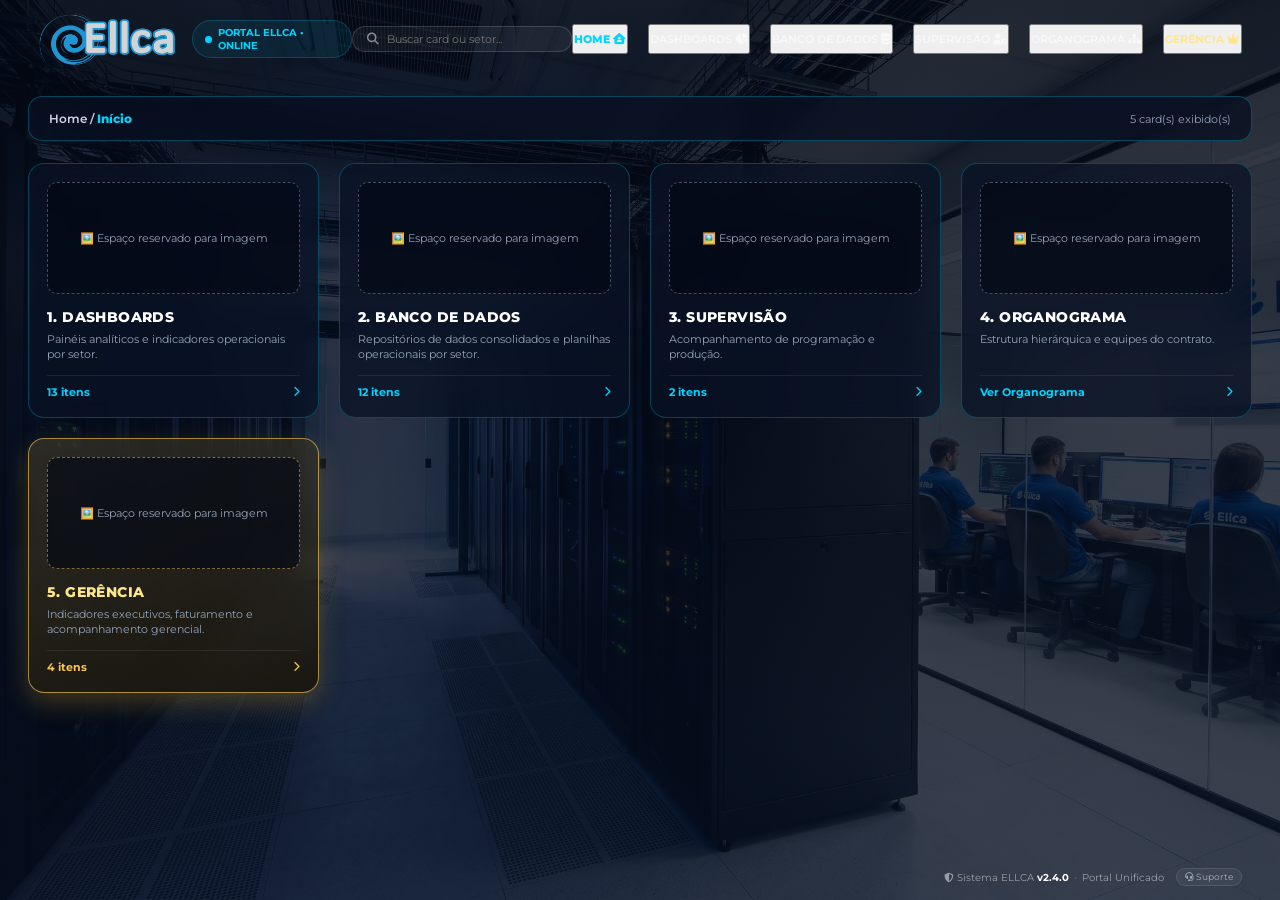
<file: portal.html>
<!DOCTYPE html>
<html lang="pt-br">

<head>
    <meta charset="UTF-8">
    <meta name="viewport" content="width=device-width, initial-scale=1.0">
    <title>ELLCA | PORTAL INTEGRADO</title>

    <!-- Fontes e Ícones -->
    <link href="https://fonts.googleapis.com/css2?family=Montserrat:wght@400;500;600;700;800;900&display=swap" rel="stylesheet">
    <link rel="stylesheet" href="https://cdnjs.cloudflare.com/ajax/libs/font-awesome/6.4.0/css/all.min.css">

    <!-- CSS Base do Portal -->
    <link rel="stylesheet" href="styles_index.css">

    <style>
        /* =====================================================================
           VARIÁVEIS E AJUSTES DE LAYOUT DO PORTAL ÚNICO
           ===================================================================== */
        :root {
            --primary: #00d4ff;
            --gold-main: #f5c451;
            --gold-border: rgba(245, 196, 81, 0.65);
            --gold-glow: rgba(245, 180, 40, 0.25);
        }

        html, body {
            min-height: 100%;
            margin: 0;
            padding: 0;
            overflow-x: hidden;
            overflow-y: auto;
        }

        .hidden-view {
            display: none !important;
        }

        /* Área principal de navegação em Grade / Carrossel */
        .portal-main-stage {
            position: relative;
            min-height: 100vh;
            width: 100%;
            padding: 96px 28px 80px 28px;
            box-sizing: border-box;
            background-image: linear-gradient(rgba(3, 8, 20, 0.82), rgba(5, 14, 32, 0.76)), url('img/Capa_Base_dados.jpg');
            background-size: cover;
            background-position: center;
            background-attachment: scroll;
        }

        /* Barra de navegação interna (Breadcrumb + Botão Voltar) */
        .portal-nav-bar {
            max-width: 1520px;
            margin: 0 auto 22px auto;
            padding: 14px 20px;
            border-radius: 14px;
            background: rgba(8, 16, 34, 0.78);
            backdrop-filter: blur(14px);
            border: 1px solid rgba(0, 212, 255, 0.28);
            display: flex;
            align-items: center;
            justify-content: space-between;
            flex-wrap: wrap;
            gap: 12px;
        }

        .portal-nav-left {
            display: flex;
            align-items: center;
            gap: 14px;
            flex-wrap: wrap;
        }

        .btn-portal-voltar {
            background: rgba(0, 212, 255, 0.14);
            border: 1px solid rgba(0, 212, 255, 0.45);
            color: #fff;
            padding: 8px 14px;
            border-radius: 9px;
            font-size: 11px;
            font-weight: 700;
            text-transform: uppercase;
            cursor: pointer;
            display: inline-flex;
            align-items: center;
            gap: 6px;
            transition: 0.2s ease;
        }

        .btn-portal-voltar:hover {
            background: var(--primary);
            color: #030712;
        }

        .portal-breadcrumb {
            font-size: 12px;
            font-weight: 600;
            color: #cbd5e1;
        }

        .portal-breadcrumb span.atual {
            color: var(--primary);
            font-weight: 800;
        }

        /* Grade de Cards do Portal */
        .portal-cards-grid {
            max-width: 1520px;
            margin: 0 auto;
            display: grid;
            grid-template-columns: repeat(auto-fill, minmax(255px, 1fr));
            gap: 20px;
        }

        /* Card padrão com espaço reservado para imagem */
        .p-card {
            background: rgba(10, 19, 38, 0.76);
            backdrop-filter: blur(14px);
            border: 1px solid rgba(0, 212, 255, 0.26);
            border-radius: 16px;
            padding: 18px;
            display: flex;
            flex-direction: column;
            justify-content: space-between;
            min-height: 255px;
            cursor: pointer;
            transition: transform 0.22s ease, border-color 0.22s ease, box-shadow 0.22s ease;
        }

        .p-card:hover {
            transform: translateY(-4px);
            border-color: var(--primary);
            box-shadow: 0 12px 28px rgba(0, 0, 0, 0.55);
        }

        /* Estilo Dourado para o Card 5. GERÊNCIA e seus sub-níveis */
        .p-card.card-gold {
            background: linear-gradient(155deg, rgba(245, 196, 81, 0.16) 0%, rgba(28, 22, 10, 0.82) 100%);
            border: 1.5px solid var(--gold-border);
            box-shadow: 0 10px 26px var(--gold-glow);
        }

        .p-card.card-gold:hover {
            border-color: var(--gold-main);
            box-shadow: 0 14px 32px rgba(245, 196, 81, 0.42);
        }

        .p-card.card-gold .p-card-title {
            color: #fde68a;
        }

        .p-card.card-gold .p-card-img-box {
            border-color: rgba(245, 196, 81, 0.5);
        }

        /* Espaço reservado para imagens (quando vazio, mostra placeholder) */
        .p-card-img-box {
            width: 100%;
            height: 112px;
            border-radius: 10px;
            background: rgba(3, 8, 20, 0.65);
            border: 1px dashed rgba(148, 163, 184, 0.45);
            display: flex;
            align-items: center;
            justify-content: center;
            overflow: hidden;
            margin-bottom: 14px;
            color: #94a3b8;
            font-size: 11px;
            text-align: center;
            padding: 6px;
        }

        .p-card-img-box img {
            width: 100%;
            height: 100%;
            object-fit: cover;
            border-radius: 8px;
        }

        .p-card-title {
            font-size: 14px;
            font-weight: 800;
            color: #fff;
            margin: 0 0 6px 0;
            letter-spacing: 0.4px;
        }

        .p-card-desc {
            font-size: 11px;
            color: #94a3b8;
            margin: 0 0 12px 0;
            line-height: 1.4;
        }

        .p-card-footer {
            display: flex;
            align-items: center;
            justify-content: space-between;
            font-size: 10.5px;
            font-weight: 700;
            color: var(--primary);
            padding-top: 10px;
            border-top: 1px solid rgba(255, 255, 255, 0.08);
        }

        .p-card.card-gold .p-card-footer {
            color: var(--gold-main);
        }

        /* =====================================================================
           VISUALIZADOR DE DASHBOARD / PLANILHA (IFRAME)
           ===================================================================== */
        .viewer-box {
            max-width: 1520px;
            margin: 0 auto;
            background: rgba(8, 16, 34, 0.85);
            border: 1px solid rgba(0, 212, 255, 0.35);
            border-radius: 16px;
            padding: 16px;
        }

        .viewer-top {
            display: flex;
            align-items: center;
            justify-content: space-between;
            margin-bottom: 12px;
            gap: 10px;
            flex-wrap: wrap;
        }

        .viewer-frame-wrap {
            width: 100%;
            height: 76vh;
            border-radius: 10px;
            overflow: hidden;
            background: #050a14;
        }

        /* =====================================================================
           PÁGINA ORGANOGRAMA (CLARIDADE AJUSTADA + FUNDO MOBILE CORRIGIDO)
           ===================================================================== */
        .org-section-box {
            max-width: 1520px;
            margin: 0 auto;
            min-height: 78vh;
            border-radius: 18px;
            padding: 24px;
            position: relative;
            overflow: hidden;
            /* Fundo mais claro (camada reduzida de 0.84 para 0.42) */
            background-image: linear-gradient(rgba(3, 8, 20, 0.42), rgba(5, 14, 32, 0.36)), url('img/estrutura.jpg');
            background-size: cover;
            background-position: center center;
            background-repeat: no-repeat;
            background-attachment: scroll;
            border: 1px solid rgba(0, 212, 255, 0.3);
        }

        /* Garante que no mobile a imagem ocupe a tela sem cortar ao meio */
        @media (max-width: 768px) {
            .portal-main-stage {
                padding: 82px 14px 76px 14px;
            }
            .org-section-box {
                min-height: 100vh;
                padding: 16px 10px;
                background-attachment: scroll;
                background-size: cover;
            }
        }
    </style>
</head>

<body>
    <div class="desktop-view">

        <!-- NAVBAR -->
        <nav class="navbar">
            <div class="logo">
                <a href="#home" id="logoHomeLink">
                    <!-- Espaço reservado para logo: substitua img/logo_ellca.png quando desejar -->
                    <img src="img/logo_ellca.png" alt="Logo ELLCA" class="logo-img">
                </a>
            </div>

            <div class="mobile-header-actions">
                <button class="btn-voltar btn-voltar-mobile" id="btnTopoMobile" title="Voltar ao Início">
                    <i class="fa-solid fa-house"></i>
                </button>
                <button class="menu-mobile-btn" aria-label="Abrir Menu">
                    <i class="fa-solid fa-bars"></i>
                </button>
            </div>

            <div class="nav-content">
                <div class="nav-status">
                    <span class="pulse-dot"></span>
                    <span class="status-text" id="navStatusText">PORTAL ELLCA • ONLINE</span>
                </div>

                <div class="search-box">
                    <i class="fa-solid fa-magnifying-glass"></i>
                    <input type="text" id="portalSearchInput" placeholder="Buscar card ou setor...">
                </div>

                <div class="nav-links">
                    <button type="button" class="nav-item active" data-nav="home">HOME <i class="fa-solid fa-house-user"></i></button>
                    <button type="button" class="nav-item" data-nav="dashboards">DASHBOARDS <i class="fa-solid fa-chart-pie"></i></button>
                    <button type="button" class="nav-item" data-nav="banco_dados">BANCO DE DADOS <i class="fa-solid fa-database"></i></button>
                    <button type="button" class="nav-item" data-nav="supervisao">SUPERVISÃO <i class="fa-solid fa-user-shield"></i></button>
                    <button type="button" class="nav-item" data-nav="organograma">ORGANOGRAMA <i class="fa-solid fa-sitemap"></i></button>
                    <button type="button" class="nav-item" data-nav="gerencia" style="color:#fde68a;">GERÊNCIA <i class="fa-solid fa-crown"></i></button>
                </div>
            </div>
        </nav>

        <!-- PALCO ÚNICO DO PORTAL -->
        <div class="portal-main-stage">

            <!-- Barra superior interna de navegação e trilha -->
            <div class="portal-nav-bar">
                <div class="portal-nav-left">
                    <button type="button" id="btnVoltarNivel" class="btn-portal-voltar hidden-view">
                        <i class="fa-solid fa-arrow-left"></i> Voltar
                    </button>
                    <div id="breadcrumbTrilha" class="portal-breadcrumb">
                        Home / <span class="atual">Início</span>
                    </div>
                </div>
                <div id="contadorItens" style="font-size: 11px; color: #94a3b8;"></div>
            </div>

            <!-- 1. GRADE DINÂMICA DE CARDS (HOME, DASHBOARDS, BANCO DE DADOS, SUPERVISÃO, GERÊNCIA) -->
            <div id="cardsGridView" class="portal-cards-grid"></div>

            <!-- 2. VISUALIZADOR DE RELATÓRIO / PLANILHA (IFRAME) -->
            <div id="iframeViewerView" class="viewer-box hidden-view">
                <div class="viewer-top">
                    <h2 id="iframeTitulo" style="font-size: 16px; margin: 0; color: #fff;">Visualizador</h2>
                    <div style="display: flex; gap: 10px; align-items: center;">
                        <a id="iframeLinkExterno" href="#" target="_blank" class="btn-portal-voltar" style="text-decoration:none;">
                            <i class="fa-solid fa-up-right-from-square"></i> Abrir em nova aba
                        </a>
                        <button type="button" id="btnFecharIframe" class="btn-portal-voltar">
                            <i class="fa-solid fa-xmark"></i> Fechar
                        </button>
                    </div>
                </div>
                <div class="viewer-frame-wrap">
                    <!-- Embed padrão do Looker Studio corrigido -->
                    <iframe
                        id="portalIframe"
                        width="100%"
                        height="100%"
                        src=""
                        frameborder="0"
                        style="border:0"
                        allowfullscreen
                        sandbox="allow-storage-access-by-user-activation allow-scripts allow-same-origin allow-popups allow-popups-to-escape-sandbox allow-forms">
                    </iframe>
                </div>
            </div>

            <!-- 3. SEÇÃO ORGANOGRAMA (COM CLARIDADE AJUSTADA E FUNDO MOBILE CORRIGIDO) -->
            <div id="organogramaView" class="org-section-box hidden-view">
                <div style="display:flex; justify-content:space-between; align-items:center; flex-wrap:wrap; gap:10px; margin-bottom:18px;">
                    <div>
                        <h2 style="margin:0; font-size:18px; color:#fff;">ESTRUTURA ORGANIZACIONAL • ELLCA</h2>
                        <p style="margin:4px 0 0 0; font-size:12px; color:#e2e8f0;">
                            Camada de fundo ajustada para maior nitidez e enquadramento mobile corrigido.
                        </p>
                    </div>
                    <button type="button" id="btnVoltarOrganogramaHome" class="btn-portal-voltar">
                        <i class="fa-solid fa-arrow-left"></i> Voltar para Home
                    </button>
                </div>

                <!-- Você pode colar aqui o bloco interno do seu organograma caso queira manter os cards de liderança -->
                <div id="organogramaCardsResumo" class="portal-cards-grid"></div>
            </div>

        </div>

        <!-- RODAPÉ -->
        <footer class="footer-bar">
            <div class="footer-info">
                <span><i class="fa-solid fa-shield-halved"></i> Sistema ELLCA <strong>v2.4.0</strong></span>
                <span class="separator">•</span>
                <span>Portal Unificado</span>
            </div>
            <div class="footer-actions">
                <button class="footer-btn" title="Rodrigo.lopes@ellca2.com.br" onclick="alert('E-mail de suporte: Rodrigo.lopes@ellca2.com.br')">
                    <i class="fa-solid fa-headset"></i> Suporte
                </button>
            </div>
        </footer>

    </div>

    <script>
        (function iniciarPortalUnico() {
            // =================================================================
            // MAPA COMPLETO DO PORTAL (ORGANOGRAMA DE CARDS E SUB-CARDS)
            // Deixe imagem: "" para manter o espaço reservado e preencher depois.
            // =================================================================
            const ARVORE_PORTAL = {
                home: [
                    {
                        id: "dashboards",
                        titulo: "1. DASHBOARDS",
                        descricao: "Painéis analíticos e indicadores operacionais por setor.",
                        imagem: "", // Espaço reservado para imagem
                        filhos: [
                            { titulo: "1. ALMOXARIFADO", imagem: "", embed: "" },
                            {
                                titulo: "2. ALMOX. EPI/EPC",
                                imagem: "",
                                filhos: [
                                    { titulo: "2.1. ESTOQUE", imagem: "", embed: "" },
                                    { titulo: "2.2. ESTOQUE (SAÍDAS)", imagem: "", embed: "" }
                                ]
                            },
                            { titulo: "3. BACKOFFICE", imagem: "", embed: "" },
                            {
                                titulo: "4. DP",
                                imagem: "",
                                filhos: [
                                    { titulo: "4.1. EFETIVO", imagem: "", embed: "" },
                                    { titulo: "4.2. BANCO DE HORAS", imagem: "", embed: "" },
                                    { titulo: "4.3. CONTROLE DE FALTAS", imagem: "", embed: "" }
                                ]
                            },
                            { titulo: "5. DSC", imagem: "", embed: "" },
                            {
                                titulo: "6. ESTRUTURA",
                                imagem: "",
                                filhos: [
                                    {
                                        titulo: "6.1. MOBILIZAÇÃO DIÁRIA",
                                        imagem: "",
                                        embed: "https://lookerstudio.google.com/embed/reporting/8e7e6849-5e2a-4e2a-aad7-83d4735c05cd/page/5jm7F"
                                    },
                                    { titulo: "6.2. ESTRUTURA", imagem: "", embed: "" },
                                    { titulo: "6.3. ESTRUTURA BASE", imagem: "", embed: "" }
                                ]
                            },
                            {
                                titulo: "7. FROTA",
                                imagem: "",
                                filhos: [
                                    { titulo: "7.1. MANUTENÇÃO", imagem: "", embed: "" },
                                    { titulo: "7.2. COMBUSTÍVEL", imagem: "", embed: "" }
                                ]
                            },
                            {
                                titulo: "8. INFRAESTRUTURA",
                                imagem: "",
                                filhos: [
                                    { titulo: "8.1. DSC", imagem: "", embed: "" }
                                ]
                            },
                            {
                                titulo: "9. PRODUTIVIDADE",
                                imagem: "",
                                filhos: [
                                    { titulo: "9.1. RECEITA", imagem: "", embed: "" },
                                    { titulo: "9.2. SUSTENTAÇÃO", imagem: "", embed: "" },
                                    { titulo: "9.3. NEGOCIAÇÃO", imagem: "", embed: "" },
                                    { titulo: "9.4. NEGOCIADORES", imagem: "", embed: "" }
                                ]
                            },
                            { titulo: "10. PROGRAMAÇÃO", imagem: "", embed: "" },
                            {
                                titulo: "11. PROJETO",
                                imagem: "",
                                filhos: [
                                    { titulo: "11.1. INSTALAÇÃO DE UC & CS", imagem: "", embed: "" },
                                    { titulo: "11.2. ENCERRAMENTO DE NOTAS", imagem: "", embed: "" },
                                    { titulo: "11.3. PROJETOS", imagem: "", embed: "" },
                                    { titulo: "11.4. AS BUILT", imagem: "", embed: "" }
                                ]
                            },
                            {
                                titulo: "12. RH",
                                imagem: "",
                                filhos: [
                                    { titulo: "12.1. EFETIVO", imagem: "", embed: "" }
                                ]
                            },
                            {
                                titulo: "13. SESMT",
                                imagem: "",
                                filhos: [
                                    { titulo: "13.1. CDS", imagem: "", embed: "" },
                                    { titulo: "13.2. INSUFLADOR", imagem: "", embed: "" },
                                    { titulo: "13.3. INSPEÇÕES", imagem: "", embed: "" },
                                    { titulo: "13.4. CONTROLE DE ASO", imagem: "", embed: "" }
                                ]
                            }
                        ]
                    },
                    {
                        id: "banco_dados",
                        titulo: "2. BANCO DE DADOS",
                        descricao: "Repositórios de dados consolidados e planilhas operacionais por setor.",
                        imagem: "", // Espaço reservado para imagem
                        filhos: [
                            { titulo: "1. ALMOXARIFADO", descricao: "Inventário, entradas, saídas e movimentações.", imagem: "", linkExterno: "#" },
                            { titulo: "2. ALM. EPI/EPC", descricao: "Inventário e movimentações de EPI, EPC e Ferramental.", imagem: "", linkExterno: "https://docs.google.com/spreadsheets/d/1I6UkmlY0l5mIOZCS5uNgUC7hVOsnp_jxmzGFJmNFYfE/edit?gid=0#gid=0" },
                            { titulo: "3. BACKOFFICE", descricao: "Suporte administrativo, chamados e processos.", imagem: "", linkExterno: "#" },
                            { titulo: "4. DP", descricao: "Folha de pagamento, ponto, férias e encargos.", imagem: "", linkExterno: "https://docs.google.com/spreadsheets/d/1j-maVH4qYVCuISlzI6Y0cKnBOAZwH3In-X0vhF4-cuU/edit?gid=391528799#gid=391528799" },
                            { titulo: "5. ESTRUTURA", descricao: "Estrutura dos processos, formação e mobilização.", imagem: "", linkExterno: "https://docs.google.com/spreadsheets/d/1RrdaiA8uhiflOJ9Eag0sv0Oa6hoM-D28knNZRYbjtTo/edit?gid=0#gid=0" },
                            { titulo: "6. FROTA", descricao: "Quilometragem, abastecimento e manutenções.", imagem: "", linkExterno: "https://docs.google.com/spreadsheets/d/1_BWswAx52A7_sGW8Wsd1OdBNxmxBH7h897UydQyVeyY/edit?gid=0#gid=0" },
                            { titulo: "7. INFRAESTRUTURA", descricao: "Ativos de TI, manutenções e chamados de rede.", imagem: "", linkExterno: "#" },
                            { titulo: "8. PRODUTIVIDADE", descricao: "Eficiência operacional, rendimento de equipes e metas.", imagem: "", linkExterno: "https://docs.google.com/spreadsheets/d/1_BWswAx52A7_sGW8Wsd1OdBNxmxBH7h897UydQyVeyY/edit?gid=0#gid=0" },
                            { titulo: "9. PROGRAMAÇÃO", descricao: "Programação, frota por supervisor, materiais e OS.", imagem: "img/Programacao.jpg", linkExterno: "https://docs.google.com/spreadsheets/d/1IwjJSuEgawEpNEGdj654InZgEhM-85vS7F7I6zBK8Fs/edit?gid=1374247594#gid=1374247594" },
                            { titulo: "10. PROJETO", descricao: "Escopo, marcos contratuais e cronograma físico.", imagem: "", linkExterno: "#" },
                            { titulo: "11. RH", descricao: "Colaboradores, talentos, treinamentos e avaliações.", imagem: "", linkExterno: "https://docs.google.com/spreadsheets/d/1j-maVH4qYVCuISlzI6Y0cKnBOAZwH3In-X0vhF4-cuU/edit?gid=391528799#gid=391528799" },
                            { titulo: "12. SESMT", descricao: "Entrega de EPIs, inspeções e ocorrências.", imagem: "", linkExterno: "#" }
                        ]
                    },
                    {
                        id: "supervisao",
                        titulo: "3. SUPERVISÃO",
                        descricao: "Acompanhamento de programação e produção.",
                        imagem: "", // Espaço reservado para imagem
                        filhos: [
                            { titulo: "1. PROGRAMAÇÃO", imagem: "", embed: "" },
                            { titulo: "2. PRODUÇÃO", imagem: "", embed: "" }
                        ]
                    },
                    {
                        id: "organograma",
                        titulo: "4. ORGANOGRAMA",
                        descricao: "Estrutura hierárquica e equipes do contrato.",
                        imagem: "", // Espaço reservado para imagem
                        tipoEspecial: "organograma"
                    },
                    {
                        id: "gerencia",
                        titulo: "5. GERÊNCIA",
                        descricao: "Indicadores executivos, faturamento e acompanhamento gerencial.",
                        imagem: "", // Espaço reservado para imagem
                        dourado: true,
                        filhos: [
                            {
                                titulo: "1. FATURAMENTO",
                                imagem: "",
                                dourado: true,
                                filhos: [
                                    { titulo: "1.1. SUSTENTAÇÃO", imagem: "", dourado: true, embed: "" },
                                    { titulo: "1.2. RECEITA", imagem: "", dourado: true, embed: "" },
                                    { titulo: "1.3. RETROFIT", imagem: "", dourado: true, embed: "" },
                                    { titulo: "1.4. EXPANSÃO", imagem: "", dourado: true, embed: "" },
                                    { titulo: "1.5. FATURAMENTO TOTAL", imagem: "", dourado: true, embed: "" }
                                ]
                            },
                            { titulo: "2. PROGRAMAÇÃO", imagem: "", dourado: true, embed: "" },
                            { titulo: "3. PRODUÇÃO", imagem: "", dourado: true, embed: "" },
                            { titulo: "4. INSTALAÇÃO DE CLIENTES", imagem: "", dourado: true, embed: "" }
                        ]
                    }
                ]
            };

            // =================================================================
            // ESTADO E REFERÊNCIAS DO DOM
            // =================================================================
            let pilhaHistorico = [];
            let listaAtual = ARVORE_PORTAL.home;
            let rotaAtualNome = "Início";

            const cardsGridView = document.getElementById("cardsGridView");
            const iframeViewerView = document.getElementById("iframeViewerView");
            const organogramaView = document.getElementById("organogramaView");
            const organogramaCardsResumo = document.getElementById("organogramaCardsResumo");

            const btnVoltarNivel = document.getElementById("btnVoltarNivel");
            const breadcrumbTrilha = document.getElementById("breadcrumbTrilha");
            const contadorItens = document.getElementById("contadorItens");
            const portalIframe = document.getElementById("portalIframe");
            const iframeTitulo = document.getElementById("iframeTitulo");
            const iframeLinkExterno = document.getElementById("iframeLinkExterno");
            const searchInput = document.getElementById("portalSearchInput");

            // =================================================================
            // RENDERIZAÇÃO DOS CARDS
            // =================================================================
            function desenharCards(filtroTexto = "") {
                iframeViewerView.classList.add("hidden-view");
                organogramaView.classList.add("hidden-view");
                cardsGridView.classList.remove("hidden-view");

                const termo = filtroTexto.trim().toLowerCase();
                const itensFiltrados = termo
                    ? listaAtual.filter(item =>
                        item.titulo.toLowerCase().includes(termo) ||
                        (item.descricao && item.descricao.toLowerCase().includes(termo))
                    )
                    : listaAtual;

                cardsGridView.innerHTML = "";

                itensFiltrados.forEach(item => {
                    const card = document.createElement("div");
                    card.className = `p-card ${item.dourado ? "card-gold" : ""}`;

                    // Espaço reservado para imagem: mostra imagem se preenchida ou placeholder
                    const blocoImagem = item.imagem
                        ? `<img src="${item.imagem}" alt="${item.titulo}">`
                        : `<span>🖼️ Espaço reservado para imagem</span>`;

                    let acaoTexto = "Abrir";
                    if (item.filhos && item.filhos.length) acaoTexto = `${item.filhos.length} itens`;
                    else if (item.tipoEspecial === "organograma") acaoTexto = "Ver Organograma";
                    else if (item.linkExterno && item.linkExterno !== "#") acaoTexto = "Abrir Planilha";
                    else if (item.embed) acaoTexto = "Abrir Dashboard";
                    else acaoTexto = "Pendente";

                    card.innerHTML = `
                        <div>
                            <div class="p-card-img-box">${blocoImagem}</div>
                            <h3 class="p-card-title">${item.titulo}</h3>
                            <p class="p-card-desc">${item.descricao || "Espaço reservado para descrição e imagem futura."}</p>
                        </div>
                        <div class="p-card-footer">
                            <span>${acaoTexto}</span>
                            <i class="fa-solid fa-chevron-right"></i>
                        </div>
                    `;

                    card.addEventListener("click", () => aoClicarNoCard(item));
                    cardsGridView.appendChild(card);
                });

                atualizarTrilha(itensFiltrados.length);
            }

            // =================================================================
            // NAVEGAÇÃO AO CLICAR EM UM CARD
            // =================================================================
            function aoClicarNoCard(item) {
                // Se tiver sub-cards, avança na hierarquia
                if (item.filhos && item.filhos.length > 0) {
                    pilhaHistorico.push({
                        nome: rotaAtualNome,
                        itens: listaAtual
                    });
                    listaAtual = item.filhos;
                    rotaAtualNome = item.titulo;
                    searchInput.value = "";
                    desenharCards();
                    return;
                }

                // Se for o card Organograma
                if (item.tipoEspecial === "organograma") {
                    pilhaHistorico.push({
                        nome: rotaAtualNome,
                        itens: listaAtual
                    });
                    rotaAtualNome = item.titulo;
                    abrirSecaoOrganograma();
                    return;
                }

                // Se for link externo de planilha (Banco de Dados)
                if (item.linkExterno && item.linkExterno !== "#") {
                    window.open(item.linkExterno, "_blank");
                    return;
                }

                // Se tiver embed do Looker Studio, abre no iframe integrado
                if (item.embed) {
                    cardsGridView.classList.add("hidden-view");
                    organogramaView.classList.add("hidden-view");
                    iframeViewerView.classList.remove("hidden-view");
                    iframeTitulo.textContent = item.titulo;
                    iframeLinkExterno.href = item.embed;
                    portalIframe.src = item.embed;
                    return;
                }

                alert(`"${item.titulo}" está estruturado e aguardando link/imagem.`);
            }

            // =================================================================
            // SEÇÃO ORGANOGRAMA INTEGRADA
            // =================================================================
            function abrirSecaoOrganograma() {
                cardsGridView.classList.add("hidden-view");
                iframeViewerView.classList.add("hidden-view");
                organogramaView.classList.remove("hidden-view");
                btnVoltarNivel.classList.remove("hidden-view");
                breadcrumbTrilha.innerHTML = `Home / <span class="atual">4. ORGANOGRAMA</span>`;

                organogramaCardsResumo.innerHTML = `
                    <div class="p-card card-gold">
                        <div class="p-card-img-box"><span>🖼️ Foto / Imagem Liderança</span></div>
                        <h3 class="p-card-title">GERÊNCIA DE CONTRATO</h3>
                        <p class="p-card-desc">Gestão executiva do contrato e direcionamento estratégico.</p>
                        <div class="p-card-footer"><span>Nível 1</span><i class="fa-solid fa-crown"></i></div>
                    </div>
                    <div class="p-card">
                        <div class="p-card-img-box"><span>🖼️ Foto / Imagem Liderança</span></div>
                        <h3 class="p-card-title">GERÊNCIA OPERACIONAL</h3>
                        <p class="p-card-desc">Supervisão geral das operações e eficiência de campo.</p>
                        <div class="p-card-footer"><span>Nível 2</span><i class="fa-solid fa-sitemap"></i></div>
                    </div>
                    <div class="p-card">
                        <div class="p-card-img-box"><span>🖼️ Foto / Imagem Liderança</span></div>
                        <h3 class="p-card-title">COORDENAÇÃO OPERACIONAL</h3>
                        <p class="p-card-desc">Coordenação das frentes de serviço e planejamento diário.</p>
                        <div class="p-card-footer"><span>Nível 3</span><i class="fa-solid fa-users"></i></div>
                    </div>
                `;
            }

            // =================================================================
            // TRILHA DE NAVEGAÇÃO, VOLTAR E MENU SUPERIOR
            // =================================================================
            function atualizarTrilha(qtd) {
                if (pilhaHistorico.length === 0) {
                    btnVoltarNivel.classList.add("hidden-view");
                    breadcrumbTrilha.innerHTML = `Home / <span class="atual">Início</span>`;
                } else {
                    btnVoltarNivel.classList.remove("hidden-view");
                    const caminho = pilhaHistorico.map(p => p.nome).join(" / ");
                    breadcrumbTrilha.innerHTML = `${caminho} / <span class="atual">${rotaAtualNome}</span>`;
                }
                contadorItens.textContent = `${qtd} card(s) exibido(s)`;
            }

            function voltarParaHome() {
                pilhaHistorico = [];
                listaAtual = ARVORE_PORTAL.home;
                rotaAtualNome = "Início";
                searchInput.value = "";
                portalIframe.src = "";
                desenharCards();
            }

            btnVoltarNivel.addEventListener("click", () => {
                if (!iframeViewerView.classList.contains("hidden-view")) {
                    portalIframe.src = "";
                    desenharCards();
                    return;
                }

                if (pilhaHistorico.length > 0) {
                    const anterior = pilhaHistorico.pop();
                    listaAtual = anterior.itens;
                    rotaAtualNome = anterior.nome;
                    desenharCards();
                } else {
                    voltarParaHome();
                }
            });

            document.getElementById("btnFecharIframe").addEventListener("click", () => {
                portalIframe.src = "";
                desenharCards();
            });

            document.getElementById("btnVoltarOrganogramaHome").addEventListener("click", voltarParaHome);
            document.getElementById("logoHomeLink").addEventListener("click", (e) => {
                e.preventDefault();
                voltarParaHome();
            });
            document.getElementById("btnTopoMobile").addEventListener("click", voltarParaHome);

            // Atalhos diretos da Navbar para cada seção principal
            document.querySelectorAll("[data-nav]").forEach(btn => {
                btn.addEventListener("click", () => {
                    const destino = btn.getAttribute("data-nav");
                    document.querySelectorAll("[data-nav]").forEach(b => b.classList.remove("active"));
                    btn.classList.add("active");

                    voltarParaHome();
                    if (destino === "home") return;

                    const cardAlvo = ARVORE_PORTAL.home.find(c => c.id === destino);
                    if (cardAlvo) aoClicarNoCard(cardAlvo);
                });
            });

            searchInput.addEventListener("input", (e) => {
                desenharCards(e.target.value);
            });

            // Inicializa o portal exibindo os cards da Home
            desenharCards();
        })();
    </script>
</body>

</html>
</file>
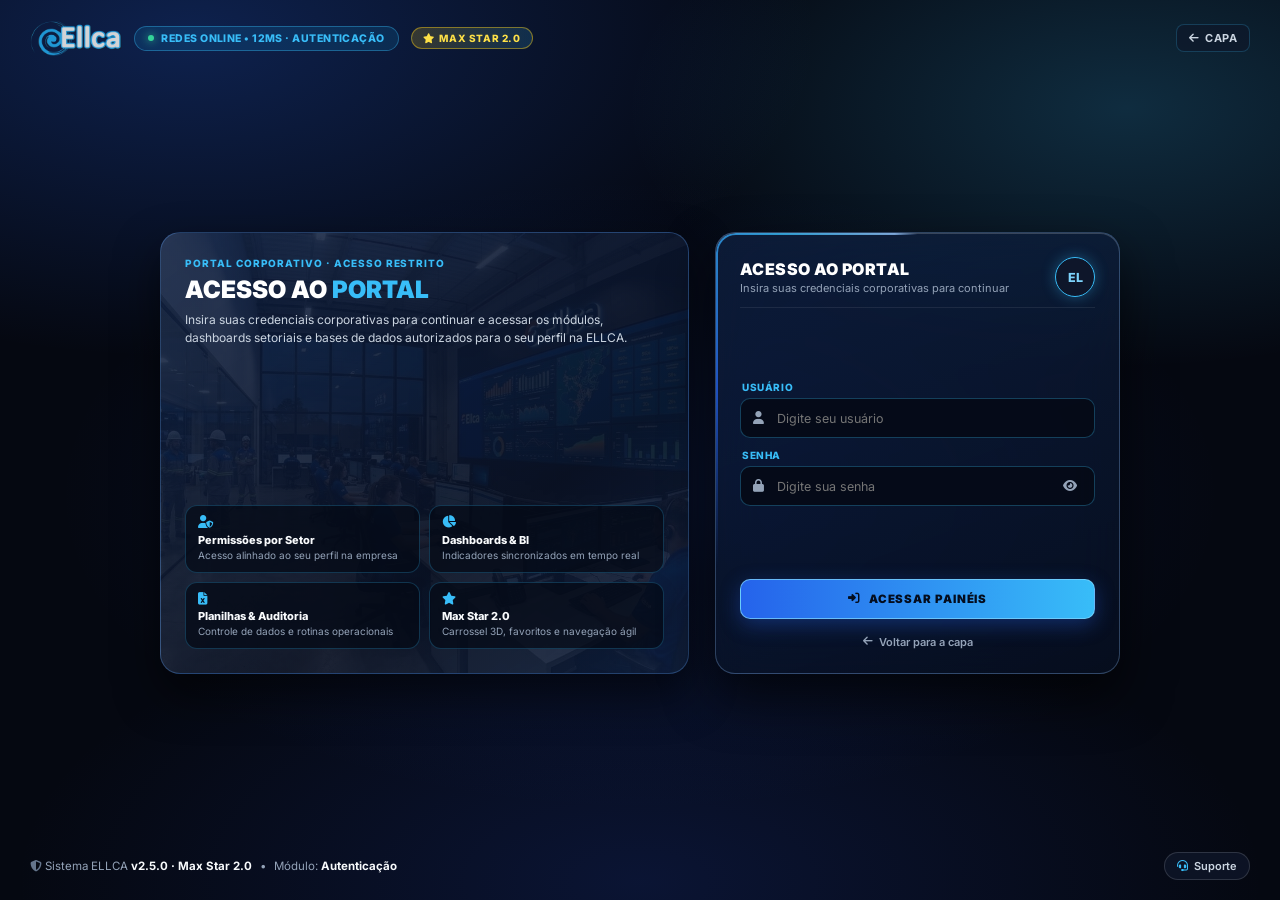
<file: supervisor.html>
<!DOCTYPE html>
<html lang="pt-BR">

<head>
  <meta charset="UTF-8" />
  <meta name="viewport" content="width=device-width, initial-scale=1.0" />
  <title>ELLCA | SUPERVISÃO DE PRODUÇÃO • PREMIUM MAX STAR 2.0</title>

  <link rel="preconnect" href="https://fonts.googleapis.com" />
  <link rel="preconnect" href="https://fonts.gstatic.com" crossorigin />
  <link href="https://fonts.googleapis.com/css2?family=Inter:wght@400;500;600;700;800;900&display=swap" rel="stylesheet" />

  <script>
    if (sessionStorage.getItem('ellca_auth') !== 'true') {
      window.location.replace('login.html');
    }
  </script>

  <style>
    :root {
      --card-w: clamp(276px, 19.5vw, 316px);
      --card-h: clamp(326px, 39vh, 354px);
      --card-img-h: clamp(125px, 12.1vh, 145px);
      --card-turn: 3.2s;
      --card-count: 4;
      --cycle-total: calc(var(--card-turn) * var(--card-count));
    }

    @property --sweep-angle {
      syntax: "<angle>";
      initial-value: 0deg;
      inherits: false;
    }

    @keyframes borderSweepContinuous {
      from { --sweep-angle: 0deg; }
      to { --sweep-angle: 360deg; }
    }

    @keyframes cardGlowRelay {
      0%, 100% {
        opacity: 0.78;
        background: linear-gradient(160deg, rgba(17, 35, 68, 0.46) 0%, rgba(7, 15, 32, 0.58) 100%);
        border-color: rgba(147, 197, 253, 0.20);
        box-shadow: 0 12px 28px rgba(0, 0, 0, 0.44), inset 0 1px 0 rgba(255, 255, 255, 0.12);
      }
      3%, 13% {
        opacity: 1;
        background: linear-gradient(160deg, rgba(24, 52, 98, 0.74) 0%, rgba(9, 21, 44, 0.82) 100%);
        border-color: rgba(125, 211, 252, 0.78);
        box-shadow:
          0 20px 44px rgba(0, 0, 0, 0.68),
          0 0 32px rgba(56, 189, 248, 0.36),
          0 0 12px rgba(125, 211, 252, 0.26),
          inset 0 1px 0 rgba(255, 255, 255, 0.30);
      }
      18% {
        opacity: 0.78;
        background: linear-gradient(160deg, rgba(17, 35, 68, 0.46) 0%, rgba(7, 15, 32, 0.58) 100%);
        border-color: rgba(147, 197, 253, 0.20);
        box-shadow: 0 12px 28px rgba(0, 0, 0, 0.44), inset 0 1px 0 rgba(255, 255, 255, 0.12);
      }
    }

    @keyframes borderBeamRelay {
      0%, 100% { opacity: 0; }
      2.5%, 13.5% { opacity: 1; }
      17.5% { opacity: 0; }
    }

    @keyframes paletteCycle360 {
      0%, 24.99% { --edge-a: #38bdf8; --edge-b: #2563eb; --edge-c: #bae6fd; }
      25%, 49.99% { --edge-a: #facc15; --edge-b: #f59e0b; --edge-c: #fef08a; }
      50%, 74.99% { --edge-a: #34d399; --edge-b: #0284c7; --edge-c: #a7f3d0; }
      75%, 100% { --edge-a: #818cf8; --edge-b: #06b6d4; --edge-c: #e0e7ff; }
    }

    @keyframes pulseDot {
      0%, 100% { transform: scale(1); opacity: 1; }
      50% { transform: scale(1.35); opacity: 0.65; }
    }

    @keyframes card3dTurnIn {
      0% { transform: translate3d(0, 6px, 0) scale(0.95); }
      100% { transform: translate3d(0, 0, 0) scale(1); }
    }

    @keyframes starGlow {
      0%, 100% { box-shadow: 0 0 0 rgba(250, 204, 21, 0); }
      50% { box-shadow: 0 0 14px rgba(250, 204, 21, 0.35); }
    }

    *, *::before, *::after {
      box-sizing: border-box;
      margin: 0;
      padding: 0;
      font-family: 'Inter', system-ui, -apple-system, BlinkMacSystemFont, 'Segoe UI', Roboto, sans-serif;
    }

    html, body {
      min-height: 100%;
    }

    body {
      background-color: #050811;
      background-image:
        radial-gradient(ellipse 75% 55% at 15% 4%, rgba(37, 99, 235, 0.25) 0%, transparent 65%),
        radial-gradient(ellipse 65% 48% at 88% 12%, rgba(56, 189, 248, 0.18) 0%, transparent 60%),
        radial-gradient(ellipse 65% 50% at 50% 55%, rgba(29, 78, 216, 0.12) 0%, transparent 70%),
        radial-gradient(ellipse 75% 50% at 50% 98%, rgba(30, 64, 175, 0.18) 0%, transparent 65%);
      color: #f8fafc;
      min-height: 100vh;
      min-height: 100dvh;
      padding: clamp(10px, 1.4vh, 16px) clamp(14px, 2vw, 24px);
      display: flex;
      flex-direction: column;
      overflow-y: auto;
      overflow-x: hidden;
    }

    /* ================= SISTEMA DE ÍCONES SVG BOLD + FALLBACK NATIVO ================= */
    .ico-svg {
      width: 1.08em;
      height: 1.08em;
      display: inline-block;
      vertical-align: -0.16em;
      flex-shrink: 0;
      stroke: currentColor;
      fill: none;
      stroke-width: 2.45;
      stroke-linecap: round;
      stroke-linejoin: round;
      shape-rendering: geometricPrecision;
      overflow: visible;
    }

    .hero-icon-box .ico-svg,
    .hero-btn .ico-svg,
    .cat-btn .ico-svg,
    .btn-primary-card .ico-svg,
    .btn-info-aba .ico-svg,
    .carousel-arrow .ico-svg,
    .carousel-status-label .ico-svg,
    .btn-back-circle .ico-svg {
      stroke-width: 2.65;
    }

    .hero-icon-box .ico-svg {
      width: 21px;
      height: 21px;
      filter: drop-shadow(0 0 8px rgba(125, 211, 252, 0.45));
    }

    .kpi-pill-item .ico-svg,
    .btn-fav-card .ico-svg,
    .hero-greeting-pill .ico-svg,
    .card-badge-tag .ico-svg,
    .top-nav-link .ico-svg,
    .max-star-tag .ico-svg {
      stroke-width: 2.25;
    }

    .kpi-pill-item .ico-svg {
      color: #38bdf8;
      filter: drop-shadow(0 0 4px rgba(56, 189, 248, 0.35));
    }

    .tabular { font-variant-numeric: tabular-nums; }

    ::-webkit-scrollbar { width: 6px; height: 6px; }
    ::-webkit-scrollbar-track { background: #050811; }
    ::-webkit-scrollbar-thumb { background: rgba(56, 189, 248, 0.38); border-radius: 999px; }
    ::-webkit-scrollbar-thumb:hover { background: rgba(56, 189, 248, 0.65); }

    .page-container {
      max-width: 1560px;
      width: 100%;
      min-height: calc(100dvh - 30px);
      margin: 0 auto;
      display: flex;
      flex-direction: column;
      justify-content: space-between;
      gap: 11px;
    }

    /* ================= BARRA SUPERIOR RECOLHÍVEL ================= */
    .top-navbar-collapse {
      max-height: 90px;
      opacity: 1;
      transform: translateY(0);
      overflow: hidden;
      flex-shrink: 0;
      transition: max-height 0.28s ease, opacity 0.22s ease, transform 0.25s ease, margin 0.25s ease;
    }

    body.menu-hidden .top-navbar-collapse {
      max-height: 0;
      opacity: 0;
      transform: translateY(-10px);
      pointer-events: none;
      margin-bottom: -10px;
    }

    .top-navbar {
      display: flex;
      align-items: center;
      justify-content: space-between;
      gap: 8px;
      padding: 1px 2px;
      width: 100%;
    }

    .nav-brand-side {
      display: flex;
      align-items: center;
      gap: 8px;
      flex-shrink: 0;
    }

    .brand-logo {
      display: inline-flex;
      align-items: center;
      gap: 8px;
      text-decoration: none;
      color: #ffffff;
      font-weight: 800;
      font-size: 18px;
    }

    .brand-logo img {
      height: 32px;
      width: auto;
      max-width: 140px;
      object-fit: contain;
      display: block;
    }

    .brand-fallback {
      display: none;
      align-items: center;
      gap: 8px;
      font-weight: 800;
      font-size: 18px;
      color: #60a5fa;
    }

    .module-pill {
      display: inline-flex;
      align-items: center;
      gap: 6px;
      padding: 4px 10px;
      border-radius: 999px;
      background: rgba(14, 165, 233, 0.14);
      border: 1px solid rgba(56, 189, 248, 0.38);
      color: #38bdf8;
      font-size: 9.5px;
      font-weight: 800;
      letter-spacing: 0.4px;
      text-transform: uppercase;
      white-space: nowrap;
    }

    .module-pill .dot {
      width: 6px;
      height: 6px;
      border-radius: 50%;
      background: #34d399;
      box-shadow: 0 0 8px #34d399;
      animation: pulseDot 2s infinite;
    }

    .max-star-tag {
      display: inline-flex;
      align-items: center;
      gap: 5px;
      padding: 4px 10px;
      border-radius: 999px;
      background: linear-gradient(90deg, rgba(250, 204, 21, 0.18), rgba(56, 189, 248, 0.16));
      border: 1px solid rgba(250, 204, 21, 0.45);
      color: #fde047;
      font-size: 9.5px;
      font-weight: 800;
      letter-spacing: 0.5px;
      text-transform: uppercase;
      white-space: nowrap;
      animation: starGlow 3.2s infinite;
    }

    .user-avatar-ring {
      width: 30px;
      height: 30px;
      border-radius: 50%;
      border: 1.5px solid #38bdf8;
      background: rgba(15, 23, 42, 0.85);
      box-shadow: 0 0 12px rgba(56, 189, 248, 0.35);
      color: #7dd3fc;
      font-size: 10.5px;
      font-weight: 800;
      display: inline-flex;
      align-items: center;
      justify-content: center;
      flex-shrink: 0;
    }

    .nav-links-side {
      display: flex;
      align-items: center;
      flex-wrap: nowrap;
      gap: 4px;
    }

    .top-nav-link {
      text-decoration: none;
      color: #cbd5e1;
      font-size: 10px;
      font-weight: 700;
      letter-spacing: 0.3px;
      text-transform: uppercase;
      display: inline-flex;
      align-items: center;
      gap: 5px;
      padding: 5px 7px;
      border-radius: 8px;
      white-space: nowrap;
      transition: color 0.2s ease, background 0.2s ease;
    }

    .top-nav-link:hover,
    .top-nav-link.active {
      color: #38bdf8;
      background: rgba(56, 189, 248, 0.14);
    }

    .btn-back-circle {
      width: 28px;
      height: 28px;
      border-radius: 50%;
      border: 1px solid rgba(56, 189, 248, 0.35);
      background: rgba(15, 23, 42, 0.8);
      color: #e2e8f0;
      display: inline-flex;
      align-items: center;
      justify-content: center;
      text-decoration: none;
      font-size: 11px;
      cursor: pointer;
      flex-shrink: 0;
      transition: all 0.2s ease;
    }

    .btn-back-circle:hover {
      border-color: #38bdf8;
      background: rgba(56, 189, 248, 0.22);
      color: #ffffff;
    }

    /* ================= HERO BANNER ================= */
    .hero-banner {
      position: relative;
      border-radius: 16px;
      padding: 15px 22px;
      background:
        linear-gradient(135deg, rgba(14, 32, 66, 0.82) 0%, rgba(9, 17, 36, 0.86) 55%, rgba(15, 32, 64, 0.80) 100%),
        url('img/Programacao.jpg') center/cover no-repeat;
      backdrop-filter: blur(20px) saturate(145%);
      -webkit-backdrop-filter: blur(20px) saturate(145%);
      border: 1px solid rgba(96, 165, 250, 0.32);
      box-shadow:
        0 14px 32px rgba(0, 0, 0, 0.55),
        inset 0 1px 0 rgba(255, 255, 255, 0.14);
      display: flex;
      flex-direction: column;
      gap: 10px;
      overflow: hidden;
      flex-shrink: 0;
    }

    .hero-banner::after {
      content: "";
      position: absolute;
      top: -60px;
      right: -40px;
      width: 280px;
      height: 200px;
      background: radial-gradient(circle, rgba(56, 189, 248, 0.20) 0%, rgba(37, 99, 235, 0.16) 45%, transparent 72%);
      pointer-events: none;
    }

    .hero-top-split {
      display: flex;
      align-items: center;
      justify-content: space-between;
      flex-wrap: wrap;
      gap: 16px;
      position: relative;
      z-index: 2;
    }

    .hero-title-row {
      display: flex;
      align-items: center;
      gap: 14px;
      max-width: 1040px;
    }

    .hero-icon-box {
      width: 42px;
      height: 42px;
      border-radius: 12px;
      background: linear-gradient(145deg, rgba(37, 99, 235, 0.32), rgba(14, 165, 233, 0.22));
      border: 1px solid rgba(125, 211, 252, 0.45);
      box-shadow: 0 6px 18px rgba(37, 99, 235, 0.22), inset 0 1px 0 rgba(255, 255, 255, 0.22);
      color: #7dd3fc;
      display: flex;
      align-items: center;
      justify-content: center;
      font-size: 17px;
      flex-shrink: 0;
    }

    .hero-greeting-pill {
      display: inline-flex;
      align-items: center;
      flex-wrap: wrap;
      gap: 10px;
      min-height: 30px;
      font-size: 11.5px;
      font-weight: 700;
      letter-spacing: 0.15px;
      color: #fef08a;
      background: rgba(255, 255, 255, 0.06);
      backdrop-filter: blur(14px) saturate(150%);
      -webkit-backdrop-filter: blur(14px) saturate(150%);
      border: 1px solid rgba(255, 255, 255, 0.18);
      box-shadow: inset 0 1px 0 rgba(255, 255, 255, 0.16);
      padding: 6px 15px;
      border-radius: 999px;
      margin-bottom: 6px;
    }

    .hero-greeting-pill .pill-sep {
      opacity: 0.5;
      color: #cbd5e1;
      margin: 0 2px;
    }

    .hero-greeting-pill .pill-item {
      display: inline-flex;
      align-items: center;
      gap: 5px;
    }

    .hero-greeting-pill .pill-temp { color: #7dd3fc; }
    .hero-greeting-pill .pill-clock { color: #6ee7b7; }

    .hero-main-title {
      font-size: clamp(16px, 1.5vw, 18px);
      font-weight: 800;
      letter-spacing: 0.2px;
      color: #ffffff;
      text-transform: uppercase;
    }

    .hero-main-title span { color: #38bdf8; }

    .hero-subtitle {
      font-size: 11.5px;
      color: #cbd5e1;
      margin-top: 2px;
      line-height: 1.35;
    }

    .hero-right-stats {
      display: flex;
      align-items: center;
      flex-wrap: wrap;
      gap: 10px;
    }

    .quick-stat-pill {
      padding: 8px 14px;
      border-radius: 12px;
      background: rgba(255, 255, 255, 0.06);
      backdrop-filter: blur(14px) saturate(150%);
      -webkit-backdrop-filter: blur(14px) saturate(150%);
      border: 1px solid rgba(255, 255, 255, 0.18);
      box-shadow: inset 0 1px 0 rgba(255, 255, 255, 0.16);
      min-width: 114px;
    }

    .quick-stat-pill small {
      display: block;
      font-size: 9px;
      font-weight: 700;
      text-transform: uppercase;
      letter-spacing: 0.5px;
      color: #cbd5e1;
    }

    .quick-stat-pill strong {
      display: block;
      font-size: 12.5px;
      font-weight: 800;
      color: #ffffff;
      margin-top: 2px;
    }

    .hero-actions-row {
      display: flex;
      align-items: center;
      flex-wrap: wrap;
      gap: 8px;
      padding-top: 8px;
      border-top: 1px solid rgba(255, 255, 255, 0.08);
      position: relative;
      z-index: 2;
    }

    .live-badge {
      height: 29px;
      padding: 0 12px;
      border-radius: 8px;
      background: rgba(16, 185, 129, 0.14);
      border: 1px solid rgba(52, 211, 153, 0.38);
      color: #34d399;
      font-size: 10.5px;
      font-weight: 700;
      display: inline-flex;
      align-items: center;
      gap: 6px;
    }

    .hero-btn {
      height: 29px;
      padding: 0 12px;
      border-radius: 8px;
      font-size: 10px;
      font-weight: 800;
      letter-spacing: 0.4px;
      text-transform: uppercase;
      cursor: pointer;
      display: inline-flex;
      align-items: center;
      gap: 6px;
      text-decoration: none;
      transition: all 0.2s ease;
    }

    .hero-btn-blue {
      background: rgba(37, 99, 235, 0.22);
      border: 1px solid rgba(96, 165, 250, 0.45);
      color: #93c5fd;
    }

    .hero-btn-blue:hover,
    .hero-btn-blue.active {
      background: linear-gradient(90deg, #2563eb, #38bdf8);
      border-color: #7dd3fc;
      color: #040d1e;
    }

    .hero-btn-cyan {
      background: rgba(14, 165, 233, 0.16);
      border: 1px solid rgba(56, 189, 248, 0.42);
      color: #bae6fd;
    }

    .hero-btn-cyan:hover,
    .hero-btn-cyan.active {
      background: linear-gradient(90deg, #2563eb, #38bdf8);
      border-color: #7dd3fc;
      color: #040d1e;
    }

    .hero-btn-gold {
      background: rgba(234, 179, 8, 0.15);
      border: 1px solid rgba(250, 204, 21, 0.45);
      color: #fde047;
    }

    .hero-btn-gold:hover,
    .hero-btn-gold.active {
      background: rgba(234, 179, 8, 0.30);
      color: #fef08a;
    }

    .hero-btn-menu-toggle {
      background: #34d399;
      border: 1px solid #6ee7b7;
      color: #042f2e;
      box-shadow: 0 4px 14px rgba(52, 211, 153, 0.28);
    }

    body.menu-hidden .hero-btn-menu-toggle {
      background: rgba(30, 58, 138, 0.48);
      border: 1px solid rgba(96, 165, 250, 0.45);
      color: #e0f2fe;
      box-shadow: none;
    }

    /* ================= BARRA DE FILTROS & PESQUISA ================= */
    .filter-toolbar {
      display: flex;
      align-items: center;
      justify-content: space-between;
      flex-wrap: wrap;
      gap: 10px;
      padding: 8px 14px;
      border-radius: 13px;
      background: rgba(13, 19, 34, 0.76);
      border: 1px solid rgba(255, 255, 255, 0.09);
      backdrop-filter: blur(16px);
      flex-shrink: 0;
    }

    .category-pills {
      display: flex;
      align-items: center;
      flex-wrap: wrap;
      gap: 6px;
    }

    .cat-btn {
      height: 28px;
      padding: 0 11px;
      border-radius: 8px;
      border: 1px solid rgba(255, 255, 255, 0.10);
      background: rgba(6, 10, 20, 0.72);
      color: #94a3b8;
      font-size: 10.5px;
      font-weight: 700;
      cursor: pointer;
      display: inline-flex;
      align-items: center;
      gap: 6px;
      transition: all 0.2s ease;
    }

    .cat-btn:hover { color: #e0f2fe; border-color: rgba(56, 189, 248, 0.38); }
    .cat-btn.active {
      background: linear-gradient(90deg, #2563eb, #38bdf8);
      border-color: #7dd3fc;
      color: #040d1e;
      font-weight: 800;
    }

    .search-box-wrap {
      position: relative;
      min-width: 240px;
      flex: 0 1 340px;
    }

    .search-box-wrap .search-ico {
      position: absolute;
      left: 11px;
      top: 50%;
      transform: translateY(-50%);
      color: #38bdf8;
      font-size: 12.5px;
      pointer-events: none;
    }

    .search-input {
      width: 100%;
      height: 29px;
      padding: 0 12px 0 32px;
      border-radius: 8px;
      background: rgba(5, 10, 22, 0.88);
      border: 1px solid rgba(56, 189, 248, 0.30);
      color: #f8fafc;
      font-size: 11.5px;
      outline: none;
    }

    .search-input:focus {
      border-color: #38bdf8;
      box-shadow: 0 0 0 2px rgba(56, 189, 248, 0.18);
    }

    /* ================= CARROSSEL + GRADE + CARROSSEL 3D ================= */
    .carousel-shell {
      position: relative;
      border-radius: 16px;
      background: rgba(10, 16, 30, 0.65);
      border: 1px solid rgba(56, 189, 248, 0.24);
      padding: 13px 18px 13px;
      backdrop-filter: blur(16px);
      box-shadow: 0 14px 36px rgba(0, 0, 0, 0.52);
      flex: 1 1 auto;
      min-height: 392px;
      display: flex;
      flex-direction: column;
      justify-content: space-between;
      gap: 10px;
    }

    .carousel-header-bar {
      display: flex;
      align-items: center;
      justify-content: space-between;
      flex-wrap: wrap;
      gap: 8px;
      flex-shrink: 0;
    }

    .carousel-status-label {
      font-size: 11px;
      font-weight: 800;
      letter-spacing: 0.5px;
      text-transform: uppercase;
      color: #7dd3fc;
      display: inline-flex;
      align-items: center;
      gap: 8px;
    }

    .kbd-hint {
      font-size: 9.5px;
      font-weight: 600;
      color: #94a3b8;
      text-transform: none;
      letter-spacing: 0.2px;
      padding: 2px 8px;
      border-radius: 6px;
      background: rgba(15, 23, 42, 0.72);
      border: 1px solid rgba(148, 163, 184, 0.22);
      display: inline-flex;
      align-items: center;
      gap: 5px;
    }

    .carousel-nav-controls {
      display: inline-flex;
      align-items: center;
      gap: 7px;
    }

    .carousel-arrow {
      width: 27px;
      height: 27px;
      border-radius: 9px;
      border: 1px solid rgba(56, 189, 248, 0.38);
      background: rgba(15, 23, 42, 0.85);
      color: #e0f2fe;
      cursor: pointer;
      display: inline-flex;
      align-items: center;
      justify-content: center;
      transition: all 0.2s ease;
    }

    .carousel-arrow:hover {
      background: #2563eb;
      border-color: #7dd3fc;
      color: #ffffff;
    }

    /* MODO CARROSSEL: 1 LINHA COM ATÉ 4 CARDS NO DESKTOP */
    .cards-track {
      display: grid;
      grid-template-columns: repeat(4, minmax(272px, var(--card-w)));
      gap: 18px;
      justify-content: center;
      align-items: center;
      align-content: center;
      flex: 1 1 auto;
      width: 100%;
      padding: 2px 0;
    }

    .cards-track .card-3d-wrap {
      width: 100%;
      min-width: 0;
      max-width: var(--card-w);
      height: var(--card-h);
      min-height: var(--card-h);
      max-height: var(--card-h);
      perspective: 1400px;
      margin: 0 auto;
      transition: opacity 0.35s ease, transform 0.35s ease;
    }

    .cards-track .card-img-banner {
      height: var(--card-img-h);
    }

    @media (max-width: 1100px) {
      .cards-track {
        grid-template-columns: repeat(2, minmax(272px, var(--card-w)));
      }
    }

    /* MODO GRADE */
    .cards-track.grid-mode {
      display: grid;
      grid-template-columns: repeat(auto-fit, minmax(272px, var(--card-w)));
      gap: 18px;
      justify-content: center;
      align-items: stretch;
      align-content: start;
      padding: 4px 2px 8px;
    }

    /* MODO CARROSSEL 3D */
    .cards-track.mode-3d {
      display: flex;
      align-items: center;
      justify-content: center;
      position: relative;
      min-height: 392px;
      overflow: hidden;
      padding: 12px 0;
    }

    .cards-track.mode-3d .card-3d-wrap {
      position: absolute;
      width: clamp(290px, 23vw, 332px);
      min-width: clamp(290px, 23vw, 332px);
      max-width: clamp(290px, 23vw, 332px);
      height: 362px;
      min-height: 362px;
      max-height: 362px;
      transition: transform 0.62s cubic-bezier(0.22, 1, 0.36, 1), opacity 0.45s ease, filter 0.45s ease, z-index 0.2s ease;
    }

    .cards-track.mode-3d .card-img-banner {
      height: var(--card-img-h);
    }

    .cards-track.mode-3d .card-3d-wrap.slot-center {
      transform: translate3d(0, 0, 0) scale(1);
      opacity: 1;
      filter: blur(0px);
      z-index: 5;
      pointer-events: auto;
      animation: card3dTurnIn 0.62s cubic-bezier(0.22, 1, 0.36, 1) both;
    }

    .cards-track.mode-3d .card-3d-wrap.slot-left {
      transform: translate3d(-86%, 0, 0) scale(0.86);
      opacity: 0.48;
      z-index: 2;
      pointer-events: auto;
      cursor: pointer;
    }

    .cards-track.mode-3d .card-3d-wrap.slot-right {
      transform: translate3d(86%, 0, 0) scale(0.86);
      opacity: 0.48;
      z-index: 2;
      pointer-events: auto;
      cursor: pointer;
    }

    .cards-track.mode-3d .card-3d-wrap.slot-left:hover,
    .cards-track.mode-3d .card-3d-wrap.slot-right:hover {
      opacity: 0.68;
    }

    .cards-track.mode-3d .card-3d-wrap.slot-left .card-surface,
    .cards-track.mode-3d .card-3d-wrap.slot-right .card-surface {
      animation: none !important;
      opacity: 1;
      background: linear-gradient(155deg, rgba(186, 230, 253, 0.16) 0%, rgba(56, 189, 248, 0.08) 50%, rgba(15, 23, 42, 0.24) 100%);
      backdrop-filter: blur(22px) saturate(140%);
      -webkit-backdrop-filter: blur(22px) saturate(140%);
      border-color: rgba(186, 230, 253, 0.30);
      box-shadow: 0 12px 28px rgba(0, 0, 0, 0.32), inset 0 1px 0 rgba(255, 255, 255, 0.22);
    }

    .cards-track.mode-3d .card-3d-wrap.slot-left .card-surface::before,
    .cards-track.mode-3d .card-3d-wrap.slot-right .card-surface::before {
      animation: none !important;
      opacity: 0 !important;
    }

    .cards-track.mode-3d .card-3d-wrap.slot-center .card-surface {
      animation: paletteCycle360 48s steps(1, end) infinite;
      opacity: 1;
      background: linear-gradient(160deg, rgba(24, 52, 98, 0.74) 0%, rgba(9, 21, 44, 0.82) 100%);
      border-color: rgba(125, 211, 252, 0.78);
      box-shadow:
        0 20px 44px rgba(0, 0, 0, 0.68),
        0 0 32px rgba(56, 189, 248, 0.36),
        0 0 12px rgba(125, 211, 252, 0.26),
        inset 0 1px 0 rgba(255, 255, 255, 0.30);
    }

    .cards-track.mode-3d .card-3d-wrap.slot-center .card-surface::before {
      opacity: 1;
      animation: borderSweepContinuous var(--card-turn) linear infinite;
    }

    .cards-track.mode-3d .card-3d-wrap.slot-hidden {
      transform: translate3d(0, 8px, 0) scale(0.72);
      opacity: 0;
      z-index: 1;
      pointer-events: none;
    }

    /* CARD SEM ACESSO */
    .card-3d-wrap.sem-acesso .card-surface {
      opacity: 0.30 !important;
      filter: saturate(0.28) brightness(0.72);
      border-color: rgba(148, 163, 184, 0.18);
      box-shadow: 0 10px 24px rgba(0, 0, 0, 0.35);
    }

    .card-3d-wrap.sem-acesso .card-surface::before {
      opacity: 0.10 !important;
    }

    .card-3d-wrap.sem-acesso .btn-primary-card,
    .card-3d-wrap.sem-acesso .btn-info-aba {
      opacity: 0.45;
      cursor: not-allowed;
      pointer-events: none;
      border-color: rgba(148, 163, 184, 0.25);
      background: rgba(15, 23, 42, 0.45);
      color: #94a3b8;
      box-shadow: none;
    }

    /* LUZ 360° CONTÍNUA EM TODOS OS CARDS */
    .card-surface {
      --sweep-angle: 0deg;
      --edge-a: #38bdf8;
      --edge-b: #2563eb;
      --edge-c: #bae6fd;
      --relay-delay: 0s;
      position: relative;
      border-radius: 16px;
      background: linear-gradient(160deg, rgba(17, 35, 68, 0.46) 0%, rgba(7, 15, 32, 0.58) 100%);
      backdrop-filter: blur(22px) saturate(155%);
      -webkit-backdrop-filter: blur(22px) saturate(155%);
      border: 1px solid rgba(147, 197, 253, 0.20);
      box-shadow:
        0 12px 28px rgba(0, 0, 0, 0.44),
        inset 0 1px 0 rgba(255, 255, 255, 0.12);
      opacity: 0.78;
      transform: rotateX(var(--rx, 0deg)) rotateY(var(--ry, 0deg));
      transition: transform 0.35s ease-out, background 0.35s ease, opacity 0.35s ease, border-color 0.35s ease, box-shadow 0.35s ease;
      height: 100%;
      width: 100%;
      overflow: hidden;
      animation:
        paletteCycle360 48s steps(1, end) infinite,
        cardGlowRelay var(--cycle-total) ease-in-out var(--relay-delay) infinite;
    }

    .card-surface::before {
      content: "";
      position: absolute;
      inset: 0;
      border-radius: 16px;
      padding: 2.5px;
      background: conic-gradient(
        from var(--sweep-angle),
        transparent 0deg,
        transparent 195deg,
        var(--edge-b) 258deg,
        var(--edge-a) 315deg,
        var(--edge-c) 352deg,
        transparent 360deg
      );
      -webkit-mask: linear-gradient(#fff 0 0) content-box, linear-gradient(#fff 0 0);
      -webkit-mask-composite: xor;
      mask-composite: exclude;
      opacity: 0;
      pointer-events: none;
      z-index: 4;
      animation:
        borderSweepContinuous var(--card-turn) linear infinite,
        borderBeamRelay var(--cycle-total) ease-in-out var(--relay-delay) infinite;
    }

    .card-surface:hover {
      opacity: 1 !important;
      background: linear-gradient(160deg, rgba(24, 52, 98, 0.74) 0%, rgba(9, 21, 44, 0.82) 100%) !important;
      border-color: rgba(125, 211, 252, 0.82) !important;
      box-shadow:
        0 20px 44px rgba(0, 0, 0, 0.68),
        0 0 32px rgba(56, 189, 248, 0.40),
        0 0 12px rgba(125, 211, 252, 0.30),
        inset 0 1px 0 rgba(255, 255, 255, 0.32) !important;
    }

    .card-surface:hover::before {
      opacity: 1 !important;
    }

    body.glow-paused .card-surface,
    body.glow-paused .card-surface::before {
      animation-play-state: paused !important;
    }

    .card-body {
      position: relative;
      z-index: 2;
      padding: 13px 15px 14px;
      border-radius: 15px;
      height: 100%;
      display: flex;
      flex-direction: column;
      justify-content: space-between;
      gap: 7px;
    }

    .card-img-banner {
      position: relative;
      width: 100%;
      height: var(--card-img-h);
      border-radius: 10px;
      background-size: cover;
      background-position: center;
      border: 1px solid rgba(255, 255, 255, 0.15);
      overflow: hidden;
      flex-shrink: 0;
    }

    .card-badge-tag {
      position: absolute;
      top: 7px;
      left: 7px;
      z-index: 2;
      padding: 2.5px 8px;
      border-radius: 6px;
      font-size: 8.5px;
      font-weight: 800;
      letter-spacing: 0.5px;
      text-transform: uppercase;
      display: inline-flex;
      align-items: center;
      gap: 4px;
      background: rgba(14, 165, 233, 0.88);
      border: 1px solid rgba(186, 230, 253, 0.65);
      color: #ffffff;
      box-shadow: 0 3px 10px rgba(0, 0, 0, 0.35);
    }

    .card-badge-tag.gold {
      background: rgba(234, 179, 8, 0.92);
      border-color: rgba(254, 240, 138, 0.75);
      color: #1c1402;
    }

    .card-badge-tag.locked {
      background: rgba(30, 41, 59, 0.92);
      border-color: rgba(148, 163, 184, 0.45);
      color: #cbd5e1;
    }

    .btn-fav-card {
      position: absolute;
      top: 7px;
      right: 7px;
      z-index: 2;
      width: 24px;
      height: 24px;
      border-radius: 6px;
      border: 1px solid rgba(255, 255, 255, 0.25);
      background: rgba(5, 10, 22, 0.72);
      color: #cbd5e1;
      font-size: 11px;
      cursor: pointer;
      display: inline-flex;
      align-items: center;
      justify-content: center;
      transition: all 0.2s ease;
    }

    .btn-fav-card:hover { border-color: #facc15; color: #fde047; }
    .btn-fav-card.favorited {
      background: rgba(234, 179, 8, 0.92);
      border-color: #fef08a;
      color: #1c1402;
    }

    .card-title-txt {
      font-size: 13.5px;
      font-weight: 800;
      color: #ffffff;
      letter-spacing: 0.25px;
      text-transform: uppercase;
    }

    .card-desc-txt {
      font-size: 11px;
      line-height: 1.35;
      color: #cbd5e1;
      margin-top: 2px;
      display: -webkit-box;
      -webkit-line-clamp: 2;
      -webkit-box-orient: vertical;
      overflow: hidden;
    }

    .kpi-pills-row {
      display: flex;
      align-items: center;
      gap: 6px;
      flex-wrap: wrap;
    }

    .kpi-pill-item {
      display: inline-flex;
      align-items: center;
      gap: 5px;
      padding: 2.5px 8px;
      border-radius: 6px;
      background: rgba(6, 16, 36, 0.68);
      border: 1px solid rgba(56, 189, 248, 0.25);
      font-size: 9.5px;
      font-weight: 700;
      color: #e2e8f0;
    }

    .kpi-success { color: #34d399 !important; border-color: rgba(52, 211, 153, 0.35) !important; }
    .kpi-success .ico-svg { color: #34d399 !important; filter: drop-shadow(0 0 4px rgba(52, 211, 153, 0.35)); }

    .card-actions-stack {
      display: flex;
      flex-direction: column;
      gap: 5px;
      margin-top: auto;
    }

    .acessar-line {
      display: flex;
      align-items: center;
      gap: 6px;
      width: 100%;
      height: 30px;
    }

    .btn-primary-card {
      flex: 1 1 auto;
      width: 100%;
      height: 30px;
      min-height: 30px;
      max-height: 30px;
      padding: 0 12px;
      border-radius: 8px;
      border: 1px solid rgba(56, 189, 248, 0.58);
      background: linear-gradient(180deg, rgba(14, 165, 233, 0.32) 0%, rgba(2, 132, 199, 0.20) 100%);
      color: #ffffff;
      font-size: 10px;
      font-weight: 800;
      letter-spacing: 0.5px;
      text-transform: uppercase;
      cursor: pointer;
      display: inline-flex;
      align-items: center;
      justify-content: center;
      gap: 6px;
      transition: all 0.2s ease;
    }

    .btn-primary-card:hover {
      background: linear-gradient(90deg, #2563eb, #38bdf8);
      border-color: #bae6fd;
      color: #040d1e;
      box-shadow: 0 4px 16px rgba(56, 189, 248, 0.35);
    }

    .btn-glass-card {
      flex: 0 0 29px;
      width: 100%;
      height: 29px;
      min-height: 29px;
      max-height: 29px;
      padding: 0 12px;
      border-radius: 8px;
      border: 1px solid rgba(147, 197, 253, 0.28);
      background: rgba(15, 29, 58, 0.52);
      color: #e2e8f0;
      font-size: 9.5px;
      font-weight: 800;
      letter-spacing: 0.5px;
      text-transform: uppercase;
      cursor: pointer;
      display: inline-flex;
      align-items: center;
      justify-content: center;
      gap: 6px;
      transition: all 0.2s ease;
    }

    .btn-glass-card:hover {
      border-color: #38bdf8;
      color: #ffffff;
      background: rgba(56, 189, 248, 0.16);
    }

    .btn-info-aba {
      width: 30px;
      height: 30px;
      min-height: 30px;
      max-height: 30px;
      flex-shrink: 0;
      background: rgba(6, 18, 42, 0.78);
      border: 1px solid rgba(56, 189, 248, 0.45);
      border-radius: 8px;
      color: #38bdf8;
      font-size: 13px;
      font-weight: 800;
      cursor: pointer;
      display: inline-flex;
      align-items: center;
      justify-content: center;
      transition: all 0.2s ease;
    }

    .btn-info-aba:hover:not(:disabled) {
      background: #38bdf8;
      border-color: #ffffff;
      color: #02060f;
    }

    .btn-info-aba:disabled { opacity: 0.35; cursor: not-allowed; }

    .pagination-dots {
      display: flex;
      align-items: center;
      justify-content: center;
      flex-wrap: wrap;
      gap: 6px;
      margin-top: 2px;
      flex-shrink: 0;
    }

    .p-dot {
      width: 7px;
      height: 7px;
      border-radius: 999px;
      border: none;
      background: rgba(148, 163, 184, 0.35);
      cursor: pointer;
      transition: all 0.25s ease;
    }

    .p-dot.active {
      width: 24px;
      background: #38bdf8;
      box-shadow: 0 0 10px #38bdf8;
    }

    /* ================= DRAWER LATERAL DE DETALHES ================= */
    .details-drawer-backdrop {
      display: none;
      position: fixed;
      inset: 0;
      z-index: 9990;
      background: rgba(2, 6, 15, 0.72);
      backdrop-filter: blur(6px);
    }

    .details-drawer-backdrop.open { display: block; }

    .details-drawer {
      position: fixed;
      top: 0;
      right: -440px;
      width: 100%;
      max-width: 410px;
      height: 100vh;
      height: 100dvh;
      z-index: 9995;
      background: linear-gradient(170deg, rgba(13, 22, 42, 0.98) 0%, rgba(5, 10, 22, 0.99) 100%);
      border-left: 1px solid rgba(56, 189, 248, 0.38);
      box-shadow: -16px 0 42px rgba(0, 0, 0, 0.75);
      padding: 22px;
      display: flex;
      flex-direction: column;
      gap: 14px;
      transition: right 0.3s ease;
      overflow-y: auto;
    }

    .details-drawer.open { right: 0; }

    .details-drawer-top {
      display: flex;
      align-items: center;
      justify-content: space-between;
      padding-bottom: 12px;
      border-bottom: 1px solid rgba(255, 255, 255, 0.08);
    }

    .details-drawer-top h3 { font-size: 16.5px; font-weight: 800; color: #ffffff; }

    .details-drawer-close {
      width: 32px;
      height: 32px;
      border-radius: 9px;
      border: 1px solid rgba(255, 255, 255, 0.14);
      background: rgba(15, 23, 42, 0.8);
      color: #e2e8f0;
      cursor: pointer;
      display: inline-flex;
      align-items: center;
      justify-content: center;
    }

    .details-meta-grid {
      display: grid;
      grid-template-columns: 1fr 1fr;
      gap: 10px;
    }

    .details-meta-box {
      padding: 10px 12px;
      border-radius: 10px;
      background: rgba(5, 10, 22, 0.78);
      border: 1px solid rgba(255, 255, 255, 0.08);
    }

    .details-meta-box small {
      display: block;
      font-size: 9.5px;
      color: #94a3b8;
      text-transform: uppercase;
      font-weight: 700;
    }

    .details-meta-box strong {
      display: block;
      font-size: 12px;
      color: #f8fafc;
      margin-top: 3px;
    }

    .details-sublist {
      list-style: none;
      display: flex;
      flex-direction: column;
      gap: 8px;
      overflow-y: auto;
      max-height: 44vh;
    }

    .details-sublist li {
      display: flex;
      align-items: center;
      justify-content: space-between;
      padding: 10px 12px;
      border-radius: 10px;
      background: rgba(15, 23, 42, 0.75);
      border: 1px solid rgba(56, 189, 248, 0.22);
      font-size: 11.5px;
      font-weight: 600;
      color: #e2e8f0;
    }

    /* ================= RODAPÉ OFICIAL ================= */
    .ellca-official-footer {
      padding: 2px 2px 0;
      display: flex;
      align-items: center;
      justify-content: space-between;
      flex-wrap: wrap;
      gap: 10px;
      font-size: 11.5px;
      color: #94a3b8;
      flex-shrink: 0;
    }

    .footer-system-text {
      display: inline-flex;
      align-items: center;
      flex-wrap: wrap;
      gap: 8px;
      color: #94a3b8;
    }

    .footer-system-text strong { color: #f8fafc; font-weight: 700; }

    .footer-right-actions {
      display: inline-flex;
      align-items: center;
      flex-wrap: wrap;
      gap: 8px;
    }

    .btn-footer-support {
      height: 28px;
      padding: 0 12px;
      border-radius: 999px;
      background: rgba(15, 23, 42, 0.78);
      border: 1px solid rgba(255, 255, 255, 0.14);
      color: #cbd5e1;
      font-size: 11px;
      font-weight: 600;
      cursor: pointer;
      display: inline-flex;
      align-items: center;
      gap: 6px;
      transition: all 0.2s ease;
    }

    .btn-footer-support:hover {
      border-color: #38bdf8;
      color: #ffffff;
      background: rgba(56, 189, 248, 0.14);
    }

    .btn-footer-sair {
      height: 28px;
      padding: 0 12px;
      border-radius: 999px;
      background: rgba(239, 68, 68, 0.14);
      border: 1px solid rgba(248, 113, 113, 0.35);
      color: #fca5a5;
      font-size: 11px;
      font-weight: 700;
      cursor: pointer;
      display: inline-flex;
      align-items: center;
      gap: 6px;
      transition: all 0.2s ease;
    }

    .btn-footer-sair:hover { background: rgba(239, 68, 68, 0.28); color: #ffffff; }

    @media (max-width: 1180px) {
      .top-navbar {
        flex-wrap: wrap;
      }

      .nav-links-side {
        flex-wrap: wrap;
        width: 100%;
        justify-content: flex-end;
      }
    }

    @media (max-width: 760px) {
      .cards-track.mode-3d .card-3d-wrap { width: 274px; min-width: 274px; max-width: 274px; }
      .cards-track.mode-3d .card-3d-wrap.slot-left { transform: translate3d(-65%, 0, 0) scale(0.78); }
      .cards-track.mode-3d .card-3d-wrap.slot-right { transform: translate3d(65%, 0, 0) scale(0.78); }
      .search-box-wrap { min-width: 0; width: 100%; flex: 1 1 100%; }
    }

    @media (max-width: 520px) {
      body { padding: 10px 12px 14px; }
      .hero-banner { padding: 12px 14px; }
      .quick-stat-pill { min-width: 0; flex: 1 1 auto; }
      .cards-track,
      .cards-track.grid-mode {
        grid-template-columns: 1fr;
      }
      .cards-track .card-3d-wrap {
        max-width: 100%;
      }
      .cards-track.mode-3d .card-3d-wrap.slot-left,
      .cards-track.mode-3d .card-3d-wrap.slot-right { opacity: 0.16; }
    }
  </style>
</head>

<body>
  <div class="page-container">

    <!-- 1. BARRA SUPERIOR RECOLHÍVEL -->
    <div class="top-navbar-collapse">
      <header class="top-navbar">
        <div class="nav-brand-side">
          <a href="index.html" class="brand-logo" title="ELLCA">
            <img src="img/logo_ellca.png" alt="Logo ELLCA"
                 onerror="this.style.display='none'; document.getElementById('logoFallback').style.display='inline-flex';" />
            <span id="logoFallback" class="brand-fallback">🌀Ellca</span>
          </a>

          <span class="module-pill">
            <span class="dot"></span>
            REDES ONLINE • 12ms · SUPERVISÃO PRODUÇÃO
          </span>

          <span class="max-star-tag" id="maxStarTagEl">
            MAX STAR 2.0
          </span>

          <span class="user-avatar-ring" id="userAvatarInitials" title="Rodrigo Lopes">RL</span>
        </div>

        <nav class="nav-links-side" aria-label="Menu do Portal">
          <a href="home.html" class="top-nav-link" data-svg="home">HOME</a>
          <a href="dashboard.html" class="top-nav-link" data-svg="pie">DASHBOARD</a>
          <a href="planilha.html" class="top-nav-link" data-svg="sheet">PLANILHAS</a>
          <a href="supervisor.html" class="top-nav-link active" data-svg="shieldUser">SUPERVISÃO</a>
          <a href="gerencial.html" class="top-nav-link" data-svg="crown">GERÊNCIA</a>
          <a href="organograma.html" class="top-nav-link" data-svg="sitemap">ORGANOGRAMA</a>
          <button type="button" class="btn-back-circle" id="btnVoltarHome" title="Voltar para a Central de Controle" aria-label="Voltar para a Central de Controle"></button>
        </nav>
      </header>
    </div>

    <!-- 2. HERO BANNER -->
    <section class="hero-banner">
      <div class="hero-top-split">
        <div class="hero-title-row">
          <div class="hero-icon-box" id="heroMainIconBox"></div>
          <div>
            <div class="hero-greeting-pill tabular" id="supGreetingPill">
              <span id="supGreetingIconWrap"></span>
              <span id="supGreetingText">Olá, Boa tarde, Rodrigo Lopes • Carregando local e clima...</span>
            </div>
            <h1 class="hero-main-title">SUPERVISÃO DE <span>PRODUÇÃO</span></h1>
            <p class="hero-subtitle">
              Acompanhamento de frentes ativas, programação de campo, produtividade por equipe e controle operacional em tempo real.
            </p>
          </div>
        </div>

        <div class="hero-right-stats tabular">
          <div class="quick-stat-pill">
            <small>Frentes Ativas</small>
            <strong id="statQtdFrentes">4 Frentes</strong>
          </div>
          <div class="quick-stat-pill">
            <small>Programado vs. Real</small>
            <strong style="color:#6ee7b7;">93% Aderência</strong>
          </div>
          <div class="quick-stat-pill">
            <small>Status Campo</small>
            <strong style="color:#7dd3fc;">Em Operação</strong>
          </div>
        </div>
      </div>

      <div class="hero-actions-row">
        <span class="live-badge tabular" id="liveBadgeEl"></span>

        <button type="button" class="hero-btn hero-btn-cyan active" id="btnModoCarrossel" data-svg="sliders">MODO CARROSSEL</button>

        <button type="button" class="hero-btn hero-btn-blue" id="btnModoCarrossel3D" data-svg="cube">MODO CARROSSEL 3D</button>

        <button type="button" class="hero-btn hero-btn-blue" id="btnModoGrade" data-svg="grid">MODO GRADE</button>

        <button type="button" class="hero-btn hero-btn-gold" id="btnFiltroFavoritos">
          <span id="favStarIcon"></span> FAVORITOS (<span id="favCountTxt">0</span>)
        </button>

        <button type="button" class="hero-btn hero-btn-blue" id="btnAutoPlay">
          <span id="iconAutoPlayWrap"></span> <span id="txtAutoPlay">AUTOPLAY: ON</span>
        </button>

        <button type="button" class="hero-btn hero-btn-menu-toggle" id="btnToggleMenu" style="margin-left:auto;">
          <span id="iconToggleMenuWrap"></span>
          <span id="txtToggleMenu">OCULTAR MENU</span>
        </button>
      </div>
    </section>

    <!-- 3. BARRA DE FILTROS & PESQUISA -->
    <div class="filter-toolbar">
      <div class="category-pills" id="categoryPills">
        <button type="button" class="cat-btn active" data-cat="TODOS" data-svg="layers">Todos (4)</button>
        <button type="button" class="cat-btn" data-cat="CAMPO" data-svg="hardHat">Campo &amp; Equipes</button>
        <button type="button" class="cat-btn" data-cat="PLANEJAMENTO" data-svg="calendarCheck">Programação</button>
        <button type="button" class="cat-btn" data-cat="QUALIDADE" data-svg="clipboardCheck">Qualidade &amp; Segurança</button>
      </div>

      <div class="search-box-wrap" id="searchBoxWrap">
        <input type="text" id="moduleSearch" class="search-input" placeholder="Pesquisar frente, equipe ou rotina de supervisão..." />
      </div>
    </div>

    <!-- 4. CARROSSEL / CARROSSEL 3D / GRADE -->
    <section class="carousel-shell">
      <div class="carousel-header-bar">
        <span class="carousel-status-label" id="carouselStatusLabel"></span>

        <div class="carousel-nav-controls" id="carouselNavControls">
          <span class="kbd-hint" id="kbdHintEl" title="Use as setas do teclado para navegar e Espaço para pausar">
            ← → Navegar · Espaço Pausar
          </span>
          <button type="button" class="carousel-arrow" id="btnPrevCard" title="Anterior (Seta Esquerda)" aria-label="Anterior"></button>
          <button type="button" class="carousel-arrow" id="btnNextCard" title="Próximo (Seta Direita)" aria-label="Próximo"></button>
        </div>
      </div>

      <div class="cards-track" id="cardsWrapper"></div>
      <div class="pagination-dots" id="paginationDots"></div>
    </section>

    <!-- 5. RODAPÉ OFICIAL -->
    <footer class="ellca-official-footer">
      <div class="footer-system-text" id="footerSysText">
        <span>Sistema ELLCA <strong>v2.5.0 · Max Star 2.0</strong></span>
        <span>•</span>
        <span>Módulo: <strong>Supervisão de Produção</strong></span>
      </div>

      <div class="footer-right-actions">
        <button type="button" class="btn-footer-support" id="btnFooterSupport" title="Rodrigo.lopes@ellca2.com.br">Suporte</button>
        <span style="color:#cbd5e1;" id="footerUserWrap">Olá, <strong id="footerUserName" style="color:#fff;">Rodrigo Lopes</strong></span>
        <button type="button" class="btn-footer-sair" id="btnSairRodape" title="Sair do sistema">Sair</button>
      </div>
    </footer>

  </div>

  <!-- DRAWER LATERAL DE DETALHES -->
  <div class="details-drawer-backdrop" id="detailsBackdrop"></div>
  <aside class="details-drawer" id="detailsDrawer" aria-hidden="true">
    <div class="details-drawer-top">
      <h3 id="drawerModTitulo">Frente de Supervisão</h3>
      <button type="button" class="details-drawer-close" id="btnFecharDrawer" title="Fechar Detalhes" aria-label="Fechar Detalhes"></button>
    </div>
    <p id="drawerModDesc" style="font-size:12px; color:#cbd5e1; line-height:1.55;"></p>
    <div class="details-meta-grid">
      <div class="details-meta-box">
        <small>Categoria</small>
        <strong id="drawerModCat">CAMPO</strong>
      </div>
      <div class="details-meta-box">
        <small>Indicador</small>
        <strong id="drawerModKpi">93% Aderência</strong>
      </div>
      <div class="details-meta-box">
        <small>Área</small>
        <strong id="drawerModRota">Produção</strong>
      </div>
      <div class="details-meta-box">
        <small>Permissão</small>
        <strong id="drawerModPerm">AUTORIZADO</strong>
      </div>
    </div>
    <div style="font-size:10px; font-weight:800; color:#38bdf8; text-transform:uppercase; letter-spacing:1px;">
      Rotinas de Supervisão
    </div>
    <ul class="details-sublist" id="drawerModRecursos"></ul>
    <button type="button" class="btn-primary-card" id="btnDrawerAcessar" style="margin-top:auto; height:38px; min-height:38px; max-height:38px;"></button>
  </aside>

  <script>
    (function iniciarSupervisorMaxStar() {
      // ================= ESTADO GLOBAL INICIALIZADO NO TOPO =================
      let modoVisualizacao = "carrossel";
      let categoriaAtiva = "TODOS";
      let somenteFavoritos = false;
      let indiceCarrossel = 0;
      let autoPlayAtivo = true;
      let timerCarrossel = null;
      let itemAtualDrawer = null;
      let assinaturaDomAtual = "";

      let modoIconeAtivo = "nativo"; // "nativo" | "site"
      const cacheIconesSite = {};
      let siteCdnDisponivel = null;

      // ================= ÍCONES NATIVOS (FALLBACK LOCAL GARANTIDO) =================
      const SVG_MAP = {
        info: '<svg class="ico-svg" viewBox="0 0 24 24"><circle cx="12" cy="12" r="9.5"/><path d="M12 16v-4.2"/><circle cx="12" cy="8.2" r="0.6" fill="currentColor" stroke="none"/></svg>',
        star: '<svg class="ico-svg" viewBox="0 0 24 24"><polygon points="12 2.4 15 8.5 21.7 9.5 16.85 14.2 18 20.9 12 17.75 6 20.9 7.15 14.2 2.3 9.5 9 8.5 12 2.4"/></svg>',
        starFilled: '<svg class="ico-svg" style="fill:currentColor;" viewBox="0 0 24 24"><polygon points="12 2.4 15 8.5 21.7 9.5 16.85 14.2 18 20.9 12 17.75 6 20.9 7.15 14.2 2.3 9.5 9 8.5 12 2.4"/></svg>',
        pin: '<svg class="ico-svg" viewBox="0 0 24 24"><path d="M20.5 10c0 6.8-8.5 12.2-8.5 12.2S3.5 16.8 3.5 10a8.5 8.5 0 0 1 17 0z"/><circle cx="12" cy="10" r="2.8"/></svg>',
        sun: '<svg class="ico-svg" viewBox="0 0 24 24"><circle cx="12" cy="12" r="4.6"/><path d="M12 2v2.2M12 19.8V22M4.93 4.93l1.55 1.55M17.52 17.52l1.55 1.55M2 12h2.2M19.8 12H22M4.93 19.07l1.55-1.55M17.52 6.48l1.55-1.55"/></svg>',
        moon: '<svg class="ico-svg" viewBox="0 0 24 24"><path d="M20.5 13.2A8.8 8.8 0 1 1 10.8 3.5a7 7 0 0 0 9.7 9.7z"/></svg>',
        cloudSun: '<svg class="ico-svg" viewBox="0 0 24 24"><path d="M12 2.5v2M5.2 5.2l1.4 1.4M19.8 12h2M18.8 5.2l-1.4 1.4"/><path d="M15.8 12.5a3.8 3.8 0 0 0-5.6-3.9"/><path d="M13 21.5H7.2a4.8 4.8 0 1 1 4.7-5.8H13a2.9 2.9 0 0 1 0 5.8Z"/></svg>',
        cloud: '<svg class="ico-svg" viewBox="0 0 24 24"><path d="M17.5 19H9a6.8 6.8 0 1 1 6.5-8.8h2a4.4 4.4 0 1 1 0 8.8Z"/></svg>',
        rain: '<svg class="ico-svg" viewBox="0 0 24 24"><path d="M4.5 14.8A6.8 6.8 0 1 1 15.6 8.2h1.9a4.4 4.4 0 0 1 2.3 8.1"/><path d="M16 14.5v5.5M8 14.5v5.5M12 16.5v5.5"/></svg>',
        bolt: '<svg class="ico-svg" viewBox="0 0 24 24"><polygon points="13 2.2 3.5 13.8 11.8 13.8 11 21.8 20.5 10.2 12.2 10.2 13 2.2"/></svg>',
        satellite: '<svg class="ico-svg" viewBox="0 0 24 24"><path d="M4 10a7.31 7.31 0 0 0 10 10Z"/><path d="m9 15 3-3"/><path d="M17 13a6 6 0 0 0-6-6"/><path d="M21 13A10 10 0 0 0 11 3"/></svg>',
        checkCircle: '<svg class="ico-svg" viewBox="0 0 24 24"><path d="M21.5 11.2V12a9.5 9.5 0 1 1-5.6-8.7"/><polyline points="21.5 4.5 12 14 9 11"/></svg>',
        check: '<svg class="ico-svg" viewBox="0 0 24 24"><polyline points="20 6.5 9.5 17 4.5 12"/></svg>',
        arrowRight: '<svg class="ico-svg" viewBox="0 0 24 24"><line x1="5" y1="12" x2="19" y2="12"/><polyline points="12 5 19 12 12 19"/></svg>',
        arrowLeft: '<svg class="ico-svg" viewBox="0 0 24 24"><line x1="19" y1="12" x2="5" y2="12"/><polyline points="12 19 5 12 12 5"/></svg>',
        arrowUp: '<svg class="ico-svg" viewBox="0 0 24 24"><line x1="12" y1="19" x2="12" y2="5"/><polyline points="5 12 12 5 19 12"/></svg>',
        lock: '<svg class="ico-svg" viewBox="0 0 24 24"><rect x="3.5" y="11" width="17" height="10.5" rx="2.2"/><path d="M7.5 11V7.2a4.5 4.5 0 0 1 9 0V11"/></svg>',
        layers: '<svg class="ico-svg" viewBox="0 0 24 24"><polygon points="12 2.5 2.5 7.5 12 12.5 21.5 7.5 12 2.5"/><polyline points="2.5 16.8 12 21.5 21.5 16.8"/><polyline points="2.5 12.2 12 17 21.5 12.2"/></svg>',
        pie: '<svg class="ico-svg" viewBox="0 0 24 24"><path d="M21 15.8A9.5 9.5 0 1 1 8.2 3"/><path d="M21.5 12A9.5 9.5 0 0 0 12 2.5V12z"/></svg>',
        calendarCheck: '<svg class="ico-svg" viewBox="0 0 24 24"><rect x="3.2" y="4.2" width="17.6" height="16.8" rx="2.2"/><line x1="16" y1="2.2" x2="16" y2="6.2"/><line x1="8" y1="2.2" x2="8" y2="6.2"/><line x1="3.2" y1="10" x2="20.8" y2="10"/><polyline points="9 15 11.2 17.2 15.5 13"/></svg>',
        sheet: '<svg class="ico-svg" viewBox="0 0 24 24"><path d="M14.2 2.5H6.2a2 2 0 0 0-2 2v15a2 2 0 0 0 2 2h11.6a2 2 0 0 0 2-2V8z"/><polyline points="14.2 2.5 14.2 8 19.8 8"/><line x1="8" y1="13" x2="16" y2="13"/><line x1="8" y1="17" x2="16" y2="17"/></svg>',
        crown: '<svg class="ico-svg" viewBox="0 0 24 24"><path d="m2.5 4.8 2.8 11.4h13.4l2.8-11.4-5.7 6.5L12 4.8l-3.8 6.5-5.7-6.5z"/><line x1="5" y1="19.8" x2="19" y2="19.8"/></svg>',
        shield: '<svg class="ico-svg" viewBox="0 0 24 24"><path d="M12 21.8s7.8-3.9 7.8-9.8V5.2L12 2.4 4.2 5.2V12c0 5.9 7.8 9.8 7.8 9.8z"/></svg>',
        shieldUser: '<svg class="ico-svg" viewBox="0 0 24 24"><path d="M12 21.8s7.8-3.9 7.8-9.8V5.2L12 2.4 4.2 5.2V12c0 5.9 7.8 9.8 7.8 9.8z"/><circle cx="12" cy="10.2" r="2.4"/></svg>',
        users: '<svg class="ico-svg" viewBox="0 0 24 24"><path d="M16.5 20.5v-1.8a3.8 3.8 0 0 0-3.8-3.8H5.8A3.8 3.8 0 0 0 2 18.7v1.8"/><circle cx="9.2" cy="7.5" r="3.6"/><path d="M22 20.5v-1.8a3.6 3.6 0 0 0-2.7-3.5"/><path d="M15.8 3.9a3.6 3.6 0 0 1 0 7.2"/></svg>',
        userCheck: '<svg class="ico-svg" viewBox="0 0 24 24"><path d="M15.5 20.5v-1.8a3.8 3.8 0 0 0-3.8-3.8H5.8A3.8 3.8 0 0 0 2 18.7v1.8"/><circle cx="8.8" cy="7.5" r="3.6"/><polyline points="17 11.2 19.2 13.4 22.8 9.4"/></svg>',
        clipboardCheck: '<svg class="ico-svg" viewBox="0 0 24 24"><path d="M16 4.2h1.8a2 2 0 0 1 2 2v13.6a2 2 0 0 1-2 2H6.2a2 2 0 0 1-2-2V6.2a2 2 0 0 1 2-2H8"/><rect x="8" y="2.2" width="8" height="4" rx="1.1"/><polyline points="9 14 11.2 16.2 15.2 12"/></svg>',
        listCheck: '<svg class="ico-svg" viewBox="0 0 24 24"><path d="m3 17 2 2 4-4"/><path d="m3 7 2 2 4-4"/><path d="M13 6h8"/><path d="M13 12h8"/><path d="M13 18h8"/></svg>',
        home: '<svg class="ico-svg" viewBox="0 0 24 24"><path d="m3 9.5 9-7 9 7V20a2 2 0 0 1-2 2H5a2 2 0 0 1-2-2z"/><polyline points="9.2 22 9.2 12.5 14.8 12.5 14.8 22"/></svg>',
        sitemap: '<svg class="ico-svg" viewBox="0 0 24 24"><rect x="9" y="2.4" width="6" height="4.8" rx="1.1"/><rect x="2.4" y="16.8" width="6" height="4.8" rx="1.1"/><rect x="15.6" y="16.8" width="6" height="4.8" rx="1.1"/><path d="M12 7.2v4.8M5.4 16.8V12h13.2v4.8"/></svg>',
        sliders: '<svg class="ico-svg" viewBox="0 0 24 24"><line x1="4.5" y1="21" x2="4.5" y2="14"/><line x1="4.5" y1="10" x2="4.5" y2="3"/><line x1="12" y1="21" x2="12" y2="12"/><line x1="12" y1="8" x2="12" y2="3"/><line x1="19.5" y1="21" x2="19.5" y2="16"/><line x1="19.5" y1="12" x2="19.5" y2="3"/><line x1="1.8" y1="14" x2="7.2" y2="14"/><line x1="9.3" y1="8" x2="14.7" y2="8"/><line x1="16.8" y1="16" x2="22.2" y2="16"/></svg>',
        cube: '<svg class="ico-svg" viewBox="0 0 24 24"><path d="M20.8 16V8a2 2 0 0 0-1-1.73l-6.8-3.9a2 2 0 0 0-2 0l-6.8 3.9A2 2 0 0 0 3.2 8v8a2 2 0 0 0 1 1.73l6.8 3.9a2 2 0 0 0 2 0l6.8-3.9a2 2 0 0 0 1-1.73z"/><polyline points="3.5 7.1 12 12 20.5 7.1"/><line x1="12" y1="21.8" x2="12" y2="12"/></svg>',
        grid: '<svg class="ico-svg" viewBox="0 0 24 24"><rect x="3.2" y="3.2" width="7" height="7" rx="1.1"/><rect x="13.8" y="3.2" width="7" height="7" rx="1.1"/><rect x="13.8" y="13.8" width="7" height="7" rx="1.1"/><rect x="3.2" y="13.8" width="7" height="7" rx="1.1"/></svg>',
        pause: '<svg class="ico-svg" viewBox="0 0 24 24"><rect x="6" y="4" width="4.2" height="16" rx="1"/><rect x="13.8" y="4" width="4.2" height="16" rx="1"/></svg>',
        play: '<svg class="ico-svg" viewBox="0 0 24 24"><polygon points="5.5 3.5 19.5 12 5.5 20.5 5.5 3.5"/></svg>',
        eyeOff: '<svg class="ico-svg" viewBox="0 0 24 24"><path d="M17.9 17.9A10 10 0 0 1 12 20c-6.8 0-10.5-8-10.5-8a18 18 0 0 1 4.9-5.8M9.9 4.3A9 9 0 0 1 12 4c6.8 0 10.5 8 10.5 8a18 18 0 0 1-2.1 3.1m-6.6-1a3 3 0 1 1-4.2-4.2"/><line x1="2" y1="2" x2="22" y2="22"/></svg>',
        menu: '<svg class="ico-svg" viewBox="0 0 24 24"><line x1="3" y1="12" x2="21" y2="12"/><line x1="3" y1="6" x2="21" y2="6"/><line x1="3" y1="18" x2="21" y2="18"/></svg>',
        search: '<svg class="ico-svg search-ico" viewBox="0 0 24 24"><circle cx="11" cy="11" r="7.5"/><line x1="20.8" y1="20.8" x2="16.4" y2="16.4"/></svg>',
        chevronLeft: '<svg class="ico-svg" viewBox="0 0 24 24"><polyline points="15 18 9 12 15 6"/></svg>',
        chevronRight: '<svg class="ico-svg" viewBox="0 0 24 24"><polyline points="9 18 15 12 9 6"/></svg>',
        keyboard: '<svg class="ico-svg" viewBox="0 0 24 24"><rect x="2.2" y="4.2" width="19.6" height="15.6" rx="2.2"/><path d="M6.2 8.2h.01M10 8.2h.01M14 8.2h.01M17.8 8.2h.01M8 12h.01M12 12h.01M16 12h.01M7.2 15.8h9.6"/></svg>',
        close: '<svg class="ico-svg" viewBox="0 0 24 24"><line x1="18" y1="6" x2="6" y2="18"/><line x1="6" y1="6" x2="18" y2="18"/></svg>',
        headset: '<svg class="ico-svg" viewBox="0 0 24 24"><path d="M3.2 18v-6a8.8 8.8 0 0 1 17.6 0v6"/><path d="M20.8 19a2 2 0 0 1-2 2h-1a2 2 0 0 1-2-2v-3a2 2 0 0 1 2-2h3zM3.2 19a2 2 0 0 0 2 2h1a2 2 0 0 0 2-2v-3a2 2 0 0 0-2-2H3.2z"/></svg>',
        logout: '<svg class="ico-svg" viewBox="0 0 24 24"><path d="M9.2 21H5.2a2 2 0 0 1-2-2V5a2 2 0 0 1 2-2h4"/><polyline points="16 17 21 12 16 7"/><line x1="21" y1="12" x2="9" y2="12"/></svg>',
        route: '<svg class="ico-svg" viewBox="0 0 24 24"><circle cx="6" cy="19" r="3"/><path d="M9 19h8.5a3.5 3.5 0 0 0 0-7h-11a3.5 3.5 0 0 1 0-7H15"/><circle cx="18" cy="5" r="3"/></svg>',
        hardHat: '<svg class="ico-svg" viewBox="0 0 24 24"><path d="M2 18a1 1 0 0 0 1 1h18a1 1 0 0 0 1-1v-2a1 1 0 0 0-1-1H3a1 1 0 0 0-1 1v2z"/><path d="M10 10V5a1 1 0 0 1 1-1h2a1 1 0 0 1 1 1v5"/><path d="M4 15v-3a6 6 0 0 1 6-6"/><path d="M14 6a6 6 0 0 1 6 6v3"/></svg>',
        usersGear: '<svg class="ico-svg" viewBox="0 0 24 24"><path d="M16 21v-2a4 4 0 0 0-4-4H6a4 4 0 0 0-4 4v2"/><circle cx="9" cy="7" r="4"/><circle cx="19" cy="11" r="2"/><path d="M19 8v1M19 13v1M21.6 9.5l-.87.5M17.27 12l-.87.5M21.6 12.5l-.87-.5M17.27 10l-.87-.5"/></svg>'
      };

      // ================= ÍCONES DO SITE (LUCIDE CDN) COM FALLBACK NATIVO =================
      const SITE_ICON_CDN = "https://unpkg.com/lucide-static@0.469.0/icons/";
      const LUCIDE_NAME_MAP = {
        info: "info",
        star: "star",
        starFilled: "star",
        pin: "map-pin",
        sun: "sun",
        moon: "moon",
        cloudSun: "cloud-sun",
        cloud: "cloud",
        rain: "cloud-rain",
        bolt: "zap",
        satellite: "radar",
        checkCircle: "check-circle-2",
        check: "check",
        arrowRight: "arrow-right",
        arrowLeft: "arrow-left",
        arrowUp: "arrow-up",
        lock: "lock",
        layers: "layers",
        pie: "pie-chart",
        calendarCheck: "calendar-check-2",
        sheet: "file-spreadsheet",
        crown: "crown",
        shield: "shield",
        shieldUser: "shield-check",
        users: "users",
        userCheck: "user-check",
        clipboardCheck: "clipboard-check",
        listCheck: "list-checks",
        home: "home",
        sitemap: "network",
        sliders: "sliders-horizontal",
        cube: "box",
        grid: "layout-grid",
        pause: "pause",
        play: "play",
        eyeOff: "eye-off",
        menu: "menu",
        search: "search",
        chevronLeft: "chevron-left",
        chevronRight: "chevron-right",
        keyboard: "keyboard",
        close: "x",
        headset: "headphones",
        logout: "log-out",
        route: "route",
        hardHat: "hard-hat",
        usersGear: "user-cog"
      };

      function svg(name) {
        if (modoIconeAtivo === "site" && siteCdnDisponivel === true && cacheIconesSite[name]) {
          return cacheIconesSite[name];
        }
        return SVG_MAP[name] || SVG_MAP.info;
      }

      function normalizarSvgExterno(rawSvg, name) {
        if (!rawSvg || !rawSvg.includes("<svg")) return null;
        const extraClass = name === "search" ? "ico-svg search-ico" : "ico-svg";
        const filledStyle = name === "starFilled" ? ' style="fill:currentColor;"' : "";
        return rawSvg
          .replace(/<svg\b([^>]*)>/i, `<svg class="${extraClass}"${filledStyle} viewBox="0 0 24 24">`)
          .replace(/class="[^"]*"/i, `class="${extraClass}"`);
      }

      async function tentarAtivarIconesDoSite() {
        const controller = new AbortController();
        const timer = setTimeout(() => controller.abort(), 1400);

        try {
          const probeUrl = `${SITE_ICON_CDN}${LUCIDE_NAME_MAP.layers}.svg`;
          const probeResp = await fetch(probeUrl, { signal: controller.signal, cache: "force-cache" });
          if (!probeResp.ok) throw new Error("HTTP " + probeResp.status);

          const probeText = await probeResp.text();
          const parsedProbe = normalizarSvgExterno(probeText, "layers");
          if (!parsedProbe) throw new Error("SVG inválido");

          cacheIconesSite["layers"] = parsedProbe;

          const entries = Object.entries(LUCIDE_NAME_MAP).filter(([k]) => k !== "layers");
          await Promise.allSettled(
            entries.map(async ([key, slug]) => {
              const r = await fetch(`${SITE_ICON_CDN}${slug}.svg`, { signal: controller.signal, cache: "force-cache" });
              if (!r.ok) return;
              const txt = await r.text();
              const clean = normalizarSvgExterno(txt, key);
              if (clean) cacheIconesSite[key] = clean;
            })
          );

          clearTimeout(timer);
          siteCdnDisponivel = true;
          modoIconeAtivo = "site";
          reaplicarTodosOsIcones();
          renderizarCards(true);
        } catch {
          clearTimeout(timer);
          siteCdnDisponivel = false;
          modoIconeAtivo = "nativo";
        }
      }

      const PERMISSOES_POR_USUARIO = {
        "Administrador": ["todos"],
        "Rodrigo Lopes": ["todos"],
        "Arioston Paixão": ["todos"],
        "Jhonattan Alencar": ["todos"],
        "Adriana Costa": ["almoxarifado"],
        "Adriano Leite": ["produtividade", "estrutura", "programacao"],
        "Elenilson Lima": ["produtividade", "estrutura", "programacao"],
        "Jadison Santos": ["produtividade", "estrutura", "programacao", "backoffice"],
        "Janilson Vieira": ["produtividade", "estrutura", "programacao"],
        "José Amiel": ["produtividade", "estrutura", "programacao"],
        "Júlio Moura": ["produtividade", "estrutura", "programacao"],
        "Fabio Lima": ["projeto", "programacao"],
        "Ana Carolina": ["backoffice"],
        "Danel Pantoja": ["backoffice"],
        "Gladson Afonso": ["backoffice"],
        "Suellem Lopes": ["projeto", "programacao"],
        "Eduarda Ribeiro": ["rh", "dp"],
        "Alex Sandro": ["frota"],
        "Andreza Gomes": ["rh", "dp"],
        "Vanessa Oliveira": ["rh", "dp"],
        "Wellington Pantoja": ["rh", "dp"],
        "Jacqueline Pimentel": ["infraestrutura"],
        "Fernanda Dantas": ["infraestrutura"]
      };

      const FRENTES_SUPERVISAO = [
        {
          key: "sup_programacao",
          setor: "programacao",
          categoria: "CAMPO",
          badge: "AGENDA",
          badgeGold: false,
          icone: "calendarCheck",
          imagem: "img/Programacao.jpg",
          titulo: "PROGRAMAÇÃO DE CAMPO",
          desc: "Distribuição diária de ordens de serviço, roteirização e alocação das equipes.",
          kpi1Ico: "checkCircle",
          kpi1Txt: "96%",
          kpi2Ico: "route",
          kpi2Txt: "Diário",
          kpiResumo: "96% · Diário",
          url: "#sup-programacao",
          setorLabel: "Programação",
          searchTags: "programação campo agenda ordens de serviço roteirização equipes",
          recursos: ["Distribuição de OS por equipe", "Acompanhamento de roteiros diários", "Reprogramação e prioridades"]
        },
        {
          key: "sup_produtividade",
          setor: "produtividade",
          categoria: "CAMPO",
          badge: "EQUIPES",
          badgeGold: true,
          icone: "users",
          imagem: "img/Card_Produtividade.jpg",
          titulo: "PRODUÇÃO DE CAMPO",
          desc: "Acompanhamento diário de entregas, ritmo das equipes e metas por frente.",
          kpi1Ico: "arrowUp",
          kpi1Txt: "94%",
          kpi2Ico: "users",
          kpi2Txt: "Equipes",
          kpiResumo: "94% · Equipes",
          url: "#sup-produtividade",
          setorLabel: "Produção",
          searchTags: "produção produtividade campo equipes ritmo metas entregas",
          recursos: ["Acompanhamento diário por equipe", "Comparativo com meta do dia", "Identificação de atrasos"]
        },
        {
          key: "sup_inspecoes",
          setor: "sesmt",
          categoria: "CAMPO",
          badge: "INSPEÇÕES",
          badgeGold: true,
          icone: "clipboardCheck",
          imagem: "img/sesmt.jpg",
          titulo: "INSPEÇÕES DE CAMPO E BASE",
          desc: "Vistorias técnicas, conformidade operacional, segurança e organização nas bases.",
          kpi1Ico: "shield",
          kpi1Txt: "98%",
          kpi2Ico: "listCheck",
          kpi2Txt: "Vistorias",
          kpiResumo: "98% · Vistorias",
          url: "#sup-inspecoes",
          setorLabel: "Inspeções de Campo e Base",
          searchTags: "inspeções campo base vistorias segurança conformidade checklist",
          recursos: ["Checklist de campo e bases", "Registro de não conformidades", "Acompanhamento de tratativas"]
        },
        {
          key: "sup_estrutura",
          setor: "estrutura",
          categoria: "CAMPO",
          badge: "ESTRUTURA",
          badgeGold: false,
          icone: "sitemap",
          imagem: "img/estrutura.jpg",
          titulo: "ESTRUTURA OPERACIONAL",
          desc: "Visão organizacional, formação de equipes, lideranças e alocação por frente.",
          kpi1Ico: "checkCircle",
          kpi1Txt: "100%",
          kpi2Ico: "usersGear",
          kpi2Txt: "Equipes",
          kpiResumo: "100% · Equipes",
          url: "estrutura.html",
          setorLabel: "Estrutura",
          searchTags: "estrutura equipes formação lideranças organização frente campo",
          recursos: ["Composição e efetivo por frente", "Mapeamento de lideranças de campo", "Cobertura e remanejamento de equipes"]
        }
      ];

      function capitalizarPrimeira(texto) {
        const limpo = String(texto || "").trim();
        if (!limpo) return "";
        return limpo.charAt(0).toUpperCase() + limpo.slice(1).toLowerCase();
      }

      function formatarNomeSobrenome(nomeCompleto) {
        const partes = String(nomeCompleto || "Rodrigo Lopes")
          .trim()
          .split(/\s+/)
          .filter(Boolean);
        if (partes.length === 0) return "Rodrigo Lopes";
        if (partes.length === 1) return capitalizarPrimeira(partes[0]);
        return `${capitalizarPrimeira(partes[0])} ${capitalizarPrimeira(partes[partes.length - 1])}`;
      }

      const usuarioAtual = sessionStorage.getItem("ellca_user_name") || "Rodrigo Lopes";
      const nomeExibicao = formatarNomeSobrenome(usuarioAtual);

      let setoresSessao = null;
      try {
        const raw = sessionStorage.getItem("ellca_user_setores");
        if (raw) setoresSessao = JSON.parse(raw);
      } catch { setoresSessao = null; }

      const cardsWrapper = document.getElementById("cardsWrapper");
      const paginationDots = document.getElementById("paginationDots");
      const detailsBackdrop = document.getElementById("detailsBackdrop");
      const detailsDrawer = document.getElementById("detailsDrawer");

      function obterIniciais(nome) {
        const partes = String(nome || "RL").trim().split(/\s+/);
        if (partes.length === 1) return partes[0].slice(0, 2).toUpperCase();
        return (partes[0][0] + partes[partes.length - 1][0]).toUpperCase();
      }

      const estadoClima = {
        cidade: "Ananindeua - PA",
        temperatura: "--°C",
        icone: "cloudSun"
      };

      function obterSaudacaoPorHorario(hora) {
        if (hora >= 5 && hora < 12) return "Bom dia";
        if (hora >= 12 && hora < 18) return "Boa tarde";
        return "Boa noite";
      }

      function mapearIconeClima(weatherCode, isDay) {
        if (weatherCode === 0) return isDay ? "sun" : "moon";
        if ([1, 2, 3].includes(weatherCode)) return isDay ? "cloudSun" : "moon";
        if ([51, 53, 55, 61, 63, 65, 80, 81, 82].includes(weatherCode)) return "rain";
        if ([95, 96, 99].includes(weatherCode)) return "bolt";
        return "cloud";
      }

      function renderizarSaudacaoEHorario() {
        const now = new Date();
        const h = now.getHours();
        const hh = String(h).padStart(2, "0");
        const mm = String(now.getMinutes()).padStart(2, "0");
        const ss = String(now.getSeconds()).padStart(2, "0");
        const saudacao = obterSaudacaoPorHorario(h);

        const iconWrap = document.getElementById("supGreetingIconWrap");
        const textEl = document.getElementById("supGreetingText");
        const clockEl = document.getElementById("liveClockTxt");

        if (iconWrap) iconWrap.innerHTML = svg(estadoClima.icone);
        if (textEl) {
          textEl.innerHTML = `
            <span class="pill-item">Olá, ${saudacao}, ${nomeExibicao}</span>
            <span class="pill-sep">•</span>
            <span class="pill-item">${svg("pin")}${estadoClima.cidade}</span>
            <span class="pill-sep">•</span>
            <span class="pill-item pill-temp">${estadoClima.temperatura}</span>
            <span class="pill-sep">•</span>
            <span class="pill-item pill-clock">${hh}:${mm}:${ss}</span>
          `;
        }
        if (clockEl) clockEl.textContent = `Campo Monitorado · ${hh}:${mm}`;
      }

      function reaplicarTodosOsIcones() {
        try {
          document.querySelectorAll("[data-svg]").forEach(el => {
            const antiga = el.querySelector("svg.ico-svg");
            if (antiga) antiga.remove();
            el.insertAdjacentHTML("afterbegin", svg(el.getAttribute("data-svg")));
          });
          document.getElementById("maxStarTagEl").innerHTML = `${svg("starFilled")} MAX STAR 2.0`;
          document.getElementById("btnVoltarHome").innerHTML = svg("arrowLeft");
          document.getElementById("heroMainIconBox").innerHTML = svg("shieldUser");
          const clockEl = document.getElementById("liveClockTxt");
          const clockText = clockEl ? clockEl.textContent : "Campo Monitorado · --:--";
          document.getElementById("liveBadgeEl").innerHTML = `${svg("satellite")}<span id="liveClockTxt">${clockText}</span>`;
          document.getElementById("favStarIcon").innerHTML = svg("starFilled");
          document.getElementById("iconAutoPlayWrap").innerHTML = svg(autoPlayAtivo ? "pause" : "play");
          const oculto = document.body.classList.contains("menu-hidden");
          document.getElementById("iconToggleMenuWrap").innerHTML = svg(oculto ? "menu" : "eyeOff");
          const oldSearch = document.querySelector("#searchBoxWrap svg.search-ico");
          if (oldSearch) oldSearch.remove();
          document.getElementById("searchBoxWrap").insertAdjacentHTML("afterbegin", svg("search"));
          const oldKbd = document.querySelector("#kbdHintEl svg.ico-svg");
          if (oldKbd) oldKbd.remove();
          document.getElementById("kbdHintEl").insertAdjacentHTML("afterbegin", svg("keyboard"));
          document.getElementById("btnPrevCard").innerHTML = svg("chevronLeft");
          document.getElementById("btnNextCard").innerHTML = svg("chevronRight");
          document.querySelectorAll("#footerSysText > span[data-footer-ico]").forEach(n => n.remove());
          document.getElementById("footerSysText").insertAdjacentHTML("afterbegin", `<span data-footer-ico="1" style="color:#64748b;">${svg("shield")}</span>`);
          document.querySelectorAll("#btnFooterSupport > span[data-footer-ico]").forEach(n => n.remove());
          document.getElementById("btnFooterSupport").insertAdjacentHTML("afterbegin", `<span data-footer-ico="1" style="color:#38bdf8;">${svg("headset")}</span>`);
          document.querySelectorAll("#footerUserWrap > span[data-footer-ico]").forEach(n => n.remove());
          document.getElementById("footerUserWrap").insertAdjacentHTML("afterbegin", `<span data-footer-ico="1" style="color:#34d399;">${svg("userCheck")}</span>`);
          document.querySelectorAll("#btnSairRodape > svg.ico-svg").forEach(n => n.remove());
          document.getElementById("btnSairRodape").insertAdjacentHTML("afterbegin", svg("logout"));
          document.getElementById("btnFecharDrawer").innerHTML = svg("close");
          renderizarSaudacaoEHorario();
        } catch (err) {
          console.warn("Aviso ao aplicar ícones:", err);
        }
      }

      async function buscarClimaELocalizacao(lat, lon, cidadePadrao = null) {
        try {
          const meteoUrl = `https://api.open-meteo.com/v1/forecast?latitude=${lat}&longitude=${lon}&current=temperature_2m,weather_code,is_day&timezone=auto`;
          const meteoResp = await fetch(meteoUrl);
          if (meteoResp.ok) {
            const meteoData = await meteoResp.json();
            if (meteoData.current) {
              estadoClima.temperatura = `${Math.round(meteoData.current.temperature_2m)}°C`;
              estadoClima.icone = mapearIconeClima(meteoData.current.weather_code, meteoData.current.is_day === 1);
            }
          }

          if (!cidadePadrao) {
            const geoUrl = `https://api.bigdatacloud.net/data/reverse-geocode-client?latitude=${lat}&longitude=${lon}&localityLanguage=pt`;
            const geoResp = await fetch(geoUrl);
            if (geoResp.ok) {
              const geoData = await geoResp.json();
              const cidadeRaw = geoData.city || geoData.locality || "Ananindeua";
              const cidade = capitalizarPrimeira(cidadeRaw);
              const uf = (geoData.principalSubdivisionCode || "BR-PA").replace("BR-", "").toUpperCase();
              estadoClima.cidade = `${cidade} - ${uf}`;
            }
          } else {
            estadoClima.cidade = cidadePadrao;
          }
        } catch (err) {
          console.warn("Falha ao buscar clima/localização:", err);
        } finally {
          renderizarSaudacaoEHorario();
        }
      }

      function iniciarLocalizacaoClima() {
        const defaultLat = -1.3656;
        const defaultLon = -48.3722;
        if ("geolocation" in navigator) {
          navigator.geolocation.getCurrentPosition(
            (pos) => buscarClimaELocalizacao(pos.coords.latitude, pos.coords.longitude),
            () => buscarClimaELocalizacao(defaultLat, defaultLon, "Ananindeua - PA"),
            { timeout: 6000, maximumAge: 600000 }
          );
        } else {
          buscarClimaELocalizacao(defaultLat, defaultLon, "Ananindeua - PA");
        }
      }

      function obterSetoresPermitidosUsuario() {
        if (Array.isArray(setoresSessao) && setoresSessao.length > 0) {
          return setoresSessao.map(s => String(s).toLowerCase());
        }
        const lista = PERMISSOES_POR_USUARIO[usuarioAtual] || [];
        return lista.map(s => String(s).toLowerCase());
      }

      function usuarioTemAcesso(item) {
        if (!item.setor) return true;
        const permitidos = obterSetoresPermitidosUsuario();
        return permitidos.includes("todos") || permitidos.includes("*") || permitidos.includes(String(item.setor).toLowerCase());
      }

      function temLinkValido(url) {
        const limpo = String(url || "").trim();
        return limpo !== "" && limpo !== "#";
      }

      function navegarParaDestino(mod) {
        if (!mod || !usuarioTemAcesso(mod)) return;
        if (temLinkValido(mod.url)) {
          window.location.href = mod.url.trim();
        }
      }

      document.getElementById("statQtdFrentes").textContent = `${FRENTES_SUPERVISAO.length} Frentes`;
      const btnTodosCat = document.querySelector('#categoryPills .cat-btn[data-cat="TODOS"]');
      if (btnTodosCat) {
        btnTodosCat.innerHTML = `${svg("layers")} Todos (${FRENTES_SUPERVISAO.length})`;
      }

      document.getElementById("footerUserName").textContent = usuarioAtual;
      document.getElementById("userAvatarInitials").textContent = obterIniciais(usuarioAtual);
      document.getElementById("userAvatarInitials").title = usuarioAtual;

      document.getElementById("btnFooterSupport").addEventListener("click", () => {
        alert("E-mail de suporte: Rodrigo.lopes@ellca2.com.br");
      });

      document.getElementById("btnVoltarHome").addEventListener("click", () => {
        window.location.href = "home.html";
      });

      document.getElementById("btnSairRodape").addEventListener("click", () => {
        sessionStorage.removeItem("ellca_auth");
        sessionStorage.removeItem("ellca_user_name");
        sessionStorage.removeItem("ellca_user_setores");
        window.location.href = "login.html";
      });

      function obterFavoritos() {
        try { return JSON.parse(localStorage.getItem("ellca_supervisor_favs") || "[]"); }
        catch { return []; }
      }

      function salvarFavoritos(lista) {
        localStorage.setItem("ellca_supervisor_favs", JSON.stringify(lista));
        document.getElementById("favCountTxt").textContent = lista.length;
      }
      document.getElementById("favCountTxt").textContent = obterFavoritos().length;

      function obterItensFiltrados() {
        const termo = document.getElementById("moduleSearch").value.trim().toLowerCase();
        const favs = obterFavoritos();

        return FRENTES_SUPERVISAO
          .map((mod, idx) => ({ ...mod, origIdx: idx }))
          .filter(mod => {
            const okCat = categoriaAtiva === "TODOS" || mod.categoria === categoriaAtiva;
            const okFav = !somenteFavoritos || favs.includes(mod.key);
            const okBusca = !termo || `${mod.titulo} ${mod.desc} ${mod.searchTags}`.toLowerCase().includes(termo);
            return okCat && okFav && okBusca;
          })
          .sort((a, b) => {
            const aFav = favs.includes(a.key) ? 0 : 1;
            const bFav = favs.includes(b.key) ? 0 : 1;
            if (aFav !== bFav) return aFav - bFav;
            return a.origIdx - b.origIdx;
          });
      }

      function obterQtdVisivelCarrossel() {
        if (window.innerWidth <= 520) return 1;
        if (window.innerWidth <= 1100) return 2;
        return 4;
      }

      function criarHtmlCard(mod, favs, slotIdx = 0, slotClass = "") {
        const permitido = usuarioTemAcesso(mod);
        const isFav = favs.includes(mod.key);
        const relayDelay = `${(slotIdx * 3.2).toFixed(1)}s`;

        return `
          <div class="card-3d-wrap ${slotClass} ${permitido ? "" : "sem-acesso"}" data-slot-idx="${slotIdx}" data-mod-key="${mod.key}">
            <div class="card-surface" style="--relay-delay: ${relayDelay};">
              <div class="card-body">
                <div class="card-img-banner" style="background-image: url('${mod.imagem}');">
                  <span class="card-badge-tag ${!permitido ? "locked" : (mod.badgeGold ? "gold" : "")}">
                    ${permitido ? `${mod.badge} ${svg(mod.icone)}` : `BLOQUEADO ${svg("lock")}`}
                  </span>
                  <button type="button" class="btn-fav-card ${isFav ? "favorited" : ""}" data-fav-key="${mod.key}" title="Fixar nos favoritos" aria-label="Fixar nos favoritos">
                    ${isFav ? svg("starFilled") : svg("star")}
                  </button>
                </div>

                <div>
                  <h3 class="card-title-txt">${mod.titulo}</h3>
                  <p class="card-desc-txt">${mod.desc}</p>
                </div>

                <div class="kpi-pills-row">
                  <span class="kpi-pill-item"><span class="kpi-success">${svg(mod.kpi1Ico)} ${mod.kpi1Txt}</span></span>
                  <span class="kpi-pill-item"><span>${svg(mod.kpi2Ico)} ${mod.kpi2Txt}</span></span>
                </div>

                <div class="card-actions-stack">
                  <div class="acessar-line">
                    <button type="button" class="btn-primary-card btn-abrir-mod" data-key="${mod.key}" ${permitido ? "" : "disabled"}>
                      ${permitido ? `ABRIR ${svg("shieldUser")}` : `${svg("lock")} BLOQUEADO`}
                    </button>
                    <button type="button" class="btn-info-aba btn-detalhes-mod" data-key="${mod.key}" title="Ver detalhes na barra lateral" aria-label="Ver detalhes na barra lateral" ${permitido ? "" : "disabled"}>
                      ${svg("info")}
                    </button>
                  </div>
                  <button type="button" class="btn-glass-card btn-detalhes-mod" data-key="${mod.key}">
                    DETALHES
                  </button>
                </div>
              </div>
            </div>
          </div>
        `;
      }

      function renderizarCards(forcarRebuild = false) {
        const itens = obterItensFiltrados();
        const total = itens.length;

        document.documentElement.style.setProperty("--card-count", Math.max(1, total));
        cardsWrapper.classList.toggle("grid-mode", modoVisualizacao === "grade");
        cardsWrapper.classList.toggle("mode-3d", modoVisualizacao === "3d");

        const qtdVisivel = Math.min(obterQtdVisivelCarrossel(), total);
        const mostraSetas = modoVisualizacao !== "grade" && (modoVisualizacao === "3d" ? total > 1 : total > qtdVisivel);
        document.getElementById("carouselNavControls").style.display = mostraSetas ? "inline-flex" : "none";
        paginationDots.style.display = mostraSetas ? "flex" : "none";

        const nomeModo = modoVisualizacao === "3d" ? "CARROSSEL 3D" : (modoVisualizacao === "grade" ? "MODO GRADE" : "MODO CARROSSEL");
        document.getElementById("carouselStatusLabel").innerHTML =
          `${svg("shieldUser")} EXIBINDO ${total} DE ${FRENTES_SUPERVISAO.length} FRENTES · USUÁRIO: ${usuarioAtual.toUpperCase()} · ${nomeModo}`;

        if (total === 0) {
          assinaturaDomAtual = "vazio";
          cardsWrapper.innerHTML = `
            <div class="card-3d-wrap" style="grid-column: 1 / -1; position: relative; height: auto; max-height: none; max-width: 100%;">
              <div class="card-surface">
                <div class="card-body" style="text-align:center; padding:24px; min-height:160px;">
                  <strong style="color:#7dd3fc; font-size:15px;">Nenhuma frente encontrada para o filtro atual.</strong>
                  <span style="font-size:12px; color:#94a3b8; margin-top:4px;">Limpe a busca ou altere a categoria selecionada.</span>
                </div>
              </div>
            </div>
          `;
          paginationDots.innerHTML = "";
          return;
        }

        if (indiceCarrossel >= total) indiceCarrossel = 0;
        const favs = obterFavoritos();

        if (modoVisualizacao === "3d") {
          const prevIdx = (indiceCarrossel - 1 + total) % total;
          const nextIdx = (indiceCarrossel + 1) % total;
          const novaAssinatura = `3d|${modoIconeAtivo}|${itens.map(i => i.key).join(",")}|${favs.join(",")}`;

          if (!forcarRebuild && assinaturaDomAtual === novaAssinatura) {
            cardsWrapper.querySelectorAll(".card-3d-wrap[data-slot-idx]").forEach((wrap, idx) => {
              wrap.classList.remove("slot-center", "slot-left", "slot-right", "slot-hidden");
              let slotClass = "slot-hidden";
              if (idx === indiceCarrossel) slotClass = "slot-center";
              else if (total > 1 && idx === prevIdx) slotClass = "slot-left";
              else if (total > 2 && idx === nextIdx) slotClass = "slot-right";
              wrap.classList.add(slotClass);
            });
          } else {
            assinaturaDomAtual = novaAssinatura;
            cardsWrapper.innerHTML = itens.map((item, idx) => {
              let slotClass = "slot-hidden";
              if (idx === indiceCarrossel) slotClass = "slot-center";
              else if (total > 1 && idx === prevIdx) slotClass = "slot-left";
              else if (total > 2 && idx === nextIdx) slotClass = "slot-right";
              return criarHtmlCard(item, favs, idx, slotClass);
            }).join("");
            vincularEventosCards();
            aplicarTilt3D();
          }
        } else if (modoVisualizacao === "grade") {
          const novaAssinatura = `grade|${modoIconeAtivo}|${itens.map(i => i.key).join(",")}|${favs.join(",")}`;
          if (forcarRebuild || assinaturaDomAtual !== novaAssinatura) {
            assinaturaDomAtual = novaAssinatura;
            cardsWrapper.innerHTML = itens.map((item, i) => criarHtmlCard(item, favs, i, "")).join("");
            vincularEventosCards();
            aplicarTilt3D();
          }
        } else {
          const listaExibida = [];
          for (let i = 0; i < qtdVisivel; i++) {
            listaExibida.push(itens[(indiceCarrossel + i) % total]);
          }
          document.documentElement.style.setProperty("--card-count", Math.max(1, listaExibida.length));
          const novaAssinatura = `carrossel|${modoIconeAtivo}|${listaExibida.map(i => i.key).join(",")}|${favs.join(",")}`;
          if (forcarRebuild || assinaturaDomAtual !== novaAssinatura) {
            assinaturaDomAtual = novaAssinatura;
            cardsWrapper.innerHTML = listaExibida.map((item, i) => criarHtmlCard(item, favs, i, "")).join("");
            vincularEventosCards();
            aplicarTilt3D();
          }
        }

        if (mostraSetas) {
          paginationDots.innerHTML = itens.map((_, idx) => `
            <button type="button" class="p-dot ${idx === indiceCarrossel ? "active" : ""}" data-dot-idx="${idx}" aria-label="Slide ${idx + 1}"></button>
          `).join("");

          paginationDots.querySelectorAll(".p-dot").forEach(dot => {
            dot.addEventListener("click", () => {
              indiceCarrossel = Number(dot.getAttribute("data-dot-idx"));
              renderizarCards(false);
            });
          });
        }
      }

      function vincularEventosCards() {
        cardsWrapper.querySelectorAll(".btn-abrir-mod").forEach(btn => {
          btn.addEventListener("click", (e) => {
            e.stopPropagation();
            const mod = FRENTES_SUPERVISAO.find(m => m.key === btn.getAttribute("data-key"));
            if (!mod || !usuarioTemAcesso(mod)) return;
            navegarParaDestino(mod);
          });
        });

        cardsWrapper.querySelectorAll(".btn-detalhes-mod").forEach(btn => {
          btn.addEventListener("click", (e) => {
            e.stopPropagation();
            abrirDrawerDetalhes(btn.getAttribute("data-key"));
          });
        });

        cardsWrapper.querySelectorAll(".btn-fav-card").forEach(btn => {
          btn.addEventListener("click", (e) => {
            e.stopPropagation();
            const key = btn.getAttribute("data-fav-key");
            let favs = obterFavoritos();
            if (favs.includes(key)) favs = favs.filter(x => x !== key);
            else favs.unshift(key);
            salvarFavoritos(favs);
            renderizarCards(true);
          });
        });

        cardsWrapper.querySelectorAll(".card-3d-wrap").forEach(wrap => {
          wrap.addEventListener("click", () => {
            if (modoVisualizacao !== "3d") return;
            const slotIdx = Number(wrap.getAttribute("data-slot-idx"));
            if (!Number.isNaN(slotIdx) && slotIdx !== indiceCarrossel) {
              indiceCarrossel = slotIdx;
              renderizarCards(false);
            }
          });
        });
      }

      function aplicarTilt3D() {
        document.querySelectorAll(".card-3d-wrap:not(.sem-acesso):not(.slot-left):not(.slot-right):not(.slot-hidden)").forEach(wrap => {
          const surface = wrap.querySelector(".card-surface");
          if (!surface || wrap.dataset.tiltBound) return;
          wrap.dataset.tiltBound = "1";
          wrap.addEventListener("mousemove", (e) => {
            if (modoVisualizacao === "3d") return;
            const rect = wrap.getBoundingClientRect();
            const nx = (e.clientX - rect.left) / rect.width - 0.5;
            const ny = (e.clientY - rect.top) / rect.height - 0.5;
            surface.style.setProperty("--ry", `${(nx * 2.2).toFixed(2)}deg`);
            surface.style.setProperty("--rx", `${(-ny * 2.2).toFixed(2)}deg`);
          });
          wrap.addEventListener("mouseleave", () => {
            surface.style.setProperty("--ry", "0deg");
            surface.style.setProperty("--rx", "0deg");
          });
        });
      }

      function abrirDrawerDetalhes(key) {
        const mod = FRENTES_SUPERVISAO.find(m => m.key === key);
        if (!mod) return;
        itemAtualDrawer = mod;
        const permitido = usuarioTemAcesso(mod);

        document.getElementById("drawerModTitulo").textContent = mod.titulo;
        document.getElementById("drawerModDesc").textContent = mod.desc;
        document.getElementById("drawerModCat").textContent = mod.categoria;
        document.getElementById("drawerModKpi").textContent = mod.kpiResumo;
        document.getElementById("drawerModRota").textContent = mod.setorLabel;
        document.getElementById("drawerModPerm").textContent = permitido ? "AUTORIZADO" : "BLOQUEADO";
        document.getElementById("drawerModPerm").style.color = permitido ? "#34d399" : "#f87171";

        document.getElementById("drawerModRecursos").innerHTML = (mod.recursos || []).map(rec => `
          <li>
            <span>${rec}</span>
            <span style="color:#38bdf8;">${svg("check")}</span>
          </li>
        `).join("");

        const btnDrawer = document.getElementById("btnDrawerAcessar");
        btnDrawer.disabled = !permitido;
        btnDrawer.style.opacity = permitido ? "1" : "0.45";
        btnDrawer.style.pointerEvents = permitido ? "auto" : "none";
        btnDrawer.innerHTML = permitido
          ? `ABRIR PAINEL DE SUPERVISÃO ${svg("shieldUser")}`
          : `${svg("lock")} ACESSO BLOQUEADO`;

        detailsBackdrop.classList.add("open");
        detailsDrawer.classList.add("open");
      }

      function fecharDrawerDetalhes() {
        detailsDrawer.classList.remove("open");
        detailsBackdrop.classList.remove("open");
      }

      document.getElementById("btnFecharDrawer").addEventListener("click", fecharDrawerDetalhes);
      detailsBackdrop.addEventListener("click", fecharDrawerDetalhes);
      document.getElementById("btnDrawerAcessar").addEventListener("click", () => {
        if (!itemAtualDrawer || !usuarioTemAcesso(itemAtualDrawer)) return;
        navegarParaDestino(itemAtualDrawer);
      });

      function avancarCarrossel(passo) {
        const total = obterItensFiltrados().length;
        if (total <= 1) return;
        indiceCarrossel = (indiceCarrossel + passo + total) % total;
        renderizarCards(false);
      }

      document.getElementById("btnPrevCard").addEventListener("click", () => avancarCarrossel(-1));
      document.getElementById("btnNextCard").addEventListener("click", () => avancarCarrossel(1));

      function iniciarAutoPlay() {
        clearInterval(timerCarrossel);
        document.body.classList.toggle("glow-paused", !autoPlayAtivo);
        if (!autoPlayAtivo) return;
        if (modoVisualizacao === "3d") {
          timerCarrossel = setInterval(() => avancarCarrossel(1), 5000);
        }
      }

      function alternarAutoPlay() {
        autoPlayAtivo = !autoPlayAtivo;
        document.getElementById("iconAutoPlayWrap").innerHTML = svg(autoPlayAtivo ? "pause" : "play");
        document.getElementById("txtAutoPlay").textContent = autoPlayAtivo ? "AUTOPLAY: ON" : "AUTOPLAY: OFF";
        iniciarAutoPlay();
      }

      document.getElementById("btnAutoPlay").addEventListener("click", alternarAutoPlay);

      document.addEventListener("keydown", (e) => {
        const tag = (e.target && e.target.tagName) ? e.target.tagName.toUpperCase() : "";
        if (tag === "INPUT" || tag === "TEXTAREA" || tag === "SELECT") return;
        if (detailsDrawer.classList.contains("open")) {
          if (e.key === "Escape") fecharDrawerDetalhes();
          return;
        }

        if (e.key === "ArrowRight") {
          e.preventDefault();
          avancarCarrossel(1);
        } else if (e.key === "ArrowLeft") {
          e.preventDefault();
          avancarCarrossel(-1);
        } else if (e.code === "Space" || e.key === " ") {
          e.preventDefault();
          alternarAutoPlay();
        }
      });

      const btnModoCarrossel = document.getElementById("btnModoCarrossel");
      const btnModoCarrossel3D = document.getElementById("btnModoCarrossel3D");
      const btnModoGrade = document.getElementById("btnModoGrade");

      function atualizarBotoesModo(novoModo) {
        modoVisualizacao = novoModo;
        btnModoCarrossel.className = novoModo === "carrossel" ? "hero-btn hero-btn-cyan active" : "hero-btn hero-btn-blue";
        btnModoCarrossel3D.className = novoModo === "3d" ? "hero-btn hero-btn-cyan active" : "hero-btn hero-btn-blue";
        btnModoGrade.className = novoModo === "grade" ? "hero-btn hero-btn-cyan active" : "hero-btn hero-btn-blue";
        renderizarCards(true);
        iniciarAutoPlay();
      }

      btnModoCarrossel.addEventListener("click", () => atualizarBotoesModo("carrossel"));
      btnModoCarrossel3D.addEventListener("click", () => atualizarBotoesModo("3d"));
      btnModoGrade.addEventListener("click", () => atualizarBotoesModo("grade"));

      document.getElementById("btnFiltroFavoritos").addEventListener("click", () => {
        somenteFavoritos = !somenteFavoritos;
        document.getElementById("btnFiltroFavoritos").classList.toggle("active", somenteFavoritos);
        indiceCarrossel = 0;
        renderizarCards(true);
      });

      document.querySelectorAll("#categoryPills .cat-btn").forEach(btn => {
        btn.addEventListener("click", () => {
          document.querySelectorAll("#categoryPills .cat-btn").forEach(b => b.classList.remove("active"));
          btn.classList.add("active");
          categoriaAtiva = btn.getAttribute("data-cat");
          indiceCarrossel = 0;
          renderizarCards(true);
        });
      });

      document.getElementById("moduleSearch").addEventListener("input", () => {
        indiceCarrossel = 0;
        renderizarCards(true);
      });

      document.getElementById("btnToggleMenu").addEventListener("click", () => {
        const oculto = document.body.classList.toggle("menu-hidden");
        document.getElementById("iconToggleMenuWrap").innerHTML = svg(oculto ? "menu" : "eyeOff");
        document.getElementById("txtToggleMenu").textContent = oculto ? "MOSTRAR MENU" : "OCULTAR MENU";
      });

      window.addEventListener("resize", () => {
        if (modoVisualizacao === "carrossel") renderizarCards(true);
      });

      // ================= INICIALIZAÇÃO ORDENADA =================
      reaplicarTodosOsIcones();
      iniciarLocalizacaoClima();
      setInterval(renderizarSaudacaoEHorario, 1000);
      setInterval(iniciarLocalizacaoClima, 15 * 60 * 1000);
      renderizarCards(true);
      iniciarAutoPlay();
      tentarAtivarIconesDoSite();
    })();
  </script>
</body>

</html>
</file>
<file: styles_index.css>
:root {
    --primary: #00d4ff;
    --primary-dark: #008ebf;
    --accent: #0055ff;
    --navy-deep: #0a204a;
    --navy-glow: rgba(15, 58, 138, 0.55);
    --glass: linear-gradient(135deg, rgba(255, 255, 255, 0.09) 0%, rgba(255, 255, 255, 0.025) 100%);
    --glass-border-light: rgba(255, 255, 255, 0.2);
    --glass-blur: 12px;
    --bg-dark: #050914;
}

* {
    margin: 0;
    padding: 0;
    box-sizing: border-box;
    font-family: 'Montserrat', sans-serif;
}

html, body {
    background: radial-gradient(circle at top right, #0d1b2a 0%, #02050a 100%);
    color: #fff;
    width: 100%;
    height: 100vh;
    height: 100dvh;
    overflow: hidden;
}

a {
    text-decoration: none !important;
    color: inherit;
}

/* Scrollbar global fina e quase transparente */
::-webkit-scrollbar {
    width: 4px;
    height: 4px;
}

::-webkit-scrollbar-track {
    background: transparent;
}

::-webkit-scrollbar-thumb {
    background: rgba(0, 212, 255, 0.22);
    border-radius: 999px;
}

::-webkit-scrollbar-thumb:hover {
    background: rgba(0, 212, 255, 0.45);
}

.item::before {
    content: '';
    position: absolute;
    inset: 0;
    width: 100%;
    height: 100%;
    background: linear-gradient(to right, rgba(2, 5, 10, 0.50) 0%, rgba(2, 5, 10, 0.2) 100%);
    z-index: 1;
    pointer-events: none !important;
}

.navbar {
    display: flex;
    justify-content: space-between;
    align-items: center;
    padding: 12px 3%;
    background: transparent;
    width: 100%;
    position: fixed;
    top: 0;
    left: 0;
    z-index: 1000 !important;
    pointer-events: auto !important;
}

.logo-img {
    height: 54px;
    width: auto;
    display: block;
    cursor: pointer;
}

.nav-status {
    display: flex;
    align-items: center;
    gap: 6px;
    background: rgba(0, 212, 255, 0.08);
    border: 1px solid rgba(0, 212, 255, 0.2);
    padding: 5px 12px;
    border-radius: 50px;
    font-size: 10px;
    font-weight: 700;
    color: var(--primary);
}

.pulse-dot {
    width: 7px;
    height: 7px;
    background-color: var(--primary);
    border-radius: 50%;
    animation: pulse-animation 2s infinite;
}

@keyframes pulse-animation {
    0% { transform: scale(0.95); box-shadow: 0 0 0 0 rgba(0, 212, 255, 0.7); }
    70% { transform: scale(1); box-shadow: 0 0 0 6px rgba(0, 212, 255, 0); }
    100% { transform: scale(0.95); box-shadow: 0 0 0 0 rgba(0, 212, 255, 0); }
}

.search-box {
    display: flex;
    align-items: center;
    background: rgba(255, 255, 255, 0.05);
    border: 1.5px solid rgba(255, 255, 255, 0.15);
    border-radius: 50px;
    padding: 5px 14px;
    gap: 8px;
    width: 230px;
    transition: 0.3s;
}

.search-box:focus-within {
    border-color: var(--primary);
    box-shadow: 0 0 8px rgba(0, 212, 255, 0.3);
}

.search-box i {
    font-size: 12px;
    color: rgba(255, 255, 255, 0.5);
}

.search-box input {
    background: transparent;
    border: none;
    outline: none;
    color: rgba(255, 255, 255, 0.9);
    font-size: 11px;
    width: 100%;
}

.nav-links {
    display: flex;
    gap: 20px;
    align-items: center;
    flex-wrap: nowrap;
}

.nav-item {
    color: rgba(255, 255, 255, 0.6);
    font-size: 0.7rem;
    font-weight: 600;
    text-transform: uppercase;
    padding: 6px 0;
    transition: 0.4s;
    white-space: nowrap;
    cursor: pointer;
}

.nav-item:hover,
.nav-item.active {
    color: var(--primary);
    font-weight: 800;
}

.nav-actions-group {
    display: flex;
    flex-direction: row;
    align-items: center;
    flex-wrap: nowrap;
    gap: 8px;
}

.mobile-header-actions {
    display: none;
    align-items: center;
    gap: 8px;
}

.grid-toggle-btn,
.btn-voltar,
.menu-mobile-btn {
    background: linear-gradient(135deg, rgba(255, 255, 255, 0.14) 0%, rgba(10, 32, 74, 0.25) 100%);
    border: 1px solid rgba(255, 255, 255, 0.28);
    border-top-color: rgba(255, 255, 255, 0.45);
    color: #fff;
    width: 32px;
    height: 32px;
    border-radius: 50%;
    cursor: pointer;
    display: inline-flex;
    align-items: center;
    justify-content: center;
    transition: all 0.3s cubic-bezier(0.22, 1, 0.36, 1);
    backdrop-filter: blur(12px) saturate(160%);
    -webkit-backdrop-filter: blur(12px) saturate(160%);
    box-shadow: 0 4px 12px rgba(0, 0, 0, 0.4), inset 0 1px 1px rgba(255, 255, 255, 0.25);
    flex-shrink: 0;
}

.menu-mobile-btn {
    display: none;
    border-radius: 8px;
    font-size: 13px;
}

.grid-toggle-btn:hover,
.grid-toggle-btn.ativo,
.menu-mobile-btn:hover {
    background: linear-gradient(135deg, rgba(0, 212, 255, 0.32) 0%, rgba(10, 42, 96, 0.55) 100%);
    color: #ffffff;
    border-color: var(--primary);
    box-shadow: 0 0 14px rgba(0, 212, 255, 0.55), inset 0 1px 1px rgba(255, 255, 255, 0.5);
    transform: scale(1.06);
}

.btn-voltar:hover {
    background: linear-gradient(135deg, rgba(0, 212, 255, 0.32) 0%, rgba(10, 42, 96, 0.55) 100%);
    color: #ffffff;
    border-color: var(--primary);
    box-shadow: 0 0 14px rgba(0, 212, 255, 0.55), inset 0 1px 1px rgba(255, 255, 255, 0.5);
    transform: translateX(-2px) scale(1.06);
}

.container {
    width: 100vw;
    height: 100vh;
    height: 100dvh;
    position: relative;
    overflow: hidden;
}

.item {
    width: 100%;
    height: 100vh;
    height: 100dvh;
    position: absolute;
    inset: 0;
    background-size: cover;
    background-position: center;
    display: none;
    overflow: hidden;
}

.item.active {
    display: block;
}

.split-screen {
    position: relative;
    z-index: 2;
    display: grid;
    grid-template-columns: 0.8fr 1.2fr;
    width: 100%;
    height: 100vh;
    height: 100dvh;
    align-items: center;
    padding: 74px 4% 64px 4%;
    gap: 25px;
    overflow: hidden;
}

.text-section {
    z-index: 5;
    align-self: center;
    margin-top: -35px;
    background: transparent !important;
    backdrop-filter: none !important;
    -webkit-backdrop-filter: none !important;
    border: none !important;
    box-shadow: none !important;
    padding: 0 !important;
    border-radius: 0 !important;
    transition: margin-top 0.3s ease;
}

.topic {
    color: var(--primary);
    letter-spacing: 2.5px;
    font-size: 12px;
    font-weight: 700;
    margin-bottom: 10px;
    text-transform: uppercase;
    display: flex;
    align-items: center;
    gap: 8px;
}

.topic::before {
    content: '';
    width: 20px;
    height: 2px;
    background: var(--primary);
    display: block;
}

.title {
    font-size: clamp(28px, 3.2vw, 42px);
    font-weight: 900;
    line-height: 1.1;
    text-transform: uppercase;
    margin-bottom: 16px;
    color: #ffffff;
}

.title span {
    display: inline-block;
    position: relative;
    background: linear-gradient(90deg, transparent 0%, rgba(255, 255, 255, 0.8) 50%, transparent 100%);
    background-size: 200% 100%;
    -webkit-background-clip: text;
    background-clip: text;
    -webkit-text-fill-color: transparent;
    -webkit-text-stroke: 1px var(--primary);
    filter: drop-shadow(0 0 8px rgba(0, 212, 255, 0.4));
    animation: textLightSweep 6s linear infinite;
}

@keyframes textLightSweep {
    0% { background-position: 200% 0; }
    100% { background-position: -200% 0; }
}

.des {
    font-size: clamp(12px, 0.9vw, 13.5px);
    color: #a0aec0;
    line-height: 1.55;
    max-width: 460px;
    text-align: justify;
}

.cards-section {
    position: relative;
    width: 100%;
    height: 100%;
    display: flex;
    flex-direction: column;
    align-items: center;
    justify-content: center;
    overflow: visible;
    z-index: 15 !important;
    min-width: 0;
}

.cards-wrapper {
    position: relative;
    width: 268px;
    height: 332px;
    perspective: 1400px;
    transform-style: preserve-3d;
    transition: 0.5s;
    z-index: 15 !important;
}

.cards-wrapper::before,
.cards-wrapper::after {
    content: '';
    position: absolute;
    inset: -45px;
    border-radius: 50%;
    pointer-events: none !important;
    opacity: 0;
    filter: url(#hollywood-smoke-filter) blur(22px);
    transform: scale(0.82);
    z-index: 12;
}

.cards-wrapper::before {
    background:
        radial-gradient(circle at 38% 46%, rgba(16, 62, 145, 0.28) 0%, transparent 52%),
        radial-gradient(circle at 66% 56%, rgba(255, 255, 255, 0.14) 0%, transparent 48%),
        radial-gradient(circle at 50% 38%, rgba(8, 32, 82, 0.24) 0%, transparent 58%);
}

.cards-wrapper::after {
    z-index: 22;
    background:
        radial-gradient(circle at 60% 40%, rgba(20, 75, 175, 0.18) 0%, transparent 46%),
        radial-gradient(circle at 34% 62%, rgba(180, 210, 255, 0.12) 0%, transparent 48%);
}

.cards-wrapper.smoke-burst::before {
    animation: hollywoodSmokePrimary 0.95s cubic-bezier(0.22, 1, 0.36, 1) forwards;
}

.cards-wrapper.smoke-burst::after {
    animation: hollywoodSmokeSecondary 1.1s cubic-bezier(0.22, 1, 0.36, 1) forwards;
}

@keyframes hollywoodSmokePrimary {
    0% { opacity: 0; transform: scale(0.80) rotate(-4deg); }
    30% { opacity: 0.42; transform: scale(1.02) rotate(1deg); }
    100% { opacity: 0; transform: scale(1.24) translateY(-12px) rotate(6deg); }
}

@keyframes hollywoodSmokeSecondary {
    0% { opacity: 0; transform: scale(0.84) translateX(-10px) rotate(3deg); }
    35% { opacity: 0.30; transform: scale(1.04) translateX(4px) rotate(-2deg); }
    100% { opacity: 0; transform: scale(1.28) translateX(14px) translateY(-8px) rotate(-7deg); }
}

/* ==================== MODO GRADE (DESKTOP & MOBILE) ==================== */
.cards-wrapper.grid-mode::before,
.cards-wrapper.grid-mode::after {
    display: none !important;
}

.cards-wrapper.grid-mode {
    width: 100% !important;
    max-width: 580px !important;
    height: calc(100dvh - 150px) !important;
    max-height: 625px !important;
    display: grid !important;
    grid-template-columns: repeat(2, minmax(0, 1fr)) !important;
    grid-auto-rows: max-content !important;
    align-items: stretch !important;
    gap: 14px !important;
    transform: none !important;
    perspective: none !important;
    transform-style: flat !important;
    overflow-y: auto !important;
    overflow-x: hidden !important;
    padding: 6px 10px 16px 6px !important;
    margin: 0 auto !important;
    box-sizing: border-box !important;
    scrollbar-width: thin !important;
    scrollbar-color: rgba(0, 212, 255, 0.22) transparent !important;
}

.cards-wrapper.grid-mode::-webkit-scrollbar {
    width: 4px !important;
    height: 4px !important;
    display: block !important;
}

.cards-wrapper.grid-mode::-webkit-scrollbar-track {
    background: transparent !important;
}

.cards-wrapper.grid-mode::-webkit-scrollbar-thumb {
    background: rgba(0, 212, 255, 0.22) !important;
    border-radius: 999px !important;
}

.cards-wrapper.grid-mode::-webkit-scrollbar-thumb:hover {
    background: rgba(0, 212, 255, 0.45) !important;
}

.cards-wrapper.grid-mode .glass-card,
.cards-wrapper.grid-mode .glass-card.card-front,
.cards-wrapper.grid-mode .glass-card.card-back-left,
.cards-wrapper.grid-mode .glass-card.card-back-right,
.cards-wrapper.grid-mode .glass-card.card-hidden {
    position: relative !important;
    top: auto !important;
    left: auto !important;
    right: auto !important;
    bottom: auto !important;
    transform: none !important;
    opacity: 1 !important;
    filter: none !important;
    width: 100% !important;
    min-width: 0 !important;
    max-width: 100% !important;
    height: 292px !important;
    margin: 0 !important;
    pointer-events: auto !important;
    padding: 13px !important;
    box-sizing: border-box !important;
    display: flex !important;
    flex-direction: column !important;
    justify-content: space-between !important;
    box-shadow: 0 6px 20px rgba(0, 0, 0, 0.4) !important;
    overflow: hidden !important;
    animation: none !important;
    z-index: 2 !important;
}

.cards-wrapper.grid-mode .img-box {
    width: 100% !important;
    height: 82px !important;
    margin-bottom: 8px !important;
    display: block !important;
    flex-shrink: 0 !important;
}

.cards-wrapper.grid-mode .card-desc {
    font-size: 10px !important;
    line-height: 1.3 !important;
    margin-bottom: 4px !important;
    display: -webkit-box !important;
    -webkit-line-clamp: 2 !important;
    -webkit-box-orient: vertical !important;
    overflow: hidden !important;
    text-overflow: ellipsis !important;
}

.cards-wrapper.grid-mode .kpi-mini {
    display: flex !important;
    flex-wrap: nowrap !important;
    gap: 5px !important;
    margin-bottom: 5px !important;
    min-width: 0 !important;
}

.cards-wrapper.grid-mode .kpi-mini span {
    font-size: 8.5px !important;
    padding: 3px 6px !important;
    white-space: nowrap !important;
    overflow: hidden !important;
    text-overflow: ellipsis !important;
    min-width: 0 !important;
}

.cards-wrapper.grid-mode .glass-card h3 {
    font-size: 12.5px !important;
    margin-bottom: 3px !important;
    -webkit-text-stroke: 0 !important;
    animation: none !important;
    background: none !important;
    -webkit-text-fill-color: #fff !important;
    white-space: nowrap !important;
    overflow: hidden !important;
    text-overflow: ellipsis !important;
}

.cards-wrapper.grid-mode .badge {
    position: absolute !important;
    top: 13px !important;
    left: 13px !important;
    padding: 3px 8px !important;
    font-size: 8px !important;
    z-index: 5;
    max-width: calc(100% - 58px) !important;
    white-space: nowrap !important;
    overflow: hidden !important;
    text-overflow: ellipsis !important;
}

.cards-wrapper.grid-mode .actions {
    margin-top: auto !important;
    width: 100% !important;
    gap: 5px !important;
}

.cards-wrapper.grid-mode .btn-primary {
    padding: 7px 10px !important;
    font-size: 9px !important;
}

.cards-wrapper.grid-mode .btn-glass {
    padding: 6px 10px !important;
    font-size: 8.5px !important;
}

.glass-card {
    position: absolute;
    top: 0;
    left: 0;
    width: 268px;
    height: 332px;
    background: var(--glass);
    backdrop-filter: blur(var(--glass-blur));
    -webkit-backdrop-filter: blur(var(--glass-blur));
    border: 1px solid var(--glass-border-light);
    box-shadow: 0 12px 28px rgba(0, 0, 0, 0.5);
    border-radius: 18px;
    padding: 16px;
    display: flex;
    flex-direction: column;
    transition: transform 0.55s cubic-bezier(0.22, 1, 0.36, 1),
                opacity 0.5s ease,
                filter 0.5s ease,
                box-shadow 0.45s cubic-bezier(0.22, 1, 0.36, 1),
                border-color 0.4s ease,
                background 0.45s ease;
    pointer-events: none;
    overflow: hidden;
    transform: scale(0.9);
    filter: brightness(0.7);
    will-change: transform, opacity;
}

.glass-card.card-front {
    transform: translateX(0) translateZ(35px) scale(1.04);
    filter: brightness(1);
    opacity: 1;
    z-index: 20;
    pointer-events: auto !important;
    cursor: pointer;
    background:
        linear-gradient(125deg, rgba(255, 255, 255, 0.14) 0%, rgba(255, 255, 255, 0.02) 32%, transparent 55%),
        linear-gradient(
            148deg,
            rgba(2, 4, 10, 0.66) 0%,
            rgba(3, 7, 16, 0.58) 62%,
            rgba(10, 32, 74, 0.52) 86%,
            rgba(16, 56, 128, 0.45) 100%
        ) !important;
    backdrop-filter: blur(20px) saturate(180%) brightness(1.05) !important;
    -webkit-backdrop-filter: blur(20px) saturate(180%) brightness(1.05) !important;
    border: 1px solid rgba(0, 212, 255, 0.38);
    border-top: 1px solid rgba(255, 255, 255, 0.52);
    border-left: 1px solid rgba(255, 255, 255, 0.36);
    box-shadow:
        0 30px 60px rgba(0, 0, 0, 0.88),
        0 0 30px rgba(0, 165, 255, 0.28),
        inset 0 1px 1px rgba(255, 255, 255, 0.50),
        inset 0 -2px 6px rgba(14, 52, 122, 0.48),
        inset 0 0 20px rgba(0, 0, 0, 0.35) !important;
}

@keyframes smokeDrift {
    0% { transform: translate3d(-14%, 12%, 0) scale(1) rotate(0deg); opacity: 0.26; }
    50% { transform: translate3d(12%, -10%, 0) scale(1.15) rotate(10deg); opacity: 0.40; }
    100% { transform: translate3d(-14%, 12%, 0) scale(1) rotate(0deg); opacity: 0.26; }
}

.glass-card.card-front::after {
    content: '';
    position: absolute;
    inset: -35%;
    background:
        radial-gradient(circle at 26% 76%, rgba(16, 64, 150, 0.34) 0%, transparent 48%),
        radial-gradient(circle at 76% 26%, rgba(255, 255, 255, 0.11) 0%, transparent 40%),
        radial-gradient(circle at 52% 55%, rgba(10, 38, 92, 0.28) 0%, transparent 55%);
    filter: blur(18px);
    pointer-events: none !important;
    z-index: 1;
    animation: smokeDrift 9s ease-in-out infinite;
    transition: opacity 0.45s ease, filter 0.45s ease;
}

.glass-card.card-front:hover {
    transform: translateY(-8px) translateZ(50px) scale(1.06);
    border-color: rgba(0, 212, 255, 0.78);
    border-top-color: #ffffff;
    border-left-color: rgba(255, 255, 255, 0.80);
    background:
        linear-gradient(125deg, rgba(255, 255, 255, 0.22) 0%, rgba(255, 255, 255, 0.04) 38%, transparent 62%),
        linear-gradient(
            148deg,
            rgba(2, 4, 10, 0.58) 0%,
            rgba(3, 7, 16, 0.48) 58%,
            rgba(12, 40, 94, 0.54) 84%,
            rgba(20, 72, 162, 0.48) 100%
        ) !important;
    backdrop-filter: blur(22px) saturate(195%) brightness(1.10) !important;
    -webkit-backdrop-filter: blur(22px) saturate(195%) brightness(1.10) !important;
    box-shadow:
        0 40px 80px rgba(0, 0, 0, 0.92),
        0 0 42px rgba(0, 212, 255, 0.45),
        0 0 14px rgba(255, 255, 255, 0.28),
        inset 0 1px 2px rgba(255, 255, 255, 0.78),
        inset 0 -2px 8px rgba(24, 86, 195, 0.55),
        inset 0 0 26px rgba(14, 52, 122, 0.22) !important;
}

.glass-card.card-front:hover::after {
    opacity: 0.65;
    filter: blur(14px);
    animation-duration: 5.5s;
}

.glass-card.card-back-right {
    transform: translateX(210px) translateZ(-80px) scale(0.76);
    opacity: 0.68;
    z-index: 5;
    filter: blur(1.5px) brightness(0.82);
    pointer-events: auto !important;
    cursor: pointer;
}

.glass-card.card-back-left {
    transform: translateX(-210px) translateZ(-80px) scale(0.76);
    opacity: 0.68;
    z-index: 5;
    filter: blur(1.5px) brightness(0.82);
    pointer-events: auto !important;
    cursor: pointer;
}

.glass-card.card-back-right:hover {
    opacity: 0.92;
    filter: blur(0px) brightness(0.98);
    transform: translateX(215px) translateZ(-60px) scale(0.79);
}

.glass-card.card-back-left:hover {
    opacity: 0.92;
    filter: blur(0px) brightness(0.98);
    transform: translateX(-215px) translateZ(-60px) scale(0.79);
}

.glass-card.card-hidden {
    transform: translateX(0) translateZ(-180px) scale(0.6);
    opacity: 0;
    z-index: 1;
    pointer-events: none;
}

@property --neon-angle {
    syntax: '<angle>';
    initial-value: 0deg;
    inherits: false;
}

@keyframes borderNeonSweep {
    0% { --neon-angle: 0deg; }
    100% { --neon-angle: 360deg; }
}

.glass-card.card-front::before {
    content: '';
    position: absolute;
    inset: 0;
    border-radius: 18px;
    padding: 1.5px;
    background: conic-gradient(
        from var(--neon-angle),
        transparent 0%,
        transparent 68%,
        rgba(16, 68, 165, 0.65) 80%,
        #ffffff 92%,
        var(--primary) 100%
    );
    -webkit-mask:
        linear-gradient(#fff 0 0) content-box,
        linear-gradient(#fff 0 0);
    -webkit-mask-composite: xor;
    mask-composite: exclude;
    pointer-events: none !important;
    z-index: 25;
    animation: borderNeonSweep 6s linear 1 forwards;
}

.glass-card.card-front.pausado::before {
    animation-play-state: paused !important;
    background: conic-gradient(
        from var(--neon-angle),
        rgba(241, 196, 15, 0.35) 0%,
        #f1c40f 100%
    );
}

.glass-card.card-front.pausado {
    border-color: #f1c40f !important;
    box-shadow: 0 25px 50px rgba(0, 0, 0, 0.8),
                0 0 28px rgba(241, 196, 15, 0.45) !important;
}

.cards-wrapper.grid-mode .glass-card.card-front::before,
.cards-wrapper.grid-mode .glass-card.card-front::after {
    display: none !important;
}

.glass-card.card-front h3 {
    font-size: 15px !important;
    margin-bottom: 3px !important;
    margin-top: 2px !important;
    color: #ffffff !important;
    text-shadow: 0 1px 4px rgba(0, 0, 0, 0.75);
}

.card-desc {
    font-size: 10.5px;
    color: #e2e8f0;
    line-height: 1.3;
    margin-bottom: 5px;
    opacity: 0.96;
    text-shadow: 0 1px 3px rgba(0, 0, 0, 0.7);
}

.glass-card.card-front .card-desc {
    font-size: 11px !important;
    margin-bottom: 5px !important;
}

.glass-card.card-front .img-box {
    height: 108px !important;
    margin-bottom: 8px !important;
    border-color: rgba(30, 88, 185, 0.45);
}

.glass-card.card-front .actions {
    gap: 6px !important;
}

.glass-card.card-front .btn-primary {
    font-size: 9.5px !important;
    padding: 9px 12px !important;
    margin-top: 2px !important;
    margin-bottom: 0px !important;
}

.glass-card.card-front .btn-glass {
    font-size: 9.5px !important;
    padding: 8px 12px !important;
}

.glass-card.search-highlight {
    border-color: #5ca4ff !important;
    box-shadow: 0 0 22px rgba(20, 75, 175, 0.85), 0 0 12px rgba(255, 255, 255, 0.45) !important;
}

.glass-card > * {
    position: relative;
    z-index: 2;
}

.img-box {
    width: 100%;
    height: 98px;
    border-radius: 12px;
    background-size: cover;
    background-position: center;
    margin-bottom: 10px;
    border: 1px solid rgba(255, 255, 255, 0.14);
    position: relative;
}

.badge {
    position: absolute;
    top: 10px;
    left: 10px;
    background: linear-gradient(135deg, #0b2863 0%, #1649ad 100%);
    border: 1px solid rgba(92, 164, 255, 0.45);
    color: #fff;
    font-size: 8px;
    font-weight: 800;
    padding: 3px 10px;
    border-radius: 50px;
    text-transform: uppercase;
    z-index: 3;
    box-shadow: 0 3px 10px rgba(0, 0, 0, 0.5);
}

.badge.gold {
    background: #f1c40f;
    border-color: #f1c40f;
    color: #000;
}

.glass-card h3 {
    font-size: 13px;
    font-weight: 700;
    margin-bottom: 4px;
    color: #fff;
}

.kpi-mini {
    display: flex;
    gap: 6px;
    margin-bottom: 4px;
}

.kpi-mini span {
    font-size: 9px;
    font-weight: 600;
    background: linear-gradient(135deg, rgba(12, 36, 84, 0.45) 0%, rgba(4, 8, 18, 0.55) 100%) !important;
    backdrop-filter: blur(10px) saturate(135%) !important;
    -webkit-backdrop-filter: blur(10px) saturate(135%) !important;
    padding: 4px 8px;
    border-radius: 8px;
    color: #7ab8ff;
    border: 1px solid rgba(42, 110, 215, 0.38) !important;
    box-shadow: 0 4px 10px rgba(0, 0, 0, 0.35), inset 0 1px 1px rgba(255, 255, 255, 0.16) !important;
    display: flex;
    align-items: center;
    gap: 4px;
}

.kpi-success {
    color: #2ecc71 !important;
    border-color: rgba(46, 204, 113, 0.42) !important;
    background: linear-gradient(135deg, rgba(46, 204, 113, 0.16) 0%, rgba(4, 8, 18, 0.55) 100%) !important;
}

.kpi-warning {
    color: #f1c40f !important;
    border-color: rgba(241, 196, 15, 0.42) !important;
    background: linear-gradient(135deg, rgba(241, 196, 15, 0.16) 0%, rgba(4, 8, 18, 0.55) 100%) !important;
}

.actions {
    display: flex;
    flex-direction: column;
    gap: 6px;
    margin-top: auto;
    position: relative;
    z-index: 40 !important;
    pointer-events: auto !important;
}

.btn-primary {
    background: linear-gradient(135deg, rgba(0, 212, 255, 0.18) 0%, rgba(0, 142, 191, 0.38) 100%) !important;
    backdrop-filter: blur(10px) !important;
    -webkit-backdrop-filter: blur(10px) !important;
    border: 1px solid #00d4ff !important;
    padding: 8px 12px;
    border-radius: 6px !important;
    font-weight: 800;
    cursor: pointer !important;
    color: #ffffff !important;
    text-transform: uppercase;
    font-size: 9.5px;
    letter-spacing: 0.8px;
    display: flex;
    justify-content: center;
    align-items: center;
    gap: 6px;
    width: 100%;
    box-shadow: 0 0 14px rgba(0, 212, 255, 0.35), inset 0 0 8px rgba(0, 212, 255, 0.25) !important;
    transition: all 0.25s cubic-bezier(0.22, 1, 0.36, 1);
    position: relative;
    z-index: 45 !important;
    pointer-events: auto !important;
}

.btn-primary > * {
    background: transparent !important;
    border: none !important;
    box-shadow: none !important;
    padding: 0 !important;
    margin: 0 !important;
    width: auto !important;
    height: auto !important;
}

.btn-primary a {
    display: flex;
    align-items: center;
    justify-content: center;
    gap: 6px;
    width: 100%;
    height: 100%;
    color: inherit !important;
    pointer-events: auto !important;
    cursor: pointer !important;
}

.btn-glass {
    background: rgba(6, 18, 42, 0.65) !important;
    backdrop-filter: blur(10px) !important;
    -webkit-backdrop-filter: blur(10px) !important;
    border: 1px solid rgba(0, 212, 255, 0.38) !important;
    padding: 7px 12px;
    border-radius: 6px !important;
    color: #00d4ff !important;
    cursor: pointer !important;
    font-weight: 700;
    font-size: 9px;
    letter-spacing: 0.6px;
    text-transform: uppercase;
    display: flex;
    justify-content: center;
    align-items: center;
    gap: 5px;
    width: 100%;
    box-shadow: 0 4px 12px rgba(0, 0, 0, 0.35) !important;
    transition: all 0.25s ease;
    position: relative;
    z-index: 45 !important;
    pointer-events: auto !important;
}

.btn-primary:hover {
    background: #00d4ff !important;
    border-color: #ffffff !important;
    color: #02060f !important;
    box-shadow: 0 0 22px #00d4ff, 0 0 8px rgba(255, 255, 255, 0.85) !important;
    transform: translateY(-2px);
}

.btn-glass:hover {
    background: rgba(0, 212, 255, 0.18) !important;
    color: #ffffff !important;
    border-color: #00d4ff !important;
    box-shadow: 0 0 14px rgba(0, 212, 255, 0.45) !important;
    transform: translateY(-1px);
}

.controls-container {
    position: fixed;
    bottom: 18px;
    left: 3%;
    display: flex;
    align-items: center;
    gap: 14px;
    z-index: 80 !important;
    pointer-events: auto !important;
}

.controls {
    display: flex;
    gap: 10px;
    position: relative;
    z-index: 85 !important;
    pointer-events: auto !important;
}

.controls button {
    position: relative;
    overflow: hidden;
    width: 36px;
    height: 36px;
    border-radius: 50%;
    border: 1px solid rgba(0, 212, 255, 0.35);
    background: rgba(0, 212, 255, 0.08);
    color: #fff;
    cursor: pointer !important;
    display: flex;
    align-items: center;
    justify-content: center;
    backdrop-filter: blur(6px);
    box-shadow: 0 0 12px rgba(0, 212, 255, 0.15);
    transition: all 0.3s cubic-bezier(0.34, 1.56, 0.64, 1);
    pointer-events: auto !important;
    z-index: 90 !important;
}

.controls button i {
    pointer-events: none !important;
}

.controls button:hover {
    background: var(--primary);
    color: #000;
    border-color: #ffffff;
    box-shadow: 0 0 18px var(--primary), 0 0 6px #ffffff;
    transform: scale(1.12);
}

.controls button:active {
    transform: scale(0.92);
}

.pagination-dots {
    display: flex;
    gap: 7px;
    align-items: center;
    padding: 6px 12px;
    border-radius: 50px;
    background: rgba(6, 14, 28, 0.65);
    border: 1px solid rgba(0, 212, 255, 0.22);
    backdrop-filter: blur(8px);
    box-shadow: 0 4px 16px rgba(0, 0, 0, 0.45);
    position: relative;
    z-index: 85 !important;
    pointer-events: auto !important;
}

.pagination-dots .dot {
    position: relative;
    display: inline-block;
    width: 7px;
    height: 7px;
    border-radius: 50%;
    background: rgba(255, 255, 255, 0.28);
    border: 1px solid rgba(255, 255, 255, 0.28);
    cursor: pointer !important;
    transition: all 0.4s cubic-bezier(0.34, 1.56, 0.64, 1);
    pointer-events: auto !important;
}

.pagination-dots .dot:hover:not(.active) {
    transform: scale(1.4);
    background: var(--primary);
    border-color: #ffffff;
    box-shadow: 0 0 10px var(--primary);
}

.pagination-dots .dot:active {
    transform: scale(0.85);
}

.pagination-dots .dot.active {
    width: 22px;
    height: 7px;
    border-radius: 50px;
    background: linear-gradient(90deg, var(--primary-dark), var(--primary), #ffffff);
    background-size: 200% 100%;
    border-color: #ffffff;
    box-shadow: 0 0 12px var(--primary), 0 0 5px rgba(255, 255, 255, 0.8);
    animation: dotFlowGradient 2s linear infinite;
}

.pagination-dots .dot.active::before {
    content: '';
    position: absolute;
    inset: -3px;
    border-radius: 50px;
    border: 1px solid var(--primary);
    opacity: 0.75;
    animation: dotRadarWave 1.8s ease-out infinite;
    pointer-events: none !important;
}

@keyframes dotFlowGradient {
    0% { background-position: 0% 50%; }
    50% { background-position: 100% 50%; }
    100% { background-position: 0% 50%; }
}

@keyframes dotRadarWave {
    0% { transform: scale(1); opacity: 0.8; }
    100% { transform: scale(1.4, 1.8); opacity: 0; }
}

.footer-bar {
    position: fixed;
    bottom: 14px;
    right: 3%;
    display: flex;
    align-items: center;
    gap: 12px;
    font-size: 9.5px;
    color: rgba(255, 255, 255, 0.5);
    z-index: 80 !important;
    pointer-events: auto !important;
}

.footer-info {
    display: flex;
    align-items: center;
    gap: 5px;
}

.footer-info strong {
    color: #fff;
}

.separator {
    color: rgba(255, 255, 255, 0.2);
}

.footer-btn {
    background: rgba(255, 255, 255, 0.05);
    border: 1px solid rgba(255, 255, 255, 0.1);
    color: #a0aec0;
    padding: 3px 8px;
    border-radius: 12px;
    font-size: 8.5px;
    cursor: pointer !important;
    transition: 0.3s;
}

.footer-btn:hover {
    background: var(--primary);
    color: #000;
    border-color: var(--primary);
}

@media (max-width: 1100px) {
    .split-screen {
        grid-template-columns: 1fr;
        padding: 90px 4% 85px 4%;
        text-align: center;
    }

    .text-section {
        margin-top: 0;
    }

    .topic {
        justify-content: center;
    }

    .cards-section {
        justify-content: center;
        padding-right: 0;
        padding-bottom: 30px;
    }

    .cards-wrapper.grid-mode {
        max-width: 560px !important;
        height: calc(100dvh - 260px) !important;
        max-height: none !important;
    }

    .controls-container {
        left: 50%;
        transform: translateX(-50%);
        bottom: 12px;
        flex-direction: column;
    }

    .footer-bar {
        display: none;
    }
}

.nav-content {
    display: flex;
    align-items: center;
    justify-content: space-between;
    flex-grow: 1;
    padding-left: 15px;
}

/* ==================== RESPONSIVIDADE MOBILE COMPLETA ==================== */
@media (max-width: 768px) {
    html, body {
        height: 100dvh;
        overflow: hidden;
    }

    .item, .capa-bg, body {
        background-position: center center !important;
        background-size: cover !important;
        background-repeat: no-repeat !important;
    }

    .navbar {
        padding: 10px 4%;
    }

    .logo-img {
        height: 40px;
    }

    .mobile-header-actions {
        display: flex;
        align-items: center;
        gap: 8px;
    }

    .btn-voltar-desktop {
        display: none !important;
    }

    .menu-mobile-btn {
        display: inline-flex;
    }

    .nav-content {
        display: none;
        flex-direction: column;
        position: absolute;
        top: 58px;
        left: 0;
        width: 100%;
        background: rgba(2, 5, 10, 0.96);
        backdrop-filter: blur(14px);
        -webkit-backdrop-filter: blur(14px);
        border-bottom: 1px solid var(--glass-border-light);
        padding: 14px 4%;
        gap: 12px;
        z-index: 999;
        box-shadow: 0 12px 25px rgba(0, 0, 0, 0.85);
        max-height: calc(100dvh - 64px);
        overflow-y: auto;
    }

    .nav-content.ativo {
        display: flex;
    }

    .nav-status, .search-box, .nav-links {
        width: 100%;
        justify-content: center;
    }

    .search-box {
        max-width: 100%;
        width: 100%;
    }

    .nav-links {
        flex-direction: column;
        gap: 8px;
        padding-top: 6px;
        border-top: 1px solid rgba(255, 255, 255, 0.1);
    }

    .nav-actions-group {
        justify-content: center;
        margin-top: 4px;
    }

    .nav-item {
        font-size: 11.5px;
        width: 100%;
        text-align: center;
        padding: 7px 0;
    }

    .split-screen {
        padding: 64px 4% 58px 4% !important;
        gap: 8px !important;
        grid-template-columns: 1fr !important;
        grid-template-rows: auto 1fr !important;
        text-align: center;
    }

    .text-section {
        margin-top: 0 !important;
    }

    .topic {
        justify-content: center;
        font-size: 9.5px;
        margin-bottom: 3px;
    }

    .title {
        font-size: 21px !important;
        line-height: 1.15;
        margin-bottom: 6px;
    }

    .des {
        font-size: 10.5px !important;
        line-height: 1.35 !important;
        max-width: 100%;
        margin: 0 auto;
        text-align: center;
        display: -webkit-box;
        -webkit-line-clamp: 2;
        -webkit-box-orient: vertical;
        overflow: hidden;
    }

    .home-quick-stats {
        display: none !important;
    }

    .cards-section {
        width: 100% !important;
        height: 100% !important;
        min-height: 0 !important;
        justify-content: flex-start !important;
        padding-top: 4px !important;
        padding-bottom: 0;
        overflow: hidden;
    }

    /* Carrossel no Mobile */
    .cards-wrapper:not(.grid-mode) {
        margin: auto;
        width: 256px !important;
        height: 312px !important;
        perspective: 1300px !important;
        transform-style: preserve-3d !important;
    }

    .cards-wrapper:not(.grid-mode) .glass-card {
        width: 256px !important;
        height: 312px !important;
        padding: 14px !important;
    }

    .cards-wrapper:not(.grid-mode) .glass-card.card-front {
        transform: translateX(0) scale(1) !important;
        opacity: 1 !important;
        filter: blur(0px) brightness(1) !important;
        z-index: 20 !important;
        pointer-events: auto !important;
    }

    .cards-wrapper:not(.grid-mode) .glass-card.card-back-right,
    .cards-wrapper:not(.grid-mode) .glass-card.card-back-left,
    .cards-wrapper:not(.grid-mode) .glass-card.card-hidden {
        opacity: 0 !important;
        pointer-events: none !important;
        z-index: 1 !important;
    }

    /* Modo Grade no Mobile (1 coluna ajustada sem cortar ou vazar) */
    .cards-wrapper.grid-mode {
        width: 100% !important;
        max-width: 100% !important;
        height: calc(100dvh - 205px) !important;
        min-height: 240px !important;
        grid-template-columns: minmax(0, 1fr) !important;
        grid-auto-rows: max-content !important;
        gap: 12px !important;
        padding: 4px 8px 18px 4px !important;
    }

    .cards-wrapper.grid-mode .glass-card,
    .cards-wrapper.grid-mode .glass-card.card-front,
    .cards-wrapper.grid-mode .glass-card.card-back-left,
    .cards-wrapper.grid-mode .glass-card.card-back-right,
    .cards-wrapper.grid-mode .glass-card.card-hidden {
        width: 100% !important;
        min-width: 0 !important;
        max-width: 100% !important;
        height: auto !important;
        min-height: 268px !important;
        padding: 13px !important;
    }

    .cards-wrapper.grid-mode .img-box {
        height: 88px !important;
    }

    .cards-wrapper.grid-mode .card-desc {
        -webkit-line-clamp: 2 !important;
        margin-bottom: 6px !important;
    }

    .controls-container {
        bottom: 8px;
        gap: 6px;
        width: 100%;
        justify-content: center;
        left: 0;
        transform: none;
    }

    .controls button {
        width: 32px;
        height: 32px;
    }

    .pagination-dots {
        padding: 4px 10px;
        gap: 5px;
    }
}

.nav-user-wrap {
    position: relative;
    display: inline-flex;
    align-items: center;
    margin-right: 12px;
}

.nav-user-avatar {
    width: 38px;
    height: 38px;
    border-radius: 50%;
    border: 2px solid var(--primary);
    padding: 2px;
    background: radial-gradient(circle at 30% 30%, rgba(0, 212, 255, 0.28), rgba(6, 18, 42, 0.92));
    color: var(--primary);
    font-size: 12px;
    font-weight: 900;
    line-height: 0;
    display: inline-flex;
    align-items: center;
    justify-content: center;
    overflow: hidden;
    flex-shrink: 0;
    box-shadow: 0 0 14px rgba(0, 212, 255, 0.35);
    transition: transform 0.25s ease, box-shadow 0.25s ease;
    cursor: pointer;
}

.nav-user-avatar:hover {
    transform: scale(1.08);
    box-shadow: 0 0 20px rgba(0, 212, 255, 0.65);
}

.nav-user-avatar img {
    width: 100%;
    height: 100%;
    border-radius: 50%;
    object-fit: cover;
    object-position: top center;
    display: block;
    font-size: 0;
    color: transparent;
}

.user-popover {
    display: none;
    position: absolute;
    top: 48px;
    right: 0;
    width: 240px;
    background: rgba(6, 13, 28, 0.96);
    backdrop-filter: blur(18px);
    -webkit-backdrop-filter: blur(18px);
    border: 1px solid rgba(0, 212, 255, 0.38);
    border-radius: 16px;
    padding: 14px;
    box-shadow: 0 18px 40px rgba(0, 0, 0, 0.85), 0 0 20px rgba(0, 212, 255, 0.18);
    z-index: 1200;
    flex-direction: column;
    gap: 10px;
}

.user-popover.open {
    display: flex;
}

.user-popover-header {
    display: flex;
    flex-direction: column;
    gap: 2px;
    padding-bottom: 8px;
    border-bottom: 1px solid rgba(255, 255, 255, 0.1);
}

.user-popover-header strong {
    font-size: 12px;
    color: #ffffff;
}

.user-popover-header span {
    font-size: 10px;
    color: var(--primary);
    font-weight: 600;
}

.user-popover-item {
    display: flex;
    align-items: center;
    justify-content: space-between;
    font-size: 10.5px;
    color: #cbd5e1;
    background: rgba(255, 255, 255, 0.04);
    border: 1px solid rgba(255, 255, 255, 0.08);
    padding: 7px 10px;
    border-radius: 10px;
    cursor: pointer;
    transition: 0.25s;
}

.user-popover-item:hover {
    background: rgba(0, 212, 255, 0.14);
    border-color: rgba(0, 212, 255, 0.4);
    color: #ffffff;
}

.user-popover-item.danger:hover {
    background: rgba(239, 68, 68, 0.2);
    border-color: rgba(239, 68, 68, 0.5);
    color: #fecaca;
}

/* Botão de Favorito no Card */
.btn-fav-card {
    position: absolute;
    top: 10px;
    right: 10px;
    width: 26px;
    height: 26px;
    border-radius: 50%;
    border: 1px solid rgba(255, 255, 255, 0.25);
    background: rgba(4, 10, 24, 0.65);
    backdrop-filter: blur(8px);
    color: rgba(255, 255, 255, 0.55);
    font-size: 10px;
    display: inline-flex;
    align-items: center;
    justify-content: center;
    cursor: pointer !important;
    z-index: 30 !important;
    pointer-events: auto !important;
    transition: all 0.25s ease;
}

.btn-fav-card:hover {
    border-color: #f1c40f;
    color: #f1c40f;
    transform: scale(1.1);
}

.btn-fav-card.favorited {
    background: rgba(241, 196, 15, 0.22);
    border-color: #f1c40f;
    color: #f1c40f;
    box-shadow: 0 0 10px rgba(241, 196, 15, 0.45);
}

/* Indicador discreto de setor nos sub-dashboards */
.subdash-context-pill {
    display: none;
    align-items: center;
    gap: 8px;
    padding: 5px 14px;
    margin-bottom: 14px;
    border-radius: 50px;
    background: rgba(6, 16, 36, 0.72);
    backdrop-filter: blur(12px);
    -webkit-backdrop-filter: blur(12px);
    border: 1px solid rgba(0, 212, 255, 0.35);
    box-shadow: 0 6px 20px rgba(0, 0, 0, 0.45);
    font-size: 10px;
    font-weight: 700;
    letter-spacing: 1px;
    text-transform: uppercase;
    color: #e2e8f0;
    z-index: 25;
}

.subdash-context-pill.visible {
    display: inline-flex;
}

.subdash-context-pill span {
    color: var(--primary);
}

/* Drawer Lateral de Detalhes do Setor */
.details-drawer-backdrop {
    display: none;
    position: fixed;
    inset: 0;
    background: rgba(2, 6, 15, 0.65);
    backdrop-filter: blur(4px);
    z-index: 9500;
}

.details-drawer-backdrop.open {
    display: block;
}

.details-drawer {
    position: fixed;
    top: 0;
    right: -400px;
    width: 360px;
    max-width: 90vw;
    height: 100vh;
    height: 100dvh;
    background: linear-gradient(160deg, rgba(8, 18, 38, 0.97) 0%, rgba(3, 8, 18, 0.98) 100%);
    backdrop-filter: blur(22px);
    border-left: 1px solid rgba(0, 212, 255, 0.38);
    box-shadow: -20px 0 50px rgba(0, 0, 0, 0.85);
    padding: 24px 22px;
    display: flex;
    flex-direction: column;
    gap: 16px;
    z-index: 9600;
    transition: right 0.35s cubic-bezier(0.22, 1, 0.36, 1);
}

.details-drawer.open {
    right: 0;
}

.details-drawer-top {
    display: flex;
    align-items: center;
    justify-content: space-between;
    border-bottom: 1px solid rgba(255, 255, 255, 0.1);
    padding-bottom: 12px;
}

.details-drawer-top h3 {
    font-size: 16px;
    font-weight: 800;
    color: #ffffff;
}

.details-drawer-close {
    width: 30px;
    height: 30px;
    border-radius: 50%;
    border: 1px solid rgba(255, 255, 255, 0.25);
    background: rgba(255, 255, 255, 0.06);
    color: #fff;
    cursor: pointer;
    display: inline-flex;
    align-items: center;
    justify-content: center;
}

.details-drawer-close:hover {
    border-color: var(--primary);
    color: var(--primary);
}

.details-meta-grid {
    display: grid;
    grid-template-columns: 1fr 1fr;
    gap: 10px;
}

.details-meta-box {
    background: rgba(255, 255, 255, 0.04);
    border: 1px solid rgba(0, 212, 255, 0.22);
    border-radius: 12px;
    padding: 10px;
}

.details-meta-box small {
    display: block;
    font-size: 9px;
    color: #94a3b8;
    text-transform: uppercase;
    margin-bottom: 4px;
}

.details-meta-box strong {
    font-size: 11.5px;
    color: #ffffff;
}

.details-sublist {
    list-style: none;
    display: flex;
    flex-direction: column;
    gap: 8px;
    overflow-y: auto;
    padding-right: 4px;
}

.details-sublist li {
    background: rgba(255, 255, 255, 0.04);
    border: 1px solid rgba(255, 255, 255, 0.1);
    border-radius: 10px;
    padding: 10px 12px;
    font-size: 11px;
    color: #e2e8f0;
    display: flex;
    align-items: center;
    justify-content: space-between;
}

/* Loading Skeleton do Iframe */
.dash-embed-frame {
    position: relative;
}

.embed-loader {
    position: absolute;
    inset: 0;
    background: radial-gradient(circle at center, #0a1930 0%, #040812 100%);
    display: flex;
    flex-direction: column;
    align-items: center;
    justify-content: center;
    gap: 14px;
    z-index: 10;
    transition: opacity 0.35s ease;
}

.embed-loader.hidden {
    opacity: 0;
    pointer-events: none;
}

.embed-spinner {
    width: 42px;
    height: 42px;
    border-radius: 50%;
    border: 3px solid rgba(0, 212, 255, 0.18);
    border-top-color: var(--primary);
    animation: spinLoader 0.85s linear infinite;
    box-shadow: 0 0 18px rgba(0, 212, 255, 0.35);
}

@keyframes spinLoader {
    to { transform: rotate(360deg); }
}

.embed-loader span {
    font-size: 11px;
    font-weight: 700;
    letter-spacing: 1px;
    color: var(--primary);
    text-transform: uppercase;
}

/* Barra de destaques rápidos na coluna esquerda */
.home-quick-stats {
    display: flex;
    gap: 10px;
    margin-top: 18px;
    flex-wrap: wrap;
    max-width: 460px;
}

.quick-stat-box {
    background: linear-gradient(135deg, rgba(10, 28, 66, 0.55) 0%, rgba(4, 10, 24, 0.72) 100%);
    backdrop-filter: blur(10px);
    border: 1px solid rgba(0, 212, 255, 0.28);
    border-radius: 6px;
    padding: 8px 12px;
    display: flex;
    flex-direction: column;
    justify-content: center;
    gap: 3px;
    flex: 1 1 120px;
}

.quick-stat-box small {
    font-size: 8px;
    text-transform: uppercase;
    letter-spacing: 0.8px;
    color: #94a3b8;
    font-weight: 700;
}

.quick-stat-box strong {
    font-size: 11.5px;
    font-weight: 800;
    color: var(--primary);
    line-height: 1.25;
}

@media (max-width: 1100px) {
    .home-quick-stats {
        justify-content: center;
        margin-left: auto;
        margin-right: auto;
    }
}

/* Card Gerencial / Executivo em Dourado */
.glass-card.card-gerencial,
.glass-card.card-front.card-gerencial {
    border-color: rgba(241, 196, 15, 0.58) !important;
    border-top-color: rgba(255, 243, 196, 0.72) !important;
    box-shadow:
        0 30px 60px rgba(0, 0, 0, 0.88),
        0 0 30px rgba(241, 196, 15, 0.28),
        inset 0 1px 1px rgba(255, 243, 196, 0.55),
        inset 0 -2px 6px rgba(180, 130, 10, 0.45) !important;
}

.glass-card.card-gerencial:hover,
.glass-card.card-front.card-gerencial:hover {
    border-color: #f1c40f !important;
    border-top-color: #ffffff !important;
    box-shadow:
        0 40px 80px rgba(0, 0, 0, 0.92),
        0 0 42px rgba(241, 196, 15, 0.48),
        0 0 14px rgba(255, 255, 255, 0.30),
        inset 0 1px 2px rgba(255, 255, 255, 0.80),
        inset 0 -2px 8px rgba(212, 160, 23, 0.55) !important;
}

.glass-card.card-front.card-gerencial::before {
    background: conic-gradient(
        from var(--neon-angle),
        transparent 0%,
        transparent 68%,
        rgba(212, 160, 23, 0.65) 80%,
        #ffffff 92%,
        #f1c40f 100%
    ) !important;
}

.glass-card.card-front.card-gerencial::after {
    background:
        radial-gradient(circle at 26% 76%, rgba(212, 160, 23, 0.32) 0%, transparent 48%),
        radial-gradient(circle at 76% 26%, rgba(255, 245, 200, 0.14) 0%, transparent 40%),
        radial-gradient(circle at 52% 55%, rgba(160, 115, 10, 0.25) 0%, transparent 55%) !important;
}

.glass-card.card-gerencial .btn-primary {
    background: linear-gradient(135deg, rgba(241, 196, 15, 0.25) 0%, rgba(212, 160, 23, 0.48) 100%) !important;
    border: 1px solid #f1c40f !important;
    color: #ffffff !important;
    box-shadow: 0 0 14px rgba(241, 196, 15, 0.38), inset 0 0 8px rgba(241, 196, 15, 0.25) !important;
}

.glass-card.card-gerencial .btn-primary:hover {
    background: #f1c40f !important;
    border-color: #ffffff !important;
    color: #02060f !important;
    box-shadow: 0 0 22px #f1c40f, 0 0 8px rgba(255, 255, 255, 0.85) !important;
}

.glass-card.card-gerencial .btn-glass {
    border-color: rgba(241, 196, 15, 0.42) !important;
    color: #f1c40f !important;
}

.glass-card.card-gerencial .btn-glass:hover {
    background: rgba(241, 196, 15, 0.18) !important;
    border-color: #f1c40f !important;
    color: #ffffff !important;
    box-shadow: 0 0 14px rgba(241, 196, 15, 0.45) !important;
}

/* ==================== BOTÃO GLOBAL MOSTRAR / OCULTAR MENU ==================== */
.navbar,
.footer-bar {
    transition: transform 0.32s cubic-bezier(0.4, 0, 0.2, 1), opacity 0.28s ease !important;
}

body.bars-collapsed .navbar {
    transform: translateY(-110%) !important;
    opacity: 0 !important;
    pointer-events: none !important;
}

body.bars-collapsed .footer-bar {
    transform: translateY(110%) !important;
    opacity: 0 !important;
    pointer-events: none !important;
}

body.bars-collapsed .split-screen {
    padding-top: 32px !important;
    padding-bottom: 32px !important;
}

.global-menu-toggle-btn {
    position: fixed;
    top: 14px;
    left: 3%;
    z-index: 950 !important;
    padding: 8px 14px;
    border-radius: 50px;
    border: 1px solid rgba(0, 212, 255, 0.45);
    background: rgba(6, 18, 42, 0.78);
    backdrop-filter: blur(12px);
    -webkit-backdrop-filter: blur(12px);
    color: #00d4ff;
    font-size: 10px;
    font-weight: 800;
    letter-spacing: 0.8px;
    text-transform: uppercase;
    cursor: pointer;
    display: inline-flex;
    align-items: center;
    gap: 7px;
    box-shadow: 0 6px 18px rgba(0, 0, 0, 0.55);
    transition: all 0.28s cubic-bezier(0.4, 0, 0.2, 1);
}

/* Quando o menu está visível, fica logo abaixo da logo (sem cobrir os controles de slide) */
body:not(.bars-collapsed) .global-menu-toggle-btn {
    top: 76px;
    left: 3%;
    bottom: auto;
}

.global-menu-toggle-btn:hover,
.global-menu-toggle-btn.active-mode {
    background: var(--primary);
    color: #02060f;
    border-color: #ffffff;
    box-shadow: 0 0 18px rgba(0, 212, 255, 0.6);
    transform: translateY(-1px);
}

@media (max-width: 768px) {
    .global-menu-toggle-btn {
        top: 10px;
        left: 4%;
        padding: 6px 11px;
        font-size: 9px;
    }

    body:not(.bars-collapsed) .global-menu-toggle-btn {
        top: 58px;
        left: 4%;
        bottom: auto;
    }
}
</file>
